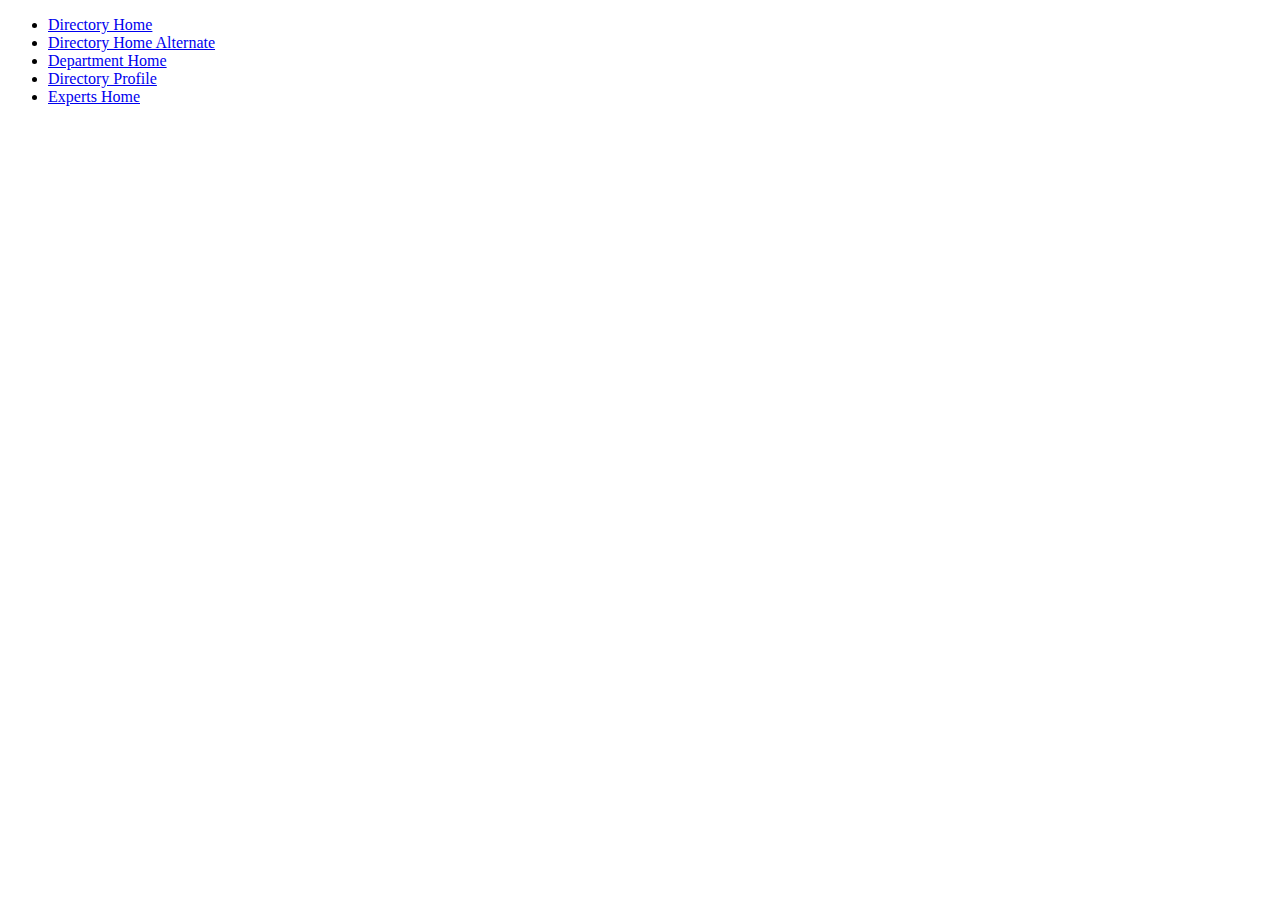
<file: index.html>
<!DOCTYPE html>
<html lang="en">
<head>
    <meta charset="UTF-8">
    <meta http-equiv="X-UA-Compatible" content="IE=edge">
    <meta name="viewport" content="width=device-width, initial-scale=1.0">
    <title>NatSci Directory</title>
</head>
<body>
    <ul>
        <li><a href="directoryHome.html">Directory Home</a></li>
        <li><a href="directoryHome2.html">Directory Home Alternate</a></li>
        <li><a href="deptHome.html">Department Home</a></li>
        <li><a href="directoryProfile.html">Directory Profile</a></li>
        <li><a href="expertsHome.html">Experts Home</a></li>
    </ul>
</body>
</html>
</file>
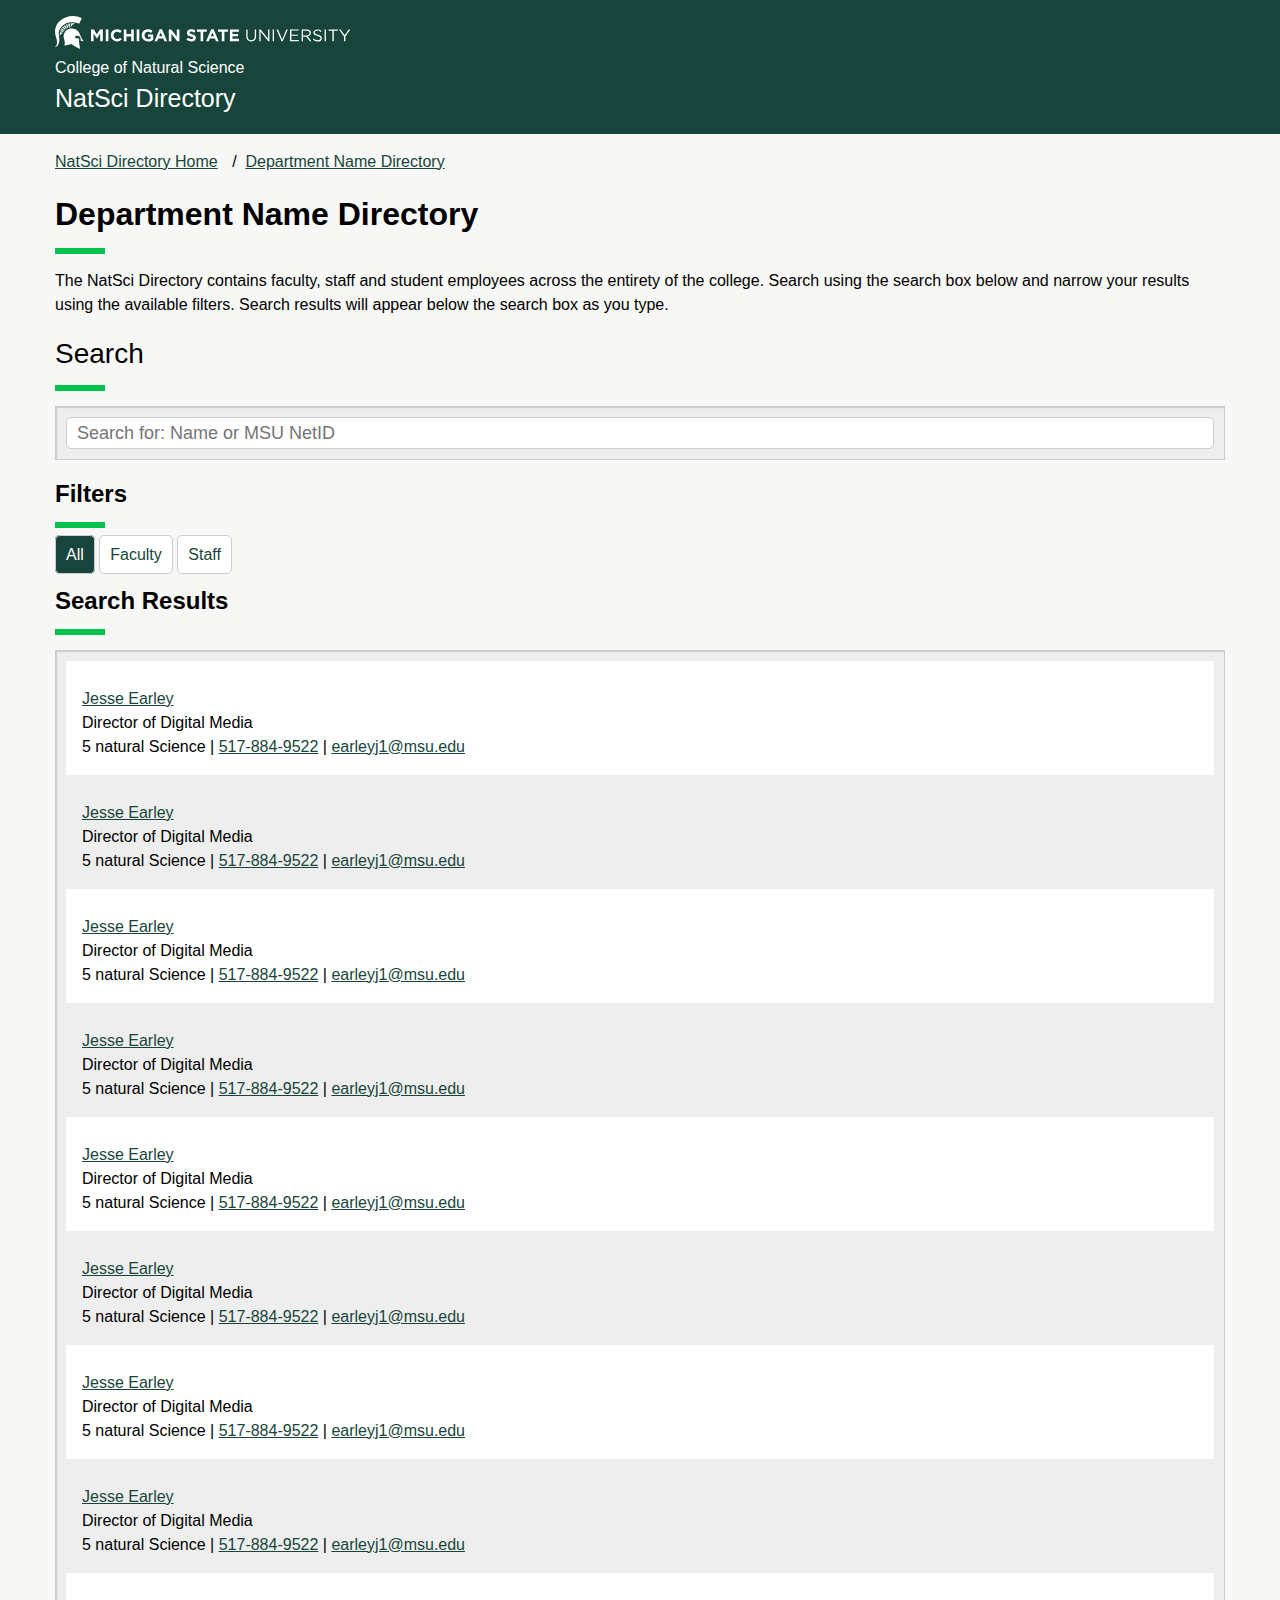
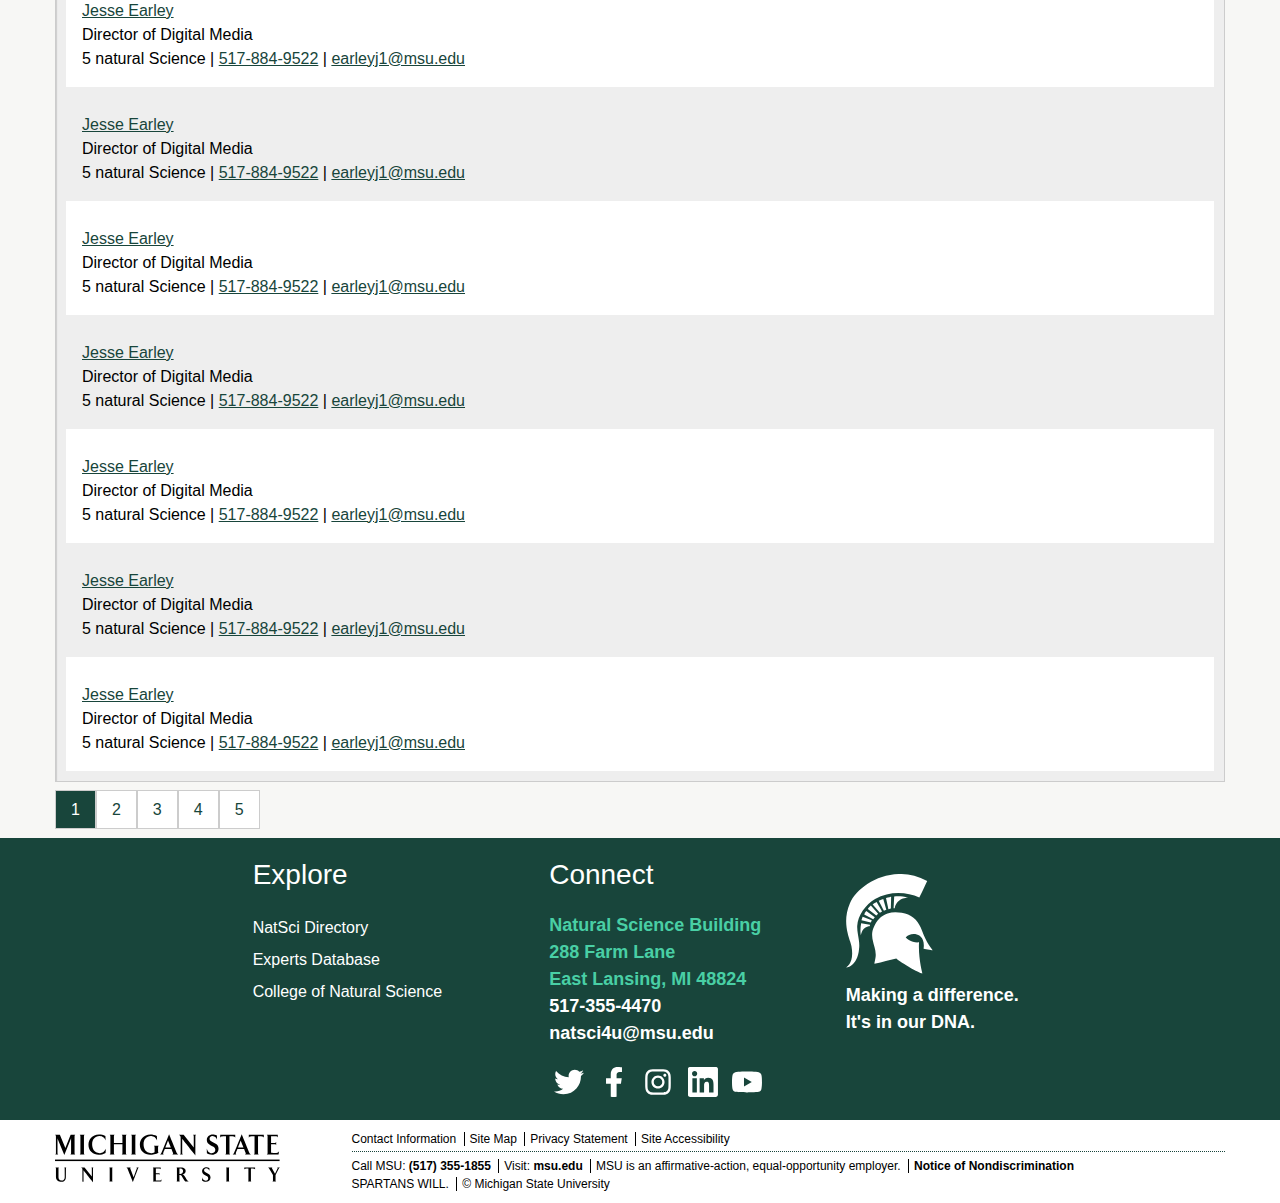
<file: deptHome.html>
<!DOCTYPE html>
<html lang="en">
    <head>
        <meta charset="utf-8">
        <meta http-equiv="X-UA-Compatible" content="IE=edge">
        <title>Department Directory Home</title>
        <meta name="description" content="">
        <meta name="viewport" content="width=device-width, initial-scale=1">
        <link rel="stylesheet" href="css/styles.min.css">
        <style>
            body{
                font-size: 16px;
            }

            .filter{
                background: #fff;
                text-decoration: none;
                color: #18453b;
                padding: 1rem; 
                border-radius: 5px;
                border: 1px solid #ccc;
            }

            .filter:hover{
                background: #18453b;
                color: #fff;
            }

            .filter-selected{
                background: #18453b;
                color: #fff;
            }
        </style>
    </head>
    <body>
        <header>
            <section id="MSUHeader">
                <div class="wrapperContainer">
                    <div class="msuHeader__wordmark">
                        <svg viewBox="0 0 296 33" version="1.1" xmlns="http://www.w3.org/2000/svg" xmlns:xlink="http://www.w3.org/1999/xlink">
                            <defs>
                                <polygon points="0 33.7792208 295.3 33.7792208 295.3 0.89812987 0 0.89812987"></polygon>
                            </defs>
                            <g stroke="none" stroke-width="1" fill="none" fill-rule="evenodd">
                                <g transform="translate(-306.000000, -383.000000)">
                                    <g transform="translate(83.000000, 328.000000)">
                                        <g>
                                            <g transform="translate(223.000000, 54.000000)">
                                                <g transform="translate(0.000000, 0.095675)">
                                                    <path d="M55.7998,20.2675325 C55.7998,16.8896104 58.2998,14.1077922 61.9998,14.1077922 C64.1998,14.1077922 65.5998,14.8032468 66.6998,15.8961039 L64.9998,17.8831169 C64.0998,17.0883117 63.0998,16.5915584 61.9998,16.5915584 C59.9998,16.5915584 58.4998,18.2805195 58.4998,20.2675325 C58.4998,22.2545455 59.8998,23.9435065 61.9998,23.9435065 C63.3998,23.9435065 64.1998,23.4467532 65.0998,22.5525974 L66.7998,24.2415584 C65.5998,25.5331169 64.1998,26.3279221 61.8998,26.3279221 C58.3998,26.3279221 55.7998,23.6454545 55.7998,20.2675325 Z" ></path>
                                                    <polygon points="68.7998 14.3064935 71.3998 14.3064935 71.3998 18.975974 76.1998 18.975974 76.1998 14.3064935 78.7998 14.3064935 78.7998 26.1292208 76.1998 26.1292208 76.1998 21.3603896 71.3998 21.3603896 71.3998 26.1292208 68.7998 26.1292208"></polygon>
                                                    <mask>
                                                        <use xlink:href="#path-1"></use>
                                                    </mask>
                                                    <g></g>
                                                    <polygon  points="81.7 26.1292208 84.3 26.1292208 84.3 14.3064935 81.7 14.3064935"></polygon>
                                                    <path d="M86.7002,20.2675325 L86.7002,20.2675325 C86.7002,16.8896104 89.3002,14.1077922 92.9002,14.1077922 C95.0002,14.1077922 96.3002,14.7038961 97.6002,15.6974026 L96.0002,17.7837662 C95.1002,16.988961 94.3002,16.5915584 92.9002,16.5915584 C91.0002,16.5915584 89.5002,18.2805195 89.5002,20.2675325 C89.5002,22.4532468 91.0002,24.0428571 93.1002,24.0428571 C94.1002,24.0428571 94.9002,23.8441558 95.6002,23.3474026 L95.6002,21.6584416 L93.0002,21.6584416 L93.0002,19.3733766 L98.2002,19.3733766 L98.2002,24.5396104 C97.0002,25.5331169 95.3002,26.4272727 93.1002,26.4272727 C89.3002,26.3279221 86.7002,23.7448052 86.7002,20.2675325"  ></path>
                                                    <path d="M107.2998,21.261039 L105.6998,17.3863636 L104.0998,21.261039 L107.2998,21.261039 Z M104.5998,14.2071429 L106.9998,14.2071429 L112.0998,26.1292208 L109.3998,26.1292208 L108.2998,23.4467532 L103.2998,23.4467532 L102.1998,26.1292208 L99.4998,26.1292208 L104.5998,14.2071429 Z"  ></path>
                                                    <polygon  points="113.7998 14.3064935 116.1998 14.3064935 121.7998 21.5590909 121.7998 14.3064935 124.3998 14.3064935 124.3998 26.1292208 122.1998 26.1292208 116.3998 18.5785714 116.3998 26.1292208 113.7998 26.1292208"></polygon>
                                                    <path d="M131.3999,24.4404584 L132.8999,22.5527961 C133.9999,23.4469519 135.0999,23.9437052 136.4999,23.9437052 C137.5999,23.9437052 138.1999,23.5463026 138.1999,22.8498545 C138.1999,22.1553935 137.7999,21.8563481 135.7999,21.3595948 C133.3999,20.7644844 131.8999,20.0690299 131.8999,17.7839649 C131.8999,15.5982506 133.5999,14.2073416 136.0999,14.2073416 C137.7999,14.2073416 139.2999,14.7040948 140.4999,15.6976013 L139.0999,17.6846143 C137.9999,16.9891597 136.9999,16.4924065 135.9999,16.4924065 C134.9999,16.4924065 134.4999,16.9891597 134.4999,17.485913 C134.4999,18.2807182 134.9999,18.4794195 137.0999,19.0755234 C139.4999,19.6716273 140.8999,20.5657831 140.8999,22.6521468 C140.8999,25.0365623 139.0999,26.3271273 136.4999,26.3271273 C134.5999,26.3271273 132.7999,25.7320169 131.3999,24.4404584"  ></path>
                                                    <polygon  points="145.5 16.6908097 141.9 16.6908097 141.9 14.3063942 151.8 14.3063942 151.8 16.6908097 148.2 16.6908097 148.2 26.1291214 145.6 26.1291214 145.6 16.6908097"></polygon>
                                                    <path d="M159,21.261039 L157.4,17.3863636 L155.8,21.261039 L159,21.261039 Z M156.2,14.2071429 L158.6,14.2071429 L163.7,26.1292208 L161,26.1292208 L159.9,23.4467532 L154.9,23.4467532 L153.8,26.1292208 L151.1,26.1292208 L156.2,14.2071429 Z"  ></path>
                                                    <polygon  points="166.7002 16.6908097 163.0992 16.6908097 163.0992 14.3063942 173.0002 14.3063942 173.0002 16.6908097 169.4002 16.6908097 169.4002 26.1291214 166.8002 26.1291214 166.8002 16.6908097"></polygon>
                                                    <polygon  points="174.9004 14.3064935 183.9004 14.3064935 183.9004 16.5915584 177.5004 16.5915584 177.5004 18.975974 183.0994 18.975974 183.0994 21.261039 177.5004 21.261039 177.5004 23.7448052 184.0004 23.7448052 184.0004 26.0298701 174.9004 26.0298701"></polygon>
                                                    <path d="M191.2998,21.261039 L191.2998,14.4058442 L192.5998,14.4058442 L192.5998,21.1616883 C192.5998,23.7448052 193.9998,25.1357143 196.1998,25.1357143 C198.4008,25.1357143 199.7998,23.8441558 199.7998,21.261039 L199.7998,14.4058442 L201.0998,14.4058442 L201.0998,21.1616883 C201.0998,24.638961 199.0998,26.4272727 196.0998,26.4272727 C193.2998,26.3279221 191.2998,24.5396104 191.2998,21.261039"  ></path>
                                                    <polygon  points="204.2998 14.3064935 205.5998 14.3064935 213.0998 23.7448052 213.0998 14.3064935 214.4008 14.3064935 214.4008 26.1292208 213.2998 26.1292208 205.5998 16.3928571 205.5998 26.1292208 204.2998 26.1292208"></polygon>
                                                    <polygon  points="217.7 26.1292208 219 26.1292208 219 14.3064935 217.7 14.3064935"></polygon>
                                                    <polygon  points="221.5 14.3064935 223 14.3064935 227.2 24.4402597 231.4 14.3064935 232.8 14.3064935 227.7 26.2285714 226.5 26.2285714"></polygon>
                                                    <polygon  points="235.0996 14.3064935 243.7006 14.3064935 243.7006 15.4987013 236.4006 15.4987013 236.4006 19.5720779 242.9006 19.5720779 242.9006 20.7642857 236.4006 20.7642857 236.4006 24.937013 243.7006 24.937013 243.7006 26.1292208 234.9996 26.1292208 234.9996 14.3064935"></polygon>
                                                    <path d="M251.5,20.3664857 C253.3,20.3664857 254.6,19.4733234 254.6,17.9830636 C254.6,16.4928039 253.5,15.6970052 251.6,15.6970052 L247.9,15.6970052 L247.9,20.4668299 L251.5,20.4668299 L251.5,20.3664857 Z M246.5,14.3060961 L251.6,14.3060961 C253.1,14.3060961 254.2,14.7034987 255,15.4992974 C255.6,16.0944078 255.9,16.889213 255.9,17.7833688 C255.9,19.7703818 254.5,20.863239 252.7,21.2606416 L256.4,26.1298169 L254.8,26.1298169 L251.4,21.5586935 L248,21.5586935 L248,26.1298169 L246.7,26.1298169 L246.7,14.3060961 L246.5,14.3060961 Z"  ></path>
                                                    <path d="M257.9004,24.4404584 L258.7004,23.4469519 C259.9004,24.5398091 261.0994,25.135913 262.7994,25.135913 C264.4004,25.135913 265.5004,24.3401143 265.5004,23.1489 C265.5004,22.0560429 264.9004,21.459939 262.4004,20.8628416 C259.7004,20.2677312 258.4004,19.3725818 258.4004,17.485913 C258.4004,15.5982506 260.0004,14.3066922 262.2994,14.3066922 C264.0004,14.3066922 265.2994,14.8034455 266.5004,15.7969519 L265.7004,16.7904584 C264.5994,15.8963026 263.5004,15.4989 262.2994,15.4989 C260.7994,15.4989 259.7994,16.2937052 259.7994,17.3865623 C259.7994,18.4794195 260.4004,19.174874 263.0004,19.6716273 C265.7004,20.2677312 266.9004,21.161887 266.9004,23.0495494 C266.9004,25.0365623 265.2004,26.4274714 262.7994,26.4274714 C260.9004,26.3271273 259.2994,25.7320169 257.9004,24.4404584"  ></path>
                                                    <polygon  points="269.6 26.1292208 270.901 26.1292208 270.901 14.3064935 269.6 14.3064935"></polygon>
                                                    <polygon  points="277.5 15.5978532 273.5 15.5978532 273.5 14.4056455 282.8 14.4056455 282.8 15.5978532 278.8 15.5978532 278.8 26.2283727 277.4 26.2283727 277.4 15.5978532"></polygon>
                                                    <polygon  points="289 21.459939 284.1 14.3066922 285.7 14.3066922 289.7 20.2677312 293.7 14.3066922 295.3 14.3066922 290.4 21.459939 290.4 26.1294195 289 26.1294195"></polygon>
                                                    <path d="M26.7998,3.17902208 C26.7998,3.17902208 25.0998,6.8549961 24.1998,8.64330779 C19.8998,6.65629481 14.2998,6.45759351 9.5998,9.14006104 C6.4998,11.0277234 3.8998,14.4056455 3.6998,18.0816195 C3.5998,20.4660351 4.6998,23.1494961 4.2998,25.6332623 C4.1998,26.9238273 3.8998,28.2153857 3.2998,29.3082429 C2.4998,30.6007948 1.5998,31.6926584 -0.000200000002,31.7920091 C0.2998,31.3946065 2.7998,30.2023987 1.7998,24.738113 C1.3998,22.5523987 -1.6002,17.1874636 1.2998,10.5309701 C3.9998,4.37122987 15.3998,-2.88136753 26.7998,3.17902208"  ></path>
                                                    <path d="M13.7002,13.9091903 C15.2002,13.412437 16.8002,13.412437 18.4002,13.710489 C21.4002,14.2072422 23.6002,15.9955539 24.7002,18.6780214 C25.8002,21.4598396 26.6002,23.6455539 28.6002,26.0299695 C28.7002,26.1293201 25.6002,25.5332162 25.6002,25.5332162 C26.4002,20.0689305 21.2002,19.8702292 19.7002,21.8572422 C20.8002,23.04945 22.6002,23.6455539 24.1002,23.4468526 C23.8002,28.9111383 25.3002,33.7793201 25.2002,33.7793201 C24.0002,33.5806188 18.3002,30.3020474 16.6002,28.8117877 C14.2002,29.2091903 12.2002,30.1033461 9.4002,30.5007487 C9.3002,30.5007487 9.9002,28.4143851 9.8002,27.4208786 C9.8002,24.5397097 7.6002,21.8572422 9.2002,18.3799695 C10.1002,16.1942552 11.5002,14.7039955 13.7002,13.9091903"  ></path>
                                                    <path d="M15.7002,12.2200305 L16.1002,12.2200305 C16.1002,12.0213292 16.3002,10.6304201 17.5002,9.73626429 C18.8002,8.64340714 20.5002,8.74275779 20.5002,8.74275779 C18.8002,8.24600455 17.1002,8.1466539 15.9002,8.34535519 L15.7002,12.2200305 Z"  ></path>
                                                    <path d="M5,17.187563 C4.7,18.7771734 4.7,20.3667838 4.9,21.161589 C4.9,21.161589 5.1,19.7706799 5.9,18.9758747 C6.6,18.2804201 7.5,18.1810695 7.8,18.1810695 C7.8,18.1810695 8,17.6843162 7.9,17.6843162 L5,17.187563 Z"  ></path>
                                                    <path d="M8.2002,16.8897097 C8.3002,16.6910084 8.4002,16.4923071 8.5002,16.1942552 L5.5002,15.0020474 C5.3002,15.39945 5.2002,15.8962032 5.1002,16.1942552 L8.2002,16.8897097 Z"  ></path>
                                                    <path d="M9,15.7967532 L9.5,15.2006494 L6.7,13.1142857 C6.4,13.4123377 6.2,13.8097403 6,14.3064935 L9,15.7967532 Z"  ></path>
                                                    <path d="M10,14.6043468 L10.6,14.0082429 L8.2,11.3257753 C7.7,11.8225286 7.5,12.0212299 7.2,12.4186325 L10,14.6043468 Z"  ></path>
                                                    <path d="M11.2002,13.7102903 L11.9002,13.3128877 L10.1002,10.1336669 C9.5002,10.4317188 9.0002,10.7297708 8.8002,10.9284721 L11.2002,13.7102903 Z"  ></path>
                                                    <path d="M12.5,13.0151338 L13.3,12.7170818 L12.3,9.14045844 C11.7,9.33915974 11,9.63721169 10.8,9.73656234 L12.5,13.0151338 Z"  ></path>
                                                    <path d="M14,12.5183805 L14.8,12.3196792 L14.9,8.4450039 C14.9,8.4450039 14,8.64370519 13.2,8.84240649 L14,12.5183805 Z"  ></path>
                                                    <polygon  points="36 14.3064935 38.8 14.3064935 41.9 19.274026 45 14.3064935 47.8 14.3064935 47.8 26.1292208 45.2 26.1292208 45.2 18.3798701 42 23.4467532 41.9 23.4467532 38.6 18.4792208 38.6 26.1292208 36 26.1292208"></polygon>
                                                    <polygon  points="50.8 26.1292208 53.4 26.1292208 53.4 14.3064935 50.8 14.3064935"></polygon>
                                                </g>
                                            </g>
                                        </g>
                                    </g>
                                </g>
                            </g>
                        </svg>
                     </div>
                </div>
            </section>

            <section id="CollegeHeader">
                <div class="wrapperContainer">
                    <div class="collegeHeader__masthead">
                        <div class="collegeHeader__collegeName">
                            <a class="collegeHeader__collegeLink" href="https://natsci.msu.edu" title="NatSci website">College of Natural Science</a>
                        </div>
                        <div class="collegeHeader__appName">
                            <a class="collegeHeader__appLink" href="#" title="Home">NatSci Directory</a>
                        </div>
                    </div>
                </div>
            </section>
        </header>

        <main>
            <section id="directoryBreadcrumb">
                <div class="wrapperContainer">
                    <div class="well-breadcrumb">
                        <nav aria-label="Breadcrumb" class="breadcrumb">
                            <ol>
                                <li>
                                    <a href="directoryHome.html">NatSci Directory Home</a>
                                </li>
                                <li>
                                    <a href="#" aria-current="location">Department Name Directory</a>
                                </li>
                            </ol>
                        </nav>
                    </div>
                </div>
            </section>

            <section id="Intro">
                <div class="wrapperContainer">
                    <div class="directoryContent__intro">
                        <h1>Department Name Directory</h1>
                        <p>The NatSci Directory contains faculty, staff and student employees across the entirety of the college. Search using the search box below and narrow your results using the available filters. Search results will appear below the search box as you type.</p>
                    </div>
                </div>
            </section>
                
            <section id="Search">
                <div class="wrapperContainer">
                    <div class="directoryContent__search">
                        <h2>Search</h2>
                        <div class="well well-inset">
                            <input type="text" id="HomeSearch" placeholder="Search for: Name or MSU NetID">            
                        </div>
                    </div>
                </div>
            </section>

            <section id="Filters">
                <div class="wrapperContainer">
                    <div class="directoryContent__filters" style="grid-column: 1/-1;">
                        <h3>Filters</h2>
              
                            <a href="#" class="filter filter-selected">All</a> <a href="#" class="filter">Faculty</a> <a href="#" class="filter">Staff</a>
                    
                    </div>
                </div>
            </section>

            <section id="Results">
                <div class="wrapperContainer">
                    <div class="directoryContent__results" style="grid-column: 1/-1;">
                        <h3>Search Results</h3>
                        <div class="well well-inset">
                            <div class="directoryContent__person">
                                <div class="directoryContent__personName"><a href="directoryProfile.html">Jesse Earley</a></div>
                                <div class="directoryContent__personTitle">Director of Digital Media</div>
                                <div class="directoryContent__personContact">5 natural Science | <a href="tel:5178849522">517-884-9522</a> | <a href="mailto:earleyj1@msu.edu">earleyj1@msu.edu</a></div>
                            </div>
                            <div class="directoryContent__person">
                                <div class="directoryContent__personName"><a href="directoryProfile.html">Jesse Earley</a></div>
                                <div class="directoryContent__personTitle">Director of Digital Media</div>
                                <div class="directoryContent__personContact">5 natural Science | <a href="tel:5178849522">517-884-9522</a> | <a href="mailto:earleyj1@msu.edu">earleyj1@msu.edu</a></div>
                            </div>
                            <div class="directoryContent__person">
                                <div class="directoryContent__personName"><a href="directoryProfile.html">Jesse Earley</a></div>
                                <div class="directoryContent__personTitle">Director of Digital Media</div>
                                <div class="directoryContent__personContact">5 natural Science | <a href="tel:5178849522">517-884-9522</a> | <a href="mailto:earleyj1@msu.edu">earleyj1@msu.edu</a></div>
                            </div>
                            <div class="directoryContent__person">
                                <div class="directoryContent__personName"><a href="directoryProfile.html">Jesse Earley</a></div>
                                <div class="directoryContent__personTitle">Director of Digital Media</div>
                                <div class="directoryContent__personContact">5 natural Science | <a href="tel:5178849522">517-884-9522</a> | <a href="mailto:earleyj1@msu.edu">earleyj1@msu.edu</a></div>
                            </div>
                            <div class="directoryContent__person">
                                <div class="directoryContent__personName"><a href="directoryProfile.html">Jesse Earley</a></div>
                                <div class="directoryContent__personTitle">Director of Digital Media</div>
                                <div class="directoryContent__personContact">5 natural Science | <a href="tel:5178849522">517-884-9522</a> | <a href="mailto:earleyj1@msu.edu">earleyj1@msu.edu</a></div>
                            </div>
                            <div class="directoryContent__person">
                                <div class="directoryContent__personName"><a href="directoryProfile.html">Jesse Earley</a></div>
                                <div class="directoryContent__personTitle">Director of Digital Media</div>
                                <div class="directoryContent__personContact">5 natural Science | <a href="tel:5178849522">517-884-9522</a> | <a href="mailto:earleyj1@msu.edu">earleyj1@msu.edu</a></div>
                            </div>
                            <div class="directoryContent__person">
                                <div class="directoryContent__personName"><a href="directoryProfile.html">Jesse Earley</a></div>
                                <div class="directoryContent__personTitle">Director of Digital Media</div>
                                <div class="directoryContent__personContact">5 natural Science | <a href="tel:5178849522">517-884-9522</a> | <a href="mailto:earleyj1@msu.edu">earleyj1@msu.edu</a></div>
                            </div>
                            <div class="directoryContent__person">
                                <div class="directoryContent__personName"><a href="directoryProfile.html">Jesse Earley</a></div>
                                <div class="directoryContent__personTitle">Director of Digital Media</div>
                                <div class="directoryContent__personContact">5 natural Science | <a href="tel:5178849522">517-884-9522</a> | <a href="mailto:earleyj1@msu.edu">earleyj1@msu.edu</a></div>
                            </div>
                            <div class="directoryContent__person">
                                <div class="directoryContent__personName"><a href="directoryProfile.html">Jesse Earley</a></div>
                                <div class="directoryContent__personTitle">Director of Digital Media</div>
                                <div class="directoryContent__personContact">5 natural Science | <a href="tel:5178849522">517-884-9522</a> | <a href="mailto:earleyj1@msu.edu">earleyj1@msu.edu</a></div>
                            </div>
                            <div class="directoryContent__person">
                                <div class="directoryContent__personName"><a href="directoryProfile.html">Jesse Earley</a></div>
                                <div class="directoryContent__personTitle">Director of Digital Media</div>
                                <div class="directoryContent__personContact">5 natural Science | <a href="tel:5178849522">517-884-9522</a> | <a href="mailto:earleyj1@msu.edu">earleyj1@msu.edu</a></div>
                            </div>
                            <div class="directoryContent__person">
                                <div class="directoryContent__personName"><a href="directoryProfile.html">Jesse Earley</a></div>
                                <div class="directoryContent__personTitle">Director of Digital Media</div>
                                <div class="directoryContent__personContact">5 natural Science | <a href="tel:5178849522">517-884-9522</a> | <a href="mailto:earleyj1@msu.edu">earleyj1@msu.edu</a></div>
                            </div>
                            <div class="directoryContent__person">
                                <div class="directoryContent__personName"><a href="directoryProfile.html">Jesse Earley</a></div>
                                <div class="directoryContent__personTitle">Director of Digital Media</div>
                                <div class="directoryContent__personContact">5 natural Science | <a href="tel:5178849522">517-884-9522</a> | <a href="mailto:earleyj1@msu.edu">earleyj1@msu.edu</a></div>
                            </div>
                            <div class="directoryContent__person">
                                <div class="directoryContent__personName"><a href="directoryProfile.html">Jesse Earley</a></div>
                                <div class="directoryContent__personTitle">Director of Digital Media</div>
                                <div class="directoryContent__personContact">5 natural Science | <a href="tel:5178849522">517-884-9522</a> | <a href="mailto:earleyj1@msu.edu">earleyj1@msu.edu</a></div>
                            </div>
                            <div class="directoryContent__person">
                                <div class="directoryContent__personName"><a href="directoryProfile.html">Jesse Earley</a></div>
                                <div class="directoryContent__personTitle">Director of Digital Media</div>
                                <div class="directoryContent__personContact">5 natural Science | <a href="tel:5178849522">517-884-9522</a> | <a href="mailto:earleyj1@msu.edu">earleyj1@msu.edu</a></div>
                            </div>
                            <div class="directoryContent__person">
                                <div class="directoryContent__personName"><a href="directoryProfile.html">Jesse Earley</a></div>
                                <div class="directoryContent__personTitle">Director of Digital Media</div>
                                <div class="directoryContent__personContact">5 natural Science | <a href="tel:5178849522">517-884-9522</a> | <a href="mailto:earleyj1@msu.edu">earleyj1@msu.edu</a></div>
                            </div>
                        </div>
                        <nav role="navigation" aria-label="Pagination Navigation" class="pagination">
                            <ul>
                                <li><a href="#" class="selected" aria-label="Go to Results Page 1" title="Go to Results Page 1">1</a></li>
                                <li><a href="#" aria-label="Go to Results Page 2" title="Go to Results Page 2">2</a></li>
                                <li><a href="#" aria-label="Go to Results Page 3" title="Go to Results Page 3">3</a></li>
                                <li><a href="#" aria-label="Go to Results Page 4" title="Go to Results Page 4">4</a></li>
                                <li><a href="#" aria-label="Go to Results Page 5" title="Go to Results Page 5">5</a></li>
                            </ul>
                        </nav>
                    </div>
                </div>
            </section>
        </main>

        <footer>
            <section id="PreFooter" class="preFooter">
                <div class="wrapperContainer">
                    <div class="preFooter__explore">
                        <h2>Explore</h2>
                        <ul>
                            <li><a href="#">NatSci Directory</a></li>
                            <li><a href="#">Experts Database</a></li>
                            <li><a href="#">College of Natural Science</a></li>
                        </ul>
                    </div>
                    <div class="preFooter__connect">
                        <h2>Connect</h2>
                        <address>
                            <span>Natural Science Building</span><br>
                            <span>288 Farm Lane</span><br>
                            <span>East Lansing, MI 48824</span><br>
                            <span class="departmentFooter__phone"><a href="tel:517-355-4470">517-355-4470</a></span><br />
                            <span class="department__email"><a href="mailto:natsci4u@msu.edu">natsci4u@msu.edu</a></span>
                        </address>

                        <ul>
                            <li>
                                <!--Twitter-->
                                <a href="https://twitter.com/MSUNatSci" title="Twitter">
                                    <svg height="100%" version="1.1" viewBox="0 0 512 512" width="100%" xml:space="preserve" xmlns="http://www.w3.org/2000/svg" xmlns:serif="http://www.serif.com/" xmlns:xlink="http://www.w3.org/1999/xlink">
                                        <path d="M161.014,464.013c193.208,0 298.885,-160.071 298.885,-298.885c0,-4.546 0,-9.072 -0.307,-13.578c20.558,-14.871 38.305,-33.282 52.408,-54.374c-19.171,8.495 -39.51,14.065 -60.334,16.527c21.924,-13.124 38.343,-33.782 46.182,-58.102c-20.619,12.235 -43.18,20.859 -66.703,25.498c-19.862,-21.121 -47.602,-33.112 -76.593,-33.112c-57.682,0 -105.145,47.464 -105.145,105.144c0,8.002 0.914,15.979 2.722,23.773c-84.418,-4.231 -163.18,-44.161 -216.494,-109.752c-27.724,47.726 -13.379,109.576 32.522,140.226c-16.715,-0.495 -33.071,-5.005 -47.677,-13.148l0,1.331c0.014,49.814 35.447,93.111 84.275,102.974c-15.464,4.217 -31.693,4.833 -47.431,1.802c13.727,42.685 53.311,72.108 98.14,72.95c-37.19,29.227 -83.157,45.103 -130.458,45.056c-8.358,-0.016 -16.708,-0.522 -25.006,-1.516c48.034,30.825 103.94,47.18 161.014,47.104" style="fill-rule:nonzero;"/>
                                    </svg>
                                </a>
                            </li>
                            <li>
                                <!--Facebook-->
                                <a href="https://www.facebook.com/MSUNatSci" title="Facebook">
                                    <svg height="100%" version="1.1" viewBox="0 0 512 512" width="100%" xml:space="preserve" xmlns="http://www.w3.org/2000/svg" xmlns:serif="http://www.serif.com/" xmlns:xlink="http://www.w3.org/1999/xlink">
                                        <path d="M374.244,285.825l14.105,-91.961l-88.233,0l0,-59.677c0,-25.159 12.325,-49.682 51.845,-49.682l40.116,0l0,-78.291c0,0 -36.407,-6.214 -71.213,-6.214c-72.67,0 -120.165,44.042 -120.165,123.775l0,70.089l-80.777,0l0,91.961l80.777,0l0,222.31c16.197,2.541 32.798,3.865 49.709,3.865c16.911,0 33.511,-1.324 49.708,-3.865l0,-222.31l74.128,0Z" style="fill-rule:nonzero;"/>
                                    </svg>
                                </a>
                            </li>
                            <li>
                                <!--Instagram-->
                                <a href="https://www.instagram.com/msunatsci/" title="Instagram">
                                    <svg height="100%" version="1.1" viewBox="0 0 600 600" width="100%" xml:space="preserve" xmlns="http://www.w3.org/2000/svg" xmlns:serif="http://www.serif.com/" xmlns:xlink="http://www.w3.org/1999/xlink">
                                        <g transform="matrix(1.01619,0,0,1.01619,44,43.8384)">
                                            <path d="M251.921,0.159C183.503,0.159 174.924,0.449 148.054,1.675C121.24,2.899 102.927,7.157 86.902,13.385C70.336,19.823 56.287,28.437 42.282,42.442C28.277,56.447 19.663,70.496 13.225,87.062C6.997,103.086 2.739,121.399 1.515,148.213C0.289,175.083 0,183.662 0,252.08C0,320.497 0.289,329.076 1.515,355.946C2.739,382.76 6.997,401.073 13.225,417.097C19.663,433.663 28.277,447.712 42.282,461.718C56.287,475.723 70.336,484.337 86.902,490.775C102.927,497.002 121.24,501.261 148.054,502.484C174.924,503.71 183.503,504 251.921,504C320.338,504 328.917,503.71 355.787,502.484C382.601,501.261 400.914,497.002 416.938,490.775C433.504,484.337 447.553,475.723 461.559,461.718C475.564,447.712 484.178,433.663 490.616,417.097C496.843,401.073 501.102,382.76 502.325,355.946C503.551,329.076 503.841,320.497 503.841,252.08C503.841,183.662 503.551,175.083 502.325,148.213C501.102,121.399 496.843,103.086 490.616,87.062C484.178,70.496 475.564,56.447 461.559,42.442C447.553,28.437 433.504,19.823 416.938,13.385C400.914,7.157 382.601,2.899 355.787,1.675C328.917,0.449 320.338,0.159 251.921,0.159ZM251.921,45.551C319.186,45.551 327.154,45.807 353.718,47.019C378.28,48.14 391.619,52.244 400.496,55.693C412.255,60.263 420.647,65.723 429.462,74.538C438.278,83.353 443.737,91.746 448.307,103.504C451.757,112.381 455.861,125.72 456.981,150.282C458.193,176.846 458.45,184.814 458.45,252.08C458.45,319.345 458.193,327.313 456.981,353.877C455.861,378.439 451.757,391.778 448.307,400.655C443.737,412.414 438.278,420.806 429.462,429.621C420.647,438.437 412.255,443.896 400.496,448.466C391.619,451.916 378.28,456.02 353.718,457.14C327.158,458.352 319.191,458.609 251.921,458.609C184.65,458.609 176.684,458.352 150.123,457.14C125.561,456.02 112.222,451.916 103.345,448.466C91.586,443.896 83.194,438.437 74.378,429.621C65.563,420.806 60.103,412.414 55.534,400.655C52.084,391.778 47.98,378.439 46.859,353.877C45.647,327.313 45.391,319.345 45.391,252.08C45.391,184.814 45.647,176.846 46.859,150.282C47.98,125.72 52.084,112.381 55.534,103.504C60.103,91.746 65.563,83.353 74.378,74.538C83.194,65.723 91.586,60.263 103.345,55.693C112.222,52.244 125.561,48.14 150.123,47.019C176.687,45.807 184.655,45.551 251.921,45.551Z"/>
                                            <path d="M251.921,336.053C205.543,336.053 167.947,298.457 167.947,252.08C167.947,205.702 205.543,168.106 251.921,168.106C298.298,168.106 335.894,205.702 335.894,252.08C335.894,298.457 298.298,336.053 251.921,336.053ZM251.921,122.715C180.474,122.715 122.556,180.633 122.556,252.08C122.556,323.526 180.474,381.444 251.921,381.444C323.367,381.444 381.285,323.526 381.285,252.08C381.285,180.633 323.367,122.715 251.921,122.715Z"/>
                                            <path d="M416.627,117.604C416.627,134.3 403.092,147.834 386.396,147.834C369.701,147.834 356.166,134.3 356.166,117.604C356.166,100.908 369.701,87.374 386.396,87.374C403.092,87.374 416.627,100.908 416.627,117.604Z"/>
                                        </g>
                                    </svg>
                                </a>
                            </li>
                            <li>
                                <!--LinkedIn-->
                                <a href="https://www.linkedin.com/school/msucollegeofnatsci/" title="LinkedIn">
                                    <svg height="100%" version="1.1" viewBox="0 0 512 512" width="100%" xml:space="preserve" xmlns="http://www.w3.org/2000/svg" xmlns:serif="http://www.serif.com/" xmlns:xlink="http://www.w3.org/1999/xlink">
                                        <path d="M473.305,-1.353c20.88,0 37.885,16.533 37.885,36.926l0,438.251c0,20.393 -17.005,36.954 -37.885,36.954l-436.459,0c-20.839,0 -37.773,-16.561 -37.773,-36.954l0,-438.251c0,-20.393 16.934,-36.926 37.773,-36.926l436.459,0Zm-37.829,436.389l0,-134.034c0,-65.822 -14.212,-116.427 -91.12,-116.427c-36.955,0 -61.739,20.263 -71.867,39.476l-1.04,0l0,-33.411l-72.811,0l0,244.396l75.866,0l0,-120.878c0,-31.883 6.031,-62.773 45.554,-62.773c38.981,0 39.468,36.461 39.468,64.802l0,118.849l75.95,0Zm-284.489,-244.396l-76.034,0l0,244.396l76.034,0l0,-244.396Zm-37.997,-121.489c-24.395,0 -44.066,19.735 -44.066,44.047c0,24.318 19.671,44.052 44.066,44.052c24.299,0 44.026,-19.734 44.026,-44.052c0,-24.312 -19.727,-44.047 -44.026,-44.047Z" style="fill-rule:nonzero;"/>
                                    </svg>
                                </a>
                            </li>
                            <li>
                                <!--YouTube-->
                                <a href="https://www.youtube.com/user/MSUNaturalScience" title="YouTube">
                                    <svg height="100%" version="1.1" viewBox="0 0 512 512" width="100%" xml:space="preserve" xmlns="http://www.w3.org/2000/svg" xmlns:serif="http://www.serif.com/" xmlns:xlink="http://www.w3.org/1999/xlink">
                                        <path d="M501.303,132.765c-5.887,-22.03 -23.235,-39.377 -45.265,-45.265c-39.932,-10.7 -200.038,-10.7 -200.038,-10.7c0,0 -160.107,0 -200.039,10.7c-22.026,5.888 -39.377,23.235 -45.264,45.265c-10.697,39.928 -10.697,123.238 -10.697,123.238c0,0 0,83.308 10.697,123.232c5.887,22.03 23.238,39.382 45.264,45.269c39.932,10.696 200.039,10.696 200.039,10.696c0,0 160.106,0 200.038,-10.696c22.03,-5.887 39.378,-23.239 45.265,-45.269c10.696,-39.924 10.696,-123.232 10.696,-123.232c0,0 0,-83.31 -10.696,-123.238Zm-296.506,200.039l0,-153.603l133.019,76.802l-133.019,76.801Z" style="fill-rule:nonzero;"/>
                                    </svg>
                                </a>
                            </li>
                        </ul>
                    </div>

                    <div class="preFooter__promo">
                        <a href="https://natsci.msu.edu" title="NatSci website">
                            <svg viewBox="0 0 33 33" version="1.1" xmlns="http://www.w3.org/2000/svg" xmlns:xlink="http://www.w3.org/1999/xlink">
                                <g stroke="none" stroke-width="1" fill="none" fill-rule="evenodd">
                                    <g transform="translate(-306.000000, -383.000000)">
                                        <g transform="translate(83.000000, 328.000000)">
                                            <g transform="translate(223.000000, 54.000000)">
                                                <g transform="translate(0.000000, 0.095675)">
                                                    <path d="M26.7998,3.17902208 C26.7998,3.17902208 25.0998,6.8549961 24.1998,8.64330779 C19.8998,6.65629481 14.2998,6.45759351 9.5998,9.14006104 C6.4998,11.0277234 3.8998,14.4056455 3.6998,18.0816195 C3.5998,20.4660351 4.6998,23.1494961 4.2998,25.6332623 C4.1998,26.9238273 3.8998,28.2153857 3.2998,29.3082429 C2.4998,30.6007948 1.5998,31.6926584 -0.000200000002,31.7920091 C0.2998,31.3946065 2.7998,30.2023987 1.7998,24.738113 C1.3998,22.5523987 -1.6002,17.1874636 1.2998,10.5309701 C3.9998,4.37122987 15.3998,-2.88136753 26.7998,3.17902208"></path>
                                                    <path d="M13.7002,13.9091903 C15.2002,13.412437 16.8002,13.412437 18.4002,13.710489 C21.4002,14.2072422 23.6002,15.9955539 24.7002,18.6780214 C25.8002,21.4598396 26.6002,23.6455539 28.6002,26.0299695 C28.7002,26.1293201 25.6002,25.5332162 25.6002,25.5332162 C26.4002,20.0689305 21.2002,19.8702292 19.7002,21.8572422 C20.8002,23.04945 22.6002,23.6455539 24.1002,23.4468526 C23.8002,28.9111383 25.3002,33.7793201 25.2002,33.7793201 C24.0002,33.5806188 18.3002,30.3020474 16.6002,28.8117877 C14.2002,29.2091903 12.2002,30.1033461 9.4002,30.5007487 C9.3002,30.5007487 9.9002,28.4143851 9.8002,27.4208786 C9.8002,24.5397097 7.6002,21.8572422 9.2002,18.3799695 C10.1002,16.1942552 11.5002,14.7039955 13.7002,13.9091903"></path>
                                                    <path d="M15.7002,12.2200305 L16.1002,12.2200305 C16.1002,12.0213292 16.3002,10.6304201 17.5002,9.73626429 C18.8002,8.64340714 20.5002,8.74275779 20.5002,8.74275779 C18.8002,8.24600455 17.1002,8.1466539 15.9002,8.34535519 L15.7002,12.2200305 Z"></path>
                                                    <path d="M9,15.7967532 L9.5,15.2006494 L6.7,13.1142857 C6.4,13.4123377 6.2,13.8097403 6,14.3064935 L9,15.7967532 Z"></path>
                                                    <path d="M10,14.6043468 L10.6,14.0082429 L8.2,11.3257753 C7.7,11.8225286 7.5,12.0212299 7.2,12.4186325 L10,14.6043468 Z"  ></path>
                                                    <path d="M11.2002,13.7102903 L11.9002,13.3128877 L10.1002,10.1336669 C9.5002,10.4317188 9.0002,10.7297708 8.8002,10.9284721 L11.2002,13.7102903 Z"></path>
                                                    <path d="M12.5,13.0151338 L13.3,12.7170818 L12.3,9.14045844 C11.7,9.33915974 11,9.63721169 10.8,9.73656234 L12.5,13.0151338 Z"></path>
                                                    <path d="M14,12.5183805 L14.8,12.3196792 L14.9,8.4450039 C14.9,8.4450039 14,8.64370519 13.2,8.84240649 L14,12.5183805 Z"></path>
                                                    <path d="M8.2002,16.8897097 C8.3002,16.6910084 8.4002,16.4923071 8.5002,16.1942552 L5.5002,15.0020474 C5.3002,15.39945 5.2002,15.8962032 5.1002,16.1942552 L8.2002,16.8897097 Z"></path>
                                                    <path d="M5,17.187563 C4.7,18.7771734 4.7,20.3667838 4.9,21.161589 C4.9,21.161589 5.1,19.7706799 5.9,18.9758747 C6.6,18.2804201 7.5,18.1810695 7.8,18.1810695 C7.8,18.1810695 8,17.6843162 7.9,17.6843162 L5,17.187563 Z"></path>
                                                </g>
                                            </g>
                                        </g>
                                    </g>
                                </g>
                            </svg>
                            <p>Making a difference.<br />
                            It's in our DNA.</p>
                        </a>
                    </div>
                
                </div>
            </section>

            <section id="MsuFooter" class="msuFooter">
                <div class="wrapperContainer">
                    <div class="msuFooter__wordmark">
                        <a href="https://www.msu.edu" title="Michigan State University">
                            <svg version="1.1" id="MSUWordmarkFooter" class="msuFooter__svg" xmlns="http://www.w3.org/2000/svg" xmlns:xlink="http://www.w3.org/1999/xlink" x="0px" y="0px"
                            width="264.75px" height="56.391px" viewBox="0 0 264.75 56.391" enable-background="new 0 0 264.75 56.391" xml:space="preserve">
                            <pattern  x="-28.595" y="-25.554" width="69" height="69" patternUnits="userSpaceOnUse" id="Unnamed_Pattern" viewBox="2.125 -70.896 69 69" overflow="visible">
                                <g>
                                    <polygon points="71.125,-1.896 2.125,-1.896 2.125,-70.896 71.125,-70.896 		"/>
                                    <polygon points="71.125,-1.896 2.125,-1.896 2.125,-70.896 71.125,-70.896 		"/>
                                    <g>
                                        <path d="M61.772-71.653c0.018,0.072,0.007,0.127-0.026,0.19c-0.053,0.101-0.112,0.062-0.165,0.128
                                            c-0.05,0.062-0.099,0.276-0.079,0.362c-0.169,0.058-0.01,0.227-0.015,0.35c-0.002,0.05-0.041,0.105-0.045,0.161
                                            c-0.01,0.119,0.017,0.266,0.068,0.37c0.097,0.198,0.268,0.413,0.435,0.544c0.19,0.148,0.365,0.572,0.608,0.631
                                            c0.177,0.042,0.384-0.104,0.543-0.143c0.18-0.043,0.397,0.01,0.571-0.053c0.222-0.079,0.127-0.337,0.288-0.45
                                            c0.104-0.074,0.287-0.01,0.406-0.051c0.2-0.069,0.339-0.263,0.376-0.46c0.016-0.082,0.01-0.145,0.039-0.221
                                            c0.039-0.103,0.111-0.16,0.09-0.293c-0.01-0.062-0.052-0.12-0.064-0.187c-0.022-0.114,0.002-0.224,0-0.337
                                            c-0.003-0.2,0.017-0.379-0.078-0.55c-0.38-0.688-1.236-0.929-1.975-0.789c-0.18,0.034-0.287,0.126-0.442,0.207
                                            c-0.17,0.088-0.139,0.166-0.318,0.224c-0.081,0.026-0.216,0.124-0.215,0.224c0.001,0.115,0.005,0.051,0.012,0.169
                                            c-0.021,0.011-0.021-0.005-0.03-0.025"/>
                                        <path d="M54.105-71.653c0.018,0.072,0.007,0.127-0.026,0.19c-0.053,0.101-0.112,0.062-0.165,0.128
                                            c-0.05,0.062-0.099,0.276-0.079,0.362c-0.169,0.058-0.01,0.227-0.015,0.35c-0.002,0.05-0.041,0.105-0.045,0.161
                                            c-0.01,0.119,0.017,0.266,0.068,0.37c0.097,0.198,0.268,0.413,0.435,0.544c0.19,0.148,0.365,0.572,0.608,0.631
                                            c0.177,0.042,0.384-0.104,0.543-0.143c0.18-0.043,0.397,0.01,0.571-0.053c0.222-0.079,0.127-0.337,0.288-0.45
                                            c0.104-0.074,0.287-0.01,0.406-0.051c0.2-0.069,0.339-0.263,0.376-0.46c0.016-0.082,0.01-0.145,0.039-0.221
                                            c0.039-0.103,0.111-0.16,0.09-0.293c-0.01-0.062-0.052-0.12-0.064-0.187c-0.022-0.114,0.002-0.224,0-0.337
                                            c-0.003-0.2,0.017-0.379-0.078-0.55c-0.38-0.688-1.236-0.929-1.975-0.789c-0.18,0.034-0.287,0.126-0.442,0.207
                                            c-0.17,0.088-0.139,0.166-0.318,0.224c-0.081,0.026-0.216,0.124-0.215,0.224c0.001,0.115,0.005,0.051,0.012,0.169
                                            c-0.021,0.011-0.021-0.005-0.03-0.025"/>
                                        <path d="M46.439-71.653c0.018,0.072,0.007,0.127-0.026,0.19c-0.053,0.101-0.112,0.062-0.165,0.128
                                            c-0.05,0.062-0.099,0.276-0.079,0.362c-0.169,0.058-0.01,0.227-0.015,0.35c-0.002,0.05-0.041,0.105-0.045,0.161
                                            c-0.01,0.119,0.017,0.266,0.068,0.37c0.097,0.198,0.268,0.413,0.435,0.544c0.19,0.148,0.365,0.572,0.608,0.631
                                            c0.177,0.042,0.384-0.104,0.543-0.143c0.18-0.043,0.397,0.01,0.571-0.053c0.222-0.079,0.127-0.337,0.288-0.45
                                            c0.104-0.074,0.287-0.01,0.406-0.051c0.2-0.069,0.339-0.263,0.376-0.46c0.016-0.082,0.01-0.145,0.039-0.221
                                            c0.039-0.103,0.111-0.16,0.09-0.293c-0.01-0.062-0.052-0.12-0.064-0.187c-0.022-0.114,0.002-0.224,0-0.337
                                            c-0.003-0.2,0.017-0.379-0.078-0.55c-0.38-0.688-1.236-0.929-1.975-0.789c-0.18,0.034-0.287,0.126-0.442,0.207
                                            c-0.17,0.088-0.139,0.166-0.318,0.224c-0.081,0.026-0.216,0.124-0.215,0.224c0.001,0.115,0.005,0.051,0.012,0.169
                                            c-0.021,0.011-0.021-0.005-0.03-0.025"/>
                                        <path d="M38.772-71.653c0.018,0.072,0.007,0.127-0.026,0.19c-0.053,0.101-0.112,0.062-0.165,0.128
                                            c-0.05,0.062-0.099,0.276-0.079,0.362c-0.169,0.058-0.01,0.227-0.015,0.35c-0.002,0.05-0.041,0.105-0.045,0.161
                                            c-0.01,0.119,0.017,0.266,0.068,0.37c0.097,0.198,0.268,0.413,0.435,0.544c0.19,0.148,0.365,0.572,0.608,0.631
                                            c0.177,0.042,0.384-0.104,0.543-0.143c0.18-0.043,0.397,0.01,0.571-0.053c0.222-0.079,0.127-0.337,0.288-0.45
                                            c0.104-0.074,0.287-0.01,0.406-0.051c0.2-0.069,0.339-0.263,0.376-0.46c0.016-0.082,0.01-0.145,0.039-0.221
                                            c0.039-0.103,0.111-0.16,0.09-0.293c-0.01-0.062-0.052-0.12-0.064-0.187c-0.022-0.114,0.002-0.224,0-0.337
                                            c-0.003-0.2,0.017-0.379-0.078-0.55c-0.38-0.688-1.236-0.929-1.975-0.789c-0.18,0.034-0.287,0.126-0.442,0.207
                                            c-0.17,0.088-0.139,0.166-0.318,0.224c-0.081,0.026-0.216,0.124-0.215,0.224c0.001,0.115,0.005,0.051,0.012,0.169
                                            c-0.021,0.011-0.021-0.005-0.03-0.025"/>
                                        <path d="M31.105-71.653c0.018,0.072,0.007,0.127-0.026,0.19c-0.053,0.101-0.112,0.062-0.165,0.128
                                            c-0.05,0.062-0.099,0.276-0.079,0.362c-0.169,0.058-0.01,0.227-0.015,0.35c-0.002,0.05-0.041,0.105-0.045,0.161
                                            c-0.01,0.119,0.017,0.266,0.068,0.37c0.097,0.198,0.268,0.413,0.435,0.544c0.19,0.148,0.365,0.572,0.608,0.631
                                            c0.177,0.042,0.384-0.104,0.543-0.143c0.18-0.043,0.397,0.01,0.571-0.053c0.222-0.079,0.127-0.337,0.288-0.45
                                            c0.104-0.074,0.287-0.01,0.406-0.051c0.2-0.069,0.339-0.263,0.376-0.46c0.016-0.082,0.01-0.145,0.039-0.221
                                            c0.039-0.103,0.111-0.16,0.09-0.293c-0.01-0.062-0.052-0.12-0.064-0.187c-0.022-0.114,0.002-0.224,0-0.337
                                            c-0.003-0.2,0.017-0.379-0.078-0.55c-0.38-0.688-1.236-0.929-1.975-0.789c-0.18,0.034-0.287,0.126-0.442,0.207
                                            c-0.17,0.088-0.139,0.166-0.318,0.224c-0.081,0.026-0.216,0.124-0.215,0.224c0.001,0.115,0.005,0.051,0.012,0.169
                                            c-0.021,0.011-0.021-0.005-0.03-0.025"/>
                                        <path d="M23.439-71.653c0.018,0.072,0.007,0.127-0.026,0.19c-0.053,0.101-0.112,0.062-0.165,0.128
                                            c-0.05,0.062-0.099,0.276-0.079,0.362c-0.169,0.058-0.01,0.227-0.015,0.35c-0.002,0.05-0.041,0.105-0.045,0.161
                                            c-0.01,0.119,0.017,0.266,0.068,0.37c0.097,0.198,0.268,0.413,0.435,0.544c0.19,0.148,0.365,0.572,0.608,0.631
                                            c0.177,0.042,0.384-0.104,0.543-0.143c0.18-0.043,0.397,0.01,0.571-0.053c0.222-0.079,0.127-0.337,0.288-0.45
                                            c0.104-0.074,0.287-0.01,0.406-0.051c0.2-0.069,0.339-0.263,0.376-0.46c0.016-0.082,0.01-0.145,0.039-0.221
                                            c0.039-0.103,0.111-0.16,0.09-0.293c-0.01-0.062-0.052-0.12-0.064-0.187c-0.022-0.114,0.002-0.224,0-0.337
                                            c-0.003-0.2,0.017-0.379-0.078-0.55c-0.38-0.688-1.236-0.929-1.975-0.789c-0.18,0.034-0.287,0.126-0.442,0.207
                                            c-0.17,0.088-0.139,0.166-0.318,0.224c-0.081,0.026-0.216,0.124-0.215,0.224c0.001,0.115,0.005,0.051,0.012,0.169
                                            c-0.021,0.011-0.021-0.005-0.03-0.025"/>
                                        <path d="M15.772-71.653c0.018,0.072,0.007,0.127-0.026,0.19c-0.053,0.101-0.112,0.062-0.165,0.128
                                            c-0.05,0.062-0.099,0.276-0.079,0.362c-0.169,0.058-0.01,0.227-0.015,0.35c-0.002,0.05-0.041,0.105-0.045,0.161
                                            c-0.01,0.119,0.017,0.266,0.068,0.37c0.097,0.198,0.268,0.413,0.435,0.544c0.19,0.148,0.365,0.572,0.608,0.631
                                            c0.177,0.042,0.384-0.104,0.543-0.143c0.18-0.043,0.397,0.01,0.571-0.053c0.222-0.079,0.127-0.337,0.288-0.45
                                            c0.104-0.074,0.287-0.01,0.406-0.051c0.2-0.069,0.339-0.263,0.376-0.46c0.016-0.082,0.01-0.145,0.039-0.221
                                            c0.039-0.103,0.111-0.16,0.09-0.293c-0.01-0.062-0.052-0.12-0.064-0.187c-0.022-0.114,0.002-0.224,0-0.337
                                            c-0.003-0.2,0.017-0.379-0.078-0.55c-0.38-0.688-1.236-0.929-1.975-0.789c-0.18,0.034-0.287,0.126-0.442,0.207
                                            c-0.17,0.088-0.139,0.166-0.318,0.224c-0.081,0.026-0.216,0.124-0.215,0.224c0.001,0.115,0.005,0.051,0.012,0.169
                                            c-0.021,0.011-0.021-0.005-0.03-0.025"/>
                                        <path d="M8.105-71.653c0.018,0.072,0.007,0.127-0.026,0.19c-0.053,0.101-0.112,0.062-0.165,0.128
                                            c-0.05,0.062-0.099,0.276-0.079,0.362c-0.169,0.058-0.01,0.227-0.015,0.35c-0.002,0.05-0.041,0.105-0.045,0.161
                                            c-0.01,0.119,0.017,0.266,0.068,0.37c0.097,0.198,0.268,0.413,0.435,0.544c0.19,0.148,0.365,0.572,0.608,0.631
                                            c0.177,0.042,0.384-0.104,0.543-0.143c0.18-0.043,0.397,0.01,0.571-0.053c0.222-0.079,0.127-0.337,0.288-0.45
                                            c0.104-0.074,0.287-0.01,0.406-0.051c0.2-0.069,0.339-0.263,0.376-0.46c0.016-0.082,0.01-0.145,0.039-0.221
                                            c0.039-0.103,0.111-0.16,0.09-0.293c-0.01-0.062-0.052-0.12-0.064-0.187c-0.022-0.114,0.002-0.224,0-0.337
                                            c-0.003-0.2,0.017-0.379-0.078-0.55c-0.38-0.688-1.236-0.929-1.975-0.789c-0.18,0.034-0.287,0.126-0.442,0.207
                                            c-0.17,0.088-0.139,0.166-0.318,0.224c-0.081,0.026-0.216,0.124-0.215,0.224c0.001,0.115,0.005,0.051,0.012,0.169
                                            c-0.021,0.011-0.021-0.005-0.03-0.025"/>
                                        <path d="M0.439-71.653c0.018,0.072,0.008,0.127-0.026,0.19C0.361-71.362,0.3-71.4,0.248-71.335
                                            c-0.051,0.062-0.099,0.276-0.079,0.362c-0.169,0.058-0.01,0.227-0.015,0.35c-0.002,0.05-0.041,0.105-0.045,0.161
                                            c-0.01,0.119,0.017,0.266,0.068,0.37c0.097,0.198,0.268,0.413,0.435,0.544c0.19,0.148,0.365,0.572,0.608,0.631
                                            c0.177,0.042,0.384-0.104,0.543-0.143c0.18-0.043,0.397,0.01,0.571-0.053c0.222-0.079,0.127-0.337,0.288-0.45
                                            c0.104-0.074,0.287-0.01,0.406-0.051c0.2-0.07,0.339-0.263,0.376-0.46c0.016-0.082,0.01-0.145,0.039-0.221
                                            c0.038-0.103,0.111-0.16,0.09-0.293c-0.01-0.062-0.051-0.12-0.064-0.187c-0.021-0.114,0.002-0.224,0-0.337
                                            c-0.003-0.2,0.017-0.379-0.078-0.55c-0.38-0.688-1.236-0.929-1.975-0.789c-0.18,0.034-0.287,0.126-0.442,0.207
                                            c-0.17,0.088-0.139,0.166-0.318,0.224c-0.081,0.026-0.215,0.124-0.215,0.224c0.002,0.115,0.005,0.051,0.012,0.169
                                            c-0.021,0.011-0.021-0.005-0.03-0.025"/>
                                    </g>
                                    <g>
                                        <path d="M69.439-71.653c0.018,0.072,0.008,0.127-0.026,0.19c-0.052,0.101-0.113,0.062-0.165,0.128
                                            c-0.051,0.062-0.099,0.276-0.079,0.362c-0.169,0.058-0.01,0.227-0.015,0.35c-0.002,0.05-0.041,0.105-0.045,0.161
                                            c-0.01,0.119,0.017,0.266,0.068,0.37c0.097,0.198,0.268,0.413,0.435,0.544c0.19,0.148,0.365,0.572,0.608,0.631
                                            c0.177,0.042,0.384-0.104,0.543-0.143c0.18-0.043,0.397,0.01,0.571-0.053c0.222-0.079,0.127-0.337,0.288-0.45
                                            c0.104-0.074,0.287-0.01,0.406-0.051c0.2-0.07,0.339-0.263,0.376-0.46c0.016-0.082,0.01-0.145,0.039-0.221
                                            c0.038-0.103,0.111-0.16,0.09-0.293c-0.01-0.062-0.051-0.12-0.064-0.187c-0.021-0.114,0.002-0.224,0-0.337
                                            c-0.003-0.2,0.017-0.379-0.078-0.55c-0.38-0.688-1.236-0.929-1.975-0.789c-0.18,0.034-0.287,0.126-0.442,0.207
                                            c-0.17,0.088-0.139,0.166-0.318,0.224c-0.081,0.026-0.215,0.124-0.215,0.224c0.002,0.115,0.005,0.051,0.012,0.169
                                            c-0.021,0.011-0.021-0.005-0.03-0.025"/>
                                    </g>
                                    <path d="M0.495-71.653c0.018,0.072,0.008,0.127-0.026,0.19c-0.052,0.101-0.113,0.062-0.165,0.128
                                        c-0.051,0.062-0.099,0.276-0.079,0.362c-0.169,0.058-0.01,0.227-0.015,0.35c-0.002,0.05-0.041,0.105-0.045,0.161
                                        c-0.01,0.119,0.017,0.266,0.068,0.37c0.097,0.198,0.268,0.413,0.435,0.544c0.19,0.148,0.365,0.572,0.608,0.631
                                        c0.177,0.042,0.384-0.104,0.543-0.143c0.18-0.043,0.397,0.01,0.571-0.053c0.222-0.079,0.127-0.337,0.288-0.45
                                        c0.104-0.074,0.287-0.01,0.406-0.051c0.2-0.07,0.339-0.263,0.376-0.46c0.016-0.082,0.01-0.145,0.039-0.221
                                        c0.038-0.103,0.111-0.16,0.09-0.293c-0.01-0.062-0.051-0.12-0.064-0.187c-0.021-0.114,0.002-0.224,0-0.337
                                        c-0.003-0.2,0.017-0.379-0.078-0.55c-0.38-0.688-1.236-0.929-1.975-0.789c-0.18,0.034-0.287,0.126-0.442,0.207
                                        c-0.17,0.088-0.139,0.166-0.318,0.224c-0.081,0.026-0.215,0.124-0.215,0.224C0.5-71.68,0.503-71.744,0.51-71.626
                                        c-0.021,0.011-0.021-0.005-0.03-0.025"/>
                                    <g>
                                        <g>
                                            <path d="M69.439-64.001c0.018,0.072,0.007,0.127-0.026,0.19c-0.053,0.101-0.112,0.062-0.165,0.128
                                                c-0.05,0.062-0.099,0.276-0.079,0.362c-0.169,0.058-0.01,0.227-0.015,0.35c-0.002,0.05-0.041,0.105-0.045,0.161
                                                c-0.01,0.119,0.017,0.266,0.068,0.37c0.097,0.198,0.268,0.413,0.435,0.544c0.19,0.148,0.365,0.572,0.608,0.631
                                                c0.177,0.042,0.384-0.104,0.543-0.143c0.18-0.043,0.397,0.01,0.571-0.053c0.222-0.079,0.127-0.337,0.288-0.45
                                                c0.104-0.074,0.287-0.01,0.406-0.051c0.2-0.069,0.339-0.263,0.376-0.46c0.016-0.082,0.01-0.145,0.039-0.221
                                                c0.039-0.103,0.111-0.16,0.09-0.293c-0.01-0.062-0.052-0.12-0.064-0.187c-0.022-0.114,0.002-0.224,0-0.337
                                                c-0.003-0.2,0.017-0.379-0.078-0.55c-0.38-0.688-1.236-0.929-1.975-0.789c-0.18,0.034-0.287,0.126-0.442,0.207
                                                c-0.17,0.088-0.139,0.166-0.318,0.224c-0.081,0.026-0.216,0.124-0.215,0.224c0.001,0.115,0.005,0.051,0.012,0.169
                                                c-0.021,0.011-0.021-0.005-0.03-0.025"/>
                                            <path d="M61.778-64.001c0.018,0.072,0.007,0.127-0.026,0.19c-0.053,0.101-0.112,0.062-0.165,0.128
                                                c-0.05,0.062-0.099,0.276-0.079,0.362c-0.169,0.058-0.009,0.227-0.015,0.35c-0.002,0.05-0.041,0.105-0.045,0.161
                                                c-0.01,0.119,0.017,0.266,0.068,0.37c0.097,0.198,0.268,0.413,0.435,0.544c0.19,0.148,0.365,0.572,0.608,0.631
                                                c0.177,0.042,0.384-0.104,0.543-0.143c0.18-0.043,0.397,0.01,0.571-0.053c0.222-0.079,0.127-0.337,0.288-0.45
                                                c0.104-0.074,0.287-0.01,0.406-0.051c0.2-0.069,0.339-0.263,0.376-0.46c0.016-0.082,0.01-0.145,0.039-0.221
                                                c0.039-0.103,0.111-0.16,0.09-0.293c-0.01-0.062-0.052-0.12-0.064-0.187c-0.022-0.114,0.002-0.224,0-0.337
                                                c-0.003-0.2,0.017-0.379-0.078-0.55c-0.38-0.688-1.236-0.929-1.975-0.789c-0.18,0.034-0.287,0.126-0.442,0.207
                                                c-0.17,0.088-0.139,0.166-0.318,0.224c-0.081,0.026-0.216,0.124-0.215,0.224c0.001,0.115,0.005,0.051,0.012,0.169
                                                c-0.021,0.011-0.021-0.005-0.03-0.025"/>
                                            <path d="M54.118-64.001c0.018,0.072,0.007,0.127-0.026,0.19c-0.053,0.101-0.112,0.062-0.165,0.128
                                                c-0.05,0.062-0.099,0.276-0.079,0.362c-0.169,0.058-0.009,0.227-0.015,0.35c-0.002,0.05-0.041,0.105-0.045,0.161
                                                c-0.01,0.119,0.017,0.266,0.068,0.37c0.097,0.198,0.268,0.413,0.435,0.544c0.19,0.148,0.365,0.572,0.608,0.631
                                                c0.177,0.042,0.384-0.104,0.543-0.143c0.18-0.043,0.397,0.01,0.571-0.053c0.222-0.079,0.127-0.337,0.288-0.45
                                                c0.104-0.074,0.287-0.01,0.406-0.051c0.2-0.069,0.339-0.263,0.376-0.46c0.016-0.082,0.01-0.145,0.039-0.221
                                                c0.039-0.103,0.111-0.16,0.09-0.293c-0.01-0.062-0.052-0.12-0.064-0.187c-0.022-0.114,0.002-0.224,0-0.337
                                                c-0.003-0.2,0.017-0.379-0.078-0.55c-0.38-0.688-1.236-0.929-1.975-0.789c-0.18,0.034-0.287,0.126-0.442,0.207
                                                c-0.17,0.088-0.139,0.166-0.318,0.224c-0.081,0.026-0.216,0.124-0.215,0.224c0.001,0.115,0.005,0.051,0.012,0.169
                                                c-0.021,0.011-0.021-0.005-0.03-0.025"/>
                                            <path d="M46.458-64.001c0.018,0.072,0.007,0.127-0.026,0.19c-0.053,0.101-0.112,0.062-0.165,0.128
                                                c-0.05,0.062-0.099,0.276-0.079,0.362c-0.169,0.058-0.009,0.227-0.015,0.35c-0.002,0.05-0.041,0.105-0.045,0.161
                                                c-0.01,0.119,0.017,0.266,0.068,0.37c0.097,0.198,0.268,0.413,0.435,0.544c0.19,0.148,0.365,0.572,0.608,0.631
                                                c0.177,0.042,0.384-0.104,0.543-0.143c0.18-0.043,0.397,0.01,0.571-0.053c0.222-0.079,0.127-0.337,0.288-0.45
                                                c0.104-0.074,0.287-0.01,0.406-0.051c0.2-0.069,0.339-0.263,0.376-0.46c0.016-0.082,0.01-0.145,0.039-0.221
                                                c0.039-0.103,0.111-0.16,0.09-0.293c-0.01-0.062-0.052-0.12-0.064-0.187c-0.022-0.114,0.002-0.224,0-0.337
                                                c-0.003-0.2,0.017-0.379-0.078-0.55c-0.38-0.688-1.236-0.929-1.975-0.789c-0.18,0.034-0.287,0.126-0.442,0.207
                                                c-0.17,0.088-0.139,0.166-0.318,0.224c-0.081,0.026-0.216,0.124-0.215,0.224c0.001,0.115,0.005,0.051,0.012,0.169
                                                c-0.021,0.011-0.021-0.005-0.03-0.025"/>
                                            <path d="M38.797-64.001c0.018,0.072,0.007,0.127-0.026,0.19c-0.053,0.101-0.112,0.062-0.165,0.128
                                                c-0.05,0.062-0.099,0.276-0.079,0.362c-0.169,0.058-0.009,0.227-0.015,0.35c-0.002,0.05-0.041,0.105-0.045,0.161
                                                c-0.01,0.119,0.017,0.266,0.068,0.37c0.097,0.198,0.268,0.413,0.435,0.544c0.19,0.148,0.365,0.572,0.608,0.631
                                                c0.177,0.042,0.384-0.104,0.543-0.143c0.18-0.043,0.397,0.01,0.571-0.053c0.222-0.079,0.127-0.337,0.288-0.45
                                                c0.104-0.074,0.287-0.01,0.406-0.051c0.2-0.069,0.339-0.263,0.376-0.46c0.016-0.082,0.01-0.145,0.039-0.221
                                                c0.039-0.103,0.111-0.16,0.09-0.293c-0.01-0.062-0.052-0.12-0.064-0.187c-0.022-0.114,0.002-0.224,0-0.337
                                                c-0.003-0.2,0.017-0.379-0.078-0.55c-0.38-0.688-1.236-0.929-1.975-0.789c-0.18,0.034-0.287,0.126-0.442,0.207
                                                c-0.17,0.088-0.139,0.166-0.318,0.224c-0.081,0.026-0.216,0.124-0.215,0.224c0.001,0.115,0.005,0.051,0.012,0.169
                                                c-0.021,0.011-0.021-0.005-0.03-0.025"/>
                                            <path d="M31.137-64.001c0.018,0.072,0.007,0.127-0.026,0.19c-0.053,0.101-0.112,0.062-0.165,0.128
                                                c-0.05,0.062-0.099,0.276-0.079,0.362c-0.169,0.058-0.009,0.227-0.015,0.35c-0.002,0.05-0.041,0.105-0.045,0.161
                                                c-0.01,0.119,0.017,0.266,0.068,0.37c0.097,0.198,0.268,0.413,0.435,0.544c0.19,0.148,0.365,0.572,0.608,0.631
                                                c0.177,0.042,0.384-0.104,0.543-0.143c0.18-0.043,0.397,0.01,0.571-0.053c0.222-0.079,0.127-0.337,0.288-0.45
                                                c0.104-0.074,0.287-0.01,0.406-0.051c0.2-0.069,0.339-0.263,0.376-0.46c0.016-0.082,0.01-0.145,0.039-0.221
                                                c0.039-0.103,0.111-0.16,0.09-0.293c-0.01-0.062-0.052-0.12-0.064-0.187c-0.022-0.114,0.002-0.224,0-0.337
                                                c-0.003-0.2,0.017-0.379-0.078-0.55c-0.38-0.688-1.236-0.929-1.975-0.789c-0.18,0.034-0.287,0.126-0.442,0.207
                                                c-0.17,0.088-0.139,0.166-0.318,0.224c-0.081,0.026-0.216,0.124-0.215,0.224c0.001,0.115,0.005,0.051,0.012,0.169
                                                c-0.021,0.011-0.021-0.005-0.03-0.025"/>
                                            <path d="M23.477-64.001c0.018,0.072,0.007,0.127-0.026,0.19c-0.053,0.101-0.112,0.062-0.165,0.128
                                                c-0.05,0.062-0.099,0.276-0.079,0.362c-0.169,0.058-0.009,0.227-0.015,0.35c-0.002,0.05-0.041,0.105-0.045,0.161
                                                c-0.01,0.119,0.017,0.266,0.068,0.37c0.097,0.198,0.268,0.413,0.435,0.544c0.19,0.148,0.365,0.572,0.608,0.631
                                                c0.177,0.042,0.384-0.104,0.543-0.143c0.18-0.043,0.397,0.01,0.571-0.053c0.222-0.079,0.127-0.337,0.288-0.45
                                                c0.104-0.074,0.287-0.01,0.406-0.051c0.2-0.069,0.339-0.263,0.376-0.46c0.016-0.082,0.01-0.145,0.039-0.221
                                                c0.039-0.103,0.111-0.16,0.09-0.293c-0.01-0.062-0.052-0.12-0.064-0.187c-0.022-0.114,0.002-0.224,0-0.337
                                                c-0.003-0.2,0.017-0.379-0.078-0.55c-0.38-0.688-1.236-0.929-1.975-0.789c-0.18,0.034-0.287,0.126-0.442,0.207
                                                c-0.17,0.088-0.139,0.166-0.318,0.224c-0.081,0.026-0.216,0.124-0.215,0.224c0.001,0.115,0.005,0.051,0.012,0.169
                                                c-0.021,0.011-0.021-0.005-0.03-0.025"/>
                                            <path d="M15.816-64.001c0.018,0.072,0.007,0.127-0.026,0.19c-0.053,0.101-0.112,0.062-0.165,0.128
                                                c-0.05,0.062-0.099,0.276-0.079,0.362c-0.169,0.058-0.009,0.227-0.015,0.35c-0.002,0.05-0.041,0.105-0.045,0.161
                                                c-0.01,0.119,0.017,0.266,0.068,0.37c0.097,0.198,0.268,0.413,0.435,0.544c0.19,0.148,0.365,0.572,0.608,0.631
                                                c0.177,0.042,0.384-0.104,0.543-0.143c0.18-0.043,0.397,0.01,0.571-0.053c0.222-0.079,0.127-0.337,0.288-0.45
                                                c0.104-0.074,0.287-0.01,0.406-0.051c0.2-0.069,0.339-0.263,0.376-0.46c0.016-0.082,0.01-0.145,0.039-0.221
                                                c0.039-0.103,0.111-0.16,0.09-0.293c-0.01-0.062-0.052-0.12-0.064-0.187c-0.022-0.114,0.002-0.224,0-0.337
                                                c-0.003-0.2,0.017-0.379-0.078-0.55c-0.38-0.688-1.236-0.929-1.975-0.789c-0.18,0.034-0.287,0.126-0.442,0.207
                                                c-0.17,0.088-0.139,0.166-0.318,0.224c-0.081,0.026-0.216,0.124-0.215,0.224c0.001,0.115,0.005,0.051,0.012,0.169
                                                c-0.021,0.011-0.021-0.005-0.03-0.025"/>
                                            <path d="M8.156-64.001c0.018,0.072,0.007,0.127-0.026,0.19c-0.053,0.101-0.112,0.062-0.165,0.128
                                                c-0.05,0.062-0.099,0.276-0.079,0.362c-0.169,0.058-0.009,0.227-0.015,0.35c-0.002,0.05-0.041,0.105-0.045,0.161
                                                c-0.01,0.119,0.017,0.266,0.068,0.37c0.097,0.198,0.268,0.413,0.435,0.544c0.19,0.148,0.365,0.572,0.608,0.631
                                                c0.177,0.042,0.384-0.104,0.543-0.143c0.18-0.043,0.397,0.01,0.571-0.053c0.222-0.079,0.127-0.337,0.288-0.45
                                                c0.104-0.074,0.287-0.01,0.406-0.051c0.2-0.069,0.339-0.263,0.376-0.46c0.016-0.082,0.01-0.145,0.039-0.221
                                                c0.039-0.103,0.111-0.16,0.09-0.293c-0.01-0.062-0.052-0.12-0.064-0.187c-0.022-0.114,0.002-0.224,0-0.337
                                                c-0.003-0.2,0.017-0.379-0.078-0.55c-0.38-0.688-1.236-0.929-1.975-0.789c-0.18,0.034-0.287,0.126-0.442,0.207
                                                c-0.17,0.088-0.139,0.166-0.318,0.224c-0.081,0.026-0.216,0.124-0.215,0.224c0.001,0.115,0.005,0.051,0.012,0.169
                                                c-0.021,0.011-0.021-0.005-0.03-0.025"/>
                                            <path d="M0.495-64.001c0.018,0.072,0.007,0.127-0.026,0.19c-0.053,0.101-0.112,0.062-0.165,0.128
                                                c-0.05,0.062-0.099,0.276-0.079,0.362c-0.169,0.058-0.01,0.227-0.015,0.35c-0.002,0.05-0.041,0.105-0.045,0.161
                                                c-0.01,0.119,0.017,0.266,0.068,0.37c0.097,0.198,0.268,0.413,0.435,0.544c0.19,0.148,0.365,0.572,0.608,0.631
                                                c0.177,0.042,0.384-0.104,0.543-0.143C2-61.45,2.217-61.397,2.391-61.46c0.222-0.079,0.127-0.337,0.288-0.45
                                                c0.104-0.074,0.287-0.01,0.406-0.051c0.2-0.069,0.339-0.263,0.376-0.46c0.016-0.082,0.01-0.145,0.039-0.221
                                                c0.039-0.103,0.111-0.16,0.09-0.293c-0.01-0.062-0.052-0.12-0.064-0.187c-0.022-0.114,0.002-0.224,0-0.337
                                                c-0.003-0.2,0.017-0.379-0.078-0.55c-0.38-0.688-1.236-0.929-1.975-0.789c-0.18,0.034-0.287,0.126-0.442,0.207
                                                c-0.17,0.088-0.139,0.166-0.318,0.224c-0.081,0.026-0.216,0.124-0.215,0.224c0.001,0.115,0.005,0.051,0.012,0.169
                                                c-0.021,0.011-0.021-0.005-0.03-0.025"/>
                                        </g>
                                        <g>
                                            <path d="M69.439-56.348c0.018,0.072,0.007,0.127-0.026,0.19c-0.053,0.101-0.112,0.062-0.165,0.128
                                                c-0.05,0.062-0.099,0.276-0.079,0.362c-0.169,0.058-0.01,0.227-0.015,0.35c-0.002,0.05-0.041,0.105-0.045,0.161
                                                c-0.01,0.119,0.017,0.266,0.068,0.37c0.097,0.198,0.268,0.413,0.435,0.544c0.19,0.148,0.365,0.572,0.608,0.631
                                                c0.177,0.042,0.384-0.104,0.543-0.143c0.18-0.043,0.397,0.01,0.571-0.053c0.222-0.079,0.127-0.337,0.288-0.45
                                                c0.104-0.074,0.287-0.01,0.406-0.051c0.2-0.069,0.339-0.263,0.376-0.46c0.016-0.082,0.01-0.145,0.039-0.221
                                                c0.039-0.103,0.111-0.16,0.09-0.293c-0.01-0.062-0.052-0.12-0.064-0.187c-0.022-0.114,0.002-0.224,0-0.337
                                                c-0.003-0.2,0.017-0.379-0.078-0.55c-0.38-0.688-1.236-0.929-1.975-0.789c-0.18,0.034-0.287,0.126-0.442,0.207
                                                c-0.17,0.088-0.139,0.166-0.318,0.224c-0.081,0.026-0.216,0.124-0.215,0.224c0.001,0.115,0.005,0.051,0.012,0.169
                                                c-0.021,0.011-0.021-0.005-0.03-0.025"/>
                                            <path d="M61.778-56.348c0.018,0.072,0.007,0.127-0.026,0.19c-0.053,0.101-0.112,0.062-0.165,0.128
                                                c-0.05,0.062-0.099,0.276-0.079,0.362c-0.169,0.058-0.009,0.227-0.015,0.35c-0.002,0.05-0.041,0.105-0.045,0.161
                                                c-0.01,0.119,0.017,0.266,0.068,0.37c0.097,0.198,0.268,0.413,0.435,0.544c0.19,0.148,0.365,0.572,0.608,0.631
                                                c0.177,0.042,0.384-0.104,0.543-0.143c0.18-0.043,0.397,0.01,0.571-0.053c0.222-0.079,0.127-0.337,0.288-0.45
                                                c0.104-0.074,0.287-0.01,0.406-0.051c0.2-0.069,0.339-0.263,0.376-0.46c0.016-0.082,0.01-0.145,0.039-0.221
                                                c0.039-0.103,0.111-0.16,0.09-0.293c-0.01-0.062-0.052-0.12-0.064-0.187c-0.022-0.114,0.002-0.224,0-0.337
                                                c-0.003-0.2,0.017-0.379-0.078-0.55c-0.38-0.688-1.236-0.929-1.975-0.789c-0.18,0.034-0.287,0.126-0.442,0.207
                                                c-0.17,0.088-0.139,0.166-0.318,0.224c-0.081,0.026-0.216,0.124-0.215,0.224c0.001,0.115,0.005,0.051,0.012,0.169
                                                c-0.021,0.011-0.021-0.005-0.03-0.025"/>
                                            <path d="M54.118-56.348c0.018,0.072,0.007,0.127-0.026,0.19c-0.053,0.101-0.112,0.062-0.165,0.128
                                                c-0.05,0.062-0.099,0.276-0.079,0.362c-0.169,0.058-0.009,0.227-0.015,0.35c-0.002,0.05-0.041,0.105-0.045,0.161
                                                c-0.01,0.119,0.017,0.266,0.068,0.37c0.097,0.198,0.268,0.413,0.435,0.544c0.19,0.148,0.365,0.572,0.608,0.631
                                                c0.177,0.042,0.384-0.104,0.543-0.143c0.18-0.043,0.397,0.01,0.571-0.053c0.222-0.079,0.127-0.337,0.288-0.45
                                                c0.104-0.074,0.287-0.01,0.406-0.051c0.2-0.069,0.339-0.263,0.376-0.46c0.016-0.082,0.01-0.145,0.039-0.221
                                                c0.039-0.103,0.111-0.16,0.09-0.293c-0.01-0.062-0.052-0.12-0.064-0.187c-0.022-0.114,0.002-0.224,0-0.337
                                                c-0.003-0.2,0.017-0.379-0.078-0.55c-0.38-0.688-1.236-0.929-1.975-0.789c-0.18,0.034-0.287,0.126-0.442,0.207
                                                c-0.17,0.088-0.139,0.166-0.318,0.224c-0.081,0.026-0.216,0.124-0.215,0.224c0.001,0.115,0.005,0.051,0.012,0.169
                                                c-0.021,0.011-0.021-0.005-0.03-0.025"/>
                                            <path d="M46.458-56.348c0.018,0.072,0.007,0.127-0.026,0.19c-0.053,0.101-0.112,0.062-0.165,0.128
                                                c-0.05,0.062-0.099,0.276-0.079,0.362c-0.169,0.058-0.009,0.227-0.015,0.35c-0.002,0.05-0.041,0.105-0.045,0.161
                                                c-0.01,0.119,0.017,0.266,0.068,0.37c0.097,0.198,0.268,0.413,0.435,0.544c0.19,0.148,0.365,0.572,0.608,0.631
                                                c0.177,0.042,0.384-0.104,0.543-0.143c0.18-0.043,0.397,0.01,0.571-0.053c0.222-0.079,0.127-0.337,0.288-0.45
                                                c0.104-0.074,0.287-0.01,0.406-0.051c0.2-0.069,0.339-0.263,0.376-0.46c0.016-0.082,0.01-0.145,0.039-0.221
                                                c0.039-0.103,0.111-0.16,0.09-0.293c-0.01-0.062-0.052-0.12-0.064-0.187c-0.022-0.114,0.002-0.224,0-0.337
                                                c-0.003-0.2,0.017-0.379-0.078-0.55c-0.38-0.688-1.236-0.929-1.975-0.789c-0.18,0.034-0.287,0.126-0.442,0.207
                                                c-0.17,0.088-0.139,0.166-0.318,0.224c-0.081,0.026-0.216,0.124-0.215,0.224c0.001,0.115,0.005,0.051,0.012,0.169
                                                c-0.021,0.011-0.021-0.005-0.03-0.025"/>
                                            <path d="M38.797-56.348c0.018,0.072,0.007,0.127-0.026,0.19c-0.053,0.101-0.112,0.062-0.165,0.128
                                                c-0.05,0.062-0.099,0.276-0.079,0.362c-0.169,0.058-0.009,0.227-0.015,0.35c-0.002,0.05-0.041,0.105-0.045,0.161
                                                c-0.01,0.119,0.017,0.266,0.068,0.37c0.097,0.198,0.268,0.413,0.435,0.544c0.19,0.148,0.365,0.572,0.608,0.631
                                                c0.177,0.042,0.384-0.104,0.543-0.143c0.18-0.043,0.397,0.01,0.571-0.053c0.222-0.079,0.127-0.337,0.288-0.45
                                                c0.104-0.074,0.287-0.01,0.406-0.051c0.2-0.069,0.339-0.263,0.376-0.46c0.016-0.082,0.01-0.145,0.039-0.221
                                                c0.039-0.103,0.111-0.16,0.09-0.293c-0.01-0.062-0.052-0.12-0.064-0.187c-0.022-0.114,0.002-0.224,0-0.337
                                                c-0.003-0.2,0.017-0.379-0.078-0.55c-0.38-0.688-1.236-0.929-1.975-0.789c-0.18,0.034-0.287,0.126-0.442,0.207
                                                c-0.17,0.088-0.139,0.166-0.318,0.224c-0.081,0.026-0.216,0.124-0.215,0.224c0.001,0.115,0.005,0.051,0.012,0.169
                                                c-0.021,0.011-0.021-0.005-0.03-0.025"/>
                                            <path d="M31.137-56.348c0.018,0.072,0.007,0.127-0.026,0.19c-0.053,0.101-0.112,0.062-0.165,0.128
                                                c-0.05,0.062-0.099,0.276-0.079,0.362c-0.169,0.058-0.009,0.227-0.015,0.35c-0.002,0.05-0.041,0.105-0.045,0.161
                                                c-0.01,0.119,0.017,0.266,0.068,0.37c0.097,0.198,0.268,0.413,0.435,0.544c0.19,0.148,0.365,0.572,0.608,0.631
                                                c0.177,0.042,0.384-0.104,0.543-0.143c0.18-0.043,0.397,0.01,0.571-0.053c0.222-0.079,0.127-0.337,0.288-0.45
                                                c0.104-0.074,0.287-0.01,0.406-0.051c0.2-0.069,0.339-0.263,0.376-0.46c0.016-0.082,0.01-0.145,0.039-0.221
                                                c0.039-0.103,0.111-0.16,0.09-0.293c-0.01-0.062-0.052-0.12-0.064-0.187c-0.022-0.114,0.002-0.224,0-0.337
                                                c-0.003-0.2,0.017-0.379-0.078-0.55c-0.38-0.688-1.236-0.929-1.975-0.789c-0.18,0.034-0.287,0.126-0.442,0.207
                                                c-0.17,0.088-0.139,0.166-0.318,0.224c-0.081,0.026-0.216,0.124-0.215,0.224c0.001,0.115,0.005,0.051,0.012,0.169
                                                c-0.021,0.011-0.021-0.005-0.03-0.025"/>
                                            <path d="M23.477-56.348c0.018,0.072,0.007,0.127-0.026,0.19c-0.053,0.101-0.112,0.062-0.165,0.128
                                                c-0.05,0.062-0.099,0.276-0.079,0.362c-0.169,0.058-0.009,0.227-0.015,0.35c-0.002,0.05-0.041,0.105-0.045,0.161
                                                c-0.01,0.119,0.017,0.266,0.068,0.37c0.097,0.198,0.268,0.413,0.435,0.544c0.19,0.148,0.365,0.572,0.608,0.631
                                                c0.177,0.042,0.384-0.104,0.543-0.143c0.18-0.043,0.397,0.01,0.571-0.053c0.222-0.079,0.127-0.337,0.288-0.45
                                                c0.104-0.074,0.287-0.01,0.406-0.051c0.2-0.069,0.339-0.263,0.376-0.46c0.016-0.082,0.01-0.145,0.039-0.221
                                                c0.039-0.103,0.111-0.16,0.09-0.293c-0.01-0.062-0.052-0.12-0.064-0.187c-0.022-0.114,0.002-0.224,0-0.337
                                                c-0.003-0.2,0.017-0.379-0.078-0.55c-0.38-0.688-1.236-0.929-1.975-0.789c-0.18,0.034-0.287,0.126-0.442,0.207
                                                c-0.17,0.088-0.139,0.166-0.318,0.224c-0.081,0.026-0.216,0.124-0.215,0.224c0.001,0.115,0.005,0.051,0.012,0.169
                                                c-0.021,0.011-0.021-0.005-0.03-0.025"/>
                                            <path d="M15.816-56.348c0.018,0.072,0.007,0.127-0.026,0.19c-0.053,0.101-0.112,0.062-0.165,0.128
                                                c-0.05,0.062-0.099,0.276-0.079,0.362c-0.169,0.058-0.009,0.227-0.015,0.35c-0.002,0.05-0.041,0.105-0.045,0.161
                                                c-0.01,0.119,0.017,0.266,0.068,0.37c0.097,0.198,0.268,0.413,0.435,0.544c0.19,0.148,0.365,0.572,0.608,0.631
                                                c0.177,0.042,0.384-0.104,0.543-0.143c0.18-0.043,0.397,0.01,0.571-0.053c0.222-0.079,0.127-0.337,0.288-0.45
                                                c0.104-0.074,0.287-0.01,0.406-0.051c0.2-0.069,0.339-0.263,0.376-0.46c0.016-0.082,0.01-0.145,0.039-0.221
                                                c0.039-0.103,0.111-0.16,0.09-0.293c-0.01-0.062-0.052-0.12-0.064-0.187c-0.022-0.114,0.002-0.224,0-0.337
                                                c-0.003-0.2,0.017-0.379-0.078-0.55c-0.38-0.688-1.236-0.929-1.975-0.789c-0.18,0.034-0.287,0.126-0.442,0.207
                                                c-0.17,0.088-0.139,0.166-0.318,0.224c-0.081,0.026-0.216,0.124-0.215,0.224c0.001,0.115,0.005,0.051,0.012,0.169
                                                c-0.021,0.011-0.021-0.005-0.03-0.025"/>
                                            <path d="M8.156-56.348c0.018,0.072,0.007,0.127-0.026,0.19c-0.053,0.101-0.112,0.062-0.165,0.128
                                                c-0.05,0.062-0.099,0.276-0.079,0.362c-0.169,0.058-0.009,0.227-0.015,0.35c-0.002,0.05-0.041,0.105-0.045,0.161
                                                c-0.01,0.119,0.017,0.266,0.068,0.37c0.097,0.198,0.268,0.413,0.435,0.544c0.19,0.148,0.365,0.572,0.608,0.631
                                                c0.177,0.042,0.384-0.104,0.543-0.143c0.18-0.043,0.397,0.01,0.571-0.053c0.222-0.079,0.127-0.337,0.288-0.45
                                                c0.104-0.074,0.287-0.01,0.406-0.051c0.2-0.069,0.339-0.263,0.376-0.46c0.016-0.082,0.01-0.145,0.039-0.221
                                                c0.039-0.103,0.111-0.16,0.09-0.293c-0.01-0.062-0.052-0.12-0.064-0.187c-0.022-0.114,0.002-0.224,0-0.337
                                                c-0.003-0.2,0.017-0.379-0.078-0.55c-0.38-0.688-1.236-0.929-1.975-0.789c-0.18,0.034-0.287,0.126-0.442,0.207
                                                c-0.17,0.088-0.139,0.166-0.318,0.224c-0.081,0.026-0.216,0.124-0.215,0.224c0.001,0.115,0.005,0.051,0.012,0.169
                                                c-0.021,0.011-0.021-0.005-0.03-0.025"/>
                                            <path d="M0.495-56.348c0.018,0.072,0.007,0.127-0.026,0.19c-0.053,0.101-0.112,0.062-0.165,0.128
                                                c-0.05,0.062-0.099,0.276-0.079,0.362c-0.169,0.058-0.01,0.227-0.015,0.35c-0.002,0.05-0.041,0.105-0.045,0.161
                                                c-0.01,0.119,0.017,0.266,0.068,0.37c0.097,0.198,0.268,0.413,0.435,0.544c0.19,0.148,0.365,0.572,0.608,0.631
                                                c0.177,0.042,0.384-0.104,0.543-0.143c0.18-0.043,0.397,0.01,0.571-0.053c0.222-0.079,0.127-0.337,0.288-0.45
                                                c0.104-0.074,0.287-0.01,0.406-0.051c0.2-0.069,0.339-0.263,0.376-0.46c0.016-0.082,0.01-0.145,0.039-0.221
                                                c0.039-0.103,0.111-0.16,0.09-0.293c-0.01-0.062-0.052-0.12-0.064-0.187c-0.022-0.114,0.002-0.224,0-0.337
                                                c-0.003-0.2,0.017-0.379-0.078-0.55c-0.38-0.688-1.236-0.929-1.975-0.789c-0.18,0.034-0.287,0.126-0.442,0.207
                                                c-0.17,0.088-0.139,0.166-0.318,0.224c-0.081,0.026-0.216,0.124-0.215,0.224C0.5-56.374,0.503-56.438,0.51-56.32
                                                c-0.021,0.011-0.021-0.005-0.03-0.025"/>
                                        </g>
                                        <g>
                                            <path d="M69.439-48.695c0.018,0.072,0.007,0.127-0.026,0.19c-0.053,0.101-0.112,0.062-0.165,0.128
                                                c-0.05,0.062-0.099,0.276-0.079,0.362c-0.169,0.058-0.01,0.227-0.015,0.35c-0.002,0.05-0.041,0.105-0.045,0.161
                                                c-0.01,0.119,0.017,0.266,0.068,0.37c0.097,0.198,0.268,0.413,0.435,0.544c0.19,0.148,0.365,0.572,0.608,0.631
                                                c0.177,0.042,0.384-0.104,0.543-0.143c0.18-0.043,0.397,0.01,0.571-0.053c0.222-0.079,0.127-0.337,0.288-0.45
                                                c0.104-0.074,0.287-0.01,0.406-0.051c0.2-0.069,0.339-0.263,0.376-0.46c0.016-0.082,0.01-0.145,0.039-0.221
                                                c0.039-0.103,0.111-0.16,0.09-0.293c-0.01-0.062-0.052-0.12-0.064-0.187c-0.022-0.114,0.002-0.224,0-0.337
                                                c-0.003-0.2,0.017-0.379-0.078-0.55c-0.38-0.688-1.236-0.929-1.975-0.789c-0.18,0.034-0.287,0.126-0.442,0.207
                                                c-0.17,0.088-0.139,0.166-0.318,0.224c-0.081,0.026-0.216,0.124-0.215,0.224c0.001,0.115,0.005,0.051,0.012,0.169
                                                c-0.021,0.011-0.021-0.005-0.03-0.025"/>
                                            <path d="M61.778-48.695c0.018,0.072,0.007,0.127-0.026,0.19c-0.053,0.101-0.112,0.062-0.165,0.128
                                                c-0.05,0.062-0.099,0.276-0.079,0.362c-0.169,0.058-0.009,0.227-0.015,0.35c-0.002,0.05-0.041,0.105-0.045,0.161
                                                c-0.01,0.119,0.017,0.266,0.068,0.37c0.097,0.198,0.268,0.413,0.435,0.544c0.19,0.148,0.365,0.572,0.608,0.631
                                                c0.177,0.042,0.384-0.104,0.543-0.143c0.18-0.043,0.397,0.01,0.571-0.053c0.222-0.079,0.127-0.337,0.288-0.45
                                                c0.104-0.074,0.287-0.01,0.406-0.051c0.2-0.069,0.339-0.263,0.376-0.46c0.016-0.082,0.01-0.145,0.039-0.221
                                                c0.039-0.103,0.111-0.16,0.09-0.293c-0.01-0.062-0.052-0.12-0.064-0.187c-0.022-0.114,0.002-0.224,0-0.337
                                                c-0.003-0.2,0.017-0.379-0.078-0.55c-0.38-0.688-1.236-0.929-1.975-0.789c-0.18,0.034-0.287,0.126-0.442,0.207
                                                c-0.17,0.088-0.139,0.166-0.318,0.224c-0.081,0.026-0.216,0.124-0.215,0.224c0.001,0.115,0.005,0.051,0.012,0.169
                                                c-0.021,0.011-0.021-0.005-0.03-0.025"/>
                                            <path d="M54.118-48.695c0.018,0.072,0.007,0.127-0.026,0.19c-0.053,0.101-0.112,0.062-0.165,0.128
                                                c-0.05,0.062-0.099,0.276-0.079,0.362c-0.169,0.058-0.009,0.227-0.015,0.35c-0.002,0.05-0.041,0.105-0.045,0.161
                                                c-0.01,0.119,0.017,0.266,0.068,0.37c0.097,0.198,0.268,0.413,0.435,0.544c0.19,0.148,0.365,0.572,0.608,0.631
                                                c0.177,0.042,0.384-0.104,0.543-0.143c0.18-0.043,0.397,0.01,0.571-0.053c0.222-0.079,0.127-0.337,0.288-0.45
                                                c0.104-0.074,0.287-0.01,0.406-0.051c0.2-0.069,0.339-0.263,0.376-0.46c0.016-0.082,0.01-0.145,0.039-0.221
                                                c0.039-0.103,0.111-0.16,0.09-0.293c-0.01-0.062-0.052-0.12-0.064-0.187c-0.022-0.114,0.002-0.224,0-0.337
                                                c-0.003-0.2,0.017-0.379-0.078-0.55c-0.38-0.688-1.236-0.929-1.975-0.789c-0.18,0.034-0.287,0.126-0.442,0.207
                                                c-0.17,0.088-0.139,0.166-0.318,0.224c-0.081,0.026-0.216,0.124-0.215,0.224c0.001,0.115,0.005,0.051,0.012,0.169
                                                c-0.021,0.011-0.021-0.005-0.03-0.025"/>
                                            <path d="M46.458-48.695c0.018,0.072,0.007,0.127-0.026,0.19c-0.053,0.101-0.112,0.062-0.165,0.128
                                                c-0.05,0.062-0.099,0.276-0.079,0.362c-0.169,0.058-0.009,0.227-0.015,0.35c-0.002,0.05-0.041,0.105-0.045,0.161
                                                c-0.01,0.119,0.017,0.266,0.068,0.37c0.097,0.198,0.268,0.413,0.435,0.544c0.19,0.148,0.365,0.572,0.608,0.631
                                                c0.177,0.042,0.384-0.104,0.543-0.143c0.18-0.043,0.397,0.01,0.571-0.053c0.222-0.079,0.127-0.337,0.288-0.45
                                                c0.104-0.074,0.287-0.01,0.406-0.051c0.2-0.069,0.339-0.263,0.376-0.46c0.016-0.082,0.01-0.145,0.039-0.221
                                                c0.039-0.103,0.111-0.16,0.09-0.293c-0.01-0.062-0.052-0.12-0.064-0.187c-0.022-0.114,0.002-0.224,0-0.337
                                                c-0.003-0.2,0.017-0.379-0.078-0.55c-0.38-0.688-1.236-0.929-1.975-0.789c-0.18,0.034-0.287,0.126-0.442,0.207
                                                c-0.17,0.088-0.139,0.166-0.318,0.224c-0.081,0.026-0.216,0.124-0.215,0.224c0.001,0.115,0.005,0.051,0.012,0.169
                                                c-0.021,0.011-0.021-0.005-0.03-0.025"/>
                                            <path d="M38.797-48.695c0.018,0.072,0.007,0.127-0.026,0.19c-0.053,0.101-0.112,0.062-0.165,0.128
                                                c-0.05,0.062-0.099,0.276-0.079,0.362c-0.169,0.058-0.009,0.227-0.015,0.35c-0.002,0.05-0.041,0.105-0.045,0.161
                                                c-0.01,0.119,0.017,0.266,0.068,0.37c0.097,0.198,0.268,0.413,0.435,0.544c0.19,0.148,0.365,0.572,0.608,0.631
                                                c0.177,0.042,0.384-0.104,0.543-0.143c0.18-0.043,0.397,0.01,0.571-0.053c0.222-0.079,0.127-0.337,0.288-0.45
                                                c0.104-0.074,0.287-0.01,0.406-0.051c0.2-0.069,0.339-0.263,0.376-0.46c0.016-0.082,0.01-0.145,0.039-0.221
                                                c0.039-0.103,0.111-0.16,0.09-0.293c-0.01-0.062-0.052-0.12-0.064-0.187c-0.022-0.114,0.002-0.224,0-0.337
                                                c-0.003-0.2,0.017-0.379-0.078-0.55c-0.38-0.688-1.236-0.929-1.975-0.789c-0.18,0.034-0.287,0.126-0.442,0.207
                                                c-0.17,0.088-0.139,0.166-0.318,0.224c-0.081,0.026-0.216,0.124-0.215,0.224c0.001,0.115,0.005,0.051,0.012,0.169
                                                c-0.021,0.011-0.021-0.005-0.03-0.025"/>
                                            <path d="M31.137-48.695c0.018,0.072,0.007,0.127-0.026,0.19c-0.053,0.101-0.112,0.062-0.165,0.128
                                                c-0.05,0.062-0.099,0.276-0.079,0.362c-0.169,0.058-0.009,0.227-0.015,0.35c-0.002,0.05-0.041,0.105-0.045,0.161
                                                c-0.01,0.119,0.017,0.266,0.068,0.37c0.097,0.198,0.268,0.413,0.435,0.544c0.19,0.148,0.365,0.572,0.608,0.631
                                                c0.177,0.042,0.384-0.104,0.543-0.143c0.18-0.043,0.397,0.01,0.571-0.053c0.222-0.079,0.127-0.337,0.288-0.45
                                                c0.104-0.074,0.287-0.01,0.406-0.051c0.2-0.069,0.339-0.263,0.376-0.46c0.016-0.082,0.01-0.145,0.039-0.221
                                                c0.039-0.103,0.111-0.16,0.09-0.293c-0.01-0.062-0.052-0.12-0.064-0.187c-0.022-0.114,0.002-0.224,0-0.337
                                                c-0.003-0.2,0.017-0.379-0.078-0.55c-0.38-0.688-1.236-0.929-1.975-0.789c-0.18,0.034-0.287,0.126-0.442,0.207
                                                c-0.17,0.088-0.139,0.166-0.318,0.224c-0.081,0.026-0.216,0.124-0.215,0.224c0.001,0.115,0.005,0.051,0.012,0.169
                                                c-0.021,0.011-0.021-0.005-0.03-0.025"/>
                                            <path d="M23.477-48.695c0.018,0.072,0.007,0.127-0.026,0.19c-0.053,0.101-0.112,0.062-0.165,0.128
                                                c-0.05,0.062-0.099,0.276-0.079,0.362c-0.169,0.058-0.009,0.227-0.015,0.35c-0.002,0.05-0.041,0.105-0.045,0.161
                                                c-0.01,0.119,0.017,0.266,0.068,0.37c0.097,0.198,0.268,0.413,0.435,0.544c0.19,0.148,0.365,0.572,0.608,0.631
                                                c0.177,0.042,0.384-0.104,0.543-0.143c0.18-0.043,0.397,0.01,0.571-0.053c0.222-0.079,0.127-0.337,0.288-0.45
                                                c0.104-0.074,0.287-0.01,0.406-0.051c0.2-0.069,0.339-0.263,0.376-0.46c0.016-0.082,0.01-0.145,0.039-0.221
                                                c0.039-0.103,0.111-0.16,0.09-0.293c-0.01-0.062-0.052-0.12-0.064-0.187c-0.022-0.114,0.002-0.224,0-0.337
                                                c-0.003-0.2,0.017-0.379-0.078-0.55c-0.38-0.688-1.236-0.929-1.975-0.789c-0.18,0.034-0.287,0.126-0.442,0.207
                                                c-0.17,0.088-0.139,0.166-0.318,0.224c-0.081,0.026-0.216,0.124-0.215,0.224c0.001,0.115,0.005,0.051,0.012,0.169
                                                c-0.021,0.011-0.021-0.005-0.03-0.025"/>
                                            <path d="M15.816-48.695c0.018,0.072,0.007,0.127-0.026,0.19c-0.053,0.101-0.112,0.062-0.165,0.128
                                                c-0.05,0.062-0.099,0.276-0.079,0.362c-0.169,0.058-0.009,0.227-0.015,0.35c-0.002,0.05-0.041,0.105-0.045,0.161
                                                c-0.01,0.119,0.017,0.266,0.068,0.37c0.097,0.198,0.268,0.413,0.435,0.544c0.19,0.148,0.365,0.572,0.608,0.631
                                                c0.177,0.042,0.384-0.104,0.543-0.143c0.18-0.043,0.397,0.01,0.571-0.053c0.222-0.079,0.127-0.337,0.288-0.45
                                                c0.104-0.074,0.287-0.01,0.406-0.051c0.2-0.069,0.339-0.263,0.376-0.46c0.016-0.082,0.01-0.145,0.039-0.221
                                                c0.039-0.103,0.111-0.16,0.09-0.293c-0.01-0.062-0.052-0.12-0.064-0.187c-0.022-0.114,0.002-0.224,0-0.337
                                                c-0.003-0.2,0.017-0.379-0.078-0.55c-0.38-0.688-1.236-0.929-1.975-0.789c-0.18,0.034-0.287,0.126-0.442,0.207
                                                c-0.17,0.088-0.139,0.166-0.318,0.224c-0.081,0.026-0.216,0.124-0.215,0.224c0.001,0.115,0.005,0.051,0.012,0.169
                                                c-0.021,0.011-0.021-0.005-0.03-0.025"/>
                                            <path d="M8.156-48.695c0.018,0.072,0.007,0.127-0.026,0.19c-0.053,0.101-0.112,0.062-0.165,0.128
                                                c-0.05,0.062-0.099,0.276-0.079,0.362c-0.169,0.058-0.009,0.227-0.015,0.35c-0.002,0.05-0.041,0.105-0.045,0.161
                                                c-0.01,0.119,0.017,0.266,0.068,0.37c0.097,0.198,0.268,0.413,0.435,0.544c0.19,0.148,0.365,0.572,0.608,0.631
                                                c0.177,0.042,0.384-0.104,0.543-0.143c0.18-0.043,0.397,0.01,0.571-0.053c0.222-0.079,0.127-0.337,0.288-0.45
                                                c0.104-0.074,0.287-0.01,0.406-0.051c0.2-0.069,0.339-0.263,0.376-0.46c0.016-0.082,0.01-0.145,0.039-0.221
                                                c0.039-0.103,0.111-0.16,0.09-0.293c-0.01-0.062-0.052-0.12-0.064-0.187c-0.022-0.114,0.002-0.224,0-0.337
                                                c-0.003-0.2,0.017-0.379-0.078-0.55c-0.38-0.688-1.236-0.929-1.975-0.789c-0.18,0.034-0.287,0.126-0.442,0.207
                                                c-0.17,0.088-0.139,0.166-0.318,0.224c-0.081,0.026-0.216,0.124-0.215,0.224c0.001,0.115,0.005,0.051,0.012,0.169
                                                c-0.021,0.011-0.021-0.005-0.03-0.025"/>
                                            <path d="M0.495-48.695c0.018,0.072,0.007,0.127-0.026,0.19c-0.053,0.101-0.112,0.062-0.165,0.128
                                                c-0.05,0.062-0.099,0.276-0.079,0.362c-0.169,0.058-0.01,0.227-0.015,0.35c-0.002,0.05-0.041,0.105-0.045,0.161
                                                c-0.01,0.119,0.017,0.266,0.068,0.37c0.097,0.198,0.268,0.413,0.435,0.544c0.19,0.148,0.365,0.572,0.608,0.631
                                                c0.177,0.042,0.384-0.104,0.543-0.143c0.18-0.043,0.397,0.01,0.571-0.053c0.222-0.079,0.127-0.337,0.288-0.45
                                                c0.104-0.074,0.287-0.01,0.406-0.051c0.2-0.069,0.339-0.263,0.376-0.46c0.016-0.082,0.01-0.145,0.039-0.221
                                                c0.039-0.103,0.111-0.16,0.09-0.293c-0.01-0.062-0.052-0.12-0.064-0.187c-0.022-0.114,0.002-0.224,0-0.337
                                                c-0.003-0.2,0.017-0.379-0.078-0.55c-0.38-0.688-1.236-0.929-1.975-0.789c-0.18,0.034-0.287,0.126-0.442,0.207
                                                c-0.17,0.088-0.139,0.166-0.318,0.224c-0.081,0.026-0.216,0.124-0.215,0.224c0.001,0.115,0.005,0.051,0.012,0.169
                                                c-0.021,0.011-0.021-0.005-0.03-0.025"/>
                                        </g>
                                        <g>
                                            <path d="M69.439-41.042c0.018,0.072,0.007,0.127-0.026,0.19c-0.053,0.101-0.112,0.062-0.165,0.128
                                                c-0.05,0.062-0.099,0.276-0.079,0.362c-0.169,0.058-0.01,0.227-0.015,0.35c-0.002,0.05-0.041,0.105-0.045,0.161
                                                c-0.01,0.119,0.017,0.266,0.068,0.37c0.097,0.198,0.268,0.413,0.435,0.544c0.19,0.148,0.365,0.572,0.608,0.631
                                                c0.177,0.042,0.384-0.104,0.543-0.143c0.18-0.043,0.397,0.01,0.571-0.053c0.222-0.079,0.127-0.337,0.288-0.45
                                                c0.104-0.074,0.287-0.01,0.406-0.051c0.2-0.069,0.339-0.263,0.376-0.46c0.016-0.082,0.01-0.145,0.039-0.221
                                                c0.039-0.103,0.111-0.16,0.09-0.293c-0.01-0.062-0.052-0.12-0.064-0.187c-0.022-0.114,0.002-0.224,0-0.337
                                                c-0.003-0.2,0.017-0.379-0.078-0.55c-0.38-0.688-1.236-0.929-1.975-0.789c-0.18,0.034-0.287,0.126-0.442,0.207
                                                c-0.17,0.088-0.139,0.166-0.318,0.224c-0.081,0.026-0.216,0.124-0.215,0.224c0.001,0.115,0.005,0.051,0.012,0.169
                                                c-0.021,0.011-0.021-0.005-0.03-0.025"/>
                                            <path d="M61.778-41.042c0.018,0.072,0.007,0.127-0.026,0.19c-0.053,0.101-0.112,0.062-0.165,0.128
                                                c-0.05,0.062-0.099,0.276-0.079,0.362c-0.169,0.058-0.009,0.227-0.015,0.35c-0.002,0.05-0.041,0.105-0.045,0.161
                                                c-0.01,0.119,0.017,0.266,0.068,0.37c0.097,0.198,0.268,0.413,0.435,0.544c0.19,0.148,0.365,0.572,0.608,0.631
                                                c0.177,0.042,0.384-0.104,0.543-0.143c0.18-0.043,0.397,0.01,0.571-0.053c0.222-0.079,0.127-0.337,0.288-0.45
                                                c0.104-0.074,0.287-0.01,0.406-0.051c0.2-0.069,0.339-0.263,0.376-0.46c0.016-0.082,0.01-0.145,0.039-0.221
                                                c0.039-0.103,0.111-0.16,0.09-0.293c-0.01-0.062-0.052-0.12-0.064-0.187c-0.022-0.114,0.002-0.224,0-0.337
                                                c-0.003-0.2,0.017-0.379-0.078-0.55c-0.38-0.688-1.236-0.929-1.975-0.789c-0.18,0.034-0.287,0.126-0.442,0.207
                                                c-0.17,0.088-0.139,0.166-0.318,0.224c-0.081,0.026-0.216,0.124-0.215,0.224c0.001,0.115,0.005,0.051,0.012,0.169
                                                c-0.021,0.011-0.021-0.005-0.03-0.025"/>
                                            <path d="M54.118-41.042c0.018,0.072,0.007,0.127-0.026,0.19c-0.053,0.101-0.112,0.062-0.165,0.128
                                                c-0.05,0.062-0.099,0.276-0.079,0.362c-0.169,0.058-0.009,0.227-0.015,0.35c-0.002,0.05-0.041,0.105-0.045,0.161
                                                c-0.01,0.119,0.017,0.266,0.068,0.37c0.097,0.198,0.268,0.413,0.435,0.544c0.19,0.148,0.365,0.572,0.608,0.631
                                                c0.177,0.042,0.384-0.104,0.543-0.143c0.18-0.043,0.397,0.01,0.571-0.053c0.222-0.079,0.127-0.337,0.288-0.45
                                                c0.104-0.074,0.287-0.01,0.406-0.051c0.2-0.069,0.339-0.263,0.376-0.46c0.016-0.082,0.01-0.145,0.039-0.221
                                                c0.039-0.103,0.111-0.16,0.09-0.293c-0.01-0.062-0.052-0.12-0.064-0.187c-0.022-0.114,0.002-0.224,0-0.337
                                                c-0.003-0.2,0.017-0.379-0.078-0.55c-0.38-0.688-1.236-0.929-1.975-0.789c-0.18,0.034-0.287,0.126-0.442,0.207
                                                c-0.17,0.088-0.139,0.166-0.318,0.224c-0.081,0.026-0.216,0.124-0.215,0.224c0.001,0.115,0.005,0.051,0.012,0.169
                                                c-0.021,0.011-0.021-0.005-0.03-0.025"/>
                                            <path d="M46.458-41.042c0.018,0.072,0.007,0.127-0.026,0.19c-0.053,0.101-0.112,0.062-0.165,0.128
                                                c-0.05,0.062-0.099,0.276-0.079,0.362c-0.169,0.058-0.009,0.227-0.015,0.35c-0.002,0.05-0.041,0.105-0.045,0.161
                                                c-0.01,0.119,0.017,0.266,0.068,0.37c0.097,0.198,0.268,0.413,0.435,0.544c0.19,0.148,0.365,0.572,0.608,0.631
                                                c0.177,0.042,0.384-0.104,0.543-0.143c0.18-0.043,0.397,0.01,0.571-0.053c0.222-0.079,0.127-0.337,0.288-0.45
                                                c0.104-0.074,0.287-0.01,0.406-0.051c0.2-0.069,0.339-0.263,0.376-0.46c0.016-0.082,0.01-0.145,0.039-0.221
                                                c0.039-0.103,0.111-0.16,0.09-0.293c-0.01-0.062-0.052-0.12-0.064-0.187c-0.022-0.114,0.002-0.224,0-0.337
                                                c-0.003-0.2,0.017-0.379-0.078-0.55c-0.38-0.688-1.236-0.929-1.975-0.789c-0.18,0.034-0.287,0.126-0.442,0.207
                                                c-0.17,0.088-0.139,0.166-0.318,0.224c-0.081,0.026-0.216,0.124-0.215,0.224c0.001,0.115,0.005,0.051,0.012,0.169
                                                c-0.021,0.011-0.021-0.005-0.03-0.025"/>
                                            <path d="M38.797-41.042c0.018,0.072,0.007,0.127-0.026,0.19c-0.053,0.101-0.112,0.062-0.165,0.128
                                                c-0.05,0.062-0.099,0.276-0.079,0.362c-0.169,0.058-0.009,0.227-0.015,0.35c-0.002,0.05-0.041,0.105-0.045,0.161
                                                c-0.01,0.119,0.017,0.266,0.068,0.37c0.097,0.198,0.268,0.413,0.435,0.544c0.19,0.148,0.365,0.572,0.608,0.631
                                                c0.177,0.042,0.384-0.104,0.543-0.143c0.18-0.043,0.397,0.01,0.571-0.053c0.222-0.079,0.127-0.337,0.288-0.45
                                                c0.104-0.074,0.287-0.01,0.406-0.051c0.2-0.069,0.339-0.263,0.376-0.46c0.016-0.082,0.01-0.145,0.039-0.221
                                                c0.039-0.103,0.111-0.16,0.09-0.293c-0.01-0.062-0.052-0.12-0.064-0.187c-0.022-0.114,0.002-0.224,0-0.337
                                                c-0.003-0.2,0.017-0.379-0.078-0.55c-0.38-0.688-1.236-0.929-1.975-0.789c-0.18,0.034-0.287,0.126-0.442,0.207
                                                c-0.17,0.088-0.139,0.166-0.318,0.224c-0.081,0.026-0.216,0.124-0.215,0.224c0.001,0.115,0.005,0.051,0.012,0.169
                                                c-0.021,0.011-0.021-0.005-0.03-0.025"/>
                                            <path d="M31.137-41.042c0.018,0.072,0.007,0.127-0.026,0.19c-0.053,0.101-0.112,0.062-0.165,0.128
                                                c-0.05,0.062-0.099,0.276-0.079,0.362c-0.169,0.058-0.009,0.227-0.015,0.35c-0.002,0.05-0.041,0.105-0.045,0.161
                                                c-0.01,0.119,0.017,0.266,0.068,0.37c0.097,0.198,0.268,0.413,0.435,0.544c0.19,0.148,0.365,0.572,0.608,0.631
                                                c0.177,0.042,0.384-0.104,0.543-0.143c0.18-0.043,0.397,0.01,0.571-0.053c0.222-0.079,0.127-0.337,0.288-0.45
                                                c0.104-0.074,0.287-0.01,0.406-0.051c0.2-0.069,0.339-0.263,0.376-0.46c0.016-0.082,0.01-0.145,0.039-0.221
                                                c0.039-0.103,0.111-0.16,0.09-0.293c-0.01-0.062-0.052-0.12-0.064-0.187c-0.022-0.114,0.002-0.224,0-0.337
                                                c-0.003-0.2,0.017-0.379-0.078-0.55c-0.38-0.688-1.236-0.929-1.975-0.789c-0.18,0.034-0.287,0.126-0.442,0.207
                                                c-0.17,0.088-0.139,0.166-0.318,0.224c-0.081,0.026-0.216,0.124-0.215,0.224c0.001,0.115,0.005,0.051,0.012,0.169
                                                c-0.021,0.011-0.021-0.005-0.03-0.025"/>
                                            <path d="M23.477-41.042c0.018,0.072,0.007,0.127-0.026,0.19c-0.053,0.101-0.112,0.062-0.165,0.128
                                                c-0.05,0.062-0.099,0.276-0.079,0.362c-0.169,0.058-0.009,0.227-0.015,0.35c-0.002,0.05-0.041,0.105-0.045,0.161
                                                c-0.01,0.119,0.017,0.266,0.068,0.37c0.097,0.198,0.268,0.413,0.435,0.544c0.19,0.148,0.365,0.572,0.608,0.631
                                                c0.177,0.042,0.384-0.104,0.543-0.143c0.18-0.043,0.397,0.01,0.571-0.053c0.222-0.079,0.127-0.337,0.288-0.45
                                                c0.104-0.074,0.287-0.01,0.406-0.051c0.2-0.069,0.339-0.263,0.376-0.46c0.016-0.082,0.01-0.145,0.039-0.221
                                                c0.039-0.103,0.111-0.16,0.09-0.293c-0.01-0.062-0.052-0.12-0.064-0.187c-0.022-0.114,0.002-0.224,0-0.337
                                                c-0.003-0.2,0.017-0.379-0.078-0.55c-0.38-0.688-1.236-0.929-1.975-0.789c-0.18,0.034-0.287,0.126-0.442,0.207
                                                c-0.17,0.088-0.139,0.166-0.318,0.224c-0.081,0.026-0.216,0.124-0.215,0.224c0.001,0.115,0.005,0.051,0.012,0.169
                                                c-0.021,0.011-0.021-0.005-0.03-0.025"/>
                                            <path d="M15.816-41.042c0.018,0.072,0.007,0.127-0.026,0.19c-0.053,0.101-0.112,0.062-0.165,0.128
                                                c-0.05,0.062-0.099,0.276-0.079,0.362c-0.169,0.058-0.009,0.227-0.015,0.35c-0.002,0.05-0.041,0.105-0.045,0.161
                                                c-0.01,0.119,0.017,0.266,0.068,0.37c0.097,0.198,0.268,0.413,0.435,0.544c0.19,0.148,0.365,0.572,0.608,0.631
                                                c0.177,0.042,0.384-0.104,0.543-0.143c0.18-0.043,0.397,0.01,0.571-0.053c0.222-0.079,0.127-0.337,0.288-0.45
                                                c0.104-0.074,0.287-0.01,0.406-0.051c0.2-0.069,0.339-0.263,0.376-0.46c0.016-0.082,0.01-0.145,0.039-0.221
                                                c0.039-0.103,0.111-0.16,0.09-0.293c-0.01-0.062-0.052-0.12-0.064-0.187c-0.022-0.114,0.002-0.224,0-0.337
                                                c-0.003-0.2,0.017-0.379-0.078-0.55c-0.38-0.688-1.236-0.929-1.975-0.789c-0.18,0.034-0.287,0.126-0.442,0.207
                                                c-0.17,0.088-0.139,0.166-0.318,0.224c-0.081,0.026-0.216,0.124-0.215,0.224c0.001,0.115,0.005,0.051,0.012,0.169
                                                c-0.021,0.011-0.021-0.005-0.03-0.025"/>
                                            <path d="M8.156-41.042c0.018,0.072,0.007,0.127-0.026,0.19c-0.053,0.101-0.112,0.062-0.165,0.128
                                                c-0.05,0.062-0.099,0.276-0.079,0.362c-0.169,0.058-0.009,0.227-0.015,0.35c-0.002,0.05-0.041,0.105-0.045,0.161
                                                c-0.01,0.119,0.017,0.266,0.068,0.37c0.097,0.198,0.268,0.413,0.435,0.544c0.19,0.148,0.365,0.572,0.608,0.631
                                                c0.177,0.042,0.384-0.104,0.543-0.143c0.18-0.043,0.397,0.01,0.571-0.053c0.222-0.079,0.127-0.337,0.288-0.45
                                                c0.104-0.074,0.287-0.01,0.406-0.051c0.2-0.069,0.339-0.263,0.376-0.46c0.016-0.082,0.01-0.145,0.039-0.221
                                                c0.039-0.103,0.111-0.16,0.09-0.293c-0.01-0.062-0.052-0.12-0.064-0.187c-0.022-0.114,0.002-0.224,0-0.337
                                                c-0.003-0.2,0.017-0.379-0.078-0.55c-0.38-0.688-1.236-0.929-1.975-0.789c-0.18,0.034-0.287,0.126-0.442,0.207
                                                c-0.17,0.088-0.139,0.166-0.318,0.224c-0.081,0.026-0.216,0.124-0.215,0.224c0.001,0.115,0.005,0.051,0.012,0.169
                                                C8.15-41.004,8.149-41.02,8.14-41.04"/>
                                            <path d="M0.495-41.042c0.018,0.072,0.007,0.127-0.026,0.19c-0.053,0.101-0.112,0.062-0.165,0.128
                                                c-0.05,0.062-0.099,0.276-0.079,0.362c-0.169,0.058-0.01,0.227-0.015,0.35c-0.002,0.05-0.041,0.105-0.045,0.161
                                                c-0.01,0.119,0.017,0.266,0.068,0.37c0.097,0.198,0.268,0.413,0.435,0.544c0.19,0.148,0.365,0.572,0.608,0.631
                                                c0.177,0.042,0.384-0.104,0.543-0.143c0.18-0.043,0.397,0.01,0.571-0.053c0.222-0.079,0.127-0.337,0.288-0.45
                                                c0.104-0.074,0.287-0.01,0.406-0.051c0.2-0.069,0.339-0.263,0.376-0.46c0.016-0.082,0.01-0.145,0.039-0.221
                                                c0.039-0.103,0.111-0.16,0.09-0.293c-0.01-0.062-0.052-0.12-0.064-0.187c-0.022-0.114,0.002-0.224,0-0.337
                                                c-0.003-0.2,0.017-0.379-0.078-0.55c-0.38-0.688-1.236-0.929-1.975-0.789c-0.18,0.034-0.287,0.126-0.442,0.207
                                                c-0.17,0.088-0.139,0.166-0.318,0.224c-0.081,0.026-0.216,0.124-0.215,0.224c0.001,0.115,0.005,0.051,0.012,0.169
                                                c-0.021,0.011-0.021-0.005-0.03-0.025"/>
                                        </g>
                                        <g>
                                            <path d="M69.439-33.39c0.018,0.072,0.007,0.127-0.026,0.19c-0.053,0.101-0.112,0.062-0.165,0.128
                                                c-0.05,0.062-0.099,0.276-0.079,0.362c-0.169,0.058-0.01,0.227-0.015,0.35c-0.002,0.05-0.041,0.105-0.045,0.161
                                                c-0.01,0.119,0.017,0.266,0.068,0.37c0.097,0.198,0.268,0.413,0.435,0.544c0.19,0.148,0.365,0.572,0.608,0.631
                                                c0.177,0.042,0.384-0.104,0.543-0.143c0.18-0.043,0.397,0.01,0.571-0.053c0.222-0.079,0.127-0.337,0.288-0.45
                                                c0.104-0.074,0.287-0.01,0.406-0.051c0.2-0.069,0.339-0.263,0.376-0.46c0.016-0.082,0.01-0.145,0.039-0.221
                                                c0.039-0.103,0.111-0.16,0.09-0.293c-0.01-0.062-0.052-0.12-0.064-0.187c-0.022-0.114,0.002-0.224,0-0.337
                                                c-0.003-0.2,0.017-0.379-0.078-0.55c-0.38-0.688-1.236-0.929-1.975-0.789c-0.18,0.034-0.287,0.126-0.442,0.207
                                                c-0.17,0.088-0.139,0.166-0.318,0.224c-0.081,0.026-0.216,0.124-0.215,0.224c0.001,0.115,0.005,0.051,0.012,0.169
                                                c-0.021,0.011-0.021-0.005-0.03-0.025"/>
                                            <path d="M61.778-33.39c0.018,0.072,0.007,0.127-0.026,0.19c-0.053,0.101-0.112,0.062-0.165,0.128
                                                c-0.05,0.062-0.099,0.276-0.079,0.362c-0.169,0.058-0.009,0.227-0.015,0.35c-0.002,0.05-0.041,0.105-0.045,0.161
                                                c-0.01,0.119,0.017,0.266,0.068,0.37c0.097,0.198,0.268,0.413,0.435,0.544c0.19,0.148,0.365,0.572,0.608,0.631
                                                c0.177,0.042,0.384-0.104,0.543-0.143c0.18-0.043,0.397,0.01,0.571-0.053c0.222-0.079,0.127-0.337,0.288-0.45
                                                c0.104-0.074,0.287-0.01,0.406-0.051c0.2-0.069,0.339-0.263,0.376-0.46c0.016-0.082,0.01-0.145,0.039-0.221
                                                c0.039-0.103,0.111-0.16,0.09-0.293c-0.01-0.062-0.052-0.12-0.064-0.187c-0.022-0.114,0.002-0.224,0-0.337
                                                c-0.003-0.2,0.017-0.379-0.078-0.55c-0.38-0.688-1.236-0.929-1.975-0.789c-0.18,0.034-0.287,0.126-0.442,0.207
                                                c-0.17,0.088-0.139,0.166-0.318,0.224c-0.081,0.026-0.216,0.124-0.215,0.224c0.001,0.115,0.005,0.051,0.012,0.169
                                                c-0.021,0.011-0.021-0.005-0.03-0.025"/>
                                            <path d="M54.118-33.39c0.018,0.072,0.007,0.127-0.026,0.19c-0.053,0.101-0.112,0.062-0.165,0.128
                                                c-0.05,0.062-0.099,0.276-0.079,0.362c-0.169,0.058-0.009,0.227-0.015,0.35c-0.002,0.05-0.041,0.105-0.045,0.161
                                                c-0.01,0.119,0.017,0.266,0.068,0.37c0.097,0.198,0.268,0.413,0.435,0.544c0.19,0.148,0.365,0.572,0.608,0.631
                                                c0.177,0.042,0.384-0.104,0.543-0.143c0.18-0.043,0.397,0.01,0.571-0.053c0.222-0.079,0.127-0.337,0.288-0.45
                                                c0.104-0.074,0.287-0.01,0.406-0.051c0.2-0.069,0.339-0.263,0.376-0.46c0.016-0.082,0.01-0.145,0.039-0.221
                                                c0.039-0.103,0.111-0.16,0.09-0.293c-0.01-0.062-0.052-0.12-0.064-0.187c-0.022-0.114,0.002-0.224,0-0.337
                                                c-0.003-0.2,0.017-0.379-0.078-0.55c-0.38-0.688-1.236-0.929-1.975-0.789c-0.18,0.034-0.287,0.126-0.442,0.207
                                                c-0.17,0.088-0.139,0.166-0.318,0.224c-0.081,0.026-0.216,0.124-0.215,0.224c0.001,0.115,0.005,0.051,0.012,0.169
                                                c-0.021,0.011-0.021-0.005-0.03-0.025"/>
                                            <path d="M46.458-33.39c0.018,0.072,0.007,0.127-0.026,0.19c-0.053,0.101-0.112,0.062-0.165,0.128
                                                c-0.05,0.062-0.099,0.276-0.079,0.362c-0.169,0.058-0.009,0.227-0.015,0.35c-0.002,0.05-0.041,0.105-0.045,0.161
                                                c-0.01,0.119,0.017,0.266,0.068,0.37c0.097,0.198,0.268,0.413,0.435,0.544c0.19,0.148,0.365,0.572,0.608,0.631
                                                c0.177,0.042,0.384-0.104,0.543-0.143c0.18-0.043,0.397,0.01,0.571-0.053c0.222-0.079,0.127-0.337,0.288-0.45
                                                c0.104-0.074,0.287-0.01,0.406-0.051c0.2-0.069,0.339-0.263,0.376-0.46c0.016-0.082,0.01-0.145,0.039-0.221
                                                c0.039-0.103,0.111-0.16,0.09-0.293c-0.01-0.062-0.052-0.12-0.064-0.187c-0.022-0.114,0.002-0.224,0-0.337
                                                c-0.003-0.2,0.017-0.379-0.078-0.55c-0.38-0.688-1.236-0.929-1.975-0.789c-0.18,0.034-0.287,0.126-0.442,0.207
                                                c-0.17,0.088-0.139,0.166-0.318,0.224c-0.081,0.026-0.216,0.124-0.215,0.224c0.001,0.115,0.005,0.051,0.012,0.169
                                                c-0.021,0.011-0.021-0.005-0.03-0.025"/>
                                            <path d="M38.797-33.39c0.018,0.072,0.007,0.127-0.026,0.19c-0.053,0.101-0.112,0.062-0.165,0.128
                                                c-0.05,0.062-0.099,0.276-0.079,0.362c-0.169,0.058-0.009,0.227-0.015,0.35c-0.002,0.05-0.041,0.105-0.045,0.161
                                                c-0.01,0.119,0.017,0.266,0.068,0.37c0.097,0.198,0.268,0.413,0.435,0.544c0.19,0.148,0.365,0.572,0.608,0.631
                                                c0.177,0.042,0.384-0.104,0.543-0.143c0.18-0.043,0.397,0.01,0.571-0.053c0.222-0.079,0.127-0.337,0.288-0.45
                                                c0.104-0.074,0.287-0.01,0.406-0.051c0.2-0.069,0.339-0.263,0.376-0.46c0.016-0.082,0.01-0.145,0.039-0.221
                                                c0.039-0.103,0.111-0.16,0.09-0.293c-0.01-0.062-0.052-0.12-0.064-0.187c-0.022-0.114,0.002-0.224,0-0.337
                                                c-0.003-0.2,0.017-0.379-0.078-0.55c-0.38-0.688-1.236-0.929-1.975-0.789c-0.18,0.034-0.287,0.126-0.442,0.207
                                                c-0.17,0.088-0.139,0.166-0.318,0.224c-0.081,0.026-0.216,0.124-0.215,0.224c0.001,0.115,0.005,0.051,0.012,0.169
                                                c-0.021,0.011-0.021-0.005-0.03-0.025"/>
                                            <path d="M31.137-33.39c0.018,0.072,0.007,0.127-0.026,0.19c-0.053,0.101-0.112,0.062-0.165,0.128
                                                c-0.05,0.062-0.099,0.276-0.079,0.362c-0.169,0.058-0.009,0.227-0.015,0.35c-0.002,0.05-0.041,0.105-0.045,0.161
                                                c-0.01,0.119,0.017,0.266,0.068,0.37c0.097,0.198,0.268,0.413,0.435,0.544c0.19,0.148,0.365,0.572,0.608,0.631
                                                c0.177,0.042,0.384-0.104,0.543-0.143c0.18-0.043,0.397,0.01,0.571-0.053c0.222-0.079,0.127-0.337,0.288-0.45
                                                c0.104-0.074,0.287-0.01,0.406-0.051c0.2-0.069,0.339-0.263,0.376-0.46c0.016-0.082,0.01-0.145,0.039-0.221
                                                c0.039-0.103,0.111-0.16,0.09-0.293c-0.01-0.062-0.052-0.12-0.064-0.187c-0.022-0.114,0.002-0.224,0-0.337
                                                c-0.003-0.2,0.017-0.379-0.078-0.55c-0.38-0.688-1.236-0.929-1.975-0.789c-0.18,0.034-0.287,0.126-0.442,0.207
                                                c-0.17,0.088-0.139,0.166-0.318,0.224c-0.081,0.026-0.216,0.124-0.215,0.224c0.001,0.115,0.005,0.051,0.012,0.169
                                                c-0.021,0.011-0.021-0.005-0.03-0.025"/>
                                            <path d="M23.477-33.39c0.018,0.072,0.007,0.127-0.026,0.19c-0.053,0.101-0.112,0.062-0.165,0.128
                                                c-0.05,0.062-0.099,0.276-0.079,0.362c-0.169,0.058-0.009,0.227-0.015,0.35c-0.002,0.05-0.041,0.105-0.045,0.161
                                                c-0.01,0.119,0.017,0.266,0.068,0.37c0.097,0.198,0.268,0.413,0.435,0.544c0.19,0.148,0.365,0.572,0.608,0.631
                                                c0.177,0.042,0.384-0.104,0.543-0.143c0.18-0.043,0.397,0.01,0.571-0.053c0.222-0.079,0.127-0.337,0.288-0.45
                                                c0.104-0.074,0.287-0.01,0.406-0.051c0.2-0.069,0.339-0.263,0.376-0.46c0.016-0.082,0.01-0.145,0.039-0.221
                                                c0.039-0.103,0.111-0.16,0.09-0.293c-0.01-0.062-0.052-0.12-0.064-0.187c-0.022-0.114,0.002-0.224,0-0.337
                                                c-0.003-0.2,0.017-0.379-0.078-0.55c-0.38-0.688-1.236-0.929-1.975-0.789c-0.18,0.034-0.287,0.126-0.442,0.207
                                                c-0.17,0.088-0.139,0.166-0.318,0.224c-0.081,0.026-0.216,0.124-0.215,0.224c0.001,0.115,0.005,0.051,0.012,0.169
                                                c-0.021,0.011-0.021-0.005-0.03-0.025"/>
                                            <path d="M15.816-33.39c0.018,0.072,0.007,0.127-0.026,0.19c-0.053,0.101-0.112,0.062-0.165,0.128
                                                c-0.05,0.062-0.099,0.276-0.079,0.362c-0.169,0.058-0.009,0.227-0.015,0.35c-0.002,0.05-0.041,0.105-0.045,0.161
                                                c-0.01,0.119,0.017,0.266,0.068,0.37c0.097,0.198,0.268,0.413,0.435,0.544c0.19,0.148,0.365,0.572,0.608,0.631
                                                c0.177,0.042,0.384-0.104,0.543-0.143c0.18-0.043,0.397,0.01,0.571-0.053c0.222-0.079,0.127-0.337,0.288-0.45
                                                c0.104-0.074,0.287-0.01,0.406-0.051c0.2-0.069,0.339-0.263,0.376-0.46c0.016-0.082,0.01-0.145,0.039-0.221
                                                c0.039-0.103,0.111-0.16,0.09-0.293c-0.01-0.062-0.052-0.12-0.064-0.187c-0.022-0.114,0.002-0.224,0-0.337
                                                c-0.003-0.2,0.017-0.379-0.078-0.55c-0.38-0.688-1.236-0.929-1.975-0.789c-0.18,0.034-0.287,0.126-0.442,0.207
                                                c-0.17,0.088-0.139,0.166-0.318,0.224c-0.081,0.026-0.216,0.124-0.215,0.224c0.001,0.115,0.005,0.051,0.012,0.169
                                                c-0.021,0.011-0.021-0.005-0.03-0.025"/>
                                            <path d="M8.156-33.39c0.018,0.072,0.007,0.127-0.026,0.19c-0.053,0.101-0.112,0.062-0.165,0.128
                                                c-0.05,0.062-0.099,0.276-0.079,0.362c-0.169,0.058-0.009,0.227-0.015,0.35c-0.002,0.05-0.041,0.105-0.045,0.161
                                                c-0.01,0.119,0.017,0.266,0.068,0.37c0.097,0.198,0.268,0.413,0.435,0.544c0.19,0.148,0.365,0.572,0.608,0.631
                                                c0.177,0.042,0.384-0.104,0.543-0.143c0.18-0.043,0.397,0.01,0.571-0.053c0.222-0.079,0.127-0.337,0.288-0.45
                                                c0.104-0.074,0.287-0.01,0.406-0.051c0.2-0.069,0.339-0.263,0.376-0.46c0.016-0.082,0.01-0.145,0.039-0.221
                                                c0.039-0.103,0.111-0.16,0.09-0.293c-0.01-0.062-0.052-0.12-0.064-0.187c-0.022-0.114,0.002-0.224,0-0.337
                                                c-0.003-0.2,0.017-0.379-0.078-0.55c-0.38-0.688-1.236-0.929-1.975-0.789c-0.18,0.034-0.287,0.126-0.442,0.207
                                                c-0.17,0.088-0.139,0.166-0.318,0.224c-0.081,0.026-0.216,0.124-0.215,0.224c0.001,0.115,0.005,0.051,0.012,0.169
                                                c-0.021,0.011-0.021-0.005-0.03-0.025"/>
                                            <path d="M0.495-33.39c0.018,0.072,0.007,0.127-0.026,0.19c-0.053,0.101-0.112,0.062-0.165,0.128
                                                c-0.05,0.062-0.099,0.276-0.079,0.362c-0.169,0.058-0.01,0.227-0.015,0.35c-0.002,0.05-0.041,0.105-0.045,0.161
                                                c-0.01,0.119,0.017,0.266,0.068,0.37c0.097,0.198,0.268,0.413,0.435,0.544c0.19,0.148,0.365,0.572,0.608,0.631
                                                c0.177,0.042,0.384-0.104,0.543-0.143c0.18-0.043,0.397,0.01,0.571-0.053c0.222-0.079,0.127-0.337,0.288-0.45
                                                c0.104-0.074,0.287-0.01,0.406-0.051c0.2-0.069,0.339-0.263,0.376-0.46c0.016-0.082,0.01-0.145,0.039-0.221
                                                c0.039-0.103,0.111-0.16,0.09-0.293c-0.01-0.062-0.052-0.12-0.064-0.187c-0.022-0.114,0.002-0.224,0-0.337
                                                c-0.003-0.2,0.017-0.379-0.078-0.55c-0.38-0.688-1.236-0.929-1.975-0.789c-0.18,0.034-0.287,0.126-0.442,0.207
                                                c-0.17,0.088-0.139,0.166-0.318,0.224c-0.081,0.026-0.216,0.124-0.215,0.224C0.5-33.416,0.503-33.48,0.51-33.362
                                                c-0.021,0.011-0.021-0.005-0.03-0.025"/>
                                        </g>
                                        <g>
                                            <path d="M69.439-25.736c0.018,0.072,0.007,0.127-0.026,0.19c-0.053,0.101-0.112,0.062-0.165,0.128
                                                c-0.05,0.062-0.099,0.276-0.079,0.362c-0.169,0.058-0.01,0.227-0.015,0.35c-0.002,0.05-0.041,0.105-0.045,0.161
                                                c-0.01,0.119,0.017,0.266,0.068,0.37c0.097,0.198,0.268,0.413,0.435,0.544c0.19,0.148,0.365,0.572,0.608,0.631
                                                c0.177,0.042,0.384-0.104,0.543-0.143c0.18-0.043,0.397,0.01,0.571-0.053c0.222-0.079,0.127-0.337,0.288-0.45
                                                c0.104-0.074,0.287-0.01,0.406-0.051c0.2-0.069,0.339-0.263,0.376-0.46c0.016-0.082,0.01-0.145,0.039-0.221
                                                c0.039-0.103,0.111-0.16,0.09-0.293c-0.01-0.062-0.052-0.12-0.064-0.187c-0.022-0.114,0.002-0.224,0-0.337
                                                c-0.003-0.2,0.017-0.379-0.078-0.55c-0.38-0.688-1.236-0.929-1.975-0.789c-0.18,0.034-0.287,0.126-0.442,0.207
                                                c-0.17,0.088-0.139,0.166-0.318,0.224c-0.081,0.026-0.216,0.124-0.215,0.224c0.001,0.115,0.005,0.051,0.012,0.169
                                                c-0.021,0.011-0.021-0.005-0.03-0.025"/>
                                            <path d="M61.778-25.736c0.018,0.072,0.007,0.127-0.026,0.19c-0.053,0.101-0.112,0.062-0.165,0.128
                                                c-0.05,0.062-0.099,0.276-0.079,0.362c-0.169,0.058-0.009,0.227-0.015,0.35c-0.002,0.05-0.041,0.105-0.045,0.161
                                                c-0.01,0.119,0.017,0.266,0.068,0.37c0.097,0.198,0.268,0.413,0.435,0.544c0.19,0.148,0.365,0.572,0.608,0.631
                                                c0.177,0.042,0.384-0.104,0.543-0.143c0.18-0.043,0.397,0.01,0.571-0.053c0.222-0.079,0.127-0.337,0.288-0.45
                                                c0.104-0.074,0.287-0.01,0.406-0.051c0.2-0.069,0.339-0.263,0.376-0.46c0.016-0.082,0.01-0.145,0.039-0.221
                                                c0.039-0.103,0.111-0.16,0.09-0.293c-0.01-0.062-0.052-0.12-0.064-0.187c-0.022-0.114,0.002-0.224,0-0.337
                                                c-0.003-0.2,0.017-0.379-0.078-0.55c-0.38-0.688-1.236-0.929-1.975-0.789c-0.18,0.034-0.287,0.126-0.442,0.207
                                                c-0.17,0.088-0.139,0.166-0.318,0.224c-0.081,0.026-0.216,0.124-0.215,0.224c0.001,0.115,0.005,0.051,0.012,0.169
                                                c-0.021,0.011-0.021-0.005-0.03-0.025"/>
                                            <path d="M54.118-25.736c0.018,0.072,0.007,0.127-0.026,0.19c-0.053,0.101-0.112,0.062-0.165,0.128
                                                c-0.05,0.062-0.099,0.276-0.079,0.362c-0.169,0.058-0.009,0.227-0.015,0.35c-0.002,0.05-0.041,0.105-0.045,0.161
                                                c-0.01,0.119,0.017,0.266,0.068,0.37c0.097,0.198,0.268,0.413,0.435,0.544c0.19,0.148,0.365,0.572,0.608,0.631
                                                c0.177,0.042,0.384-0.104,0.543-0.143c0.18-0.043,0.397,0.01,0.571-0.053c0.222-0.079,0.127-0.337,0.288-0.45
                                                c0.104-0.074,0.287-0.01,0.406-0.051c0.2-0.069,0.339-0.263,0.376-0.46c0.016-0.082,0.01-0.145,0.039-0.221
                                                c0.039-0.103,0.111-0.16,0.09-0.293c-0.01-0.062-0.052-0.12-0.064-0.187c-0.022-0.114,0.002-0.224,0-0.337
                                                c-0.003-0.2,0.017-0.379-0.078-0.55c-0.38-0.688-1.236-0.929-1.975-0.789c-0.18,0.034-0.287,0.126-0.442,0.207
                                                c-0.17,0.088-0.139,0.166-0.318,0.224c-0.081,0.026-0.216,0.124-0.215,0.224c0.001,0.115,0.005,0.051,0.012,0.169
                                                c-0.021,0.011-0.021-0.005-0.03-0.025"/>
                                            <path d="M46.458-25.736c0.018,0.072,0.007,0.127-0.026,0.19c-0.053,0.101-0.112,0.062-0.165,0.128
                                                c-0.05,0.062-0.099,0.276-0.079,0.362c-0.169,0.058-0.009,0.227-0.015,0.35c-0.002,0.05-0.041,0.105-0.045,0.161
                                                c-0.01,0.119,0.017,0.266,0.068,0.37c0.097,0.198,0.268,0.413,0.435,0.544c0.19,0.148,0.365,0.572,0.608,0.631
                                                c0.177,0.042,0.384-0.104,0.543-0.143c0.18-0.043,0.397,0.01,0.571-0.053c0.222-0.079,0.127-0.337,0.288-0.45
                                                c0.104-0.074,0.287-0.01,0.406-0.051c0.2-0.069,0.339-0.263,0.376-0.46c0.016-0.082,0.01-0.145,0.039-0.221
                                                c0.039-0.103,0.111-0.16,0.09-0.293c-0.01-0.062-0.052-0.12-0.064-0.187c-0.022-0.114,0.002-0.224,0-0.337
                                                c-0.003-0.2,0.017-0.379-0.078-0.55c-0.38-0.688-1.236-0.929-1.975-0.789c-0.18,0.034-0.287,0.126-0.442,0.207
                                                c-0.17,0.088-0.139,0.166-0.318,0.224c-0.081,0.026-0.216,0.124-0.215,0.224c0.001,0.115,0.005,0.051,0.012,0.169
                                                c-0.021,0.011-0.021-0.005-0.03-0.025"/>
                                            <path d="M38.797-25.736c0.018,0.072,0.007,0.127-0.026,0.19c-0.053,0.101-0.112,0.062-0.165,0.128
                                                c-0.05,0.062-0.099,0.276-0.079,0.362c-0.169,0.058-0.009,0.227-0.015,0.35c-0.002,0.05-0.041,0.105-0.045,0.161
                                                c-0.01,0.119,0.017,0.266,0.068,0.37c0.097,0.198,0.268,0.413,0.435,0.544c0.19,0.148,0.365,0.572,0.608,0.631
                                                c0.177,0.042,0.384-0.104,0.543-0.143c0.18-0.043,0.397,0.01,0.571-0.053c0.222-0.079,0.127-0.337,0.288-0.45
                                                c0.104-0.074,0.287-0.01,0.406-0.051c0.2-0.069,0.339-0.263,0.376-0.46c0.016-0.082,0.01-0.145,0.039-0.221
                                                c0.039-0.103,0.111-0.16,0.09-0.293c-0.01-0.062-0.052-0.12-0.064-0.187c-0.022-0.114,0.002-0.224,0-0.337
                                                c-0.003-0.2,0.017-0.379-0.078-0.55c-0.38-0.688-1.236-0.929-1.975-0.789c-0.18,0.034-0.287,0.126-0.442,0.207
                                                c-0.17,0.088-0.139,0.166-0.318,0.224c-0.081,0.026-0.216,0.124-0.215,0.224c0.001,0.115,0.005,0.051,0.012,0.169
                                                c-0.021,0.011-0.021-0.005-0.03-0.025"/>
                                            <path d="M31.137-25.736c0.018,0.072,0.007,0.127-0.026,0.19c-0.053,0.101-0.112,0.062-0.165,0.128
                                                c-0.05,0.062-0.099,0.276-0.079,0.362c-0.169,0.058-0.009,0.227-0.015,0.35c-0.002,0.05-0.041,0.105-0.045,0.161
                                                c-0.01,0.119,0.017,0.266,0.068,0.37c0.097,0.198,0.268,0.413,0.435,0.544c0.19,0.148,0.365,0.572,0.608,0.631
                                                c0.177,0.042,0.384-0.104,0.543-0.143c0.18-0.043,0.397,0.01,0.571-0.053c0.222-0.079,0.127-0.337,0.288-0.45
                                                c0.104-0.074,0.287-0.01,0.406-0.051c0.2-0.069,0.339-0.263,0.376-0.46c0.016-0.082,0.01-0.145,0.039-0.221
                                                c0.039-0.103,0.111-0.16,0.09-0.293c-0.01-0.062-0.052-0.12-0.064-0.187c-0.022-0.114,0.002-0.224,0-0.337
                                                c-0.003-0.2,0.017-0.379-0.078-0.55c-0.38-0.688-1.236-0.929-1.975-0.789c-0.18,0.034-0.287,0.126-0.442,0.207
                                                c-0.17,0.088-0.139,0.166-0.318,0.224c-0.081,0.026-0.216,0.124-0.215,0.224c0.001,0.115,0.005,0.051,0.012,0.169
                                                c-0.021,0.011-0.021-0.005-0.03-0.025"/>
                                            <path d="M23.477-25.736c0.018,0.072,0.007,0.127-0.026,0.19c-0.053,0.101-0.112,0.062-0.165,0.128
                                                c-0.05,0.062-0.099,0.276-0.079,0.362c-0.169,0.058-0.009,0.227-0.015,0.35c-0.002,0.05-0.041,0.105-0.045,0.161
                                                c-0.01,0.119,0.017,0.266,0.068,0.37c0.097,0.198,0.268,0.413,0.435,0.544c0.19,0.148,0.365,0.572,0.608,0.631
                                                c0.177,0.042,0.384-0.104,0.543-0.143c0.18-0.043,0.397,0.01,0.571-0.053c0.222-0.079,0.127-0.337,0.288-0.45
                                                c0.104-0.074,0.287-0.01,0.406-0.051c0.2-0.069,0.339-0.263,0.376-0.46c0.016-0.082,0.01-0.145,0.039-0.221
                                                c0.039-0.103,0.111-0.16,0.09-0.293c-0.01-0.062-0.052-0.12-0.064-0.187c-0.022-0.114,0.002-0.224,0-0.337
                                                c-0.003-0.2,0.017-0.379-0.078-0.55c-0.38-0.688-1.236-0.929-1.975-0.789c-0.18,0.034-0.287,0.126-0.442,0.207
                                                c-0.17,0.088-0.139,0.166-0.318,0.224c-0.081,0.026-0.216,0.124-0.215,0.224c0.001,0.115,0.005,0.051,0.012,0.169
                                                c-0.021,0.011-0.021-0.005-0.03-0.025"/>
                                            <path d="M15.816-25.736c0.018,0.072,0.007,0.127-0.026,0.19c-0.053,0.101-0.112,0.062-0.165,0.128
                                                c-0.05,0.062-0.099,0.276-0.079,0.362c-0.169,0.058-0.009,0.227-0.015,0.35c-0.002,0.05-0.041,0.105-0.045,0.161
                                                c-0.01,0.119,0.017,0.266,0.068,0.37c0.097,0.198,0.268,0.413,0.435,0.544c0.19,0.148,0.365,0.572,0.608,0.631
                                                c0.177,0.042,0.384-0.104,0.543-0.143c0.18-0.043,0.397,0.01,0.571-0.053c0.222-0.079,0.127-0.337,0.288-0.45
                                                c0.104-0.074,0.287-0.01,0.406-0.051c0.2-0.069,0.339-0.263,0.376-0.46c0.016-0.082,0.01-0.145,0.039-0.221
                                                c0.039-0.103,0.111-0.16,0.09-0.293c-0.01-0.062-0.052-0.12-0.064-0.187c-0.022-0.114,0.002-0.224,0-0.337
                                                c-0.003-0.2,0.017-0.379-0.078-0.55c-0.38-0.688-1.236-0.929-1.975-0.789c-0.18,0.034-0.287,0.126-0.442,0.207
                                                c-0.17,0.088-0.139,0.166-0.318,0.224c-0.081,0.026-0.216,0.124-0.215,0.224c0.001,0.115,0.005,0.051,0.012,0.169
                                                c-0.021,0.011-0.021-0.005-0.03-0.025"/>
                                            <path d="M8.156-25.736c0.018,0.072,0.007,0.127-0.026,0.19c-0.053,0.101-0.112,0.062-0.165,0.128
                                                c-0.05,0.062-0.099,0.276-0.079,0.362c-0.169,0.058-0.009,0.227-0.015,0.35c-0.002,0.05-0.041,0.105-0.045,0.161
                                                c-0.01,0.119,0.017,0.266,0.068,0.37c0.097,0.198,0.268,0.413,0.435,0.544c0.19,0.148,0.365,0.572,0.608,0.631
                                                c0.177,0.042,0.384-0.104,0.543-0.143c0.18-0.043,0.397,0.01,0.571-0.053c0.222-0.079,0.127-0.337,0.288-0.45
                                                c0.104-0.074,0.287-0.01,0.406-0.051c0.2-0.069,0.339-0.263,0.376-0.46c0.016-0.082,0.01-0.145,0.039-0.221
                                                c0.039-0.103,0.111-0.16,0.09-0.293c-0.01-0.062-0.052-0.12-0.064-0.187c-0.022-0.114,0.002-0.224,0-0.337
                                                c-0.003-0.2,0.017-0.379-0.078-0.55c-0.38-0.688-1.236-0.929-1.975-0.789c-0.18,0.034-0.287,0.126-0.442,0.207
                                                c-0.17,0.088-0.139,0.166-0.318,0.224c-0.081,0.026-0.216,0.124-0.215,0.224c0.001,0.115,0.005,0.051,0.012,0.169
                                                c-0.021,0.011-0.021-0.005-0.03-0.025"/>
                                            <path d="M0.495-25.736c0.018,0.072,0.007,0.127-0.026,0.19c-0.053,0.101-0.112,0.062-0.165,0.128
                                                c-0.05,0.062-0.099,0.276-0.079,0.362c-0.169,0.058-0.01,0.227-0.015,0.35c-0.002,0.05-0.041,0.105-0.045,0.161
                                                c-0.01,0.119,0.017,0.266,0.068,0.37c0.097,0.198,0.268,0.413,0.435,0.544c0.19,0.148,0.365,0.572,0.608,0.631
                                                c0.177,0.042,0.384-0.104,0.543-0.143c0.18-0.043,0.397,0.01,0.571-0.053c0.222-0.079,0.127-0.337,0.288-0.45
                                                c0.104-0.074,0.287-0.01,0.406-0.051c0.2-0.069,0.339-0.263,0.376-0.46c0.016-0.082,0.01-0.145,0.039-0.221
                                                c0.039-0.103,0.111-0.16,0.09-0.293c-0.01-0.062-0.052-0.12-0.064-0.187c-0.022-0.114,0.002-0.224,0-0.337
                                                c-0.003-0.2,0.017-0.379-0.078-0.55c-0.38-0.688-1.236-0.929-1.975-0.789c-0.18,0.034-0.287,0.126-0.442,0.207
                                                c-0.17,0.088-0.139,0.166-0.318,0.224c-0.081,0.026-0.216,0.124-0.215,0.224c0.001,0.115,0.005,0.051,0.012,0.169
                                                c-0.021,0.011-0.021-0.005-0.03-0.025"/>
                                        </g>
                                        <g>
                                            <path d="M69.439-18.084c0.018,0.072,0.007,0.127-0.026,0.19c-0.053,0.101-0.112,0.062-0.165,0.128
                                                c-0.05,0.062-0.099,0.276-0.079,0.362c-0.169,0.058-0.01,0.227-0.015,0.35c-0.002,0.05-0.041,0.105-0.045,0.161
                                                c-0.01,0.119,0.017,0.266,0.068,0.37c0.097,0.198,0.268,0.413,0.435,0.544c0.19,0.148,0.365,0.572,0.608,0.631
                                                c0.177,0.042,0.384-0.104,0.543-0.143c0.18-0.043,0.397,0.01,0.571-0.053c0.222-0.079,0.127-0.337,0.288-0.45
                                                c0.104-0.074,0.287-0.01,0.406-0.051c0.2-0.069,0.339-0.263,0.376-0.46c0.016-0.082,0.01-0.145,0.039-0.221
                                                c0.039-0.103,0.111-0.16,0.09-0.293c-0.01-0.062-0.052-0.12-0.064-0.187c-0.022-0.114,0.002-0.224,0-0.337
                                                c-0.003-0.2,0.017-0.379-0.078-0.55c-0.38-0.688-1.236-0.929-1.975-0.789c-0.18,0.034-0.287,0.126-0.442,0.207
                                                c-0.17,0.088-0.139,0.166-0.318,0.224c-0.081,0.026-0.216,0.124-0.215,0.224c0.001,0.115,0.005,0.051,0.012,0.169
                                                c-0.021,0.011-0.021-0.005-0.03-0.025"/>
                                            <path d="M61.778-18.084c0.018,0.072,0.007,0.127-0.026,0.19c-0.053,0.101-0.112,0.062-0.165,0.128
                                                c-0.05,0.062-0.099,0.276-0.079,0.362c-0.169,0.058-0.009,0.227-0.015,0.35c-0.002,0.05-0.041,0.105-0.045,0.161
                                                c-0.01,0.119,0.017,0.266,0.068,0.37c0.097,0.198,0.268,0.413,0.435,0.544c0.19,0.148,0.365,0.572,0.608,0.631
                                                c0.177,0.042,0.384-0.104,0.543-0.143c0.18-0.043,0.397,0.01,0.571-0.053c0.222-0.079,0.127-0.337,0.288-0.45
                                                c0.104-0.074,0.287-0.01,0.406-0.051c0.2-0.069,0.339-0.263,0.376-0.46c0.016-0.082,0.01-0.145,0.039-0.221
                                                c0.039-0.103,0.111-0.16,0.09-0.293c-0.01-0.062-0.052-0.12-0.064-0.187c-0.022-0.114,0.002-0.224,0-0.337
                                                c-0.003-0.2,0.017-0.379-0.078-0.55c-0.38-0.688-1.236-0.929-1.975-0.789c-0.18,0.034-0.287,0.126-0.442,0.207
                                                c-0.17,0.088-0.139,0.166-0.318,0.224c-0.081,0.026-0.216,0.124-0.215,0.224c0.001,0.115,0.005,0.051,0.012,0.169
                                                c-0.021,0.011-0.021-0.005-0.03-0.025"/>
                                            <path d="M54.118-18.084c0.018,0.072,0.007,0.127-0.026,0.19c-0.053,0.101-0.112,0.062-0.165,0.128
                                                c-0.05,0.062-0.099,0.276-0.079,0.362c-0.169,0.058-0.009,0.227-0.015,0.35c-0.002,0.05-0.041,0.105-0.045,0.161
                                                c-0.01,0.119,0.017,0.266,0.068,0.37c0.097,0.198,0.268,0.413,0.435,0.544c0.19,0.148,0.365,0.572,0.608,0.631
                                                c0.177,0.042,0.384-0.104,0.543-0.143c0.18-0.043,0.397,0.01,0.571-0.053c0.222-0.079,0.127-0.337,0.288-0.45
                                                c0.104-0.074,0.287-0.01,0.406-0.051c0.2-0.069,0.339-0.263,0.376-0.46c0.016-0.082,0.01-0.145,0.039-0.221
                                                c0.039-0.103,0.111-0.16,0.09-0.293c-0.01-0.062-0.052-0.12-0.064-0.187c-0.022-0.114,0.002-0.224,0-0.337
                                                c-0.003-0.2,0.017-0.379-0.078-0.55c-0.38-0.688-1.236-0.929-1.975-0.789c-0.18,0.034-0.287,0.126-0.442,0.207
                                                c-0.17,0.088-0.139,0.166-0.318,0.224c-0.081,0.026-0.216,0.124-0.215,0.224c0.001,0.115,0.005,0.051,0.012,0.169
                                                c-0.021,0.011-0.021-0.005-0.03-0.025"/>
                                            <path d="M46.458-18.084c0.018,0.072,0.007,0.127-0.026,0.19c-0.053,0.101-0.112,0.062-0.165,0.128
                                                c-0.05,0.062-0.099,0.276-0.079,0.362c-0.169,0.058-0.009,0.227-0.015,0.35c-0.002,0.05-0.041,0.105-0.045,0.161
                                                c-0.01,0.119,0.017,0.266,0.068,0.37c0.097,0.198,0.268,0.413,0.435,0.544c0.19,0.148,0.365,0.572,0.608,0.631
                                                c0.177,0.042,0.384-0.104,0.543-0.143c0.18-0.043,0.397,0.01,0.571-0.053c0.222-0.079,0.127-0.337,0.288-0.45
                                                c0.104-0.074,0.287-0.01,0.406-0.051c0.2-0.069,0.339-0.263,0.376-0.46c0.016-0.082,0.01-0.145,0.039-0.221
                                                c0.039-0.103,0.111-0.16,0.09-0.293c-0.01-0.062-0.052-0.12-0.064-0.187c-0.022-0.114,0.002-0.224,0-0.337
                                                c-0.003-0.2,0.017-0.379-0.078-0.55c-0.38-0.688-1.236-0.929-1.975-0.789c-0.18,0.034-0.287,0.126-0.442,0.207
                                                c-0.17,0.088-0.139,0.166-0.318,0.224c-0.081,0.026-0.216,0.124-0.215,0.224c0.001,0.115,0.005,0.051,0.012,0.169
                                                c-0.021,0.011-0.021-0.005-0.03-0.025"/>
                                            <path d="M38.797-18.084c0.018,0.072,0.007,0.127-0.026,0.19c-0.053,0.101-0.112,0.062-0.165,0.128
                                                c-0.05,0.062-0.099,0.276-0.079,0.362c-0.169,0.058-0.009,0.227-0.015,0.35c-0.002,0.05-0.041,0.105-0.045,0.161
                                                c-0.01,0.119,0.017,0.266,0.068,0.37c0.097,0.198,0.268,0.413,0.435,0.544c0.19,0.148,0.365,0.572,0.608,0.631
                                                c0.177,0.042,0.384-0.104,0.543-0.143c0.18-0.043,0.397,0.01,0.571-0.053c0.222-0.079,0.127-0.337,0.288-0.45
                                                c0.104-0.074,0.287-0.01,0.406-0.051c0.2-0.069,0.339-0.263,0.376-0.46c0.016-0.082,0.01-0.145,0.039-0.221
                                                c0.039-0.103,0.111-0.16,0.09-0.293c-0.01-0.062-0.052-0.12-0.064-0.187c-0.022-0.114,0.002-0.224,0-0.337
                                                c-0.003-0.2,0.017-0.379-0.078-0.55c-0.38-0.688-1.236-0.929-1.975-0.789c-0.18,0.034-0.287,0.126-0.442,0.207
                                                c-0.17,0.088-0.139,0.166-0.318,0.224c-0.081,0.026-0.216,0.124-0.215,0.224c0.001,0.115,0.005,0.051,0.012,0.169
                                                c-0.021,0.011-0.021-0.005-0.03-0.025"/>
                                            <path d="M31.137-18.084c0.018,0.072,0.007,0.127-0.026,0.19c-0.053,0.101-0.112,0.062-0.165,0.128
                                                c-0.05,0.062-0.099,0.276-0.079,0.362c-0.169,0.058-0.009,0.227-0.015,0.35c-0.002,0.05-0.041,0.105-0.045,0.161
                                                c-0.01,0.119,0.017,0.266,0.068,0.37c0.097,0.198,0.268,0.413,0.435,0.544c0.19,0.148,0.365,0.572,0.608,0.631
                                                c0.177,0.042,0.384-0.104,0.543-0.143c0.18-0.043,0.397,0.01,0.571-0.053c0.222-0.079,0.127-0.337,0.288-0.45
                                                c0.104-0.074,0.287-0.01,0.406-0.051c0.2-0.069,0.339-0.263,0.376-0.46c0.016-0.082,0.01-0.145,0.039-0.221
                                                c0.039-0.103,0.111-0.16,0.09-0.293c-0.01-0.062-0.052-0.12-0.064-0.187c-0.022-0.114,0.002-0.224,0-0.337
                                                c-0.003-0.2,0.017-0.379-0.078-0.55c-0.38-0.688-1.236-0.929-1.975-0.789c-0.18,0.034-0.287,0.126-0.442,0.207
                                                c-0.17,0.088-0.139,0.166-0.318,0.224c-0.081,0.026-0.216,0.124-0.215,0.224c0.001,0.115,0.005,0.051,0.012,0.169
                                                c-0.021,0.011-0.021-0.005-0.03-0.025"/>
                                            <path d="M23.477-18.084c0.018,0.072,0.007,0.127-0.026,0.19c-0.053,0.101-0.112,0.062-0.165,0.128
                                                c-0.05,0.062-0.099,0.276-0.079,0.362c-0.169,0.058-0.009,0.227-0.015,0.35c-0.002,0.05-0.041,0.105-0.045,0.161
                                                c-0.01,0.119,0.017,0.266,0.068,0.37c0.097,0.198,0.268,0.413,0.435,0.544c0.19,0.148,0.365,0.572,0.608,0.631
                                                c0.177,0.042,0.384-0.104,0.543-0.143c0.18-0.043,0.397,0.01,0.571-0.053c0.222-0.079,0.127-0.337,0.288-0.45
                                                c0.104-0.074,0.287-0.01,0.406-0.051c0.2-0.069,0.339-0.263,0.376-0.46c0.016-0.082,0.01-0.145,0.039-0.221
                                                c0.039-0.103,0.111-0.16,0.09-0.293c-0.01-0.062-0.052-0.12-0.064-0.187c-0.022-0.114,0.002-0.224,0-0.337
                                                c-0.003-0.2,0.017-0.379-0.078-0.55c-0.38-0.688-1.236-0.929-1.975-0.789c-0.18,0.034-0.287,0.126-0.442,0.207
                                                c-0.17,0.088-0.139,0.166-0.318,0.224c-0.081,0.026-0.216,0.124-0.215,0.224c0.001,0.115,0.005,0.051,0.012,0.169
                                                c-0.021,0.011-0.021-0.005-0.03-0.025"/>
                                            <path d="M15.816-18.084c0.018,0.072,0.007,0.127-0.026,0.19c-0.053,0.101-0.112,0.062-0.165,0.128
                                                c-0.05,0.062-0.099,0.276-0.079,0.362c-0.169,0.058-0.009,0.227-0.015,0.35c-0.002,0.05-0.041,0.105-0.045,0.161
                                                c-0.01,0.119,0.017,0.266,0.068,0.37c0.097,0.198,0.268,0.413,0.435,0.544c0.19,0.148,0.365,0.572,0.608,0.631
                                                c0.177,0.042,0.384-0.104,0.543-0.143c0.18-0.043,0.397,0.01,0.571-0.053c0.222-0.079,0.127-0.337,0.288-0.45
                                                c0.104-0.074,0.287-0.01,0.406-0.051c0.2-0.069,0.339-0.263,0.376-0.46c0.016-0.082,0.01-0.145,0.039-0.221
                                                c0.039-0.103,0.111-0.16,0.09-0.293c-0.01-0.062-0.052-0.12-0.064-0.187c-0.022-0.114,0.002-0.224,0-0.337
                                                c-0.003-0.2,0.017-0.379-0.078-0.55c-0.38-0.688-1.236-0.929-1.975-0.789c-0.18,0.034-0.287,0.126-0.442,0.207
                                                c-0.17,0.088-0.139,0.166-0.318,0.224c-0.081,0.026-0.216,0.124-0.215,0.224c0.001,0.115,0.005,0.051,0.012,0.169
                                                c-0.021,0.011-0.021-0.005-0.03-0.025"/>
                                            <path d="M8.156-18.084c0.018,0.072,0.007,0.127-0.026,0.19c-0.053,0.101-0.112,0.062-0.165,0.128
                                                c-0.05,0.062-0.099,0.276-0.079,0.362c-0.169,0.058-0.009,0.227-0.015,0.35c-0.002,0.05-0.041,0.105-0.045,0.161
                                                c-0.01,0.119,0.017,0.266,0.068,0.37c0.097,0.198,0.268,0.413,0.435,0.544c0.19,0.148,0.365,0.572,0.608,0.631
                                                c0.177,0.042,0.384-0.104,0.543-0.143c0.18-0.043,0.397,0.01,0.571-0.053c0.222-0.079,0.127-0.337,0.288-0.45
                                                c0.104-0.074,0.287-0.01,0.406-0.051c0.2-0.069,0.339-0.263,0.376-0.46c0.016-0.082,0.01-0.145,0.039-0.221
                                                c0.039-0.103,0.111-0.16,0.09-0.293c-0.01-0.062-0.052-0.12-0.064-0.187c-0.022-0.114,0.002-0.224,0-0.337
                                                c-0.003-0.2,0.017-0.379-0.078-0.55c-0.38-0.688-1.236-0.929-1.975-0.789c-0.18,0.034-0.287,0.126-0.442,0.207
                                                c-0.17,0.088-0.139,0.166-0.318,0.224c-0.081,0.026-0.216,0.124-0.215,0.224c0.001,0.115,0.005,0.051,0.012,0.169
                                                c-0.021,0.011-0.021-0.005-0.03-0.025"/>
                                            <path d="M0.495-18.084c0.018,0.072,0.007,0.127-0.026,0.19c-0.053,0.101-0.112,0.062-0.165,0.128
                                                c-0.05,0.062-0.099,0.276-0.079,0.362c-0.169,0.058-0.01,0.227-0.015,0.35c-0.002,0.05-0.041,0.105-0.045,0.161
                                                c-0.01,0.119,0.017,0.266,0.068,0.37c0.097,0.198,0.268,0.413,0.435,0.544c0.19,0.148,0.365,0.572,0.608,0.631
                                                c0.177,0.042,0.384-0.104,0.543-0.143c0.18-0.043,0.397,0.01,0.571-0.053c0.222-0.079,0.127-0.337,0.288-0.45
                                                c0.104-0.074,0.287-0.01,0.406-0.051c0.2-0.069,0.339-0.263,0.376-0.46c0.016-0.082,0.01-0.145,0.039-0.221
                                                c0.039-0.103,0.111-0.16,0.09-0.293c-0.01-0.062-0.052-0.12-0.064-0.187c-0.022-0.114,0.002-0.224,0-0.337
                                                c-0.003-0.2,0.017-0.379-0.078-0.55c-0.38-0.688-1.236-0.929-1.975-0.789c-0.18,0.034-0.287,0.126-0.442,0.207
                                                c-0.17,0.088-0.139,0.166-0.318,0.224c-0.081,0.026-0.216,0.124-0.215,0.224C0.5-18.11,0.503-18.175,0.51-18.057
                                                c-0.021,0.011-0.021-0.005-0.03-0.025"/>
                                        </g>
                                        <g>
                                            <path d="M69.439-10.431c0.018,0.072,0.007,0.127-0.026,0.19c-0.053,0.101-0.112,0.062-0.165,0.128
                                                c-0.05,0.062-0.099,0.276-0.079,0.362C69-9.692,69.159-9.523,69.154-9.4c-0.002,0.05-0.041,0.105-0.045,0.161
                                                c-0.01,0.119,0.017,0.266,0.068,0.37c0.097,0.198,0.268,0.413,0.435,0.544c0.19,0.148,0.365,0.572,0.608,0.631
                                                c0.177,0.042,0.384-0.104,0.543-0.143c0.18-0.043,0.397,0.01,0.571-0.053c0.222-0.079,0.127-0.337,0.288-0.45
                                                c0.104-0.074,0.287-0.01,0.406-0.051c0.2-0.069,0.339-0.263,0.376-0.46c0.016-0.082,0.01-0.145,0.039-0.221
                                                c0.039-0.103,0.111-0.16,0.09-0.293c-0.01-0.062-0.052-0.12-0.064-0.187c-0.022-0.114,0.002-0.224,0-0.337
                                                c-0.003-0.2,0.017-0.379-0.078-0.55c-0.38-0.688-1.236-0.929-1.975-0.789c-0.18,0.034-0.287,0.126-0.442,0.207
                                                c-0.17,0.088-0.139,0.166-0.318,0.224c-0.081,0.026-0.216,0.124-0.215,0.224c0.001,0.115,0.005,0.051,0.012,0.169
                                                c-0.021,0.011-0.021-0.005-0.03-0.025"/>
                                            <path d="M61.778-10.431c0.018,0.072,0.007,0.127-0.026,0.19c-0.053,0.101-0.112,0.062-0.165,0.128
                                                c-0.05,0.062-0.099,0.276-0.079,0.362c-0.169,0.058-0.009,0.227-0.015,0.35c-0.002,0.05-0.041,0.105-0.045,0.161
                                                c-0.01,0.119,0.017,0.266,0.068,0.37c0.097,0.198,0.268,0.413,0.435,0.544c0.19,0.148,0.365,0.572,0.608,0.631
                                                c0.177,0.042,0.384-0.104,0.543-0.143c0.18-0.043,0.397,0.01,0.571-0.053c0.222-0.079,0.127-0.337,0.288-0.45
                                                c0.104-0.074,0.287-0.01,0.406-0.051c0.2-0.069,0.339-0.263,0.376-0.46c0.016-0.082,0.01-0.145,0.039-0.221
                                                c0.039-0.103,0.111-0.16,0.09-0.293c-0.01-0.062-0.052-0.12-0.064-0.187c-0.022-0.114,0.002-0.224,0-0.337
                                                c-0.003-0.2,0.017-0.379-0.078-0.55c-0.38-0.688-1.236-0.929-1.975-0.789c-0.18,0.034-0.287,0.126-0.442,0.207
                                                c-0.17,0.088-0.139,0.166-0.318,0.224c-0.081,0.026-0.216,0.124-0.215,0.224c0.001,0.115,0.005,0.051,0.012,0.169
                                                c-0.021,0.011-0.021-0.005-0.03-0.025"/>
                                            <path d="M54.118-10.431c0.018,0.072,0.007,0.127-0.026,0.19c-0.053,0.101-0.112,0.062-0.165,0.128
                                                c-0.05,0.062-0.099,0.276-0.079,0.362c-0.169,0.058-0.009,0.227-0.015,0.35c-0.002,0.05-0.041,0.105-0.045,0.161
                                                c-0.01,0.119,0.017,0.266,0.068,0.37c0.097,0.198,0.268,0.413,0.435,0.544c0.19,0.148,0.365,0.572,0.608,0.631
                                                c0.177,0.042,0.384-0.104,0.543-0.143c0.18-0.043,0.397,0.01,0.571-0.053c0.222-0.079,0.127-0.337,0.288-0.45
                                                c0.104-0.074,0.287-0.01,0.406-0.051c0.2-0.069,0.339-0.263,0.376-0.46c0.016-0.082,0.01-0.145,0.039-0.221
                                                c0.039-0.103,0.111-0.16,0.09-0.293c-0.01-0.062-0.052-0.12-0.064-0.187c-0.022-0.114,0.002-0.224,0-0.337
                                                c-0.003-0.2,0.017-0.379-0.078-0.55c-0.38-0.688-1.236-0.929-1.975-0.789c-0.18,0.034-0.287,0.126-0.442,0.207
                                                c-0.17,0.088-0.139,0.166-0.318,0.224c-0.081,0.026-0.216,0.124-0.215,0.224c0.001,0.115,0.005,0.051,0.012,0.169
                                                c-0.021,0.011-0.021-0.005-0.03-0.025"/>
                                            <path d="M46.458-10.431c0.018,0.072,0.007,0.127-0.026,0.19c-0.053,0.101-0.112,0.062-0.165,0.128
                                                c-0.05,0.062-0.099,0.276-0.079,0.362c-0.169,0.058-0.009,0.227-0.015,0.35c-0.002,0.05-0.041,0.105-0.045,0.161
                                                c-0.01,0.119,0.017,0.266,0.068,0.37c0.097,0.198,0.268,0.413,0.435,0.544c0.19,0.148,0.365,0.572,0.608,0.631
                                                c0.177,0.042,0.384-0.104,0.543-0.143c0.18-0.043,0.397,0.01,0.571-0.053c0.222-0.079,0.127-0.337,0.288-0.45
                                                c0.104-0.074,0.287-0.01,0.406-0.051c0.2-0.069,0.339-0.263,0.376-0.46c0.016-0.082,0.01-0.145,0.039-0.221
                                                c0.039-0.103,0.111-0.16,0.09-0.293c-0.01-0.062-0.052-0.12-0.064-0.187c-0.022-0.114,0.002-0.224,0-0.337
                                                c-0.003-0.2,0.017-0.379-0.078-0.55c-0.38-0.688-1.236-0.929-1.975-0.789c-0.18,0.034-0.287,0.126-0.442,0.207
                                                c-0.17,0.088-0.139,0.166-0.318,0.224c-0.081,0.026-0.216,0.124-0.215,0.224c0.001,0.115,0.005,0.051,0.012,0.169
                                                c-0.021,0.011-0.021-0.005-0.03-0.025"/>
                                            <path d="M38.797-10.431c0.018,0.072,0.007,0.127-0.026,0.19c-0.053,0.101-0.112,0.062-0.165,0.128
                                                c-0.05,0.062-0.099,0.276-0.079,0.362c-0.169,0.058-0.009,0.227-0.015,0.35c-0.002,0.05-0.041,0.105-0.045,0.161
                                                c-0.01,0.119,0.017,0.266,0.068,0.37c0.097,0.198,0.268,0.413,0.435,0.544c0.19,0.148,0.365,0.572,0.608,0.631
                                                c0.177,0.042,0.384-0.104,0.543-0.143c0.18-0.043,0.397,0.01,0.571-0.053c0.222-0.079,0.127-0.337,0.288-0.45
                                                c0.104-0.074,0.287-0.01,0.406-0.051c0.2-0.069,0.339-0.263,0.376-0.46c0.016-0.082,0.01-0.145,0.039-0.221
                                                c0.039-0.103,0.111-0.16,0.09-0.293c-0.01-0.062-0.052-0.12-0.064-0.187c-0.022-0.114,0.002-0.224,0-0.337
                                                c-0.003-0.2,0.017-0.379-0.078-0.55c-0.38-0.688-1.236-0.929-1.975-0.789c-0.18,0.034-0.287,0.126-0.442,0.207
                                                c-0.17,0.088-0.139,0.166-0.318,0.224c-0.081,0.026-0.216,0.124-0.215,0.224c0.001,0.115,0.005,0.051,0.012,0.169
                                                c-0.021,0.011-0.021-0.005-0.03-0.025"/>
                                            <path d="M31.137-10.431c0.018,0.072,0.007,0.127-0.026,0.19c-0.053,0.101-0.112,0.062-0.165,0.128
                                                c-0.05,0.062-0.099,0.276-0.079,0.362c-0.169,0.058-0.009,0.227-0.015,0.35c-0.002,0.05-0.041,0.105-0.045,0.161
                                                c-0.01,0.119,0.017,0.266,0.068,0.37c0.097,0.198,0.268,0.413,0.435,0.544c0.19,0.148,0.365,0.572,0.608,0.631
                                                c0.177,0.042,0.384-0.104,0.543-0.143c0.18-0.043,0.397,0.01,0.571-0.053c0.222-0.079,0.127-0.337,0.288-0.45
                                                c0.104-0.074,0.287-0.01,0.406-0.051c0.2-0.069,0.339-0.263,0.376-0.46c0.016-0.082,0.01-0.145,0.039-0.221
                                                c0.039-0.103,0.111-0.16,0.09-0.293c-0.01-0.062-0.052-0.12-0.064-0.187c-0.022-0.114,0.002-0.224,0-0.337
                                                c-0.003-0.2,0.017-0.379-0.078-0.55c-0.38-0.688-1.236-0.929-1.975-0.789c-0.18,0.034-0.287,0.126-0.442,0.207
                                                c-0.17,0.088-0.139,0.166-0.318,0.224c-0.081,0.026-0.216,0.124-0.215,0.224c0.001,0.115,0.005,0.051,0.012,0.169
                                                c-0.021,0.011-0.021-0.005-0.03-0.025"/>
                                            <path d="M23.477-10.431c0.018,0.072,0.007,0.127-0.026,0.19c-0.053,0.101-0.112,0.062-0.165,0.128
                                                c-0.05,0.062-0.099,0.276-0.079,0.362c-0.169,0.058-0.009,0.227-0.015,0.35c-0.002,0.05-0.041,0.105-0.045,0.161
                                                c-0.01,0.119,0.017,0.266,0.068,0.37c0.097,0.198,0.268,0.413,0.435,0.544c0.19,0.148,0.365,0.572,0.608,0.631
                                                c0.177,0.042,0.384-0.104,0.543-0.143c0.18-0.043,0.397,0.01,0.571-0.053c0.222-0.079,0.127-0.337,0.288-0.45
                                                c0.104-0.074,0.287-0.01,0.406-0.051c0.2-0.069,0.339-0.263,0.376-0.46c0.016-0.082,0.01-0.145,0.039-0.221
                                                c0.039-0.103,0.111-0.16,0.09-0.293c-0.01-0.062-0.052-0.12-0.064-0.187c-0.022-0.114,0.002-0.224,0-0.337
                                                c-0.003-0.2,0.017-0.379-0.078-0.55c-0.38-0.688-1.236-0.929-1.975-0.789c-0.18,0.034-0.287,0.126-0.442,0.207
                                                c-0.17,0.088-0.139,0.166-0.318,0.224c-0.081,0.026-0.216,0.124-0.215,0.224c0.001,0.115,0.005,0.051,0.012,0.169
                                                c-0.021,0.011-0.021-0.005-0.03-0.025"/>
                                            <path d="M15.816-10.431c0.018,0.072,0.007,0.127-0.026,0.19c-0.053,0.101-0.112,0.062-0.165,0.128
                                                c-0.05,0.062-0.099,0.276-0.079,0.362c-0.169,0.058-0.009,0.227-0.015,0.35c-0.002,0.05-0.041,0.105-0.045,0.161
                                                c-0.01,0.119,0.017,0.266,0.068,0.37c0.097,0.198,0.268,0.413,0.435,0.544c0.19,0.148,0.365,0.572,0.608,0.631
                                                c0.177,0.042,0.384-0.104,0.543-0.143c0.18-0.043,0.397,0.01,0.571-0.053C17.933-7.969,17.839-8.227,18-8.34
                                                c0.104-0.074,0.287-0.01,0.406-0.051c0.2-0.069,0.339-0.263,0.376-0.46c0.016-0.082,0.01-0.145,0.039-0.221
                                                c0.039-0.103,0.111-0.16,0.09-0.293c-0.01-0.062-0.052-0.12-0.064-0.187c-0.022-0.114,0.002-0.224,0-0.337
                                                c-0.003-0.2,0.017-0.379-0.078-0.55c-0.38-0.688-1.236-0.929-1.975-0.789c-0.18,0.034-0.287,0.126-0.442,0.207
                                                c-0.17,0.088-0.139,0.166-0.318,0.224c-0.081,0.026-0.216,0.124-0.215,0.224c0.001,0.115,0.005,0.051,0.012,0.169
                                                c-0.021,0.011-0.021-0.005-0.03-0.025"/>
                                            <path d="M8.156-10.431c0.018,0.072,0.007,0.127-0.026,0.19c-0.053,0.101-0.112,0.062-0.165,0.128
                                                C7.915-10.05,7.866-9.836,7.886-9.75C7.717-9.692,7.876-9.523,7.871-9.4C7.868-9.351,7.83-9.295,7.826-9.239
                                                c-0.01,0.119,0.017,0.266,0.068,0.37c0.097,0.198,0.268,0.413,0.435,0.544c0.19,0.148,0.365,0.572,0.608,0.631
                                                C9.114-7.652,9.321-7.799,9.48-7.837c0.18-0.043,0.397,0.01,0.571-0.053c0.222-0.079,0.127-0.337,0.288-0.45
                                                c0.104-0.074,0.287-0.01,0.406-0.051c0.2-0.069,0.339-0.263,0.376-0.46c0.016-0.082,0.01-0.145,0.039-0.221
                                                c0.039-0.103,0.111-0.16,0.09-0.293c-0.01-0.062-0.052-0.12-0.064-0.187c-0.022-0.114,0.002-0.224,0-0.337
                                                c-0.003-0.2,0.017-0.379-0.078-0.55c-0.38-0.688-1.236-0.929-1.975-0.789c-0.18,0.034-0.287,0.126-0.442,0.207
                                                c-0.17,0.088-0.139,0.166-0.318,0.224c-0.081,0.026-0.216,0.124-0.215,0.224c0.001,0.115,0.005,0.051,0.012,0.169
                                                c-0.021,0.011-0.021-0.005-0.03-0.025"/>
                                            <path d="M0.495-10.431c0.018,0.072,0.007,0.127-0.026,0.19c-0.053,0.101-0.112,0.062-0.165,0.128
                                                C0.254-10.05,0.205-9.836,0.225-9.75C0.056-9.692,0.215-9.523,0.21-9.4c-0.002,0.05-0.041,0.105-0.045,0.161
                                                c-0.01,0.119,0.017,0.266,0.068,0.37C0.33-8.671,0.501-8.456,0.668-8.325c0.19,0.148,0.365,0.572,0.608,0.631
                                                C1.454-7.652,1.66-7.799,1.819-7.837C2-7.88,2.217-7.827,2.391-7.89c0.222-0.079,0.127-0.337,0.288-0.45
                                                c0.104-0.074,0.287-0.01,0.406-0.051c0.2-0.069,0.339-0.263,0.376-0.46C3.477-8.933,3.471-8.995,3.5-9.071
                                                c0.039-0.103,0.111-0.16,0.09-0.293c-0.01-0.062-0.052-0.12-0.064-0.187c-0.022-0.114,0.002-0.224,0-0.337
                                                c-0.003-0.2,0.017-0.379-0.078-0.55c-0.38-0.688-1.236-0.929-1.975-0.789c-0.18,0.034-0.287,0.126-0.442,0.207
                                                c-0.17,0.088-0.139,0.166-0.318,0.224c-0.081,0.026-0.216,0.124-0.215,0.224c0.001,0.115,0.005,0.051,0.012,0.169
                                                c-0.021,0.011-0.021-0.005-0.03-0.025"/>
                                        </g>
                                    </g>
                                    <g>
                                        <path d="M69.439-2.778c0.018,0.072,0.008,0.127-0.026,0.19C69.361-2.487,69.3-2.525,69.248-2.46
                                            c-0.051,0.062-0.099,0.276-0.079,0.362C69-2.04,69.159-1.871,69.154-1.748c-0.002,0.05-0.041,0.105-0.045,0.161
                                            c-0.01,0.119,0.017,0.266,0.068,0.37c0.097,0.198,0.268,0.413,0.435,0.544c0.19,0.148,0.365,0.572,0.608,0.631
                                            C70.397,0,70.604-0.146,70.763-0.185c0.18-0.043,0.397,0.01,0.571-0.053c0.222-0.079,0.127-0.337,0.288-0.45
                                            c0.104-0.074,0.287-0.01,0.406-0.051c0.2-0.07,0.339-0.263,0.376-0.46c0.016-0.082,0.01-0.145,0.039-0.221
                                            c0.038-0.103,0.111-0.16,0.09-0.293c-0.01-0.062-0.051-0.12-0.064-0.187c-0.021-0.114,0.002-0.224,0-0.337
                                            c-0.003-0.2,0.017-0.379-0.078-0.55c-0.38-0.688-1.236-0.929-1.975-0.789c-0.18,0.034-0.287,0.126-0.442,0.207
                                            c-0.17,0.088-0.139,0.166-0.318,0.224c-0.081,0.026-0.215,0.124-0.215,0.224c0.002,0.115,0.005,0.051,0.012,0.169
                                            c-0.021,0.011-0.021-0.005-0.03-0.025"/>
                                        <path d="M61.778-2.778c0.018,0.072,0.007,0.127-0.026,0.19C61.7-2.487,61.64-2.525,61.587-2.46
                                            c-0.05,0.062-0.099,0.276-0.079,0.362c-0.169,0.058-0.01,0.227-0.015,0.35c-0.002,0.05-0.041,0.105-0.045,0.161
                                            c-0.01,0.119,0.017,0.266,0.068,0.37c0.097,0.198,0.268,0.413,0.435,0.544c0.19,0.148,0.365,0.572,0.608,0.631
                                            C62.737,0,62.943-0.146,63.103-0.185c0.18-0.043,0.397,0.01,0.571-0.053c0.222-0.079,0.127-0.337,0.288-0.45
                                            c0.104-0.074,0.287-0.01,0.406-0.051c0.2-0.069,0.339-0.263,0.376-0.46c0.016-0.082,0.01-0.145,0.039-0.221
                                            c0.039-0.103,0.111-0.16,0.09-0.293c-0.01-0.062-0.052-0.12-0.064-0.187c-0.022-0.114,0.002-0.224,0-0.337
                                            c-0.003-0.2,0.017-0.379-0.078-0.55c-0.38-0.688-1.236-0.929-1.975-0.789c-0.18,0.034-0.287,0.126-0.442,0.207
                                            c-0.17,0.088-0.139,0.166-0.318,0.224C61.915-3.117,61.78-3.02,61.781-2.92c0.001,0.115,0.005,0.051,0.012,0.169
                                            c-0.021,0.011-0.021-0.005-0.03-0.025"/>
                                        <path d="M54.118-2.778c0.018,0.072,0.007,0.127-0.026,0.19C54.04-2.487,53.98-2.525,53.927-2.46
                                            c-0.05,0.062-0.099,0.276-0.079,0.362c-0.169,0.058-0.01,0.227-0.015,0.35c-0.002,0.05-0.041,0.105-0.045,0.161
                                            c-0.01,0.119,0.017,0.266,0.068,0.37c0.097,0.198,0.268,0.413,0.435,0.544c0.19,0.148,0.365,0.572,0.608,0.631
                                            C55.077,0,55.283-0.146,55.442-0.185c0.18-0.043,0.397,0.01,0.571-0.053c0.222-0.079,0.127-0.337,0.288-0.45
                                            c0.104-0.074,0.287-0.01,0.406-0.051c0.2-0.069,0.339-0.263,0.376-0.46c0.016-0.082,0.01-0.145,0.039-0.221
                                            c0.039-0.103,0.111-0.16,0.09-0.293c-0.01-0.062-0.052-0.12-0.064-0.187c-0.022-0.114,0.002-0.224,0-0.337
                                            c-0.003-0.2,0.017-0.379-0.078-0.55c-0.38-0.688-1.236-0.929-1.975-0.789c-0.18,0.034-0.287,0.126-0.442,0.207
                                            c-0.17,0.088-0.139,0.166-0.318,0.224C54.255-3.117,54.12-3.02,54.121-2.92c0.001,0.115,0.005,0.051,0.012,0.169
                                            c-0.021,0.011-0.021-0.005-0.03-0.025"/>
                                        <path d="M46.458-2.778c0.018,0.072,0.007,0.127-0.026,0.19c-0.053,0.101-0.112,0.062-0.165,0.128
                                            c-0.05,0.062-0.099,0.276-0.079,0.362c-0.169,0.058-0.01,0.227-0.015,0.35c-0.002,0.05-0.041,0.105-0.045,0.161
                                            c-0.01,0.119,0.017,0.266,0.068,0.37c0.097,0.198,0.268,0.413,0.435,0.544c0.19,0.148,0.365,0.572,0.608,0.631
                                            C47.416,0,47.623-0.146,47.782-0.185c0.18-0.043,0.397,0.01,0.571-0.053c0.222-0.079,0.127-0.337,0.288-0.45
                                            c0.104-0.074,0.287-0.01,0.406-0.051c0.2-0.069,0.339-0.263,0.376-0.46c0.016-0.082,0.01-0.145,0.039-0.221
                                            c0.039-0.103,0.111-0.16,0.09-0.293c-0.01-0.062-0.052-0.12-0.064-0.187c-0.022-0.114,0.002-0.224,0-0.337
                                            c-0.003-0.2,0.017-0.379-0.078-0.55c-0.38-0.688-1.236-0.929-1.975-0.789c-0.18,0.034-0.287,0.126-0.442,0.207
                                            c-0.17,0.088-0.139,0.166-0.318,0.224C46.594-3.117,46.459-3.02,46.46-2.92c0.001,0.115,0.005,0.051,0.012,0.169
                                            c-0.021,0.011-0.021-0.005-0.03-0.025"/>
                                        <path d="M38.797-2.778c0.018,0.072,0.007,0.127-0.026,0.19c-0.053,0.101-0.112,0.062-0.165,0.128
                                            c-0.05,0.062-0.099,0.276-0.079,0.362c-0.169,0.058-0.01,0.227-0.015,0.35c-0.002,0.05-0.041,0.105-0.045,0.161
                                            c-0.01,0.119,0.017,0.266,0.068,0.37c0.097,0.198,0.268,0.413,0.435,0.544c0.19,0.148,0.365,0.572,0.608,0.631
                                            C39.756,0,39.962-0.146,40.122-0.185c0.18-0.043,0.397,0.01,0.571-0.053c0.222-0.079,0.127-0.337,0.288-0.45
                                            c0.104-0.074,0.287-0.01,0.406-0.051c0.2-0.069,0.339-0.263,0.376-0.46c0.016-0.082,0.01-0.145,0.039-0.221
                                            c0.039-0.103,0.111-0.16,0.09-0.293c-0.01-0.062-0.052-0.12-0.064-0.187c-0.022-0.114,0.002-0.224,0-0.337
                                            c-0.003-0.2,0.017-0.379-0.078-0.55c-0.38-0.688-1.236-0.929-1.975-0.789c-0.18,0.034-0.287,0.126-0.442,0.207
                                            c-0.17,0.088-0.139,0.166-0.318,0.224C38.934-3.117,38.799-3.02,38.8-2.92c0.001,0.115,0.005,0.051,0.012,0.169
                                            c-0.021,0.011-0.021-0.005-0.03-0.025"/>
                                        <path d="M31.137-2.778c0.018,0.072,0.007,0.127-0.026,0.19c-0.053,0.101-0.112,0.062-0.165,0.128
                                            c-0.05,0.062-0.099,0.276-0.079,0.362c-0.169,0.058-0.01,0.227-0.015,0.35c-0.002,0.05-0.041,0.105-0.045,0.161
                                            c-0.01,0.119,0.017,0.266,0.068,0.37c0.097,0.198,0.268,0.413,0.435,0.544c0.19,0.148,0.365,0.572,0.608,0.631
                                            C32.095,0,32.302-0.146,32.461-0.185c0.18-0.043,0.397,0.01,0.571-0.053c0.222-0.079,0.127-0.337,0.288-0.45
                                            c0.104-0.074,0.287-0.01,0.406-0.051c0.2-0.069,0.339-0.263,0.376-0.46c0.016-0.082,0.01-0.145,0.039-0.221
                                            c0.039-0.103,0.111-0.16,0.09-0.293c-0.01-0.062-0.052-0.12-0.064-0.187c-0.022-0.114,0.002-0.224,0-0.337
                                            c-0.003-0.2,0.017-0.379-0.078-0.55c-0.38-0.688-1.236-0.929-1.975-0.789c-0.18,0.034-0.287,0.126-0.442,0.207
                                            c-0.17,0.088-0.139,0.166-0.318,0.224C31.273-3.117,31.139-3.02,31.14-2.92c0.001,0.115,0.005,0.051,0.012,0.169
                                            c-0.021,0.011-0.021-0.005-0.03-0.025"/>
                                        <path d="M23.477-2.778c0.018,0.072,0.007,0.127-0.026,0.19c-0.053,0.101-0.112,0.062-0.165,0.128
                                            c-0.05,0.062-0.099,0.276-0.079,0.362c-0.169,0.058-0.01,0.227-0.015,0.35c-0.002,0.05-0.041,0.105-0.045,0.161
                                            c-0.01,0.119,0.017,0.266,0.068,0.37c0.097,0.198,0.268,0.413,0.435,0.544c0.19,0.148,0.365,0.572,0.608,0.631
                                            C24.435,0,24.642-0.146,24.801-0.185c0.18-0.043,0.397,0.01,0.571-0.053c0.222-0.079,0.127-0.337,0.288-0.45
                                            c0.104-0.074,0.287-0.01,0.406-0.051c0.2-0.069,0.339-0.263,0.376-0.46c0.016-0.082,0.01-0.145,0.039-0.221
                                            c0.039-0.103,0.111-0.16,0.09-0.293c-0.01-0.062-0.052-0.12-0.064-0.187c-0.022-0.114,0.002-0.224,0-0.337
                                            c-0.003-0.2,0.017-0.379-0.078-0.55c-0.38-0.688-1.236-0.929-1.975-0.789c-0.18,0.034-0.287,0.126-0.442,0.207
                                            c-0.17,0.088-0.139,0.166-0.318,0.224c-0.081,0.026-0.216,0.124-0.215,0.224c0.001,0.115,0.005,0.051,0.012,0.169
                                            c-0.021,0.011-0.021-0.005-0.03-0.025"/>
                                        <path d="M15.816-2.778c0.018,0.072,0.007,0.127-0.026,0.19c-0.053,0.101-0.112,0.062-0.165,0.128
                                            c-0.05,0.062-0.099,0.276-0.079,0.362c-0.169,0.058-0.01,0.227-0.015,0.35c-0.002,0.05-0.041,0.105-0.045,0.161
                                            c-0.01,0.119,0.017,0.266,0.068,0.37c0.097,0.198,0.268,0.413,0.435,0.544c0.19,0.148,0.365,0.572,0.608,0.631
                                            C16.774,0,16.981-0.146,17.14-0.185c0.18-0.043,0.397,0.01,0.571-0.053c0.222-0.079,0.127-0.337,0.288-0.45
                                            c0.104-0.074,0.287-0.01,0.406-0.051c0.2-0.069,0.339-0.263,0.376-0.46c0.016-0.082,0.01-0.145,0.039-0.221
                                            c0.039-0.103,0.111-0.16,0.09-0.293c-0.01-0.062-0.052-0.12-0.064-0.187c-0.022-0.114,0.002-0.224,0-0.337
                                            c-0.003-0.2,0.017-0.379-0.078-0.55c-0.38-0.688-1.236-0.929-1.975-0.789c-0.18,0.034-0.287,0.126-0.442,0.207
                                            c-0.17,0.088-0.139,0.166-0.318,0.224c-0.081,0.026-0.216,0.124-0.215,0.224c0.001,0.115,0.005,0.051,0.012,0.169
                                            C15.81-2.74,15.809-2.756,15.8-2.776"/>
                                        <path d="M8.156-2.778c0.018,0.072,0.007,0.127-0.026,0.19C8.077-2.487,8.018-2.525,7.965-2.46
                                            c-0.05,0.062-0.099,0.276-0.079,0.362c-0.169,0.058-0.01,0.227-0.015,0.35C7.868-1.698,7.83-1.643,7.826-1.587
                                            c-0.01,0.119,0.017,0.266,0.068,0.37c0.097,0.198,0.268,0.413,0.435,0.544c0.19,0.148,0.365,0.572,0.608,0.631
                                            C9.114,0,9.321-0.146,9.48-0.185c0.18-0.043,0.397,0.01,0.571-0.053c0.222-0.079,0.127-0.337,0.288-0.45
                                            c0.104-0.074,0.287-0.01,0.406-0.051c0.2-0.069,0.339-0.263,0.376-0.46c0.016-0.082,0.01-0.145,0.039-0.221
                                            c0.039-0.103,0.111-0.16,0.09-0.293c-0.01-0.062-0.052-0.12-0.064-0.187c-0.022-0.114,0.002-0.224,0-0.337
                                            c-0.003-0.2,0.017-0.379-0.078-0.55c-0.38-0.688-1.236-0.929-1.975-0.789C8.954-3.54,8.847-3.448,8.692-3.367
                                            c-0.17,0.088-0.139,0.166-0.318,0.224C8.292-3.117,8.158-3.02,8.159-2.92C8.16-2.805,8.164-2.869,8.17-2.751
                                            C8.15-2.74,8.149-2.756,8.14-2.776"/>
                                        <path d="M0.495-2.778c0.018,0.072,0.008,0.127-0.026,0.19C0.417-2.487,0.356-2.525,0.304-2.46
                                            C0.253-2.397,0.205-2.184,0.225-2.098C0.056-2.04,0.215-1.871,0.21-1.748c-0.002,0.05-0.041,0.105-0.045,0.161
                                            c-0.01,0.119,0.017,0.266,0.068,0.37C0.33-1.019,0.501-0.804,0.668-0.673c0.19,0.148,0.365,0.572,0.608,0.631
                                            C1.454,0,1.66-0.146,1.819-0.185C2-0.228,2.217-0.175,2.391-0.237c0.222-0.079,0.127-0.337,0.288-0.45
                                            c0.104-0.074,0.287-0.01,0.406-0.051c0.2-0.07,0.339-0.263,0.376-0.46C3.477-1.28,3.471-1.343,3.5-1.419
                                            c0.038-0.103,0.111-0.16,0.09-0.293c-0.01-0.062-0.051-0.12-0.064-0.187c-0.021-0.114,0.002-0.224,0-0.337
                                            c-0.003-0.2,0.017-0.379-0.078-0.55c-0.38-0.688-1.236-0.929-1.975-0.789C1.293-3.54,1.187-3.448,1.031-3.367
                                            c-0.17,0.088-0.139,0.166-0.318,0.224C0.632-3.117,0.498-3.02,0.498-2.92C0.5-2.805,0.503-2.869,0.51-2.751
                                            C0.489-2.74,0.488-2.756,0.479-2.776"/>
                                    </g>
                                </g>
                            </pattern>
                            <g>
                                <g>
                                    <path d="M4.113,40.175v10.248c0,1.711,0.557,4.134,3.573,4.134c2.761,0,3.759-1.909,3.759-4.329l-0.046-10.053
                                        c0-0.562-0.278-0.906-0.626-1.104h2.691c-0.348,0.197-0.604,0.541-0.604,1.104l-0.069,10.003c0,4.157-2.344,5.772-5.499,5.772
                                        c-2.715,0-6.172-1.271-6.172-5.602V40.175c0-0.562-0.372-0.906-0.743-1.104h4.455C4.461,39.269,4.113,39.612,4.113,40.175z"/>
                                    <path d="M43.326,40.175c0-0.562-0.232-0.906-0.603-1.104h2.576c-0.349,0.197-0.604,0.541-0.604,1.104v16.216
                                        c0,0-11.137-13.843-11.137-14.04v12.254c0,0.538,0.255,0.881,0.649,1.101h-2.576c0.348-0.22,0.604-0.562,0.604-1.101V41.544
                                        c0-0.955,0.023-0.979-0.417-1.542c-0.232-0.293-0.558-0.636-1.044-0.931h3.991l8.562,10.764V40.175z"/>
                                    <path d="M67.967,39.071c-0.395,0.197-0.604,0.541-0.604,1.104v14.43c0,0.538,0.208,0.881,0.604,1.101h-4.2
                                        c0.371-0.22,0.603-0.562,0.603-1.101v-14.43c0-0.562-0.232-0.906-0.603-1.104H67.967z"/>
                                    <path d="M96.251,40.296c0.209-0.636,0.116-0.979-0.487-1.225h2.831c-0.604,0.418-0.649,0.589-0.882,1.176
                                        C97.318,41.2,91.727,56.22,91.727,56.22s-6.056-15.068-6.497-15.973c-0.278-0.49-0.557-0.881-1.253-1.176h5.128
                                        c-0.604,0.246-0.65,0.76-0.488,1.348c0.047,0.219,3.922,10.273,3.922,10.273S96.229,40.468,96.251,40.296z"/>
                                    <path d="M124.419,41.226c-0.44-0.637-0.928-0.832-1.81-0.881c-0.696-0.049-3.944-0.049-3.944-0.049v5.627h3.503
                                        c0.325,0,0.719-0.393,0.835-0.686v2.592c-0.116-0.342-0.51-0.709-0.835-0.709h-3.503v7.191c0.464,0.072,1.879,0.172,3.016,0.122
                                        c2.019-0.05,2.947,0,3.806-1.541L125,55.705h-9.977c0.395-0.245,0.696-0.513,0.696-1.101v-14.43c0-0.562-0.325-0.906-0.696-1.104
                                        h9.328L124.419,41.226z"/>
                                    <path d="M149.85,47.267c1.578,0.171,2.273,1.296,2.621,1.836c0,0,2.785,4.646,3.598,5.625
                                        c0.439,0.586,1.484,0.978,1.484,0.978l-3.018,0.05c-0.881,0-1.646-0.562-2.064-1.15c-1.043-1.541-2.064-3.326-2.9-4.695
                                        c-0.604-0.979-1.137-2.031-2.135-2.031c-0.278,0-1.021,0.05-1.021,0.05v6.677c0,0.538,0.256,0.881,0.65,1.101h-4.199
                                        c0.371-0.22,0.604-0.562,0.604-1.101v-14.43c0-0.562-0.232-0.906-0.604-1.104h5.012c4.803,0,5.893,2.473,5.893,4.111
                                        C153.77,45.823,151.497,47.144,149.85,47.267z M146.415,40.296v6.384c0,0,0.65,0.05,1.045,0.05c1.578,0,3.249-0.93,3.249-3.4
                                        c0-1.125-0.65-3.082-2.946-3.082C147.065,40.247,146.415,40.296,146.415,40.296z"/>
                                    <path d="M183.007,50.813c0,3.058-2.552,5.137-5.405,5.137c-2.113,0-3.643-0.758-4.455-1.174l-0.115-4.135
                                        c0.439,1.738,1.832,4.037,4.244,4.037c2.298,0,2.994-1.736,2.994-2.935c0-2.349-2.018-2.667-4.131-3.866
                                        c-2.135-1.246-3.062-2.567-3.062-4.428c0-3.326,2.947-4.646,5.059-4.646c0.789,0,2.32,0.172,3.503,0.905l0.116,3.62
                                        c-0.324-1.297-1.646-3.254-3.875-3.254c-1.763,0-2.459,1.297-2.459,2.35c0,1.49,0.997,2.053,3.18,3.105
                                        C180.757,46.606,183.007,47.415,183.007,50.813z"/>
                                    <path d="M205.329,39.071c-0.395,0.197-0.604,0.541-0.604,1.104v14.43c0,0.538,0.209,0.881,0.604,1.101h-4.199
                                        c0.37-0.22,0.604-0.562,0.604-1.101v-14.43c0-0.562-0.233-0.906-0.604-1.104H205.329z"/>
                                    <path d="M230.528,40.296v14.309c0,0.538,0.256,0.881,0.604,1.101h-4.154c0.371-0.22,0.604-0.562,0.604-1.101
                                        V40.296c-1.717,0-3.713,0.172-3.713,0.172c-0.557,0-0.951,0.562-1.16,0.977v-2.373h12.717v2.373
                                        c-0.21-0.414-0.535-0.928-1.092-0.977C234.333,40.468,232.221,40.296,230.528,40.296z"/>
                                    <path d="M264.75,39.071c-0.721,0.246-1.254,0.931-1.532,1.493L259.506,48v6.604c0,0.538,0.439,0.881,0.812,1.101
                                        h-4.641c0.349-0.22,0.789-0.513,0.789-1.101v-6.506l-4.548-7.852c-0.326-0.587-0.58-0.832-1.206-1.176h5.243
                                        c-0.58,0.246-0.975,0.368-0.371,1.518l3.271,6.018l3.063-6.311c0.325-0.539,0.161-1.052-0.487-1.225H264.75z"/>
                                </g>
                                <g>
                                    <path d="M18.403,0.713h5.447c-0.516,0.271-0.838,0.748-0.838,1.528v20.043c0,0.747,0.322,1.223,0.838,1.528h-5.769
                                        c0.516-0.306,0.838-0.781,0.838-1.528V5.198c0-0.408,0.065-0.781,0.065-0.781l-0.291,0.781l-7.735,19.091L3.158,5.741L2.933,4.824
                                        c0,0,0,0.611,0,0.917v16.544c0,0.747,0.355,1.223,0.902,1.528H0.257c0.484-0.306,0.838-0.781,0.838-1.528V2.242
                                        c0-0.645-0.516-1.257-1.032-1.528h5.672l6.446,15.592L18.403,0.713z"/>
                                    <path d="M34.901,0.713c-0.548,0.271-0.838,0.748-0.838,1.528v20.043c0,0.747,0.29,1.223,0.838,1.528h-5.834
                                        c0.516-0.306,0.838-0.781,0.838-1.528V2.242c0-0.781-0.322-1.257-0.838-1.528H34.901z"/>
                                    <path d="M59.62,7.372c-1.966-4.722-5.737-5.197-7.284-5.197c-5.511,0-8.638,4.246-8.638,9.715
                                        c0,4.654,2.224,10.395,8.863,10.395c1.515,0,5.157-0.544,7.284-5.198c0.064-0.135-0.29,4.892-0.29,4.892
                                        c-2.676,1.597-5.544,2.174-8.187,2.174c-6.349,0-11.99-4.586-11.99-11.822c0-5.945,4.19-11.991,12.376-11.991
                                        c2.643,0,5.06,0.543,7.574,1.767C59.33,2.106,59.684,7.507,59.62,7.372z"/>
                                    <path d="M78.503,0.713h5.833c-0.548,0.271-0.902,0.748-0.902,1.528v20.043c0,0.747,0.354,1.223,0.902,1.528h-5.833
                                        c0.516-0.306,0.838-0.781,0.838-1.528V11.89H69.318v10.395c0,0.747,0.29,1.223,0.838,1.528h-5.833
                                        c0.516-0.306,0.838-0.781,0.838-1.528V2.242c0-0.781-0.322-1.257-0.838-1.528h5.833c-0.548,0.271-0.838,0.748-0.838,1.528v7.984
                                        h10.023V2.242C79.341,1.461,79.02,0.985,78.503,0.713z"/>
                                    <path d="M95.357,0.713c-0.548,0.271-0.838,0.748-0.838,1.528v20.043c0,0.747,0.291,1.223,0.838,1.528h-5.834
                                        c0.516-0.306,0.838-0.781,0.838-1.528V2.242c0-0.781-0.322-1.257-0.838-1.528H95.357z"/>
                                    <path d="M119.882,2.106l0.226,5.401c-1.644-4.62-5.737-5.333-7.252-5.333c-5.479,0-8.637,4.246-8.637,9.715
                                        c0,4.654,2.191,10.395,8.863,10.395c0.677,0,2.579-0.068,4.093-1.122v-5.91c0-0.782-0.322-1.257-0.838-1.563h5.769
                                        c-0.483,0.306-0.837,0.781-0.837,1.563v5.027c0,0.679,0.354,1.291,0.515,1.393c-2.708,1.597-7.284,2.48-9.862,2.48
                                        c-6.414,0-12.085-4.586-12.085-11.822c0-5.945,4.222-11.991,12.472-11.991C114.951,0.34,117.336,0.951,119.882,2.106z"/>
                                    <path d="M143.407,22.148c0.322,0.713,0.547,1.087,1.611,1.665h-6.896c0.837-0.476,0.998-0.951,0.773-1.665
                                        c-0.098-0.34-0.936-2.412-1.838-4.722h-7.896c-0.967,2.31-1.74,4.314-1.805,4.688c-0.29,0.815-0.128,1.291,0.742,1.699h-4.447
                                        c0.902-0.646,1.192-1.019,1.515-1.665C125.777,20.857,134.254,0,134.254,0S142.827,20.857,143.407,22.148z M136.317,15.66
                                        c-1.516-3.771-3.287-8.322-3.287-8.322s-2.192,5.774-3.224,8.322H136.317z"/>
                                    <path d="M163.258,2.242c0-0.781-0.323-1.257-0.838-1.528h3.576c-0.482,0.271-0.837,0.748-0.837,1.528v22.522
                                        c0,0-15.471-19.227-15.471-19.499v17.02c0,0.747,0.354,1.223,0.903,1.528h-3.578c0.484-0.306,0.838-0.781,0.838-1.528V4.145
                                        c0-1.325,0.033-1.359-0.58-2.14c-0.322-0.408-0.773-0.883-1.451-1.291h5.545l11.893,14.947V2.242z"/>
                                    <path d="M192.42,17.019c0,4.246-3.543,7.134-7.51,7.134c-2.932,0-5.059-1.053-6.188-1.631l-0.16-5.741
                                        c0.612,2.412,2.546,5.605,5.898,5.605c3.189,0,4.157-2.412,4.157-4.076c0-3.261-2.804-3.703-5.737-5.368
                                        c-2.965-1.732-4.254-3.566-4.254-6.148c0-4.62,4.094-6.454,7.025-6.454c1.096,0,3.225,0.238,4.867,1.257l0.16,5.027
                                        c-0.449-1.8-2.287-4.518-5.381-4.518c-2.449,0-3.417,1.8-3.417,3.261c0,2.073,1.386,2.854,4.416,4.314
                                        C189.295,11.176,192.42,12.297,192.42,17.019z"/>
                                    <path d="M205.283,2.413v19.872c0,0.747,0.354,1.223,0.839,1.528h-5.77c0.515-0.306,0.838-0.781,0.838-1.528V2.413
                                        c-2.385,0-5.158,0.237-5.158,0.237c-0.773,0-1.322,0.781-1.611,1.358V0.713h17.663v3.295c-0.291-0.577-0.741-1.291-1.515-1.358
                                        C210.569,2.65,207.635,2.413,205.283,2.413z"/>
                                    <path d="M228.871,22.148c0.323,0.713,0.548,1.087,1.612,1.665h-6.896c0.837-0.476,0.998-0.951,0.773-1.665
                                        c-0.098-0.34-0.936-2.412-1.838-4.722h-7.896c-0.967,2.31-1.74,4.314-1.805,4.688c-0.291,0.815-0.129,1.291,0.742,1.699h-4.449
                                        c0.902-0.646,1.192-1.019,1.516-1.665C211.242,20.857,219.717,0,219.717,0S228.291,20.857,228.871,22.148z M221.78,15.66
                                        c-1.514-3.771-3.287-8.322-3.287-8.322s-2.19,5.774-3.223,8.322H221.78z"/>
                                    <path d="M238.897,2.413v19.872c0,0.747,0.354,1.223,0.837,1.528h-5.769c0.516-0.306,0.838-0.781,0.838-1.528V2.413
                                        c-2.385,0-5.156,0.237-5.156,0.237c-0.773,0-1.322,0.781-1.612,1.358V0.713h17.661v3.295c-0.289-0.577-0.74-1.291-1.514-1.358
                                        C244.182,2.65,241.249,2.413,238.897,2.413z"/>
                                    <path d="M262.227,3.703c-0.611-0.883-1.287-1.155-2.514-1.224c-0.967-0.067-5.479-0.067-5.479-0.067v7.813h4.867
                                        c0.45,0,0.998-0.544,1.16-0.952v3.601c-0.162-0.476-0.71-0.985-1.16-0.985h-4.867v9.987c0.645,0.102,2.61,0.238,4.189,0.17
                                        c2.805-0.068,4.094,0,5.286-2.14l-0.677,3.907h-13.858c0.548-0.34,0.967-0.713,0.967-1.528V2.242c0-0.781-0.452-1.257-0.967-1.528
                                        h12.956L262.227,3.703z"/>
                                </g>
                                <rect y="29.805" width="264.266" height="1.786"/>
                            </g>
                            </svg>
                        </a>
                    </div>
                    <div class="msuFooter__links">
                        <div class="msuFooter__siteLinks">
                            <ul class="msuFooter__siteMenu">
                                <li class="msuFooter__siteMenuItem"><a class="msuFooter__sitelink" href="/contact/">Contact Information</a></li>
                                <li class="msuFooter__siteMenuItem"><a class="msuFooter__sitelink" href="/site-map/">Site Map</a></li>
                                <li class="msuFooter__siteMenuItem"><a class="msuFooter__sitelink" href="/privacy-statement/">Privacy Statement</a></li>
                                <li class="msuFooter__siteMenuItem"><a class="msuFooter__sitelink" href="/accessibility/">Site Accessibility</a></li>
                            </ul>
                        </div>
                        <div class="msuFooter__msuLinks">
                            <ul class="msuFooter__msuMenu">
                                <li class="msuFooter__msuMenuItem">Call MSU: <span class="msu-phone"><strong><a class="msuFooter__msuLink" href="tel:5173551855" title="Call MSU">(517) 355-1855</a></strong></span></li>
                                <li class="msuFooter__msuMenuItem">Visit: <strong><a class="msuFooter__msuLink" href="https://msu.edu">msu.edu</a></strong></li>
                                <li class="msuFooter__msuMenuItem">MSU is an affirmative-action, equal-opportunity employer.</li>
                                <li class="msuFooter__msuMenuItem"><a class="msuFooter__msuLink" href="https://civilrights.msu.edu/policies/"><strong>Notice of Nondiscrimination</strong></a></li>
                            </ul>
                            <ul class="msuFooter__msuMenu">
                                <li class="msuFooter__msuMenuItem spartans-will">SPARTANS WILL.</li>
                                <li class="msuFooter__msuMenuItem">© Michigan State University</li>
                            </ul>
                        </div>
                    </div>
                </div>
            </section>
        </footer>

        <script src="js/scripts.min.js"></script>
    </body>
</html>
</file>
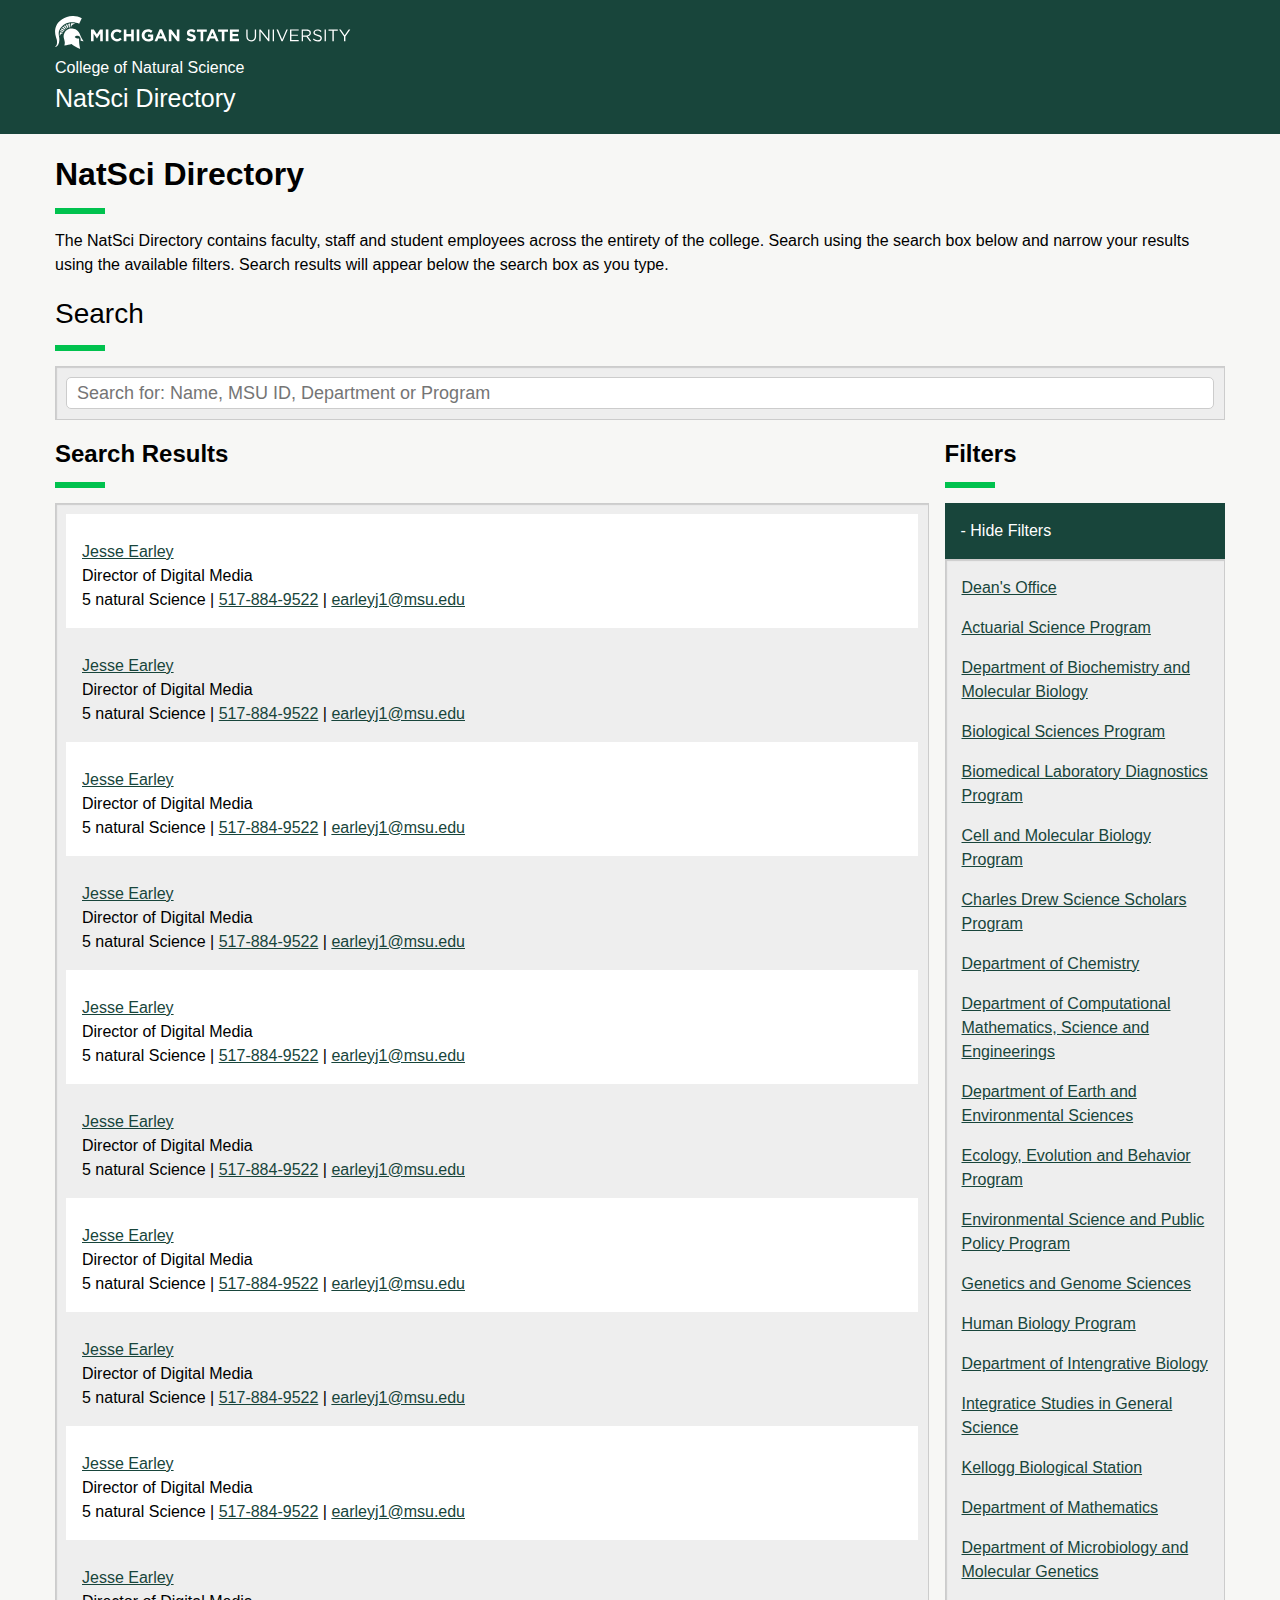
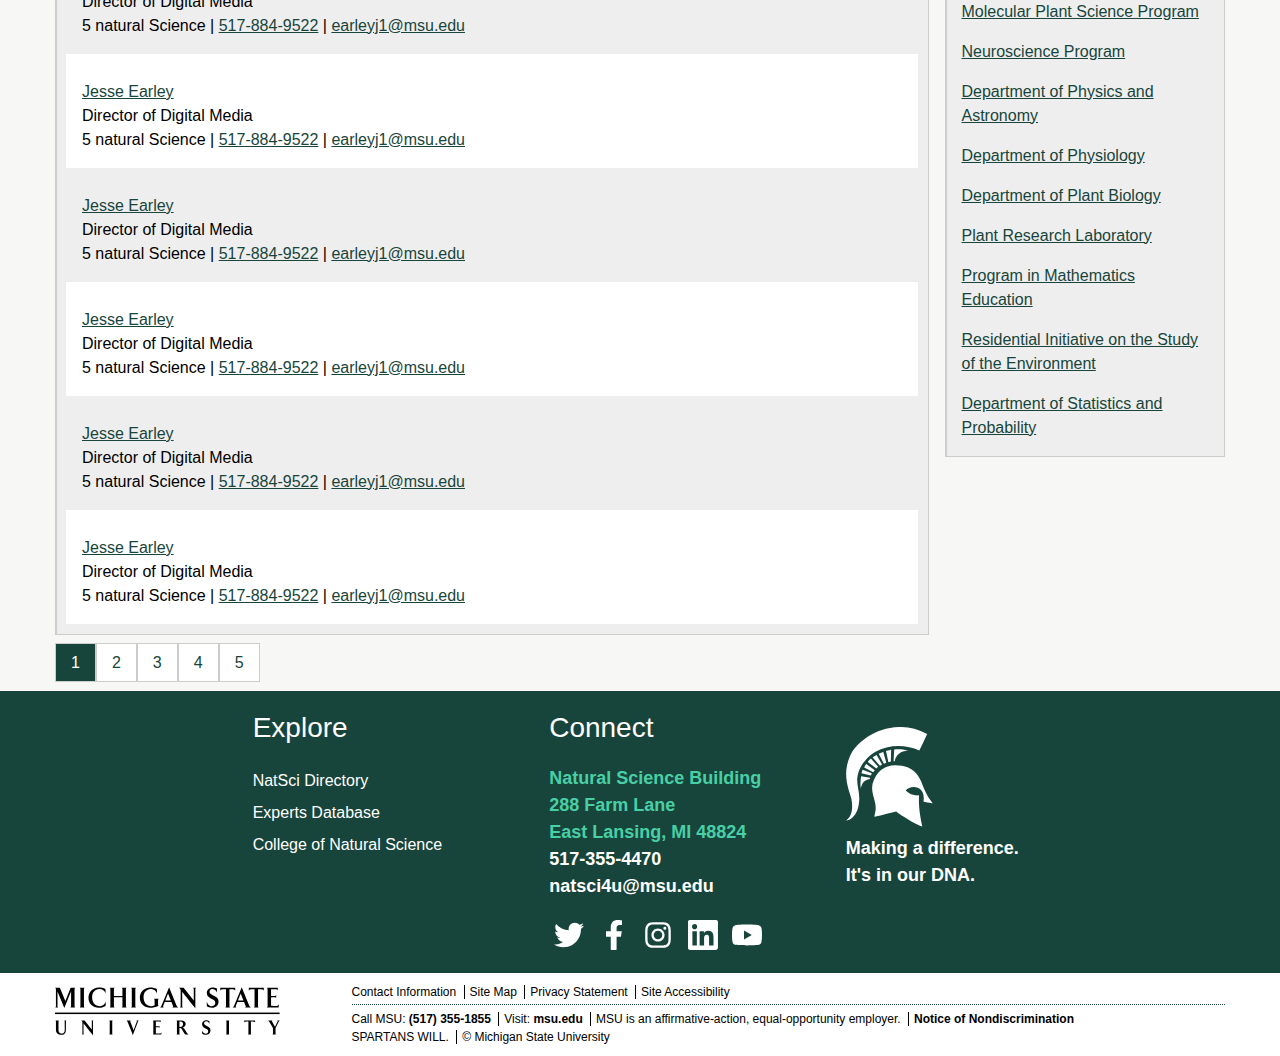
<file: directoryHome.html>
<!DOCTYPE html>
<html lang="en">
    <head>
        <meta charset="utf-8">
        <meta http-equiv="X-UA-Compatible" content="IE=edge">
        <title>Directory Home</title>
        <meta name="description" content="">
        <meta name="viewport" content="width=device-width, initial-scale=1">
        <link rel="stylesheet" href="css/styles.min.css">
    </head>
    <body>
        <header>
            <section id="MSUHeader">
                <div class="wrapperContainer">
                    <div class="msuHeader__wordmark">
                        <svg viewBox="0 0 296 33" version="1.1" xmlns="http://www.w3.org/2000/svg" xmlns:xlink="http://www.w3.org/1999/xlink">
                            <defs>
                                <polygon points="0 33.7792208 295.3 33.7792208 295.3 0.89812987 0 0.89812987"></polygon>
                            </defs>
                            <g stroke="none" stroke-width="1" fill="none" fill-rule="evenodd">
                                <g transform="translate(-306.000000, -383.000000)">
                                    <g transform="translate(83.000000, 328.000000)">
                                        <g>
                                            <g transform="translate(223.000000, 54.000000)">
                                                <g transform="translate(0.000000, 0.095675)">
                                                    <path d="M55.7998,20.2675325 C55.7998,16.8896104 58.2998,14.1077922 61.9998,14.1077922 C64.1998,14.1077922 65.5998,14.8032468 66.6998,15.8961039 L64.9998,17.8831169 C64.0998,17.0883117 63.0998,16.5915584 61.9998,16.5915584 C59.9998,16.5915584 58.4998,18.2805195 58.4998,20.2675325 C58.4998,22.2545455 59.8998,23.9435065 61.9998,23.9435065 C63.3998,23.9435065 64.1998,23.4467532 65.0998,22.5525974 L66.7998,24.2415584 C65.5998,25.5331169 64.1998,26.3279221 61.8998,26.3279221 C58.3998,26.3279221 55.7998,23.6454545 55.7998,20.2675325 Z" ></path>
                                                    <polygon points="68.7998 14.3064935 71.3998 14.3064935 71.3998 18.975974 76.1998 18.975974 76.1998 14.3064935 78.7998 14.3064935 78.7998 26.1292208 76.1998 26.1292208 76.1998 21.3603896 71.3998 21.3603896 71.3998 26.1292208 68.7998 26.1292208"></polygon>
                                                    <mask>
                                                        <use xlink:href="#path-1"></use>
                                                    </mask>
                                                    <g></g>
                                                    <polygon  points="81.7 26.1292208 84.3 26.1292208 84.3 14.3064935 81.7 14.3064935"></polygon>
                                                    <path d="M86.7002,20.2675325 L86.7002,20.2675325 C86.7002,16.8896104 89.3002,14.1077922 92.9002,14.1077922 C95.0002,14.1077922 96.3002,14.7038961 97.6002,15.6974026 L96.0002,17.7837662 C95.1002,16.988961 94.3002,16.5915584 92.9002,16.5915584 C91.0002,16.5915584 89.5002,18.2805195 89.5002,20.2675325 C89.5002,22.4532468 91.0002,24.0428571 93.1002,24.0428571 C94.1002,24.0428571 94.9002,23.8441558 95.6002,23.3474026 L95.6002,21.6584416 L93.0002,21.6584416 L93.0002,19.3733766 L98.2002,19.3733766 L98.2002,24.5396104 C97.0002,25.5331169 95.3002,26.4272727 93.1002,26.4272727 C89.3002,26.3279221 86.7002,23.7448052 86.7002,20.2675325"  ></path>
                                                    <path d="M107.2998,21.261039 L105.6998,17.3863636 L104.0998,21.261039 L107.2998,21.261039 Z M104.5998,14.2071429 L106.9998,14.2071429 L112.0998,26.1292208 L109.3998,26.1292208 L108.2998,23.4467532 L103.2998,23.4467532 L102.1998,26.1292208 L99.4998,26.1292208 L104.5998,14.2071429 Z"  ></path>
                                                    <polygon  points="113.7998 14.3064935 116.1998 14.3064935 121.7998 21.5590909 121.7998 14.3064935 124.3998 14.3064935 124.3998 26.1292208 122.1998 26.1292208 116.3998 18.5785714 116.3998 26.1292208 113.7998 26.1292208"></polygon>
                                                    <path d="M131.3999,24.4404584 L132.8999,22.5527961 C133.9999,23.4469519 135.0999,23.9437052 136.4999,23.9437052 C137.5999,23.9437052 138.1999,23.5463026 138.1999,22.8498545 C138.1999,22.1553935 137.7999,21.8563481 135.7999,21.3595948 C133.3999,20.7644844 131.8999,20.0690299 131.8999,17.7839649 C131.8999,15.5982506 133.5999,14.2073416 136.0999,14.2073416 C137.7999,14.2073416 139.2999,14.7040948 140.4999,15.6976013 L139.0999,17.6846143 C137.9999,16.9891597 136.9999,16.4924065 135.9999,16.4924065 C134.9999,16.4924065 134.4999,16.9891597 134.4999,17.485913 C134.4999,18.2807182 134.9999,18.4794195 137.0999,19.0755234 C139.4999,19.6716273 140.8999,20.5657831 140.8999,22.6521468 C140.8999,25.0365623 139.0999,26.3271273 136.4999,26.3271273 C134.5999,26.3271273 132.7999,25.7320169 131.3999,24.4404584"  ></path>
                                                    <polygon  points="145.5 16.6908097 141.9 16.6908097 141.9 14.3063942 151.8 14.3063942 151.8 16.6908097 148.2 16.6908097 148.2 26.1291214 145.6 26.1291214 145.6 16.6908097"></polygon>
                                                    <path d="M159,21.261039 L157.4,17.3863636 L155.8,21.261039 L159,21.261039 Z M156.2,14.2071429 L158.6,14.2071429 L163.7,26.1292208 L161,26.1292208 L159.9,23.4467532 L154.9,23.4467532 L153.8,26.1292208 L151.1,26.1292208 L156.2,14.2071429 Z"  ></path>
                                                    <polygon  points="166.7002 16.6908097 163.0992 16.6908097 163.0992 14.3063942 173.0002 14.3063942 173.0002 16.6908097 169.4002 16.6908097 169.4002 26.1291214 166.8002 26.1291214 166.8002 16.6908097"></polygon>
                                                    <polygon  points="174.9004 14.3064935 183.9004 14.3064935 183.9004 16.5915584 177.5004 16.5915584 177.5004 18.975974 183.0994 18.975974 183.0994 21.261039 177.5004 21.261039 177.5004 23.7448052 184.0004 23.7448052 184.0004 26.0298701 174.9004 26.0298701"></polygon>
                                                    <path d="M191.2998,21.261039 L191.2998,14.4058442 L192.5998,14.4058442 L192.5998,21.1616883 C192.5998,23.7448052 193.9998,25.1357143 196.1998,25.1357143 C198.4008,25.1357143 199.7998,23.8441558 199.7998,21.261039 L199.7998,14.4058442 L201.0998,14.4058442 L201.0998,21.1616883 C201.0998,24.638961 199.0998,26.4272727 196.0998,26.4272727 C193.2998,26.3279221 191.2998,24.5396104 191.2998,21.261039"  ></path>
                                                    <polygon  points="204.2998 14.3064935 205.5998 14.3064935 213.0998 23.7448052 213.0998 14.3064935 214.4008 14.3064935 214.4008 26.1292208 213.2998 26.1292208 205.5998 16.3928571 205.5998 26.1292208 204.2998 26.1292208"></polygon>
                                                    <polygon  points="217.7 26.1292208 219 26.1292208 219 14.3064935 217.7 14.3064935"></polygon>
                                                    <polygon  points="221.5 14.3064935 223 14.3064935 227.2 24.4402597 231.4 14.3064935 232.8 14.3064935 227.7 26.2285714 226.5 26.2285714"></polygon>
                                                    <polygon  points="235.0996 14.3064935 243.7006 14.3064935 243.7006 15.4987013 236.4006 15.4987013 236.4006 19.5720779 242.9006 19.5720779 242.9006 20.7642857 236.4006 20.7642857 236.4006 24.937013 243.7006 24.937013 243.7006 26.1292208 234.9996 26.1292208 234.9996 14.3064935"></polygon>
                                                    <path d="M251.5,20.3664857 C253.3,20.3664857 254.6,19.4733234 254.6,17.9830636 C254.6,16.4928039 253.5,15.6970052 251.6,15.6970052 L247.9,15.6970052 L247.9,20.4668299 L251.5,20.4668299 L251.5,20.3664857 Z M246.5,14.3060961 L251.6,14.3060961 C253.1,14.3060961 254.2,14.7034987 255,15.4992974 C255.6,16.0944078 255.9,16.889213 255.9,17.7833688 C255.9,19.7703818 254.5,20.863239 252.7,21.2606416 L256.4,26.1298169 L254.8,26.1298169 L251.4,21.5586935 L248,21.5586935 L248,26.1298169 L246.7,26.1298169 L246.7,14.3060961 L246.5,14.3060961 Z"  ></path>
                                                    <path d="M257.9004,24.4404584 L258.7004,23.4469519 C259.9004,24.5398091 261.0994,25.135913 262.7994,25.135913 C264.4004,25.135913 265.5004,24.3401143 265.5004,23.1489 C265.5004,22.0560429 264.9004,21.459939 262.4004,20.8628416 C259.7004,20.2677312 258.4004,19.3725818 258.4004,17.485913 C258.4004,15.5982506 260.0004,14.3066922 262.2994,14.3066922 C264.0004,14.3066922 265.2994,14.8034455 266.5004,15.7969519 L265.7004,16.7904584 C264.5994,15.8963026 263.5004,15.4989 262.2994,15.4989 C260.7994,15.4989 259.7994,16.2937052 259.7994,17.3865623 C259.7994,18.4794195 260.4004,19.174874 263.0004,19.6716273 C265.7004,20.2677312 266.9004,21.161887 266.9004,23.0495494 C266.9004,25.0365623 265.2004,26.4274714 262.7994,26.4274714 C260.9004,26.3271273 259.2994,25.7320169 257.9004,24.4404584"  ></path>
                                                    <polygon  points="269.6 26.1292208 270.901 26.1292208 270.901 14.3064935 269.6 14.3064935"></polygon>
                                                    <polygon  points="277.5 15.5978532 273.5 15.5978532 273.5 14.4056455 282.8 14.4056455 282.8 15.5978532 278.8 15.5978532 278.8 26.2283727 277.4 26.2283727 277.4 15.5978532"></polygon>
                                                    <polygon  points="289 21.459939 284.1 14.3066922 285.7 14.3066922 289.7 20.2677312 293.7 14.3066922 295.3 14.3066922 290.4 21.459939 290.4 26.1294195 289 26.1294195"></polygon>
                                                    <path d="M26.7998,3.17902208 C26.7998,3.17902208 25.0998,6.8549961 24.1998,8.64330779 C19.8998,6.65629481 14.2998,6.45759351 9.5998,9.14006104 C6.4998,11.0277234 3.8998,14.4056455 3.6998,18.0816195 C3.5998,20.4660351 4.6998,23.1494961 4.2998,25.6332623 C4.1998,26.9238273 3.8998,28.2153857 3.2998,29.3082429 C2.4998,30.6007948 1.5998,31.6926584 -0.000200000002,31.7920091 C0.2998,31.3946065 2.7998,30.2023987 1.7998,24.738113 C1.3998,22.5523987 -1.6002,17.1874636 1.2998,10.5309701 C3.9998,4.37122987 15.3998,-2.88136753 26.7998,3.17902208"  ></path>
                                                    <path d="M13.7002,13.9091903 C15.2002,13.412437 16.8002,13.412437 18.4002,13.710489 C21.4002,14.2072422 23.6002,15.9955539 24.7002,18.6780214 C25.8002,21.4598396 26.6002,23.6455539 28.6002,26.0299695 C28.7002,26.1293201 25.6002,25.5332162 25.6002,25.5332162 C26.4002,20.0689305 21.2002,19.8702292 19.7002,21.8572422 C20.8002,23.04945 22.6002,23.6455539 24.1002,23.4468526 C23.8002,28.9111383 25.3002,33.7793201 25.2002,33.7793201 C24.0002,33.5806188 18.3002,30.3020474 16.6002,28.8117877 C14.2002,29.2091903 12.2002,30.1033461 9.4002,30.5007487 C9.3002,30.5007487 9.9002,28.4143851 9.8002,27.4208786 C9.8002,24.5397097 7.6002,21.8572422 9.2002,18.3799695 C10.1002,16.1942552 11.5002,14.7039955 13.7002,13.9091903"  ></path>
                                                    <path d="M15.7002,12.2200305 L16.1002,12.2200305 C16.1002,12.0213292 16.3002,10.6304201 17.5002,9.73626429 C18.8002,8.64340714 20.5002,8.74275779 20.5002,8.74275779 C18.8002,8.24600455 17.1002,8.1466539 15.9002,8.34535519 L15.7002,12.2200305 Z"  ></path>
                                                    <path d="M5,17.187563 C4.7,18.7771734 4.7,20.3667838 4.9,21.161589 C4.9,21.161589 5.1,19.7706799 5.9,18.9758747 C6.6,18.2804201 7.5,18.1810695 7.8,18.1810695 C7.8,18.1810695 8,17.6843162 7.9,17.6843162 L5,17.187563 Z"  ></path>
                                                    <path d="M8.2002,16.8897097 C8.3002,16.6910084 8.4002,16.4923071 8.5002,16.1942552 L5.5002,15.0020474 C5.3002,15.39945 5.2002,15.8962032 5.1002,16.1942552 L8.2002,16.8897097 Z"  ></path>
                                                    <path d="M9,15.7967532 L9.5,15.2006494 L6.7,13.1142857 C6.4,13.4123377 6.2,13.8097403 6,14.3064935 L9,15.7967532 Z"  ></path>
                                                    <path d="M10,14.6043468 L10.6,14.0082429 L8.2,11.3257753 C7.7,11.8225286 7.5,12.0212299 7.2,12.4186325 L10,14.6043468 Z"  ></path>
                                                    <path d="M11.2002,13.7102903 L11.9002,13.3128877 L10.1002,10.1336669 C9.5002,10.4317188 9.0002,10.7297708 8.8002,10.9284721 L11.2002,13.7102903 Z"  ></path>
                                                    <path d="M12.5,13.0151338 L13.3,12.7170818 L12.3,9.14045844 C11.7,9.33915974 11,9.63721169 10.8,9.73656234 L12.5,13.0151338 Z"  ></path>
                                                    <path d="M14,12.5183805 L14.8,12.3196792 L14.9,8.4450039 C14.9,8.4450039 14,8.64370519 13.2,8.84240649 L14,12.5183805 Z"  ></path>
                                                    <polygon  points="36 14.3064935 38.8 14.3064935 41.9 19.274026 45 14.3064935 47.8 14.3064935 47.8 26.1292208 45.2 26.1292208 45.2 18.3798701 42 23.4467532 41.9 23.4467532 38.6 18.4792208 38.6 26.1292208 36 26.1292208"></polygon>
                                                    <polygon  points="50.8 26.1292208 53.4 26.1292208 53.4 14.3064935 50.8 14.3064935"></polygon>
                                                </g>
                                            </g>
                                        </g>
                                    </g>
                                </g>
                            </g>
                        </svg>
                     </div>
                </div>
            </section>

            <section id="CollegeHeader">
                <div class="wrapperContainer">
                    <div class="collegeHeader__masthead">
                        <div class="collegeHeader__collegeName">
                            <a class="collegeHeader__collegeLink" href="https://natsci.msu.edu" title="NatSci website">College of Natural Science</a>
                        </div>
                        <div class="collegeHeader__appName">
                            <a class="collegeHeader__appLink" href="#" title="Home">NatSci Directory</a>
                        </div>
                    </div>
                </div>
            </section>

        </header>

        <main>
            <section id="Intro">
                <div class="wrapperContainer">
                    <div class="directoryContent__intro">
                        <h1>NatSci Directory</h1>
                        <p>The NatSci Directory contains faculty, staff and student employees across the entirety of the college. Search using the search box below and narrow your results using the available filters. Search results will appear below the search box as you type.</p>
                    </div>
                </div>
            </section>
                
            <section id="Search">
                <div class="wrapperContainer">
                    <div class="directoryContent__search">
                        <h2>Search</h2>
                        <div class="well well-inset">
                            <input type="text" id="HomeSearch" placeholder="Search for: Name, MSU ID, Department or Program ">            
                        </div>
                    </div>
                </div>
            </section>

            <section id="ResultsAndFilters">
                <div class="wrapperContainer">
                    <div class="directoryContent__results">
                        <h3>Search Results</h3>
                        <div class="well well-inset">
                            <div class="directoryContent__person">
                                <div class="directoryContent__personName"><a href="directoryProfile.html">Jesse Earley</a></div>
                                <div class="directoryContent__personTitle">Director of Digital Media</div>
                                <div class="directoryContent__personContact">5 natural Science | <a href="tel:5178849522">517-884-9522</a> | <a href="mailto:earleyj1@msu.edu">earleyj1@msu.edu</a></div>
                            </div>
                            <div class="directoryContent__person">
                                <div class="directoryContent__personName"><a href="directoryProfile.html">Jesse Earley</a></div>
                                <div class="directoryContent__personTitle">Director of Digital Media</div>
                                <div class="directoryContent__personContact">5 natural Science | <a href="tel:5178849522">517-884-9522</a> | <a href="mailto:earleyj1@msu.edu">earleyj1@msu.edu</a></div>
                            </div>
                            <div class="directoryContent__person">
                                <div class="directoryContent__personName"><a href="directoryProfile.html">Jesse Earley</a></div>
                                <div class="directoryContent__personTitle">Director of Digital Media</div>
                                <div class="directoryContent__personContact">5 natural Science | <a href="tel:5178849522">517-884-9522</a> | <a href="mailto:earleyj1@msu.edu">earleyj1@msu.edu</a></div>
                            </div>
                            <div class="directoryContent__person">
                                <div class="directoryContent__personName"><a href="directoryProfile.html">Jesse Earley</a></div>
                                <div class="directoryContent__personTitle">Director of Digital Media</div>
                                <div class="directoryContent__personContact">5 natural Science | <a href="tel:5178849522">517-884-9522</a> | <a href="mailto:earleyj1@msu.edu">earleyj1@msu.edu</a></div>
                            </div>
                            <div class="directoryContent__person">
                                <div class="directoryContent__personName"><a href="directoryProfile.html">Jesse Earley</a></div>
                                <div class="directoryContent__personTitle">Director of Digital Media</div>
                                <div class="directoryContent__personContact">5 natural Science | <a href="tel:5178849522">517-884-9522</a> | <a href="mailto:earleyj1@msu.edu">earleyj1@msu.edu</a></div>
                            </div>
                            <div class="directoryContent__person">
                                <div class="directoryContent__personName"><a href="directoryProfile.html">Jesse Earley</a></div>
                                <div class="directoryContent__personTitle">Director of Digital Media</div>
                                <div class="directoryContent__personContact">5 natural Science | <a href="tel:5178849522">517-884-9522</a> | <a href="mailto:earleyj1@msu.edu">earleyj1@msu.edu</a></div>
                            </div>
                            <div class="directoryContent__person">
                                <div class="directoryContent__personName"><a href="directoryProfile.html">Jesse Earley</a></div>
                                <div class="directoryContent__personTitle">Director of Digital Media</div>
                                <div class="directoryContent__personContact">5 natural Science | <a href="tel:5178849522">517-884-9522</a> | <a href="mailto:earleyj1@msu.edu">earleyj1@msu.edu</a></div>
                            </div>
                            <div class="directoryContent__person">
                                <div class="directoryContent__personName"><a href="directoryProfile.html">Jesse Earley</a></div>
                                <div class="directoryContent__personTitle">Director of Digital Media</div>
                                <div class="directoryContent__personContact">5 natural Science | <a href="tel:5178849522">517-884-9522</a> | <a href="mailto:earleyj1@msu.edu">earleyj1@msu.edu</a></div>
                            </div>
                            <div class="directoryContent__person">
                                <div class="directoryContent__personName"><a href="directoryProfile.html">Jesse Earley</a></div>
                                <div class="directoryContent__personTitle">Director of Digital Media</div>
                                <div class="directoryContent__personContact">5 natural Science | <a href="tel:5178849522">517-884-9522</a> | <a href="mailto:earleyj1@msu.edu">earleyj1@msu.edu</a></div>
                            </div>
                            <div class="directoryContent__person">
                                <div class="directoryContent__personName"><a href="directoryProfile.html">Jesse Earley</a></div>
                                <div class="directoryContent__personTitle">Director of Digital Media</div>
                                <div class="directoryContent__personContact">5 natural Science | <a href="tel:5178849522">517-884-9522</a> | <a href="mailto:earleyj1@msu.edu">earleyj1@msu.edu</a></div>
                            </div>
                            <div class="directoryContent__person">
                                <div class="directoryContent__personName"><a href="directoryProfile.html">Jesse Earley</a></div>
                                <div class="directoryContent__personTitle">Director of Digital Media</div>
                                <div class="directoryContent__personContact">5 natural Science | <a href="tel:5178849522">517-884-9522</a> | <a href="mailto:earleyj1@msu.edu">earleyj1@msu.edu</a></div>
                            </div>
                            <div class="directoryContent__person">
                                <div class="directoryContent__personName"><a href="directoryProfile.html">Jesse Earley</a></div>
                                <div class="directoryContent__personTitle">Director of Digital Media</div>
                                <div class="directoryContent__personContact">5 natural Science | <a href="tel:5178849522">517-884-9522</a> | <a href="mailto:earleyj1@msu.edu">earleyj1@msu.edu</a></div>
                            </div>
                            <div class="directoryContent__person">
                                <div class="directoryContent__personName"><a href="directoryProfile.html">Jesse Earley</a></div>
                                <div class="directoryContent__personTitle">Director of Digital Media</div>
                                <div class="directoryContent__personContact">5 natural Science | <a href="tel:5178849522">517-884-9522</a> | <a href="mailto:earleyj1@msu.edu">earleyj1@msu.edu</a></div>
                            </div>
                            <div class="directoryContent__person">
                                <div class="directoryContent__personName"><a href="directoryProfile.html">Jesse Earley</a></div>
                                <div class="directoryContent__personTitle">Director of Digital Media</div>
                                <div class="directoryContent__personContact">5 natural Science | <a href="tel:5178849522">517-884-9522</a> | <a href="mailto:earleyj1@msu.edu">earleyj1@msu.edu</a></div>
                            </div>
                            <div class="directoryContent__person">
                                <div class="directoryContent__personName"><a href="directoryProfile.html">Jesse Earley</a></div>
                                <div class="directoryContent__personTitle">Director of Digital Media</div>
                                <div class="directoryContent__personContact">5 natural Science | <a href="tel:5178849522">517-884-9522</a> | <a href="mailto:earleyj1@msu.edu">earleyj1@msu.edu</a></div>
                            </div>
                        </div>
                        <nav role="navigation" aria-label="Pagination Navigation" class="pagination">
                            <ul>
                                <li><a href="#" class="selected" aria-label="Go to Results Page 1" title="Go to Results Page 1">1</a></li>
                                <li><a href="#" aria-label="Go to Results Page 2" title="Go to Results Page 2">2</a></li>
                                <li><a href="#" aria-label="Go to Results Page 3" title="Go to Results Page 3">3</a></li>
                                <li><a href="#" aria-label="Go to Results Page 4" title="Go to Results Page 4">4</a></li>
                                <li><a href="#" aria-label="Go to Results Page 5" title="Go to Results Page 5">5</a></li>
                            </ul>
                        </nav>
                    </div>
                    <div class="directoryContent__filters">
                        <h3>Filters</h3>
                        <button id="FiltersButton" type="button" class="button button-collapsible" title="Hide/Show Filters" aria-expanded="true">- Hide Filters</button>
                        <div class="well well-inset collapsible-content" style="display:block;" aria-labelledby="FiltersButton">
                            <ul>
                                <li><a href="#">Dean's Office</a></li>
                                <li><a href="#">Actuarial Science Program</a></li>
                                <li><a href="#">Department of Biochemistry and Molecular Biology</a></li>
                                <li><a href="#">Biological Sciences Program</a></li>
                                <li><a href="#">Biomedical Laboratory Diagnostics Program</a></li>
                                <li><a href="#">Cell and Molecular Biology Program</a></li>
                                <li><a href="#">Charles Drew Science Scholars Program</a></li>
                                <li><a href="#">Department of Chemistry</a></li>
                                <li><a href="#">Department of Computational Mathematics, Science and Engineerings</a></li>
                                <li><a href="#">Department of Earth and Environmental Sciences</a></li>
                                <li><a href="#">Ecology, Evolution and Behavior Program</a></li>
                                <li><a href="#">Environmental Science and Public Policy Program</a></li>
                                <li><a href="#">Genetics and Genome Sciences</a></li>
                                <li><a href="#">Human Biology Program</a></li>
                                <li><a href="#">Department of Intengrative Biology</a></li>
                                <li><a href="#">Integratice Studies in General Science</a></li>
                                <li><a href="#">Kellogg Biological Station</a></li>
                                <li><a href="#">Department of Mathematics</a></li>
                                <li><a href="#">Department of Microbiology and Molecular Genetics</a></li>
                                <li><a href="#">Molecular Plant Science Program</a></li>
                                <li><a href="#">Neuroscience Program</a></li>
                                <li><a href="#">Department of Physics and Astronomy</a></li>
                                <li><a href="#">Department of Physiology</a></li>
                                <li><a href="#">Department of Plant Biology</a></li>
                                <li><a href="#">Plant Research Laboratory</a></li>
                                <li><a href="#">Program in Mathematics Education</a></li>
                                <li><a href="#">Residential Initiative on the Study of the Environment</a></li>
                                <li><a href="#">Department of Statistics and Probability</a></li>
                            </ul>
                        </div>
                    </div>
                </div>
            </section>
        </main>

        <footer>
            <section id="PreFooter" class="preFooter">
                <div class="wrapperContainer">
                    <div class="preFooter__explore">
                        <h2>Explore</h2>
                        <ul>
                            <li><a href="#">NatSci Directory</a></li>
                            <li><a href="#">Experts Database</a></li>
                            <li><a href="#">College of Natural Science</a></li>
                        </ul>
                    </div>
                    <div class="preFooter__connect">
                        <h2>Connect</h2>
                        <address>
                            <span>Natural Science Building</span><br>
                            <span>288 Farm Lane</span><br>
                            <span>East Lansing, MI 48824</span><br>
                            <span class="departmentFooter__phone"><a href="tel:517-355-4470">517-355-4470</a></span><br />
                            <span class="department__email"><a href="mailto:natsci4u@msu.edu">natsci4u@msu.edu</a></span>
                        </address>

                        <ul>
                            <li>
                                <!--Twitter-->
                                <a href="https://twitter.com/MSUNatSci" title="Twitter">
                                    <svg height="100%" version="1.1" viewBox="0 0 512 512" width="100%" xml:space="preserve" xmlns="http://www.w3.org/2000/svg" xmlns:serif="http://www.serif.com/" xmlns:xlink="http://www.w3.org/1999/xlink">
                                        <path d="M161.014,464.013c193.208,0 298.885,-160.071 298.885,-298.885c0,-4.546 0,-9.072 -0.307,-13.578c20.558,-14.871 38.305,-33.282 52.408,-54.374c-19.171,8.495 -39.51,14.065 -60.334,16.527c21.924,-13.124 38.343,-33.782 46.182,-58.102c-20.619,12.235 -43.18,20.859 -66.703,25.498c-19.862,-21.121 -47.602,-33.112 -76.593,-33.112c-57.682,0 -105.145,47.464 -105.145,105.144c0,8.002 0.914,15.979 2.722,23.773c-84.418,-4.231 -163.18,-44.161 -216.494,-109.752c-27.724,47.726 -13.379,109.576 32.522,140.226c-16.715,-0.495 -33.071,-5.005 -47.677,-13.148l0,1.331c0.014,49.814 35.447,93.111 84.275,102.974c-15.464,4.217 -31.693,4.833 -47.431,1.802c13.727,42.685 53.311,72.108 98.14,72.95c-37.19,29.227 -83.157,45.103 -130.458,45.056c-8.358,-0.016 -16.708,-0.522 -25.006,-1.516c48.034,30.825 103.94,47.18 161.014,47.104" style="fill-rule:nonzero;"/>
                                    </svg>
                                </a>
                            </li>
                            <li>
                                <!--Facebook-->
                                <a href="https://www.facebook.com/MSUNatSci" title="Facebook">
                                    <svg height="100%" version="1.1" viewBox="0 0 512 512" width="100%" xml:space="preserve" xmlns="http://www.w3.org/2000/svg" xmlns:serif="http://www.serif.com/" xmlns:xlink="http://www.w3.org/1999/xlink">
                                        <path d="M374.244,285.825l14.105,-91.961l-88.233,0l0,-59.677c0,-25.159 12.325,-49.682 51.845,-49.682l40.116,0l0,-78.291c0,0 -36.407,-6.214 -71.213,-6.214c-72.67,0 -120.165,44.042 -120.165,123.775l0,70.089l-80.777,0l0,91.961l80.777,0l0,222.31c16.197,2.541 32.798,3.865 49.709,3.865c16.911,0 33.511,-1.324 49.708,-3.865l0,-222.31l74.128,0Z" style="fill-rule:nonzero;"/>
                                    </svg>
                                </a>
                            </li>
                            <li>
                                <!--Instagram-->
                                <a href="https://www.instagram.com/msunatsci/" title="Instagram">
                                    <svg height="100%" version="1.1" viewBox="0 0 600 600" width="100%" xml:space="preserve" xmlns="http://www.w3.org/2000/svg" xmlns:serif="http://www.serif.com/" xmlns:xlink="http://www.w3.org/1999/xlink">
                                        <g transform="matrix(1.01619,0,0,1.01619,44,43.8384)">
                                            <path d="M251.921,0.159C183.503,0.159 174.924,0.449 148.054,1.675C121.24,2.899 102.927,7.157 86.902,13.385C70.336,19.823 56.287,28.437 42.282,42.442C28.277,56.447 19.663,70.496 13.225,87.062C6.997,103.086 2.739,121.399 1.515,148.213C0.289,175.083 0,183.662 0,252.08C0,320.497 0.289,329.076 1.515,355.946C2.739,382.76 6.997,401.073 13.225,417.097C19.663,433.663 28.277,447.712 42.282,461.718C56.287,475.723 70.336,484.337 86.902,490.775C102.927,497.002 121.24,501.261 148.054,502.484C174.924,503.71 183.503,504 251.921,504C320.338,504 328.917,503.71 355.787,502.484C382.601,501.261 400.914,497.002 416.938,490.775C433.504,484.337 447.553,475.723 461.559,461.718C475.564,447.712 484.178,433.663 490.616,417.097C496.843,401.073 501.102,382.76 502.325,355.946C503.551,329.076 503.841,320.497 503.841,252.08C503.841,183.662 503.551,175.083 502.325,148.213C501.102,121.399 496.843,103.086 490.616,87.062C484.178,70.496 475.564,56.447 461.559,42.442C447.553,28.437 433.504,19.823 416.938,13.385C400.914,7.157 382.601,2.899 355.787,1.675C328.917,0.449 320.338,0.159 251.921,0.159ZM251.921,45.551C319.186,45.551 327.154,45.807 353.718,47.019C378.28,48.14 391.619,52.244 400.496,55.693C412.255,60.263 420.647,65.723 429.462,74.538C438.278,83.353 443.737,91.746 448.307,103.504C451.757,112.381 455.861,125.72 456.981,150.282C458.193,176.846 458.45,184.814 458.45,252.08C458.45,319.345 458.193,327.313 456.981,353.877C455.861,378.439 451.757,391.778 448.307,400.655C443.737,412.414 438.278,420.806 429.462,429.621C420.647,438.437 412.255,443.896 400.496,448.466C391.619,451.916 378.28,456.02 353.718,457.14C327.158,458.352 319.191,458.609 251.921,458.609C184.65,458.609 176.684,458.352 150.123,457.14C125.561,456.02 112.222,451.916 103.345,448.466C91.586,443.896 83.194,438.437 74.378,429.621C65.563,420.806 60.103,412.414 55.534,400.655C52.084,391.778 47.98,378.439 46.859,353.877C45.647,327.313 45.391,319.345 45.391,252.08C45.391,184.814 45.647,176.846 46.859,150.282C47.98,125.72 52.084,112.381 55.534,103.504C60.103,91.746 65.563,83.353 74.378,74.538C83.194,65.723 91.586,60.263 103.345,55.693C112.222,52.244 125.561,48.14 150.123,47.019C176.687,45.807 184.655,45.551 251.921,45.551Z"/>
                                            <path d="M251.921,336.053C205.543,336.053 167.947,298.457 167.947,252.08C167.947,205.702 205.543,168.106 251.921,168.106C298.298,168.106 335.894,205.702 335.894,252.08C335.894,298.457 298.298,336.053 251.921,336.053ZM251.921,122.715C180.474,122.715 122.556,180.633 122.556,252.08C122.556,323.526 180.474,381.444 251.921,381.444C323.367,381.444 381.285,323.526 381.285,252.08C381.285,180.633 323.367,122.715 251.921,122.715Z"/>
                                            <path d="M416.627,117.604C416.627,134.3 403.092,147.834 386.396,147.834C369.701,147.834 356.166,134.3 356.166,117.604C356.166,100.908 369.701,87.374 386.396,87.374C403.092,87.374 416.627,100.908 416.627,117.604Z"/>
                                        </g>
                                    </svg>
                                </a>
                            </li>
                            <li>
                                <!--LinkedIn-->
                                <a href="https://www.linkedin.com/school/msucollegeofnatsci/" title="LinkedIn">
                                    <svg height="100%" version="1.1" viewBox="0 0 512 512" width="100%" xml:space="preserve" xmlns="http://www.w3.org/2000/svg" xmlns:serif="http://www.serif.com/" xmlns:xlink="http://www.w3.org/1999/xlink">
                                        <path d="M473.305,-1.353c20.88,0 37.885,16.533 37.885,36.926l0,438.251c0,20.393 -17.005,36.954 -37.885,36.954l-436.459,0c-20.839,0 -37.773,-16.561 -37.773,-36.954l0,-438.251c0,-20.393 16.934,-36.926 37.773,-36.926l436.459,0Zm-37.829,436.389l0,-134.034c0,-65.822 -14.212,-116.427 -91.12,-116.427c-36.955,0 -61.739,20.263 -71.867,39.476l-1.04,0l0,-33.411l-72.811,0l0,244.396l75.866,0l0,-120.878c0,-31.883 6.031,-62.773 45.554,-62.773c38.981,0 39.468,36.461 39.468,64.802l0,118.849l75.95,0Zm-284.489,-244.396l-76.034,0l0,244.396l76.034,0l0,-244.396Zm-37.997,-121.489c-24.395,0 -44.066,19.735 -44.066,44.047c0,24.318 19.671,44.052 44.066,44.052c24.299,0 44.026,-19.734 44.026,-44.052c0,-24.312 -19.727,-44.047 -44.026,-44.047Z" style="fill-rule:nonzero;"/>
                                    </svg>
                                </a>
                            </li>
                            <li>
                                <!--YouTube-->
                                <a href="https://www.youtube.com/user/MSUNaturalScience" title="YouTube">
                                    <svg height="100%" version="1.1" viewBox="0 0 512 512" width="100%" xml:space="preserve" xmlns="http://www.w3.org/2000/svg" xmlns:serif="http://www.serif.com/" xmlns:xlink="http://www.w3.org/1999/xlink">
                                        <path d="M501.303,132.765c-5.887,-22.03 -23.235,-39.377 -45.265,-45.265c-39.932,-10.7 -200.038,-10.7 -200.038,-10.7c0,0 -160.107,0 -200.039,10.7c-22.026,5.888 -39.377,23.235 -45.264,45.265c-10.697,39.928 -10.697,123.238 -10.697,123.238c0,0 0,83.308 10.697,123.232c5.887,22.03 23.238,39.382 45.264,45.269c39.932,10.696 200.039,10.696 200.039,10.696c0,0 160.106,0 200.038,-10.696c22.03,-5.887 39.378,-23.239 45.265,-45.269c10.696,-39.924 10.696,-123.232 10.696,-123.232c0,0 0,-83.31 -10.696,-123.238Zm-296.506,200.039l0,-153.603l133.019,76.802l-133.019,76.801Z" style="fill-rule:nonzero;"/>
                                    </svg>
                                </a>
                            </li>
                        </ul>
                    </div>

                    <div class="preFooter__promo">
                        <a href="https://natsci.msu.edu" title="NatSci website">
                            <svg viewBox="0 0 33 33" version="1.1" xmlns="http://www.w3.org/2000/svg" xmlns:xlink="http://www.w3.org/1999/xlink">
                                <g stroke="none" stroke-width="1" fill="none" fill-rule="evenodd">
                                    <g transform="translate(-306.000000, -383.000000)">
                                        <g transform="translate(83.000000, 328.000000)">
                                            <g transform="translate(223.000000, 54.000000)">
                                                <g transform="translate(0.000000, 0.095675)">
                                                    <path d="M26.7998,3.17902208 C26.7998,3.17902208 25.0998,6.8549961 24.1998,8.64330779 C19.8998,6.65629481 14.2998,6.45759351 9.5998,9.14006104 C6.4998,11.0277234 3.8998,14.4056455 3.6998,18.0816195 C3.5998,20.4660351 4.6998,23.1494961 4.2998,25.6332623 C4.1998,26.9238273 3.8998,28.2153857 3.2998,29.3082429 C2.4998,30.6007948 1.5998,31.6926584 -0.000200000002,31.7920091 C0.2998,31.3946065 2.7998,30.2023987 1.7998,24.738113 C1.3998,22.5523987 -1.6002,17.1874636 1.2998,10.5309701 C3.9998,4.37122987 15.3998,-2.88136753 26.7998,3.17902208"></path>
                                                    <path d="M13.7002,13.9091903 C15.2002,13.412437 16.8002,13.412437 18.4002,13.710489 C21.4002,14.2072422 23.6002,15.9955539 24.7002,18.6780214 C25.8002,21.4598396 26.6002,23.6455539 28.6002,26.0299695 C28.7002,26.1293201 25.6002,25.5332162 25.6002,25.5332162 C26.4002,20.0689305 21.2002,19.8702292 19.7002,21.8572422 C20.8002,23.04945 22.6002,23.6455539 24.1002,23.4468526 C23.8002,28.9111383 25.3002,33.7793201 25.2002,33.7793201 C24.0002,33.5806188 18.3002,30.3020474 16.6002,28.8117877 C14.2002,29.2091903 12.2002,30.1033461 9.4002,30.5007487 C9.3002,30.5007487 9.9002,28.4143851 9.8002,27.4208786 C9.8002,24.5397097 7.6002,21.8572422 9.2002,18.3799695 C10.1002,16.1942552 11.5002,14.7039955 13.7002,13.9091903"></path>
                                                    <path d="M15.7002,12.2200305 L16.1002,12.2200305 C16.1002,12.0213292 16.3002,10.6304201 17.5002,9.73626429 C18.8002,8.64340714 20.5002,8.74275779 20.5002,8.74275779 C18.8002,8.24600455 17.1002,8.1466539 15.9002,8.34535519 L15.7002,12.2200305 Z"></path>
                                                    <path d="M9,15.7967532 L9.5,15.2006494 L6.7,13.1142857 C6.4,13.4123377 6.2,13.8097403 6,14.3064935 L9,15.7967532 Z"></path>
                                                    <path d="M10,14.6043468 L10.6,14.0082429 L8.2,11.3257753 C7.7,11.8225286 7.5,12.0212299 7.2,12.4186325 L10,14.6043468 Z"  ></path>
                                                    <path d="M11.2002,13.7102903 L11.9002,13.3128877 L10.1002,10.1336669 C9.5002,10.4317188 9.0002,10.7297708 8.8002,10.9284721 L11.2002,13.7102903 Z"></path>
                                                    <path d="M12.5,13.0151338 L13.3,12.7170818 L12.3,9.14045844 C11.7,9.33915974 11,9.63721169 10.8,9.73656234 L12.5,13.0151338 Z"></path>
                                                    <path d="M14,12.5183805 L14.8,12.3196792 L14.9,8.4450039 C14.9,8.4450039 14,8.64370519 13.2,8.84240649 L14,12.5183805 Z"></path>
                                                    <path d="M8.2002,16.8897097 C8.3002,16.6910084 8.4002,16.4923071 8.5002,16.1942552 L5.5002,15.0020474 C5.3002,15.39945 5.2002,15.8962032 5.1002,16.1942552 L8.2002,16.8897097 Z"></path>
                                                    <path d="M5,17.187563 C4.7,18.7771734 4.7,20.3667838 4.9,21.161589 C4.9,21.161589 5.1,19.7706799 5.9,18.9758747 C6.6,18.2804201 7.5,18.1810695 7.8,18.1810695 C7.8,18.1810695 8,17.6843162 7.9,17.6843162 L5,17.187563 Z"></path>
                                                </g>
                                            </g>
                                        </g>
                                    </g>
                                </g>
                            </svg>
                            <p>Making a difference.<br />
                            It's in our DNA.</p>
                        </a>
                    </div>
                
                </div>
            </section>

            <section id="MsuFooter" class="msuFooter">
                <div class="wrapperContainer">
                    <div class="msuFooter__wordmark">
                        <a href="https://www.msu.edu" title="Michigan State University">
                            <svg version="1.1" id="MSUWordmarkFooter" class="msuFooter__svg" xmlns="http://www.w3.org/2000/svg" xmlns:xlink="http://www.w3.org/1999/xlink" x="0px" y="0px"
                            width="264.75px" height="56.391px" viewBox="0 0 264.75 56.391" enable-background="new 0 0 264.75 56.391" xml:space="preserve">
                            <pattern  x="-28.595" y="-25.554" width="69" height="69" patternUnits="userSpaceOnUse" id="Unnamed_Pattern" viewBox="2.125 -70.896 69 69" overflow="visible">
                                <g>
                                    <polygon points="71.125,-1.896 2.125,-1.896 2.125,-70.896 71.125,-70.896 		"/>
                                    <polygon points="71.125,-1.896 2.125,-1.896 2.125,-70.896 71.125,-70.896 		"/>
                                    <g>
                                        <path d="M61.772-71.653c0.018,0.072,0.007,0.127-0.026,0.19c-0.053,0.101-0.112,0.062-0.165,0.128
                                            c-0.05,0.062-0.099,0.276-0.079,0.362c-0.169,0.058-0.01,0.227-0.015,0.35c-0.002,0.05-0.041,0.105-0.045,0.161
                                            c-0.01,0.119,0.017,0.266,0.068,0.37c0.097,0.198,0.268,0.413,0.435,0.544c0.19,0.148,0.365,0.572,0.608,0.631
                                            c0.177,0.042,0.384-0.104,0.543-0.143c0.18-0.043,0.397,0.01,0.571-0.053c0.222-0.079,0.127-0.337,0.288-0.45
                                            c0.104-0.074,0.287-0.01,0.406-0.051c0.2-0.069,0.339-0.263,0.376-0.46c0.016-0.082,0.01-0.145,0.039-0.221
                                            c0.039-0.103,0.111-0.16,0.09-0.293c-0.01-0.062-0.052-0.12-0.064-0.187c-0.022-0.114,0.002-0.224,0-0.337
                                            c-0.003-0.2,0.017-0.379-0.078-0.55c-0.38-0.688-1.236-0.929-1.975-0.789c-0.18,0.034-0.287,0.126-0.442,0.207
                                            c-0.17,0.088-0.139,0.166-0.318,0.224c-0.081,0.026-0.216,0.124-0.215,0.224c0.001,0.115,0.005,0.051,0.012,0.169
                                            c-0.021,0.011-0.021-0.005-0.03-0.025"/>
                                        <path d="M54.105-71.653c0.018,0.072,0.007,0.127-0.026,0.19c-0.053,0.101-0.112,0.062-0.165,0.128
                                            c-0.05,0.062-0.099,0.276-0.079,0.362c-0.169,0.058-0.01,0.227-0.015,0.35c-0.002,0.05-0.041,0.105-0.045,0.161
                                            c-0.01,0.119,0.017,0.266,0.068,0.37c0.097,0.198,0.268,0.413,0.435,0.544c0.19,0.148,0.365,0.572,0.608,0.631
                                            c0.177,0.042,0.384-0.104,0.543-0.143c0.18-0.043,0.397,0.01,0.571-0.053c0.222-0.079,0.127-0.337,0.288-0.45
                                            c0.104-0.074,0.287-0.01,0.406-0.051c0.2-0.069,0.339-0.263,0.376-0.46c0.016-0.082,0.01-0.145,0.039-0.221
                                            c0.039-0.103,0.111-0.16,0.09-0.293c-0.01-0.062-0.052-0.12-0.064-0.187c-0.022-0.114,0.002-0.224,0-0.337
                                            c-0.003-0.2,0.017-0.379-0.078-0.55c-0.38-0.688-1.236-0.929-1.975-0.789c-0.18,0.034-0.287,0.126-0.442,0.207
                                            c-0.17,0.088-0.139,0.166-0.318,0.224c-0.081,0.026-0.216,0.124-0.215,0.224c0.001,0.115,0.005,0.051,0.012,0.169
                                            c-0.021,0.011-0.021-0.005-0.03-0.025"/>
                                        <path d="M46.439-71.653c0.018,0.072,0.007,0.127-0.026,0.19c-0.053,0.101-0.112,0.062-0.165,0.128
                                            c-0.05,0.062-0.099,0.276-0.079,0.362c-0.169,0.058-0.01,0.227-0.015,0.35c-0.002,0.05-0.041,0.105-0.045,0.161
                                            c-0.01,0.119,0.017,0.266,0.068,0.37c0.097,0.198,0.268,0.413,0.435,0.544c0.19,0.148,0.365,0.572,0.608,0.631
                                            c0.177,0.042,0.384-0.104,0.543-0.143c0.18-0.043,0.397,0.01,0.571-0.053c0.222-0.079,0.127-0.337,0.288-0.45
                                            c0.104-0.074,0.287-0.01,0.406-0.051c0.2-0.069,0.339-0.263,0.376-0.46c0.016-0.082,0.01-0.145,0.039-0.221
                                            c0.039-0.103,0.111-0.16,0.09-0.293c-0.01-0.062-0.052-0.12-0.064-0.187c-0.022-0.114,0.002-0.224,0-0.337
                                            c-0.003-0.2,0.017-0.379-0.078-0.55c-0.38-0.688-1.236-0.929-1.975-0.789c-0.18,0.034-0.287,0.126-0.442,0.207
                                            c-0.17,0.088-0.139,0.166-0.318,0.224c-0.081,0.026-0.216,0.124-0.215,0.224c0.001,0.115,0.005,0.051,0.012,0.169
                                            c-0.021,0.011-0.021-0.005-0.03-0.025"/>
                                        <path d="M38.772-71.653c0.018,0.072,0.007,0.127-0.026,0.19c-0.053,0.101-0.112,0.062-0.165,0.128
                                            c-0.05,0.062-0.099,0.276-0.079,0.362c-0.169,0.058-0.01,0.227-0.015,0.35c-0.002,0.05-0.041,0.105-0.045,0.161
                                            c-0.01,0.119,0.017,0.266,0.068,0.37c0.097,0.198,0.268,0.413,0.435,0.544c0.19,0.148,0.365,0.572,0.608,0.631
                                            c0.177,0.042,0.384-0.104,0.543-0.143c0.18-0.043,0.397,0.01,0.571-0.053c0.222-0.079,0.127-0.337,0.288-0.45
                                            c0.104-0.074,0.287-0.01,0.406-0.051c0.2-0.069,0.339-0.263,0.376-0.46c0.016-0.082,0.01-0.145,0.039-0.221
                                            c0.039-0.103,0.111-0.16,0.09-0.293c-0.01-0.062-0.052-0.12-0.064-0.187c-0.022-0.114,0.002-0.224,0-0.337
                                            c-0.003-0.2,0.017-0.379-0.078-0.55c-0.38-0.688-1.236-0.929-1.975-0.789c-0.18,0.034-0.287,0.126-0.442,0.207
                                            c-0.17,0.088-0.139,0.166-0.318,0.224c-0.081,0.026-0.216,0.124-0.215,0.224c0.001,0.115,0.005,0.051,0.012,0.169
                                            c-0.021,0.011-0.021-0.005-0.03-0.025"/>
                                        <path d="M31.105-71.653c0.018,0.072,0.007,0.127-0.026,0.19c-0.053,0.101-0.112,0.062-0.165,0.128
                                            c-0.05,0.062-0.099,0.276-0.079,0.362c-0.169,0.058-0.01,0.227-0.015,0.35c-0.002,0.05-0.041,0.105-0.045,0.161
                                            c-0.01,0.119,0.017,0.266,0.068,0.37c0.097,0.198,0.268,0.413,0.435,0.544c0.19,0.148,0.365,0.572,0.608,0.631
                                            c0.177,0.042,0.384-0.104,0.543-0.143c0.18-0.043,0.397,0.01,0.571-0.053c0.222-0.079,0.127-0.337,0.288-0.45
                                            c0.104-0.074,0.287-0.01,0.406-0.051c0.2-0.069,0.339-0.263,0.376-0.46c0.016-0.082,0.01-0.145,0.039-0.221
                                            c0.039-0.103,0.111-0.16,0.09-0.293c-0.01-0.062-0.052-0.12-0.064-0.187c-0.022-0.114,0.002-0.224,0-0.337
                                            c-0.003-0.2,0.017-0.379-0.078-0.55c-0.38-0.688-1.236-0.929-1.975-0.789c-0.18,0.034-0.287,0.126-0.442,0.207
                                            c-0.17,0.088-0.139,0.166-0.318,0.224c-0.081,0.026-0.216,0.124-0.215,0.224c0.001,0.115,0.005,0.051,0.012,0.169
                                            c-0.021,0.011-0.021-0.005-0.03-0.025"/>
                                        <path d="M23.439-71.653c0.018,0.072,0.007,0.127-0.026,0.19c-0.053,0.101-0.112,0.062-0.165,0.128
                                            c-0.05,0.062-0.099,0.276-0.079,0.362c-0.169,0.058-0.01,0.227-0.015,0.35c-0.002,0.05-0.041,0.105-0.045,0.161
                                            c-0.01,0.119,0.017,0.266,0.068,0.37c0.097,0.198,0.268,0.413,0.435,0.544c0.19,0.148,0.365,0.572,0.608,0.631
                                            c0.177,0.042,0.384-0.104,0.543-0.143c0.18-0.043,0.397,0.01,0.571-0.053c0.222-0.079,0.127-0.337,0.288-0.45
                                            c0.104-0.074,0.287-0.01,0.406-0.051c0.2-0.069,0.339-0.263,0.376-0.46c0.016-0.082,0.01-0.145,0.039-0.221
                                            c0.039-0.103,0.111-0.16,0.09-0.293c-0.01-0.062-0.052-0.12-0.064-0.187c-0.022-0.114,0.002-0.224,0-0.337
                                            c-0.003-0.2,0.017-0.379-0.078-0.55c-0.38-0.688-1.236-0.929-1.975-0.789c-0.18,0.034-0.287,0.126-0.442,0.207
                                            c-0.17,0.088-0.139,0.166-0.318,0.224c-0.081,0.026-0.216,0.124-0.215,0.224c0.001,0.115,0.005,0.051,0.012,0.169
                                            c-0.021,0.011-0.021-0.005-0.03-0.025"/>
                                        <path d="M15.772-71.653c0.018,0.072,0.007,0.127-0.026,0.19c-0.053,0.101-0.112,0.062-0.165,0.128
                                            c-0.05,0.062-0.099,0.276-0.079,0.362c-0.169,0.058-0.01,0.227-0.015,0.35c-0.002,0.05-0.041,0.105-0.045,0.161
                                            c-0.01,0.119,0.017,0.266,0.068,0.37c0.097,0.198,0.268,0.413,0.435,0.544c0.19,0.148,0.365,0.572,0.608,0.631
                                            c0.177,0.042,0.384-0.104,0.543-0.143c0.18-0.043,0.397,0.01,0.571-0.053c0.222-0.079,0.127-0.337,0.288-0.45
                                            c0.104-0.074,0.287-0.01,0.406-0.051c0.2-0.069,0.339-0.263,0.376-0.46c0.016-0.082,0.01-0.145,0.039-0.221
                                            c0.039-0.103,0.111-0.16,0.09-0.293c-0.01-0.062-0.052-0.12-0.064-0.187c-0.022-0.114,0.002-0.224,0-0.337
                                            c-0.003-0.2,0.017-0.379-0.078-0.55c-0.38-0.688-1.236-0.929-1.975-0.789c-0.18,0.034-0.287,0.126-0.442,0.207
                                            c-0.17,0.088-0.139,0.166-0.318,0.224c-0.081,0.026-0.216,0.124-0.215,0.224c0.001,0.115,0.005,0.051,0.012,0.169
                                            c-0.021,0.011-0.021-0.005-0.03-0.025"/>
                                        <path d="M8.105-71.653c0.018,0.072,0.007,0.127-0.026,0.19c-0.053,0.101-0.112,0.062-0.165,0.128
                                            c-0.05,0.062-0.099,0.276-0.079,0.362c-0.169,0.058-0.01,0.227-0.015,0.35c-0.002,0.05-0.041,0.105-0.045,0.161
                                            c-0.01,0.119,0.017,0.266,0.068,0.37c0.097,0.198,0.268,0.413,0.435,0.544c0.19,0.148,0.365,0.572,0.608,0.631
                                            c0.177,0.042,0.384-0.104,0.543-0.143c0.18-0.043,0.397,0.01,0.571-0.053c0.222-0.079,0.127-0.337,0.288-0.45
                                            c0.104-0.074,0.287-0.01,0.406-0.051c0.2-0.069,0.339-0.263,0.376-0.46c0.016-0.082,0.01-0.145,0.039-0.221
                                            c0.039-0.103,0.111-0.16,0.09-0.293c-0.01-0.062-0.052-0.12-0.064-0.187c-0.022-0.114,0.002-0.224,0-0.337
                                            c-0.003-0.2,0.017-0.379-0.078-0.55c-0.38-0.688-1.236-0.929-1.975-0.789c-0.18,0.034-0.287,0.126-0.442,0.207
                                            c-0.17,0.088-0.139,0.166-0.318,0.224c-0.081,0.026-0.216,0.124-0.215,0.224c0.001,0.115,0.005,0.051,0.012,0.169
                                            c-0.021,0.011-0.021-0.005-0.03-0.025"/>
                                        <path d="M0.439-71.653c0.018,0.072,0.008,0.127-0.026,0.19C0.361-71.362,0.3-71.4,0.248-71.335
                                            c-0.051,0.062-0.099,0.276-0.079,0.362c-0.169,0.058-0.01,0.227-0.015,0.35c-0.002,0.05-0.041,0.105-0.045,0.161
                                            c-0.01,0.119,0.017,0.266,0.068,0.37c0.097,0.198,0.268,0.413,0.435,0.544c0.19,0.148,0.365,0.572,0.608,0.631
                                            c0.177,0.042,0.384-0.104,0.543-0.143c0.18-0.043,0.397,0.01,0.571-0.053c0.222-0.079,0.127-0.337,0.288-0.45
                                            c0.104-0.074,0.287-0.01,0.406-0.051c0.2-0.07,0.339-0.263,0.376-0.46c0.016-0.082,0.01-0.145,0.039-0.221
                                            c0.038-0.103,0.111-0.16,0.09-0.293c-0.01-0.062-0.051-0.12-0.064-0.187c-0.021-0.114,0.002-0.224,0-0.337
                                            c-0.003-0.2,0.017-0.379-0.078-0.55c-0.38-0.688-1.236-0.929-1.975-0.789c-0.18,0.034-0.287,0.126-0.442,0.207
                                            c-0.17,0.088-0.139,0.166-0.318,0.224c-0.081,0.026-0.215,0.124-0.215,0.224c0.002,0.115,0.005,0.051,0.012,0.169
                                            c-0.021,0.011-0.021-0.005-0.03-0.025"/>
                                    </g>
                                    <g>
                                        <path d="M69.439-71.653c0.018,0.072,0.008,0.127-0.026,0.19c-0.052,0.101-0.113,0.062-0.165,0.128
                                            c-0.051,0.062-0.099,0.276-0.079,0.362c-0.169,0.058-0.01,0.227-0.015,0.35c-0.002,0.05-0.041,0.105-0.045,0.161
                                            c-0.01,0.119,0.017,0.266,0.068,0.37c0.097,0.198,0.268,0.413,0.435,0.544c0.19,0.148,0.365,0.572,0.608,0.631
                                            c0.177,0.042,0.384-0.104,0.543-0.143c0.18-0.043,0.397,0.01,0.571-0.053c0.222-0.079,0.127-0.337,0.288-0.45
                                            c0.104-0.074,0.287-0.01,0.406-0.051c0.2-0.07,0.339-0.263,0.376-0.46c0.016-0.082,0.01-0.145,0.039-0.221
                                            c0.038-0.103,0.111-0.16,0.09-0.293c-0.01-0.062-0.051-0.12-0.064-0.187c-0.021-0.114,0.002-0.224,0-0.337
                                            c-0.003-0.2,0.017-0.379-0.078-0.55c-0.38-0.688-1.236-0.929-1.975-0.789c-0.18,0.034-0.287,0.126-0.442,0.207
                                            c-0.17,0.088-0.139,0.166-0.318,0.224c-0.081,0.026-0.215,0.124-0.215,0.224c0.002,0.115,0.005,0.051,0.012,0.169
                                            c-0.021,0.011-0.021-0.005-0.03-0.025"/>
                                    </g>
                                    <path d="M0.495-71.653c0.018,0.072,0.008,0.127-0.026,0.19c-0.052,0.101-0.113,0.062-0.165,0.128
                                        c-0.051,0.062-0.099,0.276-0.079,0.362c-0.169,0.058-0.01,0.227-0.015,0.35c-0.002,0.05-0.041,0.105-0.045,0.161
                                        c-0.01,0.119,0.017,0.266,0.068,0.37c0.097,0.198,0.268,0.413,0.435,0.544c0.19,0.148,0.365,0.572,0.608,0.631
                                        c0.177,0.042,0.384-0.104,0.543-0.143c0.18-0.043,0.397,0.01,0.571-0.053c0.222-0.079,0.127-0.337,0.288-0.45
                                        c0.104-0.074,0.287-0.01,0.406-0.051c0.2-0.07,0.339-0.263,0.376-0.46c0.016-0.082,0.01-0.145,0.039-0.221
                                        c0.038-0.103,0.111-0.16,0.09-0.293c-0.01-0.062-0.051-0.12-0.064-0.187c-0.021-0.114,0.002-0.224,0-0.337
                                        c-0.003-0.2,0.017-0.379-0.078-0.55c-0.38-0.688-1.236-0.929-1.975-0.789c-0.18,0.034-0.287,0.126-0.442,0.207
                                        c-0.17,0.088-0.139,0.166-0.318,0.224c-0.081,0.026-0.215,0.124-0.215,0.224C0.5-71.68,0.503-71.744,0.51-71.626
                                        c-0.021,0.011-0.021-0.005-0.03-0.025"/>
                                    <g>
                                        <g>
                                            <path d="M69.439-64.001c0.018,0.072,0.007,0.127-0.026,0.19c-0.053,0.101-0.112,0.062-0.165,0.128
                                                c-0.05,0.062-0.099,0.276-0.079,0.362c-0.169,0.058-0.01,0.227-0.015,0.35c-0.002,0.05-0.041,0.105-0.045,0.161
                                                c-0.01,0.119,0.017,0.266,0.068,0.37c0.097,0.198,0.268,0.413,0.435,0.544c0.19,0.148,0.365,0.572,0.608,0.631
                                                c0.177,0.042,0.384-0.104,0.543-0.143c0.18-0.043,0.397,0.01,0.571-0.053c0.222-0.079,0.127-0.337,0.288-0.45
                                                c0.104-0.074,0.287-0.01,0.406-0.051c0.2-0.069,0.339-0.263,0.376-0.46c0.016-0.082,0.01-0.145,0.039-0.221
                                                c0.039-0.103,0.111-0.16,0.09-0.293c-0.01-0.062-0.052-0.12-0.064-0.187c-0.022-0.114,0.002-0.224,0-0.337
                                                c-0.003-0.2,0.017-0.379-0.078-0.55c-0.38-0.688-1.236-0.929-1.975-0.789c-0.18,0.034-0.287,0.126-0.442,0.207
                                                c-0.17,0.088-0.139,0.166-0.318,0.224c-0.081,0.026-0.216,0.124-0.215,0.224c0.001,0.115,0.005,0.051,0.012,0.169
                                                c-0.021,0.011-0.021-0.005-0.03-0.025"/>
                                            <path d="M61.778-64.001c0.018,0.072,0.007,0.127-0.026,0.19c-0.053,0.101-0.112,0.062-0.165,0.128
                                                c-0.05,0.062-0.099,0.276-0.079,0.362c-0.169,0.058-0.009,0.227-0.015,0.35c-0.002,0.05-0.041,0.105-0.045,0.161
                                                c-0.01,0.119,0.017,0.266,0.068,0.37c0.097,0.198,0.268,0.413,0.435,0.544c0.19,0.148,0.365,0.572,0.608,0.631
                                                c0.177,0.042,0.384-0.104,0.543-0.143c0.18-0.043,0.397,0.01,0.571-0.053c0.222-0.079,0.127-0.337,0.288-0.45
                                                c0.104-0.074,0.287-0.01,0.406-0.051c0.2-0.069,0.339-0.263,0.376-0.46c0.016-0.082,0.01-0.145,0.039-0.221
                                                c0.039-0.103,0.111-0.16,0.09-0.293c-0.01-0.062-0.052-0.12-0.064-0.187c-0.022-0.114,0.002-0.224,0-0.337
                                                c-0.003-0.2,0.017-0.379-0.078-0.55c-0.38-0.688-1.236-0.929-1.975-0.789c-0.18,0.034-0.287,0.126-0.442,0.207
                                                c-0.17,0.088-0.139,0.166-0.318,0.224c-0.081,0.026-0.216,0.124-0.215,0.224c0.001,0.115,0.005,0.051,0.012,0.169
                                                c-0.021,0.011-0.021-0.005-0.03-0.025"/>
                                            <path d="M54.118-64.001c0.018,0.072,0.007,0.127-0.026,0.19c-0.053,0.101-0.112,0.062-0.165,0.128
                                                c-0.05,0.062-0.099,0.276-0.079,0.362c-0.169,0.058-0.009,0.227-0.015,0.35c-0.002,0.05-0.041,0.105-0.045,0.161
                                                c-0.01,0.119,0.017,0.266,0.068,0.37c0.097,0.198,0.268,0.413,0.435,0.544c0.19,0.148,0.365,0.572,0.608,0.631
                                                c0.177,0.042,0.384-0.104,0.543-0.143c0.18-0.043,0.397,0.01,0.571-0.053c0.222-0.079,0.127-0.337,0.288-0.45
                                                c0.104-0.074,0.287-0.01,0.406-0.051c0.2-0.069,0.339-0.263,0.376-0.46c0.016-0.082,0.01-0.145,0.039-0.221
                                                c0.039-0.103,0.111-0.16,0.09-0.293c-0.01-0.062-0.052-0.12-0.064-0.187c-0.022-0.114,0.002-0.224,0-0.337
                                                c-0.003-0.2,0.017-0.379-0.078-0.55c-0.38-0.688-1.236-0.929-1.975-0.789c-0.18,0.034-0.287,0.126-0.442,0.207
                                                c-0.17,0.088-0.139,0.166-0.318,0.224c-0.081,0.026-0.216,0.124-0.215,0.224c0.001,0.115,0.005,0.051,0.012,0.169
                                                c-0.021,0.011-0.021-0.005-0.03-0.025"/>
                                            <path d="M46.458-64.001c0.018,0.072,0.007,0.127-0.026,0.19c-0.053,0.101-0.112,0.062-0.165,0.128
                                                c-0.05,0.062-0.099,0.276-0.079,0.362c-0.169,0.058-0.009,0.227-0.015,0.35c-0.002,0.05-0.041,0.105-0.045,0.161
                                                c-0.01,0.119,0.017,0.266,0.068,0.37c0.097,0.198,0.268,0.413,0.435,0.544c0.19,0.148,0.365,0.572,0.608,0.631
                                                c0.177,0.042,0.384-0.104,0.543-0.143c0.18-0.043,0.397,0.01,0.571-0.053c0.222-0.079,0.127-0.337,0.288-0.45
                                                c0.104-0.074,0.287-0.01,0.406-0.051c0.2-0.069,0.339-0.263,0.376-0.46c0.016-0.082,0.01-0.145,0.039-0.221
                                                c0.039-0.103,0.111-0.16,0.09-0.293c-0.01-0.062-0.052-0.12-0.064-0.187c-0.022-0.114,0.002-0.224,0-0.337
                                                c-0.003-0.2,0.017-0.379-0.078-0.55c-0.38-0.688-1.236-0.929-1.975-0.789c-0.18,0.034-0.287,0.126-0.442,0.207
                                                c-0.17,0.088-0.139,0.166-0.318,0.224c-0.081,0.026-0.216,0.124-0.215,0.224c0.001,0.115,0.005,0.051,0.012,0.169
                                                c-0.021,0.011-0.021-0.005-0.03-0.025"/>
                                            <path d="M38.797-64.001c0.018,0.072,0.007,0.127-0.026,0.19c-0.053,0.101-0.112,0.062-0.165,0.128
                                                c-0.05,0.062-0.099,0.276-0.079,0.362c-0.169,0.058-0.009,0.227-0.015,0.35c-0.002,0.05-0.041,0.105-0.045,0.161
                                                c-0.01,0.119,0.017,0.266,0.068,0.37c0.097,0.198,0.268,0.413,0.435,0.544c0.19,0.148,0.365,0.572,0.608,0.631
                                                c0.177,0.042,0.384-0.104,0.543-0.143c0.18-0.043,0.397,0.01,0.571-0.053c0.222-0.079,0.127-0.337,0.288-0.45
                                                c0.104-0.074,0.287-0.01,0.406-0.051c0.2-0.069,0.339-0.263,0.376-0.46c0.016-0.082,0.01-0.145,0.039-0.221
                                                c0.039-0.103,0.111-0.16,0.09-0.293c-0.01-0.062-0.052-0.12-0.064-0.187c-0.022-0.114,0.002-0.224,0-0.337
                                                c-0.003-0.2,0.017-0.379-0.078-0.55c-0.38-0.688-1.236-0.929-1.975-0.789c-0.18,0.034-0.287,0.126-0.442,0.207
                                                c-0.17,0.088-0.139,0.166-0.318,0.224c-0.081,0.026-0.216,0.124-0.215,0.224c0.001,0.115,0.005,0.051,0.012,0.169
                                                c-0.021,0.011-0.021-0.005-0.03-0.025"/>
                                            <path d="M31.137-64.001c0.018,0.072,0.007,0.127-0.026,0.19c-0.053,0.101-0.112,0.062-0.165,0.128
                                                c-0.05,0.062-0.099,0.276-0.079,0.362c-0.169,0.058-0.009,0.227-0.015,0.35c-0.002,0.05-0.041,0.105-0.045,0.161
                                                c-0.01,0.119,0.017,0.266,0.068,0.37c0.097,0.198,0.268,0.413,0.435,0.544c0.19,0.148,0.365,0.572,0.608,0.631
                                                c0.177,0.042,0.384-0.104,0.543-0.143c0.18-0.043,0.397,0.01,0.571-0.053c0.222-0.079,0.127-0.337,0.288-0.45
                                                c0.104-0.074,0.287-0.01,0.406-0.051c0.2-0.069,0.339-0.263,0.376-0.46c0.016-0.082,0.01-0.145,0.039-0.221
                                                c0.039-0.103,0.111-0.16,0.09-0.293c-0.01-0.062-0.052-0.12-0.064-0.187c-0.022-0.114,0.002-0.224,0-0.337
                                                c-0.003-0.2,0.017-0.379-0.078-0.55c-0.38-0.688-1.236-0.929-1.975-0.789c-0.18,0.034-0.287,0.126-0.442,0.207
                                                c-0.17,0.088-0.139,0.166-0.318,0.224c-0.081,0.026-0.216,0.124-0.215,0.224c0.001,0.115,0.005,0.051,0.012,0.169
                                                c-0.021,0.011-0.021-0.005-0.03-0.025"/>
                                            <path d="M23.477-64.001c0.018,0.072,0.007,0.127-0.026,0.19c-0.053,0.101-0.112,0.062-0.165,0.128
                                                c-0.05,0.062-0.099,0.276-0.079,0.362c-0.169,0.058-0.009,0.227-0.015,0.35c-0.002,0.05-0.041,0.105-0.045,0.161
                                                c-0.01,0.119,0.017,0.266,0.068,0.37c0.097,0.198,0.268,0.413,0.435,0.544c0.19,0.148,0.365,0.572,0.608,0.631
                                                c0.177,0.042,0.384-0.104,0.543-0.143c0.18-0.043,0.397,0.01,0.571-0.053c0.222-0.079,0.127-0.337,0.288-0.45
                                                c0.104-0.074,0.287-0.01,0.406-0.051c0.2-0.069,0.339-0.263,0.376-0.46c0.016-0.082,0.01-0.145,0.039-0.221
                                                c0.039-0.103,0.111-0.16,0.09-0.293c-0.01-0.062-0.052-0.12-0.064-0.187c-0.022-0.114,0.002-0.224,0-0.337
                                                c-0.003-0.2,0.017-0.379-0.078-0.55c-0.38-0.688-1.236-0.929-1.975-0.789c-0.18,0.034-0.287,0.126-0.442,0.207
                                                c-0.17,0.088-0.139,0.166-0.318,0.224c-0.081,0.026-0.216,0.124-0.215,0.224c0.001,0.115,0.005,0.051,0.012,0.169
                                                c-0.021,0.011-0.021-0.005-0.03-0.025"/>
                                            <path d="M15.816-64.001c0.018,0.072,0.007,0.127-0.026,0.19c-0.053,0.101-0.112,0.062-0.165,0.128
                                                c-0.05,0.062-0.099,0.276-0.079,0.362c-0.169,0.058-0.009,0.227-0.015,0.35c-0.002,0.05-0.041,0.105-0.045,0.161
                                                c-0.01,0.119,0.017,0.266,0.068,0.37c0.097,0.198,0.268,0.413,0.435,0.544c0.19,0.148,0.365,0.572,0.608,0.631
                                                c0.177,0.042,0.384-0.104,0.543-0.143c0.18-0.043,0.397,0.01,0.571-0.053c0.222-0.079,0.127-0.337,0.288-0.45
                                                c0.104-0.074,0.287-0.01,0.406-0.051c0.2-0.069,0.339-0.263,0.376-0.46c0.016-0.082,0.01-0.145,0.039-0.221
                                                c0.039-0.103,0.111-0.16,0.09-0.293c-0.01-0.062-0.052-0.12-0.064-0.187c-0.022-0.114,0.002-0.224,0-0.337
                                                c-0.003-0.2,0.017-0.379-0.078-0.55c-0.38-0.688-1.236-0.929-1.975-0.789c-0.18,0.034-0.287,0.126-0.442,0.207
                                                c-0.17,0.088-0.139,0.166-0.318,0.224c-0.081,0.026-0.216,0.124-0.215,0.224c0.001,0.115,0.005,0.051,0.012,0.169
                                                c-0.021,0.011-0.021-0.005-0.03-0.025"/>
                                            <path d="M8.156-64.001c0.018,0.072,0.007,0.127-0.026,0.19c-0.053,0.101-0.112,0.062-0.165,0.128
                                                c-0.05,0.062-0.099,0.276-0.079,0.362c-0.169,0.058-0.009,0.227-0.015,0.35c-0.002,0.05-0.041,0.105-0.045,0.161
                                                c-0.01,0.119,0.017,0.266,0.068,0.37c0.097,0.198,0.268,0.413,0.435,0.544c0.19,0.148,0.365,0.572,0.608,0.631
                                                c0.177,0.042,0.384-0.104,0.543-0.143c0.18-0.043,0.397,0.01,0.571-0.053c0.222-0.079,0.127-0.337,0.288-0.45
                                                c0.104-0.074,0.287-0.01,0.406-0.051c0.2-0.069,0.339-0.263,0.376-0.46c0.016-0.082,0.01-0.145,0.039-0.221
                                                c0.039-0.103,0.111-0.16,0.09-0.293c-0.01-0.062-0.052-0.12-0.064-0.187c-0.022-0.114,0.002-0.224,0-0.337
                                                c-0.003-0.2,0.017-0.379-0.078-0.55c-0.38-0.688-1.236-0.929-1.975-0.789c-0.18,0.034-0.287,0.126-0.442,0.207
                                                c-0.17,0.088-0.139,0.166-0.318,0.224c-0.081,0.026-0.216,0.124-0.215,0.224c0.001,0.115,0.005,0.051,0.012,0.169
                                                c-0.021,0.011-0.021-0.005-0.03-0.025"/>
                                            <path d="M0.495-64.001c0.018,0.072,0.007,0.127-0.026,0.19c-0.053,0.101-0.112,0.062-0.165,0.128
                                                c-0.05,0.062-0.099,0.276-0.079,0.362c-0.169,0.058-0.01,0.227-0.015,0.35c-0.002,0.05-0.041,0.105-0.045,0.161
                                                c-0.01,0.119,0.017,0.266,0.068,0.37c0.097,0.198,0.268,0.413,0.435,0.544c0.19,0.148,0.365,0.572,0.608,0.631
                                                c0.177,0.042,0.384-0.104,0.543-0.143C2-61.45,2.217-61.397,2.391-61.46c0.222-0.079,0.127-0.337,0.288-0.45
                                                c0.104-0.074,0.287-0.01,0.406-0.051c0.2-0.069,0.339-0.263,0.376-0.46c0.016-0.082,0.01-0.145,0.039-0.221
                                                c0.039-0.103,0.111-0.16,0.09-0.293c-0.01-0.062-0.052-0.12-0.064-0.187c-0.022-0.114,0.002-0.224,0-0.337
                                                c-0.003-0.2,0.017-0.379-0.078-0.55c-0.38-0.688-1.236-0.929-1.975-0.789c-0.18,0.034-0.287,0.126-0.442,0.207
                                                c-0.17,0.088-0.139,0.166-0.318,0.224c-0.081,0.026-0.216,0.124-0.215,0.224c0.001,0.115,0.005,0.051,0.012,0.169
                                                c-0.021,0.011-0.021-0.005-0.03-0.025"/>
                                        </g>
                                        <g>
                                            <path d="M69.439-56.348c0.018,0.072,0.007,0.127-0.026,0.19c-0.053,0.101-0.112,0.062-0.165,0.128
                                                c-0.05,0.062-0.099,0.276-0.079,0.362c-0.169,0.058-0.01,0.227-0.015,0.35c-0.002,0.05-0.041,0.105-0.045,0.161
                                                c-0.01,0.119,0.017,0.266,0.068,0.37c0.097,0.198,0.268,0.413,0.435,0.544c0.19,0.148,0.365,0.572,0.608,0.631
                                                c0.177,0.042,0.384-0.104,0.543-0.143c0.18-0.043,0.397,0.01,0.571-0.053c0.222-0.079,0.127-0.337,0.288-0.45
                                                c0.104-0.074,0.287-0.01,0.406-0.051c0.2-0.069,0.339-0.263,0.376-0.46c0.016-0.082,0.01-0.145,0.039-0.221
                                                c0.039-0.103,0.111-0.16,0.09-0.293c-0.01-0.062-0.052-0.12-0.064-0.187c-0.022-0.114,0.002-0.224,0-0.337
                                                c-0.003-0.2,0.017-0.379-0.078-0.55c-0.38-0.688-1.236-0.929-1.975-0.789c-0.18,0.034-0.287,0.126-0.442,0.207
                                                c-0.17,0.088-0.139,0.166-0.318,0.224c-0.081,0.026-0.216,0.124-0.215,0.224c0.001,0.115,0.005,0.051,0.012,0.169
                                                c-0.021,0.011-0.021-0.005-0.03-0.025"/>
                                            <path d="M61.778-56.348c0.018,0.072,0.007,0.127-0.026,0.19c-0.053,0.101-0.112,0.062-0.165,0.128
                                                c-0.05,0.062-0.099,0.276-0.079,0.362c-0.169,0.058-0.009,0.227-0.015,0.35c-0.002,0.05-0.041,0.105-0.045,0.161
                                                c-0.01,0.119,0.017,0.266,0.068,0.37c0.097,0.198,0.268,0.413,0.435,0.544c0.19,0.148,0.365,0.572,0.608,0.631
                                                c0.177,0.042,0.384-0.104,0.543-0.143c0.18-0.043,0.397,0.01,0.571-0.053c0.222-0.079,0.127-0.337,0.288-0.45
                                                c0.104-0.074,0.287-0.01,0.406-0.051c0.2-0.069,0.339-0.263,0.376-0.46c0.016-0.082,0.01-0.145,0.039-0.221
                                                c0.039-0.103,0.111-0.16,0.09-0.293c-0.01-0.062-0.052-0.12-0.064-0.187c-0.022-0.114,0.002-0.224,0-0.337
                                                c-0.003-0.2,0.017-0.379-0.078-0.55c-0.38-0.688-1.236-0.929-1.975-0.789c-0.18,0.034-0.287,0.126-0.442,0.207
                                                c-0.17,0.088-0.139,0.166-0.318,0.224c-0.081,0.026-0.216,0.124-0.215,0.224c0.001,0.115,0.005,0.051,0.012,0.169
                                                c-0.021,0.011-0.021-0.005-0.03-0.025"/>
                                            <path d="M54.118-56.348c0.018,0.072,0.007,0.127-0.026,0.19c-0.053,0.101-0.112,0.062-0.165,0.128
                                                c-0.05,0.062-0.099,0.276-0.079,0.362c-0.169,0.058-0.009,0.227-0.015,0.35c-0.002,0.05-0.041,0.105-0.045,0.161
                                                c-0.01,0.119,0.017,0.266,0.068,0.37c0.097,0.198,0.268,0.413,0.435,0.544c0.19,0.148,0.365,0.572,0.608,0.631
                                                c0.177,0.042,0.384-0.104,0.543-0.143c0.18-0.043,0.397,0.01,0.571-0.053c0.222-0.079,0.127-0.337,0.288-0.45
                                                c0.104-0.074,0.287-0.01,0.406-0.051c0.2-0.069,0.339-0.263,0.376-0.46c0.016-0.082,0.01-0.145,0.039-0.221
                                                c0.039-0.103,0.111-0.16,0.09-0.293c-0.01-0.062-0.052-0.12-0.064-0.187c-0.022-0.114,0.002-0.224,0-0.337
                                                c-0.003-0.2,0.017-0.379-0.078-0.55c-0.38-0.688-1.236-0.929-1.975-0.789c-0.18,0.034-0.287,0.126-0.442,0.207
                                                c-0.17,0.088-0.139,0.166-0.318,0.224c-0.081,0.026-0.216,0.124-0.215,0.224c0.001,0.115,0.005,0.051,0.012,0.169
                                                c-0.021,0.011-0.021-0.005-0.03-0.025"/>
                                            <path d="M46.458-56.348c0.018,0.072,0.007,0.127-0.026,0.19c-0.053,0.101-0.112,0.062-0.165,0.128
                                                c-0.05,0.062-0.099,0.276-0.079,0.362c-0.169,0.058-0.009,0.227-0.015,0.35c-0.002,0.05-0.041,0.105-0.045,0.161
                                                c-0.01,0.119,0.017,0.266,0.068,0.37c0.097,0.198,0.268,0.413,0.435,0.544c0.19,0.148,0.365,0.572,0.608,0.631
                                                c0.177,0.042,0.384-0.104,0.543-0.143c0.18-0.043,0.397,0.01,0.571-0.053c0.222-0.079,0.127-0.337,0.288-0.45
                                                c0.104-0.074,0.287-0.01,0.406-0.051c0.2-0.069,0.339-0.263,0.376-0.46c0.016-0.082,0.01-0.145,0.039-0.221
                                                c0.039-0.103,0.111-0.16,0.09-0.293c-0.01-0.062-0.052-0.12-0.064-0.187c-0.022-0.114,0.002-0.224,0-0.337
                                                c-0.003-0.2,0.017-0.379-0.078-0.55c-0.38-0.688-1.236-0.929-1.975-0.789c-0.18,0.034-0.287,0.126-0.442,0.207
                                                c-0.17,0.088-0.139,0.166-0.318,0.224c-0.081,0.026-0.216,0.124-0.215,0.224c0.001,0.115,0.005,0.051,0.012,0.169
                                                c-0.021,0.011-0.021-0.005-0.03-0.025"/>
                                            <path d="M38.797-56.348c0.018,0.072,0.007,0.127-0.026,0.19c-0.053,0.101-0.112,0.062-0.165,0.128
                                                c-0.05,0.062-0.099,0.276-0.079,0.362c-0.169,0.058-0.009,0.227-0.015,0.35c-0.002,0.05-0.041,0.105-0.045,0.161
                                                c-0.01,0.119,0.017,0.266,0.068,0.37c0.097,0.198,0.268,0.413,0.435,0.544c0.19,0.148,0.365,0.572,0.608,0.631
                                                c0.177,0.042,0.384-0.104,0.543-0.143c0.18-0.043,0.397,0.01,0.571-0.053c0.222-0.079,0.127-0.337,0.288-0.45
                                                c0.104-0.074,0.287-0.01,0.406-0.051c0.2-0.069,0.339-0.263,0.376-0.46c0.016-0.082,0.01-0.145,0.039-0.221
                                                c0.039-0.103,0.111-0.16,0.09-0.293c-0.01-0.062-0.052-0.12-0.064-0.187c-0.022-0.114,0.002-0.224,0-0.337
                                                c-0.003-0.2,0.017-0.379-0.078-0.55c-0.38-0.688-1.236-0.929-1.975-0.789c-0.18,0.034-0.287,0.126-0.442,0.207
                                                c-0.17,0.088-0.139,0.166-0.318,0.224c-0.081,0.026-0.216,0.124-0.215,0.224c0.001,0.115,0.005,0.051,0.012,0.169
                                                c-0.021,0.011-0.021-0.005-0.03-0.025"/>
                                            <path d="M31.137-56.348c0.018,0.072,0.007,0.127-0.026,0.19c-0.053,0.101-0.112,0.062-0.165,0.128
                                                c-0.05,0.062-0.099,0.276-0.079,0.362c-0.169,0.058-0.009,0.227-0.015,0.35c-0.002,0.05-0.041,0.105-0.045,0.161
                                                c-0.01,0.119,0.017,0.266,0.068,0.37c0.097,0.198,0.268,0.413,0.435,0.544c0.19,0.148,0.365,0.572,0.608,0.631
                                                c0.177,0.042,0.384-0.104,0.543-0.143c0.18-0.043,0.397,0.01,0.571-0.053c0.222-0.079,0.127-0.337,0.288-0.45
                                                c0.104-0.074,0.287-0.01,0.406-0.051c0.2-0.069,0.339-0.263,0.376-0.46c0.016-0.082,0.01-0.145,0.039-0.221
                                                c0.039-0.103,0.111-0.16,0.09-0.293c-0.01-0.062-0.052-0.12-0.064-0.187c-0.022-0.114,0.002-0.224,0-0.337
                                                c-0.003-0.2,0.017-0.379-0.078-0.55c-0.38-0.688-1.236-0.929-1.975-0.789c-0.18,0.034-0.287,0.126-0.442,0.207
                                                c-0.17,0.088-0.139,0.166-0.318,0.224c-0.081,0.026-0.216,0.124-0.215,0.224c0.001,0.115,0.005,0.051,0.012,0.169
                                                c-0.021,0.011-0.021-0.005-0.03-0.025"/>
                                            <path d="M23.477-56.348c0.018,0.072,0.007,0.127-0.026,0.19c-0.053,0.101-0.112,0.062-0.165,0.128
                                                c-0.05,0.062-0.099,0.276-0.079,0.362c-0.169,0.058-0.009,0.227-0.015,0.35c-0.002,0.05-0.041,0.105-0.045,0.161
                                                c-0.01,0.119,0.017,0.266,0.068,0.37c0.097,0.198,0.268,0.413,0.435,0.544c0.19,0.148,0.365,0.572,0.608,0.631
                                                c0.177,0.042,0.384-0.104,0.543-0.143c0.18-0.043,0.397,0.01,0.571-0.053c0.222-0.079,0.127-0.337,0.288-0.45
                                                c0.104-0.074,0.287-0.01,0.406-0.051c0.2-0.069,0.339-0.263,0.376-0.46c0.016-0.082,0.01-0.145,0.039-0.221
                                                c0.039-0.103,0.111-0.16,0.09-0.293c-0.01-0.062-0.052-0.12-0.064-0.187c-0.022-0.114,0.002-0.224,0-0.337
                                                c-0.003-0.2,0.017-0.379-0.078-0.55c-0.38-0.688-1.236-0.929-1.975-0.789c-0.18,0.034-0.287,0.126-0.442,0.207
                                                c-0.17,0.088-0.139,0.166-0.318,0.224c-0.081,0.026-0.216,0.124-0.215,0.224c0.001,0.115,0.005,0.051,0.012,0.169
                                                c-0.021,0.011-0.021-0.005-0.03-0.025"/>
                                            <path d="M15.816-56.348c0.018,0.072,0.007,0.127-0.026,0.19c-0.053,0.101-0.112,0.062-0.165,0.128
                                                c-0.05,0.062-0.099,0.276-0.079,0.362c-0.169,0.058-0.009,0.227-0.015,0.35c-0.002,0.05-0.041,0.105-0.045,0.161
                                                c-0.01,0.119,0.017,0.266,0.068,0.37c0.097,0.198,0.268,0.413,0.435,0.544c0.19,0.148,0.365,0.572,0.608,0.631
                                                c0.177,0.042,0.384-0.104,0.543-0.143c0.18-0.043,0.397,0.01,0.571-0.053c0.222-0.079,0.127-0.337,0.288-0.45
                                                c0.104-0.074,0.287-0.01,0.406-0.051c0.2-0.069,0.339-0.263,0.376-0.46c0.016-0.082,0.01-0.145,0.039-0.221
                                                c0.039-0.103,0.111-0.16,0.09-0.293c-0.01-0.062-0.052-0.12-0.064-0.187c-0.022-0.114,0.002-0.224,0-0.337
                                                c-0.003-0.2,0.017-0.379-0.078-0.55c-0.38-0.688-1.236-0.929-1.975-0.789c-0.18,0.034-0.287,0.126-0.442,0.207
                                                c-0.17,0.088-0.139,0.166-0.318,0.224c-0.081,0.026-0.216,0.124-0.215,0.224c0.001,0.115,0.005,0.051,0.012,0.169
                                                c-0.021,0.011-0.021-0.005-0.03-0.025"/>
                                            <path d="M8.156-56.348c0.018,0.072,0.007,0.127-0.026,0.19c-0.053,0.101-0.112,0.062-0.165,0.128
                                                c-0.05,0.062-0.099,0.276-0.079,0.362c-0.169,0.058-0.009,0.227-0.015,0.35c-0.002,0.05-0.041,0.105-0.045,0.161
                                                c-0.01,0.119,0.017,0.266,0.068,0.37c0.097,0.198,0.268,0.413,0.435,0.544c0.19,0.148,0.365,0.572,0.608,0.631
                                                c0.177,0.042,0.384-0.104,0.543-0.143c0.18-0.043,0.397,0.01,0.571-0.053c0.222-0.079,0.127-0.337,0.288-0.45
                                                c0.104-0.074,0.287-0.01,0.406-0.051c0.2-0.069,0.339-0.263,0.376-0.46c0.016-0.082,0.01-0.145,0.039-0.221
                                                c0.039-0.103,0.111-0.16,0.09-0.293c-0.01-0.062-0.052-0.12-0.064-0.187c-0.022-0.114,0.002-0.224,0-0.337
                                                c-0.003-0.2,0.017-0.379-0.078-0.55c-0.38-0.688-1.236-0.929-1.975-0.789c-0.18,0.034-0.287,0.126-0.442,0.207
                                                c-0.17,0.088-0.139,0.166-0.318,0.224c-0.081,0.026-0.216,0.124-0.215,0.224c0.001,0.115,0.005,0.051,0.012,0.169
                                                c-0.021,0.011-0.021-0.005-0.03-0.025"/>
                                            <path d="M0.495-56.348c0.018,0.072,0.007,0.127-0.026,0.19c-0.053,0.101-0.112,0.062-0.165,0.128
                                                c-0.05,0.062-0.099,0.276-0.079,0.362c-0.169,0.058-0.01,0.227-0.015,0.35c-0.002,0.05-0.041,0.105-0.045,0.161
                                                c-0.01,0.119,0.017,0.266,0.068,0.37c0.097,0.198,0.268,0.413,0.435,0.544c0.19,0.148,0.365,0.572,0.608,0.631
                                                c0.177,0.042,0.384-0.104,0.543-0.143c0.18-0.043,0.397,0.01,0.571-0.053c0.222-0.079,0.127-0.337,0.288-0.45
                                                c0.104-0.074,0.287-0.01,0.406-0.051c0.2-0.069,0.339-0.263,0.376-0.46c0.016-0.082,0.01-0.145,0.039-0.221
                                                c0.039-0.103,0.111-0.16,0.09-0.293c-0.01-0.062-0.052-0.12-0.064-0.187c-0.022-0.114,0.002-0.224,0-0.337
                                                c-0.003-0.2,0.017-0.379-0.078-0.55c-0.38-0.688-1.236-0.929-1.975-0.789c-0.18,0.034-0.287,0.126-0.442,0.207
                                                c-0.17,0.088-0.139,0.166-0.318,0.224c-0.081,0.026-0.216,0.124-0.215,0.224C0.5-56.374,0.503-56.438,0.51-56.32
                                                c-0.021,0.011-0.021-0.005-0.03-0.025"/>
                                        </g>
                                        <g>
                                            <path d="M69.439-48.695c0.018,0.072,0.007,0.127-0.026,0.19c-0.053,0.101-0.112,0.062-0.165,0.128
                                                c-0.05,0.062-0.099,0.276-0.079,0.362c-0.169,0.058-0.01,0.227-0.015,0.35c-0.002,0.05-0.041,0.105-0.045,0.161
                                                c-0.01,0.119,0.017,0.266,0.068,0.37c0.097,0.198,0.268,0.413,0.435,0.544c0.19,0.148,0.365,0.572,0.608,0.631
                                                c0.177,0.042,0.384-0.104,0.543-0.143c0.18-0.043,0.397,0.01,0.571-0.053c0.222-0.079,0.127-0.337,0.288-0.45
                                                c0.104-0.074,0.287-0.01,0.406-0.051c0.2-0.069,0.339-0.263,0.376-0.46c0.016-0.082,0.01-0.145,0.039-0.221
                                                c0.039-0.103,0.111-0.16,0.09-0.293c-0.01-0.062-0.052-0.12-0.064-0.187c-0.022-0.114,0.002-0.224,0-0.337
                                                c-0.003-0.2,0.017-0.379-0.078-0.55c-0.38-0.688-1.236-0.929-1.975-0.789c-0.18,0.034-0.287,0.126-0.442,0.207
                                                c-0.17,0.088-0.139,0.166-0.318,0.224c-0.081,0.026-0.216,0.124-0.215,0.224c0.001,0.115,0.005,0.051,0.012,0.169
                                                c-0.021,0.011-0.021-0.005-0.03-0.025"/>
                                            <path d="M61.778-48.695c0.018,0.072,0.007,0.127-0.026,0.19c-0.053,0.101-0.112,0.062-0.165,0.128
                                                c-0.05,0.062-0.099,0.276-0.079,0.362c-0.169,0.058-0.009,0.227-0.015,0.35c-0.002,0.05-0.041,0.105-0.045,0.161
                                                c-0.01,0.119,0.017,0.266,0.068,0.37c0.097,0.198,0.268,0.413,0.435,0.544c0.19,0.148,0.365,0.572,0.608,0.631
                                                c0.177,0.042,0.384-0.104,0.543-0.143c0.18-0.043,0.397,0.01,0.571-0.053c0.222-0.079,0.127-0.337,0.288-0.45
                                                c0.104-0.074,0.287-0.01,0.406-0.051c0.2-0.069,0.339-0.263,0.376-0.46c0.016-0.082,0.01-0.145,0.039-0.221
                                                c0.039-0.103,0.111-0.16,0.09-0.293c-0.01-0.062-0.052-0.12-0.064-0.187c-0.022-0.114,0.002-0.224,0-0.337
                                                c-0.003-0.2,0.017-0.379-0.078-0.55c-0.38-0.688-1.236-0.929-1.975-0.789c-0.18,0.034-0.287,0.126-0.442,0.207
                                                c-0.17,0.088-0.139,0.166-0.318,0.224c-0.081,0.026-0.216,0.124-0.215,0.224c0.001,0.115,0.005,0.051,0.012,0.169
                                                c-0.021,0.011-0.021-0.005-0.03-0.025"/>
                                            <path d="M54.118-48.695c0.018,0.072,0.007,0.127-0.026,0.19c-0.053,0.101-0.112,0.062-0.165,0.128
                                                c-0.05,0.062-0.099,0.276-0.079,0.362c-0.169,0.058-0.009,0.227-0.015,0.35c-0.002,0.05-0.041,0.105-0.045,0.161
                                                c-0.01,0.119,0.017,0.266,0.068,0.37c0.097,0.198,0.268,0.413,0.435,0.544c0.19,0.148,0.365,0.572,0.608,0.631
                                                c0.177,0.042,0.384-0.104,0.543-0.143c0.18-0.043,0.397,0.01,0.571-0.053c0.222-0.079,0.127-0.337,0.288-0.45
                                                c0.104-0.074,0.287-0.01,0.406-0.051c0.2-0.069,0.339-0.263,0.376-0.46c0.016-0.082,0.01-0.145,0.039-0.221
                                                c0.039-0.103,0.111-0.16,0.09-0.293c-0.01-0.062-0.052-0.12-0.064-0.187c-0.022-0.114,0.002-0.224,0-0.337
                                                c-0.003-0.2,0.017-0.379-0.078-0.55c-0.38-0.688-1.236-0.929-1.975-0.789c-0.18,0.034-0.287,0.126-0.442,0.207
                                                c-0.17,0.088-0.139,0.166-0.318,0.224c-0.081,0.026-0.216,0.124-0.215,0.224c0.001,0.115,0.005,0.051,0.012,0.169
                                                c-0.021,0.011-0.021-0.005-0.03-0.025"/>
                                            <path d="M46.458-48.695c0.018,0.072,0.007,0.127-0.026,0.19c-0.053,0.101-0.112,0.062-0.165,0.128
                                                c-0.05,0.062-0.099,0.276-0.079,0.362c-0.169,0.058-0.009,0.227-0.015,0.35c-0.002,0.05-0.041,0.105-0.045,0.161
                                                c-0.01,0.119,0.017,0.266,0.068,0.37c0.097,0.198,0.268,0.413,0.435,0.544c0.19,0.148,0.365,0.572,0.608,0.631
                                                c0.177,0.042,0.384-0.104,0.543-0.143c0.18-0.043,0.397,0.01,0.571-0.053c0.222-0.079,0.127-0.337,0.288-0.45
                                                c0.104-0.074,0.287-0.01,0.406-0.051c0.2-0.069,0.339-0.263,0.376-0.46c0.016-0.082,0.01-0.145,0.039-0.221
                                                c0.039-0.103,0.111-0.16,0.09-0.293c-0.01-0.062-0.052-0.12-0.064-0.187c-0.022-0.114,0.002-0.224,0-0.337
                                                c-0.003-0.2,0.017-0.379-0.078-0.55c-0.38-0.688-1.236-0.929-1.975-0.789c-0.18,0.034-0.287,0.126-0.442,0.207
                                                c-0.17,0.088-0.139,0.166-0.318,0.224c-0.081,0.026-0.216,0.124-0.215,0.224c0.001,0.115,0.005,0.051,0.012,0.169
                                                c-0.021,0.011-0.021-0.005-0.03-0.025"/>
                                            <path d="M38.797-48.695c0.018,0.072,0.007,0.127-0.026,0.19c-0.053,0.101-0.112,0.062-0.165,0.128
                                                c-0.05,0.062-0.099,0.276-0.079,0.362c-0.169,0.058-0.009,0.227-0.015,0.35c-0.002,0.05-0.041,0.105-0.045,0.161
                                                c-0.01,0.119,0.017,0.266,0.068,0.37c0.097,0.198,0.268,0.413,0.435,0.544c0.19,0.148,0.365,0.572,0.608,0.631
                                                c0.177,0.042,0.384-0.104,0.543-0.143c0.18-0.043,0.397,0.01,0.571-0.053c0.222-0.079,0.127-0.337,0.288-0.45
                                                c0.104-0.074,0.287-0.01,0.406-0.051c0.2-0.069,0.339-0.263,0.376-0.46c0.016-0.082,0.01-0.145,0.039-0.221
                                                c0.039-0.103,0.111-0.16,0.09-0.293c-0.01-0.062-0.052-0.12-0.064-0.187c-0.022-0.114,0.002-0.224,0-0.337
                                                c-0.003-0.2,0.017-0.379-0.078-0.55c-0.38-0.688-1.236-0.929-1.975-0.789c-0.18,0.034-0.287,0.126-0.442,0.207
                                                c-0.17,0.088-0.139,0.166-0.318,0.224c-0.081,0.026-0.216,0.124-0.215,0.224c0.001,0.115,0.005,0.051,0.012,0.169
                                                c-0.021,0.011-0.021-0.005-0.03-0.025"/>
                                            <path d="M31.137-48.695c0.018,0.072,0.007,0.127-0.026,0.19c-0.053,0.101-0.112,0.062-0.165,0.128
                                                c-0.05,0.062-0.099,0.276-0.079,0.362c-0.169,0.058-0.009,0.227-0.015,0.35c-0.002,0.05-0.041,0.105-0.045,0.161
                                                c-0.01,0.119,0.017,0.266,0.068,0.37c0.097,0.198,0.268,0.413,0.435,0.544c0.19,0.148,0.365,0.572,0.608,0.631
                                                c0.177,0.042,0.384-0.104,0.543-0.143c0.18-0.043,0.397,0.01,0.571-0.053c0.222-0.079,0.127-0.337,0.288-0.45
                                                c0.104-0.074,0.287-0.01,0.406-0.051c0.2-0.069,0.339-0.263,0.376-0.46c0.016-0.082,0.01-0.145,0.039-0.221
                                                c0.039-0.103,0.111-0.16,0.09-0.293c-0.01-0.062-0.052-0.12-0.064-0.187c-0.022-0.114,0.002-0.224,0-0.337
                                                c-0.003-0.2,0.017-0.379-0.078-0.55c-0.38-0.688-1.236-0.929-1.975-0.789c-0.18,0.034-0.287,0.126-0.442,0.207
                                                c-0.17,0.088-0.139,0.166-0.318,0.224c-0.081,0.026-0.216,0.124-0.215,0.224c0.001,0.115,0.005,0.051,0.012,0.169
                                                c-0.021,0.011-0.021-0.005-0.03-0.025"/>
                                            <path d="M23.477-48.695c0.018,0.072,0.007,0.127-0.026,0.19c-0.053,0.101-0.112,0.062-0.165,0.128
                                                c-0.05,0.062-0.099,0.276-0.079,0.362c-0.169,0.058-0.009,0.227-0.015,0.35c-0.002,0.05-0.041,0.105-0.045,0.161
                                                c-0.01,0.119,0.017,0.266,0.068,0.37c0.097,0.198,0.268,0.413,0.435,0.544c0.19,0.148,0.365,0.572,0.608,0.631
                                                c0.177,0.042,0.384-0.104,0.543-0.143c0.18-0.043,0.397,0.01,0.571-0.053c0.222-0.079,0.127-0.337,0.288-0.45
                                                c0.104-0.074,0.287-0.01,0.406-0.051c0.2-0.069,0.339-0.263,0.376-0.46c0.016-0.082,0.01-0.145,0.039-0.221
                                                c0.039-0.103,0.111-0.16,0.09-0.293c-0.01-0.062-0.052-0.12-0.064-0.187c-0.022-0.114,0.002-0.224,0-0.337
                                                c-0.003-0.2,0.017-0.379-0.078-0.55c-0.38-0.688-1.236-0.929-1.975-0.789c-0.18,0.034-0.287,0.126-0.442,0.207
                                                c-0.17,0.088-0.139,0.166-0.318,0.224c-0.081,0.026-0.216,0.124-0.215,0.224c0.001,0.115,0.005,0.051,0.012,0.169
                                                c-0.021,0.011-0.021-0.005-0.03-0.025"/>
                                            <path d="M15.816-48.695c0.018,0.072,0.007,0.127-0.026,0.19c-0.053,0.101-0.112,0.062-0.165,0.128
                                                c-0.05,0.062-0.099,0.276-0.079,0.362c-0.169,0.058-0.009,0.227-0.015,0.35c-0.002,0.05-0.041,0.105-0.045,0.161
                                                c-0.01,0.119,0.017,0.266,0.068,0.37c0.097,0.198,0.268,0.413,0.435,0.544c0.19,0.148,0.365,0.572,0.608,0.631
                                                c0.177,0.042,0.384-0.104,0.543-0.143c0.18-0.043,0.397,0.01,0.571-0.053c0.222-0.079,0.127-0.337,0.288-0.45
                                                c0.104-0.074,0.287-0.01,0.406-0.051c0.2-0.069,0.339-0.263,0.376-0.46c0.016-0.082,0.01-0.145,0.039-0.221
                                                c0.039-0.103,0.111-0.16,0.09-0.293c-0.01-0.062-0.052-0.12-0.064-0.187c-0.022-0.114,0.002-0.224,0-0.337
                                                c-0.003-0.2,0.017-0.379-0.078-0.55c-0.38-0.688-1.236-0.929-1.975-0.789c-0.18,0.034-0.287,0.126-0.442,0.207
                                                c-0.17,0.088-0.139,0.166-0.318,0.224c-0.081,0.026-0.216,0.124-0.215,0.224c0.001,0.115,0.005,0.051,0.012,0.169
                                                c-0.021,0.011-0.021-0.005-0.03-0.025"/>
                                            <path d="M8.156-48.695c0.018,0.072,0.007,0.127-0.026,0.19c-0.053,0.101-0.112,0.062-0.165,0.128
                                                c-0.05,0.062-0.099,0.276-0.079,0.362c-0.169,0.058-0.009,0.227-0.015,0.35c-0.002,0.05-0.041,0.105-0.045,0.161
                                                c-0.01,0.119,0.017,0.266,0.068,0.37c0.097,0.198,0.268,0.413,0.435,0.544c0.19,0.148,0.365,0.572,0.608,0.631
                                                c0.177,0.042,0.384-0.104,0.543-0.143c0.18-0.043,0.397,0.01,0.571-0.053c0.222-0.079,0.127-0.337,0.288-0.45
                                                c0.104-0.074,0.287-0.01,0.406-0.051c0.2-0.069,0.339-0.263,0.376-0.46c0.016-0.082,0.01-0.145,0.039-0.221
                                                c0.039-0.103,0.111-0.16,0.09-0.293c-0.01-0.062-0.052-0.12-0.064-0.187c-0.022-0.114,0.002-0.224,0-0.337
                                                c-0.003-0.2,0.017-0.379-0.078-0.55c-0.38-0.688-1.236-0.929-1.975-0.789c-0.18,0.034-0.287,0.126-0.442,0.207
                                                c-0.17,0.088-0.139,0.166-0.318,0.224c-0.081,0.026-0.216,0.124-0.215,0.224c0.001,0.115,0.005,0.051,0.012,0.169
                                                c-0.021,0.011-0.021-0.005-0.03-0.025"/>
                                            <path d="M0.495-48.695c0.018,0.072,0.007,0.127-0.026,0.19c-0.053,0.101-0.112,0.062-0.165,0.128
                                                c-0.05,0.062-0.099,0.276-0.079,0.362c-0.169,0.058-0.01,0.227-0.015,0.35c-0.002,0.05-0.041,0.105-0.045,0.161
                                                c-0.01,0.119,0.017,0.266,0.068,0.37c0.097,0.198,0.268,0.413,0.435,0.544c0.19,0.148,0.365,0.572,0.608,0.631
                                                c0.177,0.042,0.384-0.104,0.543-0.143c0.18-0.043,0.397,0.01,0.571-0.053c0.222-0.079,0.127-0.337,0.288-0.45
                                                c0.104-0.074,0.287-0.01,0.406-0.051c0.2-0.069,0.339-0.263,0.376-0.46c0.016-0.082,0.01-0.145,0.039-0.221
                                                c0.039-0.103,0.111-0.16,0.09-0.293c-0.01-0.062-0.052-0.12-0.064-0.187c-0.022-0.114,0.002-0.224,0-0.337
                                                c-0.003-0.2,0.017-0.379-0.078-0.55c-0.38-0.688-1.236-0.929-1.975-0.789c-0.18,0.034-0.287,0.126-0.442,0.207
                                                c-0.17,0.088-0.139,0.166-0.318,0.224c-0.081,0.026-0.216,0.124-0.215,0.224c0.001,0.115,0.005,0.051,0.012,0.169
                                                c-0.021,0.011-0.021-0.005-0.03-0.025"/>
                                        </g>
                                        <g>
                                            <path d="M69.439-41.042c0.018,0.072,0.007,0.127-0.026,0.19c-0.053,0.101-0.112,0.062-0.165,0.128
                                                c-0.05,0.062-0.099,0.276-0.079,0.362c-0.169,0.058-0.01,0.227-0.015,0.35c-0.002,0.05-0.041,0.105-0.045,0.161
                                                c-0.01,0.119,0.017,0.266,0.068,0.37c0.097,0.198,0.268,0.413,0.435,0.544c0.19,0.148,0.365,0.572,0.608,0.631
                                                c0.177,0.042,0.384-0.104,0.543-0.143c0.18-0.043,0.397,0.01,0.571-0.053c0.222-0.079,0.127-0.337,0.288-0.45
                                                c0.104-0.074,0.287-0.01,0.406-0.051c0.2-0.069,0.339-0.263,0.376-0.46c0.016-0.082,0.01-0.145,0.039-0.221
                                                c0.039-0.103,0.111-0.16,0.09-0.293c-0.01-0.062-0.052-0.12-0.064-0.187c-0.022-0.114,0.002-0.224,0-0.337
                                                c-0.003-0.2,0.017-0.379-0.078-0.55c-0.38-0.688-1.236-0.929-1.975-0.789c-0.18,0.034-0.287,0.126-0.442,0.207
                                                c-0.17,0.088-0.139,0.166-0.318,0.224c-0.081,0.026-0.216,0.124-0.215,0.224c0.001,0.115,0.005,0.051,0.012,0.169
                                                c-0.021,0.011-0.021-0.005-0.03-0.025"/>
                                            <path d="M61.778-41.042c0.018,0.072,0.007,0.127-0.026,0.19c-0.053,0.101-0.112,0.062-0.165,0.128
                                                c-0.05,0.062-0.099,0.276-0.079,0.362c-0.169,0.058-0.009,0.227-0.015,0.35c-0.002,0.05-0.041,0.105-0.045,0.161
                                                c-0.01,0.119,0.017,0.266,0.068,0.37c0.097,0.198,0.268,0.413,0.435,0.544c0.19,0.148,0.365,0.572,0.608,0.631
                                                c0.177,0.042,0.384-0.104,0.543-0.143c0.18-0.043,0.397,0.01,0.571-0.053c0.222-0.079,0.127-0.337,0.288-0.45
                                                c0.104-0.074,0.287-0.01,0.406-0.051c0.2-0.069,0.339-0.263,0.376-0.46c0.016-0.082,0.01-0.145,0.039-0.221
                                                c0.039-0.103,0.111-0.16,0.09-0.293c-0.01-0.062-0.052-0.12-0.064-0.187c-0.022-0.114,0.002-0.224,0-0.337
                                                c-0.003-0.2,0.017-0.379-0.078-0.55c-0.38-0.688-1.236-0.929-1.975-0.789c-0.18,0.034-0.287,0.126-0.442,0.207
                                                c-0.17,0.088-0.139,0.166-0.318,0.224c-0.081,0.026-0.216,0.124-0.215,0.224c0.001,0.115,0.005,0.051,0.012,0.169
                                                c-0.021,0.011-0.021-0.005-0.03-0.025"/>
                                            <path d="M54.118-41.042c0.018,0.072,0.007,0.127-0.026,0.19c-0.053,0.101-0.112,0.062-0.165,0.128
                                                c-0.05,0.062-0.099,0.276-0.079,0.362c-0.169,0.058-0.009,0.227-0.015,0.35c-0.002,0.05-0.041,0.105-0.045,0.161
                                                c-0.01,0.119,0.017,0.266,0.068,0.37c0.097,0.198,0.268,0.413,0.435,0.544c0.19,0.148,0.365,0.572,0.608,0.631
                                                c0.177,0.042,0.384-0.104,0.543-0.143c0.18-0.043,0.397,0.01,0.571-0.053c0.222-0.079,0.127-0.337,0.288-0.45
                                                c0.104-0.074,0.287-0.01,0.406-0.051c0.2-0.069,0.339-0.263,0.376-0.46c0.016-0.082,0.01-0.145,0.039-0.221
                                                c0.039-0.103,0.111-0.16,0.09-0.293c-0.01-0.062-0.052-0.12-0.064-0.187c-0.022-0.114,0.002-0.224,0-0.337
                                                c-0.003-0.2,0.017-0.379-0.078-0.55c-0.38-0.688-1.236-0.929-1.975-0.789c-0.18,0.034-0.287,0.126-0.442,0.207
                                                c-0.17,0.088-0.139,0.166-0.318,0.224c-0.081,0.026-0.216,0.124-0.215,0.224c0.001,0.115,0.005,0.051,0.012,0.169
                                                c-0.021,0.011-0.021-0.005-0.03-0.025"/>
                                            <path d="M46.458-41.042c0.018,0.072,0.007,0.127-0.026,0.19c-0.053,0.101-0.112,0.062-0.165,0.128
                                                c-0.05,0.062-0.099,0.276-0.079,0.362c-0.169,0.058-0.009,0.227-0.015,0.35c-0.002,0.05-0.041,0.105-0.045,0.161
                                                c-0.01,0.119,0.017,0.266,0.068,0.37c0.097,0.198,0.268,0.413,0.435,0.544c0.19,0.148,0.365,0.572,0.608,0.631
                                                c0.177,0.042,0.384-0.104,0.543-0.143c0.18-0.043,0.397,0.01,0.571-0.053c0.222-0.079,0.127-0.337,0.288-0.45
                                                c0.104-0.074,0.287-0.01,0.406-0.051c0.2-0.069,0.339-0.263,0.376-0.46c0.016-0.082,0.01-0.145,0.039-0.221
                                                c0.039-0.103,0.111-0.16,0.09-0.293c-0.01-0.062-0.052-0.12-0.064-0.187c-0.022-0.114,0.002-0.224,0-0.337
                                                c-0.003-0.2,0.017-0.379-0.078-0.55c-0.38-0.688-1.236-0.929-1.975-0.789c-0.18,0.034-0.287,0.126-0.442,0.207
                                                c-0.17,0.088-0.139,0.166-0.318,0.224c-0.081,0.026-0.216,0.124-0.215,0.224c0.001,0.115,0.005,0.051,0.012,0.169
                                                c-0.021,0.011-0.021-0.005-0.03-0.025"/>
                                            <path d="M38.797-41.042c0.018,0.072,0.007,0.127-0.026,0.19c-0.053,0.101-0.112,0.062-0.165,0.128
                                                c-0.05,0.062-0.099,0.276-0.079,0.362c-0.169,0.058-0.009,0.227-0.015,0.35c-0.002,0.05-0.041,0.105-0.045,0.161
                                                c-0.01,0.119,0.017,0.266,0.068,0.37c0.097,0.198,0.268,0.413,0.435,0.544c0.19,0.148,0.365,0.572,0.608,0.631
                                                c0.177,0.042,0.384-0.104,0.543-0.143c0.18-0.043,0.397,0.01,0.571-0.053c0.222-0.079,0.127-0.337,0.288-0.45
                                                c0.104-0.074,0.287-0.01,0.406-0.051c0.2-0.069,0.339-0.263,0.376-0.46c0.016-0.082,0.01-0.145,0.039-0.221
                                                c0.039-0.103,0.111-0.16,0.09-0.293c-0.01-0.062-0.052-0.12-0.064-0.187c-0.022-0.114,0.002-0.224,0-0.337
                                                c-0.003-0.2,0.017-0.379-0.078-0.55c-0.38-0.688-1.236-0.929-1.975-0.789c-0.18,0.034-0.287,0.126-0.442,0.207
                                                c-0.17,0.088-0.139,0.166-0.318,0.224c-0.081,0.026-0.216,0.124-0.215,0.224c0.001,0.115,0.005,0.051,0.012,0.169
                                                c-0.021,0.011-0.021-0.005-0.03-0.025"/>
                                            <path d="M31.137-41.042c0.018,0.072,0.007,0.127-0.026,0.19c-0.053,0.101-0.112,0.062-0.165,0.128
                                                c-0.05,0.062-0.099,0.276-0.079,0.362c-0.169,0.058-0.009,0.227-0.015,0.35c-0.002,0.05-0.041,0.105-0.045,0.161
                                                c-0.01,0.119,0.017,0.266,0.068,0.37c0.097,0.198,0.268,0.413,0.435,0.544c0.19,0.148,0.365,0.572,0.608,0.631
                                                c0.177,0.042,0.384-0.104,0.543-0.143c0.18-0.043,0.397,0.01,0.571-0.053c0.222-0.079,0.127-0.337,0.288-0.45
                                                c0.104-0.074,0.287-0.01,0.406-0.051c0.2-0.069,0.339-0.263,0.376-0.46c0.016-0.082,0.01-0.145,0.039-0.221
                                                c0.039-0.103,0.111-0.16,0.09-0.293c-0.01-0.062-0.052-0.12-0.064-0.187c-0.022-0.114,0.002-0.224,0-0.337
                                                c-0.003-0.2,0.017-0.379-0.078-0.55c-0.38-0.688-1.236-0.929-1.975-0.789c-0.18,0.034-0.287,0.126-0.442,0.207
                                                c-0.17,0.088-0.139,0.166-0.318,0.224c-0.081,0.026-0.216,0.124-0.215,0.224c0.001,0.115,0.005,0.051,0.012,0.169
                                                c-0.021,0.011-0.021-0.005-0.03-0.025"/>
                                            <path d="M23.477-41.042c0.018,0.072,0.007,0.127-0.026,0.19c-0.053,0.101-0.112,0.062-0.165,0.128
                                                c-0.05,0.062-0.099,0.276-0.079,0.362c-0.169,0.058-0.009,0.227-0.015,0.35c-0.002,0.05-0.041,0.105-0.045,0.161
                                                c-0.01,0.119,0.017,0.266,0.068,0.37c0.097,0.198,0.268,0.413,0.435,0.544c0.19,0.148,0.365,0.572,0.608,0.631
                                                c0.177,0.042,0.384-0.104,0.543-0.143c0.18-0.043,0.397,0.01,0.571-0.053c0.222-0.079,0.127-0.337,0.288-0.45
                                                c0.104-0.074,0.287-0.01,0.406-0.051c0.2-0.069,0.339-0.263,0.376-0.46c0.016-0.082,0.01-0.145,0.039-0.221
                                                c0.039-0.103,0.111-0.16,0.09-0.293c-0.01-0.062-0.052-0.12-0.064-0.187c-0.022-0.114,0.002-0.224,0-0.337
                                                c-0.003-0.2,0.017-0.379-0.078-0.55c-0.38-0.688-1.236-0.929-1.975-0.789c-0.18,0.034-0.287,0.126-0.442,0.207
                                                c-0.17,0.088-0.139,0.166-0.318,0.224c-0.081,0.026-0.216,0.124-0.215,0.224c0.001,0.115,0.005,0.051,0.012,0.169
                                                c-0.021,0.011-0.021-0.005-0.03-0.025"/>
                                            <path d="M15.816-41.042c0.018,0.072,0.007,0.127-0.026,0.19c-0.053,0.101-0.112,0.062-0.165,0.128
                                                c-0.05,0.062-0.099,0.276-0.079,0.362c-0.169,0.058-0.009,0.227-0.015,0.35c-0.002,0.05-0.041,0.105-0.045,0.161
                                                c-0.01,0.119,0.017,0.266,0.068,0.37c0.097,0.198,0.268,0.413,0.435,0.544c0.19,0.148,0.365,0.572,0.608,0.631
                                                c0.177,0.042,0.384-0.104,0.543-0.143c0.18-0.043,0.397,0.01,0.571-0.053c0.222-0.079,0.127-0.337,0.288-0.45
                                                c0.104-0.074,0.287-0.01,0.406-0.051c0.2-0.069,0.339-0.263,0.376-0.46c0.016-0.082,0.01-0.145,0.039-0.221
                                                c0.039-0.103,0.111-0.16,0.09-0.293c-0.01-0.062-0.052-0.12-0.064-0.187c-0.022-0.114,0.002-0.224,0-0.337
                                                c-0.003-0.2,0.017-0.379-0.078-0.55c-0.38-0.688-1.236-0.929-1.975-0.789c-0.18,0.034-0.287,0.126-0.442,0.207
                                                c-0.17,0.088-0.139,0.166-0.318,0.224c-0.081,0.026-0.216,0.124-0.215,0.224c0.001,0.115,0.005,0.051,0.012,0.169
                                                c-0.021,0.011-0.021-0.005-0.03-0.025"/>
                                            <path d="M8.156-41.042c0.018,0.072,0.007,0.127-0.026,0.19c-0.053,0.101-0.112,0.062-0.165,0.128
                                                c-0.05,0.062-0.099,0.276-0.079,0.362c-0.169,0.058-0.009,0.227-0.015,0.35c-0.002,0.05-0.041,0.105-0.045,0.161
                                                c-0.01,0.119,0.017,0.266,0.068,0.37c0.097,0.198,0.268,0.413,0.435,0.544c0.19,0.148,0.365,0.572,0.608,0.631
                                                c0.177,0.042,0.384-0.104,0.543-0.143c0.18-0.043,0.397,0.01,0.571-0.053c0.222-0.079,0.127-0.337,0.288-0.45
                                                c0.104-0.074,0.287-0.01,0.406-0.051c0.2-0.069,0.339-0.263,0.376-0.46c0.016-0.082,0.01-0.145,0.039-0.221
                                                c0.039-0.103,0.111-0.16,0.09-0.293c-0.01-0.062-0.052-0.12-0.064-0.187c-0.022-0.114,0.002-0.224,0-0.337
                                                c-0.003-0.2,0.017-0.379-0.078-0.55c-0.38-0.688-1.236-0.929-1.975-0.789c-0.18,0.034-0.287,0.126-0.442,0.207
                                                c-0.17,0.088-0.139,0.166-0.318,0.224c-0.081,0.026-0.216,0.124-0.215,0.224c0.001,0.115,0.005,0.051,0.012,0.169
                                                C8.15-41.004,8.149-41.02,8.14-41.04"/>
                                            <path d="M0.495-41.042c0.018,0.072,0.007,0.127-0.026,0.19c-0.053,0.101-0.112,0.062-0.165,0.128
                                                c-0.05,0.062-0.099,0.276-0.079,0.362c-0.169,0.058-0.01,0.227-0.015,0.35c-0.002,0.05-0.041,0.105-0.045,0.161
                                                c-0.01,0.119,0.017,0.266,0.068,0.37c0.097,0.198,0.268,0.413,0.435,0.544c0.19,0.148,0.365,0.572,0.608,0.631
                                                c0.177,0.042,0.384-0.104,0.543-0.143c0.18-0.043,0.397,0.01,0.571-0.053c0.222-0.079,0.127-0.337,0.288-0.45
                                                c0.104-0.074,0.287-0.01,0.406-0.051c0.2-0.069,0.339-0.263,0.376-0.46c0.016-0.082,0.01-0.145,0.039-0.221
                                                c0.039-0.103,0.111-0.16,0.09-0.293c-0.01-0.062-0.052-0.12-0.064-0.187c-0.022-0.114,0.002-0.224,0-0.337
                                                c-0.003-0.2,0.017-0.379-0.078-0.55c-0.38-0.688-1.236-0.929-1.975-0.789c-0.18,0.034-0.287,0.126-0.442,0.207
                                                c-0.17,0.088-0.139,0.166-0.318,0.224c-0.081,0.026-0.216,0.124-0.215,0.224c0.001,0.115,0.005,0.051,0.012,0.169
                                                c-0.021,0.011-0.021-0.005-0.03-0.025"/>
                                        </g>
                                        <g>
                                            <path d="M69.439-33.39c0.018,0.072,0.007,0.127-0.026,0.19c-0.053,0.101-0.112,0.062-0.165,0.128
                                                c-0.05,0.062-0.099,0.276-0.079,0.362c-0.169,0.058-0.01,0.227-0.015,0.35c-0.002,0.05-0.041,0.105-0.045,0.161
                                                c-0.01,0.119,0.017,0.266,0.068,0.37c0.097,0.198,0.268,0.413,0.435,0.544c0.19,0.148,0.365,0.572,0.608,0.631
                                                c0.177,0.042,0.384-0.104,0.543-0.143c0.18-0.043,0.397,0.01,0.571-0.053c0.222-0.079,0.127-0.337,0.288-0.45
                                                c0.104-0.074,0.287-0.01,0.406-0.051c0.2-0.069,0.339-0.263,0.376-0.46c0.016-0.082,0.01-0.145,0.039-0.221
                                                c0.039-0.103,0.111-0.16,0.09-0.293c-0.01-0.062-0.052-0.12-0.064-0.187c-0.022-0.114,0.002-0.224,0-0.337
                                                c-0.003-0.2,0.017-0.379-0.078-0.55c-0.38-0.688-1.236-0.929-1.975-0.789c-0.18,0.034-0.287,0.126-0.442,0.207
                                                c-0.17,0.088-0.139,0.166-0.318,0.224c-0.081,0.026-0.216,0.124-0.215,0.224c0.001,0.115,0.005,0.051,0.012,0.169
                                                c-0.021,0.011-0.021-0.005-0.03-0.025"/>
                                            <path d="M61.778-33.39c0.018,0.072,0.007,0.127-0.026,0.19c-0.053,0.101-0.112,0.062-0.165,0.128
                                                c-0.05,0.062-0.099,0.276-0.079,0.362c-0.169,0.058-0.009,0.227-0.015,0.35c-0.002,0.05-0.041,0.105-0.045,0.161
                                                c-0.01,0.119,0.017,0.266,0.068,0.37c0.097,0.198,0.268,0.413,0.435,0.544c0.19,0.148,0.365,0.572,0.608,0.631
                                                c0.177,0.042,0.384-0.104,0.543-0.143c0.18-0.043,0.397,0.01,0.571-0.053c0.222-0.079,0.127-0.337,0.288-0.45
                                                c0.104-0.074,0.287-0.01,0.406-0.051c0.2-0.069,0.339-0.263,0.376-0.46c0.016-0.082,0.01-0.145,0.039-0.221
                                                c0.039-0.103,0.111-0.16,0.09-0.293c-0.01-0.062-0.052-0.12-0.064-0.187c-0.022-0.114,0.002-0.224,0-0.337
                                                c-0.003-0.2,0.017-0.379-0.078-0.55c-0.38-0.688-1.236-0.929-1.975-0.789c-0.18,0.034-0.287,0.126-0.442,0.207
                                                c-0.17,0.088-0.139,0.166-0.318,0.224c-0.081,0.026-0.216,0.124-0.215,0.224c0.001,0.115,0.005,0.051,0.012,0.169
                                                c-0.021,0.011-0.021-0.005-0.03-0.025"/>
                                            <path d="M54.118-33.39c0.018,0.072,0.007,0.127-0.026,0.19c-0.053,0.101-0.112,0.062-0.165,0.128
                                                c-0.05,0.062-0.099,0.276-0.079,0.362c-0.169,0.058-0.009,0.227-0.015,0.35c-0.002,0.05-0.041,0.105-0.045,0.161
                                                c-0.01,0.119,0.017,0.266,0.068,0.37c0.097,0.198,0.268,0.413,0.435,0.544c0.19,0.148,0.365,0.572,0.608,0.631
                                                c0.177,0.042,0.384-0.104,0.543-0.143c0.18-0.043,0.397,0.01,0.571-0.053c0.222-0.079,0.127-0.337,0.288-0.45
                                                c0.104-0.074,0.287-0.01,0.406-0.051c0.2-0.069,0.339-0.263,0.376-0.46c0.016-0.082,0.01-0.145,0.039-0.221
                                                c0.039-0.103,0.111-0.16,0.09-0.293c-0.01-0.062-0.052-0.12-0.064-0.187c-0.022-0.114,0.002-0.224,0-0.337
                                                c-0.003-0.2,0.017-0.379-0.078-0.55c-0.38-0.688-1.236-0.929-1.975-0.789c-0.18,0.034-0.287,0.126-0.442,0.207
                                                c-0.17,0.088-0.139,0.166-0.318,0.224c-0.081,0.026-0.216,0.124-0.215,0.224c0.001,0.115,0.005,0.051,0.012,0.169
                                                c-0.021,0.011-0.021-0.005-0.03-0.025"/>
                                            <path d="M46.458-33.39c0.018,0.072,0.007,0.127-0.026,0.19c-0.053,0.101-0.112,0.062-0.165,0.128
                                                c-0.05,0.062-0.099,0.276-0.079,0.362c-0.169,0.058-0.009,0.227-0.015,0.35c-0.002,0.05-0.041,0.105-0.045,0.161
                                                c-0.01,0.119,0.017,0.266,0.068,0.37c0.097,0.198,0.268,0.413,0.435,0.544c0.19,0.148,0.365,0.572,0.608,0.631
                                                c0.177,0.042,0.384-0.104,0.543-0.143c0.18-0.043,0.397,0.01,0.571-0.053c0.222-0.079,0.127-0.337,0.288-0.45
                                                c0.104-0.074,0.287-0.01,0.406-0.051c0.2-0.069,0.339-0.263,0.376-0.46c0.016-0.082,0.01-0.145,0.039-0.221
                                                c0.039-0.103,0.111-0.16,0.09-0.293c-0.01-0.062-0.052-0.12-0.064-0.187c-0.022-0.114,0.002-0.224,0-0.337
                                                c-0.003-0.2,0.017-0.379-0.078-0.55c-0.38-0.688-1.236-0.929-1.975-0.789c-0.18,0.034-0.287,0.126-0.442,0.207
                                                c-0.17,0.088-0.139,0.166-0.318,0.224c-0.081,0.026-0.216,0.124-0.215,0.224c0.001,0.115,0.005,0.051,0.012,0.169
                                                c-0.021,0.011-0.021-0.005-0.03-0.025"/>
                                            <path d="M38.797-33.39c0.018,0.072,0.007,0.127-0.026,0.19c-0.053,0.101-0.112,0.062-0.165,0.128
                                                c-0.05,0.062-0.099,0.276-0.079,0.362c-0.169,0.058-0.009,0.227-0.015,0.35c-0.002,0.05-0.041,0.105-0.045,0.161
                                                c-0.01,0.119,0.017,0.266,0.068,0.37c0.097,0.198,0.268,0.413,0.435,0.544c0.19,0.148,0.365,0.572,0.608,0.631
                                                c0.177,0.042,0.384-0.104,0.543-0.143c0.18-0.043,0.397,0.01,0.571-0.053c0.222-0.079,0.127-0.337,0.288-0.45
                                                c0.104-0.074,0.287-0.01,0.406-0.051c0.2-0.069,0.339-0.263,0.376-0.46c0.016-0.082,0.01-0.145,0.039-0.221
                                                c0.039-0.103,0.111-0.16,0.09-0.293c-0.01-0.062-0.052-0.12-0.064-0.187c-0.022-0.114,0.002-0.224,0-0.337
                                                c-0.003-0.2,0.017-0.379-0.078-0.55c-0.38-0.688-1.236-0.929-1.975-0.789c-0.18,0.034-0.287,0.126-0.442,0.207
                                                c-0.17,0.088-0.139,0.166-0.318,0.224c-0.081,0.026-0.216,0.124-0.215,0.224c0.001,0.115,0.005,0.051,0.012,0.169
                                                c-0.021,0.011-0.021-0.005-0.03-0.025"/>
                                            <path d="M31.137-33.39c0.018,0.072,0.007,0.127-0.026,0.19c-0.053,0.101-0.112,0.062-0.165,0.128
                                                c-0.05,0.062-0.099,0.276-0.079,0.362c-0.169,0.058-0.009,0.227-0.015,0.35c-0.002,0.05-0.041,0.105-0.045,0.161
                                                c-0.01,0.119,0.017,0.266,0.068,0.37c0.097,0.198,0.268,0.413,0.435,0.544c0.19,0.148,0.365,0.572,0.608,0.631
                                                c0.177,0.042,0.384-0.104,0.543-0.143c0.18-0.043,0.397,0.01,0.571-0.053c0.222-0.079,0.127-0.337,0.288-0.45
                                                c0.104-0.074,0.287-0.01,0.406-0.051c0.2-0.069,0.339-0.263,0.376-0.46c0.016-0.082,0.01-0.145,0.039-0.221
                                                c0.039-0.103,0.111-0.16,0.09-0.293c-0.01-0.062-0.052-0.12-0.064-0.187c-0.022-0.114,0.002-0.224,0-0.337
                                                c-0.003-0.2,0.017-0.379-0.078-0.55c-0.38-0.688-1.236-0.929-1.975-0.789c-0.18,0.034-0.287,0.126-0.442,0.207
                                                c-0.17,0.088-0.139,0.166-0.318,0.224c-0.081,0.026-0.216,0.124-0.215,0.224c0.001,0.115,0.005,0.051,0.012,0.169
                                                c-0.021,0.011-0.021-0.005-0.03-0.025"/>
                                            <path d="M23.477-33.39c0.018,0.072,0.007,0.127-0.026,0.19c-0.053,0.101-0.112,0.062-0.165,0.128
                                                c-0.05,0.062-0.099,0.276-0.079,0.362c-0.169,0.058-0.009,0.227-0.015,0.35c-0.002,0.05-0.041,0.105-0.045,0.161
                                                c-0.01,0.119,0.017,0.266,0.068,0.37c0.097,0.198,0.268,0.413,0.435,0.544c0.19,0.148,0.365,0.572,0.608,0.631
                                                c0.177,0.042,0.384-0.104,0.543-0.143c0.18-0.043,0.397,0.01,0.571-0.053c0.222-0.079,0.127-0.337,0.288-0.45
                                                c0.104-0.074,0.287-0.01,0.406-0.051c0.2-0.069,0.339-0.263,0.376-0.46c0.016-0.082,0.01-0.145,0.039-0.221
                                                c0.039-0.103,0.111-0.16,0.09-0.293c-0.01-0.062-0.052-0.12-0.064-0.187c-0.022-0.114,0.002-0.224,0-0.337
                                                c-0.003-0.2,0.017-0.379-0.078-0.55c-0.38-0.688-1.236-0.929-1.975-0.789c-0.18,0.034-0.287,0.126-0.442,0.207
                                                c-0.17,0.088-0.139,0.166-0.318,0.224c-0.081,0.026-0.216,0.124-0.215,0.224c0.001,0.115,0.005,0.051,0.012,0.169
                                                c-0.021,0.011-0.021-0.005-0.03-0.025"/>
                                            <path d="M15.816-33.39c0.018,0.072,0.007,0.127-0.026,0.19c-0.053,0.101-0.112,0.062-0.165,0.128
                                                c-0.05,0.062-0.099,0.276-0.079,0.362c-0.169,0.058-0.009,0.227-0.015,0.35c-0.002,0.05-0.041,0.105-0.045,0.161
                                                c-0.01,0.119,0.017,0.266,0.068,0.37c0.097,0.198,0.268,0.413,0.435,0.544c0.19,0.148,0.365,0.572,0.608,0.631
                                                c0.177,0.042,0.384-0.104,0.543-0.143c0.18-0.043,0.397,0.01,0.571-0.053c0.222-0.079,0.127-0.337,0.288-0.45
                                                c0.104-0.074,0.287-0.01,0.406-0.051c0.2-0.069,0.339-0.263,0.376-0.46c0.016-0.082,0.01-0.145,0.039-0.221
                                                c0.039-0.103,0.111-0.16,0.09-0.293c-0.01-0.062-0.052-0.12-0.064-0.187c-0.022-0.114,0.002-0.224,0-0.337
                                                c-0.003-0.2,0.017-0.379-0.078-0.55c-0.38-0.688-1.236-0.929-1.975-0.789c-0.18,0.034-0.287,0.126-0.442,0.207
                                                c-0.17,0.088-0.139,0.166-0.318,0.224c-0.081,0.026-0.216,0.124-0.215,0.224c0.001,0.115,0.005,0.051,0.012,0.169
                                                c-0.021,0.011-0.021-0.005-0.03-0.025"/>
                                            <path d="M8.156-33.39c0.018,0.072,0.007,0.127-0.026,0.19c-0.053,0.101-0.112,0.062-0.165,0.128
                                                c-0.05,0.062-0.099,0.276-0.079,0.362c-0.169,0.058-0.009,0.227-0.015,0.35c-0.002,0.05-0.041,0.105-0.045,0.161
                                                c-0.01,0.119,0.017,0.266,0.068,0.37c0.097,0.198,0.268,0.413,0.435,0.544c0.19,0.148,0.365,0.572,0.608,0.631
                                                c0.177,0.042,0.384-0.104,0.543-0.143c0.18-0.043,0.397,0.01,0.571-0.053c0.222-0.079,0.127-0.337,0.288-0.45
                                                c0.104-0.074,0.287-0.01,0.406-0.051c0.2-0.069,0.339-0.263,0.376-0.46c0.016-0.082,0.01-0.145,0.039-0.221
                                                c0.039-0.103,0.111-0.16,0.09-0.293c-0.01-0.062-0.052-0.12-0.064-0.187c-0.022-0.114,0.002-0.224,0-0.337
                                                c-0.003-0.2,0.017-0.379-0.078-0.55c-0.38-0.688-1.236-0.929-1.975-0.789c-0.18,0.034-0.287,0.126-0.442,0.207
                                                c-0.17,0.088-0.139,0.166-0.318,0.224c-0.081,0.026-0.216,0.124-0.215,0.224c0.001,0.115,0.005,0.051,0.012,0.169
                                                c-0.021,0.011-0.021-0.005-0.03-0.025"/>
                                            <path d="M0.495-33.39c0.018,0.072,0.007,0.127-0.026,0.19c-0.053,0.101-0.112,0.062-0.165,0.128
                                                c-0.05,0.062-0.099,0.276-0.079,0.362c-0.169,0.058-0.01,0.227-0.015,0.35c-0.002,0.05-0.041,0.105-0.045,0.161
                                                c-0.01,0.119,0.017,0.266,0.068,0.37c0.097,0.198,0.268,0.413,0.435,0.544c0.19,0.148,0.365,0.572,0.608,0.631
                                                c0.177,0.042,0.384-0.104,0.543-0.143c0.18-0.043,0.397,0.01,0.571-0.053c0.222-0.079,0.127-0.337,0.288-0.45
                                                c0.104-0.074,0.287-0.01,0.406-0.051c0.2-0.069,0.339-0.263,0.376-0.46c0.016-0.082,0.01-0.145,0.039-0.221
                                                c0.039-0.103,0.111-0.16,0.09-0.293c-0.01-0.062-0.052-0.12-0.064-0.187c-0.022-0.114,0.002-0.224,0-0.337
                                                c-0.003-0.2,0.017-0.379-0.078-0.55c-0.38-0.688-1.236-0.929-1.975-0.789c-0.18,0.034-0.287,0.126-0.442,0.207
                                                c-0.17,0.088-0.139,0.166-0.318,0.224c-0.081,0.026-0.216,0.124-0.215,0.224C0.5-33.416,0.503-33.48,0.51-33.362
                                                c-0.021,0.011-0.021-0.005-0.03-0.025"/>
                                        </g>
                                        <g>
                                            <path d="M69.439-25.736c0.018,0.072,0.007,0.127-0.026,0.19c-0.053,0.101-0.112,0.062-0.165,0.128
                                                c-0.05,0.062-0.099,0.276-0.079,0.362c-0.169,0.058-0.01,0.227-0.015,0.35c-0.002,0.05-0.041,0.105-0.045,0.161
                                                c-0.01,0.119,0.017,0.266,0.068,0.37c0.097,0.198,0.268,0.413,0.435,0.544c0.19,0.148,0.365,0.572,0.608,0.631
                                                c0.177,0.042,0.384-0.104,0.543-0.143c0.18-0.043,0.397,0.01,0.571-0.053c0.222-0.079,0.127-0.337,0.288-0.45
                                                c0.104-0.074,0.287-0.01,0.406-0.051c0.2-0.069,0.339-0.263,0.376-0.46c0.016-0.082,0.01-0.145,0.039-0.221
                                                c0.039-0.103,0.111-0.16,0.09-0.293c-0.01-0.062-0.052-0.12-0.064-0.187c-0.022-0.114,0.002-0.224,0-0.337
                                                c-0.003-0.2,0.017-0.379-0.078-0.55c-0.38-0.688-1.236-0.929-1.975-0.789c-0.18,0.034-0.287,0.126-0.442,0.207
                                                c-0.17,0.088-0.139,0.166-0.318,0.224c-0.081,0.026-0.216,0.124-0.215,0.224c0.001,0.115,0.005,0.051,0.012,0.169
                                                c-0.021,0.011-0.021-0.005-0.03-0.025"/>
                                            <path d="M61.778-25.736c0.018,0.072,0.007,0.127-0.026,0.19c-0.053,0.101-0.112,0.062-0.165,0.128
                                                c-0.05,0.062-0.099,0.276-0.079,0.362c-0.169,0.058-0.009,0.227-0.015,0.35c-0.002,0.05-0.041,0.105-0.045,0.161
                                                c-0.01,0.119,0.017,0.266,0.068,0.37c0.097,0.198,0.268,0.413,0.435,0.544c0.19,0.148,0.365,0.572,0.608,0.631
                                                c0.177,0.042,0.384-0.104,0.543-0.143c0.18-0.043,0.397,0.01,0.571-0.053c0.222-0.079,0.127-0.337,0.288-0.45
                                                c0.104-0.074,0.287-0.01,0.406-0.051c0.2-0.069,0.339-0.263,0.376-0.46c0.016-0.082,0.01-0.145,0.039-0.221
                                                c0.039-0.103,0.111-0.16,0.09-0.293c-0.01-0.062-0.052-0.12-0.064-0.187c-0.022-0.114,0.002-0.224,0-0.337
                                                c-0.003-0.2,0.017-0.379-0.078-0.55c-0.38-0.688-1.236-0.929-1.975-0.789c-0.18,0.034-0.287,0.126-0.442,0.207
                                                c-0.17,0.088-0.139,0.166-0.318,0.224c-0.081,0.026-0.216,0.124-0.215,0.224c0.001,0.115,0.005,0.051,0.012,0.169
                                                c-0.021,0.011-0.021-0.005-0.03-0.025"/>
                                            <path d="M54.118-25.736c0.018,0.072,0.007,0.127-0.026,0.19c-0.053,0.101-0.112,0.062-0.165,0.128
                                                c-0.05,0.062-0.099,0.276-0.079,0.362c-0.169,0.058-0.009,0.227-0.015,0.35c-0.002,0.05-0.041,0.105-0.045,0.161
                                                c-0.01,0.119,0.017,0.266,0.068,0.37c0.097,0.198,0.268,0.413,0.435,0.544c0.19,0.148,0.365,0.572,0.608,0.631
                                                c0.177,0.042,0.384-0.104,0.543-0.143c0.18-0.043,0.397,0.01,0.571-0.053c0.222-0.079,0.127-0.337,0.288-0.45
                                                c0.104-0.074,0.287-0.01,0.406-0.051c0.2-0.069,0.339-0.263,0.376-0.46c0.016-0.082,0.01-0.145,0.039-0.221
                                                c0.039-0.103,0.111-0.16,0.09-0.293c-0.01-0.062-0.052-0.12-0.064-0.187c-0.022-0.114,0.002-0.224,0-0.337
                                                c-0.003-0.2,0.017-0.379-0.078-0.55c-0.38-0.688-1.236-0.929-1.975-0.789c-0.18,0.034-0.287,0.126-0.442,0.207
                                                c-0.17,0.088-0.139,0.166-0.318,0.224c-0.081,0.026-0.216,0.124-0.215,0.224c0.001,0.115,0.005,0.051,0.012,0.169
                                                c-0.021,0.011-0.021-0.005-0.03-0.025"/>
                                            <path d="M46.458-25.736c0.018,0.072,0.007,0.127-0.026,0.19c-0.053,0.101-0.112,0.062-0.165,0.128
                                                c-0.05,0.062-0.099,0.276-0.079,0.362c-0.169,0.058-0.009,0.227-0.015,0.35c-0.002,0.05-0.041,0.105-0.045,0.161
                                                c-0.01,0.119,0.017,0.266,0.068,0.37c0.097,0.198,0.268,0.413,0.435,0.544c0.19,0.148,0.365,0.572,0.608,0.631
                                                c0.177,0.042,0.384-0.104,0.543-0.143c0.18-0.043,0.397,0.01,0.571-0.053c0.222-0.079,0.127-0.337,0.288-0.45
                                                c0.104-0.074,0.287-0.01,0.406-0.051c0.2-0.069,0.339-0.263,0.376-0.46c0.016-0.082,0.01-0.145,0.039-0.221
                                                c0.039-0.103,0.111-0.16,0.09-0.293c-0.01-0.062-0.052-0.12-0.064-0.187c-0.022-0.114,0.002-0.224,0-0.337
                                                c-0.003-0.2,0.017-0.379-0.078-0.55c-0.38-0.688-1.236-0.929-1.975-0.789c-0.18,0.034-0.287,0.126-0.442,0.207
                                                c-0.17,0.088-0.139,0.166-0.318,0.224c-0.081,0.026-0.216,0.124-0.215,0.224c0.001,0.115,0.005,0.051,0.012,0.169
                                                c-0.021,0.011-0.021-0.005-0.03-0.025"/>
                                            <path d="M38.797-25.736c0.018,0.072,0.007,0.127-0.026,0.19c-0.053,0.101-0.112,0.062-0.165,0.128
                                                c-0.05,0.062-0.099,0.276-0.079,0.362c-0.169,0.058-0.009,0.227-0.015,0.35c-0.002,0.05-0.041,0.105-0.045,0.161
                                                c-0.01,0.119,0.017,0.266,0.068,0.37c0.097,0.198,0.268,0.413,0.435,0.544c0.19,0.148,0.365,0.572,0.608,0.631
                                                c0.177,0.042,0.384-0.104,0.543-0.143c0.18-0.043,0.397,0.01,0.571-0.053c0.222-0.079,0.127-0.337,0.288-0.45
                                                c0.104-0.074,0.287-0.01,0.406-0.051c0.2-0.069,0.339-0.263,0.376-0.46c0.016-0.082,0.01-0.145,0.039-0.221
                                                c0.039-0.103,0.111-0.16,0.09-0.293c-0.01-0.062-0.052-0.12-0.064-0.187c-0.022-0.114,0.002-0.224,0-0.337
                                                c-0.003-0.2,0.017-0.379-0.078-0.55c-0.38-0.688-1.236-0.929-1.975-0.789c-0.18,0.034-0.287,0.126-0.442,0.207
                                                c-0.17,0.088-0.139,0.166-0.318,0.224c-0.081,0.026-0.216,0.124-0.215,0.224c0.001,0.115,0.005,0.051,0.012,0.169
                                                c-0.021,0.011-0.021-0.005-0.03-0.025"/>
                                            <path d="M31.137-25.736c0.018,0.072,0.007,0.127-0.026,0.19c-0.053,0.101-0.112,0.062-0.165,0.128
                                                c-0.05,0.062-0.099,0.276-0.079,0.362c-0.169,0.058-0.009,0.227-0.015,0.35c-0.002,0.05-0.041,0.105-0.045,0.161
                                                c-0.01,0.119,0.017,0.266,0.068,0.37c0.097,0.198,0.268,0.413,0.435,0.544c0.19,0.148,0.365,0.572,0.608,0.631
                                                c0.177,0.042,0.384-0.104,0.543-0.143c0.18-0.043,0.397,0.01,0.571-0.053c0.222-0.079,0.127-0.337,0.288-0.45
                                                c0.104-0.074,0.287-0.01,0.406-0.051c0.2-0.069,0.339-0.263,0.376-0.46c0.016-0.082,0.01-0.145,0.039-0.221
                                                c0.039-0.103,0.111-0.16,0.09-0.293c-0.01-0.062-0.052-0.12-0.064-0.187c-0.022-0.114,0.002-0.224,0-0.337
                                                c-0.003-0.2,0.017-0.379-0.078-0.55c-0.38-0.688-1.236-0.929-1.975-0.789c-0.18,0.034-0.287,0.126-0.442,0.207
                                                c-0.17,0.088-0.139,0.166-0.318,0.224c-0.081,0.026-0.216,0.124-0.215,0.224c0.001,0.115,0.005,0.051,0.012,0.169
                                                c-0.021,0.011-0.021-0.005-0.03-0.025"/>
                                            <path d="M23.477-25.736c0.018,0.072,0.007,0.127-0.026,0.19c-0.053,0.101-0.112,0.062-0.165,0.128
                                                c-0.05,0.062-0.099,0.276-0.079,0.362c-0.169,0.058-0.009,0.227-0.015,0.35c-0.002,0.05-0.041,0.105-0.045,0.161
                                                c-0.01,0.119,0.017,0.266,0.068,0.37c0.097,0.198,0.268,0.413,0.435,0.544c0.19,0.148,0.365,0.572,0.608,0.631
                                                c0.177,0.042,0.384-0.104,0.543-0.143c0.18-0.043,0.397,0.01,0.571-0.053c0.222-0.079,0.127-0.337,0.288-0.45
                                                c0.104-0.074,0.287-0.01,0.406-0.051c0.2-0.069,0.339-0.263,0.376-0.46c0.016-0.082,0.01-0.145,0.039-0.221
                                                c0.039-0.103,0.111-0.16,0.09-0.293c-0.01-0.062-0.052-0.12-0.064-0.187c-0.022-0.114,0.002-0.224,0-0.337
                                                c-0.003-0.2,0.017-0.379-0.078-0.55c-0.38-0.688-1.236-0.929-1.975-0.789c-0.18,0.034-0.287,0.126-0.442,0.207
                                                c-0.17,0.088-0.139,0.166-0.318,0.224c-0.081,0.026-0.216,0.124-0.215,0.224c0.001,0.115,0.005,0.051,0.012,0.169
                                                c-0.021,0.011-0.021-0.005-0.03-0.025"/>
                                            <path d="M15.816-25.736c0.018,0.072,0.007,0.127-0.026,0.19c-0.053,0.101-0.112,0.062-0.165,0.128
                                                c-0.05,0.062-0.099,0.276-0.079,0.362c-0.169,0.058-0.009,0.227-0.015,0.35c-0.002,0.05-0.041,0.105-0.045,0.161
                                                c-0.01,0.119,0.017,0.266,0.068,0.37c0.097,0.198,0.268,0.413,0.435,0.544c0.19,0.148,0.365,0.572,0.608,0.631
                                                c0.177,0.042,0.384-0.104,0.543-0.143c0.18-0.043,0.397,0.01,0.571-0.053c0.222-0.079,0.127-0.337,0.288-0.45
                                                c0.104-0.074,0.287-0.01,0.406-0.051c0.2-0.069,0.339-0.263,0.376-0.46c0.016-0.082,0.01-0.145,0.039-0.221
                                                c0.039-0.103,0.111-0.16,0.09-0.293c-0.01-0.062-0.052-0.12-0.064-0.187c-0.022-0.114,0.002-0.224,0-0.337
                                                c-0.003-0.2,0.017-0.379-0.078-0.55c-0.38-0.688-1.236-0.929-1.975-0.789c-0.18,0.034-0.287,0.126-0.442,0.207
                                                c-0.17,0.088-0.139,0.166-0.318,0.224c-0.081,0.026-0.216,0.124-0.215,0.224c0.001,0.115,0.005,0.051,0.012,0.169
                                                c-0.021,0.011-0.021-0.005-0.03-0.025"/>
                                            <path d="M8.156-25.736c0.018,0.072,0.007,0.127-0.026,0.19c-0.053,0.101-0.112,0.062-0.165,0.128
                                                c-0.05,0.062-0.099,0.276-0.079,0.362c-0.169,0.058-0.009,0.227-0.015,0.35c-0.002,0.05-0.041,0.105-0.045,0.161
                                                c-0.01,0.119,0.017,0.266,0.068,0.37c0.097,0.198,0.268,0.413,0.435,0.544c0.19,0.148,0.365,0.572,0.608,0.631
                                                c0.177,0.042,0.384-0.104,0.543-0.143c0.18-0.043,0.397,0.01,0.571-0.053c0.222-0.079,0.127-0.337,0.288-0.45
                                                c0.104-0.074,0.287-0.01,0.406-0.051c0.2-0.069,0.339-0.263,0.376-0.46c0.016-0.082,0.01-0.145,0.039-0.221
                                                c0.039-0.103,0.111-0.16,0.09-0.293c-0.01-0.062-0.052-0.12-0.064-0.187c-0.022-0.114,0.002-0.224,0-0.337
                                                c-0.003-0.2,0.017-0.379-0.078-0.55c-0.38-0.688-1.236-0.929-1.975-0.789c-0.18,0.034-0.287,0.126-0.442,0.207
                                                c-0.17,0.088-0.139,0.166-0.318,0.224c-0.081,0.026-0.216,0.124-0.215,0.224c0.001,0.115,0.005,0.051,0.012,0.169
                                                c-0.021,0.011-0.021-0.005-0.03-0.025"/>
                                            <path d="M0.495-25.736c0.018,0.072,0.007,0.127-0.026,0.19c-0.053,0.101-0.112,0.062-0.165,0.128
                                                c-0.05,0.062-0.099,0.276-0.079,0.362c-0.169,0.058-0.01,0.227-0.015,0.35c-0.002,0.05-0.041,0.105-0.045,0.161
                                                c-0.01,0.119,0.017,0.266,0.068,0.37c0.097,0.198,0.268,0.413,0.435,0.544c0.19,0.148,0.365,0.572,0.608,0.631
                                                c0.177,0.042,0.384-0.104,0.543-0.143c0.18-0.043,0.397,0.01,0.571-0.053c0.222-0.079,0.127-0.337,0.288-0.45
                                                c0.104-0.074,0.287-0.01,0.406-0.051c0.2-0.069,0.339-0.263,0.376-0.46c0.016-0.082,0.01-0.145,0.039-0.221
                                                c0.039-0.103,0.111-0.16,0.09-0.293c-0.01-0.062-0.052-0.12-0.064-0.187c-0.022-0.114,0.002-0.224,0-0.337
                                                c-0.003-0.2,0.017-0.379-0.078-0.55c-0.38-0.688-1.236-0.929-1.975-0.789c-0.18,0.034-0.287,0.126-0.442,0.207
                                                c-0.17,0.088-0.139,0.166-0.318,0.224c-0.081,0.026-0.216,0.124-0.215,0.224c0.001,0.115,0.005,0.051,0.012,0.169
                                                c-0.021,0.011-0.021-0.005-0.03-0.025"/>
                                        </g>
                                        <g>
                                            <path d="M69.439-18.084c0.018,0.072,0.007,0.127-0.026,0.19c-0.053,0.101-0.112,0.062-0.165,0.128
                                                c-0.05,0.062-0.099,0.276-0.079,0.362c-0.169,0.058-0.01,0.227-0.015,0.35c-0.002,0.05-0.041,0.105-0.045,0.161
                                                c-0.01,0.119,0.017,0.266,0.068,0.37c0.097,0.198,0.268,0.413,0.435,0.544c0.19,0.148,0.365,0.572,0.608,0.631
                                                c0.177,0.042,0.384-0.104,0.543-0.143c0.18-0.043,0.397,0.01,0.571-0.053c0.222-0.079,0.127-0.337,0.288-0.45
                                                c0.104-0.074,0.287-0.01,0.406-0.051c0.2-0.069,0.339-0.263,0.376-0.46c0.016-0.082,0.01-0.145,0.039-0.221
                                                c0.039-0.103,0.111-0.16,0.09-0.293c-0.01-0.062-0.052-0.12-0.064-0.187c-0.022-0.114,0.002-0.224,0-0.337
                                                c-0.003-0.2,0.017-0.379-0.078-0.55c-0.38-0.688-1.236-0.929-1.975-0.789c-0.18,0.034-0.287,0.126-0.442,0.207
                                                c-0.17,0.088-0.139,0.166-0.318,0.224c-0.081,0.026-0.216,0.124-0.215,0.224c0.001,0.115,0.005,0.051,0.012,0.169
                                                c-0.021,0.011-0.021-0.005-0.03-0.025"/>
                                            <path d="M61.778-18.084c0.018,0.072,0.007,0.127-0.026,0.19c-0.053,0.101-0.112,0.062-0.165,0.128
                                                c-0.05,0.062-0.099,0.276-0.079,0.362c-0.169,0.058-0.009,0.227-0.015,0.35c-0.002,0.05-0.041,0.105-0.045,0.161
                                                c-0.01,0.119,0.017,0.266,0.068,0.37c0.097,0.198,0.268,0.413,0.435,0.544c0.19,0.148,0.365,0.572,0.608,0.631
                                                c0.177,0.042,0.384-0.104,0.543-0.143c0.18-0.043,0.397,0.01,0.571-0.053c0.222-0.079,0.127-0.337,0.288-0.45
                                                c0.104-0.074,0.287-0.01,0.406-0.051c0.2-0.069,0.339-0.263,0.376-0.46c0.016-0.082,0.01-0.145,0.039-0.221
                                                c0.039-0.103,0.111-0.16,0.09-0.293c-0.01-0.062-0.052-0.12-0.064-0.187c-0.022-0.114,0.002-0.224,0-0.337
                                                c-0.003-0.2,0.017-0.379-0.078-0.55c-0.38-0.688-1.236-0.929-1.975-0.789c-0.18,0.034-0.287,0.126-0.442,0.207
                                                c-0.17,0.088-0.139,0.166-0.318,0.224c-0.081,0.026-0.216,0.124-0.215,0.224c0.001,0.115,0.005,0.051,0.012,0.169
                                                c-0.021,0.011-0.021-0.005-0.03-0.025"/>
                                            <path d="M54.118-18.084c0.018,0.072,0.007,0.127-0.026,0.19c-0.053,0.101-0.112,0.062-0.165,0.128
                                                c-0.05,0.062-0.099,0.276-0.079,0.362c-0.169,0.058-0.009,0.227-0.015,0.35c-0.002,0.05-0.041,0.105-0.045,0.161
                                                c-0.01,0.119,0.017,0.266,0.068,0.37c0.097,0.198,0.268,0.413,0.435,0.544c0.19,0.148,0.365,0.572,0.608,0.631
                                                c0.177,0.042,0.384-0.104,0.543-0.143c0.18-0.043,0.397,0.01,0.571-0.053c0.222-0.079,0.127-0.337,0.288-0.45
                                                c0.104-0.074,0.287-0.01,0.406-0.051c0.2-0.069,0.339-0.263,0.376-0.46c0.016-0.082,0.01-0.145,0.039-0.221
                                                c0.039-0.103,0.111-0.16,0.09-0.293c-0.01-0.062-0.052-0.12-0.064-0.187c-0.022-0.114,0.002-0.224,0-0.337
                                                c-0.003-0.2,0.017-0.379-0.078-0.55c-0.38-0.688-1.236-0.929-1.975-0.789c-0.18,0.034-0.287,0.126-0.442,0.207
                                                c-0.17,0.088-0.139,0.166-0.318,0.224c-0.081,0.026-0.216,0.124-0.215,0.224c0.001,0.115,0.005,0.051,0.012,0.169
                                                c-0.021,0.011-0.021-0.005-0.03-0.025"/>
                                            <path d="M46.458-18.084c0.018,0.072,0.007,0.127-0.026,0.19c-0.053,0.101-0.112,0.062-0.165,0.128
                                                c-0.05,0.062-0.099,0.276-0.079,0.362c-0.169,0.058-0.009,0.227-0.015,0.35c-0.002,0.05-0.041,0.105-0.045,0.161
                                                c-0.01,0.119,0.017,0.266,0.068,0.37c0.097,0.198,0.268,0.413,0.435,0.544c0.19,0.148,0.365,0.572,0.608,0.631
                                                c0.177,0.042,0.384-0.104,0.543-0.143c0.18-0.043,0.397,0.01,0.571-0.053c0.222-0.079,0.127-0.337,0.288-0.45
                                                c0.104-0.074,0.287-0.01,0.406-0.051c0.2-0.069,0.339-0.263,0.376-0.46c0.016-0.082,0.01-0.145,0.039-0.221
                                                c0.039-0.103,0.111-0.16,0.09-0.293c-0.01-0.062-0.052-0.12-0.064-0.187c-0.022-0.114,0.002-0.224,0-0.337
                                                c-0.003-0.2,0.017-0.379-0.078-0.55c-0.38-0.688-1.236-0.929-1.975-0.789c-0.18,0.034-0.287,0.126-0.442,0.207
                                                c-0.17,0.088-0.139,0.166-0.318,0.224c-0.081,0.026-0.216,0.124-0.215,0.224c0.001,0.115,0.005,0.051,0.012,0.169
                                                c-0.021,0.011-0.021-0.005-0.03-0.025"/>
                                            <path d="M38.797-18.084c0.018,0.072,0.007,0.127-0.026,0.19c-0.053,0.101-0.112,0.062-0.165,0.128
                                                c-0.05,0.062-0.099,0.276-0.079,0.362c-0.169,0.058-0.009,0.227-0.015,0.35c-0.002,0.05-0.041,0.105-0.045,0.161
                                                c-0.01,0.119,0.017,0.266,0.068,0.37c0.097,0.198,0.268,0.413,0.435,0.544c0.19,0.148,0.365,0.572,0.608,0.631
                                                c0.177,0.042,0.384-0.104,0.543-0.143c0.18-0.043,0.397,0.01,0.571-0.053c0.222-0.079,0.127-0.337,0.288-0.45
                                                c0.104-0.074,0.287-0.01,0.406-0.051c0.2-0.069,0.339-0.263,0.376-0.46c0.016-0.082,0.01-0.145,0.039-0.221
                                                c0.039-0.103,0.111-0.16,0.09-0.293c-0.01-0.062-0.052-0.12-0.064-0.187c-0.022-0.114,0.002-0.224,0-0.337
                                                c-0.003-0.2,0.017-0.379-0.078-0.55c-0.38-0.688-1.236-0.929-1.975-0.789c-0.18,0.034-0.287,0.126-0.442,0.207
                                                c-0.17,0.088-0.139,0.166-0.318,0.224c-0.081,0.026-0.216,0.124-0.215,0.224c0.001,0.115,0.005,0.051,0.012,0.169
                                                c-0.021,0.011-0.021-0.005-0.03-0.025"/>
                                            <path d="M31.137-18.084c0.018,0.072,0.007,0.127-0.026,0.19c-0.053,0.101-0.112,0.062-0.165,0.128
                                                c-0.05,0.062-0.099,0.276-0.079,0.362c-0.169,0.058-0.009,0.227-0.015,0.35c-0.002,0.05-0.041,0.105-0.045,0.161
                                                c-0.01,0.119,0.017,0.266,0.068,0.37c0.097,0.198,0.268,0.413,0.435,0.544c0.19,0.148,0.365,0.572,0.608,0.631
                                                c0.177,0.042,0.384-0.104,0.543-0.143c0.18-0.043,0.397,0.01,0.571-0.053c0.222-0.079,0.127-0.337,0.288-0.45
                                                c0.104-0.074,0.287-0.01,0.406-0.051c0.2-0.069,0.339-0.263,0.376-0.46c0.016-0.082,0.01-0.145,0.039-0.221
                                                c0.039-0.103,0.111-0.16,0.09-0.293c-0.01-0.062-0.052-0.12-0.064-0.187c-0.022-0.114,0.002-0.224,0-0.337
                                                c-0.003-0.2,0.017-0.379-0.078-0.55c-0.38-0.688-1.236-0.929-1.975-0.789c-0.18,0.034-0.287,0.126-0.442,0.207
                                                c-0.17,0.088-0.139,0.166-0.318,0.224c-0.081,0.026-0.216,0.124-0.215,0.224c0.001,0.115,0.005,0.051,0.012,0.169
                                                c-0.021,0.011-0.021-0.005-0.03-0.025"/>
                                            <path d="M23.477-18.084c0.018,0.072,0.007,0.127-0.026,0.19c-0.053,0.101-0.112,0.062-0.165,0.128
                                                c-0.05,0.062-0.099,0.276-0.079,0.362c-0.169,0.058-0.009,0.227-0.015,0.35c-0.002,0.05-0.041,0.105-0.045,0.161
                                                c-0.01,0.119,0.017,0.266,0.068,0.37c0.097,0.198,0.268,0.413,0.435,0.544c0.19,0.148,0.365,0.572,0.608,0.631
                                                c0.177,0.042,0.384-0.104,0.543-0.143c0.18-0.043,0.397,0.01,0.571-0.053c0.222-0.079,0.127-0.337,0.288-0.45
                                                c0.104-0.074,0.287-0.01,0.406-0.051c0.2-0.069,0.339-0.263,0.376-0.46c0.016-0.082,0.01-0.145,0.039-0.221
                                                c0.039-0.103,0.111-0.16,0.09-0.293c-0.01-0.062-0.052-0.12-0.064-0.187c-0.022-0.114,0.002-0.224,0-0.337
                                                c-0.003-0.2,0.017-0.379-0.078-0.55c-0.38-0.688-1.236-0.929-1.975-0.789c-0.18,0.034-0.287,0.126-0.442,0.207
                                                c-0.17,0.088-0.139,0.166-0.318,0.224c-0.081,0.026-0.216,0.124-0.215,0.224c0.001,0.115,0.005,0.051,0.012,0.169
                                                c-0.021,0.011-0.021-0.005-0.03-0.025"/>
                                            <path d="M15.816-18.084c0.018,0.072,0.007,0.127-0.026,0.19c-0.053,0.101-0.112,0.062-0.165,0.128
                                                c-0.05,0.062-0.099,0.276-0.079,0.362c-0.169,0.058-0.009,0.227-0.015,0.35c-0.002,0.05-0.041,0.105-0.045,0.161
                                                c-0.01,0.119,0.017,0.266,0.068,0.37c0.097,0.198,0.268,0.413,0.435,0.544c0.19,0.148,0.365,0.572,0.608,0.631
                                                c0.177,0.042,0.384-0.104,0.543-0.143c0.18-0.043,0.397,0.01,0.571-0.053c0.222-0.079,0.127-0.337,0.288-0.45
                                                c0.104-0.074,0.287-0.01,0.406-0.051c0.2-0.069,0.339-0.263,0.376-0.46c0.016-0.082,0.01-0.145,0.039-0.221
                                                c0.039-0.103,0.111-0.16,0.09-0.293c-0.01-0.062-0.052-0.12-0.064-0.187c-0.022-0.114,0.002-0.224,0-0.337
                                                c-0.003-0.2,0.017-0.379-0.078-0.55c-0.38-0.688-1.236-0.929-1.975-0.789c-0.18,0.034-0.287,0.126-0.442,0.207
                                                c-0.17,0.088-0.139,0.166-0.318,0.224c-0.081,0.026-0.216,0.124-0.215,0.224c0.001,0.115,0.005,0.051,0.012,0.169
                                                c-0.021,0.011-0.021-0.005-0.03-0.025"/>
                                            <path d="M8.156-18.084c0.018,0.072,0.007,0.127-0.026,0.19c-0.053,0.101-0.112,0.062-0.165,0.128
                                                c-0.05,0.062-0.099,0.276-0.079,0.362c-0.169,0.058-0.009,0.227-0.015,0.35c-0.002,0.05-0.041,0.105-0.045,0.161
                                                c-0.01,0.119,0.017,0.266,0.068,0.37c0.097,0.198,0.268,0.413,0.435,0.544c0.19,0.148,0.365,0.572,0.608,0.631
                                                c0.177,0.042,0.384-0.104,0.543-0.143c0.18-0.043,0.397,0.01,0.571-0.053c0.222-0.079,0.127-0.337,0.288-0.45
                                                c0.104-0.074,0.287-0.01,0.406-0.051c0.2-0.069,0.339-0.263,0.376-0.46c0.016-0.082,0.01-0.145,0.039-0.221
                                                c0.039-0.103,0.111-0.16,0.09-0.293c-0.01-0.062-0.052-0.12-0.064-0.187c-0.022-0.114,0.002-0.224,0-0.337
                                                c-0.003-0.2,0.017-0.379-0.078-0.55c-0.38-0.688-1.236-0.929-1.975-0.789c-0.18,0.034-0.287,0.126-0.442,0.207
                                                c-0.17,0.088-0.139,0.166-0.318,0.224c-0.081,0.026-0.216,0.124-0.215,0.224c0.001,0.115,0.005,0.051,0.012,0.169
                                                c-0.021,0.011-0.021-0.005-0.03-0.025"/>
                                            <path d="M0.495-18.084c0.018,0.072,0.007,0.127-0.026,0.19c-0.053,0.101-0.112,0.062-0.165,0.128
                                                c-0.05,0.062-0.099,0.276-0.079,0.362c-0.169,0.058-0.01,0.227-0.015,0.35c-0.002,0.05-0.041,0.105-0.045,0.161
                                                c-0.01,0.119,0.017,0.266,0.068,0.37c0.097,0.198,0.268,0.413,0.435,0.544c0.19,0.148,0.365,0.572,0.608,0.631
                                                c0.177,0.042,0.384-0.104,0.543-0.143c0.18-0.043,0.397,0.01,0.571-0.053c0.222-0.079,0.127-0.337,0.288-0.45
                                                c0.104-0.074,0.287-0.01,0.406-0.051c0.2-0.069,0.339-0.263,0.376-0.46c0.016-0.082,0.01-0.145,0.039-0.221
                                                c0.039-0.103,0.111-0.16,0.09-0.293c-0.01-0.062-0.052-0.12-0.064-0.187c-0.022-0.114,0.002-0.224,0-0.337
                                                c-0.003-0.2,0.017-0.379-0.078-0.55c-0.38-0.688-1.236-0.929-1.975-0.789c-0.18,0.034-0.287,0.126-0.442,0.207
                                                c-0.17,0.088-0.139,0.166-0.318,0.224c-0.081,0.026-0.216,0.124-0.215,0.224C0.5-18.11,0.503-18.175,0.51-18.057
                                                c-0.021,0.011-0.021-0.005-0.03-0.025"/>
                                        </g>
                                        <g>
                                            <path d="M69.439-10.431c0.018,0.072,0.007,0.127-0.026,0.19c-0.053,0.101-0.112,0.062-0.165,0.128
                                                c-0.05,0.062-0.099,0.276-0.079,0.362C69-9.692,69.159-9.523,69.154-9.4c-0.002,0.05-0.041,0.105-0.045,0.161
                                                c-0.01,0.119,0.017,0.266,0.068,0.37c0.097,0.198,0.268,0.413,0.435,0.544c0.19,0.148,0.365,0.572,0.608,0.631
                                                c0.177,0.042,0.384-0.104,0.543-0.143c0.18-0.043,0.397,0.01,0.571-0.053c0.222-0.079,0.127-0.337,0.288-0.45
                                                c0.104-0.074,0.287-0.01,0.406-0.051c0.2-0.069,0.339-0.263,0.376-0.46c0.016-0.082,0.01-0.145,0.039-0.221
                                                c0.039-0.103,0.111-0.16,0.09-0.293c-0.01-0.062-0.052-0.12-0.064-0.187c-0.022-0.114,0.002-0.224,0-0.337
                                                c-0.003-0.2,0.017-0.379-0.078-0.55c-0.38-0.688-1.236-0.929-1.975-0.789c-0.18,0.034-0.287,0.126-0.442,0.207
                                                c-0.17,0.088-0.139,0.166-0.318,0.224c-0.081,0.026-0.216,0.124-0.215,0.224c0.001,0.115,0.005,0.051,0.012,0.169
                                                c-0.021,0.011-0.021-0.005-0.03-0.025"/>
                                            <path d="M61.778-10.431c0.018,0.072,0.007,0.127-0.026,0.19c-0.053,0.101-0.112,0.062-0.165,0.128
                                                c-0.05,0.062-0.099,0.276-0.079,0.362c-0.169,0.058-0.009,0.227-0.015,0.35c-0.002,0.05-0.041,0.105-0.045,0.161
                                                c-0.01,0.119,0.017,0.266,0.068,0.37c0.097,0.198,0.268,0.413,0.435,0.544c0.19,0.148,0.365,0.572,0.608,0.631
                                                c0.177,0.042,0.384-0.104,0.543-0.143c0.18-0.043,0.397,0.01,0.571-0.053c0.222-0.079,0.127-0.337,0.288-0.45
                                                c0.104-0.074,0.287-0.01,0.406-0.051c0.2-0.069,0.339-0.263,0.376-0.46c0.016-0.082,0.01-0.145,0.039-0.221
                                                c0.039-0.103,0.111-0.16,0.09-0.293c-0.01-0.062-0.052-0.12-0.064-0.187c-0.022-0.114,0.002-0.224,0-0.337
                                                c-0.003-0.2,0.017-0.379-0.078-0.55c-0.38-0.688-1.236-0.929-1.975-0.789c-0.18,0.034-0.287,0.126-0.442,0.207
                                                c-0.17,0.088-0.139,0.166-0.318,0.224c-0.081,0.026-0.216,0.124-0.215,0.224c0.001,0.115,0.005,0.051,0.012,0.169
                                                c-0.021,0.011-0.021-0.005-0.03-0.025"/>
                                            <path d="M54.118-10.431c0.018,0.072,0.007,0.127-0.026,0.19c-0.053,0.101-0.112,0.062-0.165,0.128
                                                c-0.05,0.062-0.099,0.276-0.079,0.362c-0.169,0.058-0.009,0.227-0.015,0.35c-0.002,0.05-0.041,0.105-0.045,0.161
                                                c-0.01,0.119,0.017,0.266,0.068,0.37c0.097,0.198,0.268,0.413,0.435,0.544c0.19,0.148,0.365,0.572,0.608,0.631
                                                c0.177,0.042,0.384-0.104,0.543-0.143c0.18-0.043,0.397,0.01,0.571-0.053c0.222-0.079,0.127-0.337,0.288-0.45
                                                c0.104-0.074,0.287-0.01,0.406-0.051c0.2-0.069,0.339-0.263,0.376-0.46c0.016-0.082,0.01-0.145,0.039-0.221
                                                c0.039-0.103,0.111-0.16,0.09-0.293c-0.01-0.062-0.052-0.12-0.064-0.187c-0.022-0.114,0.002-0.224,0-0.337
                                                c-0.003-0.2,0.017-0.379-0.078-0.55c-0.38-0.688-1.236-0.929-1.975-0.789c-0.18,0.034-0.287,0.126-0.442,0.207
                                                c-0.17,0.088-0.139,0.166-0.318,0.224c-0.081,0.026-0.216,0.124-0.215,0.224c0.001,0.115,0.005,0.051,0.012,0.169
                                                c-0.021,0.011-0.021-0.005-0.03-0.025"/>
                                            <path d="M46.458-10.431c0.018,0.072,0.007,0.127-0.026,0.19c-0.053,0.101-0.112,0.062-0.165,0.128
                                                c-0.05,0.062-0.099,0.276-0.079,0.362c-0.169,0.058-0.009,0.227-0.015,0.35c-0.002,0.05-0.041,0.105-0.045,0.161
                                                c-0.01,0.119,0.017,0.266,0.068,0.37c0.097,0.198,0.268,0.413,0.435,0.544c0.19,0.148,0.365,0.572,0.608,0.631
                                                c0.177,0.042,0.384-0.104,0.543-0.143c0.18-0.043,0.397,0.01,0.571-0.053c0.222-0.079,0.127-0.337,0.288-0.45
                                                c0.104-0.074,0.287-0.01,0.406-0.051c0.2-0.069,0.339-0.263,0.376-0.46c0.016-0.082,0.01-0.145,0.039-0.221
                                                c0.039-0.103,0.111-0.16,0.09-0.293c-0.01-0.062-0.052-0.12-0.064-0.187c-0.022-0.114,0.002-0.224,0-0.337
                                                c-0.003-0.2,0.017-0.379-0.078-0.55c-0.38-0.688-1.236-0.929-1.975-0.789c-0.18,0.034-0.287,0.126-0.442,0.207
                                                c-0.17,0.088-0.139,0.166-0.318,0.224c-0.081,0.026-0.216,0.124-0.215,0.224c0.001,0.115,0.005,0.051,0.012,0.169
                                                c-0.021,0.011-0.021-0.005-0.03-0.025"/>
                                            <path d="M38.797-10.431c0.018,0.072,0.007,0.127-0.026,0.19c-0.053,0.101-0.112,0.062-0.165,0.128
                                                c-0.05,0.062-0.099,0.276-0.079,0.362c-0.169,0.058-0.009,0.227-0.015,0.35c-0.002,0.05-0.041,0.105-0.045,0.161
                                                c-0.01,0.119,0.017,0.266,0.068,0.37c0.097,0.198,0.268,0.413,0.435,0.544c0.19,0.148,0.365,0.572,0.608,0.631
                                                c0.177,0.042,0.384-0.104,0.543-0.143c0.18-0.043,0.397,0.01,0.571-0.053c0.222-0.079,0.127-0.337,0.288-0.45
                                                c0.104-0.074,0.287-0.01,0.406-0.051c0.2-0.069,0.339-0.263,0.376-0.46c0.016-0.082,0.01-0.145,0.039-0.221
                                                c0.039-0.103,0.111-0.16,0.09-0.293c-0.01-0.062-0.052-0.12-0.064-0.187c-0.022-0.114,0.002-0.224,0-0.337
                                                c-0.003-0.2,0.017-0.379-0.078-0.55c-0.38-0.688-1.236-0.929-1.975-0.789c-0.18,0.034-0.287,0.126-0.442,0.207
                                                c-0.17,0.088-0.139,0.166-0.318,0.224c-0.081,0.026-0.216,0.124-0.215,0.224c0.001,0.115,0.005,0.051,0.012,0.169
                                                c-0.021,0.011-0.021-0.005-0.03-0.025"/>
                                            <path d="M31.137-10.431c0.018,0.072,0.007,0.127-0.026,0.19c-0.053,0.101-0.112,0.062-0.165,0.128
                                                c-0.05,0.062-0.099,0.276-0.079,0.362c-0.169,0.058-0.009,0.227-0.015,0.35c-0.002,0.05-0.041,0.105-0.045,0.161
                                                c-0.01,0.119,0.017,0.266,0.068,0.37c0.097,0.198,0.268,0.413,0.435,0.544c0.19,0.148,0.365,0.572,0.608,0.631
                                                c0.177,0.042,0.384-0.104,0.543-0.143c0.18-0.043,0.397,0.01,0.571-0.053c0.222-0.079,0.127-0.337,0.288-0.45
                                                c0.104-0.074,0.287-0.01,0.406-0.051c0.2-0.069,0.339-0.263,0.376-0.46c0.016-0.082,0.01-0.145,0.039-0.221
                                                c0.039-0.103,0.111-0.16,0.09-0.293c-0.01-0.062-0.052-0.12-0.064-0.187c-0.022-0.114,0.002-0.224,0-0.337
                                                c-0.003-0.2,0.017-0.379-0.078-0.55c-0.38-0.688-1.236-0.929-1.975-0.789c-0.18,0.034-0.287,0.126-0.442,0.207
                                                c-0.17,0.088-0.139,0.166-0.318,0.224c-0.081,0.026-0.216,0.124-0.215,0.224c0.001,0.115,0.005,0.051,0.012,0.169
                                                c-0.021,0.011-0.021-0.005-0.03-0.025"/>
                                            <path d="M23.477-10.431c0.018,0.072,0.007,0.127-0.026,0.19c-0.053,0.101-0.112,0.062-0.165,0.128
                                                c-0.05,0.062-0.099,0.276-0.079,0.362c-0.169,0.058-0.009,0.227-0.015,0.35c-0.002,0.05-0.041,0.105-0.045,0.161
                                                c-0.01,0.119,0.017,0.266,0.068,0.37c0.097,0.198,0.268,0.413,0.435,0.544c0.19,0.148,0.365,0.572,0.608,0.631
                                                c0.177,0.042,0.384-0.104,0.543-0.143c0.18-0.043,0.397,0.01,0.571-0.053c0.222-0.079,0.127-0.337,0.288-0.45
                                                c0.104-0.074,0.287-0.01,0.406-0.051c0.2-0.069,0.339-0.263,0.376-0.46c0.016-0.082,0.01-0.145,0.039-0.221
                                                c0.039-0.103,0.111-0.16,0.09-0.293c-0.01-0.062-0.052-0.12-0.064-0.187c-0.022-0.114,0.002-0.224,0-0.337
                                                c-0.003-0.2,0.017-0.379-0.078-0.55c-0.38-0.688-1.236-0.929-1.975-0.789c-0.18,0.034-0.287,0.126-0.442,0.207
                                                c-0.17,0.088-0.139,0.166-0.318,0.224c-0.081,0.026-0.216,0.124-0.215,0.224c0.001,0.115,0.005,0.051,0.012,0.169
                                                c-0.021,0.011-0.021-0.005-0.03-0.025"/>
                                            <path d="M15.816-10.431c0.018,0.072,0.007,0.127-0.026,0.19c-0.053,0.101-0.112,0.062-0.165,0.128
                                                c-0.05,0.062-0.099,0.276-0.079,0.362c-0.169,0.058-0.009,0.227-0.015,0.35c-0.002,0.05-0.041,0.105-0.045,0.161
                                                c-0.01,0.119,0.017,0.266,0.068,0.37c0.097,0.198,0.268,0.413,0.435,0.544c0.19,0.148,0.365,0.572,0.608,0.631
                                                c0.177,0.042,0.384-0.104,0.543-0.143c0.18-0.043,0.397,0.01,0.571-0.053C17.933-7.969,17.839-8.227,18-8.34
                                                c0.104-0.074,0.287-0.01,0.406-0.051c0.2-0.069,0.339-0.263,0.376-0.46c0.016-0.082,0.01-0.145,0.039-0.221
                                                c0.039-0.103,0.111-0.16,0.09-0.293c-0.01-0.062-0.052-0.12-0.064-0.187c-0.022-0.114,0.002-0.224,0-0.337
                                                c-0.003-0.2,0.017-0.379-0.078-0.55c-0.38-0.688-1.236-0.929-1.975-0.789c-0.18,0.034-0.287,0.126-0.442,0.207
                                                c-0.17,0.088-0.139,0.166-0.318,0.224c-0.081,0.026-0.216,0.124-0.215,0.224c0.001,0.115,0.005,0.051,0.012,0.169
                                                c-0.021,0.011-0.021-0.005-0.03-0.025"/>
                                            <path d="M8.156-10.431c0.018,0.072,0.007,0.127-0.026,0.19c-0.053,0.101-0.112,0.062-0.165,0.128
                                                C7.915-10.05,7.866-9.836,7.886-9.75C7.717-9.692,7.876-9.523,7.871-9.4C7.868-9.351,7.83-9.295,7.826-9.239
                                                c-0.01,0.119,0.017,0.266,0.068,0.37c0.097,0.198,0.268,0.413,0.435,0.544c0.19,0.148,0.365,0.572,0.608,0.631
                                                C9.114-7.652,9.321-7.799,9.48-7.837c0.18-0.043,0.397,0.01,0.571-0.053c0.222-0.079,0.127-0.337,0.288-0.45
                                                c0.104-0.074,0.287-0.01,0.406-0.051c0.2-0.069,0.339-0.263,0.376-0.46c0.016-0.082,0.01-0.145,0.039-0.221
                                                c0.039-0.103,0.111-0.16,0.09-0.293c-0.01-0.062-0.052-0.12-0.064-0.187c-0.022-0.114,0.002-0.224,0-0.337
                                                c-0.003-0.2,0.017-0.379-0.078-0.55c-0.38-0.688-1.236-0.929-1.975-0.789c-0.18,0.034-0.287,0.126-0.442,0.207
                                                c-0.17,0.088-0.139,0.166-0.318,0.224c-0.081,0.026-0.216,0.124-0.215,0.224c0.001,0.115,0.005,0.051,0.012,0.169
                                                c-0.021,0.011-0.021-0.005-0.03-0.025"/>
                                            <path d="M0.495-10.431c0.018,0.072,0.007,0.127-0.026,0.19c-0.053,0.101-0.112,0.062-0.165,0.128
                                                C0.254-10.05,0.205-9.836,0.225-9.75C0.056-9.692,0.215-9.523,0.21-9.4c-0.002,0.05-0.041,0.105-0.045,0.161
                                                c-0.01,0.119,0.017,0.266,0.068,0.37C0.33-8.671,0.501-8.456,0.668-8.325c0.19,0.148,0.365,0.572,0.608,0.631
                                                C1.454-7.652,1.66-7.799,1.819-7.837C2-7.88,2.217-7.827,2.391-7.89c0.222-0.079,0.127-0.337,0.288-0.45
                                                c0.104-0.074,0.287-0.01,0.406-0.051c0.2-0.069,0.339-0.263,0.376-0.46C3.477-8.933,3.471-8.995,3.5-9.071
                                                c0.039-0.103,0.111-0.16,0.09-0.293c-0.01-0.062-0.052-0.12-0.064-0.187c-0.022-0.114,0.002-0.224,0-0.337
                                                c-0.003-0.2,0.017-0.379-0.078-0.55c-0.38-0.688-1.236-0.929-1.975-0.789c-0.18,0.034-0.287,0.126-0.442,0.207
                                                c-0.17,0.088-0.139,0.166-0.318,0.224c-0.081,0.026-0.216,0.124-0.215,0.224c0.001,0.115,0.005,0.051,0.012,0.169
                                                c-0.021,0.011-0.021-0.005-0.03-0.025"/>
                                        </g>
                                    </g>
                                    <g>
                                        <path d="M69.439-2.778c0.018,0.072,0.008,0.127-0.026,0.19C69.361-2.487,69.3-2.525,69.248-2.46
                                            c-0.051,0.062-0.099,0.276-0.079,0.362C69-2.04,69.159-1.871,69.154-1.748c-0.002,0.05-0.041,0.105-0.045,0.161
                                            c-0.01,0.119,0.017,0.266,0.068,0.37c0.097,0.198,0.268,0.413,0.435,0.544c0.19,0.148,0.365,0.572,0.608,0.631
                                            C70.397,0,70.604-0.146,70.763-0.185c0.18-0.043,0.397,0.01,0.571-0.053c0.222-0.079,0.127-0.337,0.288-0.45
                                            c0.104-0.074,0.287-0.01,0.406-0.051c0.2-0.07,0.339-0.263,0.376-0.46c0.016-0.082,0.01-0.145,0.039-0.221
                                            c0.038-0.103,0.111-0.16,0.09-0.293c-0.01-0.062-0.051-0.12-0.064-0.187c-0.021-0.114,0.002-0.224,0-0.337
                                            c-0.003-0.2,0.017-0.379-0.078-0.55c-0.38-0.688-1.236-0.929-1.975-0.789c-0.18,0.034-0.287,0.126-0.442,0.207
                                            c-0.17,0.088-0.139,0.166-0.318,0.224c-0.081,0.026-0.215,0.124-0.215,0.224c0.002,0.115,0.005,0.051,0.012,0.169
                                            c-0.021,0.011-0.021-0.005-0.03-0.025"/>
                                        <path d="M61.778-2.778c0.018,0.072,0.007,0.127-0.026,0.19C61.7-2.487,61.64-2.525,61.587-2.46
                                            c-0.05,0.062-0.099,0.276-0.079,0.362c-0.169,0.058-0.01,0.227-0.015,0.35c-0.002,0.05-0.041,0.105-0.045,0.161
                                            c-0.01,0.119,0.017,0.266,0.068,0.37c0.097,0.198,0.268,0.413,0.435,0.544c0.19,0.148,0.365,0.572,0.608,0.631
                                            C62.737,0,62.943-0.146,63.103-0.185c0.18-0.043,0.397,0.01,0.571-0.053c0.222-0.079,0.127-0.337,0.288-0.45
                                            c0.104-0.074,0.287-0.01,0.406-0.051c0.2-0.069,0.339-0.263,0.376-0.46c0.016-0.082,0.01-0.145,0.039-0.221
                                            c0.039-0.103,0.111-0.16,0.09-0.293c-0.01-0.062-0.052-0.12-0.064-0.187c-0.022-0.114,0.002-0.224,0-0.337
                                            c-0.003-0.2,0.017-0.379-0.078-0.55c-0.38-0.688-1.236-0.929-1.975-0.789c-0.18,0.034-0.287,0.126-0.442,0.207
                                            c-0.17,0.088-0.139,0.166-0.318,0.224C61.915-3.117,61.78-3.02,61.781-2.92c0.001,0.115,0.005,0.051,0.012,0.169
                                            c-0.021,0.011-0.021-0.005-0.03-0.025"/>
                                        <path d="M54.118-2.778c0.018,0.072,0.007,0.127-0.026,0.19C54.04-2.487,53.98-2.525,53.927-2.46
                                            c-0.05,0.062-0.099,0.276-0.079,0.362c-0.169,0.058-0.01,0.227-0.015,0.35c-0.002,0.05-0.041,0.105-0.045,0.161
                                            c-0.01,0.119,0.017,0.266,0.068,0.37c0.097,0.198,0.268,0.413,0.435,0.544c0.19,0.148,0.365,0.572,0.608,0.631
                                            C55.077,0,55.283-0.146,55.442-0.185c0.18-0.043,0.397,0.01,0.571-0.053c0.222-0.079,0.127-0.337,0.288-0.45
                                            c0.104-0.074,0.287-0.01,0.406-0.051c0.2-0.069,0.339-0.263,0.376-0.46c0.016-0.082,0.01-0.145,0.039-0.221
                                            c0.039-0.103,0.111-0.16,0.09-0.293c-0.01-0.062-0.052-0.12-0.064-0.187c-0.022-0.114,0.002-0.224,0-0.337
                                            c-0.003-0.2,0.017-0.379-0.078-0.55c-0.38-0.688-1.236-0.929-1.975-0.789c-0.18,0.034-0.287,0.126-0.442,0.207
                                            c-0.17,0.088-0.139,0.166-0.318,0.224C54.255-3.117,54.12-3.02,54.121-2.92c0.001,0.115,0.005,0.051,0.012,0.169
                                            c-0.021,0.011-0.021-0.005-0.03-0.025"/>
                                        <path d="M46.458-2.778c0.018,0.072,0.007,0.127-0.026,0.19c-0.053,0.101-0.112,0.062-0.165,0.128
                                            c-0.05,0.062-0.099,0.276-0.079,0.362c-0.169,0.058-0.01,0.227-0.015,0.35c-0.002,0.05-0.041,0.105-0.045,0.161
                                            c-0.01,0.119,0.017,0.266,0.068,0.37c0.097,0.198,0.268,0.413,0.435,0.544c0.19,0.148,0.365,0.572,0.608,0.631
                                            C47.416,0,47.623-0.146,47.782-0.185c0.18-0.043,0.397,0.01,0.571-0.053c0.222-0.079,0.127-0.337,0.288-0.45
                                            c0.104-0.074,0.287-0.01,0.406-0.051c0.2-0.069,0.339-0.263,0.376-0.46c0.016-0.082,0.01-0.145,0.039-0.221
                                            c0.039-0.103,0.111-0.16,0.09-0.293c-0.01-0.062-0.052-0.12-0.064-0.187c-0.022-0.114,0.002-0.224,0-0.337
                                            c-0.003-0.2,0.017-0.379-0.078-0.55c-0.38-0.688-1.236-0.929-1.975-0.789c-0.18,0.034-0.287,0.126-0.442,0.207
                                            c-0.17,0.088-0.139,0.166-0.318,0.224C46.594-3.117,46.459-3.02,46.46-2.92c0.001,0.115,0.005,0.051,0.012,0.169
                                            c-0.021,0.011-0.021-0.005-0.03-0.025"/>
                                        <path d="M38.797-2.778c0.018,0.072,0.007,0.127-0.026,0.19c-0.053,0.101-0.112,0.062-0.165,0.128
                                            c-0.05,0.062-0.099,0.276-0.079,0.362c-0.169,0.058-0.01,0.227-0.015,0.35c-0.002,0.05-0.041,0.105-0.045,0.161
                                            c-0.01,0.119,0.017,0.266,0.068,0.37c0.097,0.198,0.268,0.413,0.435,0.544c0.19,0.148,0.365,0.572,0.608,0.631
                                            C39.756,0,39.962-0.146,40.122-0.185c0.18-0.043,0.397,0.01,0.571-0.053c0.222-0.079,0.127-0.337,0.288-0.45
                                            c0.104-0.074,0.287-0.01,0.406-0.051c0.2-0.069,0.339-0.263,0.376-0.46c0.016-0.082,0.01-0.145,0.039-0.221
                                            c0.039-0.103,0.111-0.16,0.09-0.293c-0.01-0.062-0.052-0.12-0.064-0.187c-0.022-0.114,0.002-0.224,0-0.337
                                            c-0.003-0.2,0.017-0.379-0.078-0.55c-0.38-0.688-1.236-0.929-1.975-0.789c-0.18,0.034-0.287,0.126-0.442,0.207
                                            c-0.17,0.088-0.139,0.166-0.318,0.224C38.934-3.117,38.799-3.02,38.8-2.92c0.001,0.115,0.005,0.051,0.012,0.169
                                            c-0.021,0.011-0.021-0.005-0.03-0.025"/>
                                        <path d="M31.137-2.778c0.018,0.072,0.007,0.127-0.026,0.19c-0.053,0.101-0.112,0.062-0.165,0.128
                                            c-0.05,0.062-0.099,0.276-0.079,0.362c-0.169,0.058-0.01,0.227-0.015,0.35c-0.002,0.05-0.041,0.105-0.045,0.161
                                            c-0.01,0.119,0.017,0.266,0.068,0.37c0.097,0.198,0.268,0.413,0.435,0.544c0.19,0.148,0.365,0.572,0.608,0.631
                                            C32.095,0,32.302-0.146,32.461-0.185c0.18-0.043,0.397,0.01,0.571-0.053c0.222-0.079,0.127-0.337,0.288-0.45
                                            c0.104-0.074,0.287-0.01,0.406-0.051c0.2-0.069,0.339-0.263,0.376-0.46c0.016-0.082,0.01-0.145,0.039-0.221
                                            c0.039-0.103,0.111-0.16,0.09-0.293c-0.01-0.062-0.052-0.12-0.064-0.187c-0.022-0.114,0.002-0.224,0-0.337
                                            c-0.003-0.2,0.017-0.379-0.078-0.55c-0.38-0.688-1.236-0.929-1.975-0.789c-0.18,0.034-0.287,0.126-0.442,0.207
                                            c-0.17,0.088-0.139,0.166-0.318,0.224C31.273-3.117,31.139-3.02,31.14-2.92c0.001,0.115,0.005,0.051,0.012,0.169
                                            c-0.021,0.011-0.021-0.005-0.03-0.025"/>
                                        <path d="M23.477-2.778c0.018,0.072,0.007,0.127-0.026,0.19c-0.053,0.101-0.112,0.062-0.165,0.128
                                            c-0.05,0.062-0.099,0.276-0.079,0.362c-0.169,0.058-0.01,0.227-0.015,0.35c-0.002,0.05-0.041,0.105-0.045,0.161
                                            c-0.01,0.119,0.017,0.266,0.068,0.37c0.097,0.198,0.268,0.413,0.435,0.544c0.19,0.148,0.365,0.572,0.608,0.631
                                            C24.435,0,24.642-0.146,24.801-0.185c0.18-0.043,0.397,0.01,0.571-0.053c0.222-0.079,0.127-0.337,0.288-0.45
                                            c0.104-0.074,0.287-0.01,0.406-0.051c0.2-0.069,0.339-0.263,0.376-0.46c0.016-0.082,0.01-0.145,0.039-0.221
                                            c0.039-0.103,0.111-0.16,0.09-0.293c-0.01-0.062-0.052-0.12-0.064-0.187c-0.022-0.114,0.002-0.224,0-0.337
                                            c-0.003-0.2,0.017-0.379-0.078-0.55c-0.38-0.688-1.236-0.929-1.975-0.789c-0.18,0.034-0.287,0.126-0.442,0.207
                                            c-0.17,0.088-0.139,0.166-0.318,0.224c-0.081,0.026-0.216,0.124-0.215,0.224c0.001,0.115,0.005,0.051,0.012,0.169
                                            c-0.021,0.011-0.021-0.005-0.03-0.025"/>
                                        <path d="M15.816-2.778c0.018,0.072,0.007,0.127-0.026,0.19c-0.053,0.101-0.112,0.062-0.165,0.128
                                            c-0.05,0.062-0.099,0.276-0.079,0.362c-0.169,0.058-0.01,0.227-0.015,0.35c-0.002,0.05-0.041,0.105-0.045,0.161
                                            c-0.01,0.119,0.017,0.266,0.068,0.37c0.097,0.198,0.268,0.413,0.435,0.544c0.19,0.148,0.365,0.572,0.608,0.631
                                            C16.774,0,16.981-0.146,17.14-0.185c0.18-0.043,0.397,0.01,0.571-0.053c0.222-0.079,0.127-0.337,0.288-0.45
                                            c0.104-0.074,0.287-0.01,0.406-0.051c0.2-0.069,0.339-0.263,0.376-0.46c0.016-0.082,0.01-0.145,0.039-0.221
                                            c0.039-0.103,0.111-0.16,0.09-0.293c-0.01-0.062-0.052-0.12-0.064-0.187c-0.022-0.114,0.002-0.224,0-0.337
                                            c-0.003-0.2,0.017-0.379-0.078-0.55c-0.38-0.688-1.236-0.929-1.975-0.789c-0.18,0.034-0.287,0.126-0.442,0.207
                                            c-0.17,0.088-0.139,0.166-0.318,0.224c-0.081,0.026-0.216,0.124-0.215,0.224c0.001,0.115,0.005,0.051,0.012,0.169
                                            C15.81-2.74,15.809-2.756,15.8-2.776"/>
                                        <path d="M8.156-2.778c0.018,0.072,0.007,0.127-0.026,0.19C8.077-2.487,8.018-2.525,7.965-2.46
                                            c-0.05,0.062-0.099,0.276-0.079,0.362c-0.169,0.058-0.01,0.227-0.015,0.35C7.868-1.698,7.83-1.643,7.826-1.587
                                            c-0.01,0.119,0.017,0.266,0.068,0.37c0.097,0.198,0.268,0.413,0.435,0.544c0.19,0.148,0.365,0.572,0.608,0.631
                                            C9.114,0,9.321-0.146,9.48-0.185c0.18-0.043,0.397,0.01,0.571-0.053c0.222-0.079,0.127-0.337,0.288-0.45
                                            c0.104-0.074,0.287-0.01,0.406-0.051c0.2-0.069,0.339-0.263,0.376-0.46c0.016-0.082,0.01-0.145,0.039-0.221
                                            c0.039-0.103,0.111-0.16,0.09-0.293c-0.01-0.062-0.052-0.12-0.064-0.187c-0.022-0.114,0.002-0.224,0-0.337
                                            c-0.003-0.2,0.017-0.379-0.078-0.55c-0.38-0.688-1.236-0.929-1.975-0.789C8.954-3.54,8.847-3.448,8.692-3.367
                                            c-0.17,0.088-0.139,0.166-0.318,0.224C8.292-3.117,8.158-3.02,8.159-2.92C8.16-2.805,8.164-2.869,8.17-2.751
                                            C8.15-2.74,8.149-2.756,8.14-2.776"/>
                                        <path d="M0.495-2.778c0.018,0.072,0.008,0.127-0.026,0.19C0.417-2.487,0.356-2.525,0.304-2.46
                                            C0.253-2.397,0.205-2.184,0.225-2.098C0.056-2.04,0.215-1.871,0.21-1.748c-0.002,0.05-0.041,0.105-0.045,0.161
                                            c-0.01,0.119,0.017,0.266,0.068,0.37C0.33-1.019,0.501-0.804,0.668-0.673c0.19,0.148,0.365,0.572,0.608,0.631
                                            C1.454,0,1.66-0.146,1.819-0.185C2-0.228,2.217-0.175,2.391-0.237c0.222-0.079,0.127-0.337,0.288-0.45
                                            c0.104-0.074,0.287-0.01,0.406-0.051c0.2-0.07,0.339-0.263,0.376-0.46C3.477-1.28,3.471-1.343,3.5-1.419
                                            c0.038-0.103,0.111-0.16,0.09-0.293c-0.01-0.062-0.051-0.12-0.064-0.187c-0.021-0.114,0.002-0.224,0-0.337
                                            c-0.003-0.2,0.017-0.379-0.078-0.55c-0.38-0.688-1.236-0.929-1.975-0.789C1.293-3.54,1.187-3.448,1.031-3.367
                                            c-0.17,0.088-0.139,0.166-0.318,0.224C0.632-3.117,0.498-3.02,0.498-2.92C0.5-2.805,0.503-2.869,0.51-2.751
                                            C0.489-2.74,0.488-2.756,0.479-2.776"/>
                                    </g>
                                </g>
                            </pattern>
                            <g>
                                <g>
                                    <path d="M4.113,40.175v10.248c0,1.711,0.557,4.134,3.573,4.134c2.761,0,3.759-1.909,3.759-4.329l-0.046-10.053
                                        c0-0.562-0.278-0.906-0.626-1.104h2.691c-0.348,0.197-0.604,0.541-0.604,1.104l-0.069,10.003c0,4.157-2.344,5.772-5.499,5.772
                                        c-2.715,0-6.172-1.271-6.172-5.602V40.175c0-0.562-0.372-0.906-0.743-1.104h4.455C4.461,39.269,4.113,39.612,4.113,40.175z"/>
                                    <path d="M43.326,40.175c0-0.562-0.232-0.906-0.603-1.104h2.576c-0.349,0.197-0.604,0.541-0.604,1.104v16.216
                                        c0,0-11.137-13.843-11.137-14.04v12.254c0,0.538,0.255,0.881,0.649,1.101h-2.576c0.348-0.22,0.604-0.562,0.604-1.101V41.544
                                        c0-0.955,0.023-0.979-0.417-1.542c-0.232-0.293-0.558-0.636-1.044-0.931h3.991l8.562,10.764V40.175z"/>
                                    <path d="M67.967,39.071c-0.395,0.197-0.604,0.541-0.604,1.104v14.43c0,0.538,0.208,0.881,0.604,1.101h-4.2
                                        c0.371-0.22,0.603-0.562,0.603-1.101v-14.43c0-0.562-0.232-0.906-0.603-1.104H67.967z"/>
                                    <path d="M96.251,40.296c0.209-0.636,0.116-0.979-0.487-1.225h2.831c-0.604,0.418-0.649,0.589-0.882,1.176
                                        C97.318,41.2,91.727,56.22,91.727,56.22s-6.056-15.068-6.497-15.973c-0.278-0.49-0.557-0.881-1.253-1.176h5.128
                                        c-0.604,0.246-0.65,0.76-0.488,1.348c0.047,0.219,3.922,10.273,3.922,10.273S96.229,40.468,96.251,40.296z"/>
                                    <path d="M124.419,41.226c-0.44-0.637-0.928-0.832-1.81-0.881c-0.696-0.049-3.944-0.049-3.944-0.049v5.627h3.503
                                        c0.325,0,0.719-0.393,0.835-0.686v2.592c-0.116-0.342-0.51-0.709-0.835-0.709h-3.503v7.191c0.464,0.072,1.879,0.172,3.016,0.122
                                        c2.019-0.05,2.947,0,3.806-1.541L125,55.705h-9.977c0.395-0.245,0.696-0.513,0.696-1.101v-14.43c0-0.562-0.325-0.906-0.696-1.104
                                        h9.328L124.419,41.226z"/>
                                    <path d="M149.85,47.267c1.578,0.171,2.273,1.296,2.621,1.836c0,0,2.785,4.646,3.598,5.625
                                        c0.439,0.586,1.484,0.978,1.484,0.978l-3.018,0.05c-0.881,0-1.646-0.562-2.064-1.15c-1.043-1.541-2.064-3.326-2.9-4.695
                                        c-0.604-0.979-1.137-2.031-2.135-2.031c-0.278,0-1.021,0.05-1.021,0.05v6.677c0,0.538,0.256,0.881,0.65,1.101h-4.199
                                        c0.371-0.22,0.604-0.562,0.604-1.101v-14.43c0-0.562-0.232-0.906-0.604-1.104h5.012c4.803,0,5.893,2.473,5.893,4.111
                                        C153.77,45.823,151.497,47.144,149.85,47.267z M146.415,40.296v6.384c0,0,0.65,0.05,1.045,0.05c1.578,0,3.249-0.93,3.249-3.4
                                        c0-1.125-0.65-3.082-2.946-3.082C147.065,40.247,146.415,40.296,146.415,40.296z"/>
                                    <path d="M183.007,50.813c0,3.058-2.552,5.137-5.405,5.137c-2.113,0-3.643-0.758-4.455-1.174l-0.115-4.135
                                        c0.439,1.738,1.832,4.037,4.244,4.037c2.298,0,2.994-1.736,2.994-2.935c0-2.349-2.018-2.667-4.131-3.866
                                        c-2.135-1.246-3.062-2.567-3.062-4.428c0-3.326,2.947-4.646,5.059-4.646c0.789,0,2.32,0.172,3.503,0.905l0.116,3.62
                                        c-0.324-1.297-1.646-3.254-3.875-3.254c-1.763,0-2.459,1.297-2.459,2.35c0,1.49,0.997,2.053,3.18,3.105
                                        C180.757,46.606,183.007,47.415,183.007,50.813z"/>
                                    <path d="M205.329,39.071c-0.395,0.197-0.604,0.541-0.604,1.104v14.43c0,0.538,0.209,0.881,0.604,1.101h-4.199
                                        c0.37-0.22,0.604-0.562,0.604-1.101v-14.43c0-0.562-0.233-0.906-0.604-1.104H205.329z"/>
                                    <path d="M230.528,40.296v14.309c0,0.538,0.256,0.881,0.604,1.101h-4.154c0.371-0.22,0.604-0.562,0.604-1.101
                                        V40.296c-1.717,0-3.713,0.172-3.713,0.172c-0.557,0-0.951,0.562-1.16,0.977v-2.373h12.717v2.373
                                        c-0.21-0.414-0.535-0.928-1.092-0.977C234.333,40.468,232.221,40.296,230.528,40.296z"/>
                                    <path d="M264.75,39.071c-0.721,0.246-1.254,0.931-1.532,1.493L259.506,48v6.604c0,0.538,0.439,0.881,0.812,1.101
                                        h-4.641c0.349-0.22,0.789-0.513,0.789-1.101v-6.506l-4.548-7.852c-0.326-0.587-0.58-0.832-1.206-1.176h5.243
                                        c-0.58,0.246-0.975,0.368-0.371,1.518l3.271,6.018l3.063-6.311c0.325-0.539,0.161-1.052-0.487-1.225H264.75z"/>
                                </g>
                                <g>
                                    <path d="M18.403,0.713h5.447c-0.516,0.271-0.838,0.748-0.838,1.528v20.043c0,0.747,0.322,1.223,0.838,1.528h-5.769
                                        c0.516-0.306,0.838-0.781,0.838-1.528V5.198c0-0.408,0.065-0.781,0.065-0.781l-0.291,0.781l-7.735,19.091L3.158,5.741L2.933,4.824
                                        c0,0,0,0.611,0,0.917v16.544c0,0.747,0.355,1.223,0.902,1.528H0.257c0.484-0.306,0.838-0.781,0.838-1.528V2.242
                                        c0-0.645-0.516-1.257-1.032-1.528h5.672l6.446,15.592L18.403,0.713z"/>
                                    <path d="M34.901,0.713c-0.548,0.271-0.838,0.748-0.838,1.528v20.043c0,0.747,0.29,1.223,0.838,1.528h-5.834
                                        c0.516-0.306,0.838-0.781,0.838-1.528V2.242c0-0.781-0.322-1.257-0.838-1.528H34.901z"/>
                                    <path d="M59.62,7.372c-1.966-4.722-5.737-5.197-7.284-5.197c-5.511,0-8.638,4.246-8.638,9.715
                                        c0,4.654,2.224,10.395,8.863,10.395c1.515,0,5.157-0.544,7.284-5.198c0.064-0.135-0.29,4.892-0.29,4.892
                                        c-2.676,1.597-5.544,2.174-8.187,2.174c-6.349,0-11.99-4.586-11.99-11.822c0-5.945,4.19-11.991,12.376-11.991
                                        c2.643,0,5.06,0.543,7.574,1.767C59.33,2.106,59.684,7.507,59.62,7.372z"/>
                                    <path d="M78.503,0.713h5.833c-0.548,0.271-0.902,0.748-0.902,1.528v20.043c0,0.747,0.354,1.223,0.902,1.528h-5.833
                                        c0.516-0.306,0.838-0.781,0.838-1.528V11.89H69.318v10.395c0,0.747,0.29,1.223,0.838,1.528h-5.833
                                        c0.516-0.306,0.838-0.781,0.838-1.528V2.242c0-0.781-0.322-1.257-0.838-1.528h5.833c-0.548,0.271-0.838,0.748-0.838,1.528v7.984
                                        h10.023V2.242C79.341,1.461,79.02,0.985,78.503,0.713z"/>
                                    <path d="M95.357,0.713c-0.548,0.271-0.838,0.748-0.838,1.528v20.043c0,0.747,0.291,1.223,0.838,1.528h-5.834
                                        c0.516-0.306,0.838-0.781,0.838-1.528V2.242c0-0.781-0.322-1.257-0.838-1.528H95.357z"/>
                                    <path d="M119.882,2.106l0.226,5.401c-1.644-4.62-5.737-5.333-7.252-5.333c-5.479,0-8.637,4.246-8.637,9.715
                                        c0,4.654,2.191,10.395,8.863,10.395c0.677,0,2.579-0.068,4.093-1.122v-5.91c0-0.782-0.322-1.257-0.838-1.563h5.769
                                        c-0.483,0.306-0.837,0.781-0.837,1.563v5.027c0,0.679,0.354,1.291,0.515,1.393c-2.708,1.597-7.284,2.48-9.862,2.48
                                        c-6.414,0-12.085-4.586-12.085-11.822c0-5.945,4.222-11.991,12.472-11.991C114.951,0.34,117.336,0.951,119.882,2.106z"/>
                                    <path d="M143.407,22.148c0.322,0.713,0.547,1.087,1.611,1.665h-6.896c0.837-0.476,0.998-0.951,0.773-1.665
                                        c-0.098-0.34-0.936-2.412-1.838-4.722h-7.896c-0.967,2.31-1.74,4.314-1.805,4.688c-0.29,0.815-0.128,1.291,0.742,1.699h-4.447
                                        c0.902-0.646,1.192-1.019,1.515-1.665C125.777,20.857,134.254,0,134.254,0S142.827,20.857,143.407,22.148z M136.317,15.66
                                        c-1.516-3.771-3.287-8.322-3.287-8.322s-2.192,5.774-3.224,8.322H136.317z"/>
                                    <path d="M163.258,2.242c0-0.781-0.323-1.257-0.838-1.528h3.576c-0.482,0.271-0.837,0.748-0.837,1.528v22.522
                                        c0,0-15.471-19.227-15.471-19.499v17.02c0,0.747,0.354,1.223,0.903,1.528h-3.578c0.484-0.306,0.838-0.781,0.838-1.528V4.145
                                        c0-1.325,0.033-1.359-0.58-2.14c-0.322-0.408-0.773-0.883-1.451-1.291h5.545l11.893,14.947V2.242z"/>
                                    <path d="M192.42,17.019c0,4.246-3.543,7.134-7.51,7.134c-2.932,0-5.059-1.053-6.188-1.631l-0.16-5.741
                                        c0.612,2.412,2.546,5.605,5.898,5.605c3.189,0,4.157-2.412,4.157-4.076c0-3.261-2.804-3.703-5.737-5.368
                                        c-2.965-1.732-4.254-3.566-4.254-6.148c0-4.62,4.094-6.454,7.025-6.454c1.096,0,3.225,0.238,4.867,1.257l0.16,5.027
                                        c-0.449-1.8-2.287-4.518-5.381-4.518c-2.449,0-3.417,1.8-3.417,3.261c0,2.073,1.386,2.854,4.416,4.314
                                        C189.295,11.176,192.42,12.297,192.42,17.019z"/>
                                    <path d="M205.283,2.413v19.872c0,0.747,0.354,1.223,0.839,1.528h-5.77c0.515-0.306,0.838-0.781,0.838-1.528V2.413
                                        c-2.385,0-5.158,0.237-5.158,0.237c-0.773,0-1.322,0.781-1.611,1.358V0.713h17.663v3.295c-0.291-0.577-0.741-1.291-1.515-1.358
                                        C210.569,2.65,207.635,2.413,205.283,2.413z"/>
                                    <path d="M228.871,22.148c0.323,0.713,0.548,1.087,1.612,1.665h-6.896c0.837-0.476,0.998-0.951,0.773-1.665
                                        c-0.098-0.34-0.936-2.412-1.838-4.722h-7.896c-0.967,2.31-1.74,4.314-1.805,4.688c-0.291,0.815-0.129,1.291,0.742,1.699h-4.449
                                        c0.902-0.646,1.192-1.019,1.516-1.665C211.242,20.857,219.717,0,219.717,0S228.291,20.857,228.871,22.148z M221.78,15.66
                                        c-1.514-3.771-3.287-8.322-3.287-8.322s-2.19,5.774-3.223,8.322H221.78z"/>
                                    <path d="M238.897,2.413v19.872c0,0.747,0.354,1.223,0.837,1.528h-5.769c0.516-0.306,0.838-0.781,0.838-1.528V2.413
                                        c-2.385,0-5.156,0.237-5.156,0.237c-0.773,0-1.322,0.781-1.612,1.358V0.713h17.661v3.295c-0.289-0.577-0.74-1.291-1.514-1.358
                                        C244.182,2.65,241.249,2.413,238.897,2.413z"/>
                                    <path d="M262.227,3.703c-0.611-0.883-1.287-1.155-2.514-1.224c-0.967-0.067-5.479-0.067-5.479-0.067v7.813h4.867
                                        c0.45,0,0.998-0.544,1.16-0.952v3.601c-0.162-0.476-0.71-0.985-1.16-0.985h-4.867v9.987c0.645,0.102,2.61,0.238,4.189,0.17
                                        c2.805-0.068,4.094,0,5.286-2.14l-0.677,3.907h-13.858c0.548-0.34,0.967-0.713,0.967-1.528V2.242c0-0.781-0.452-1.257-0.967-1.528
                                        h12.956L262.227,3.703z"/>
                                </g>
                                <rect y="29.805" width="264.266" height="1.786"/>
                            </g>
                            </svg>
                        </a>
                    </div>
                    <div class="msuFooter__links">
                        <div class="msuFooter__siteLinks">
                            <ul class="msuFooter__siteMenu">
                                <li class="msuFooter__siteMenuItem"><a class="msuFooter__sitelink" href="/contact/">Contact Information</a></li>
                                <li class="msuFooter__siteMenuItem"><a class="msuFooter__sitelink" href="/site-map/">Site Map</a></li>
                                <li class="msuFooter__siteMenuItem"><a class="msuFooter__sitelink" href="/privacy-statement/">Privacy Statement</a></li>
                                <li class="msuFooter__siteMenuItem"><a class="msuFooter__sitelink" href="/accessibility/">Site Accessibility</a></li>
                            </ul>
                        </div>
                        <div class="msuFooter__msuLinks">
                            <ul class="msuFooter__msuMenu">
                                <li class="msuFooter__msuMenuItem">Call MSU: <span class="msu-phone"><strong><a class="msuFooter__msuLink" href="tel:5173551855" title="Call MSU">(517) 355-1855</a></strong></span></li>
                                <li class="msuFooter__msuMenuItem">Visit: <strong><a class="msuFooter__msuLink" href="https://msu.edu">msu.edu</a></strong></li>
                                <li class="msuFooter__msuMenuItem">MSU is an affirmative-action, equal-opportunity employer.</li>
                                <li class="msuFooter__msuMenuItem"><a class="msuFooter__msuLink" href="https://civilrights.msu.edu/policies/"><strong>Notice of Nondiscrimination</strong></a></li>
                            </ul>
                            <ul class="msuFooter__msuMenu">
                                <li class="msuFooter__msuMenuItem spartans-will">SPARTANS WILL.</li>
                                <li class="msuFooter__msuMenuItem">© Michigan State University</li>
                            </ul>
                        </div>
                    </div>
                </div>
            </section>
        </footer>

        <script src="js/scripts.min.js"></script>
    </body>
</html>
</file>
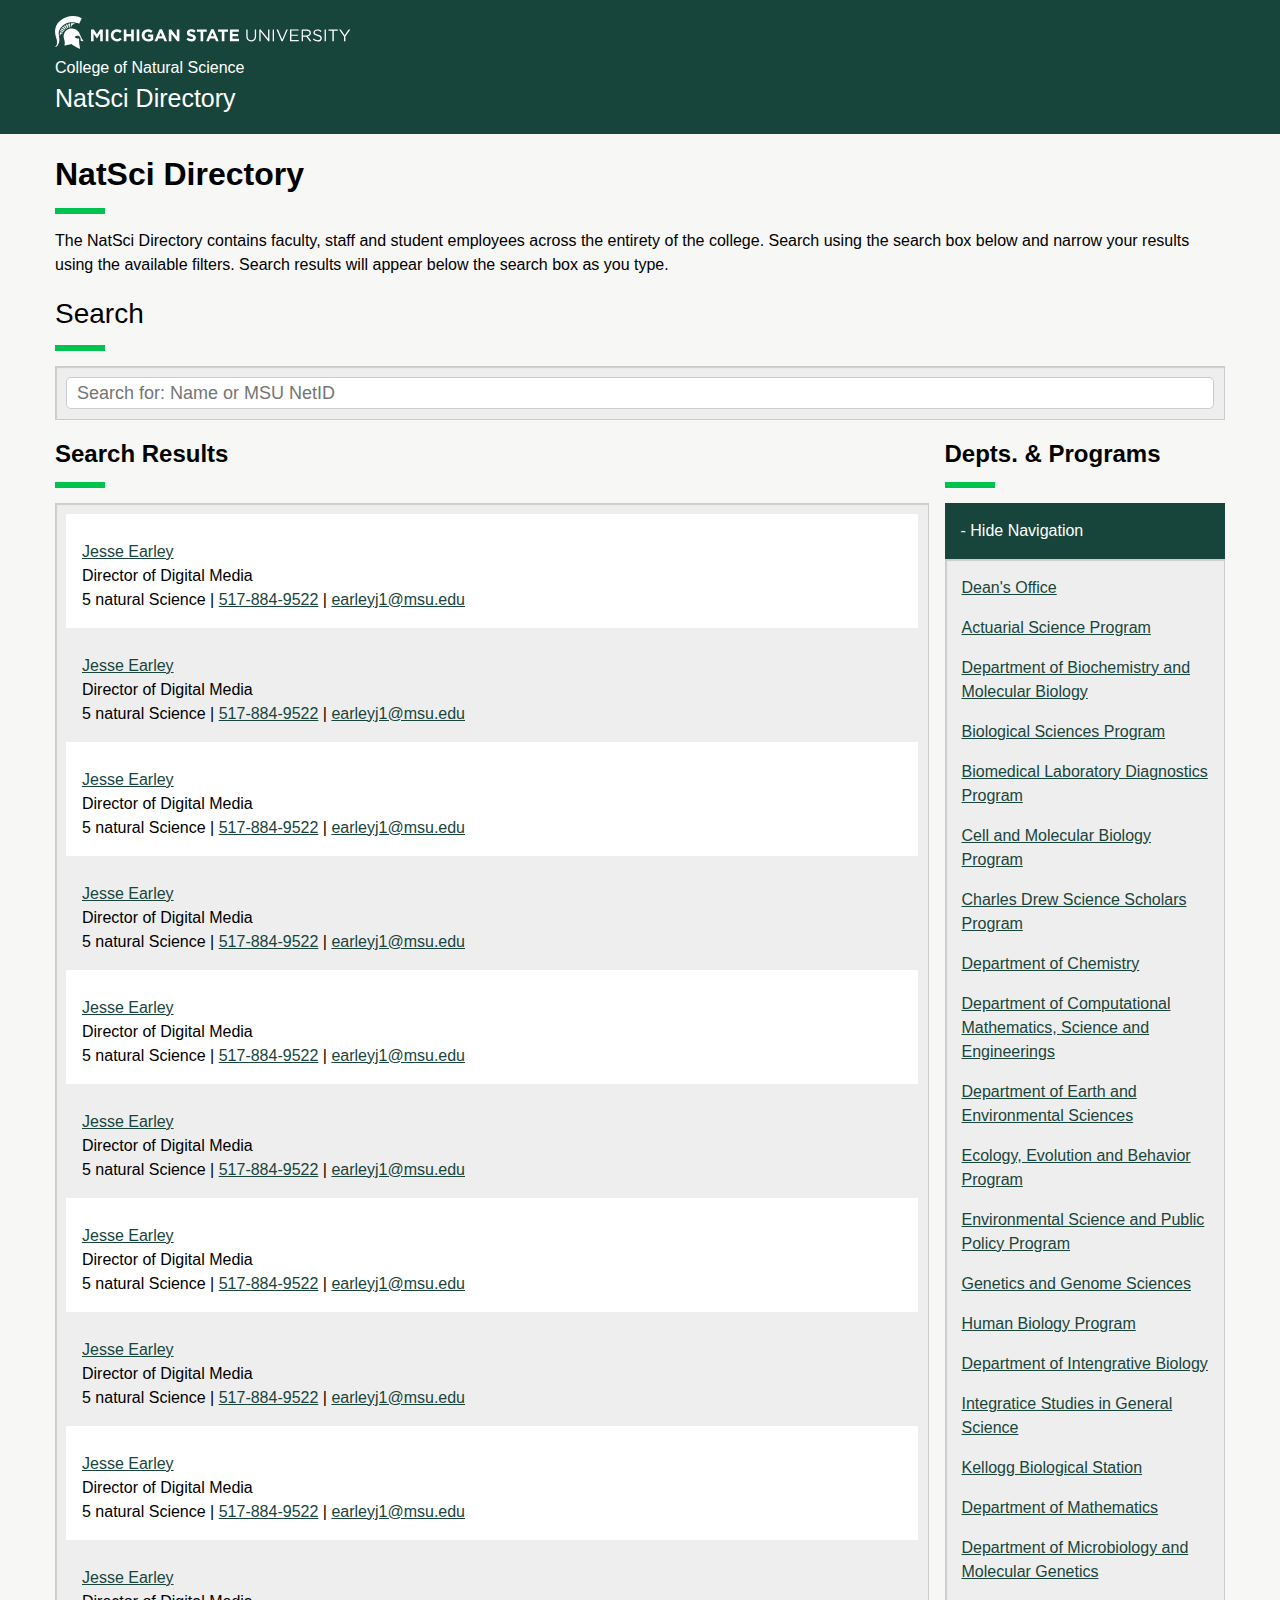
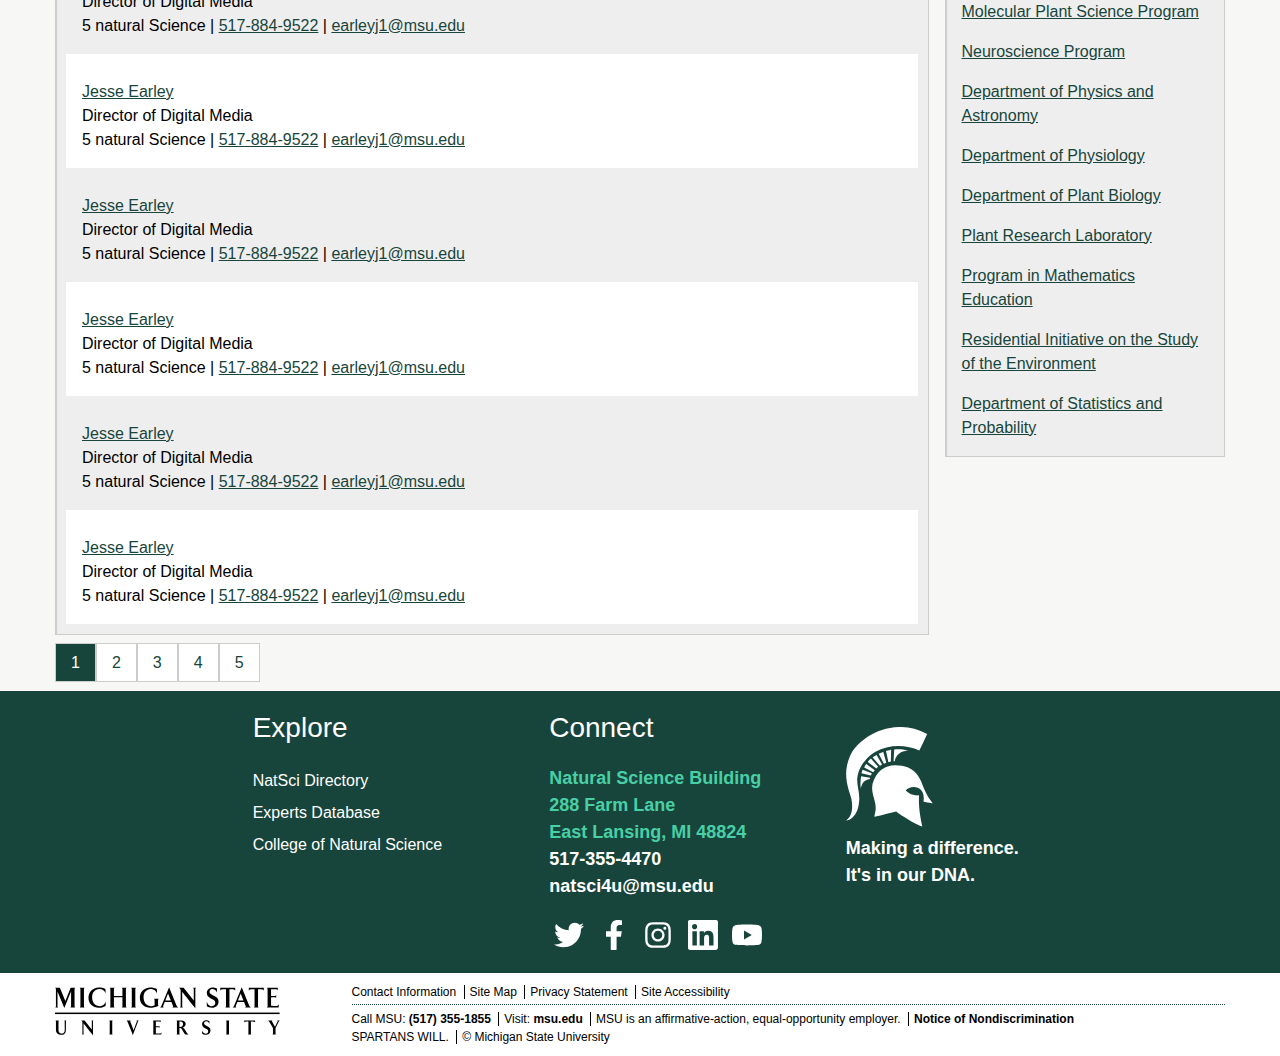
<file: directoryHome2.html>
<!DOCTYPE html>
<html lang="en">
    <head>
        <meta charset="utf-8">
        <meta http-equiv="X-UA-Compatible" content="IE=edge">
        <title>Directory Home</title>
        <meta name="description" content="">
        <meta name="viewport" content="width=device-width, initial-scale=1">
        <link rel="stylesheet" href="css/styles.min.css">
    </head>
    <body>
        <header>
            <section id="MSUHeader">
                <div class="wrapperContainer">
                    <div class="msuHeader__wordmark">
                        <svg viewBox="0 0 296 33" version="1.1" xmlns="http://www.w3.org/2000/svg" xmlns:xlink="http://www.w3.org/1999/xlink">
                            <defs>
                                <polygon points="0 33.7792208 295.3 33.7792208 295.3 0.89812987 0 0.89812987"></polygon>
                            </defs>
                            <g stroke="none" stroke-width="1" fill="none" fill-rule="evenodd">
                                <g transform="translate(-306.000000, -383.000000)">
                                    <g transform="translate(83.000000, 328.000000)">
                                        <g>
                                            <g transform="translate(223.000000, 54.000000)">
                                                <g transform="translate(0.000000, 0.095675)">
                                                    <path d="M55.7998,20.2675325 C55.7998,16.8896104 58.2998,14.1077922 61.9998,14.1077922 C64.1998,14.1077922 65.5998,14.8032468 66.6998,15.8961039 L64.9998,17.8831169 C64.0998,17.0883117 63.0998,16.5915584 61.9998,16.5915584 C59.9998,16.5915584 58.4998,18.2805195 58.4998,20.2675325 C58.4998,22.2545455 59.8998,23.9435065 61.9998,23.9435065 C63.3998,23.9435065 64.1998,23.4467532 65.0998,22.5525974 L66.7998,24.2415584 C65.5998,25.5331169 64.1998,26.3279221 61.8998,26.3279221 C58.3998,26.3279221 55.7998,23.6454545 55.7998,20.2675325 Z" ></path>
                                                    <polygon points="68.7998 14.3064935 71.3998 14.3064935 71.3998 18.975974 76.1998 18.975974 76.1998 14.3064935 78.7998 14.3064935 78.7998 26.1292208 76.1998 26.1292208 76.1998 21.3603896 71.3998 21.3603896 71.3998 26.1292208 68.7998 26.1292208"></polygon>
                                                    <mask>
                                                        <use xlink:href="#path-1"></use>
                                                    </mask>
                                                    <g></g>
                                                    <polygon  points="81.7 26.1292208 84.3 26.1292208 84.3 14.3064935 81.7 14.3064935"></polygon>
                                                    <path d="M86.7002,20.2675325 L86.7002,20.2675325 C86.7002,16.8896104 89.3002,14.1077922 92.9002,14.1077922 C95.0002,14.1077922 96.3002,14.7038961 97.6002,15.6974026 L96.0002,17.7837662 C95.1002,16.988961 94.3002,16.5915584 92.9002,16.5915584 C91.0002,16.5915584 89.5002,18.2805195 89.5002,20.2675325 C89.5002,22.4532468 91.0002,24.0428571 93.1002,24.0428571 C94.1002,24.0428571 94.9002,23.8441558 95.6002,23.3474026 L95.6002,21.6584416 L93.0002,21.6584416 L93.0002,19.3733766 L98.2002,19.3733766 L98.2002,24.5396104 C97.0002,25.5331169 95.3002,26.4272727 93.1002,26.4272727 C89.3002,26.3279221 86.7002,23.7448052 86.7002,20.2675325"  ></path>
                                                    <path d="M107.2998,21.261039 L105.6998,17.3863636 L104.0998,21.261039 L107.2998,21.261039 Z M104.5998,14.2071429 L106.9998,14.2071429 L112.0998,26.1292208 L109.3998,26.1292208 L108.2998,23.4467532 L103.2998,23.4467532 L102.1998,26.1292208 L99.4998,26.1292208 L104.5998,14.2071429 Z"  ></path>
                                                    <polygon  points="113.7998 14.3064935 116.1998 14.3064935 121.7998 21.5590909 121.7998 14.3064935 124.3998 14.3064935 124.3998 26.1292208 122.1998 26.1292208 116.3998 18.5785714 116.3998 26.1292208 113.7998 26.1292208"></polygon>
                                                    <path d="M131.3999,24.4404584 L132.8999,22.5527961 C133.9999,23.4469519 135.0999,23.9437052 136.4999,23.9437052 C137.5999,23.9437052 138.1999,23.5463026 138.1999,22.8498545 C138.1999,22.1553935 137.7999,21.8563481 135.7999,21.3595948 C133.3999,20.7644844 131.8999,20.0690299 131.8999,17.7839649 C131.8999,15.5982506 133.5999,14.2073416 136.0999,14.2073416 C137.7999,14.2073416 139.2999,14.7040948 140.4999,15.6976013 L139.0999,17.6846143 C137.9999,16.9891597 136.9999,16.4924065 135.9999,16.4924065 C134.9999,16.4924065 134.4999,16.9891597 134.4999,17.485913 C134.4999,18.2807182 134.9999,18.4794195 137.0999,19.0755234 C139.4999,19.6716273 140.8999,20.5657831 140.8999,22.6521468 C140.8999,25.0365623 139.0999,26.3271273 136.4999,26.3271273 C134.5999,26.3271273 132.7999,25.7320169 131.3999,24.4404584"  ></path>
                                                    <polygon  points="145.5 16.6908097 141.9 16.6908097 141.9 14.3063942 151.8 14.3063942 151.8 16.6908097 148.2 16.6908097 148.2 26.1291214 145.6 26.1291214 145.6 16.6908097"></polygon>
                                                    <path d="M159,21.261039 L157.4,17.3863636 L155.8,21.261039 L159,21.261039 Z M156.2,14.2071429 L158.6,14.2071429 L163.7,26.1292208 L161,26.1292208 L159.9,23.4467532 L154.9,23.4467532 L153.8,26.1292208 L151.1,26.1292208 L156.2,14.2071429 Z"  ></path>
                                                    <polygon  points="166.7002 16.6908097 163.0992 16.6908097 163.0992 14.3063942 173.0002 14.3063942 173.0002 16.6908097 169.4002 16.6908097 169.4002 26.1291214 166.8002 26.1291214 166.8002 16.6908097"></polygon>
                                                    <polygon  points="174.9004 14.3064935 183.9004 14.3064935 183.9004 16.5915584 177.5004 16.5915584 177.5004 18.975974 183.0994 18.975974 183.0994 21.261039 177.5004 21.261039 177.5004 23.7448052 184.0004 23.7448052 184.0004 26.0298701 174.9004 26.0298701"></polygon>
                                                    <path d="M191.2998,21.261039 L191.2998,14.4058442 L192.5998,14.4058442 L192.5998,21.1616883 C192.5998,23.7448052 193.9998,25.1357143 196.1998,25.1357143 C198.4008,25.1357143 199.7998,23.8441558 199.7998,21.261039 L199.7998,14.4058442 L201.0998,14.4058442 L201.0998,21.1616883 C201.0998,24.638961 199.0998,26.4272727 196.0998,26.4272727 C193.2998,26.3279221 191.2998,24.5396104 191.2998,21.261039"  ></path>
                                                    <polygon  points="204.2998 14.3064935 205.5998 14.3064935 213.0998 23.7448052 213.0998 14.3064935 214.4008 14.3064935 214.4008 26.1292208 213.2998 26.1292208 205.5998 16.3928571 205.5998 26.1292208 204.2998 26.1292208"></polygon>
                                                    <polygon  points="217.7 26.1292208 219 26.1292208 219 14.3064935 217.7 14.3064935"></polygon>
                                                    <polygon  points="221.5 14.3064935 223 14.3064935 227.2 24.4402597 231.4 14.3064935 232.8 14.3064935 227.7 26.2285714 226.5 26.2285714"></polygon>
                                                    <polygon  points="235.0996 14.3064935 243.7006 14.3064935 243.7006 15.4987013 236.4006 15.4987013 236.4006 19.5720779 242.9006 19.5720779 242.9006 20.7642857 236.4006 20.7642857 236.4006 24.937013 243.7006 24.937013 243.7006 26.1292208 234.9996 26.1292208 234.9996 14.3064935"></polygon>
                                                    <path d="M251.5,20.3664857 C253.3,20.3664857 254.6,19.4733234 254.6,17.9830636 C254.6,16.4928039 253.5,15.6970052 251.6,15.6970052 L247.9,15.6970052 L247.9,20.4668299 L251.5,20.4668299 L251.5,20.3664857 Z M246.5,14.3060961 L251.6,14.3060961 C253.1,14.3060961 254.2,14.7034987 255,15.4992974 C255.6,16.0944078 255.9,16.889213 255.9,17.7833688 C255.9,19.7703818 254.5,20.863239 252.7,21.2606416 L256.4,26.1298169 L254.8,26.1298169 L251.4,21.5586935 L248,21.5586935 L248,26.1298169 L246.7,26.1298169 L246.7,14.3060961 L246.5,14.3060961 Z"  ></path>
                                                    <path d="M257.9004,24.4404584 L258.7004,23.4469519 C259.9004,24.5398091 261.0994,25.135913 262.7994,25.135913 C264.4004,25.135913 265.5004,24.3401143 265.5004,23.1489 C265.5004,22.0560429 264.9004,21.459939 262.4004,20.8628416 C259.7004,20.2677312 258.4004,19.3725818 258.4004,17.485913 C258.4004,15.5982506 260.0004,14.3066922 262.2994,14.3066922 C264.0004,14.3066922 265.2994,14.8034455 266.5004,15.7969519 L265.7004,16.7904584 C264.5994,15.8963026 263.5004,15.4989 262.2994,15.4989 C260.7994,15.4989 259.7994,16.2937052 259.7994,17.3865623 C259.7994,18.4794195 260.4004,19.174874 263.0004,19.6716273 C265.7004,20.2677312 266.9004,21.161887 266.9004,23.0495494 C266.9004,25.0365623 265.2004,26.4274714 262.7994,26.4274714 C260.9004,26.3271273 259.2994,25.7320169 257.9004,24.4404584"  ></path>
                                                    <polygon  points="269.6 26.1292208 270.901 26.1292208 270.901 14.3064935 269.6 14.3064935"></polygon>
                                                    <polygon  points="277.5 15.5978532 273.5 15.5978532 273.5 14.4056455 282.8 14.4056455 282.8 15.5978532 278.8 15.5978532 278.8 26.2283727 277.4 26.2283727 277.4 15.5978532"></polygon>
                                                    <polygon  points="289 21.459939 284.1 14.3066922 285.7 14.3066922 289.7 20.2677312 293.7 14.3066922 295.3 14.3066922 290.4 21.459939 290.4 26.1294195 289 26.1294195"></polygon>
                                                    <path d="M26.7998,3.17902208 C26.7998,3.17902208 25.0998,6.8549961 24.1998,8.64330779 C19.8998,6.65629481 14.2998,6.45759351 9.5998,9.14006104 C6.4998,11.0277234 3.8998,14.4056455 3.6998,18.0816195 C3.5998,20.4660351 4.6998,23.1494961 4.2998,25.6332623 C4.1998,26.9238273 3.8998,28.2153857 3.2998,29.3082429 C2.4998,30.6007948 1.5998,31.6926584 -0.000200000002,31.7920091 C0.2998,31.3946065 2.7998,30.2023987 1.7998,24.738113 C1.3998,22.5523987 -1.6002,17.1874636 1.2998,10.5309701 C3.9998,4.37122987 15.3998,-2.88136753 26.7998,3.17902208"  ></path>
                                                    <path d="M13.7002,13.9091903 C15.2002,13.412437 16.8002,13.412437 18.4002,13.710489 C21.4002,14.2072422 23.6002,15.9955539 24.7002,18.6780214 C25.8002,21.4598396 26.6002,23.6455539 28.6002,26.0299695 C28.7002,26.1293201 25.6002,25.5332162 25.6002,25.5332162 C26.4002,20.0689305 21.2002,19.8702292 19.7002,21.8572422 C20.8002,23.04945 22.6002,23.6455539 24.1002,23.4468526 C23.8002,28.9111383 25.3002,33.7793201 25.2002,33.7793201 C24.0002,33.5806188 18.3002,30.3020474 16.6002,28.8117877 C14.2002,29.2091903 12.2002,30.1033461 9.4002,30.5007487 C9.3002,30.5007487 9.9002,28.4143851 9.8002,27.4208786 C9.8002,24.5397097 7.6002,21.8572422 9.2002,18.3799695 C10.1002,16.1942552 11.5002,14.7039955 13.7002,13.9091903"  ></path>
                                                    <path d="M15.7002,12.2200305 L16.1002,12.2200305 C16.1002,12.0213292 16.3002,10.6304201 17.5002,9.73626429 C18.8002,8.64340714 20.5002,8.74275779 20.5002,8.74275779 C18.8002,8.24600455 17.1002,8.1466539 15.9002,8.34535519 L15.7002,12.2200305 Z"  ></path>
                                                    <path d="M5,17.187563 C4.7,18.7771734 4.7,20.3667838 4.9,21.161589 C4.9,21.161589 5.1,19.7706799 5.9,18.9758747 C6.6,18.2804201 7.5,18.1810695 7.8,18.1810695 C7.8,18.1810695 8,17.6843162 7.9,17.6843162 L5,17.187563 Z"  ></path>
                                                    <path d="M8.2002,16.8897097 C8.3002,16.6910084 8.4002,16.4923071 8.5002,16.1942552 L5.5002,15.0020474 C5.3002,15.39945 5.2002,15.8962032 5.1002,16.1942552 L8.2002,16.8897097 Z"  ></path>
                                                    <path d="M9,15.7967532 L9.5,15.2006494 L6.7,13.1142857 C6.4,13.4123377 6.2,13.8097403 6,14.3064935 L9,15.7967532 Z"  ></path>
                                                    <path d="M10,14.6043468 L10.6,14.0082429 L8.2,11.3257753 C7.7,11.8225286 7.5,12.0212299 7.2,12.4186325 L10,14.6043468 Z"  ></path>
                                                    <path d="M11.2002,13.7102903 L11.9002,13.3128877 L10.1002,10.1336669 C9.5002,10.4317188 9.0002,10.7297708 8.8002,10.9284721 L11.2002,13.7102903 Z"  ></path>
                                                    <path d="M12.5,13.0151338 L13.3,12.7170818 L12.3,9.14045844 C11.7,9.33915974 11,9.63721169 10.8,9.73656234 L12.5,13.0151338 Z"  ></path>
                                                    <path d="M14,12.5183805 L14.8,12.3196792 L14.9,8.4450039 C14.9,8.4450039 14,8.64370519 13.2,8.84240649 L14,12.5183805 Z"  ></path>
                                                    <polygon  points="36 14.3064935 38.8 14.3064935 41.9 19.274026 45 14.3064935 47.8 14.3064935 47.8 26.1292208 45.2 26.1292208 45.2 18.3798701 42 23.4467532 41.9 23.4467532 38.6 18.4792208 38.6 26.1292208 36 26.1292208"></polygon>
                                                    <polygon  points="50.8 26.1292208 53.4 26.1292208 53.4 14.3064935 50.8 14.3064935"></polygon>
                                                </g>
                                            </g>
                                        </g>
                                    </g>
                                </g>
                            </g>
                        </svg>
                     </div>
                </div>
            </section>

            <section id="CollegeHeader">
                <div class="wrapperContainer">
                    <div class="collegeHeader__masthead">
                        <div class="collegeHeader__collegeName">
                            <a class="collegeHeader__collegeLink" href="https://natsci.msu.edu" title="NatSci website">College of Natural Science</a>
                        </div>
                        <div class="collegeHeader__appName">
                            <a class="collegeHeader__appLink" href="#" title="Home">NatSci Directory</a>
                        </div>
                    </div>
                </div>
            </section>

        </header>

        <main>
            <section id="Intro">
                <div class="wrapperContainer">
                    <div class="directoryContent__intro">
                        <h1>NatSci Directory</h1>
                        <p>The NatSci Directory contains faculty, staff and student employees across the entirety of the college. Search using the search box below and narrow your results using the available filters. Search results will appear below the search box as you type.</p>
                    </div>
                </div>
            </section>
                
            <section id="Search">
                <div class="wrapperContainer">
                    <div class="directoryContent__search">
                        <h2>Search</h2>
                        <div class="well well-inset">
                            <input type="text" id="HomeSearch" placeholder="Search for: Name or MSU NetID">            
                        </div>
                    </div>
                </div>
            </section>

            <section id="ResultsAndFilters">
                <div class="wrapperContainer">
                    <div class="directoryContent__results">
                        <h3>Search Results</h3>
                        <div class="well well-inset">
                            <div class="directoryContent__person">
                                <div class="directoryContent__personName"><a href="directoryProfile.html">Jesse Earley</a></div>
                                <div class="directoryContent__personTitle">Director of Digital Media</div>
                                <div class="directoryContent__personContact">5 natural Science | <a href="tel:5178849522">517-884-9522</a> | <a href="mailto:earleyj1@msu.edu">earleyj1@msu.edu</a></div>
                            </div>
                            <div class="directoryContent__person">
                                <div class="directoryContent__personName"><a href="directoryProfile.html">Jesse Earley</a></div>
                                <div class="directoryContent__personTitle">Director of Digital Media</div>
                                <div class="directoryContent__personContact">5 natural Science | <a href="tel:5178849522">517-884-9522</a> | <a href="mailto:earleyj1@msu.edu">earleyj1@msu.edu</a></div>
                            </div>
                            <div class="directoryContent__person">
                                <div class="directoryContent__personName"><a href="directoryProfile.html">Jesse Earley</a></div>
                                <div class="directoryContent__personTitle">Director of Digital Media</div>
                                <div class="directoryContent__personContact">5 natural Science | <a href="tel:5178849522">517-884-9522</a> | <a href="mailto:earleyj1@msu.edu">earleyj1@msu.edu</a></div>
                            </div>
                            <div class="directoryContent__person">
                                <div class="directoryContent__personName"><a href="directoryProfile.html">Jesse Earley</a></div>
                                <div class="directoryContent__personTitle">Director of Digital Media</div>
                                <div class="directoryContent__personContact">5 natural Science | <a href="tel:5178849522">517-884-9522</a> | <a href="mailto:earleyj1@msu.edu">earleyj1@msu.edu</a></div>
                            </div>
                            <div class="directoryContent__person">
                                <div class="directoryContent__personName"><a href="directoryProfile.html">Jesse Earley</a></div>
                                <div class="directoryContent__personTitle">Director of Digital Media</div>
                                <div class="directoryContent__personContact">5 natural Science | <a href="tel:5178849522">517-884-9522</a> | <a href="mailto:earleyj1@msu.edu">earleyj1@msu.edu</a></div>
                            </div>
                            <div class="directoryContent__person">
                                <div class="directoryContent__personName"><a href="directoryProfile.html">Jesse Earley</a></div>
                                <div class="directoryContent__personTitle">Director of Digital Media</div>
                                <div class="directoryContent__personContact">5 natural Science | <a href="tel:5178849522">517-884-9522</a> | <a href="mailto:earleyj1@msu.edu">earleyj1@msu.edu</a></div>
                            </div>
                            <div class="directoryContent__person">
                                <div class="directoryContent__personName"><a href="directoryProfile.html">Jesse Earley</a></div>
                                <div class="directoryContent__personTitle">Director of Digital Media</div>
                                <div class="directoryContent__personContact">5 natural Science | <a href="tel:5178849522">517-884-9522</a> | <a href="mailto:earleyj1@msu.edu">earleyj1@msu.edu</a></div>
                            </div>
                            <div class="directoryContent__person">
                                <div class="directoryContent__personName"><a href="directoryProfile.html">Jesse Earley</a></div>
                                <div class="directoryContent__personTitle">Director of Digital Media</div>
                                <div class="directoryContent__personContact">5 natural Science | <a href="tel:5178849522">517-884-9522</a> | <a href="mailto:earleyj1@msu.edu">earleyj1@msu.edu</a></div>
                            </div>
                            <div class="directoryContent__person">
                                <div class="directoryContent__personName"><a href="directoryProfile.html">Jesse Earley</a></div>
                                <div class="directoryContent__personTitle">Director of Digital Media</div>
                                <div class="directoryContent__personContact">5 natural Science | <a href="tel:5178849522">517-884-9522</a> | <a href="mailto:earleyj1@msu.edu">earleyj1@msu.edu</a></div>
                            </div>
                            <div class="directoryContent__person">
                                <div class="directoryContent__personName"><a href="directoryProfile.html">Jesse Earley</a></div>
                                <div class="directoryContent__personTitle">Director of Digital Media</div>
                                <div class="directoryContent__personContact">5 natural Science | <a href="tel:5178849522">517-884-9522</a> | <a href="mailto:earleyj1@msu.edu">earleyj1@msu.edu</a></div>
                            </div>
                            <div class="directoryContent__person">
                                <div class="directoryContent__personName"><a href="directoryProfile.html">Jesse Earley</a></div>
                                <div class="directoryContent__personTitle">Director of Digital Media</div>
                                <div class="directoryContent__personContact">5 natural Science | <a href="tel:5178849522">517-884-9522</a> | <a href="mailto:earleyj1@msu.edu">earleyj1@msu.edu</a></div>
                            </div>
                            <div class="directoryContent__person">
                                <div class="directoryContent__personName"><a href="directoryProfile.html">Jesse Earley</a></div>
                                <div class="directoryContent__personTitle">Director of Digital Media</div>
                                <div class="directoryContent__personContact">5 natural Science | <a href="tel:5178849522">517-884-9522</a> | <a href="mailto:earleyj1@msu.edu">earleyj1@msu.edu</a></div>
                            </div>
                            <div class="directoryContent__person">
                                <div class="directoryContent__personName"><a href="directoryProfile.html">Jesse Earley</a></div>
                                <div class="directoryContent__personTitle">Director of Digital Media</div>
                                <div class="directoryContent__personContact">5 natural Science | <a href="tel:5178849522">517-884-9522</a> | <a href="mailto:earleyj1@msu.edu">earleyj1@msu.edu</a></div>
                            </div>
                            <div class="directoryContent__person">
                                <div class="directoryContent__personName"><a href="directoryProfile.html">Jesse Earley</a></div>
                                <div class="directoryContent__personTitle">Director of Digital Media</div>
                                <div class="directoryContent__personContact">5 natural Science | <a href="tel:5178849522">517-884-9522</a> | <a href="mailto:earleyj1@msu.edu">earleyj1@msu.edu</a></div>
                            </div>
                            <div class="directoryContent__person">
                                <div class="directoryContent__personName"><a href="directoryProfile.html">Jesse Earley</a></div>
                                <div class="directoryContent__personTitle">Director of Digital Media</div>
                                <div class="directoryContent__personContact">5 natural Science | <a href="tel:5178849522">517-884-9522</a> | <a href="mailto:earleyj1@msu.edu">earleyj1@msu.edu</a></div>
                            </div>
                        </div>
                        <nav role="navigation" aria-label="Pagination Navigation" class="pagination">
                            <ul>
                                <li><a href="#" class="selected" aria-label="Go to Results Page 1" title="Go to Results Page 1">1</a></li>
                                <li><a href="#" aria-label="Go to Results Page 2" title="Go to Results Page 2">2</a></li>
                                <li><a href="#" aria-label="Go to Results Page 3" title="Go to Results Page 3">3</a></li>
                                <li><a href="#" aria-label="Go to Results Page 4" title="Go to Results Page 4">4</a></li>
                                <li><a href="#" aria-label="Go to Results Page 5" title="Go to Results Page 5">5</a></li>
                            </ul>
                        </nav>
                    </div>
                    <div class="directoryContent__filters">
                        <h3>Depts. & Programs</h3>
                        <button id="FiltersButton" type="button" class="button button-collapsible" title="Hide/Show Navigation" aria-expanded="true">- Hide Navigation</button>
                        <nav class="well well-inset collapsible-content" style="display:block;" aria-labelledby="FiltersButton">
                            <ul>
                                <li><a href="#">Dean's Office</a></li>
                                <li><a href="#">Actuarial Science Program</a></li>
                                <li><a href="#">Department of Biochemistry and Molecular Biology</a></li>
                                <li><a href="#">Biological Sciences Program</a></li>
                                <li><a href="#">Biomedical Laboratory Diagnostics Program</a></li>
                                <li><a href="#">Cell and Molecular Biology Program</a></li>
                                <li><a href="#">Charles Drew Science Scholars Program</a></li>
                                <li><a href="#">Department of Chemistry</a></li>
                                <li><a href="#">Department of Computational Mathematics, Science and Engineerings</a></li>
                                <li><a href="#">Department of Earth and Environmental Sciences</a></li>
                                <li><a href="#">Ecology, Evolution and Behavior Program</a></li>
                                <li><a href="#">Environmental Science and Public Policy Program</a></li>
                                <li><a href="#">Genetics and Genome Sciences</a></li>
                                <li><a href="#">Human Biology Program</a></li>
                                <li><a href="#">Department of Intengrative Biology</a></li>
                                <li><a href="#">Integratice Studies in General Science</a></li>
                                <li><a href="#">Kellogg Biological Station</a></li>
                                <li><a href="#">Department of Mathematics</a></li>
                                <li><a href="#">Department of Microbiology and Molecular Genetics</a></li>
                                <li><a href="#">Molecular Plant Science Program</a></li>
                                <li><a href="#">Neuroscience Program</a></li>
                                <li><a href="#">Department of Physics and Astronomy</a></li>
                                <li><a href="#">Department of Physiology</a></li>
                                <li><a href="#">Department of Plant Biology</a></li>
                                <li><a href="#">Plant Research Laboratory</a></li>
                                <li><a href="#">Program in Mathematics Education</a></li>
                                <li><a href="#">Residential Initiative on the Study of the Environment</a></li>
                                <li><a href="#">Department of Statistics and Probability</a></li>
                            </ul>
                        </nav>
                    </div>
                </div>
            </section>
        </main>

        <footer>
            <section id="PreFooter" class="preFooter">
                <div class="wrapperContainer">
                    <div class="preFooter__explore">
                        <h2>Explore</h2>
                        <ul>
                            <li><a href="#">NatSci Directory</a></li>
                            <li><a href="#">Experts Database</a></li>
                            <li><a href="#">College of Natural Science</a></li>
                        </ul>
                    </div>
                    <div class="preFooter__connect">
                        <h2>Connect</h2>
                        <address>
                            <span>Natural Science Building</span><br>
                            <span>288 Farm Lane</span><br>
                            <span>East Lansing, MI 48824</span><br>
                            <span class="departmentFooter__phone"><a href="tel:517-355-4470">517-355-4470</a></span><br />
                            <span class="department__email"><a href="mailto:natsci4u@msu.edu">natsci4u@msu.edu</a></span>
                        </address>

                        <ul>
                            <li>
                                <!--Twitter-->
                                <a href="https://twitter.com/MSUNatSci" title="Twitter">
                                    <svg height="100%" version="1.1" viewBox="0 0 512 512" width="100%" xml:space="preserve" xmlns="http://www.w3.org/2000/svg" xmlns:serif="http://www.serif.com/" xmlns:xlink="http://www.w3.org/1999/xlink">
                                        <path d="M161.014,464.013c193.208,0 298.885,-160.071 298.885,-298.885c0,-4.546 0,-9.072 -0.307,-13.578c20.558,-14.871 38.305,-33.282 52.408,-54.374c-19.171,8.495 -39.51,14.065 -60.334,16.527c21.924,-13.124 38.343,-33.782 46.182,-58.102c-20.619,12.235 -43.18,20.859 -66.703,25.498c-19.862,-21.121 -47.602,-33.112 -76.593,-33.112c-57.682,0 -105.145,47.464 -105.145,105.144c0,8.002 0.914,15.979 2.722,23.773c-84.418,-4.231 -163.18,-44.161 -216.494,-109.752c-27.724,47.726 -13.379,109.576 32.522,140.226c-16.715,-0.495 -33.071,-5.005 -47.677,-13.148l0,1.331c0.014,49.814 35.447,93.111 84.275,102.974c-15.464,4.217 -31.693,4.833 -47.431,1.802c13.727,42.685 53.311,72.108 98.14,72.95c-37.19,29.227 -83.157,45.103 -130.458,45.056c-8.358,-0.016 -16.708,-0.522 -25.006,-1.516c48.034,30.825 103.94,47.18 161.014,47.104" style="fill-rule:nonzero;"/>
                                    </svg>
                                </a>
                            </li>
                            <li>
                                <!--Facebook-->
                                <a href="https://www.facebook.com/MSUNatSci" title="Facebook">
                                    <svg height="100%" version="1.1" viewBox="0 0 512 512" width="100%" xml:space="preserve" xmlns="http://www.w3.org/2000/svg" xmlns:serif="http://www.serif.com/" xmlns:xlink="http://www.w3.org/1999/xlink">
                                        <path d="M374.244,285.825l14.105,-91.961l-88.233,0l0,-59.677c0,-25.159 12.325,-49.682 51.845,-49.682l40.116,0l0,-78.291c0,0 -36.407,-6.214 -71.213,-6.214c-72.67,0 -120.165,44.042 -120.165,123.775l0,70.089l-80.777,0l0,91.961l80.777,0l0,222.31c16.197,2.541 32.798,3.865 49.709,3.865c16.911,0 33.511,-1.324 49.708,-3.865l0,-222.31l74.128,0Z" style="fill-rule:nonzero;"/>
                                    </svg>
                                </a>
                            </li>
                            <li>
                                <!--Instagram-->
                                <a href="https://www.instagram.com/msunatsci/" title="Instagram">
                                    <svg height="100%" version="1.1" viewBox="0 0 600 600" width="100%" xml:space="preserve" xmlns="http://www.w3.org/2000/svg" xmlns:serif="http://www.serif.com/" xmlns:xlink="http://www.w3.org/1999/xlink">
                                        <g transform="matrix(1.01619,0,0,1.01619,44,43.8384)">
                                            <path d="M251.921,0.159C183.503,0.159 174.924,0.449 148.054,1.675C121.24,2.899 102.927,7.157 86.902,13.385C70.336,19.823 56.287,28.437 42.282,42.442C28.277,56.447 19.663,70.496 13.225,87.062C6.997,103.086 2.739,121.399 1.515,148.213C0.289,175.083 0,183.662 0,252.08C0,320.497 0.289,329.076 1.515,355.946C2.739,382.76 6.997,401.073 13.225,417.097C19.663,433.663 28.277,447.712 42.282,461.718C56.287,475.723 70.336,484.337 86.902,490.775C102.927,497.002 121.24,501.261 148.054,502.484C174.924,503.71 183.503,504 251.921,504C320.338,504 328.917,503.71 355.787,502.484C382.601,501.261 400.914,497.002 416.938,490.775C433.504,484.337 447.553,475.723 461.559,461.718C475.564,447.712 484.178,433.663 490.616,417.097C496.843,401.073 501.102,382.76 502.325,355.946C503.551,329.076 503.841,320.497 503.841,252.08C503.841,183.662 503.551,175.083 502.325,148.213C501.102,121.399 496.843,103.086 490.616,87.062C484.178,70.496 475.564,56.447 461.559,42.442C447.553,28.437 433.504,19.823 416.938,13.385C400.914,7.157 382.601,2.899 355.787,1.675C328.917,0.449 320.338,0.159 251.921,0.159ZM251.921,45.551C319.186,45.551 327.154,45.807 353.718,47.019C378.28,48.14 391.619,52.244 400.496,55.693C412.255,60.263 420.647,65.723 429.462,74.538C438.278,83.353 443.737,91.746 448.307,103.504C451.757,112.381 455.861,125.72 456.981,150.282C458.193,176.846 458.45,184.814 458.45,252.08C458.45,319.345 458.193,327.313 456.981,353.877C455.861,378.439 451.757,391.778 448.307,400.655C443.737,412.414 438.278,420.806 429.462,429.621C420.647,438.437 412.255,443.896 400.496,448.466C391.619,451.916 378.28,456.02 353.718,457.14C327.158,458.352 319.191,458.609 251.921,458.609C184.65,458.609 176.684,458.352 150.123,457.14C125.561,456.02 112.222,451.916 103.345,448.466C91.586,443.896 83.194,438.437 74.378,429.621C65.563,420.806 60.103,412.414 55.534,400.655C52.084,391.778 47.98,378.439 46.859,353.877C45.647,327.313 45.391,319.345 45.391,252.08C45.391,184.814 45.647,176.846 46.859,150.282C47.98,125.72 52.084,112.381 55.534,103.504C60.103,91.746 65.563,83.353 74.378,74.538C83.194,65.723 91.586,60.263 103.345,55.693C112.222,52.244 125.561,48.14 150.123,47.019C176.687,45.807 184.655,45.551 251.921,45.551Z"/>
                                            <path d="M251.921,336.053C205.543,336.053 167.947,298.457 167.947,252.08C167.947,205.702 205.543,168.106 251.921,168.106C298.298,168.106 335.894,205.702 335.894,252.08C335.894,298.457 298.298,336.053 251.921,336.053ZM251.921,122.715C180.474,122.715 122.556,180.633 122.556,252.08C122.556,323.526 180.474,381.444 251.921,381.444C323.367,381.444 381.285,323.526 381.285,252.08C381.285,180.633 323.367,122.715 251.921,122.715Z"/>
                                            <path d="M416.627,117.604C416.627,134.3 403.092,147.834 386.396,147.834C369.701,147.834 356.166,134.3 356.166,117.604C356.166,100.908 369.701,87.374 386.396,87.374C403.092,87.374 416.627,100.908 416.627,117.604Z"/>
                                        </g>
                                    </svg>
                                </a>
                            </li>
                            <li>
                                <!--LinkedIn-->
                                <a href="https://www.linkedin.com/school/msucollegeofnatsci/" title="LinkedIn">
                                    <svg height="100%" version="1.1" viewBox="0 0 512 512" width="100%" xml:space="preserve" xmlns="http://www.w3.org/2000/svg" xmlns:serif="http://www.serif.com/" xmlns:xlink="http://www.w3.org/1999/xlink">
                                        <path d="M473.305,-1.353c20.88,0 37.885,16.533 37.885,36.926l0,438.251c0,20.393 -17.005,36.954 -37.885,36.954l-436.459,0c-20.839,0 -37.773,-16.561 -37.773,-36.954l0,-438.251c0,-20.393 16.934,-36.926 37.773,-36.926l436.459,0Zm-37.829,436.389l0,-134.034c0,-65.822 -14.212,-116.427 -91.12,-116.427c-36.955,0 -61.739,20.263 -71.867,39.476l-1.04,0l0,-33.411l-72.811,0l0,244.396l75.866,0l0,-120.878c0,-31.883 6.031,-62.773 45.554,-62.773c38.981,0 39.468,36.461 39.468,64.802l0,118.849l75.95,0Zm-284.489,-244.396l-76.034,0l0,244.396l76.034,0l0,-244.396Zm-37.997,-121.489c-24.395,0 -44.066,19.735 -44.066,44.047c0,24.318 19.671,44.052 44.066,44.052c24.299,0 44.026,-19.734 44.026,-44.052c0,-24.312 -19.727,-44.047 -44.026,-44.047Z" style="fill-rule:nonzero;"/>
                                    </svg>
                                </a>
                            </li>
                            <li>
                                <!--YouTube-->
                                <a href="https://www.youtube.com/user/MSUNaturalScience" title="YouTube">
                                    <svg height="100%" version="1.1" viewBox="0 0 512 512" width="100%" xml:space="preserve" xmlns="http://www.w3.org/2000/svg" xmlns:serif="http://www.serif.com/" xmlns:xlink="http://www.w3.org/1999/xlink">
                                        <path d="M501.303,132.765c-5.887,-22.03 -23.235,-39.377 -45.265,-45.265c-39.932,-10.7 -200.038,-10.7 -200.038,-10.7c0,0 -160.107,0 -200.039,10.7c-22.026,5.888 -39.377,23.235 -45.264,45.265c-10.697,39.928 -10.697,123.238 -10.697,123.238c0,0 0,83.308 10.697,123.232c5.887,22.03 23.238,39.382 45.264,45.269c39.932,10.696 200.039,10.696 200.039,10.696c0,0 160.106,0 200.038,-10.696c22.03,-5.887 39.378,-23.239 45.265,-45.269c10.696,-39.924 10.696,-123.232 10.696,-123.232c0,0 0,-83.31 -10.696,-123.238Zm-296.506,200.039l0,-153.603l133.019,76.802l-133.019,76.801Z" style="fill-rule:nonzero;"/>
                                    </svg>
                                </a>
                            </li>
                        </ul>
                    </div>

                    <div class="preFooter__promo">
                        <a href="https://natsci.msu.edu" title="NatSci website">
                            <svg viewBox="0 0 33 33" version="1.1" xmlns="http://www.w3.org/2000/svg" xmlns:xlink="http://www.w3.org/1999/xlink">
                                <g stroke="none" stroke-width="1" fill="none" fill-rule="evenodd">
                                    <g transform="translate(-306.000000, -383.000000)">
                                        <g transform="translate(83.000000, 328.000000)">
                                            <g transform="translate(223.000000, 54.000000)">
                                                <g transform="translate(0.000000, 0.095675)">
                                                    <path d="M26.7998,3.17902208 C26.7998,3.17902208 25.0998,6.8549961 24.1998,8.64330779 C19.8998,6.65629481 14.2998,6.45759351 9.5998,9.14006104 C6.4998,11.0277234 3.8998,14.4056455 3.6998,18.0816195 C3.5998,20.4660351 4.6998,23.1494961 4.2998,25.6332623 C4.1998,26.9238273 3.8998,28.2153857 3.2998,29.3082429 C2.4998,30.6007948 1.5998,31.6926584 -0.000200000002,31.7920091 C0.2998,31.3946065 2.7998,30.2023987 1.7998,24.738113 C1.3998,22.5523987 -1.6002,17.1874636 1.2998,10.5309701 C3.9998,4.37122987 15.3998,-2.88136753 26.7998,3.17902208"></path>
                                                    <path d="M13.7002,13.9091903 C15.2002,13.412437 16.8002,13.412437 18.4002,13.710489 C21.4002,14.2072422 23.6002,15.9955539 24.7002,18.6780214 C25.8002,21.4598396 26.6002,23.6455539 28.6002,26.0299695 C28.7002,26.1293201 25.6002,25.5332162 25.6002,25.5332162 C26.4002,20.0689305 21.2002,19.8702292 19.7002,21.8572422 C20.8002,23.04945 22.6002,23.6455539 24.1002,23.4468526 C23.8002,28.9111383 25.3002,33.7793201 25.2002,33.7793201 C24.0002,33.5806188 18.3002,30.3020474 16.6002,28.8117877 C14.2002,29.2091903 12.2002,30.1033461 9.4002,30.5007487 C9.3002,30.5007487 9.9002,28.4143851 9.8002,27.4208786 C9.8002,24.5397097 7.6002,21.8572422 9.2002,18.3799695 C10.1002,16.1942552 11.5002,14.7039955 13.7002,13.9091903"></path>
                                                    <path d="M15.7002,12.2200305 L16.1002,12.2200305 C16.1002,12.0213292 16.3002,10.6304201 17.5002,9.73626429 C18.8002,8.64340714 20.5002,8.74275779 20.5002,8.74275779 C18.8002,8.24600455 17.1002,8.1466539 15.9002,8.34535519 L15.7002,12.2200305 Z"></path>
                                                    <path d="M9,15.7967532 L9.5,15.2006494 L6.7,13.1142857 C6.4,13.4123377 6.2,13.8097403 6,14.3064935 L9,15.7967532 Z"></path>
                                                    <path d="M10,14.6043468 L10.6,14.0082429 L8.2,11.3257753 C7.7,11.8225286 7.5,12.0212299 7.2,12.4186325 L10,14.6043468 Z"  ></path>
                                                    <path d="M11.2002,13.7102903 L11.9002,13.3128877 L10.1002,10.1336669 C9.5002,10.4317188 9.0002,10.7297708 8.8002,10.9284721 L11.2002,13.7102903 Z"></path>
                                                    <path d="M12.5,13.0151338 L13.3,12.7170818 L12.3,9.14045844 C11.7,9.33915974 11,9.63721169 10.8,9.73656234 L12.5,13.0151338 Z"></path>
                                                    <path d="M14,12.5183805 L14.8,12.3196792 L14.9,8.4450039 C14.9,8.4450039 14,8.64370519 13.2,8.84240649 L14,12.5183805 Z"></path>
                                                    <path d="M8.2002,16.8897097 C8.3002,16.6910084 8.4002,16.4923071 8.5002,16.1942552 L5.5002,15.0020474 C5.3002,15.39945 5.2002,15.8962032 5.1002,16.1942552 L8.2002,16.8897097 Z"></path>
                                                    <path d="M5,17.187563 C4.7,18.7771734 4.7,20.3667838 4.9,21.161589 C4.9,21.161589 5.1,19.7706799 5.9,18.9758747 C6.6,18.2804201 7.5,18.1810695 7.8,18.1810695 C7.8,18.1810695 8,17.6843162 7.9,17.6843162 L5,17.187563 Z"></path>
                                                </g>
                                            </g>
                                        </g>
                                    </g>
                                </g>
                            </svg>
                            <p>Making a difference.<br />
                            It's in our DNA.</p>
                        </a>
                    </div>
                
                </div>
            </section>

            <section id="MsuFooter" class="msuFooter">
                <div class="wrapperContainer">
                    <div class="msuFooter__wordmark">
                        <a href="https://www.msu.edu" title="Michigan State University">
                            <svg version="1.1" id="MSUWordmarkFooter" class="msuFooter__svg" xmlns="http://www.w3.org/2000/svg" xmlns:xlink="http://www.w3.org/1999/xlink" x="0px" y="0px"
                            width="264.75px" height="56.391px" viewBox="0 0 264.75 56.391" enable-background="new 0 0 264.75 56.391" xml:space="preserve">
                            <pattern  x="-28.595" y="-25.554" width="69" height="69" patternUnits="userSpaceOnUse" id="Unnamed_Pattern" viewBox="2.125 -70.896 69 69" overflow="visible">
                                <g>
                                    <polygon points="71.125,-1.896 2.125,-1.896 2.125,-70.896 71.125,-70.896 		"/>
                                    <polygon points="71.125,-1.896 2.125,-1.896 2.125,-70.896 71.125,-70.896 		"/>
                                    <g>
                                        <path d="M61.772-71.653c0.018,0.072,0.007,0.127-0.026,0.19c-0.053,0.101-0.112,0.062-0.165,0.128
                                            c-0.05,0.062-0.099,0.276-0.079,0.362c-0.169,0.058-0.01,0.227-0.015,0.35c-0.002,0.05-0.041,0.105-0.045,0.161
                                            c-0.01,0.119,0.017,0.266,0.068,0.37c0.097,0.198,0.268,0.413,0.435,0.544c0.19,0.148,0.365,0.572,0.608,0.631
                                            c0.177,0.042,0.384-0.104,0.543-0.143c0.18-0.043,0.397,0.01,0.571-0.053c0.222-0.079,0.127-0.337,0.288-0.45
                                            c0.104-0.074,0.287-0.01,0.406-0.051c0.2-0.069,0.339-0.263,0.376-0.46c0.016-0.082,0.01-0.145,0.039-0.221
                                            c0.039-0.103,0.111-0.16,0.09-0.293c-0.01-0.062-0.052-0.12-0.064-0.187c-0.022-0.114,0.002-0.224,0-0.337
                                            c-0.003-0.2,0.017-0.379-0.078-0.55c-0.38-0.688-1.236-0.929-1.975-0.789c-0.18,0.034-0.287,0.126-0.442,0.207
                                            c-0.17,0.088-0.139,0.166-0.318,0.224c-0.081,0.026-0.216,0.124-0.215,0.224c0.001,0.115,0.005,0.051,0.012,0.169
                                            c-0.021,0.011-0.021-0.005-0.03-0.025"/>
                                        <path d="M54.105-71.653c0.018,0.072,0.007,0.127-0.026,0.19c-0.053,0.101-0.112,0.062-0.165,0.128
                                            c-0.05,0.062-0.099,0.276-0.079,0.362c-0.169,0.058-0.01,0.227-0.015,0.35c-0.002,0.05-0.041,0.105-0.045,0.161
                                            c-0.01,0.119,0.017,0.266,0.068,0.37c0.097,0.198,0.268,0.413,0.435,0.544c0.19,0.148,0.365,0.572,0.608,0.631
                                            c0.177,0.042,0.384-0.104,0.543-0.143c0.18-0.043,0.397,0.01,0.571-0.053c0.222-0.079,0.127-0.337,0.288-0.45
                                            c0.104-0.074,0.287-0.01,0.406-0.051c0.2-0.069,0.339-0.263,0.376-0.46c0.016-0.082,0.01-0.145,0.039-0.221
                                            c0.039-0.103,0.111-0.16,0.09-0.293c-0.01-0.062-0.052-0.12-0.064-0.187c-0.022-0.114,0.002-0.224,0-0.337
                                            c-0.003-0.2,0.017-0.379-0.078-0.55c-0.38-0.688-1.236-0.929-1.975-0.789c-0.18,0.034-0.287,0.126-0.442,0.207
                                            c-0.17,0.088-0.139,0.166-0.318,0.224c-0.081,0.026-0.216,0.124-0.215,0.224c0.001,0.115,0.005,0.051,0.012,0.169
                                            c-0.021,0.011-0.021-0.005-0.03-0.025"/>
                                        <path d="M46.439-71.653c0.018,0.072,0.007,0.127-0.026,0.19c-0.053,0.101-0.112,0.062-0.165,0.128
                                            c-0.05,0.062-0.099,0.276-0.079,0.362c-0.169,0.058-0.01,0.227-0.015,0.35c-0.002,0.05-0.041,0.105-0.045,0.161
                                            c-0.01,0.119,0.017,0.266,0.068,0.37c0.097,0.198,0.268,0.413,0.435,0.544c0.19,0.148,0.365,0.572,0.608,0.631
                                            c0.177,0.042,0.384-0.104,0.543-0.143c0.18-0.043,0.397,0.01,0.571-0.053c0.222-0.079,0.127-0.337,0.288-0.45
                                            c0.104-0.074,0.287-0.01,0.406-0.051c0.2-0.069,0.339-0.263,0.376-0.46c0.016-0.082,0.01-0.145,0.039-0.221
                                            c0.039-0.103,0.111-0.16,0.09-0.293c-0.01-0.062-0.052-0.12-0.064-0.187c-0.022-0.114,0.002-0.224,0-0.337
                                            c-0.003-0.2,0.017-0.379-0.078-0.55c-0.38-0.688-1.236-0.929-1.975-0.789c-0.18,0.034-0.287,0.126-0.442,0.207
                                            c-0.17,0.088-0.139,0.166-0.318,0.224c-0.081,0.026-0.216,0.124-0.215,0.224c0.001,0.115,0.005,0.051,0.012,0.169
                                            c-0.021,0.011-0.021-0.005-0.03-0.025"/>
                                        <path d="M38.772-71.653c0.018,0.072,0.007,0.127-0.026,0.19c-0.053,0.101-0.112,0.062-0.165,0.128
                                            c-0.05,0.062-0.099,0.276-0.079,0.362c-0.169,0.058-0.01,0.227-0.015,0.35c-0.002,0.05-0.041,0.105-0.045,0.161
                                            c-0.01,0.119,0.017,0.266,0.068,0.37c0.097,0.198,0.268,0.413,0.435,0.544c0.19,0.148,0.365,0.572,0.608,0.631
                                            c0.177,0.042,0.384-0.104,0.543-0.143c0.18-0.043,0.397,0.01,0.571-0.053c0.222-0.079,0.127-0.337,0.288-0.45
                                            c0.104-0.074,0.287-0.01,0.406-0.051c0.2-0.069,0.339-0.263,0.376-0.46c0.016-0.082,0.01-0.145,0.039-0.221
                                            c0.039-0.103,0.111-0.16,0.09-0.293c-0.01-0.062-0.052-0.12-0.064-0.187c-0.022-0.114,0.002-0.224,0-0.337
                                            c-0.003-0.2,0.017-0.379-0.078-0.55c-0.38-0.688-1.236-0.929-1.975-0.789c-0.18,0.034-0.287,0.126-0.442,0.207
                                            c-0.17,0.088-0.139,0.166-0.318,0.224c-0.081,0.026-0.216,0.124-0.215,0.224c0.001,0.115,0.005,0.051,0.012,0.169
                                            c-0.021,0.011-0.021-0.005-0.03-0.025"/>
                                        <path d="M31.105-71.653c0.018,0.072,0.007,0.127-0.026,0.19c-0.053,0.101-0.112,0.062-0.165,0.128
                                            c-0.05,0.062-0.099,0.276-0.079,0.362c-0.169,0.058-0.01,0.227-0.015,0.35c-0.002,0.05-0.041,0.105-0.045,0.161
                                            c-0.01,0.119,0.017,0.266,0.068,0.37c0.097,0.198,0.268,0.413,0.435,0.544c0.19,0.148,0.365,0.572,0.608,0.631
                                            c0.177,0.042,0.384-0.104,0.543-0.143c0.18-0.043,0.397,0.01,0.571-0.053c0.222-0.079,0.127-0.337,0.288-0.45
                                            c0.104-0.074,0.287-0.01,0.406-0.051c0.2-0.069,0.339-0.263,0.376-0.46c0.016-0.082,0.01-0.145,0.039-0.221
                                            c0.039-0.103,0.111-0.16,0.09-0.293c-0.01-0.062-0.052-0.12-0.064-0.187c-0.022-0.114,0.002-0.224,0-0.337
                                            c-0.003-0.2,0.017-0.379-0.078-0.55c-0.38-0.688-1.236-0.929-1.975-0.789c-0.18,0.034-0.287,0.126-0.442,0.207
                                            c-0.17,0.088-0.139,0.166-0.318,0.224c-0.081,0.026-0.216,0.124-0.215,0.224c0.001,0.115,0.005,0.051,0.012,0.169
                                            c-0.021,0.011-0.021-0.005-0.03-0.025"/>
                                        <path d="M23.439-71.653c0.018,0.072,0.007,0.127-0.026,0.19c-0.053,0.101-0.112,0.062-0.165,0.128
                                            c-0.05,0.062-0.099,0.276-0.079,0.362c-0.169,0.058-0.01,0.227-0.015,0.35c-0.002,0.05-0.041,0.105-0.045,0.161
                                            c-0.01,0.119,0.017,0.266,0.068,0.37c0.097,0.198,0.268,0.413,0.435,0.544c0.19,0.148,0.365,0.572,0.608,0.631
                                            c0.177,0.042,0.384-0.104,0.543-0.143c0.18-0.043,0.397,0.01,0.571-0.053c0.222-0.079,0.127-0.337,0.288-0.45
                                            c0.104-0.074,0.287-0.01,0.406-0.051c0.2-0.069,0.339-0.263,0.376-0.46c0.016-0.082,0.01-0.145,0.039-0.221
                                            c0.039-0.103,0.111-0.16,0.09-0.293c-0.01-0.062-0.052-0.12-0.064-0.187c-0.022-0.114,0.002-0.224,0-0.337
                                            c-0.003-0.2,0.017-0.379-0.078-0.55c-0.38-0.688-1.236-0.929-1.975-0.789c-0.18,0.034-0.287,0.126-0.442,0.207
                                            c-0.17,0.088-0.139,0.166-0.318,0.224c-0.081,0.026-0.216,0.124-0.215,0.224c0.001,0.115,0.005,0.051,0.012,0.169
                                            c-0.021,0.011-0.021-0.005-0.03-0.025"/>
                                        <path d="M15.772-71.653c0.018,0.072,0.007,0.127-0.026,0.19c-0.053,0.101-0.112,0.062-0.165,0.128
                                            c-0.05,0.062-0.099,0.276-0.079,0.362c-0.169,0.058-0.01,0.227-0.015,0.35c-0.002,0.05-0.041,0.105-0.045,0.161
                                            c-0.01,0.119,0.017,0.266,0.068,0.37c0.097,0.198,0.268,0.413,0.435,0.544c0.19,0.148,0.365,0.572,0.608,0.631
                                            c0.177,0.042,0.384-0.104,0.543-0.143c0.18-0.043,0.397,0.01,0.571-0.053c0.222-0.079,0.127-0.337,0.288-0.45
                                            c0.104-0.074,0.287-0.01,0.406-0.051c0.2-0.069,0.339-0.263,0.376-0.46c0.016-0.082,0.01-0.145,0.039-0.221
                                            c0.039-0.103,0.111-0.16,0.09-0.293c-0.01-0.062-0.052-0.12-0.064-0.187c-0.022-0.114,0.002-0.224,0-0.337
                                            c-0.003-0.2,0.017-0.379-0.078-0.55c-0.38-0.688-1.236-0.929-1.975-0.789c-0.18,0.034-0.287,0.126-0.442,0.207
                                            c-0.17,0.088-0.139,0.166-0.318,0.224c-0.081,0.026-0.216,0.124-0.215,0.224c0.001,0.115,0.005,0.051,0.012,0.169
                                            c-0.021,0.011-0.021-0.005-0.03-0.025"/>
                                        <path d="M8.105-71.653c0.018,0.072,0.007,0.127-0.026,0.19c-0.053,0.101-0.112,0.062-0.165,0.128
                                            c-0.05,0.062-0.099,0.276-0.079,0.362c-0.169,0.058-0.01,0.227-0.015,0.35c-0.002,0.05-0.041,0.105-0.045,0.161
                                            c-0.01,0.119,0.017,0.266,0.068,0.37c0.097,0.198,0.268,0.413,0.435,0.544c0.19,0.148,0.365,0.572,0.608,0.631
                                            c0.177,0.042,0.384-0.104,0.543-0.143c0.18-0.043,0.397,0.01,0.571-0.053c0.222-0.079,0.127-0.337,0.288-0.45
                                            c0.104-0.074,0.287-0.01,0.406-0.051c0.2-0.069,0.339-0.263,0.376-0.46c0.016-0.082,0.01-0.145,0.039-0.221
                                            c0.039-0.103,0.111-0.16,0.09-0.293c-0.01-0.062-0.052-0.12-0.064-0.187c-0.022-0.114,0.002-0.224,0-0.337
                                            c-0.003-0.2,0.017-0.379-0.078-0.55c-0.38-0.688-1.236-0.929-1.975-0.789c-0.18,0.034-0.287,0.126-0.442,0.207
                                            c-0.17,0.088-0.139,0.166-0.318,0.224c-0.081,0.026-0.216,0.124-0.215,0.224c0.001,0.115,0.005,0.051,0.012,0.169
                                            c-0.021,0.011-0.021-0.005-0.03-0.025"/>
                                        <path d="M0.439-71.653c0.018,0.072,0.008,0.127-0.026,0.19C0.361-71.362,0.3-71.4,0.248-71.335
                                            c-0.051,0.062-0.099,0.276-0.079,0.362c-0.169,0.058-0.01,0.227-0.015,0.35c-0.002,0.05-0.041,0.105-0.045,0.161
                                            c-0.01,0.119,0.017,0.266,0.068,0.37c0.097,0.198,0.268,0.413,0.435,0.544c0.19,0.148,0.365,0.572,0.608,0.631
                                            c0.177,0.042,0.384-0.104,0.543-0.143c0.18-0.043,0.397,0.01,0.571-0.053c0.222-0.079,0.127-0.337,0.288-0.45
                                            c0.104-0.074,0.287-0.01,0.406-0.051c0.2-0.07,0.339-0.263,0.376-0.46c0.016-0.082,0.01-0.145,0.039-0.221
                                            c0.038-0.103,0.111-0.16,0.09-0.293c-0.01-0.062-0.051-0.12-0.064-0.187c-0.021-0.114,0.002-0.224,0-0.337
                                            c-0.003-0.2,0.017-0.379-0.078-0.55c-0.38-0.688-1.236-0.929-1.975-0.789c-0.18,0.034-0.287,0.126-0.442,0.207
                                            c-0.17,0.088-0.139,0.166-0.318,0.224c-0.081,0.026-0.215,0.124-0.215,0.224c0.002,0.115,0.005,0.051,0.012,0.169
                                            c-0.021,0.011-0.021-0.005-0.03-0.025"/>
                                    </g>
                                    <g>
                                        <path d="M69.439-71.653c0.018,0.072,0.008,0.127-0.026,0.19c-0.052,0.101-0.113,0.062-0.165,0.128
                                            c-0.051,0.062-0.099,0.276-0.079,0.362c-0.169,0.058-0.01,0.227-0.015,0.35c-0.002,0.05-0.041,0.105-0.045,0.161
                                            c-0.01,0.119,0.017,0.266,0.068,0.37c0.097,0.198,0.268,0.413,0.435,0.544c0.19,0.148,0.365,0.572,0.608,0.631
                                            c0.177,0.042,0.384-0.104,0.543-0.143c0.18-0.043,0.397,0.01,0.571-0.053c0.222-0.079,0.127-0.337,0.288-0.45
                                            c0.104-0.074,0.287-0.01,0.406-0.051c0.2-0.07,0.339-0.263,0.376-0.46c0.016-0.082,0.01-0.145,0.039-0.221
                                            c0.038-0.103,0.111-0.16,0.09-0.293c-0.01-0.062-0.051-0.12-0.064-0.187c-0.021-0.114,0.002-0.224,0-0.337
                                            c-0.003-0.2,0.017-0.379-0.078-0.55c-0.38-0.688-1.236-0.929-1.975-0.789c-0.18,0.034-0.287,0.126-0.442,0.207
                                            c-0.17,0.088-0.139,0.166-0.318,0.224c-0.081,0.026-0.215,0.124-0.215,0.224c0.002,0.115,0.005,0.051,0.012,0.169
                                            c-0.021,0.011-0.021-0.005-0.03-0.025"/>
                                    </g>
                                    <path d="M0.495-71.653c0.018,0.072,0.008,0.127-0.026,0.19c-0.052,0.101-0.113,0.062-0.165,0.128
                                        c-0.051,0.062-0.099,0.276-0.079,0.362c-0.169,0.058-0.01,0.227-0.015,0.35c-0.002,0.05-0.041,0.105-0.045,0.161
                                        c-0.01,0.119,0.017,0.266,0.068,0.37c0.097,0.198,0.268,0.413,0.435,0.544c0.19,0.148,0.365,0.572,0.608,0.631
                                        c0.177,0.042,0.384-0.104,0.543-0.143c0.18-0.043,0.397,0.01,0.571-0.053c0.222-0.079,0.127-0.337,0.288-0.45
                                        c0.104-0.074,0.287-0.01,0.406-0.051c0.2-0.07,0.339-0.263,0.376-0.46c0.016-0.082,0.01-0.145,0.039-0.221
                                        c0.038-0.103,0.111-0.16,0.09-0.293c-0.01-0.062-0.051-0.12-0.064-0.187c-0.021-0.114,0.002-0.224,0-0.337
                                        c-0.003-0.2,0.017-0.379-0.078-0.55c-0.38-0.688-1.236-0.929-1.975-0.789c-0.18,0.034-0.287,0.126-0.442,0.207
                                        c-0.17,0.088-0.139,0.166-0.318,0.224c-0.081,0.026-0.215,0.124-0.215,0.224C0.5-71.68,0.503-71.744,0.51-71.626
                                        c-0.021,0.011-0.021-0.005-0.03-0.025"/>
                                    <g>
                                        <g>
                                            <path d="M69.439-64.001c0.018,0.072,0.007,0.127-0.026,0.19c-0.053,0.101-0.112,0.062-0.165,0.128
                                                c-0.05,0.062-0.099,0.276-0.079,0.362c-0.169,0.058-0.01,0.227-0.015,0.35c-0.002,0.05-0.041,0.105-0.045,0.161
                                                c-0.01,0.119,0.017,0.266,0.068,0.37c0.097,0.198,0.268,0.413,0.435,0.544c0.19,0.148,0.365,0.572,0.608,0.631
                                                c0.177,0.042,0.384-0.104,0.543-0.143c0.18-0.043,0.397,0.01,0.571-0.053c0.222-0.079,0.127-0.337,0.288-0.45
                                                c0.104-0.074,0.287-0.01,0.406-0.051c0.2-0.069,0.339-0.263,0.376-0.46c0.016-0.082,0.01-0.145,0.039-0.221
                                                c0.039-0.103,0.111-0.16,0.09-0.293c-0.01-0.062-0.052-0.12-0.064-0.187c-0.022-0.114,0.002-0.224,0-0.337
                                                c-0.003-0.2,0.017-0.379-0.078-0.55c-0.38-0.688-1.236-0.929-1.975-0.789c-0.18,0.034-0.287,0.126-0.442,0.207
                                                c-0.17,0.088-0.139,0.166-0.318,0.224c-0.081,0.026-0.216,0.124-0.215,0.224c0.001,0.115,0.005,0.051,0.012,0.169
                                                c-0.021,0.011-0.021-0.005-0.03-0.025"/>
                                            <path d="M61.778-64.001c0.018,0.072,0.007,0.127-0.026,0.19c-0.053,0.101-0.112,0.062-0.165,0.128
                                                c-0.05,0.062-0.099,0.276-0.079,0.362c-0.169,0.058-0.009,0.227-0.015,0.35c-0.002,0.05-0.041,0.105-0.045,0.161
                                                c-0.01,0.119,0.017,0.266,0.068,0.37c0.097,0.198,0.268,0.413,0.435,0.544c0.19,0.148,0.365,0.572,0.608,0.631
                                                c0.177,0.042,0.384-0.104,0.543-0.143c0.18-0.043,0.397,0.01,0.571-0.053c0.222-0.079,0.127-0.337,0.288-0.45
                                                c0.104-0.074,0.287-0.01,0.406-0.051c0.2-0.069,0.339-0.263,0.376-0.46c0.016-0.082,0.01-0.145,0.039-0.221
                                                c0.039-0.103,0.111-0.16,0.09-0.293c-0.01-0.062-0.052-0.12-0.064-0.187c-0.022-0.114,0.002-0.224,0-0.337
                                                c-0.003-0.2,0.017-0.379-0.078-0.55c-0.38-0.688-1.236-0.929-1.975-0.789c-0.18,0.034-0.287,0.126-0.442,0.207
                                                c-0.17,0.088-0.139,0.166-0.318,0.224c-0.081,0.026-0.216,0.124-0.215,0.224c0.001,0.115,0.005,0.051,0.012,0.169
                                                c-0.021,0.011-0.021-0.005-0.03-0.025"/>
                                            <path d="M54.118-64.001c0.018,0.072,0.007,0.127-0.026,0.19c-0.053,0.101-0.112,0.062-0.165,0.128
                                                c-0.05,0.062-0.099,0.276-0.079,0.362c-0.169,0.058-0.009,0.227-0.015,0.35c-0.002,0.05-0.041,0.105-0.045,0.161
                                                c-0.01,0.119,0.017,0.266,0.068,0.37c0.097,0.198,0.268,0.413,0.435,0.544c0.19,0.148,0.365,0.572,0.608,0.631
                                                c0.177,0.042,0.384-0.104,0.543-0.143c0.18-0.043,0.397,0.01,0.571-0.053c0.222-0.079,0.127-0.337,0.288-0.45
                                                c0.104-0.074,0.287-0.01,0.406-0.051c0.2-0.069,0.339-0.263,0.376-0.46c0.016-0.082,0.01-0.145,0.039-0.221
                                                c0.039-0.103,0.111-0.16,0.09-0.293c-0.01-0.062-0.052-0.12-0.064-0.187c-0.022-0.114,0.002-0.224,0-0.337
                                                c-0.003-0.2,0.017-0.379-0.078-0.55c-0.38-0.688-1.236-0.929-1.975-0.789c-0.18,0.034-0.287,0.126-0.442,0.207
                                                c-0.17,0.088-0.139,0.166-0.318,0.224c-0.081,0.026-0.216,0.124-0.215,0.224c0.001,0.115,0.005,0.051,0.012,0.169
                                                c-0.021,0.011-0.021-0.005-0.03-0.025"/>
                                            <path d="M46.458-64.001c0.018,0.072,0.007,0.127-0.026,0.19c-0.053,0.101-0.112,0.062-0.165,0.128
                                                c-0.05,0.062-0.099,0.276-0.079,0.362c-0.169,0.058-0.009,0.227-0.015,0.35c-0.002,0.05-0.041,0.105-0.045,0.161
                                                c-0.01,0.119,0.017,0.266,0.068,0.37c0.097,0.198,0.268,0.413,0.435,0.544c0.19,0.148,0.365,0.572,0.608,0.631
                                                c0.177,0.042,0.384-0.104,0.543-0.143c0.18-0.043,0.397,0.01,0.571-0.053c0.222-0.079,0.127-0.337,0.288-0.45
                                                c0.104-0.074,0.287-0.01,0.406-0.051c0.2-0.069,0.339-0.263,0.376-0.46c0.016-0.082,0.01-0.145,0.039-0.221
                                                c0.039-0.103,0.111-0.16,0.09-0.293c-0.01-0.062-0.052-0.12-0.064-0.187c-0.022-0.114,0.002-0.224,0-0.337
                                                c-0.003-0.2,0.017-0.379-0.078-0.55c-0.38-0.688-1.236-0.929-1.975-0.789c-0.18,0.034-0.287,0.126-0.442,0.207
                                                c-0.17,0.088-0.139,0.166-0.318,0.224c-0.081,0.026-0.216,0.124-0.215,0.224c0.001,0.115,0.005,0.051,0.012,0.169
                                                c-0.021,0.011-0.021-0.005-0.03-0.025"/>
                                            <path d="M38.797-64.001c0.018,0.072,0.007,0.127-0.026,0.19c-0.053,0.101-0.112,0.062-0.165,0.128
                                                c-0.05,0.062-0.099,0.276-0.079,0.362c-0.169,0.058-0.009,0.227-0.015,0.35c-0.002,0.05-0.041,0.105-0.045,0.161
                                                c-0.01,0.119,0.017,0.266,0.068,0.37c0.097,0.198,0.268,0.413,0.435,0.544c0.19,0.148,0.365,0.572,0.608,0.631
                                                c0.177,0.042,0.384-0.104,0.543-0.143c0.18-0.043,0.397,0.01,0.571-0.053c0.222-0.079,0.127-0.337,0.288-0.45
                                                c0.104-0.074,0.287-0.01,0.406-0.051c0.2-0.069,0.339-0.263,0.376-0.46c0.016-0.082,0.01-0.145,0.039-0.221
                                                c0.039-0.103,0.111-0.16,0.09-0.293c-0.01-0.062-0.052-0.12-0.064-0.187c-0.022-0.114,0.002-0.224,0-0.337
                                                c-0.003-0.2,0.017-0.379-0.078-0.55c-0.38-0.688-1.236-0.929-1.975-0.789c-0.18,0.034-0.287,0.126-0.442,0.207
                                                c-0.17,0.088-0.139,0.166-0.318,0.224c-0.081,0.026-0.216,0.124-0.215,0.224c0.001,0.115,0.005,0.051,0.012,0.169
                                                c-0.021,0.011-0.021-0.005-0.03-0.025"/>
                                            <path d="M31.137-64.001c0.018,0.072,0.007,0.127-0.026,0.19c-0.053,0.101-0.112,0.062-0.165,0.128
                                                c-0.05,0.062-0.099,0.276-0.079,0.362c-0.169,0.058-0.009,0.227-0.015,0.35c-0.002,0.05-0.041,0.105-0.045,0.161
                                                c-0.01,0.119,0.017,0.266,0.068,0.37c0.097,0.198,0.268,0.413,0.435,0.544c0.19,0.148,0.365,0.572,0.608,0.631
                                                c0.177,0.042,0.384-0.104,0.543-0.143c0.18-0.043,0.397,0.01,0.571-0.053c0.222-0.079,0.127-0.337,0.288-0.45
                                                c0.104-0.074,0.287-0.01,0.406-0.051c0.2-0.069,0.339-0.263,0.376-0.46c0.016-0.082,0.01-0.145,0.039-0.221
                                                c0.039-0.103,0.111-0.16,0.09-0.293c-0.01-0.062-0.052-0.12-0.064-0.187c-0.022-0.114,0.002-0.224,0-0.337
                                                c-0.003-0.2,0.017-0.379-0.078-0.55c-0.38-0.688-1.236-0.929-1.975-0.789c-0.18,0.034-0.287,0.126-0.442,0.207
                                                c-0.17,0.088-0.139,0.166-0.318,0.224c-0.081,0.026-0.216,0.124-0.215,0.224c0.001,0.115,0.005,0.051,0.012,0.169
                                                c-0.021,0.011-0.021-0.005-0.03-0.025"/>
                                            <path d="M23.477-64.001c0.018,0.072,0.007,0.127-0.026,0.19c-0.053,0.101-0.112,0.062-0.165,0.128
                                                c-0.05,0.062-0.099,0.276-0.079,0.362c-0.169,0.058-0.009,0.227-0.015,0.35c-0.002,0.05-0.041,0.105-0.045,0.161
                                                c-0.01,0.119,0.017,0.266,0.068,0.37c0.097,0.198,0.268,0.413,0.435,0.544c0.19,0.148,0.365,0.572,0.608,0.631
                                                c0.177,0.042,0.384-0.104,0.543-0.143c0.18-0.043,0.397,0.01,0.571-0.053c0.222-0.079,0.127-0.337,0.288-0.45
                                                c0.104-0.074,0.287-0.01,0.406-0.051c0.2-0.069,0.339-0.263,0.376-0.46c0.016-0.082,0.01-0.145,0.039-0.221
                                                c0.039-0.103,0.111-0.16,0.09-0.293c-0.01-0.062-0.052-0.12-0.064-0.187c-0.022-0.114,0.002-0.224,0-0.337
                                                c-0.003-0.2,0.017-0.379-0.078-0.55c-0.38-0.688-1.236-0.929-1.975-0.789c-0.18,0.034-0.287,0.126-0.442,0.207
                                                c-0.17,0.088-0.139,0.166-0.318,0.224c-0.081,0.026-0.216,0.124-0.215,0.224c0.001,0.115,0.005,0.051,0.012,0.169
                                                c-0.021,0.011-0.021-0.005-0.03-0.025"/>
                                            <path d="M15.816-64.001c0.018,0.072,0.007,0.127-0.026,0.19c-0.053,0.101-0.112,0.062-0.165,0.128
                                                c-0.05,0.062-0.099,0.276-0.079,0.362c-0.169,0.058-0.009,0.227-0.015,0.35c-0.002,0.05-0.041,0.105-0.045,0.161
                                                c-0.01,0.119,0.017,0.266,0.068,0.37c0.097,0.198,0.268,0.413,0.435,0.544c0.19,0.148,0.365,0.572,0.608,0.631
                                                c0.177,0.042,0.384-0.104,0.543-0.143c0.18-0.043,0.397,0.01,0.571-0.053c0.222-0.079,0.127-0.337,0.288-0.45
                                                c0.104-0.074,0.287-0.01,0.406-0.051c0.2-0.069,0.339-0.263,0.376-0.46c0.016-0.082,0.01-0.145,0.039-0.221
                                                c0.039-0.103,0.111-0.16,0.09-0.293c-0.01-0.062-0.052-0.12-0.064-0.187c-0.022-0.114,0.002-0.224,0-0.337
                                                c-0.003-0.2,0.017-0.379-0.078-0.55c-0.38-0.688-1.236-0.929-1.975-0.789c-0.18,0.034-0.287,0.126-0.442,0.207
                                                c-0.17,0.088-0.139,0.166-0.318,0.224c-0.081,0.026-0.216,0.124-0.215,0.224c0.001,0.115,0.005,0.051,0.012,0.169
                                                c-0.021,0.011-0.021-0.005-0.03-0.025"/>
                                            <path d="M8.156-64.001c0.018,0.072,0.007,0.127-0.026,0.19c-0.053,0.101-0.112,0.062-0.165,0.128
                                                c-0.05,0.062-0.099,0.276-0.079,0.362c-0.169,0.058-0.009,0.227-0.015,0.35c-0.002,0.05-0.041,0.105-0.045,0.161
                                                c-0.01,0.119,0.017,0.266,0.068,0.37c0.097,0.198,0.268,0.413,0.435,0.544c0.19,0.148,0.365,0.572,0.608,0.631
                                                c0.177,0.042,0.384-0.104,0.543-0.143c0.18-0.043,0.397,0.01,0.571-0.053c0.222-0.079,0.127-0.337,0.288-0.45
                                                c0.104-0.074,0.287-0.01,0.406-0.051c0.2-0.069,0.339-0.263,0.376-0.46c0.016-0.082,0.01-0.145,0.039-0.221
                                                c0.039-0.103,0.111-0.16,0.09-0.293c-0.01-0.062-0.052-0.12-0.064-0.187c-0.022-0.114,0.002-0.224,0-0.337
                                                c-0.003-0.2,0.017-0.379-0.078-0.55c-0.38-0.688-1.236-0.929-1.975-0.789c-0.18,0.034-0.287,0.126-0.442,0.207
                                                c-0.17,0.088-0.139,0.166-0.318,0.224c-0.081,0.026-0.216,0.124-0.215,0.224c0.001,0.115,0.005,0.051,0.012,0.169
                                                c-0.021,0.011-0.021-0.005-0.03-0.025"/>
                                            <path d="M0.495-64.001c0.018,0.072,0.007,0.127-0.026,0.19c-0.053,0.101-0.112,0.062-0.165,0.128
                                                c-0.05,0.062-0.099,0.276-0.079,0.362c-0.169,0.058-0.01,0.227-0.015,0.35c-0.002,0.05-0.041,0.105-0.045,0.161
                                                c-0.01,0.119,0.017,0.266,0.068,0.37c0.097,0.198,0.268,0.413,0.435,0.544c0.19,0.148,0.365,0.572,0.608,0.631
                                                c0.177,0.042,0.384-0.104,0.543-0.143C2-61.45,2.217-61.397,2.391-61.46c0.222-0.079,0.127-0.337,0.288-0.45
                                                c0.104-0.074,0.287-0.01,0.406-0.051c0.2-0.069,0.339-0.263,0.376-0.46c0.016-0.082,0.01-0.145,0.039-0.221
                                                c0.039-0.103,0.111-0.16,0.09-0.293c-0.01-0.062-0.052-0.12-0.064-0.187c-0.022-0.114,0.002-0.224,0-0.337
                                                c-0.003-0.2,0.017-0.379-0.078-0.55c-0.38-0.688-1.236-0.929-1.975-0.789c-0.18,0.034-0.287,0.126-0.442,0.207
                                                c-0.17,0.088-0.139,0.166-0.318,0.224c-0.081,0.026-0.216,0.124-0.215,0.224c0.001,0.115,0.005,0.051,0.012,0.169
                                                c-0.021,0.011-0.021-0.005-0.03-0.025"/>
                                        </g>
                                        <g>
                                            <path d="M69.439-56.348c0.018,0.072,0.007,0.127-0.026,0.19c-0.053,0.101-0.112,0.062-0.165,0.128
                                                c-0.05,0.062-0.099,0.276-0.079,0.362c-0.169,0.058-0.01,0.227-0.015,0.35c-0.002,0.05-0.041,0.105-0.045,0.161
                                                c-0.01,0.119,0.017,0.266,0.068,0.37c0.097,0.198,0.268,0.413,0.435,0.544c0.19,0.148,0.365,0.572,0.608,0.631
                                                c0.177,0.042,0.384-0.104,0.543-0.143c0.18-0.043,0.397,0.01,0.571-0.053c0.222-0.079,0.127-0.337,0.288-0.45
                                                c0.104-0.074,0.287-0.01,0.406-0.051c0.2-0.069,0.339-0.263,0.376-0.46c0.016-0.082,0.01-0.145,0.039-0.221
                                                c0.039-0.103,0.111-0.16,0.09-0.293c-0.01-0.062-0.052-0.12-0.064-0.187c-0.022-0.114,0.002-0.224,0-0.337
                                                c-0.003-0.2,0.017-0.379-0.078-0.55c-0.38-0.688-1.236-0.929-1.975-0.789c-0.18,0.034-0.287,0.126-0.442,0.207
                                                c-0.17,0.088-0.139,0.166-0.318,0.224c-0.081,0.026-0.216,0.124-0.215,0.224c0.001,0.115,0.005,0.051,0.012,0.169
                                                c-0.021,0.011-0.021-0.005-0.03-0.025"/>
                                            <path d="M61.778-56.348c0.018,0.072,0.007,0.127-0.026,0.19c-0.053,0.101-0.112,0.062-0.165,0.128
                                                c-0.05,0.062-0.099,0.276-0.079,0.362c-0.169,0.058-0.009,0.227-0.015,0.35c-0.002,0.05-0.041,0.105-0.045,0.161
                                                c-0.01,0.119,0.017,0.266,0.068,0.37c0.097,0.198,0.268,0.413,0.435,0.544c0.19,0.148,0.365,0.572,0.608,0.631
                                                c0.177,0.042,0.384-0.104,0.543-0.143c0.18-0.043,0.397,0.01,0.571-0.053c0.222-0.079,0.127-0.337,0.288-0.45
                                                c0.104-0.074,0.287-0.01,0.406-0.051c0.2-0.069,0.339-0.263,0.376-0.46c0.016-0.082,0.01-0.145,0.039-0.221
                                                c0.039-0.103,0.111-0.16,0.09-0.293c-0.01-0.062-0.052-0.12-0.064-0.187c-0.022-0.114,0.002-0.224,0-0.337
                                                c-0.003-0.2,0.017-0.379-0.078-0.55c-0.38-0.688-1.236-0.929-1.975-0.789c-0.18,0.034-0.287,0.126-0.442,0.207
                                                c-0.17,0.088-0.139,0.166-0.318,0.224c-0.081,0.026-0.216,0.124-0.215,0.224c0.001,0.115,0.005,0.051,0.012,0.169
                                                c-0.021,0.011-0.021-0.005-0.03-0.025"/>
                                            <path d="M54.118-56.348c0.018,0.072,0.007,0.127-0.026,0.19c-0.053,0.101-0.112,0.062-0.165,0.128
                                                c-0.05,0.062-0.099,0.276-0.079,0.362c-0.169,0.058-0.009,0.227-0.015,0.35c-0.002,0.05-0.041,0.105-0.045,0.161
                                                c-0.01,0.119,0.017,0.266,0.068,0.37c0.097,0.198,0.268,0.413,0.435,0.544c0.19,0.148,0.365,0.572,0.608,0.631
                                                c0.177,0.042,0.384-0.104,0.543-0.143c0.18-0.043,0.397,0.01,0.571-0.053c0.222-0.079,0.127-0.337,0.288-0.45
                                                c0.104-0.074,0.287-0.01,0.406-0.051c0.2-0.069,0.339-0.263,0.376-0.46c0.016-0.082,0.01-0.145,0.039-0.221
                                                c0.039-0.103,0.111-0.16,0.09-0.293c-0.01-0.062-0.052-0.12-0.064-0.187c-0.022-0.114,0.002-0.224,0-0.337
                                                c-0.003-0.2,0.017-0.379-0.078-0.55c-0.38-0.688-1.236-0.929-1.975-0.789c-0.18,0.034-0.287,0.126-0.442,0.207
                                                c-0.17,0.088-0.139,0.166-0.318,0.224c-0.081,0.026-0.216,0.124-0.215,0.224c0.001,0.115,0.005,0.051,0.012,0.169
                                                c-0.021,0.011-0.021-0.005-0.03-0.025"/>
                                            <path d="M46.458-56.348c0.018,0.072,0.007,0.127-0.026,0.19c-0.053,0.101-0.112,0.062-0.165,0.128
                                                c-0.05,0.062-0.099,0.276-0.079,0.362c-0.169,0.058-0.009,0.227-0.015,0.35c-0.002,0.05-0.041,0.105-0.045,0.161
                                                c-0.01,0.119,0.017,0.266,0.068,0.37c0.097,0.198,0.268,0.413,0.435,0.544c0.19,0.148,0.365,0.572,0.608,0.631
                                                c0.177,0.042,0.384-0.104,0.543-0.143c0.18-0.043,0.397,0.01,0.571-0.053c0.222-0.079,0.127-0.337,0.288-0.45
                                                c0.104-0.074,0.287-0.01,0.406-0.051c0.2-0.069,0.339-0.263,0.376-0.46c0.016-0.082,0.01-0.145,0.039-0.221
                                                c0.039-0.103,0.111-0.16,0.09-0.293c-0.01-0.062-0.052-0.12-0.064-0.187c-0.022-0.114,0.002-0.224,0-0.337
                                                c-0.003-0.2,0.017-0.379-0.078-0.55c-0.38-0.688-1.236-0.929-1.975-0.789c-0.18,0.034-0.287,0.126-0.442,0.207
                                                c-0.17,0.088-0.139,0.166-0.318,0.224c-0.081,0.026-0.216,0.124-0.215,0.224c0.001,0.115,0.005,0.051,0.012,0.169
                                                c-0.021,0.011-0.021-0.005-0.03-0.025"/>
                                            <path d="M38.797-56.348c0.018,0.072,0.007,0.127-0.026,0.19c-0.053,0.101-0.112,0.062-0.165,0.128
                                                c-0.05,0.062-0.099,0.276-0.079,0.362c-0.169,0.058-0.009,0.227-0.015,0.35c-0.002,0.05-0.041,0.105-0.045,0.161
                                                c-0.01,0.119,0.017,0.266,0.068,0.37c0.097,0.198,0.268,0.413,0.435,0.544c0.19,0.148,0.365,0.572,0.608,0.631
                                                c0.177,0.042,0.384-0.104,0.543-0.143c0.18-0.043,0.397,0.01,0.571-0.053c0.222-0.079,0.127-0.337,0.288-0.45
                                                c0.104-0.074,0.287-0.01,0.406-0.051c0.2-0.069,0.339-0.263,0.376-0.46c0.016-0.082,0.01-0.145,0.039-0.221
                                                c0.039-0.103,0.111-0.16,0.09-0.293c-0.01-0.062-0.052-0.12-0.064-0.187c-0.022-0.114,0.002-0.224,0-0.337
                                                c-0.003-0.2,0.017-0.379-0.078-0.55c-0.38-0.688-1.236-0.929-1.975-0.789c-0.18,0.034-0.287,0.126-0.442,0.207
                                                c-0.17,0.088-0.139,0.166-0.318,0.224c-0.081,0.026-0.216,0.124-0.215,0.224c0.001,0.115,0.005,0.051,0.012,0.169
                                                c-0.021,0.011-0.021-0.005-0.03-0.025"/>
                                            <path d="M31.137-56.348c0.018,0.072,0.007,0.127-0.026,0.19c-0.053,0.101-0.112,0.062-0.165,0.128
                                                c-0.05,0.062-0.099,0.276-0.079,0.362c-0.169,0.058-0.009,0.227-0.015,0.35c-0.002,0.05-0.041,0.105-0.045,0.161
                                                c-0.01,0.119,0.017,0.266,0.068,0.37c0.097,0.198,0.268,0.413,0.435,0.544c0.19,0.148,0.365,0.572,0.608,0.631
                                                c0.177,0.042,0.384-0.104,0.543-0.143c0.18-0.043,0.397,0.01,0.571-0.053c0.222-0.079,0.127-0.337,0.288-0.45
                                                c0.104-0.074,0.287-0.01,0.406-0.051c0.2-0.069,0.339-0.263,0.376-0.46c0.016-0.082,0.01-0.145,0.039-0.221
                                                c0.039-0.103,0.111-0.16,0.09-0.293c-0.01-0.062-0.052-0.12-0.064-0.187c-0.022-0.114,0.002-0.224,0-0.337
                                                c-0.003-0.2,0.017-0.379-0.078-0.55c-0.38-0.688-1.236-0.929-1.975-0.789c-0.18,0.034-0.287,0.126-0.442,0.207
                                                c-0.17,0.088-0.139,0.166-0.318,0.224c-0.081,0.026-0.216,0.124-0.215,0.224c0.001,0.115,0.005,0.051,0.012,0.169
                                                c-0.021,0.011-0.021-0.005-0.03-0.025"/>
                                            <path d="M23.477-56.348c0.018,0.072,0.007,0.127-0.026,0.19c-0.053,0.101-0.112,0.062-0.165,0.128
                                                c-0.05,0.062-0.099,0.276-0.079,0.362c-0.169,0.058-0.009,0.227-0.015,0.35c-0.002,0.05-0.041,0.105-0.045,0.161
                                                c-0.01,0.119,0.017,0.266,0.068,0.37c0.097,0.198,0.268,0.413,0.435,0.544c0.19,0.148,0.365,0.572,0.608,0.631
                                                c0.177,0.042,0.384-0.104,0.543-0.143c0.18-0.043,0.397,0.01,0.571-0.053c0.222-0.079,0.127-0.337,0.288-0.45
                                                c0.104-0.074,0.287-0.01,0.406-0.051c0.2-0.069,0.339-0.263,0.376-0.46c0.016-0.082,0.01-0.145,0.039-0.221
                                                c0.039-0.103,0.111-0.16,0.09-0.293c-0.01-0.062-0.052-0.12-0.064-0.187c-0.022-0.114,0.002-0.224,0-0.337
                                                c-0.003-0.2,0.017-0.379-0.078-0.55c-0.38-0.688-1.236-0.929-1.975-0.789c-0.18,0.034-0.287,0.126-0.442,0.207
                                                c-0.17,0.088-0.139,0.166-0.318,0.224c-0.081,0.026-0.216,0.124-0.215,0.224c0.001,0.115,0.005,0.051,0.012,0.169
                                                c-0.021,0.011-0.021-0.005-0.03-0.025"/>
                                            <path d="M15.816-56.348c0.018,0.072,0.007,0.127-0.026,0.19c-0.053,0.101-0.112,0.062-0.165,0.128
                                                c-0.05,0.062-0.099,0.276-0.079,0.362c-0.169,0.058-0.009,0.227-0.015,0.35c-0.002,0.05-0.041,0.105-0.045,0.161
                                                c-0.01,0.119,0.017,0.266,0.068,0.37c0.097,0.198,0.268,0.413,0.435,0.544c0.19,0.148,0.365,0.572,0.608,0.631
                                                c0.177,0.042,0.384-0.104,0.543-0.143c0.18-0.043,0.397,0.01,0.571-0.053c0.222-0.079,0.127-0.337,0.288-0.45
                                                c0.104-0.074,0.287-0.01,0.406-0.051c0.2-0.069,0.339-0.263,0.376-0.46c0.016-0.082,0.01-0.145,0.039-0.221
                                                c0.039-0.103,0.111-0.16,0.09-0.293c-0.01-0.062-0.052-0.12-0.064-0.187c-0.022-0.114,0.002-0.224,0-0.337
                                                c-0.003-0.2,0.017-0.379-0.078-0.55c-0.38-0.688-1.236-0.929-1.975-0.789c-0.18,0.034-0.287,0.126-0.442,0.207
                                                c-0.17,0.088-0.139,0.166-0.318,0.224c-0.081,0.026-0.216,0.124-0.215,0.224c0.001,0.115,0.005,0.051,0.012,0.169
                                                c-0.021,0.011-0.021-0.005-0.03-0.025"/>
                                            <path d="M8.156-56.348c0.018,0.072,0.007,0.127-0.026,0.19c-0.053,0.101-0.112,0.062-0.165,0.128
                                                c-0.05,0.062-0.099,0.276-0.079,0.362c-0.169,0.058-0.009,0.227-0.015,0.35c-0.002,0.05-0.041,0.105-0.045,0.161
                                                c-0.01,0.119,0.017,0.266,0.068,0.37c0.097,0.198,0.268,0.413,0.435,0.544c0.19,0.148,0.365,0.572,0.608,0.631
                                                c0.177,0.042,0.384-0.104,0.543-0.143c0.18-0.043,0.397,0.01,0.571-0.053c0.222-0.079,0.127-0.337,0.288-0.45
                                                c0.104-0.074,0.287-0.01,0.406-0.051c0.2-0.069,0.339-0.263,0.376-0.46c0.016-0.082,0.01-0.145,0.039-0.221
                                                c0.039-0.103,0.111-0.16,0.09-0.293c-0.01-0.062-0.052-0.12-0.064-0.187c-0.022-0.114,0.002-0.224,0-0.337
                                                c-0.003-0.2,0.017-0.379-0.078-0.55c-0.38-0.688-1.236-0.929-1.975-0.789c-0.18,0.034-0.287,0.126-0.442,0.207
                                                c-0.17,0.088-0.139,0.166-0.318,0.224c-0.081,0.026-0.216,0.124-0.215,0.224c0.001,0.115,0.005,0.051,0.012,0.169
                                                c-0.021,0.011-0.021-0.005-0.03-0.025"/>
                                            <path d="M0.495-56.348c0.018,0.072,0.007,0.127-0.026,0.19c-0.053,0.101-0.112,0.062-0.165,0.128
                                                c-0.05,0.062-0.099,0.276-0.079,0.362c-0.169,0.058-0.01,0.227-0.015,0.35c-0.002,0.05-0.041,0.105-0.045,0.161
                                                c-0.01,0.119,0.017,0.266,0.068,0.37c0.097,0.198,0.268,0.413,0.435,0.544c0.19,0.148,0.365,0.572,0.608,0.631
                                                c0.177,0.042,0.384-0.104,0.543-0.143c0.18-0.043,0.397,0.01,0.571-0.053c0.222-0.079,0.127-0.337,0.288-0.45
                                                c0.104-0.074,0.287-0.01,0.406-0.051c0.2-0.069,0.339-0.263,0.376-0.46c0.016-0.082,0.01-0.145,0.039-0.221
                                                c0.039-0.103,0.111-0.16,0.09-0.293c-0.01-0.062-0.052-0.12-0.064-0.187c-0.022-0.114,0.002-0.224,0-0.337
                                                c-0.003-0.2,0.017-0.379-0.078-0.55c-0.38-0.688-1.236-0.929-1.975-0.789c-0.18,0.034-0.287,0.126-0.442,0.207
                                                c-0.17,0.088-0.139,0.166-0.318,0.224c-0.081,0.026-0.216,0.124-0.215,0.224C0.5-56.374,0.503-56.438,0.51-56.32
                                                c-0.021,0.011-0.021-0.005-0.03-0.025"/>
                                        </g>
                                        <g>
                                            <path d="M69.439-48.695c0.018,0.072,0.007,0.127-0.026,0.19c-0.053,0.101-0.112,0.062-0.165,0.128
                                                c-0.05,0.062-0.099,0.276-0.079,0.362c-0.169,0.058-0.01,0.227-0.015,0.35c-0.002,0.05-0.041,0.105-0.045,0.161
                                                c-0.01,0.119,0.017,0.266,0.068,0.37c0.097,0.198,0.268,0.413,0.435,0.544c0.19,0.148,0.365,0.572,0.608,0.631
                                                c0.177,0.042,0.384-0.104,0.543-0.143c0.18-0.043,0.397,0.01,0.571-0.053c0.222-0.079,0.127-0.337,0.288-0.45
                                                c0.104-0.074,0.287-0.01,0.406-0.051c0.2-0.069,0.339-0.263,0.376-0.46c0.016-0.082,0.01-0.145,0.039-0.221
                                                c0.039-0.103,0.111-0.16,0.09-0.293c-0.01-0.062-0.052-0.12-0.064-0.187c-0.022-0.114,0.002-0.224,0-0.337
                                                c-0.003-0.2,0.017-0.379-0.078-0.55c-0.38-0.688-1.236-0.929-1.975-0.789c-0.18,0.034-0.287,0.126-0.442,0.207
                                                c-0.17,0.088-0.139,0.166-0.318,0.224c-0.081,0.026-0.216,0.124-0.215,0.224c0.001,0.115,0.005,0.051,0.012,0.169
                                                c-0.021,0.011-0.021-0.005-0.03-0.025"/>
                                            <path d="M61.778-48.695c0.018,0.072,0.007,0.127-0.026,0.19c-0.053,0.101-0.112,0.062-0.165,0.128
                                                c-0.05,0.062-0.099,0.276-0.079,0.362c-0.169,0.058-0.009,0.227-0.015,0.35c-0.002,0.05-0.041,0.105-0.045,0.161
                                                c-0.01,0.119,0.017,0.266,0.068,0.37c0.097,0.198,0.268,0.413,0.435,0.544c0.19,0.148,0.365,0.572,0.608,0.631
                                                c0.177,0.042,0.384-0.104,0.543-0.143c0.18-0.043,0.397,0.01,0.571-0.053c0.222-0.079,0.127-0.337,0.288-0.45
                                                c0.104-0.074,0.287-0.01,0.406-0.051c0.2-0.069,0.339-0.263,0.376-0.46c0.016-0.082,0.01-0.145,0.039-0.221
                                                c0.039-0.103,0.111-0.16,0.09-0.293c-0.01-0.062-0.052-0.12-0.064-0.187c-0.022-0.114,0.002-0.224,0-0.337
                                                c-0.003-0.2,0.017-0.379-0.078-0.55c-0.38-0.688-1.236-0.929-1.975-0.789c-0.18,0.034-0.287,0.126-0.442,0.207
                                                c-0.17,0.088-0.139,0.166-0.318,0.224c-0.081,0.026-0.216,0.124-0.215,0.224c0.001,0.115,0.005,0.051,0.012,0.169
                                                c-0.021,0.011-0.021-0.005-0.03-0.025"/>
                                            <path d="M54.118-48.695c0.018,0.072,0.007,0.127-0.026,0.19c-0.053,0.101-0.112,0.062-0.165,0.128
                                                c-0.05,0.062-0.099,0.276-0.079,0.362c-0.169,0.058-0.009,0.227-0.015,0.35c-0.002,0.05-0.041,0.105-0.045,0.161
                                                c-0.01,0.119,0.017,0.266,0.068,0.37c0.097,0.198,0.268,0.413,0.435,0.544c0.19,0.148,0.365,0.572,0.608,0.631
                                                c0.177,0.042,0.384-0.104,0.543-0.143c0.18-0.043,0.397,0.01,0.571-0.053c0.222-0.079,0.127-0.337,0.288-0.45
                                                c0.104-0.074,0.287-0.01,0.406-0.051c0.2-0.069,0.339-0.263,0.376-0.46c0.016-0.082,0.01-0.145,0.039-0.221
                                                c0.039-0.103,0.111-0.16,0.09-0.293c-0.01-0.062-0.052-0.12-0.064-0.187c-0.022-0.114,0.002-0.224,0-0.337
                                                c-0.003-0.2,0.017-0.379-0.078-0.55c-0.38-0.688-1.236-0.929-1.975-0.789c-0.18,0.034-0.287,0.126-0.442,0.207
                                                c-0.17,0.088-0.139,0.166-0.318,0.224c-0.081,0.026-0.216,0.124-0.215,0.224c0.001,0.115,0.005,0.051,0.012,0.169
                                                c-0.021,0.011-0.021-0.005-0.03-0.025"/>
                                            <path d="M46.458-48.695c0.018,0.072,0.007,0.127-0.026,0.19c-0.053,0.101-0.112,0.062-0.165,0.128
                                                c-0.05,0.062-0.099,0.276-0.079,0.362c-0.169,0.058-0.009,0.227-0.015,0.35c-0.002,0.05-0.041,0.105-0.045,0.161
                                                c-0.01,0.119,0.017,0.266,0.068,0.37c0.097,0.198,0.268,0.413,0.435,0.544c0.19,0.148,0.365,0.572,0.608,0.631
                                                c0.177,0.042,0.384-0.104,0.543-0.143c0.18-0.043,0.397,0.01,0.571-0.053c0.222-0.079,0.127-0.337,0.288-0.45
                                                c0.104-0.074,0.287-0.01,0.406-0.051c0.2-0.069,0.339-0.263,0.376-0.46c0.016-0.082,0.01-0.145,0.039-0.221
                                                c0.039-0.103,0.111-0.16,0.09-0.293c-0.01-0.062-0.052-0.12-0.064-0.187c-0.022-0.114,0.002-0.224,0-0.337
                                                c-0.003-0.2,0.017-0.379-0.078-0.55c-0.38-0.688-1.236-0.929-1.975-0.789c-0.18,0.034-0.287,0.126-0.442,0.207
                                                c-0.17,0.088-0.139,0.166-0.318,0.224c-0.081,0.026-0.216,0.124-0.215,0.224c0.001,0.115,0.005,0.051,0.012,0.169
                                                c-0.021,0.011-0.021-0.005-0.03-0.025"/>
                                            <path d="M38.797-48.695c0.018,0.072,0.007,0.127-0.026,0.19c-0.053,0.101-0.112,0.062-0.165,0.128
                                                c-0.05,0.062-0.099,0.276-0.079,0.362c-0.169,0.058-0.009,0.227-0.015,0.35c-0.002,0.05-0.041,0.105-0.045,0.161
                                                c-0.01,0.119,0.017,0.266,0.068,0.37c0.097,0.198,0.268,0.413,0.435,0.544c0.19,0.148,0.365,0.572,0.608,0.631
                                                c0.177,0.042,0.384-0.104,0.543-0.143c0.18-0.043,0.397,0.01,0.571-0.053c0.222-0.079,0.127-0.337,0.288-0.45
                                                c0.104-0.074,0.287-0.01,0.406-0.051c0.2-0.069,0.339-0.263,0.376-0.46c0.016-0.082,0.01-0.145,0.039-0.221
                                                c0.039-0.103,0.111-0.16,0.09-0.293c-0.01-0.062-0.052-0.12-0.064-0.187c-0.022-0.114,0.002-0.224,0-0.337
                                                c-0.003-0.2,0.017-0.379-0.078-0.55c-0.38-0.688-1.236-0.929-1.975-0.789c-0.18,0.034-0.287,0.126-0.442,0.207
                                                c-0.17,0.088-0.139,0.166-0.318,0.224c-0.081,0.026-0.216,0.124-0.215,0.224c0.001,0.115,0.005,0.051,0.012,0.169
                                                c-0.021,0.011-0.021-0.005-0.03-0.025"/>
                                            <path d="M31.137-48.695c0.018,0.072,0.007,0.127-0.026,0.19c-0.053,0.101-0.112,0.062-0.165,0.128
                                                c-0.05,0.062-0.099,0.276-0.079,0.362c-0.169,0.058-0.009,0.227-0.015,0.35c-0.002,0.05-0.041,0.105-0.045,0.161
                                                c-0.01,0.119,0.017,0.266,0.068,0.37c0.097,0.198,0.268,0.413,0.435,0.544c0.19,0.148,0.365,0.572,0.608,0.631
                                                c0.177,0.042,0.384-0.104,0.543-0.143c0.18-0.043,0.397,0.01,0.571-0.053c0.222-0.079,0.127-0.337,0.288-0.45
                                                c0.104-0.074,0.287-0.01,0.406-0.051c0.2-0.069,0.339-0.263,0.376-0.46c0.016-0.082,0.01-0.145,0.039-0.221
                                                c0.039-0.103,0.111-0.16,0.09-0.293c-0.01-0.062-0.052-0.12-0.064-0.187c-0.022-0.114,0.002-0.224,0-0.337
                                                c-0.003-0.2,0.017-0.379-0.078-0.55c-0.38-0.688-1.236-0.929-1.975-0.789c-0.18,0.034-0.287,0.126-0.442,0.207
                                                c-0.17,0.088-0.139,0.166-0.318,0.224c-0.081,0.026-0.216,0.124-0.215,0.224c0.001,0.115,0.005,0.051,0.012,0.169
                                                c-0.021,0.011-0.021-0.005-0.03-0.025"/>
                                            <path d="M23.477-48.695c0.018,0.072,0.007,0.127-0.026,0.19c-0.053,0.101-0.112,0.062-0.165,0.128
                                                c-0.05,0.062-0.099,0.276-0.079,0.362c-0.169,0.058-0.009,0.227-0.015,0.35c-0.002,0.05-0.041,0.105-0.045,0.161
                                                c-0.01,0.119,0.017,0.266,0.068,0.37c0.097,0.198,0.268,0.413,0.435,0.544c0.19,0.148,0.365,0.572,0.608,0.631
                                                c0.177,0.042,0.384-0.104,0.543-0.143c0.18-0.043,0.397,0.01,0.571-0.053c0.222-0.079,0.127-0.337,0.288-0.45
                                                c0.104-0.074,0.287-0.01,0.406-0.051c0.2-0.069,0.339-0.263,0.376-0.46c0.016-0.082,0.01-0.145,0.039-0.221
                                                c0.039-0.103,0.111-0.16,0.09-0.293c-0.01-0.062-0.052-0.12-0.064-0.187c-0.022-0.114,0.002-0.224,0-0.337
                                                c-0.003-0.2,0.017-0.379-0.078-0.55c-0.38-0.688-1.236-0.929-1.975-0.789c-0.18,0.034-0.287,0.126-0.442,0.207
                                                c-0.17,0.088-0.139,0.166-0.318,0.224c-0.081,0.026-0.216,0.124-0.215,0.224c0.001,0.115,0.005,0.051,0.012,0.169
                                                c-0.021,0.011-0.021-0.005-0.03-0.025"/>
                                            <path d="M15.816-48.695c0.018,0.072,0.007,0.127-0.026,0.19c-0.053,0.101-0.112,0.062-0.165,0.128
                                                c-0.05,0.062-0.099,0.276-0.079,0.362c-0.169,0.058-0.009,0.227-0.015,0.35c-0.002,0.05-0.041,0.105-0.045,0.161
                                                c-0.01,0.119,0.017,0.266,0.068,0.37c0.097,0.198,0.268,0.413,0.435,0.544c0.19,0.148,0.365,0.572,0.608,0.631
                                                c0.177,0.042,0.384-0.104,0.543-0.143c0.18-0.043,0.397,0.01,0.571-0.053c0.222-0.079,0.127-0.337,0.288-0.45
                                                c0.104-0.074,0.287-0.01,0.406-0.051c0.2-0.069,0.339-0.263,0.376-0.46c0.016-0.082,0.01-0.145,0.039-0.221
                                                c0.039-0.103,0.111-0.16,0.09-0.293c-0.01-0.062-0.052-0.12-0.064-0.187c-0.022-0.114,0.002-0.224,0-0.337
                                                c-0.003-0.2,0.017-0.379-0.078-0.55c-0.38-0.688-1.236-0.929-1.975-0.789c-0.18,0.034-0.287,0.126-0.442,0.207
                                                c-0.17,0.088-0.139,0.166-0.318,0.224c-0.081,0.026-0.216,0.124-0.215,0.224c0.001,0.115,0.005,0.051,0.012,0.169
                                                c-0.021,0.011-0.021-0.005-0.03-0.025"/>
                                            <path d="M8.156-48.695c0.018,0.072,0.007,0.127-0.026,0.19c-0.053,0.101-0.112,0.062-0.165,0.128
                                                c-0.05,0.062-0.099,0.276-0.079,0.362c-0.169,0.058-0.009,0.227-0.015,0.35c-0.002,0.05-0.041,0.105-0.045,0.161
                                                c-0.01,0.119,0.017,0.266,0.068,0.37c0.097,0.198,0.268,0.413,0.435,0.544c0.19,0.148,0.365,0.572,0.608,0.631
                                                c0.177,0.042,0.384-0.104,0.543-0.143c0.18-0.043,0.397,0.01,0.571-0.053c0.222-0.079,0.127-0.337,0.288-0.45
                                                c0.104-0.074,0.287-0.01,0.406-0.051c0.2-0.069,0.339-0.263,0.376-0.46c0.016-0.082,0.01-0.145,0.039-0.221
                                                c0.039-0.103,0.111-0.16,0.09-0.293c-0.01-0.062-0.052-0.12-0.064-0.187c-0.022-0.114,0.002-0.224,0-0.337
                                                c-0.003-0.2,0.017-0.379-0.078-0.55c-0.38-0.688-1.236-0.929-1.975-0.789c-0.18,0.034-0.287,0.126-0.442,0.207
                                                c-0.17,0.088-0.139,0.166-0.318,0.224c-0.081,0.026-0.216,0.124-0.215,0.224c0.001,0.115,0.005,0.051,0.012,0.169
                                                c-0.021,0.011-0.021-0.005-0.03-0.025"/>
                                            <path d="M0.495-48.695c0.018,0.072,0.007,0.127-0.026,0.19c-0.053,0.101-0.112,0.062-0.165,0.128
                                                c-0.05,0.062-0.099,0.276-0.079,0.362c-0.169,0.058-0.01,0.227-0.015,0.35c-0.002,0.05-0.041,0.105-0.045,0.161
                                                c-0.01,0.119,0.017,0.266,0.068,0.37c0.097,0.198,0.268,0.413,0.435,0.544c0.19,0.148,0.365,0.572,0.608,0.631
                                                c0.177,0.042,0.384-0.104,0.543-0.143c0.18-0.043,0.397,0.01,0.571-0.053c0.222-0.079,0.127-0.337,0.288-0.45
                                                c0.104-0.074,0.287-0.01,0.406-0.051c0.2-0.069,0.339-0.263,0.376-0.46c0.016-0.082,0.01-0.145,0.039-0.221
                                                c0.039-0.103,0.111-0.16,0.09-0.293c-0.01-0.062-0.052-0.12-0.064-0.187c-0.022-0.114,0.002-0.224,0-0.337
                                                c-0.003-0.2,0.017-0.379-0.078-0.55c-0.38-0.688-1.236-0.929-1.975-0.789c-0.18,0.034-0.287,0.126-0.442,0.207
                                                c-0.17,0.088-0.139,0.166-0.318,0.224c-0.081,0.026-0.216,0.124-0.215,0.224c0.001,0.115,0.005,0.051,0.012,0.169
                                                c-0.021,0.011-0.021-0.005-0.03-0.025"/>
                                        </g>
                                        <g>
                                            <path d="M69.439-41.042c0.018,0.072,0.007,0.127-0.026,0.19c-0.053,0.101-0.112,0.062-0.165,0.128
                                                c-0.05,0.062-0.099,0.276-0.079,0.362c-0.169,0.058-0.01,0.227-0.015,0.35c-0.002,0.05-0.041,0.105-0.045,0.161
                                                c-0.01,0.119,0.017,0.266,0.068,0.37c0.097,0.198,0.268,0.413,0.435,0.544c0.19,0.148,0.365,0.572,0.608,0.631
                                                c0.177,0.042,0.384-0.104,0.543-0.143c0.18-0.043,0.397,0.01,0.571-0.053c0.222-0.079,0.127-0.337,0.288-0.45
                                                c0.104-0.074,0.287-0.01,0.406-0.051c0.2-0.069,0.339-0.263,0.376-0.46c0.016-0.082,0.01-0.145,0.039-0.221
                                                c0.039-0.103,0.111-0.16,0.09-0.293c-0.01-0.062-0.052-0.12-0.064-0.187c-0.022-0.114,0.002-0.224,0-0.337
                                                c-0.003-0.2,0.017-0.379-0.078-0.55c-0.38-0.688-1.236-0.929-1.975-0.789c-0.18,0.034-0.287,0.126-0.442,0.207
                                                c-0.17,0.088-0.139,0.166-0.318,0.224c-0.081,0.026-0.216,0.124-0.215,0.224c0.001,0.115,0.005,0.051,0.012,0.169
                                                c-0.021,0.011-0.021-0.005-0.03-0.025"/>
                                            <path d="M61.778-41.042c0.018,0.072,0.007,0.127-0.026,0.19c-0.053,0.101-0.112,0.062-0.165,0.128
                                                c-0.05,0.062-0.099,0.276-0.079,0.362c-0.169,0.058-0.009,0.227-0.015,0.35c-0.002,0.05-0.041,0.105-0.045,0.161
                                                c-0.01,0.119,0.017,0.266,0.068,0.37c0.097,0.198,0.268,0.413,0.435,0.544c0.19,0.148,0.365,0.572,0.608,0.631
                                                c0.177,0.042,0.384-0.104,0.543-0.143c0.18-0.043,0.397,0.01,0.571-0.053c0.222-0.079,0.127-0.337,0.288-0.45
                                                c0.104-0.074,0.287-0.01,0.406-0.051c0.2-0.069,0.339-0.263,0.376-0.46c0.016-0.082,0.01-0.145,0.039-0.221
                                                c0.039-0.103,0.111-0.16,0.09-0.293c-0.01-0.062-0.052-0.12-0.064-0.187c-0.022-0.114,0.002-0.224,0-0.337
                                                c-0.003-0.2,0.017-0.379-0.078-0.55c-0.38-0.688-1.236-0.929-1.975-0.789c-0.18,0.034-0.287,0.126-0.442,0.207
                                                c-0.17,0.088-0.139,0.166-0.318,0.224c-0.081,0.026-0.216,0.124-0.215,0.224c0.001,0.115,0.005,0.051,0.012,0.169
                                                c-0.021,0.011-0.021-0.005-0.03-0.025"/>
                                            <path d="M54.118-41.042c0.018,0.072,0.007,0.127-0.026,0.19c-0.053,0.101-0.112,0.062-0.165,0.128
                                                c-0.05,0.062-0.099,0.276-0.079,0.362c-0.169,0.058-0.009,0.227-0.015,0.35c-0.002,0.05-0.041,0.105-0.045,0.161
                                                c-0.01,0.119,0.017,0.266,0.068,0.37c0.097,0.198,0.268,0.413,0.435,0.544c0.19,0.148,0.365,0.572,0.608,0.631
                                                c0.177,0.042,0.384-0.104,0.543-0.143c0.18-0.043,0.397,0.01,0.571-0.053c0.222-0.079,0.127-0.337,0.288-0.45
                                                c0.104-0.074,0.287-0.01,0.406-0.051c0.2-0.069,0.339-0.263,0.376-0.46c0.016-0.082,0.01-0.145,0.039-0.221
                                                c0.039-0.103,0.111-0.16,0.09-0.293c-0.01-0.062-0.052-0.12-0.064-0.187c-0.022-0.114,0.002-0.224,0-0.337
                                                c-0.003-0.2,0.017-0.379-0.078-0.55c-0.38-0.688-1.236-0.929-1.975-0.789c-0.18,0.034-0.287,0.126-0.442,0.207
                                                c-0.17,0.088-0.139,0.166-0.318,0.224c-0.081,0.026-0.216,0.124-0.215,0.224c0.001,0.115,0.005,0.051,0.012,0.169
                                                c-0.021,0.011-0.021-0.005-0.03-0.025"/>
                                            <path d="M46.458-41.042c0.018,0.072,0.007,0.127-0.026,0.19c-0.053,0.101-0.112,0.062-0.165,0.128
                                                c-0.05,0.062-0.099,0.276-0.079,0.362c-0.169,0.058-0.009,0.227-0.015,0.35c-0.002,0.05-0.041,0.105-0.045,0.161
                                                c-0.01,0.119,0.017,0.266,0.068,0.37c0.097,0.198,0.268,0.413,0.435,0.544c0.19,0.148,0.365,0.572,0.608,0.631
                                                c0.177,0.042,0.384-0.104,0.543-0.143c0.18-0.043,0.397,0.01,0.571-0.053c0.222-0.079,0.127-0.337,0.288-0.45
                                                c0.104-0.074,0.287-0.01,0.406-0.051c0.2-0.069,0.339-0.263,0.376-0.46c0.016-0.082,0.01-0.145,0.039-0.221
                                                c0.039-0.103,0.111-0.16,0.09-0.293c-0.01-0.062-0.052-0.12-0.064-0.187c-0.022-0.114,0.002-0.224,0-0.337
                                                c-0.003-0.2,0.017-0.379-0.078-0.55c-0.38-0.688-1.236-0.929-1.975-0.789c-0.18,0.034-0.287,0.126-0.442,0.207
                                                c-0.17,0.088-0.139,0.166-0.318,0.224c-0.081,0.026-0.216,0.124-0.215,0.224c0.001,0.115,0.005,0.051,0.012,0.169
                                                c-0.021,0.011-0.021-0.005-0.03-0.025"/>
                                            <path d="M38.797-41.042c0.018,0.072,0.007,0.127-0.026,0.19c-0.053,0.101-0.112,0.062-0.165,0.128
                                                c-0.05,0.062-0.099,0.276-0.079,0.362c-0.169,0.058-0.009,0.227-0.015,0.35c-0.002,0.05-0.041,0.105-0.045,0.161
                                                c-0.01,0.119,0.017,0.266,0.068,0.37c0.097,0.198,0.268,0.413,0.435,0.544c0.19,0.148,0.365,0.572,0.608,0.631
                                                c0.177,0.042,0.384-0.104,0.543-0.143c0.18-0.043,0.397,0.01,0.571-0.053c0.222-0.079,0.127-0.337,0.288-0.45
                                                c0.104-0.074,0.287-0.01,0.406-0.051c0.2-0.069,0.339-0.263,0.376-0.46c0.016-0.082,0.01-0.145,0.039-0.221
                                                c0.039-0.103,0.111-0.16,0.09-0.293c-0.01-0.062-0.052-0.12-0.064-0.187c-0.022-0.114,0.002-0.224,0-0.337
                                                c-0.003-0.2,0.017-0.379-0.078-0.55c-0.38-0.688-1.236-0.929-1.975-0.789c-0.18,0.034-0.287,0.126-0.442,0.207
                                                c-0.17,0.088-0.139,0.166-0.318,0.224c-0.081,0.026-0.216,0.124-0.215,0.224c0.001,0.115,0.005,0.051,0.012,0.169
                                                c-0.021,0.011-0.021-0.005-0.03-0.025"/>
                                            <path d="M31.137-41.042c0.018,0.072,0.007,0.127-0.026,0.19c-0.053,0.101-0.112,0.062-0.165,0.128
                                                c-0.05,0.062-0.099,0.276-0.079,0.362c-0.169,0.058-0.009,0.227-0.015,0.35c-0.002,0.05-0.041,0.105-0.045,0.161
                                                c-0.01,0.119,0.017,0.266,0.068,0.37c0.097,0.198,0.268,0.413,0.435,0.544c0.19,0.148,0.365,0.572,0.608,0.631
                                                c0.177,0.042,0.384-0.104,0.543-0.143c0.18-0.043,0.397,0.01,0.571-0.053c0.222-0.079,0.127-0.337,0.288-0.45
                                                c0.104-0.074,0.287-0.01,0.406-0.051c0.2-0.069,0.339-0.263,0.376-0.46c0.016-0.082,0.01-0.145,0.039-0.221
                                                c0.039-0.103,0.111-0.16,0.09-0.293c-0.01-0.062-0.052-0.12-0.064-0.187c-0.022-0.114,0.002-0.224,0-0.337
                                                c-0.003-0.2,0.017-0.379-0.078-0.55c-0.38-0.688-1.236-0.929-1.975-0.789c-0.18,0.034-0.287,0.126-0.442,0.207
                                                c-0.17,0.088-0.139,0.166-0.318,0.224c-0.081,0.026-0.216,0.124-0.215,0.224c0.001,0.115,0.005,0.051,0.012,0.169
                                                c-0.021,0.011-0.021-0.005-0.03-0.025"/>
                                            <path d="M23.477-41.042c0.018,0.072,0.007,0.127-0.026,0.19c-0.053,0.101-0.112,0.062-0.165,0.128
                                                c-0.05,0.062-0.099,0.276-0.079,0.362c-0.169,0.058-0.009,0.227-0.015,0.35c-0.002,0.05-0.041,0.105-0.045,0.161
                                                c-0.01,0.119,0.017,0.266,0.068,0.37c0.097,0.198,0.268,0.413,0.435,0.544c0.19,0.148,0.365,0.572,0.608,0.631
                                                c0.177,0.042,0.384-0.104,0.543-0.143c0.18-0.043,0.397,0.01,0.571-0.053c0.222-0.079,0.127-0.337,0.288-0.45
                                                c0.104-0.074,0.287-0.01,0.406-0.051c0.2-0.069,0.339-0.263,0.376-0.46c0.016-0.082,0.01-0.145,0.039-0.221
                                                c0.039-0.103,0.111-0.16,0.09-0.293c-0.01-0.062-0.052-0.12-0.064-0.187c-0.022-0.114,0.002-0.224,0-0.337
                                                c-0.003-0.2,0.017-0.379-0.078-0.55c-0.38-0.688-1.236-0.929-1.975-0.789c-0.18,0.034-0.287,0.126-0.442,0.207
                                                c-0.17,0.088-0.139,0.166-0.318,0.224c-0.081,0.026-0.216,0.124-0.215,0.224c0.001,0.115,0.005,0.051,0.012,0.169
                                                c-0.021,0.011-0.021-0.005-0.03-0.025"/>
                                            <path d="M15.816-41.042c0.018,0.072,0.007,0.127-0.026,0.19c-0.053,0.101-0.112,0.062-0.165,0.128
                                                c-0.05,0.062-0.099,0.276-0.079,0.362c-0.169,0.058-0.009,0.227-0.015,0.35c-0.002,0.05-0.041,0.105-0.045,0.161
                                                c-0.01,0.119,0.017,0.266,0.068,0.37c0.097,0.198,0.268,0.413,0.435,0.544c0.19,0.148,0.365,0.572,0.608,0.631
                                                c0.177,0.042,0.384-0.104,0.543-0.143c0.18-0.043,0.397,0.01,0.571-0.053c0.222-0.079,0.127-0.337,0.288-0.45
                                                c0.104-0.074,0.287-0.01,0.406-0.051c0.2-0.069,0.339-0.263,0.376-0.46c0.016-0.082,0.01-0.145,0.039-0.221
                                                c0.039-0.103,0.111-0.16,0.09-0.293c-0.01-0.062-0.052-0.12-0.064-0.187c-0.022-0.114,0.002-0.224,0-0.337
                                                c-0.003-0.2,0.017-0.379-0.078-0.55c-0.38-0.688-1.236-0.929-1.975-0.789c-0.18,0.034-0.287,0.126-0.442,0.207
                                                c-0.17,0.088-0.139,0.166-0.318,0.224c-0.081,0.026-0.216,0.124-0.215,0.224c0.001,0.115,0.005,0.051,0.012,0.169
                                                c-0.021,0.011-0.021-0.005-0.03-0.025"/>
                                            <path d="M8.156-41.042c0.018,0.072,0.007,0.127-0.026,0.19c-0.053,0.101-0.112,0.062-0.165,0.128
                                                c-0.05,0.062-0.099,0.276-0.079,0.362c-0.169,0.058-0.009,0.227-0.015,0.35c-0.002,0.05-0.041,0.105-0.045,0.161
                                                c-0.01,0.119,0.017,0.266,0.068,0.37c0.097,0.198,0.268,0.413,0.435,0.544c0.19,0.148,0.365,0.572,0.608,0.631
                                                c0.177,0.042,0.384-0.104,0.543-0.143c0.18-0.043,0.397,0.01,0.571-0.053c0.222-0.079,0.127-0.337,0.288-0.45
                                                c0.104-0.074,0.287-0.01,0.406-0.051c0.2-0.069,0.339-0.263,0.376-0.46c0.016-0.082,0.01-0.145,0.039-0.221
                                                c0.039-0.103,0.111-0.16,0.09-0.293c-0.01-0.062-0.052-0.12-0.064-0.187c-0.022-0.114,0.002-0.224,0-0.337
                                                c-0.003-0.2,0.017-0.379-0.078-0.55c-0.38-0.688-1.236-0.929-1.975-0.789c-0.18,0.034-0.287,0.126-0.442,0.207
                                                c-0.17,0.088-0.139,0.166-0.318,0.224c-0.081,0.026-0.216,0.124-0.215,0.224c0.001,0.115,0.005,0.051,0.012,0.169
                                                C8.15-41.004,8.149-41.02,8.14-41.04"/>
                                            <path d="M0.495-41.042c0.018,0.072,0.007,0.127-0.026,0.19c-0.053,0.101-0.112,0.062-0.165,0.128
                                                c-0.05,0.062-0.099,0.276-0.079,0.362c-0.169,0.058-0.01,0.227-0.015,0.35c-0.002,0.05-0.041,0.105-0.045,0.161
                                                c-0.01,0.119,0.017,0.266,0.068,0.37c0.097,0.198,0.268,0.413,0.435,0.544c0.19,0.148,0.365,0.572,0.608,0.631
                                                c0.177,0.042,0.384-0.104,0.543-0.143c0.18-0.043,0.397,0.01,0.571-0.053c0.222-0.079,0.127-0.337,0.288-0.45
                                                c0.104-0.074,0.287-0.01,0.406-0.051c0.2-0.069,0.339-0.263,0.376-0.46c0.016-0.082,0.01-0.145,0.039-0.221
                                                c0.039-0.103,0.111-0.16,0.09-0.293c-0.01-0.062-0.052-0.12-0.064-0.187c-0.022-0.114,0.002-0.224,0-0.337
                                                c-0.003-0.2,0.017-0.379-0.078-0.55c-0.38-0.688-1.236-0.929-1.975-0.789c-0.18,0.034-0.287,0.126-0.442,0.207
                                                c-0.17,0.088-0.139,0.166-0.318,0.224c-0.081,0.026-0.216,0.124-0.215,0.224c0.001,0.115,0.005,0.051,0.012,0.169
                                                c-0.021,0.011-0.021-0.005-0.03-0.025"/>
                                        </g>
                                        <g>
                                            <path d="M69.439-33.39c0.018,0.072,0.007,0.127-0.026,0.19c-0.053,0.101-0.112,0.062-0.165,0.128
                                                c-0.05,0.062-0.099,0.276-0.079,0.362c-0.169,0.058-0.01,0.227-0.015,0.35c-0.002,0.05-0.041,0.105-0.045,0.161
                                                c-0.01,0.119,0.017,0.266,0.068,0.37c0.097,0.198,0.268,0.413,0.435,0.544c0.19,0.148,0.365,0.572,0.608,0.631
                                                c0.177,0.042,0.384-0.104,0.543-0.143c0.18-0.043,0.397,0.01,0.571-0.053c0.222-0.079,0.127-0.337,0.288-0.45
                                                c0.104-0.074,0.287-0.01,0.406-0.051c0.2-0.069,0.339-0.263,0.376-0.46c0.016-0.082,0.01-0.145,0.039-0.221
                                                c0.039-0.103,0.111-0.16,0.09-0.293c-0.01-0.062-0.052-0.12-0.064-0.187c-0.022-0.114,0.002-0.224,0-0.337
                                                c-0.003-0.2,0.017-0.379-0.078-0.55c-0.38-0.688-1.236-0.929-1.975-0.789c-0.18,0.034-0.287,0.126-0.442,0.207
                                                c-0.17,0.088-0.139,0.166-0.318,0.224c-0.081,0.026-0.216,0.124-0.215,0.224c0.001,0.115,0.005,0.051,0.012,0.169
                                                c-0.021,0.011-0.021-0.005-0.03-0.025"/>
                                            <path d="M61.778-33.39c0.018,0.072,0.007,0.127-0.026,0.19c-0.053,0.101-0.112,0.062-0.165,0.128
                                                c-0.05,0.062-0.099,0.276-0.079,0.362c-0.169,0.058-0.009,0.227-0.015,0.35c-0.002,0.05-0.041,0.105-0.045,0.161
                                                c-0.01,0.119,0.017,0.266,0.068,0.37c0.097,0.198,0.268,0.413,0.435,0.544c0.19,0.148,0.365,0.572,0.608,0.631
                                                c0.177,0.042,0.384-0.104,0.543-0.143c0.18-0.043,0.397,0.01,0.571-0.053c0.222-0.079,0.127-0.337,0.288-0.45
                                                c0.104-0.074,0.287-0.01,0.406-0.051c0.2-0.069,0.339-0.263,0.376-0.46c0.016-0.082,0.01-0.145,0.039-0.221
                                                c0.039-0.103,0.111-0.16,0.09-0.293c-0.01-0.062-0.052-0.12-0.064-0.187c-0.022-0.114,0.002-0.224,0-0.337
                                                c-0.003-0.2,0.017-0.379-0.078-0.55c-0.38-0.688-1.236-0.929-1.975-0.789c-0.18,0.034-0.287,0.126-0.442,0.207
                                                c-0.17,0.088-0.139,0.166-0.318,0.224c-0.081,0.026-0.216,0.124-0.215,0.224c0.001,0.115,0.005,0.051,0.012,0.169
                                                c-0.021,0.011-0.021-0.005-0.03-0.025"/>
                                            <path d="M54.118-33.39c0.018,0.072,0.007,0.127-0.026,0.19c-0.053,0.101-0.112,0.062-0.165,0.128
                                                c-0.05,0.062-0.099,0.276-0.079,0.362c-0.169,0.058-0.009,0.227-0.015,0.35c-0.002,0.05-0.041,0.105-0.045,0.161
                                                c-0.01,0.119,0.017,0.266,0.068,0.37c0.097,0.198,0.268,0.413,0.435,0.544c0.19,0.148,0.365,0.572,0.608,0.631
                                                c0.177,0.042,0.384-0.104,0.543-0.143c0.18-0.043,0.397,0.01,0.571-0.053c0.222-0.079,0.127-0.337,0.288-0.45
                                                c0.104-0.074,0.287-0.01,0.406-0.051c0.2-0.069,0.339-0.263,0.376-0.46c0.016-0.082,0.01-0.145,0.039-0.221
                                                c0.039-0.103,0.111-0.16,0.09-0.293c-0.01-0.062-0.052-0.12-0.064-0.187c-0.022-0.114,0.002-0.224,0-0.337
                                                c-0.003-0.2,0.017-0.379-0.078-0.55c-0.38-0.688-1.236-0.929-1.975-0.789c-0.18,0.034-0.287,0.126-0.442,0.207
                                                c-0.17,0.088-0.139,0.166-0.318,0.224c-0.081,0.026-0.216,0.124-0.215,0.224c0.001,0.115,0.005,0.051,0.012,0.169
                                                c-0.021,0.011-0.021-0.005-0.03-0.025"/>
                                            <path d="M46.458-33.39c0.018,0.072,0.007,0.127-0.026,0.19c-0.053,0.101-0.112,0.062-0.165,0.128
                                                c-0.05,0.062-0.099,0.276-0.079,0.362c-0.169,0.058-0.009,0.227-0.015,0.35c-0.002,0.05-0.041,0.105-0.045,0.161
                                                c-0.01,0.119,0.017,0.266,0.068,0.37c0.097,0.198,0.268,0.413,0.435,0.544c0.19,0.148,0.365,0.572,0.608,0.631
                                                c0.177,0.042,0.384-0.104,0.543-0.143c0.18-0.043,0.397,0.01,0.571-0.053c0.222-0.079,0.127-0.337,0.288-0.45
                                                c0.104-0.074,0.287-0.01,0.406-0.051c0.2-0.069,0.339-0.263,0.376-0.46c0.016-0.082,0.01-0.145,0.039-0.221
                                                c0.039-0.103,0.111-0.16,0.09-0.293c-0.01-0.062-0.052-0.12-0.064-0.187c-0.022-0.114,0.002-0.224,0-0.337
                                                c-0.003-0.2,0.017-0.379-0.078-0.55c-0.38-0.688-1.236-0.929-1.975-0.789c-0.18,0.034-0.287,0.126-0.442,0.207
                                                c-0.17,0.088-0.139,0.166-0.318,0.224c-0.081,0.026-0.216,0.124-0.215,0.224c0.001,0.115,0.005,0.051,0.012,0.169
                                                c-0.021,0.011-0.021-0.005-0.03-0.025"/>
                                            <path d="M38.797-33.39c0.018,0.072,0.007,0.127-0.026,0.19c-0.053,0.101-0.112,0.062-0.165,0.128
                                                c-0.05,0.062-0.099,0.276-0.079,0.362c-0.169,0.058-0.009,0.227-0.015,0.35c-0.002,0.05-0.041,0.105-0.045,0.161
                                                c-0.01,0.119,0.017,0.266,0.068,0.37c0.097,0.198,0.268,0.413,0.435,0.544c0.19,0.148,0.365,0.572,0.608,0.631
                                                c0.177,0.042,0.384-0.104,0.543-0.143c0.18-0.043,0.397,0.01,0.571-0.053c0.222-0.079,0.127-0.337,0.288-0.45
                                                c0.104-0.074,0.287-0.01,0.406-0.051c0.2-0.069,0.339-0.263,0.376-0.46c0.016-0.082,0.01-0.145,0.039-0.221
                                                c0.039-0.103,0.111-0.16,0.09-0.293c-0.01-0.062-0.052-0.12-0.064-0.187c-0.022-0.114,0.002-0.224,0-0.337
                                                c-0.003-0.2,0.017-0.379-0.078-0.55c-0.38-0.688-1.236-0.929-1.975-0.789c-0.18,0.034-0.287,0.126-0.442,0.207
                                                c-0.17,0.088-0.139,0.166-0.318,0.224c-0.081,0.026-0.216,0.124-0.215,0.224c0.001,0.115,0.005,0.051,0.012,0.169
                                                c-0.021,0.011-0.021-0.005-0.03-0.025"/>
                                            <path d="M31.137-33.39c0.018,0.072,0.007,0.127-0.026,0.19c-0.053,0.101-0.112,0.062-0.165,0.128
                                                c-0.05,0.062-0.099,0.276-0.079,0.362c-0.169,0.058-0.009,0.227-0.015,0.35c-0.002,0.05-0.041,0.105-0.045,0.161
                                                c-0.01,0.119,0.017,0.266,0.068,0.37c0.097,0.198,0.268,0.413,0.435,0.544c0.19,0.148,0.365,0.572,0.608,0.631
                                                c0.177,0.042,0.384-0.104,0.543-0.143c0.18-0.043,0.397,0.01,0.571-0.053c0.222-0.079,0.127-0.337,0.288-0.45
                                                c0.104-0.074,0.287-0.01,0.406-0.051c0.2-0.069,0.339-0.263,0.376-0.46c0.016-0.082,0.01-0.145,0.039-0.221
                                                c0.039-0.103,0.111-0.16,0.09-0.293c-0.01-0.062-0.052-0.12-0.064-0.187c-0.022-0.114,0.002-0.224,0-0.337
                                                c-0.003-0.2,0.017-0.379-0.078-0.55c-0.38-0.688-1.236-0.929-1.975-0.789c-0.18,0.034-0.287,0.126-0.442,0.207
                                                c-0.17,0.088-0.139,0.166-0.318,0.224c-0.081,0.026-0.216,0.124-0.215,0.224c0.001,0.115,0.005,0.051,0.012,0.169
                                                c-0.021,0.011-0.021-0.005-0.03-0.025"/>
                                            <path d="M23.477-33.39c0.018,0.072,0.007,0.127-0.026,0.19c-0.053,0.101-0.112,0.062-0.165,0.128
                                                c-0.05,0.062-0.099,0.276-0.079,0.362c-0.169,0.058-0.009,0.227-0.015,0.35c-0.002,0.05-0.041,0.105-0.045,0.161
                                                c-0.01,0.119,0.017,0.266,0.068,0.37c0.097,0.198,0.268,0.413,0.435,0.544c0.19,0.148,0.365,0.572,0.608,0.631
                                                c0.177,0.042,0.384-0.104,0.543-0.143c0.18-0.043,0.397,0.01,0.571-0.053c0.222-0.079,0.127-0.337,0.288-0.45
                                                c0.104-0.074,0.287-0.01,0.406-0.051c0.2-0.069,0.339-0.263,0.376-0.46c0.016-0.082,0.01-0.145,0.039-0.221
                                                c0.039-0.103,0.111-0.16,0.09-0.293c-0.01-0.062-0.052-0.12-0.064-0.187c-0.022-0.114,0.002-0.224,0-0.337
                                                c-0.003-0.2,0.017-0.379-0.078-0.55c-0.38-0.688-1.236-0.929-1.975-0.789c-0.18,0.034-0.287,0.126-0.442,0.207
                                                c-0.17,0.088-0.139,0.166-0.318,0.224c-0.081,0.026-0.216,0.124-0.215,0.224c0.001,0.115,0.005,0.051,0.012,0.169
                                                c-0.021,0.011-0.021-0.005-0.03-0.025"/>
                                            <path d="M15.816-33.39c0.018,0.072,0.007,0.127-0.026,0.19c-0.053,0.101-0.112,0.062-0.165,0.128
                                                c-0.05,0.062-0.099,0.276-0.079,0.362c-0.169,0.058-0.009,0.227-0.015,0.35c-0.002,0.05-0.041,0.105-0.045,0.161
                                                c-0.01,0.119,0.017,0.266,0.068,0.37c0.097,0.198,0.268,0.413,0.435,0.544c0.19,0.148,0.365,0.572,0.608,0.631
                                                c0.177,0.042,0.384-0.104,0.543-0.143c0.18-0.043,0.397,0.01,0.571-0.053c0.222-0.079,0.127-0.337,0.288-0.45
                                                c0.104-0.074,0.287-0.01,0.406-0.051c0.2-0.069,0.339-0.263,0.376-0.46c0.016-0.082,0.01-0.145,0.039-0.221
                                                c0.039-0.103,0.111-0.16,0.09-0.293c-0.01-0.062-0.052-0.12-0.064-0.187c-0.022-0.114,0.002-0.224,0-0.337
                                                c-0.003-0.2,0.017-0.379-0.078-0.55c-0.38-0.688-1.236-0.929-1.975-0.789c-0.18,0.034-0.287,0.126-0.442,0.207
                                                c-0.17,0.088-0.139,0.166-0.318,0.224c-0.081,0.026-0.216,0.124-0.215,0.224c0.001,0.115,0.005,0.051,0.012,0.169
                                                c-0.021,0.011-0.021-0.005-0.03-0.025"/>
                                            <path d="M8.156-33.39c0.018,0.072,0.007,0.127-0.026,0.19c-0.053,0.101-0.112,0.062-0.165,0.128
                                                c-0.05,0.062-0.099,0.276-0.079,0.362c-0.169,0.058-0.009,0.227-0.015,0.35c-0.002,0.05-0.041,0.105-0.045,0.161
                                                c-0.01,0.119,0.017,0.266,0.068,0.37c0.097,0.198,0.268,0.413,0.435,0.544c0.19,0.148,0.365,0.572,0.608,0.631
                                                c0.177,0.042,0.384-0.104,0.543-0.143c0.18-0.043,0.397,0.01,0.571-0.053c0.222-0.079,0.127-0.337,0.288-0.45
                                                c0.104-0.074,0.287-0.01,0.406-0.051c0.2-0.069,0.339-0.263,0.376-0.46c0.016-0.082,0.01-0.145,0.039-0.221
                                                c0.039-0.103,0.111-0.16,0.09-0.293c-0.01-0.062-0.052-0.12-0.064-0.187c-0.022-0.114,0.002-0.224,0-0.337
                                                c-0.003-0.2,0.017-0.379-0.078-0.55c-0.38-0.688-1.236-0.929-1.975-0.789c-0.18,0.034-0.287,0.126-0.442,0.207
                                                c-0.17,0.088-0.139,0.166-0.318,0.224c-0.081,0.026-0.216,0.124-0.215,0.224c0.001,0.115,0.005,0.051,0.012,0.169
                                                c-0.021,0.011-0.021-0.005-0.03-0.025"/>
                                            <path d="M0.495-33.39c0.018,0.072,0.007,0.127-0.026,0.19c-0.053,0.101-0.112,0.062-0.165,0.128
                                                c-0.05,0.062-0.099,0.276-0.079,0.362c-0.169,0.058-0.01,0.227-0.015,0.35c-0.002,0.05-0.041,0.105-0.045,0.161
                                                c-0.01,0.119,0.017,0.266,0.068,0.37c0.097,0.198,0.268,0.413,0.435,0.544c0.19,0.148,0.365,0.572,0.608,0.631
                                                c0.177,0.042,0.384-0.104,0.543-0.143c0.18-0.043,0.397,0.01,0.571-0.053c0.222-0.079,0.127-0.337,0.288-0.45
                                                c0.104-0.074,0.287-0.01,0.406-0.051c0.2-0.069,0.339-0.263,0.376-0.46c0.016-0.082,0.01-0.145,0.039-0.221
                                                c0.039-0.103,0.111-0.16,0.09-0.293c-0.01-0.062-0.052-0.12-0.064-0.187c-0.022-0.114,0.002-0.224,0-0.337
                                                c-0.003-0.2,0.017-0.379-0.078-0.55c-0.38-0.688-1.236-0.929-1.975-0.789c-0.18,0.034-0.287,0.126-0.442,0.207
                                                c-0.17,0.088-0.139,0.166-0.318,0.224c-0.081,0.026-0.216,0.124-0.215,0.224C0.5-33.416,0.503-33.48,0.51-33.362
                                                c-0.021,0.011-0.021-0.005-0.03-0.025"/>
                                        </g>
                                        <g>
                                            <path d="M69.439-25.736c0.018,0.072,0.007,0.127-0.026,0.19c-0.053,0.101-0.112,0.062-0.165,0.128
                                                c-0.05,0.062-0.099,0.276-0.079,0.362c-0.169,0.058-0.01,0.227-0.015,0.35c-0.002,0.05-0.041,0.105-0.045,0.161
                                                c-0.01,0.119,0.017,0.266,0.068,0.37c0.097,0.198,0.268,0.413,0.435,0.544c0.19,0.148,0.365,0.572,0.608,0.631
                                                c0.177,0.042,0.384-0.104,0.543-0.143c0.18-0.043,0.397,0.01,0.571-0.053c0.222-0.079,0.127-0.337,0.288-0.45
                                                c0.104-0.074,0.287-0.01,0.406-0.051c0.2-0.069,0.339-0.263,0.376-0.46c0.016-0.082,0.01-0.145,0.039-0.221
                                                c0.039-0.103,0.111-0.16,0.09-0.293c-0.01-0.062-0.052-0.12-0.064-0.187c-0.022-0.114,0.002-0.224,0-0.337
                                                c-0.003-0.2,0.017-0.379-0.078-0.55c-0.38-0.688-1.236-0.929-1.975-0.789c-0.18,0.034-0.287,0.126-0.442,0.207
                                                c-0.17,0.088-0.139,0.166-0.318,0.224c-0.081,0.026-0.216,0.124-0.215,0.224c0.001,0.115,0.005,0.051,0.012,0.169
                                                c-0.021,0.011-0.021-0.005-0.03-0.025"/>
                                            <path d="M61.778-25.736c0.018,0.072,0.007,0.127-0.026,0.19c-0.053,0.101-0.112,0.062-0.165,0.128
                                                c-0.05,0.062-0.099,0.276-0.079,0.362c-0.169,0.058-0.009,0.227-0.015,0.35c-0.002,0.05-0.041,0.105-0.045,0.161
                                                c-0.01,0.119,0.017,0.266,0.068,0.37c0.097,0.198,0.268,0.413,0.435,0.544c0.19,0.148,0.365,0.572,0.608,0.631
                                                c0.177,0.042,0.384-0.104,0.543-0.143c0.18-0.043,0.397,0.01,0.571-0.053c0.222-0.079,0.127-0.337,0.288-0.45
                                                c0.104-0.074,0.287-0.01,0.406-0.051c0.2-0.069,0.339-0.263,0.376-0.46c0.016-0.082,0.01-0.145,0.039-0.221
                                                c0.039-0.103,0.111-0.16,0.09-0.293c-0.01-0.062-0.052-0.12-0.064-0.187c-0.022-0.114,0.002-0.224,0-0.337
                                                c-0.003-0.2,0.017-0.379-0.078-0.55c-0.38-0.688-1.236-0.929-1.975-0.789c-0.18,0.034-0.287,0.126-0.442,0.207
                                                c-0.17,0.088-0.139,0.166-0.318,0.224c-0.081,0.026-0.216,0.124-0.215,0.224c0.001,0.115,0.005,0.051,0.012,0.169
                                                c-0.021,0.011-0.021-0.005-0.03-0.025"/>
                                            <path d="M54.118-25.736c0.018,0.072,0.007,0.127-0.026,0.19c-0.053,0.101-0.112,0.062-0.165,0.128
                                                c-0.05,0.062-0.099,0.276-0.079,0.362c-0.169,0.058-0.009,0.227-0.015,0.35c-0.002,0.05-0.041,0.105-0.045,0.161
                                                c-0.01,0.119,0.017,0.266,0.068,0.37c0.097,0.198,0.268,0.413,0.435,0.544c0.19,0.148,0.365,0.572,0.608,0.631
                                                c0.177,0.042,0.384-0.104,0.543-0.143c0.18-0.043,0.397,0.01,0.571-0.053c0.222-0.079,0.127-0.337,0.288-0.45
                                                c0.104-0.074,0.287-0.01,0.406-0.051c0.2-0.069,0.339-0.263,0.376-0.46c0.016-0.082,0.01-0.145,0.039-0.221
                                                c0.039-0.103,0.111-0.16,0.09-0.293c-0.01-0.062-0.052-0.12-0.064-0.187c-0.022-0.114,0.002-0.224,0-0.337
                                                c-0.003-0.2,0.017-0.379-0.078-0.55c-0.38-0.688-1.236-0.929-1.975-0.789c-0.18,0.034-0.287,0.126-0.442,0.207
                                                c-0.17,0.088-0.139,0.166-0.318,0.224c-0.081,0.026-0.216,0.124-0.215,0.224c0.001,0.115,0.005,0.051,0.012,0.169
                                                c-0.021,0.011-0.021-0.005-0.03-0.025"/>
                                            <path d="M46.458-25.736c0.018,0.072,0.007,0.127-0.026,0.19c-0.053,0.101-0.112,0.062-0.165,0.128
                                                c-0.05,0.062-0.099,0.276-0.079,0.362c-0.169,0.058-0.009,0.227-0.015,0.35c-0.002,0.05-0.041,0.105-0.045,0.161
                                                c-0.01,0.119,0.017,0.266,0.068,0.37c0.097,0.198,0.268,0.413,0.435,0.544c0.19,0.148,0.365,0.572,0.608,0.631
                                                c0.177,0.042,0.384-0.104,0.543-0.143c0.18-0.043,0.397,0.01,0.571-0.053c0.222-0.079,0.127-0.337,0.288-0.45
                                                c0.104-0.074,0.287-0.01,0.406-0.051c0.2-0.069,0.339-0.263,0.376-0.46c0.016-0.082,0.01-0.145,0.039-0.221
                                                c0.039-0.103,0.111-0.16,0.09-0.293c-0.01-0.062-0.052-0.12-0.064-0.187c-0.022-0.114,0.002-0.224,0-0.337
                                                c-0.003-0.2,0.017-0.379-0.078-0.55c-0.38-0.688-1.236-0.929-1.975-0.789c-0.18,0.034-0.287,0.126-0.442,0.207
                                                c-0.17,0.088-0.139,0.166-0.318,0.224c-0.081,0.026-0.216,0.124-0.215,0.224c0.001,0.115,0.005,0.051,0.012,0.169
                                                c-0.021,0.011-0.021-0.005-0.03-0.025"/>
                                            <path d="M38.797-25.736c0.018,0.072,0.007,0.127-0.026,0.19c-0.053,0.101-0.112,0.062-0.165,0.128
                                                c-0.05,0.062-0.099,0.276-0.079,0.362c-0.169,0.058-0.009,0.227-0.015,0.35c-0.002,0.05-0.041,0.105-0.045,0.161
                                                c-0.01,0.119,0.017,0.266,0.068,0.37c0.097,0.198,0.268,0.413,0.435,0.544c0.19,0.148,0.365,0.572,0.608,0.631
                                                c0.177,0.042,0.384-0.104,0.543-0.143c0.18-0.043,0.397,0.01,0.571-0.053c0.222-0.079,0.127-0.337,0.288-0.45
                                                c0.104-0.074,0.287-0.01,0.406-0.051c0.2-0.069,0.339-0.263,0.376-0.46c0.016-0.082,0.01-0.145,0.039-0.221
                                                c0.039-0.103,0.111-0.16,0.09-0.293c-0.01-0.062-0.052-0.12-0.064-0.187c-0.022-0.114,0.002-0.224,0-0.337
                                                c-0.003-0.2,0.017-0.379-0.078-0.55c-0.38-0.688-1.236-0.929-1.975-0.789c-0.18,0.034-0.287,0.126-0.442,0.207
                                                c-0.17,0.088-0.139,0.166-0.318,0.224c-0.081,0.026-0.216,0.124-0.215,0.224c0.001,0.115,0.005,0.051,0.012,0.169
                                                c-0.021,0.011-0.021-0.005-0.03-0.025"/>
                                            <path d="M31.137-25.736c0.018,0.072,0.007,0.127-0.026,0.19c-0.053,0.101-0.112,0.062-0.165,0.128
                                                c-0.05,0.062-0.099,0.276-0.079,0.362c-0.169,0.058-0.009,0.227-0.015,0.35c-0.002,0.05-0.041,0.105-0.045,0.161
                                                c-0.01,0.119,0.017,0.266,0.068,0.37c0.097,0.198,0.268,0.413,0.435,0.544c0.19,0.148,0.365,0.572,0.608,0.631
                                                c0.177,0.042,0.384-0.104,0.543-0.143c0.18-0.043,0.397,0.01,0.571-0.053c0.222-0.079,0.127-0.337,0.288-0.45
                                                c0.104-0.074,0.287-0.01,0.406-0.051c0.2-0.069,0.339-0.263,0.376-0.46c0.016-0.082,0.01-0.145,0.039-0.221
                                                c0.039-0.103,0.111-0.16,0.09-0.293c-0.01-0.062-0.052-0.12-0.064-0.187c-0.022-0.114,0.002-0.224,0-0.337
                                                c-0.003-0.2,0.017-0.379-0.078-0.55c-0.38-0.688-1.236-0.929-1.975-0.789c-0.18,0.034-0.287,0.126-0.442,0.207
                                                c-0.17,0.088-0.139,0.166-0.318,0.224c-0.081,0.026-0.216,0.124-0.215,0.224c0.001,0.115,0.005,0.051,0.012,0.169
                                                c-0.021,0.011-0.021-0.005-0.03-0.025"/>
                                            <path d="M23.477-25.736c0.018,0.072,0.007,0.127-0.026,0.19c-0.053,0.101-0.112,0.062-0.165,0.128
                                                c-0.05,0.062-0.099,0.276-0.079,0.362c-0.169,0.058-0.009,0.227-0.015,0.35c-0.002,0.05-0.041,0.105-0.045,0.161
                                                c-0.01,0.119,0.017,0.266,0.068,0.37c0.097,0.198,0.268,0.413,0.435,0.544c0.19,0.148,0.365,0.572,0.608,0.631
                                                c0.177,0.042,0.384-0.104,0.543-0.143c0.18-0.043,0.397,0.01,0.571-0.053c0.222-0.079,0.127-0.337,0.288-0.45
                                                c0.104-0.074,0.287-0.01,0.406-0.051c0.2-0.069,0.339-0.263,0.376-0.46c0.016-0.082,0.01-0.145,0.039-0.221
                                                c0.039-0.103,0.111-0.16,0.09-0.293c-0.01-0.062-0.052-0.12-0.064-0.187c-0.022-0.114,0.002-0.224,0-0.337
                                                c-0.003-0.2,0.017-0.379-0.078-0.55c-0.38-0.688-1.236-0.929-1.975-0.789c-0.18,0.034-0.287,0.126-0.442,0.207
                                                c-0.17,0.088-0.139,0.166-0.318,0.224c-0.081,0.026-0.216,0.124-0.215,0.224c0.001,0.115,0.005,0.051,0.012,0.169
                                                c-0.021,0.011-0.021-0.005-0.03-0.025"/>
                                            <path d="M15.816-25.736c0.018,0.072,0.007,0.127-0.026,0.19c-0.053,0.101-0.112,0.062-0.165,0.128
                                                c-0.05,0.062-0.099,0.276-0.079,0.362c-0.169,0.058-0.009,0.227-0.015,0.35c-0.002,0.05-0.041,0.105-0.045,0.161
                                                c-0.01,0.119,0.017,0.266,0.068,0.37c0.097,0.198,0.268,0.413,0.435,0.544c0.19,0.148,0.365,0.572,0.608,0.631
                                                c0.177,0.042,0.384-0.104,0.543-0.143c0.18-0.043,0.397,0.01,0.571-0.053c0.222-0.079,0.127-0.337,0.288-0.45
                                                c0.104-0.074,0.287-0.01,0.406-0.051c0.2-0.069,0.339-0.263,0.376-0.46c0.016-0.082,0.01-0.145,0.039-0.221
                                                c0.039-0.103,0.111-0.16,0.09-0.293c-0.01-0.062-0.052-0.12-0.064-0.187c-0.022-0.114,0.002-0.224,0-0.337
                                                c-0.003-0.2,0.017-0.379-0.078-0.55c-0.38-0.688-1.236-0.929-1.975-0.789c-0.18,0.034-0.287,0.126-0.442,0.207
                                                c-0.17,0.088-0.139,0.166-0.318,0.224c-0.081,0.026-0.216,0.124-0.215,0.224c0.001,0.115,0.005,0.051,0.012,0.169
                                                c-0.021,0.011-0.021-0.005-0.03-0.025"/>
                                            <path d="M8.156-25.736c0.018,0.072,0.007,0.127-0.026,0.19c-0.053,0.101-0.112,0.062-0.165,0.128
                                                c-0.05,0.062-0.099,0.276-0.079,0.362c-0.169,0.058-0.009,0.227-0.015,0.35c-0.002,0.05-0.041,0.105-0.045,0.161
                                                c-0.01,0.119,0.017,0.266,0.068,0.37c0.097,0.198,0.268,0.413,0.435,0.544c0.19,0.148,0.365,0.572,0.608,0.631
                                                c0.177,0.042,0.384-0.104,0.543-0.143c0.18-0.043,0.397,0.01,0.571-0.053c0.222-0.079,0.127-0.337,0.288-0.45
                                                c0.104-0.074,0.287-0.01,0.406-0.051c0.2-0.069,0.339-0.263,0.376-0.46c0.016-0.082,0.01-0.145,0.039-0.221
                                                c0.039-0.103,0.111-0.16,0.09-0.293c-0.01-0.062-0.052-0.12-0.064-0.187c-0.022-0.114,0.002-0.224,0-0.337
                                                c-0.003-0.2,0.017-0.379-0.078-0.55c-0.38-0.688-1.236-0.929-1.975-0.789c-0.18,0.034-0.287,0.126-0.442,0.207
                                                c-0.17,0.088-0.139,0.166-0.318,0.224c-0.081,0.026-0.216,0.124-0.215,0.224c0.001,0.115,0.005,0.051,0.012,0.169
                                                c-0.021,0.011-0.021-0.005-0.03-0.025"/>
                                            <path d="M0.495-25.736c0.018,0.072,0.007,0.127-0.026,0.19c-0.053,0.101-0.112,0.062-0.165,0.128
                                                c-0.05,0.062-0.099,0.276-0.079,0.362c-0.169,0.058-0.01,0.227-0.015,0.35c-0.002,0.05-0.041,0.105-0.045,0.161
                                                c-0.01,0.119,0.017,0.266,0.068,0.37c0.097,0.198,0.268,0.413,0.435,0.544c0.19,0.148,0.365,0.572,0.608,0.631
                                                c0.177,0.042,0.384-0.104,0.543-0.143c0.18-0.043,0.397,0.01,0.571-0.053c0.222-0.079,0.127-0.337,0.288-0.45
                                                c0.104-0.074,0.287-0.01,0.406-0.051c0.2-0.069,0.339-0.263,0.376-0.46c0.016-0.082,0.01-0.145,0.039-0.221
                                                c0.039-0.103,0.111-0.16,0.09-0.293c-0.01-0.062-0.052-0.12-0.064-0.187c-0.022-0.114,0.002-0.224,0-0.337
                                                c-0.003-0.2,0.017-0.379-0.078-0.55c-0.38-0.688-1.236-0.929-1.975-0.789c-0.18,0.034-0.287,0.126-0.442,0.207
                                                c-0.17,0.088-0.139,0.166-0.318,0.224c-0.081,0.026-0.216,0.124-0.215,0.224c0.001,0.115,0.005,0.051,0.012,0.169
                                                c-0.021,0.011-0.021-0.005-0.03-0.025"/>
                                        </g>
                                        <g>
                                            <path d="M69.439-18.084c0.018,0.072,0.007,0.127-0.026,0.19c-0.053,0.101-0.112,0.062-0.165,0.128
                                                c-0.05,0.062-0.099,0.276-0.079,0.362c-0.169,0.058-0.01,0.227-0.015,0.35c-0.002,0.05-0.041,0.105-0.045,0.161
                                                c-0.01,0.119,0.017,0.266,0.068,0.37c0.097,0.198,0.268,0.413,0.435,0.544c0.19,0.148,0.365,0.572,0.608,0.631
                                                c0.177,0.042,0.384-0.104,0.543-0.143c0.18-0.043,0.397,0.01,0.571-0.053c0.222-0.079,0.127-0.337,0.288-0.45
                                                c0.104-0.074,0.287-0.01,0.406-0.051c0.2-0.069,0.339-0.263,0.376-0.46c0.016-0.082,0.01-0.145,0.039-0.221
                                                c0.039-0.103,0.111-0.16,0.09-0.293c-0.01-0.062-0.052-0.12-0.064-0.187c-0.022-0.114,0.002-0.224,0-0.337
                                                c-0.003-0.2,0.017-0.379-0.078-0.55c-0.38-0.688-1.236-0.929-1.975-0.789c-0.18,0.034-0.287,0.126-0.442,0.207
                                                c-0.17,0.088-0.139,0.166-0.318,0.224c-0.081,0.026-0.216,0.124-0.215,0.224c0.001,0.115,0.005,0.051,0.012,0.169
                                                c-0.021,0.011-0.021-0.005-0.03-0.025"/>
                                            <path d="M61.778-18.084c0.018,0.072,0.007,0.127-0.026,0.19c-0.053,0.101-0.112,0.062-0.165,0.128
                                                c-0.05,0.062-0.099,0.276-0.079,0.362c-0.169,0.058-0.009,0.227-0.015,0.35c-0.002,0.05-0.041,0.105-0.045,0.161
                                                c-0.01,0.119,0.017,0.266,0.068,0.37c0.097,0.198,0.268,0.413,0.435,0.544c0.19,0.148,0.365,0.572,0.608,0.631
                                                c0.177,0.042,0.384-0.104,0.543-0.143c0.18-0.043,0.397,0.01,0.571-0.053c0.222-0.079,0.127-0.337,0.288-0.45
                                                c0.104-0.074,0.287-0.01,0.406-0.051c0.2-0.069,0.339-0.263,0.376-0.46c0.016-0.082,0.01-0.145,0.039-0.221
                                                c0.039-0.103,0.111-0.16,0.09-0.293c-0.01-0.062-0.052-0.12-0.064-0.187c-0.022-0.114,0.002-0.224,0-0.337
                                                c-0.003-0.2,0.017-0.379-0.078-0.55c-0.38-0.688-1.236-0.929-1.975-0.789c-0.18,0.034-0.287,0.126-0.442,0.207
                                                c-0.17,0.088-0.139,0.166-0.318,0.224c-0.081,0.026-0.216,0.124-0.215,0.224c0.001,0.115,0.005,0.051,0.012,0.169
                                                c-0.021,0.011-0.021-0.005-0.03-0.025"/>
                                            <path d="M54.118-18.084c0.018,0.072,0.007,0.127-0.026,0.19c-0.053,0.101-0.112,0.062-0.165,0.128
                                                c-0.05,0.062-0.099,0.276-0.079,0.362c-0.169,0.058-0.009,0.227-0.015,0.35c-0.002,0.05-0.041,0.105-0.045,0.161
                                                c-0.01,0.119,0.017,0.266,0.068,0.37c0.097,0.198,0.268,0.413,0.435,0.544c0.19,0.148,0.365,0.572,0.608,0.631
                                                c0.177,0.042,0.384-0.104,0.543-0.143c0.18-0.043,0.397,0.01,0.571-0.053c0.222-0.079,0.127-0.337,0.288-0.45
                                                c0.104-0.074,0.287-0.01,0.406-0.051c0.2-0.069,0.339-0.263,0.376-0.46c0.016-0.082,0.01-0.145,0.039-0.221
                                                c0.039-0.103,0.111-0.16,0.09-0.293c-0.01-0.062-0.052-0.12-0.064-0.187c-0.022-0.114,0.002-0.224,0-0.337
                                                c-0.003-0.2,0.017-0.379-0.078-0.55c-0.38-0.688-1.236-0.929-1.975-0.789c-0.18,0.034-0.287,0.126-0.442,0.207
                                                c-0.17,0.088-0.139,0.166-0.318,0.224c-0.081,0.026-0.216,0.124-0.215,0.224c0.001,0.115,0.005,0.051,0.012,0.169
                                                c-0.021,0.011-0.021-0.005-0.03-0.025"/>
                                            <path d="M46.458-18.084c0.018,0.072,0.007,0.127-0.026,0.19c-0.053,0.101-0.112,0.062-0.165,0.128
                                                c-0.05,0.062-0.099,0.276-0.079,0.362c-0.169,0.058-0.009,0.227-0.015,0.35c-0.002,0.05-0.041,0.105-0.045,0.161
                                                c-0.01,0.119,0.017,0.266,0.068,0.37c0.097,0.198,0.268,0.413,0.435,0.544c0.19,0.148,0.365,0.572,0.608,0.631
                                                c0.177,0.042,0.384-0.104,0.543-0.143c0.18-0.043,0.397,0.01,0.571-0.053c0.222-0.079,0.127-0.337,0.288-0.45
                                                c0.104-0.074,0.287-0.01,0.406-0.051c0.2-0.069,0.339-0.263,0.376-0.46c0.016-0.082,0.01-0.145,0.039-0.221
                                                c0.039-0.103,0.111-0.16,0.09-0.293c-0.01-0.062-0.052-0.12-0.064-0.187c-0.022-0.114,0.002-0.224,0-0.337
                                                c-0.003-0.2,0.017-0.379-0.078-0.55c-0.38-0.688-1.236-0.929-1.975-0.789c-0.18,0.034-0.287,0.126-0.442,0.207
                                                c-0.17,0.088-0.139,0.166-0.318,0.224c-0.081,0.026-0.216,0.124-0.215,0.224c0.001,0.115,0.005,0.051,0.012,0.169
                                                c-0.021,0.011-0.021-0.005-0.03-0.025"/>
                                            <path d="M38.797-18.084c0.018,0.072,0.007,0.127-0.026,0.19c-0.053,0.101-0.112,0.062-0.165,0.128
                                                c-0.05,0.062-0.099,0.276-0.079,0.362c-0.169,0.058-0.009,0.227-0.015,0.35c-0.002,0.05-0.041,0.105-0.045,0.161
                                                c-0.01,0.119,0.017,0.266,0.068,0.37c0.097,0.198,0.268,0.413,0.435,0.544c0.19,0.148,0.365,0.572,0.608,0.631
                                                c0.177,0.042,0.384-0.104,0.543-0.143c0.18-0.043,0.397,0.01,0.571-0.053c0.222-0.079,0.127-0.337,0.288-0.45
                                                c0.104-0.074,0.287-0.01,0.406-0.051c0.2-0.069,0.339-0.263,0.376-0.46c0.016-0.082,0.01-0.145,0.039-0.221
                                                c0.039-0.103,0.111-0.16,0.09-0.293c-0.01-0.062-0.052-0.12-0.064-0.187c-0.022-0.114,0.002-0.224,0-0.337
                                                c-0.003-0.2,0.017-0.379-0.078-0.55c-0.38-0.688-1.236-0.929-1.975-0.789c-0.18,0.034-0.287,0.126-0.442,0.207
                                                c-0.17,0.088-0.139,0.166-0.318,0.224c-0.081,0.026-0.216,0.124-0.215,0.224c0.001,0.115,0.005,0.051,0.012,0.169
                                                c-0.021,0.011-0.021-0.005-0.03-0.025"/>
                                            <path d="M31.137-18.084c0.018,0.072,0.007,0.127-0.026,0.19c-0.053,0.101-0.112,0.062-0.165,0.128
                                                c-0.05,0.062-0.099,0.276-0.079,0.362c-0.169,0.058-0.009,0.227-0.015,0.35c-0.002,0.05-0.041,0.105-0.045,0.161
                                                c-0.01,0.119,0.017,0.266,0.068,0.37c0.097,0.198,0.268,0.413,0.435,0.544c0.19,0.148,0.365,0.572,0.608,0.631
                                                c0.177,0.042,0.384-0.104,0.543-0.143c0.18-0.043,0.397,0.01,0.571-0.053c0.222-0.079,0.127-0.337,0.288-0.45
                                                c0.104-0.074,0.287-0.01,0.406-0.051c0.2-0.069,0.339-0.263,0.376-0.46c0.016-0.082,0.01-0.145,0.039-0.221
                                                c0.039-0.103,0.111-0.16,0.09-0.293c-0.01-0.062-0.052-0.12-0.064-0.187c-0.022-0.114,0.002-0.224,0-0.337
                                                c-0.003-0.2,0.017-0.379-0.078-0.55c-0.38-0.688-1.236-0.929-1.975-0.789c-0.18,0.034-0.287,0.126-0.442,0.207
                                                c-0.17,0.088-0.139,0.166-0.318,0.224c-0.081,0.026-0.216,0.124-0.215,0.224c0.001,0.115,0.005,0.051,0.012,0.169
                                                c-0.021,0.011-0.021-0.005-0.03-0.025"/>
                                            <path d="M23.477-18.084c0.018,0.072,0.007,0.127-0.026,0.19c-0.053,0.101-0.112,0.062-0.165,0.128
                                                c-0.05,0.062-0.099,0.276-0.079,0.362c-0.169,0.058-0.009,0.227-0.015,0.35c-0.002,0.05-0.041,0.105-0.045,0.161
                                                c-0.01,0.119,0.017,0.266,0.068,0.37c0.097,0.198,0.268,0.413,0.435,0.544c0.19,0.148,0.365,0.572,0.608,0.631
                                                c0.177,0.042,0.384-0.104,0.543-0.143c0.18-0.043,0.397,0.01,0.571-0.053c0.222-0.079,0.127-0.337,0.288-0.45
                                                c0.104-0.074,0.287-0.01,0.406-0.051c0.2-0.069,0.339-0.263,0.376-0.46c0.016-0.082,0.01-0.145,0.039-0.221
                                                c0.039-0.103,0.111-0.16,0.09-0.293c-0.01-0.062-0.052-0.12-0.064-0.187c-0.022-0.114,0.002-0.224,0-0.337
                                                c-0.003-0.2,0.017-0.379-0.078-0.55c-0.38-0.688-1.236-0.929-1.975-0.789c-0.18,0.034-0.287,0.126-0.442,0.207
                                                c-0.17,0.088-0.139,0.166-0.318,0.224c-0.081,0.026-0.216,0.124-0.215,0.224c0.001,0.115,0.005,0.051,0.012,0.169
                                                c-0.021,0.011-0.021-0.005-0.03-0.025"/>
                                            <path d="M15.816-18.084c0.018,0.072,0.007,0.127-0.026,0.19c-0.053,0.101-0.112,0.062-0.165,0.128
                                                c-0.05,0.062-0.099,0.276-0.079,0.362c-0.169,0.058-0.009,0.227-0.015,0.35c-0.002,0.05-0.041,0.105-0.045,0.161
                                                c-0.01,0.119,0.017,0.266,0.068,0.37c0.097,0.198,0.268,0.413,0.435,0.544c0.19,0.148,0.365,0.572,0.608,0.631
                                                c0.177,0.042,0.384-0.104,0.543-0.143c0.18-0.043,0.397,0.01,0.571-0.053c0.222-0.079,0.127-0.337,0.288-0.45
                                                c0.104-0.074,0.287-0.01,0.406-0.051c0.2-0.069,0.339-0.263,0.376-0.46c0.016-0.082,0.01-0.145,0.039-0.221
                                                c0.039-0.103,0.111-0.16,0.09-0.293c-0.01-0.062-0.052-0.12-0.064-0.187c-0.022-0.114,0.002-0.224,0-0.337
                                                c-0.003-0.2,0.017-0.379-0.078-0.55c-0.38-0.688-1.236-0.929-1.975-0.789c-0.18,0.034-0.287,0.126-0.442,0.207
                                                c-0.17,0.088-0.139,0.166-0.318,0.224c-0.081,0.026-0.216,0.124-0.215,0.224c0.001,0.115,0.005,0.051,0.012,0.169
                                                c-0.021,0.011-0.021-0.005-0.03-0.025"/>
                                            <path d="M8.156-18.084c0.018,0.072,0.007,0.127-0.026,0.19c-0.053,0.101-0.112,0.062-0.165,0.128
                                                c-0.05,0.062-0.099,0.276-0.079,0.362c-0.169,0.058-0.009,0.227-0.015,0.35c-0.002,0.05-0.041,0.105-0.045,0.161
                                                c-0.01,0.119,0.017,0.266,0.068,0.37c0.097,0.198,0.268,0.413,0.435,0.544c0.19,0.148,0.365,0.572,0.608,0.631
                                                c0.177,0.042,0.384-0.104,0.543-0.143c0.18-0.043,0.397,0.01,0.571-0.053c0.222-0.079,0.127-0.337,0.288-0.45
                                                c0.104-0.074,0.287-0.01,0.406-0.051c0.2-0.069,0.339-0.263,0.376-0.46c0.016-0.082,0.01-0.145,0.039-0.221
                                                c0.039-0.103,0.111-0.16,0.09-0.293c-0.01-0.062-0.052-0.12-0.064-0.187c-0.022-0.114,0.002-0.224,0-0.337
                                                c-0.003-0.2,0.017-0.379-0.078-0.55c-0.38-0.688-1.236-0.929-1.975-0.789c-0.18,0.034-0.287,0.126-0.442,0.207
                                                c-0.17,0.088-0.139,0.166-0.318,0.224c-0.081,0.026-0.216,0.124-0.215,0.224c0.001,0.115,0.005,0.051,0.012,0.169
                                                c-0.021,0.011-0.021-0.005-0.03-0.025"/>
                                            <path d="M0.495-18.084c0.018,0.072,0.007,0.127-0.026,0.19c-0.053,0.101-0.112,0.062-0.165,0.128
                                                c-0.05,0.062-0.099,0.276-0.079,0.362c-0.169,0.058-0.01,0.227-0.015,0.35c-0.002,0.05-0.041,0.105-0.045,0.161
                                                c-0.01,0.119,0.017,0.266,0.068,0.37c0.097,0.198,0.268,0.413,0.435,0.544c0.19,0.148,0.365,0.572,0.608,0.631
                                                c0.177,0.042,0.384-0.104,0.543-0.143c0.18-0.043,0.397,0.01,0.571-0.053c0.222-0.079,0.127-0.337,0.288-0.45
                                                c0.104-0.074,0.287-0.01,0.406-0.051c0.2-0.069,0.339-0.263,0.376-0.46c0.016-0.082,0.01-0.145,0.039-0.221
                                                c0.039-0.103,0.111-0.16,0.09-0.293c-0.01-0.062-0.052-0.12-0.064-0.187c-0.022-0.114,0.002-0.224,0-0.337
                                                c-0.003-0.2,0.017-0.379-0.078-0.55c-0.38-0.688-1.236-0.929-1.975-0.789c-0.18,0.034-0.287,0.126-0.442,0.207
                                                c-0.17,0.088-0.139,0.166-0.318,0.224c-0.081,0.026-0.216,0.124-0.215,0.224C0.5-18.11,0.503-18.175,0.51-18.057
                                                c-0.021,0.011-0.021-0.005-0.03-0.025"/>
                                        </g>
                                        <g>
                                            <path d="M69.439-10.431c0.018,0.072,0.007,0.127-0.026,0.19c-0.053,0.101-0.112,0.062-0.165,0.128
                                                c-0.05,0.062-0.099,0.276-0.079,0.362C69-9.692,69.159-9.523,69.154-9.4c-0.002,0.05-0.041,0.105-0.045,0.161
                                                c-0.01,0.119,0.017,0.266,0.068,0.37c0.097,0.198,0.268,0.413,0.435,0.544c0.19,0.148,0.365,0.572,0.608,0.631
                                                c0.177,0.042,0.384-0.104,0.543-0.143c0.18-0.043,0.397,0.01,0.571-0.053c0.222-0.079,0.127-0.337,0.288-0.45
                                                c0.104-0.074,0.287-0.01,0.406-0.051c0.2-0.069,0.339-0.263,0.376-0.46c0.016-0.082,0.01-0.145,0.039-0.221
                                                c0.039-0.103,0.111-0.16,0.09-0.293c-0.01-0.062-0.052-0.12-0.064-0.187c-0.022-0.114,0.002-0.224,0-0.337
                                                c-0.003-0.2,0.017-0.379-0.078-0.55c-0.38-0.688-1.236-0.929-1.975-0.789c-0.18,0.034-0.287,0.126-0.442,0.207
                                                c-0.17,0.088-0.139,0.166-0.318,0.224c-0.081,0.026-0.216,0.124-0.215,0.224c0.001,0.115,0.005,0.051,0.012,0.169
                                                c-0.021,0.011-0.021-0.005-0.03-0.025"/>
                                            <path d="M61.778-10.431c0.018,0.072,0.007,0.127-0.026,0.19c-0.053,0.101-0.112,0.062-0.165,0.128
                                                c-0.05,0.062-0.099,0.276-0.079,0.362c-0.169,0.058-0.009,0.227-0.015,0.35c-0.002,0.05-0.041,0.105-0.045,0.161
                                                c-0.01,0.119,0.017,0.266,0.068,0.37c0.097,0.198,0.268,0.413,0.435,0.544c0.19,0.148,0.365,0.572,0.608,0.631
                                                c0.177,0.042,0.384-0.104,0.543-0.143c0.18-0.043,0.397,0.01,0.571-0.053c0.222-0.079,0.127-0.337,0.288-0.45
                                                c0.104-0.074,0.287-0.01,0.406-0.051c0.2-0.069,0.339-0.263,0.376-0.46c0.016-0.082,0.01-0.145,0.039-0.221
                                                c0.039-0.103,0.111-0.16,0.09-0.293c-0.01-0.062-0.052-0.12-0.064-0.187c-0.022-0.114,0.002-0.224,0-0.337
                                                c-0.003-0.2,0.017-0.379-0.078-0.55c-0.38-0.688-1.236-0.929-1.975-0.789c-0.18,0.034-0.287,0.126-0.442,0.207
                                                c-0.17,0.088-0.139,0.166-0.318,0.224c-0.081,0.026-0.216,0.124-0.215,0.224c0.001,0.115,0.005,0.051,0.012,0.169
                                                c-0.021,0.011-0.021-0.005-0.03-0.025"/>
                                            <path d="M54.118-10.431c0.018,0.072,0.007,0.127-0.026,0.19c-0.053,0.101-0.112,0.062-0.165,0.128
                                                c-0.05,0.062-0.099,0.276-0.079,0.362c-0.169,0.058-0.009,0.227-0.015,0.35c-0.002,0.05-0.041,0.105-0.045,0.161
                                                c-0.01,0.119,0.017,0.266,0.068,0.37c0.097,0.198,0.268,0.413,0.435,0.544c0.19,0.148,0.365,0.572,0.608,0.631
                                                c0.177,0.042,0.384-0.104,0.543-0.143c0.18-0.043,0.397,0.01,0.571-0.053c0.222-0.079,0.127-0.337,0.288-0.45
                                                c0.104-0.074,0.287-0.01,0.406-0.051c0.2-0.069,0.339-0.263,0.376-0.46c0.016-0.082,0.01-0.145,0.039-0.221
                                                c0.039-0.103,0.111-0.16,0.09-0.293c-0.01-0.062-0.052-0.12-0.064-0.187c-0.022-0.114,0.002-0.224,0-0.337
                                                c-0.003-0.2,0.017-0.379-0.078-0.55c-0.38-0.688-1.236-0.929-1.975-0.789c-0.18,0.034-0.287,0.126-0.442,0.207
                                                c-0.17,0.088-0.139,0.166-0.318,0.224c-0.081,0.026-0.216,0.124-0.215,0.224c0.001,0.115,0.005,0.051,0.012,0.169
                                                c-0.021,0.011-0.021-0.005-0.03-0.025"/>
                                            <path d="M46.458-10.431c0.018,0.072,0.007,0.127-0.026,0.19c-0.053,0.101-0.112,0.062-0.165,0.128
                                                c-0.05,0.062-0.099,0.276-0.079,0.362c-0.169,0.058-0.009,0.227-0.015,0.35c-0.002,0.05-0.041,0.105-0.045,0.161
                                                c-0.01,0.119,0.017,0.266,0.068,0.37c0.097,0.198,0.268,0.413,0.435,0.544c0.19,0.148,0.365,0.572,0.608,0.631
                                                c0.177,0.042,0.384-0.104,0.543-0.143c0.18-0.043,0.397,0.01,0.571-0.053c0.222-0.079,0.127-0.337,0.288-0.45
                                                c0.104-0.074,0.287-0.01,0.406-0.051c0.2-0.069,0.339-0.263,0.376-0.46c0.016-0.082,0.01-0.145,0.039-0.221
                                                c0.039-0.103,0.111-0.16,0.09-0.293c-0.01-0.062-0.052-0.12-0.064-0.187c-0.022-0.114,0.002-0.224,0-0.337
                                                c-0.003-0.2,0.017-0.379-0.078-0.55c-0.38-0.688-1.236-0.929-1.975-0.789c-0.18,0.034-0.287,0.126-0.442,0.207
                                                c-0.17,0.088-0.139,0.166-0.318,0.224c-0.081,0.026-0.216,0.124-0.215,0.224c0.001,0.115,0.005,0.051,0.012,0.169
                                                c-0.021,0.011-0.021-0.005-0.03-0.025"/>
                                            <path d="M38.797-10.431c0.018,0.072,0.007,0.127-0.026,0.19c-0.053,0.101-0.112,0.062-0.165,0.128
                                                c-0.05,0.062-0.099,0.276-0.079,0.362c-0.169,0.058-0.009,0.227-0.015,0.35c-0.002,0.05-0.041,0.105-0.045,0.161
                                                c-0.01,0.119,0.017,0.266,0.068,0.37c0.097,0.198,0.268,0.413,0.435,0.544c0.19,0.148,0.365,0.572,0.608,0.631
                                                c0.177,0.042,0.384-0.104,0.543-0.143c0.18-0.043,0.397,0.01,0.571-0.053c0.222-0.079,0.127-0.337,0.288-0.45
                                                c0.104-0.074,0.287-0.01,0.406-0.051c0.2-0.069,0.339-0.263,0.376-0.46c0.016-0.082,0.01-0.145,0.039-0.221
                                                c0.039-0.103,0.111-0.16,0.09-0.293c-0.01-0.062-0.052-0.12-0.064-0.187c-0.022-0.114,0.002-0.224,0-0.337
                                                c-0.003-0.2,0.017-0.379-0.078-0.55c-0.38-0.688-1.236-0.929-1.975-0.789c-0.18,0.034-0.287,0.126-0.442,0.207
                                                c-0.17,0.088-0.139,0.166-0.318,0.224c-0.081,0.026-0.216,0.124-0.215,0.224c0.001,0.115,0.005,0.051,0.012,0.169
                                                c-0.021,0.011-0.021-0.005-0.03-0.025"/>
                                            <path d="M31.137-10.431c0.018,0.072,0.007,0.127-0.026,0.19c-0.053,0.101-0.112,0.062-0.165,0.128
                                                c-0.05,0.062-0.099,0.276-0.079,0.362c-0.169,0.058-0.009,0.227-0.015,0.35c-0.002,0.05-0.041,0.105-0.045,0.161
                                                c-0.01,0.119,0.017,0.266,0.068,0.37c0.097,0.198,0.268,0.413,0.435,0.544c0.19,0.148,0.365,0.572,0.608,0.631
                                                c0.177,0.042,0.384-0.104,0.543-0.143c0.18-0.043,0.397,0.01,0.571-0.053c0.222-0.079,0.127-0.337,0.288-0.45
                                                c0.104-0.074,0.287-0.01,0.406-0.051c0.2-0.069,0.339-0.263,0.376-0.46c0.016-0.082,0.01-0.145,0.039-0.221
                                                c0.039-0.103,0.111-0.16,0.09-0.293c-0.01-0.062-0.052-0.12-0.064-0.187c-0.022-0.114,0.002-0.224,0-0.337
                                                c-0.003-0.2,0.017-0.379-0.078-0.55c-0.38-0.688-1.236-0.929-1.975-0.789c-0.18,0.034-0.287,0.126-0.442,0.207
                                                c-0.17,0.088-0.139,0.166-0.318,0.224c-0.081,0.026-0.216,0.124-0.215,0.224c0.001,0.115,0.005,0.051,0.012,0.169
                                                c-0.021,0.011-0.021-0.005-0.03-0.025"/>
                                            <path d="M23.477-10.431c0.018,0.072,0.007,0.127-0.026,0.19c-0.053,0.101-0.112,0.062-0.165,0.128
                                                c-0.05,0.062-0.099,0.276-0.079,0.362c-0.169,0.058-0.009,0.227-0.015,0.35c-0.002,0.05-0.041,0.105-0.045,0.161
                                                c-0.01,0.119,0.017,0.266,0.068,0.37c0.097,0.198,0.268,0.413,0.435,0.544c0.19,0.148,0.365,0.572,0.608,0.631
                                                c0.177,0.042,0.384-0.104,0.543-0.143c0.18-0.043,0.397,0.01,0.571-0.053c0.222-0.079,0.127-0.337,0.288-0.45
                                                c0.104-0.074,0.287-0.01,0.406-0.051c0.2-0.069,0.339-0.263,0.376-0.46c0.016-0.082,0.01-0.145,0.039-0.221
                                                c0.039-0.103,0.111-0.16,0.09-0.293c-0.01-0.062-0.052-0.12-0.064-0.187c-0.022-0.114,0.002-0.224,0-0.337
                                                c-0.003-0.2,0.017-0.379-0.078-0.55c-0.38-0.688-1.236-0.929-1.975-0.789c-0.18,0.034-0.287,0.126-0.442,0.207
                                                c-0.17,0.088-0.139,0.166-0.318,0.224c-0.081,0.026-0.216,0.124-0.215,0.224c0.001,0.115,0.005,0.051,0.012,0.169
                                                c-0.021,0.011-0.021-0.005-0.03-0.025"/>
                                            <path d="M15.816-10.431c0.018,0.072,0.007,0.127-0.026,0.19c-0.053,0.101-0.112,0.062-0.165,0.128
                                                c-0.05,0.062-0.099,0.276-0.079,0.362c-0.169,0.058-0.009,0.227-0.015,0.35c-0.002,0.05-0.041,0.105-0.045,0.161
                                                c-0.01,0.119,0.017,0.266,0.068,0.37c0.097,0.198,0.268,0.413,0.435,0.544c0.19,0.148,0.365,0.572,0.608,0.631
                                                c0.177,0.042,0.384-0.104,0.543-0.143c0.18-0.043,0.397,0.01,0.571-0.053C17.933-7.969,17.839-8.227,18-8.34
                                                c0.104-0.074,0.287-0.01,0.406-0.051c0.2-0.069,0.339-0.263,0.376-0.46c0.016-0.082,0.01-0.145,0.039-0.221
                                                c0.039-0.103,0.111-0.16,0.09-0.293c-0.01-0.062-0.052-0.12-0.064-0.187c-0.022-0.114,0.002-0.224,0-0.337
                                                c-0.003-0.2,0.017-0.379-0.078-0.55c-0.38-0.688-1.236-0.929-1.975-0.789c-0.18,0.034-0.287,0.126-0.442,0.207
                                                c-0.17,0.088-0.139,0.166-0.318,0.224c-0.081,0.026-0.216,0.124-0.215,0.224c0.001,0.115,0.005,0.051,0.012,0.169
                                                c-0.021,0.011-0.021-0.005-0.03-0.025"/>
                                            <path d="M8.156-10.431c0.018,0.072,0.007,0.127-0.026,0.19c-0.053,0.101-0.112,0.062-0.165,0.128
                                                C7.915-10.05,7.866-9.836,7.886-9.75C7.717-9.692,7.876-9.523,7.871-9.4C7.868-9.351,7.83-9.295,7.826-9.239
                                                c-0.01,0.119,0.017,0.266,0.068,0.37c0.097,0.198,0.268,0.413,0.435,0.544c0.19,0.148,0.365,0.572,0.608,0.631
                                                C9.114-7.652,9.321-7.799,9.48-7.837c0.18-0.043,0.397,0.01,0.571-0.053c0.222-0.079,0.127-0.337,0.288-0.45
                                                c0.104-0.074,0.287-0.01,0.406-0.051c0.2-0.069,0.339-0.263,0.376-0.46c0.016-0.082,0.01-0.145,0.039-0.221
                                                c0.039-0.103,0.111-0.16,0.09-0.293c-0.01-0.062-0.052-0.12-0.064-0.187c-0.022-0.114,0.002-0.224,0-0.337
                                                c-0.003-0.2,0.017-0.379-0.078-0.55c-0.38-0.688-1.236-0.929-1.975-0.789c-0.18,0.034-0.287,0.126-0.442,0.207
                                                c-0.17,0.088-0.139,0.166-0.318,0.224c-0.081,0.026-0.216,0.124-0.215,0.224c0.001,0.115,0.005,0.051,0.012,0.169
                                                c-0.021,0.011-0.021-0.005-0.03-0.025"/>
                                            <path d="M0.495-10.431c0.018,0.072,0.007,0.127-0.026,0.19c-0.053,0.101-0.112,0.062-0.165,0.128
                                                C0.254-10.05,0.205-9.836,0.225-9.75C0.056-9.692,0.215-9.523,0.21-9.4c-0.002,0.05-0.041,0.105-0.045,0.161
                                                c-0.01,0.119,0.017,0.266,0.068,0.37C0.33-8.671,0.501-8.456,0.668-8.325c0.19,0.148,0.365,0.572,0.608,0.631
                                                C1.454-7.652,1.66-7.799,1.819-7.837C2-7.88,2.217-7.827,2.391-7.89c0.222-0.079,0.127-0.337,0.288-0.45
                                                c0.104-0.074,0.287-0.01,0.406-0.051c0.2-0.069,0.339-0.263,0.376-0.46C3.477-8.933,3.471-8.995,3.5-9.071
                                                c0.039-0.103,0.111-0.16,0.09-0.293c-0.01-0.062-0.052-0.12-0.064-0.187c-0.022-0.114,0.002-0.224,0-0.337
                                                c-0.003-0.2,0.017-0.379-0.078-0.55c-0.38-0.688-1.236-0.929-1.975-0.789c-0.18,0.034-0.287,0.126-0.442,0.207
                                                c-0.17,0.088-0.139,0.166-0.318,0.224c-0.081,0.026-0.216,0.124-0.215,0.224c0.001,0.115,0.005,0.051,0.012,0.169
                                                c-0.021,0.011-0.021-0.005-0.03-0.025"/>
                                        </g>
                                    </g>
                                    <g>
                                        <path d="M69.439-2.778c0.018,0.072,0.008,0.127-0.026,0.19C69.361-2.487,69.3-2.525,69.248-2.46
                                            c-0.051,0.062-0.099,0.276-0.079,0.362C69-2.04,69.159-1.871,69.154-1.748c-0.002,0.05-0.041,0.105-0.045,0.161
                                            c-0.01,0.119,0.017,0.266,0.068,0.37c0.097,0.198,0.268,0.413,0.435,0.544c0.19,0.148,0.365,0.572,0.608,0.631
                                            C70.397,0,70.604-0.146,70.763-0.185c0.18-0.043,0.397,0.01,0.571-0.053c0.222-0.079,0.127-0.337,0.288-0.45
                                            c0.104-0.074,0.287-0.01,0.406-0.051c0.2-0.07,0.339-0.263,0.376-0.46c0.016-0.082,0.01-0.145,0.039-0.221
                                            c0.038-0.103,0.111-0.16,0.09-0.293c-0.01-0.062-0.051-0.12-0.064-0.187c-0.021-0.114,0.002-0.224,0-0.337
                                            c-0.003-0.2,0.017-0.379-0.078-0.55c-0.38-0.688-1.236-0.929-1.975-0.789c-0.18,0.034-0.287,0.126-0.442,0.207
                                            c-0.17,0.088-0.139,0.166-0.318,0.224c-0.081,0.026-0.215,0.124-0.215,0.224c0.002,0.115,0.005,0.051,0.012,0.169
                                            c-0.021,0.011-0.021-0.005-0.03-0.025"/>
                                        <path d="M61.778-2.778c0.018,0.072,0.007,0.127-0.026,0.19C61.7-2.487,61.64-2.525,61.587-2.46
                                            c-0.05,0.062-0.099,0.276-0.079,0.362c-0.169,0.058-0.01,0.227-0.015,0.35c-0.002,0.05-0.041,0.105-0.045,0.161
                                            c-0.01,0.119,0.017,0.266,0.068,0.37c0.097,0.198,0.268,0.413,0.435,0.544c0.19,0.148,0.365,0.572,0.608,0.631
                                            C62.737,0,62.943-0.146,63.103-0.185c0.18-0.043,0.397,0.01,0.571-0.053c0.222-0.079,0.127-0.337,0.288-0.45
                                            c0.104-0.074,0.287-0.01,0.406-0.051c0.2-0.069,0.339-0.263,0.376-0.46c0.016-0.082,0.01-0.145,0.039-0.221
                                            c0.039-0.103,0.111-0.16,0.09-0.293c-0.01-0.062-0.052-0.12-0.064-0.187c-0.022-0.114,0.002-0.224,0-0.337
                                            c-0.003-0.2,0.017-0.379-0.078-0.55c-0.38-0.688-1.236-0.929-1.975-0.789c-0.18,0.034-0.287,0.126-0.442,0.207
                                            c-0.17,0.088-0.139,0.166-0.318,0.224C61.915-3.117,61.78-3.02,61.781-2.92c0.001,0.115,0.005,0.051,0.012,0.169
                                            c-0.021,0.011-0.021-0.005-0.03-0.025"/>
                                        <path d="M54.118-2.778c0.018,0.072,0.007,0.127-0.026,0.19C54.04-2.487,53.98-2.525,53.927-2.46
                                            c-0.05,0.062-0.099,0.276-0.079,0.362c-0.169,0.058-0.01,0.227-0.015,0.35c-0.002,0.05-0.041,0.105-0.045,0.161
                                            c-0.01,0.119,0.017,0.266,0.068,0.37c0.097,0.198,0.268,0.413,0.435,0.544c0.19,0.148,0.365,0.572,0.608,0.631
                                            C55.077,0,55.283-0.146,55.442-0.185c0.18-0.043,0.397,0.01,0.571-0.053c0.222-0.079,0.127-0.337,0.288-0.45
                                            c0.104-0.074,0.287-0.01,0.406-0.051c0.2-0.069,0.339-0.263,0.376-0.46c0.016-0.082,0.01-0.145,0.039-0.221
                                            c0.039-0.103,0.111-0.16,0.09-0.293c-0.01-0.062-0.052-0.12-0.064-0.187c-0.022-0.114,0.002-0.224,0-0.337
                                            c-0.003-0.2,0.017-0.379-0.078-0.55c-0.38-0.688-1.236-0.929-1.975-0.789c-0.18,0.034-0.287,0.126-0.442,0.207
                                            c-0.17,0.088-0.139,0.166-0.318,0.224C54.255-3.117,54.12-3.02,54.121-2.92c0.001,0.115,0.005,0.051,0.012,0.169
                                            c-0.021,0.011-0.021-0.005-0.03-0.025"/>
                                        <path d="M46.458-2.778c0.018,0.072,0.007,0.127-0.026,0.19c-0.053,0.101-0.112,0.062-0.165,0.128
                                            c-0.05,0.062-0.099,0.276-0.079,0.362c-0.169,0.058-0.01,0.227-0.015,0.35c-0.002,0.05-0.041,0.105-0.045,0.161
                                            c-0.01,0.119,0.017,0.266,0.068,0.37c0.097,0.198,0.268,0.413,0.435,0.544c0.19,0.148,0.365,0.572,0.608,0.631
                                            C47.416,0,47.623-0.146,47.782-0.185c0.18-0.043,0.397,0.01,0.571-0.053c0.222-0.079,0.127-0.337,0.288-0.45
                                            c0.104-0.074,0.287-0.01,0.406-0.051c0.2-0.069,0.339-0.263,0.376-0.46c0.016-0.082,0.01-0.145,0.039-0.221
                                            c0.039-0.103,0.111-0.16,0.09-0.293c-0.01-0.062-0.052-0.12-0.064-0.187c-0.022-0.114,0.002-0.224,0-0.337
                                            c-0.003-0.2,0.017-0.379-0.078-0.55c-0.38-0.688-1.236-0.929-1.975-0.789c-0.18,0.034-0.287,0.126-0.442,0.207
                                            c-0.17,0.088-0.139,0.166-0.318,0.224C46.594-3.117,46.459-3.02,46.46-2.92c0.001,0.115,0.005,0.051,0.012,0.169
                                            c-0.021,0.011-0.021-0.005-0.03-0.025"/>
                                        <path d="M38.797-2.778c0.018,0.072,0.007,0.127-0.026,0.19c-0.053,0.101-0.112,0.062-0.165,0.128
                                            c-0.05,0.062-0.099,0.276-0.079,0.362c-0.169,0.058-0.01,0.227-0.015,0.35c-0.002,0.05-0.041,0.105-0.045,0.161
                                            c-0.01,0.119,0.017,0.266,0.068,0.37c0.097,0.198,0.268,0.413,0.435,0.544c0.19,0.148,0.365,0.572,0.608,0.631
                                            C39.756,0,39.962-0.146,40.122-0.185c0.18-0.043,0.397,0.01,0.571-0.053c0.222-0.079,0.127-0.337,0.288-0.45
                                            c0.104-0.074,0.287-0.01,0.406-0.051c0.2-0.069,0.339-0.263,0.376-0.46c0.016-0.082,0.01-0.145,0.039-0.221
                                            c0.039-0.103,0.111-0.16,0.09-0.293c-0.01-0.062-0.052-0.12-0.064-0.187c-0.022-0.114,0.002-0.224,0-0.337
                                            c-0.003-0.2,0.017-0.379-0.078-0.55c-0.38-0.688-1.236-0.929-1.975-0.789c-0.18,0.034-0.287,0.126-0.442,0.207
                                            c-0.17,0.088-0.139,0.166-0.318,0.224C38.934-3.117,38.799-3.02,38.8-2.92c0.001,0.115,0.005,0.051,0.012,0.169
                                            c-0.021,0.011-0.021-0.005-0.03-0.025"/>
                                        <path d="M31.137-2.778c0.018,0.072,0.007,0.127-0.026,0.19c-0.053,0.101-0.112,0.062-0.165,0.128
                                            c-0.05,0.062-0.099,0.276-0.079,0.362c-0.169,0.058-0.01,0.227-0.015,0.35c-0.002,0.05-0.041,0.105-0.045,0.161
                                            c-0.01,0.119,0.017,0.266,0.068,0.37c0.097,0.198,0.268,0.413,0.435,0.544c0.19,0.148,0.365,0.572,0.608,0.631
                                            C32.095,0,32.302-0.146,32.461-0.185c0.18-0.043,0.397,0.01,0.571-0.053c0.222-0.079,0.127-0.337,0.288-0.45
                                            c0.104-0.074,0.287-0.01,0.406-0.051c0.2-0.069,0.339-0.263,0.376-0.46c0.016-0.082,0.01-0.145,0.039-0.221
                                            c0.039-0.103,0.111-0.16,0.09-0.293c-0.01-0.062-0.052-0.12-0.064-0.187c-0.022-0.114,0.002-0.224,0-0.337
                                            c-0.003-0.2,0.017-0.379-0.078-0.55c-0.38-0.688-1.236-0.929-1.975-0.789c-0.18,0.034-0.287,0.126-0.442,0.207
                                            c-0.17,0.088-0.139,0.166-0.318,0.224C31.273-3.117,31.139-3.02,31.14-2.92c0.001,0.115,0.005,0.051,0.012,0.169
                                            c-0.021,0.011-0.021-0.005-0.03-0.025"/>
                                        <path d="M23.477-2.778c0.018,0.072,0.007,0.127-0.026,0.19c-0.053,0.101-0.112,0.062-0.165,0.128
                                            c-0.05,0.062-0.099,0.276-0.079,0.362c-0.169,0.058-0.01,0.227-0.015,0.35c-0.002,0.05-0.041,0.105-0.045,0.161
                                            c-0.01,0.119,0.017,0.266,0.068,0.37c0.097,0.198,0.268,0.413,0.435,0.544c0.19,0.148,0.365,0.572,0.608,0.631
                                            C24.435,0,24.642-0.146,24.801-0.185c0.18-0.043,0.397,0.01,0.571-0.053c0.222-0.079,0.127-0.337,0.288-0.45
                                            c0.104-0.074,0.287-0.01,0.406-0.051c0.2-0.069,0.339-0.263,0.376-0.46c0.016-0.082,0.01-0.145,0.039-0.221
                                            c0.039-0.103,0.111-0.16,0.09-0.293c-0.01-0.062-0.052-0.12-0.064-0.187c-0.022-0.114,0.002-0.224,0-0.337
                                            c-0.003-0.2,0.017-0.379-0.078-0.55c-0.38-0.688-1.236-0.929-1.975-0.789c-0.18,0.034-0.287,0.126-0.442,0.207
                                            c-0.17,0.088-0.139,0.166-0.318,0.224c-0.081,0.026-0.216,0.124-0.215,0.224c0.001,0.115,0.005,0.051,0.012,0.169
                                            c-0.021,0.011-0.021-0.005-0.03-0.025"/>
                                        <path d="M15.816-2.778c0.018,0.072,0.007,0.127-0.026,0.19c-0.053,0.101-0.112,0.062-0.165,0.128
                                            c-0.05,0.062-0.099,0.276-0.079,0.362c-0.169,0.058-0.01,0.227-0.015,0.35c-0.002,0.05-0.041,0.105-0.045,0.161
                                            c-0.01,0.119,0.017,0.266,0.068,0.37c0.097,0.198,0.268,0.413,0.435,0.544c0.19,0.148,0.365,0.572,0.608,0.631
                                            C16.774,0,16.981-0.146,17.14-0.185c0.18-0.043,0.397,0.01,0.571-0.053c0.222-0.079,0.127-0.337,0.288-0.45
                                            c0.104-0.074,0.287-0.01,0.406-0.051c0.2-0.069,0.339-0.263,0.376-0.46c0.016-0.082,0.01-0.145,0.039-0.221
                                            c0.039-0.103,0.111-0.16,0.09-0.293c-0.01-0.062-0.052-0.12-0.064-0.187c-0.022-0.114,0.002-0.224,0-0.337
                                            c-0.003-0.2,0.017-0.379-0.078-0.55c-0.38-0.688-1.236-0.929-1.975-0.789c-0.18,0.034-0.287,0.126-0.442,0.207
                                            c-0.17,0.088-0.139,0.166-0.318,0.224c-0.081,0.026-0.216,0.124-0.215,0.224c0.001,0.115,0.005,0.051,0.012,0.169
                                            C15.81-2.74,15.809-2.756,15.8-2.776"/>
                                        <path d="M8.156-2.778c0.018,0.072,0.007,0.127-0.026,0.19C8.077-2.487,8.018-2.525,7.965-2.46
                                            c-0.05,0.062-0.099,0.276-0.079,0.362c-0.169,0.058-0.01,0.227-0.015,0.35C7.868-1.698,7.83-1.643,7.826-1.587
                                            c-0.01,0.119,0.017,0.266,0.068,0.37c0.097,0.198,0.268,0.413,0.435,0.544c0.19,0.148,0.365,0.572,0.608,0.631
                                            C9.114,0,9.321-0.146,9.48-0.185c0.18-0.043,0.397,0.01,0.571-0.053c0.222-0.079,0.127-0.337,0.288-0.45
                                            c0.104-0.074,0.287-0.01,0.406-0.051c0.2-0.069,0.339-0.263,0.376-0.46c0.016-0.082,0.01-0.145,0.039-0.221
                                            c0.039-0.103,0.111-0.16,0.09-0.293c-0.01-0.062-0.052-0.12-0.064-0.187c-0.022-0.114,0.002-0.224,0-0.337
                                            c-0.003-0.2,0.017-0.379-0.078-0.55c-0.38-0.688-1.236-0.929-1.975-0.789C8.954-3.54,8.847-3.448,8.692-3.367
                                            c-0.17,0.088-0.139,0.166-0.318,0.224C8.292-3.117,8.158-3.02,8.159-2.92C8.16-2.805,8.164-2.869,8.17-2.751
                                            C8.15-2.74,8.149-2.756,8.14-2.776"/>
                                        <path d="M0.495-2.778c0.018,0.072,0.008,0.127-0.026,0.19C0.417-2.487,0.356-2.525,0.304-2.46
                                            C0.253-2.397,0.205-2.184,0.225-2.098C0.056-2.04,0.215-1.871,0.21-1.748c-0.002,0.05-0.041,0.105-0.045,0.161
                                            c-0.01,0.119,0.017,0.266,0.068,0.37C0.33-1.019,0.501-0.804,0.668-0.673c0.19,0.148,0.365,0.572,0.608,0.631
                                            C1.454,0,1.66-0.146,1.819-0.185C2-0.228,2.217-0.175,2.391-0.237c0.222-0.079,0.127-0.337,0.288-0.45
                                            c0.104-0.074,0.287-0.01,0.406-0.051c0.2-0.07,0.339-0.263,0.376-0.46C3.477-1.28,3.471-1.343,3.5-1.419
                                            c0.038-0.103,0.111-0.16,0.09-0.293c-0.01-0.062-0.051-0.12-0.064-0.187c-0.021-0.114,0.002-0.224,0-0.337
                                            c-0.003-0.2,0.017-0.379-0.078-0.55c-0.38-0.688-1.236-0.929-1.975-0.789C1.293-3.54,1.187-3.448,1.031-3.367
                                            c-0.17,0.088-0.139,0.166-0.318,0.224C0.632-3.117,0.498-3.02,0.498-2.92C0.5-2.805,0.503-2.869,0.51-2.751
                                            C0.489-2.74,0.488-2.756,0.479-2.776"/>
                                    </g>
                                </g>
                            </pattern>
                            <g>
                                <g>
                                    <path d="M4.113,40.175v10.248c0,1.711,0.557,4.134,3.573,4.134c2.761,0,3.759-1.909,3.759-4.329l-0.046-10.053
                                        c0-0.562-0.278-0.906-0.626-1.104h2.691c-0.348,0.197-0.604,0.541-0.604,1.104l-0.069,10.003c0,4.157-2.344,5.772-5.499,5.772
                                        c-2.715,0-6.172-1.271-6.172-5.602V40.175c0-0.562-0.372-0.906-0.743-1.104h4.455C4.461,39.269,4.113,39.612,4.113,40.175z"/>
                                    <path d="M43.326,40.175c0-0.562-0.232-0.906-0.603-1.104h2.576c-0.349,0.197-0.604,0.541-0.604,1.104v16.216
                                        c0,0-11.137-13.843-11.137-14.04v12.254c0,0.538,0.255,0.881,0.649,1.101h-2.576c0.348-0.22,0.604-0.562,0.604-1.101V41.544
                                        c0-0.955,0.023-0.979-0.417-1.542c-0.232-0.293-0.558-0.636-1.044-0.931h3.991l8.562,10.764V40.175z"/>
                                    <path d="M67.967,39.071c-0.395,0.197-0.604,0.541-0.604,1.104v14.43c0,0.538,0.208,0.881,0.604,1.101h-4.2
                                        c0.371-0.22,0.603-0.562,0.603-1.101v-14.43c0-0.562-0.232-0.906-0.603-1.104H67.967z"/>
                                    <path d="M96.251,40.296c0.209-0.636,0.116-0.979-0.487-1.225h2.831c-0.604,0.418-0.649,0.589-0.882,1.176
                                        C97.318,41.2,91.727,56.22,91.727,56.22s-6.056-15.068-6.497-15.973c-0.278-0.49-0.557-0.881-1.253-1.176h5.128
                                        c-0.604,0.246-0.65,0.76-0.488,1.348c0.047,0.219,3.922,10.273,3.922,10.273S96.229,40.468,96.251,40.296z"/>
                                    <path d="M124.419,41.226c-0.44-0.637-0.928-0.832-1.81-0.881c-0.696-0.049-3.944-0.049-3.944-0.049v5.627h3.503
                                        c0.325,0,0.719-0.393,0.835-0.686v2.592c-0.116-0.342-0.51-0.709-0.835-0.709h-3.503v7.191c0.464,0.072,1.879,0.172,3.016,0.122
                                        c2.019-0.05,2.947,0,3.806-1.541L125,55.705h-9.977c0.395-0.245,0.696-0.513,0.696-1.101v-14.43c0-0.562-0.325-0.906-0.696-1.104
                                        h9.328L124.419,41.226z"/>
                                    <path d="M149.85,47.267c1.578,0.171,2.273,1.296,2.621,1.836c0,0,2.785,4.646,3.598,5.625
                                        c0.439,0.586,1.484,0.978,1.484,0.978l-3.018,0.05c-0.881,0-1.646-0.562-2.064-1.15c-1.043-1.541-2.064-3.326-2.9-4.695
                                        c-0.604-0.979-1.137-2.031-2.135-2.031c-0.278,0-1.021,0.05-1.021,0.05v6.677c0,0.538,0.256,0.881,0.65,1.101h-4.199
                                        c0.371-0.22,0.604-0.562,0.604-1.101v-14.43c0-0.562-0.232-0.906-0.604-1.104h5.012c4.803,0,5.893,2.473,5.893,4.111
                                        C153.77,45.823,151.497,47.144,149.85,47.267z M146.415,40.296v6.384c0,0,0.65,0.05,1.045,0.05c1.578,0,3.249-0.93,3.249-3.4
                                        c0-1.125-0.65-3.082-2.946-3.082C147.065,40.247,146.415,40.296,146.415,40.296z"/>
                                    <path d="M183.007,50.813c0,3.058-2.552,5.137-5.405,5.137c-2.113,0-3.643-0.758-4.455-1.174l-0.115-4.135
                                        c0.439,1.738,1.832,4.037,4.244,4.037c2.298,0,2.994-1.736,2.994-2.935c0-2.349-2.018-2.667-4.131-3.866
                                        c-2.135-1.246-3.062-2.567-3.062-4.428c0-3.326,2.947-4.646,5.059-4.646c0.789,0,2.32,0.172,3.503,0.905l0.116,3.62
                                        c-0.324-1.297-1.646-3.254-3.875-3.254c-1.763,0-2.459,1.297-2.459,2.35c0,1.49,0.997,2.053,3.18,3.105
                                        C180.757,46.606,183.007,47.415,183.007,50.813z"/>
                                    <path d="M205.329,39.071c-0.395,0.197-0.604,0.541-0.604,1.104v14.43c0,0.538,0.209,0.881,0.604,1.101h-4.199
                                        c0.37-0.22,0.604-0.562,0.604-1.101v-14.43c0-0.562-0.233-0.906-0.604-1.104H205.329z"/>
                                    <path d="M230.528,40.296v14.309c0,0.538,0.256,0.881,0.604,1.101h-4.154c0.371-0.22,0.604-0.562,0.604-1.101
                                        V40.296c-1.717,0-3.713,0.172-3.713,0.172c-0.557,0-0.951,0.562-1.16,0.977v-2.373h12.717v2.373
                                        c-0.21-0.414-0.535-0.928-1.092-0.977C234.333,40.468,232.221,40.296,230.528,40.296z"/>
                                    <path d="M264.75,39.071c-0.721,0.246-1.254,0.931-1.532,1.493L259.506,48v6.604c0,0.538,0.439,0.881,0.812,1.101
                                        h-4.641c0.349-0.22,0.789-0.513,0.789-1.101v-6.506l-4.548-7.852c-0.326-0.587-0.58-0.832-1.206-1.176h5.243
                                        c-0.58,0.246-0.975,0.368-0.371,1.518l3.271,6.018l3.063-6.311c0.325-0.539,0.161-1.052-0.487-1.225H264.75z"/>
                                </g>
                                <g>
                                    <path d="M18.403,0.713h5.447c-0.516,0.271-0.838,0.748-0.838,1.528v20.043c0,0.747,0.322,1.223,0.838,1.528h-5.769
                                        c0.516-0.306,0.838-0.781,0.838-1.528V5.198c0-0.408,0.065-0.781,0.065-0.781l-0.291,0.781l-7.735,19.091L3.158,5.741L2.933,4.824
                                        c0,0,0,0.611,0,0.917v16.544c0,0.747,0.355,1.223,0.902,1.528H0.257c0.484-0.306,0.838-0.781,0.838-1.528V2.242
                                        c0-0.645-0.516-1.257-1.032-1.528h5.672l6.446,15.592L18.403,0.713z"/>
                                    <path d="M34.901,0.713c-0.548,0.271-0.838,0.748-0.838,1.528v20.043c0,0.747,0.29,1.223,0.838,1.528h-5.834
                                        c0.516-0.306,0.838-0.781,0.838-1.528V2.242c0-0.781-0.322-1.257-0.838-1.528H34.901z"/>
                                    <path d="M59.62,7.372c-1.966-4.722-5.737-5.197-7.284-5.197c-5.511,0-8.638,4.246-8.638,9.715
                                        c0,4.654,2.224,10.395,8.863,10.395c1.515,0,5.157-0.544,7.284-5.198c0.064-0.135-0.29,4.892-0.29,4.892
                                        c-2.676,1.597-5.544,2.174-8.187,2.174c-6.349,0-11.99-4.586-11.99-11.822c0-5.945,4.19-11.991,12.376-11.991
                                        c2.643,0,5.06,0.543,7.574,1.767C59.33,2.106,59.684,7.507,59.62,7.372z"/>
                                    <path d="M78.503,0.713h5.833c-0.548,0.271-0.902,0.748-0.902,1.528v20.043c0,0.747,0.354,1.223,0.902,1.528h-5.833
                                        c0.516-0.306,0.838-0.781,0.838-1.528V11.89H69.318v10.395c0,0.747,0.29,1.223,0.838,1.528h-5.833
                                        c0.516-0.306,0.838-0.781,0.838-1.528V2.242c0-0.781-0.322-1.257-0.838-1.528h5.833c-0.548,0.271-0.838,0.748-0.838,1.528v7.984
                                        h10.023V2.242C79.341,1.461,79.02,0.985,78.503,0.713z"/>
                                    <path d="M95.357,0.713c-0.548,0.271-0.838,0.748-0.838,1.528v20.043c0,0.747,0.291,1.223,0.838,1.528h-5.834
                                        c0.516-0.306,0.838-0.781,0.838-1.528V2.242c0-0.781-0.322-1.257-0.838-1.528H95.357z"/>
                                    <path d="M119.882,2.106l0.226,5.401c-1.644-4.62-5.737-5.333-7.252-5.333c-5.479,0-8.637,4.246-8.637,9.715
                                        c0,4.654,2.191,10.395,8.863,10.395c0.677,0,2.579-0.068,4.093-1.122v-5.91c0-0.782-0.322-1.257-0.838-1.563h5.769
                                        c-0.483,0.306-0.837,0.781-0.837,1.563v5.027c0,0.679,0.354,1.291,0.515,1.393c-2.708,1.597-7.284,2.48-9.862,2.48
                                        c-6.414,0-12.085-4.586-12.085-11.822c0-5.945,4.222-11.991,12.472-11.991C114.951,0.34,117.336,0.951,119.882,2.106z"/>
                                    <path d="M143.407,22.148c0.322,0.713,0.547,1.087,1.611,1.665h-6.896c0.837-0.476,0.998-0.951,0.773-1.665
                                        c-0.098-0.34-0.936-2.412-1.838-4.722h-7.896c-0.967,2.31-1.74,4.314-1.805,4.688c-0.29,0.815-0.128,1.291,0.742,1.699h-4.447
                                        c0.902-0.646,1.192-1.019,1.515-1.665C125.777,20.857,134.254,0,134.254,0S142.827,20.857,143.407,22.148z M136.317,15.66
                                        c-1.516-3.771-3.287-8.322-3.287-8.322s-2.192,5.774-3.224,8.322H136.317z"/>
                                    <path d="M163.258,2.242c0-0.781-0.323-1.257-0.838-1.528h3.576c-0.482,0.271-0.837,0.748-0.837,1.528v22.522
                                        c0,0-15.471-19.227-15.471-19.499v17.02c0,0.747,0.354,1.223,0.903,1.528h-3.578c0.484-0.306,0.838-0.781,0.838-1.528V4.145
                                        c0-1.325,0.033-1.359-0.58-2.14c-0.322-0.408-0.773-0.883-1.451-1.291h5.545l11.893,14.947V2.242z"/>
                                    <path d="M192.42,17.019c0,4.246-3.543,7.134-7.51,7.134c-2.932,0-5.059-1.053-6.188-1.631l-0.16-5.741
                                        c0.612,2.412,2.546,5.605,5.898,5.605c3.189,0,4.157-2.412,4.157-4.076c0-3.261-2.804-3.703-5.737-5.368
                                        c-2.965-1.732-4.254-3.566-4.254-6.148c0-4.62,4.094-6.454,7.025-6.454c1.096,0,3.225,0.238,4.867,1.257l0.16,5.027
                                        c-0.449-1.8-2.287-4.518-5.381-4.518c-2.449,0-3.417,1.8-3.417,3.261c0,2.073,1.386,2.854,4.416,4.314
                                        C189.295,11.176,192.42,12.297,192.42,17.019z"/>
                                    <path d="M205.283,2.413v19.872c0,0.747,0.354,1.223,0.839,1.528h-5.77c0.515-0.306,0.838-0.781,0.838-1.528V2.413
                                        c-2.385,0-5.158,0.237-5.158,0.237c-0.773,0-1.322,0.781-1.611,1.358V0.713h17.663v3.295c-0.291-0.577-0.741-1.291-1.515-1.358
                                        C210.569,2.65,207.635,2.413,205.283,2.413z"/>
                                    <path d="M228.871,22.148c0.323,0.713,0.548,1.087,1.612,1.665h-6.896c0.837-0.476,0.998-0.951,0.773-1.665
                                        c-0.098-0.34-0.936-2.412-1.838-4.722h-7.896c-0.967,2.31-1.74,4.314-1.805,4.688c-0.291,0.815-0.129,1.291,0.742,1.699h-4.449
                                        c0.902-0.646,1.192-1.019,1.516-1.665C211.242,20.857,219.717,0,219.717,0S228.291,20.857,228.871,22.148z M221.78,15.66
                                        c-1.514-3.771-3.287-8.322-3.287-8.322s-2.19,5.774-3.223,8.322H221.78z"/>
                                    <path d="M238.897,2.413v19.872c0,0.747,0.354,1.223,0.837,1.528h-5.769c0.516-0.306,0.838-0.781,0.838-1.528V2.413
                                        c-2.385,0-5.156,0.237-5.156,0.237c-0.773,0-1.322,0.781-1.612,1.358V0.713h17.661v3.295c-0.289-0.577-0.74-1.291-1.514-1.358
                                        C244.182,2.65,241.249,2.413,238.897,2.413z"/>
                                    <path d="M262.227,3.703c-0.611-0.883-1.287-1.155-2.514-1.224c-0.967-0.067-5.479-0.067-5.479-0.067v7.813h4.867
                                        c0.45,0,0.998-0.544,1.16-0.952v3.601c-0.162-0.476-0.71-0.985-1.16-0.985h-4.867v9.987c0.645,0.102,2.61,0.238,4.189,0.17
                                        c2.805-0.068,4.094,0,5.286-2.14l-0.677,3.907h-13.858c0.548-0.34,0.967-0.713,0.967-1.528V2.242c0-0.781-0.452-1.257-0.967-1.528
                                        h12.956L262.227,3.703z"/>
                                </g>
                                <rect y="29.805" width="264.266" height="1.786"/>
                            </g>
                            </svg>
                        </a>
                    </div>
                    <div class="msuFooter__links">
                        <div class="msuFooter__siteLinks">
                            <ul class="msuFooter__siteMenu">
                                <li class="msuFooter__siteMenuItem"><a class="msuFooter__sitelink" href="/contact/">Contact Information</a></li>
                                <li class="msuFooter__siteMenuItem"><a class="msuFooter__sitelink" href="/site-map/">Site Map</a></li>
                                <li class="msuFooter__siteMenuItem"><a class="msuFooter__sitelink" href="/privacy-statement/">Privacy Statement</a></li>
                                <li class="msuFooter__siteMenuItem"><a class="msuFooter__sitelink" href="/accessibility/">Site Accessibility</a></li>
                            </ul>
                        </div>
                        <div class="msuFooter__msuLinks">
                            <ul class="msuFooter__msuMenu">
                                <li class="msuFooter__msuMenuItem">Call MSU: <span class="msu-phone"><strong><a class="msuFooter__msuLink" href="tel:5173551855" title="Call MSU">(517) 355-1855</a></strong></span></li>
                                <li class="msuFooter__msuMenuItem">Visit: <strong><a class="msuFooter__msuLink" href="https://msu.edu">msu.edu</a></strong></li>
                                <li class="msuFooter__msuMenuItem">MSU is an affirmative-action, equal-opportunity employer.</li>
                                <li class="msuFooter__msuMenuItem"><a class="msuFooter__msuLink" href="https://civilrights.msu.edu/policies/"><strong>Notice of Nondiscrimination</strong></a></li>
                            </ul>
                            <ul class="msuFooter__msuMenu">
                                <li class="msuFooter__msuMenuItem spartans-will">SPARTANS WILL.</li>
                                <li class="msuFooter__msuMenuItem">© Michigan State University</li>
                            </ul>
                        </div>
                    </div>
                </div>
            </section>
        </footer>

        <script src="js/scripts.min.js"></script>
    </body>
</html>
</file>
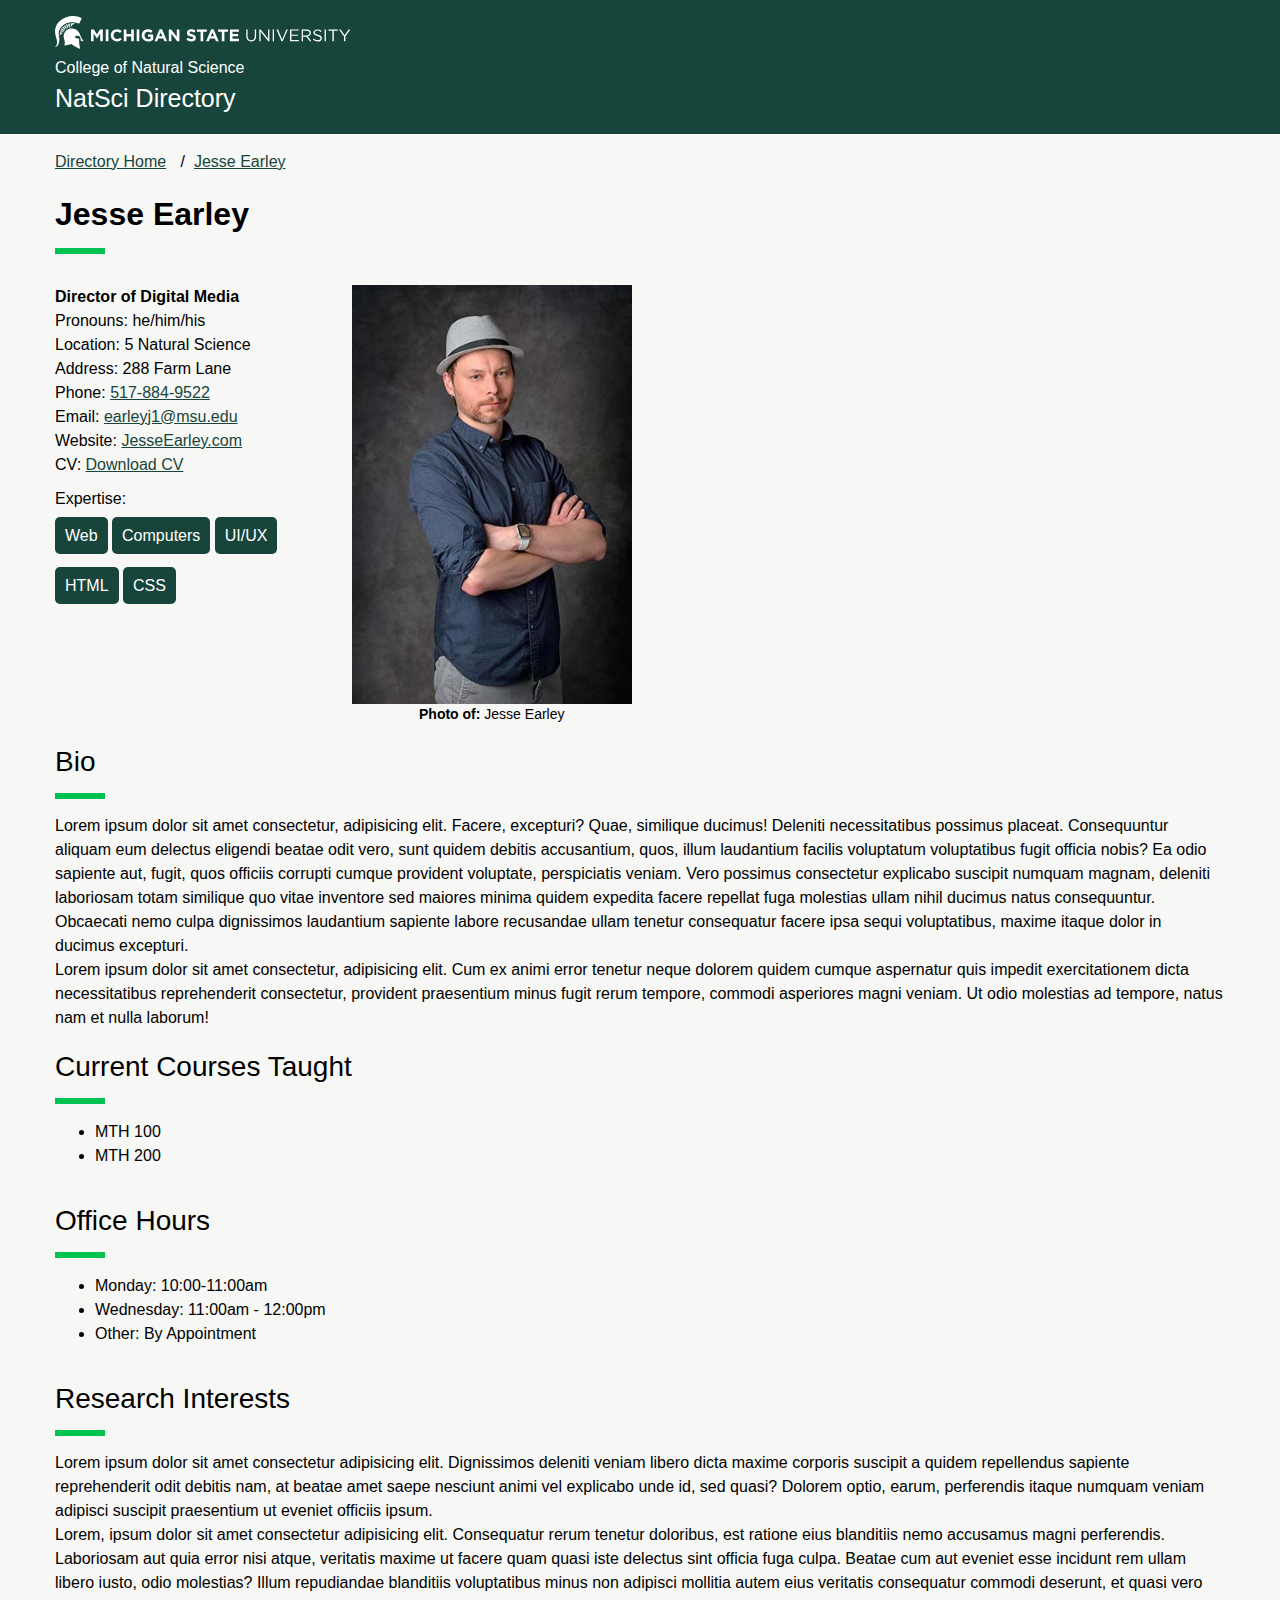
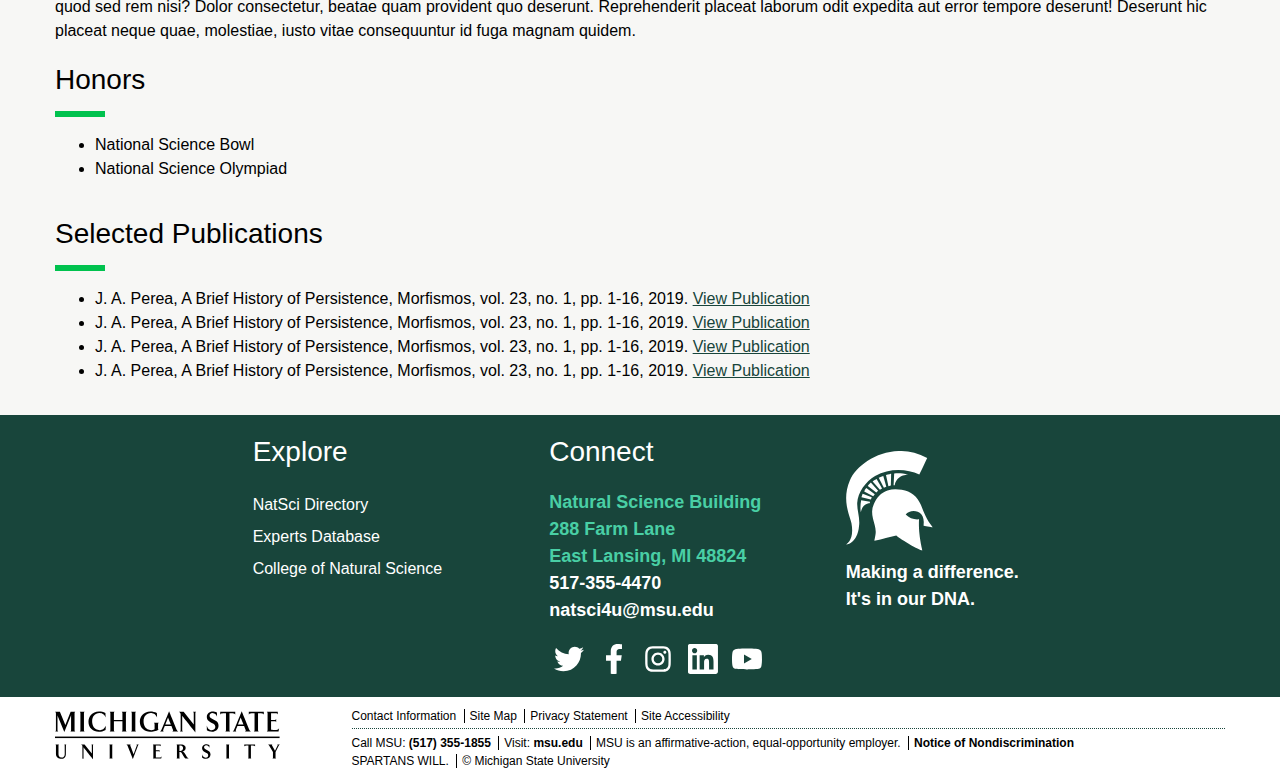
<file: directoryProfile.html>
<!DOCTYPE html>
<html lang="en">
    <head>
        <meta charset="utf-8">
        <meta http-equiv="X-UA-Compatible" content="IE=edge">
        <title>Directory Profile</title>
        <meta name="description" content="">
        <meta name="viewport" content="width=device-width, initial-scale=1">
        <link rel="stylesheet" href="css/styles.min.css">
    </head>
    <body>
        <header>
            <section id="MSUHeader">
                <div class="wrapperContainer">
                    <div class="msuHeader__wordmark">
                        <svg viewBox="0 0 296 33" version="1.1" xmlns="http://www.w3.org/2000/svg" xmlns:xlink="http://www.w3.org/1999/xlink">
                            <defs>
                                <polygon points="0 33.7792208 295.3 33.7792208 295.3 0.89812987 0 0.89812987"></polygon>
                            </defs>
                            <g stroke="none" stroke-width="1" fill="none" fill-rule="evenodd">
                                <g transform="translate(-306.000000, -383.000000)">
                                    <g transform="translate(83.000000, 328.000000)">
                                        <g>
                                            <g transform="translate(223.000000, 54.000000)">
                                                <g transform="translate(0.000000, 0.095675)">
                                                    <path d="M55.7998,20.2675325 C55.7998,16.8896104 58.2998,14.1077922 61.9998,14.1077922 C64.1998,14.1077922 65.5998,14.8032468 66.6998,15.8961039 L64.9998,17.8831169 C64.0998,17.0883117 63.0998,16.5915584 61.9998,16.5915584 C59.9998,16.5915584 58.4998,18.2805195 58.4998,20.2675325 C58.4998,22.2545455 59.8998,23.9435065 61.9998,23.9435065 C63.3998,23.9435065 64.1998,23.4467532 65.0998,22.5525974 L66.7998,24.2415584 C65.5998,25.5331169 64.1998,26.3279221 61.8998,26.3279221 C58.3998,26.3279221 55.7998,23.6454545 55.7998,20.2675325 Z" ></path>
                                                    <polygon points="68.7998 14.3064935 71.3998 14.3064935 71.3998 18.975974 76.1998 18.975974 76.1998 14.3064935 78.7998 14.3064935 78.7998 26.1292208 76.1998 26.1292208 76.1998 21.3603896 71.3998 21.3603896 71.3998 26.1292208 68.7998 26.1292208"></polygon>
                                                    <mask>
                                                        <use xlink:href="#path-1"></use>
                                                    </mask>
                                                    <g></g>
                                                    <polygon mask="url(#mask-2)" points="81.7 26.1292208 84.3 26.1292208 84.3 14.3064935 81.7 14.3064935"></polygon>
                                                    <path d="M86.7002,20.2675325 L86.7002,20.2675325 C86.7002,16.8896104 89.3002,14.1077922 92.9002,14.1077922 C95.0002,14.1077922 96.3002,14.7038961 97.6002,15.6974026 L96.0002,17.7837662 C95.1002,16.988961 94.3002,16.5915584 92.9002,16.5915584 C91.0002,16.5915584 89.5002,18.2805195 89.5002,20.2675325 C89.5002,22.4532468 91.0002,24.0428571 93.1002,24.0428571 C94.1002,24.0428571 94.9002,23.8441558 95.6002,23.3474026 L95.6002,21.6584416 L93.0002,21.6584416 L93.0002,19.3733766 L98.2002,19.3733766 L98.2002,24.5396104 C97.0002,25.5331169 95.3002,26.4272727 93.1002,26.4272727 C89.3002,26.3279221 86.7002,23.7448052 86.7002,20.2675325"  mask="url(#mask-2)"></path>
                                                    <path d="M107.2998,21.261039 L105.6998,17.3863636 L104.0998,21.261039 L107.2998,21.261039 Z M104.5998,14.2071429 L106.9998,14.2071429 L112.0998,26.1292208 L109.3998,26.1292208 L108.2998,23.4467532 L103.2998,23.4467532 L102.1998,26.1292208 L99.4998,26.1292208 L104.5998,14.2071429 Z"  mask="url(#mask-2)"></path>
                                                    <polygon mask="url(#mask-2)" points="113.7998 14.3064935 116.1998 14.3064935 121.7998 21.5590909 121.7998 14.3064935 124.3998 14.3064935 124.3998 26.1292208 122.1998 26.1292208 116.3998 18.5785714 116.3998 26.1292208 113.7998 26.1292208"></polygon>
                                                    <path d="M131.3999,24.4404584 L132.8999,22.5527961 C133.9999,23.4469519 135.0999,23.9437052 136.4999,23.9437052 C137.5999,23.9437052 138.1999,23.5463026 138.1999,22.8498545 C138.1999,22.1553935 137.7999,21.8563481 135.7999,21.3595948 C133.3999,20.7644844 131.8999,20.0690299 131.8999,17.7839649 C131.8999,15.5982506 133.5999,14.2073416 136.0999,14.2073416 C137.7999,14.2073416 139.2999,14.7040948 140.4999,15.6976013 L139.0999,17.6846143 C137.9999,16.9891597 136.9999,16.4924065 135.9999,16.4924065 C134.9999,16.4924065 134.4999,16.9891597 134.4999,17.485913 C134.4999,18.2807182 134.9999,18.4794195 137.0999,19.0755234 C139.4999,19.6716273 140.8999,20.5657831 140.8999,22.6521468 C140.8999,25.0365623 139.0999,26.3271273 136.4999,26.3271273 C134.5999,26.3271273 132.7999,25.7320169 131.3999,24.4404584"  mask="url(#mask-2)"></path>
                                                    <polygon mask="url(#mask-2)" points="145.5 16.6908097 141.9 16.6908097 141.9 14.3063942 151.8 14.3063942 151.8 16.6908097 148.2 16.6908097 148.2 26.1291214 145.6 26.1291214 145.6 16.6908097"></polygon>
                                                    <path d="M159,21.261039 L157.4,17.3863636 L155.8,21.261039 L159,21.261039 Z M156.2,14.2071429 L158.6,14.2071429 L163.7,26.1292208 L161,26.1292208 L159.9,23.4467532 L154.9,23.4467532 L153.8,26.1292208 L151.1,26.1292208 L156.2,14.2071429 Z"  mask="url(#mask-2)"></path>
                                                    <polygon mask="url(#mask-2)" points="166.7002 16.6908097 163.0992 16.6908097 163.0992 14.3063942 173.0002 14.3063942 173.0002 16.6908097 169.4002 16.6908097 169.4002 26.1291214 166.8002 26.1291214 166.8002 16.6908097"></polygon>
                                                    <polygon mask="url(#mask-2)" points="174.9004 14.3064935 183.9004 14.3064935 183.9004 16.5915584 177.5004 16.5915584 177.5004 18.975974 183.0994 18.975974 183.0994 21.261039 177.5004 21.261039 177.5004 23.7448052 184.0004 23.7448052 184.0004 26.0298701 174.9004 26.0298701"></polygon>
                                                    <path d="M191.2998,21.261039 L191.2998,14.4058442 L192.5998,14.4058442 L192.5998,21.1616883 C192.5998,23.7448052 193.9998,25.1357143 196.1998,25.1357143 C198.4008,25.1357143 199.7998,23.8441558 199.7998,21.261039 L199.7998,14.4058442 L201.0998,14.4058442 L201.0998,21.1616883 C201.0998,24.638961 199.0998,26.4272727 196.0998,26.4272727 C193.2998,26.3279221 191.2998,24.5396104 191.2998,21.261039"  mask="url(#mask-2)"></path>
                                                    <polygon mask="url(#mask-2)" points="204.2998 14.3064935 205.5998 14.3064935 213.0998 23.7448052 213.0998 14.3064935 214.4008 14.3064935 214.4008 26.1292208 213.2998 26.1292208 205.5998 16.3928571 205.5998 26.1292208 204.2998 26.1292208"></polygon>
                                                    <polygon mask="url(#mask-2)" points="217.7 26.1292208 219 26.1292208 219 14.3064935 217.7 14.3064935"></polygon>
                                                    <polygon mask="url(#mask-2)" points="221.5 14.3064935 223 14.3064935 227.2 24.4402597 231.4 14.3064935 232.8 14.3064935 227.7 26.2285714 226.5 26.2285714"></polygon>
                                                    <polygon mask="url(#mask-2)" points="235.0996 14.3064935 243.7006 14.3064935 243.7006 15.4987013 236.4006 15.4987013 236.4006 19.5720779 242.9006 19.5720779 242.9006 20.7642857 236.4006 20.7642857 236.4006 24.937013 243.7006 24.937013 243.7006 26.1292208 234.9996 26.1292208 234.9996 14.3064935"></polygon>
                                                    <path d="M251.5,20.3664857 C253.3,20.3664857 254.6,19.4733234 254.6,17.9830636 C254.6,16.4928039 253.5,15.6970052 251.6,15.6970052 L247.9,15.6970052 L247.9,20.4668299 L251.5,20.4668299 L251.5,20.3664857 Z M246.5,14.3060961 L251.6,14.3060961 C253.1,14.3060961 254.2,14.7034987 255,15.4992974 C255.6,16.0944078 255.9,16.889213 255.9,17.7833688 C255.9,19.7703818 254.5,20.863239 252.7,21.2606416 L256.4,26.1298169 L254.8,26.1298169 L251.4,21.5586935 L248,21.5586935 L248,26.1298169 L246.7,26.1298169 L246.7,14.3060961 L246.5,14.3060961 Z"  mask="url(#mask-2)"></path>
                                                    <path d="M257.9004,24.4404584 L258.7004,23.4469519 C259.9004,24.5398091 261.0994,25.135913 262.7994,25.135913 C264.4004,25.135913 265.5004,24.3401143 265.5004,23.1489 C265.5004,22.0560429 264.9004,21.459939 262.4004,20.8628416 C259.7004,20.2677312 258.4004,19.3725818 258.4004,17.485913 C258.4004,15.5982506 260.0004,14.3066922 262.2994,14.3066922 C264.0004,14.3066922 265.2994,14.8034455 266.5004,15.7969519 L265.7004,16.7904584 C264.5994,15.8963026 263.5004,15.4989 262.2994,15.4989 C260.7994,15.4989 259.7994,16.2937052 259.7994,17.3865623 C259.7994,18.4794195 260.4004,19.174874 263.0004,19.6716273 C265.7004,20.2677312 266.9004,21.161887 266.9004,23.0495494 C266.9004,25.0365623 265.2004,26.4274714 262.7994,26.4274714 C260.9004,26.3271273 259.2994,25.7320169 257.9004,24.4404584"  mask="url(#mask-2)"></path>
                                                    <polygon mask="url(#mask-2)" points="269.6 26.1292208 270.901 26.1292208 270.901 14.3064935 269.6 14.3064935"></polygon>
                                                    <polygon mask="url(#mask-2)" points="277.5 15.5978532 273.5 15.5978532 273.5 14.4056455 282.8 14.4056455 282.8 15.5978532 278.8 15.5978532 278.8 26.2283727 277.4 26.2283727 277.4 15.5978532"></polygon>
                                                    <polygon mask="url(#mask-2)" points="289 21.459939 284.1 14.3066922 285.7 14.3066922 289.7 20.2677312 293.7 14.3066922 295.3 14.3066922 290.4 21.459939 290.4 26.1294195 289 26.1294195"></polygon>
                                                    <path d="M26.7998,3.17902208 C26.7998,3.17902208 25.0998,6.8549961 24.1998,8.64330779 C19.8998,6.65629481 14.2998,6.45759351 9.5998,9.14006104 C6.4998,11.0277234 3.8998,14.4056455 3.6998,18.0816195 C3.5998,20.4660351 4.6998,23.1494961 4.2998,25.6332623 C4.1998,26.9238273 3.8998,28.2153857 3.2998,29.3082429 C2.4998,30.6007948 1.5998,31.6926584 -0.000200000002,31.7920091 C0.2998,31.3946065 2.7998,30.2023987 1.7998,24.738113 C1.3998,22.5523987 -1.6002,17.1874636 1.2998,10.5309701 C3.9998,4.37122987 15.3998,-2.88136753 26.7998,3.17902208"  mask="url(#mask-2)"></path>
                                                    <path d="M13.7002,13.9091903 C15.2002,13.412437 16.8002,13.412437 18.4002,13.710489 C21.4002,14.2072422 23.6002,15.9955539 24.7002,18.6780214 C25.8002,21.4598396 26.6002,23.6455539 28.6002,26.0299695 C28.7002,26.1293201 25.6002,25.5332162 25.6002,25.5332162 C26.4002,20.0689305 21.2002,19.8702292 19.7002,21.8572422 C20.8002,23.04945 22.6002,23.6455539 24.1002,23.4468526 C23.8002,28.9111383 25.3002,33.7793201 25.2002,33.7793201 C24.0002,33.5806188 18.3002,30.3020474 16.6002,28.8117877 C14.2002,29.2091903 12.2002,30.1033461 9.4002,30.5007487 C9.3002,30.5007487 9.9002,28.4143851 9.8002,27.4208786 C9.8002,24.5397097 7.6002,21.8572422 9.2002,18.3799695 C10.1002,16.1942552 11.5002,14.7039955 13.7002,13.9091903"  mask="url(#mask-2)"></path>
                                                    <path d="M15.7002,12.2200305 L16.1002,12.2200305 C16.1002,12.0213292 16.3002,10.6304201 17.5002,9.73626429 C18.8002,8.64340714 20.5002,8.74275779 20.5002,8.74275779 C18.8002,8.24600455 17.1002,8.1466539 15.9002,8.34535519 L15.7002,12.2200305 Z"  mask="url(#mask-2)"></path>
                                                    <path d="M5,17.187563 C4.7,18.7771734 4.7,20.3667838 4.9,21.161589 C4.9,21.161589 5.1,19.7706799 5.9,18.9758747 C6.6,18.2804201 7.5,18.1810695 7.8,18.1810695 C7.8,18.1810695 8,17.6843162 7.9,17.6843162 L5,17.187563 Z"  mask="url(#mask-2)"></path>
                                                    <path d="M8.2002,16.8897097 C8.3002,16.6910084 8.4002,16.4923071 8.5002,16.1942552 L5.5002,15.0020474 C5.3002,15.39945 5.2002,15.8962032 5.1002,16.1942552 L8.2002,16.8897097 Z"  mask="url(#mask-2)"></path>
                                                    <path d="M9,15.7967532 L9.5,15.2006494 L6.7,13.1142857 C6.4,13.4123377 6.2,13.8097403 6,14.3064935 L9,15.7967532 Z"  mask="url(#mask-2)"></path>
                                                    <path d="M10,14.6043468 L10.6,14.0082429 L8.2,11.3257753 C7.7,11.8225286 7.5,12.0212299 7.2,12.4186325 L10,14.6043468 Z"  mask="url(#mask-2)"></path>
                                                    <path d="M11.2002,13.7102903 L11.9002,13.3128877 L10.1002,10.1336669 C9.5002,10.4317188 9.0002,10.7297708 8.8002,10.9284721 L11.2002,13.7102903 Z"  mask="url(#mask-2)"></path>
                                                    <path d="M12.5,13.0151338 L13.3,12.7170818 L12.3,9.14045844 C11.7,9.33915974 11,9.63721169 10.8,9.73656234 L12.5,13.0151338 Z"  mask="url(#mask-2)"></path>
                                                    <path d="M14,12.5183805 L14.8,12.3196792 L14.9,8.4450039 C14.9,8.4450039 14,8.64370519 13.2,8.84240649 L14,12.5183805 Z"  mask="url(#mask-2)"></path>
                                                    <polygon mask="url(#mask-2)" points="36 14.3064935 38.8 14.3064935 41.9 19.274026 45 14.3064935 47.8 14.3064935 47.8 26.1292208 45.2 26.1292208 45.2 18.3798701 42 23.4467532 41.9 23.4467532 38.6 18.4792208 38.6 26.1292208 36 26.1292208"></polygon>
                                                    <polygon mask="url(#mask-2)" points="50.8 26.1292208 53.4 26.1292208 53.4 14.3064935 50.8 14.3064935"></polygon>
                                                </g>
                                            </g>
                                        </g>
                                    </g>
                                </g>
                            </g>
                        </svg>
                     </div>
                </div>
            </section>

            <section id="CollegeHeader">
                <div class="wrapperContainer">
                    <div class="collegeHeader__masthead">
                        <div class="collegeHeader__collegeName">
                            <a class="collegeHeader__collegeLink" href="https://natsci.msu.edu" title="NatSci website">College of Natural Science</a>
                        </div>
                        <div class="collegeHeader__appName">
                            <a class="collegeHeader__appLink" href="#" title="Home">NatSci Directory</a>
                        </div>
                    </div>
                </div>
            </section>

        </header>

        <main>
            <section id="directoryBreadcrumb">
                <div class="wrapperContainer">
                    <div class="well-breadcrumb">
                    <nav aria-label="Breadcrumb" class="breadcrumb">
                        <ol>
                            <li>
                                <a href="directoryHome.html">Directory Home</a>
                            </li>
                            <li>
                                <a href="directoryProfile.html" aria-current="location">Jesse Earley</a>
                            </li>
                        </ol>
                    </nav>
                    </div>
                </div>
            </section>

            <section id="directoryIndividualProfileContactInfo">
                <div class="wrapperContainer">
                    <div class="profileName">
                        <h1 class="directoryContent__personName">Jesse Earley</h1>
                    </div>
                    <div class="profileContact">
                        <div class="directoryContent__personTitle"><b>Director of Digital Media</b></div>
                        <div class="directoryContent__personPronounces">Pronouns: he/him/his</div>
                        <div class="directoryContent__personLocation">Location: 5 Natural Science</div>
                        <div class="directoryContent__personAddress">Address: 288 Farm Lane</div>
                        <div class="directoryContent__personPhone">Phone: <a href="tel:5178849522">517-884-9522</a></div>
                        <div class="directoryContent__personEmail">Email: <a href="mailto:earleyj1@msu.edu">earleyj1@msu.edu</a></div>
                        <div class="directoryContent__personWebsite">Website: <a href="https://www.jesseearley.com">JesseEarley.com</a></div>
                        <div class="directoryContent__personCV">CV: <a href="#">Download CV</a></div>
                        <div class="directoryContent__personExpertise">Expertise: 
                            <ul>
                                <li>
                                    <a href="#">Web</a>
                                </li>
                                <li>
                                    <a href="#">Computers</a>
                                </li>
                                <li>
                                    <a href="#">UI/UX</a>
                                </li>
                                <li>
                                    <a href="#">HTML</a>
                                </li>
                                <li>
                                    <a href="#">CSS</a>
                                </li>
                            </ul>
                        </div>
                    </div>
                    <div class="profilePhoto">
                        <figure>
                            <a href="images/earleyHiRes.jpg" title="Click for hi-res version of photo." target="_blank"><img src="images/earleyExpert.jpg" alt="Profile photo of Jesse Earley"></a>
                            <figcaption><b>Photo of:</b> Jesse Earley</figcaption>
                        </figure>
                    </div>
                </div>
            </section>

            <section id="directoryIndividualProfileBio">
                <div class="wrapperContainer">
                    <div class="profileBio">
                        <h2>Bio</h2>
                        <p>Lorem ipsum dolor sit amet consectetur, adipisicing elit. Facere, excepturi? Quae, similique ducimus! Deleniti necessitatibus possimus placeat. Consequuntur aliquam eum delectus eligendi beatae odit vero, sunt quidem debitis accusantium, quos, illum laudantium facilis voluptatum voluptatibus fugit officia nobis? Ea odio sapiente aut, fugit, quos officiis corrupti cumque provident voluptate, perspiciatis veniam. Vero possimus consectetur explicabo suscipit numquam magnam, deleniti laboriosam totam similique quo vitae inventore sed maiores minima quidem expedita facere repellat fuga molestias ullam nihil ducimus natus consequuntur. Obcaecati nemo culpa dignissimos laudantium sapiente labore recusandae ullam tenetur consequatur facere ipsa sequi voluptatibus, maxime itaque dolor in ducimus excepturi.</p>
                        <p>Lorem ipsum dolor sit amet consectetur, adipisicing elit. Cum ex animi error tenetur neque dolorem quidem cumque aspernatur quis impedit exercitationem dicta necessitatibus reprehenderit consectetur, provident praesentium minus fugit rerum tempore, commodi asperiores magni veniam. Ut odio molestias ad tempore, natus nam et nulla laborum!</p>
                    </div>
                </div>
            </section>

            <section id="directoryIndividualProfileCurrentCourses">
                <div class="wrapperContainer">
                    <div class="profileCourses">
                        <h2>Current Courses Taught</h2>
                        <ul>
                            <li>MTH 100</li>
                            <li>MTH 200</li>
                        </ul>
                    </div>
                </div>
            </section>

            <section id="directoryIndividualProfileOfficeHours">
                <div class="wrapperContainer">
                    <div class="profileOfficeHours">
                        <h2>Office Hours</h2>
                        <ul>
                            <li>Monday: 10:00-11:00am</li>
                            <li>Wednesday: 11:00am - 12:00pm</li>
                            <li>Other: By Appointment</li>
                        </ul>
                    </div>
                </div>
            </section>

            <section id="directoryIndividualProfileResearchInterests">
                <div class="wrapperContainer">
                    <div class="profileResearchInterets">
                        <h2>Research Interests</h2>
                        <p>Lorem ipsum dolor sit amet consectetur adipisicing elit. Dignissimos deleniti veniam libero dicta maxime corporis suscipit a quidem repellendus sapiente reprehenderit odit debitis nam, at beatae amet saepe nesciunt animi vel explicabo unde id, sed quasi? Dolorem optio, earum, perferendis itaque numquam veniam adipisci suscipit praesentium ut eveniet officiis ipsum.</p>
                        <p>Lorem, ipsum dolor sit amet consectetur adipisicing elit. Consequatur rerum tenetur doloribus, est ratione eius blanditiis nemo accusamus magni perferendis. Laboriosam aut quia error nisi atque, veritatis maxime ut facere quam quasi iste delectus sint officia fuga culpa. Beatae cum aut eveniet esse incidunt rem ullam libero iusto, odio molestias? Illum repudiandae blanditiis voluptatibus minus non adipisci mollitia autem eius veritatis consequatur commodi deserunt, et quasi vero quod sed rem nisi? Dolor consectetur, beatae quam provident quo deserunt. Reprehenderit placeat laborum odit expedita aut error tempore deserunt! Deserunt hic placeat neque quae, molestiae, iusto vitae consequuntur id fuga magnam quidem.</p>
                    </div>
                </div>
            </section>

            <section id="directoryIndividualProfileHonors">
                <div class="wrapperContainer">
                    <div class="profileHonors">
                        <h2>Honors</h2>
                        <ul>
                            <li>National Science Bowl</li>
                            <li>National Science Olympiad</li>
                        </ul>
                    </div>
                </div>
            </section>

            <section id="directoryIndividualProfileSelectedPublications">
                <div class="wrapperContainer">
                    <div class="profilePublications">
                        <h2>Selected Publications</h2>
                        <ul>
                            <li>J. A. Perea, A Brief History of Persistence, Morfismos, vol. 23, no. 1, pp. 1-16, 2019. <a href="#">View Publication</a></li>
                            <li>J. A. Perea, A Brief History of Persistence, Morfismos, vol. 23, no. 1, pp. 1-16, 2019. <a href="#">View Publication</a></li>
                            <li>J. A. Perea, A Brief History of Persistence, Morfismos, vol. 23, no. 1, pp. 1-16, 2019. <a href="#">View Publication</a></li>
                            <li>J. A. Perea, A Brief History of Persistence, Morfismos, vol. 23, no. 1, pp. 1-16, 2019. <a href="#">View Publication</a></li>
                        </ul>
                    </div>
                </div>
            </section>
        </main>

        <footer>
            <section id="PreFooter" class="preFooter">
                <div class="wrapperContainer">
                    <div class="preFooter__explore">
                        <h2>Explore</h2>
                        <ul>
                            <li><a href="#">NatSci Directory</a></li>
                            <li><a href="#">Experts Database</a></li>
                            <li><a href="#">College of Natural Science</a></li>
                        </ul>
                    </div>
                    <div class="preFooter__connect">
                        <h2>Connect</h2>
                        <address>
                            <span>Natural Science Building</span><br>
                            <span>288 Farm Lane</span><br>
                            <span>East Lansing, MI 48824</span><br>
                            <span class="departmentFooter__phone"><a href="tel:517-355-4470">517-355-4470</a></span><br />
                            <span class="department__email"><a href="mailto:natsci4u@msu.edu">natsci4u@msu.edu</a></span>
                        </address>

                        <ul>
                            <li>
                                <!--Twitter-->
                                <a href="https://twitter.com/MSUNatSci" title="Twitter">
                                    <svg height="100%" version="1.1" viewBox="0 0 512 512" width="100%" xml:space="preserve" xmlns="http://www.w3.org/2000/svg" xmlns:serif="http://www.serif.com/" xmlns:xlink="http://www.w3.org/1999/xlink">
                                        <path d="M161.014,464.013c193.208,0 298.885,-160.071 298.885,-298.885c0,-4.546 0,-9.072 -0.307,-13.578c20.558,-14.871 38.305,-33.282 52.408,-54.374c-19.171,8.495 -39.51,14.065 -60.334,16.527c21.924,-13.124 38.343,-33.782 46.182,-58.102c-20.619,12.235 -43.18,20.859 -66.703,25.498c-19.862,-21.121 -47.602,-33.112 -76.593,-33.112c-57.682,0 -105.145,47.464 -105.145,105.144c0,8.002 0.914,15.979 2.722,23.773c-84.418,-4.231 -163.18,-44.161 -216.494,-109.752c-27.724,47.726 -13.379,109.576 32.522,140.226c-16.715,-0.495 -33.071,-5.005 -47.677,-13.148l0,1.331c0.014,49.814 35.447,93.111 84.275,102.974c-15.464,4.217 -31.693,4.833 -47.431,1.802c13.727,42.685 53.311,72.108 98.14,72.95c-37.19,29.227 -83.157,45.103 -130.458,45.056c-8.358,-0.016 -16.708,-0.522 -25.006,-1.516c48.034,30.825 103.94,47.18 161.014,47.104" style="fill-rule:nonzero;"/>
                                    </svg>
                                </a>
                            </li>
                            <li>
                                <!--Facebook-->
                                <a href="https://www.facebook.com/MSUNatSci" title="Facebook">
                                    <svg height="100%" version="1.1" viewBox="0 0 512 512" width="100%" xml:space="preserve" xmlns="http://www.w3.org/2000/svg" xmlns:serif="http://www.serif.com/" xmlns:xlink="http://www.w3.org/1999/xlink">
                                        <path d="M374.244,285.825l14.105,-91.961l-88.233,0l0,-59.677c0,-25.159 12.325,-49.682 51.845,-49.682l40.116,0l0,-78.291c0,0 -36.407,-6.214 -71.213,-6.214c-72.67,0 -120.165,44.042 -120.165,123.775l0,70.089l-80.777,0l0,91.961l80.777,0l0,222.31c16.197,2.541 32.798,3.865 49.709,3.865c16.911,0 33.511,-1.324 49.708,-3.865l0,-222.31l74.128,0Z" style="fill-rule:nonzero;"/>
                                    </svg>
                                </a>
                            </li>
                            <li>
                                <!--Instagram-->
                                <a href="https://www.instagram.com/msunatsci/" title="Instagram">
                                    <svg height="100%" version="1.1" viewBox="0 0 600 600" width="100%" xml:space="preserve" xmlns="http://www.w3.org/2000/svg" xmlns:serif="http://www.serif.com/" xmlns:xlink="http://www.w3.org/1999/xlink">
                                        <g transform="matrix(1.01619,0,0,1.01619,44,43.8384)">
                                            <path d="M251.921,0.159C183.503,0.159 174.924,0.449 148.054,1.675C121.24,2.899 102.927,7.157 86.902,13.385C70.336,19.823 56.287,28.437 42.282,42.442C28.277,56.447 19.663,70.496 13.225,87.062C6.997,103.086 2.739,121.399 1.515,148.213C0.289,175.083 0,183.662 0,252.08C0,320.497 0.289,329.076 1.515,355.946C2.739,382.76 6.997,401.073 13.225,417.097C19.663,433.663 28.277,447.712 42.282,461.718C56.287,475.723 70.336,484.337 86.902,490.775C102.927,497.002 121.24,501.261 148.054,502.484C174.924,503.71 183.503,504 251.921,504C320.338,504 328.917,503.71 355.787,502.484C382.601,501.261 400.914,497.002 416.938,490.775C433.504,484.337 447.553,475.723 461.559,461.718C475.564,447.712 484.178,433.663 490.616,417.097C496.843,401.073 501.102,382.76 502.325,355.946C503.551,329.076 503.841,320.497 503.841,252.08C503.841,183.662 503.551,175.083 502.325,148.213C501.102,121.399 496.843,103.086 490.616,87.062C484.178,70.496 475.564,56.447 461.559,42.442C447.553,28.437 433.504,19.823 416.938,13.385C400.914,7.157 382.601,2.899 355.787,1.675C328.917,0.449 320.338,0.159 251.921,0.159ZM251.921,45.551C319.186,45.551 327.154,45.807 353.718,47.019C378.28,48.14 391.619,52.244 400.496,55.693C412.255,60.263 420.647,65.723 429.462,74.538C438.278,83.353 443.737,91.746 448.307,103.504C451.757,112.381 455.861,125.72 456.981,150.282C458.193,176.846 458.45,184.814 458.45,252.08C458.45,319.345 458.193,327.313 456.981,353.877C455.861,378.439 451.757,391.778 448.307,400.655C443.737,412.414 438.278,420.806 429.462,429.621C420.647,438.437 412.255,443.896 400.496,448.466C391.619,451.916 378.28,456.02 353.718,457.14C327.158,458.352 319.191,458.609 251.921,458.609C184.65,458.609 176.684,458.352 150.123,457.14C125.561,456.02 112.222,451.916 103.345,448.466C91.586,443.896 83.194,438.437 74.378,429.621C65.563,420.806 60.103,412.414 55.534,400.655C52.084,391.778 47.98,378.439 46.859,353.877C45.647,327.313 45.391,319.345 45.391,252.08C45.391,184.814 45.647,176.846 46.859,150.282C47.98,125.72 52.084,112.381 55.534,103.504C60.103,91.746 65.563,83.353 74.378,74.538C83.194,65.723 91.586,60.263 103.345,55.693C112.222,52.244 125.561,48.14 150.123,47.019C176.687,45.807 184.655,45.551 251.921,45.551Z"/>
                                            <path d="M251.921,336.053C205.543,336.053 167.947,298.457 167.947,252.08C167.947,205.702 205.543,168.106 251.921,168.106C298.298,168.106 335.894,205.702 335.894,252.08C335.894,298.457 298.298,336.053 251.921,336.053ZM251.921,122.715C180.474,122.715 122.556,180.633 122.556,252.08C122.556,323.526 180.474,381.444 251.921,381.444C323.367,381.444 381.285,323.526 381.285,252.08C381.285,180.633 323.367,122.715 251.921,122.715Z"/>
                                            <path d="M416.627,117.604C416.627,134.3 403.092,147.834 386.396,147.834C369.701,147.834 356.166,134.3 356.166,117.604C356.166,100.908 369.701,87.374 386.396,87.374C403.092,87.374 416.627,100.908 416.627,117.604Z"/>
                                        </g>
                                    </svg>
                                </a>
                            </li>
                            <li>
                                <!--LinkedIn-->
                                <a href="https://www.linkedin.com/school/msucollegeofnatsci/" title="LinkedIn">
                                    <svg height="100%" version="1.1" viewBox="0 0 512 512" width="100%" xml:space="preserve" xmlns="http://www.w3.org/2000/svg" xmlns:serif="http://www.serif.com/" xmlns:xlink="http://www.w3.org/1999/xlink">
                                        <path d="M473.305,-1.353c20.88,0 37.885,16.533 37.885,36.926l0,438.251c0,20.393 -17.005,36.954 -37.885,36.954l-436.459,0c-20.839,0 -37.773,-16.561 -37.773,-36.954l0,-438.251c0,-20.393 16.934,-36.926 37.773,-36.926l436.459,0Zm-37.829,436.389l0,-134.034c0,-65.822 -14.212,-116.427 -91.12,-116.427c-36.955,0 -61.739,20.263 -71.867,39.476l-1.04,0l0,-33.411l-72.811,0l0,244.396l75.866,0l0,-120.878c0,-31.883 6.031,-62.773 45.554,-62.773c38.981,0 39.468,36.461 39.468,64.802l0,118.849l75.95,0Zm-284.489,-244.396l-76.034,0l0,244.396l76.034,0l0,-244.396Zm-37.997,-121.489c-24.395,0 -44.066,19.735 -44.066,44.047c0,24.318 19.671,44.052 44.066,44.052c24.299,0 44.026,-19.734 44.026,-44.052c0,-24.312 -19.727,-44.047 -44.026,-44.047Z" style="fill-rule:nonzero;"/>
                                    </svg>
                                </a>
                            </li>
                            <li>
                                <!--YouTube-->
                                <a href="https://www.youtube.com/user/MSUNaturalScience" title="YouTube">
                                    <svg height="100%" version="1.1" viewBox="0 0 512 512" width="100%" xml:space="preserve" xmlns="http://www.w3.org/2000/svg" xmlns:serif="http://www.serif.com/" xmlns:xlink="http://www.w3.org/1999/xlink">
                                        <path d="M501.303,132.765c-5.887,-22.03 -23.235,-39.377 -45.265,-45.265c-39.932,-10.7 -200.038,-10.7 -200.038,-10.7c0,0 -160.107,0 -200.039,10.7c-22.026,5.888 -39.377,23.235 -45.264,45.265c-10.697,39.928 -10.697,123.238 -10.697,123.238c0,0 0,83.308 10.697,123.232c5.887,22.03 23.238,39.382 45.264,45.269c39.932,10.696 200.039,10.696 200.039,10.696c0,0 160.106,0 200.038,-10.696c22.03,-5.887 39.378,-23.239 45.265,-45.269c10.696,-39.924 10.696,-123.232 10.696,-123.232c0,0 0,-83.31 -10.696,-123.238Zm-296.506,200.039l0,-153.603l133.019,76.802l-133.019,76.801Z" style="fill-rule:nonzero;"/>
                                    </svg>
                                </a>
                            </li>
                        </ul>
                    </div>

                    <div class="preFooter__promo">
                        <a href="https://natsci.msu.edu" title="NatSci website">
                            <svg viewBox="0 0 33 33" version="1.1" xmlns="http://www.w3.org/2000/svg" xmlns:xlink="http://www.w3.org/1999/xlink">
                                <g stroke="none" stroke-width="1" fill="none" fill-rule="evenodd">
                                    <g transform="translate(-306.000000, -383.000000)">
                                        <g transform="translate(83.000000, 328.000000)">
                                            <g transform="translate(223.000000, 54.000000)">
                                                <g transform="translate(0.000000, 0.095675)">
                                                    <path d="M26.7998,3.17902208 C26.7998,3.17902208 25.0998,6.8549961 24.1998,8.64330779 C19.8998,6.65629481 14.2998,6.45759351 9.5998,9.14006104 C6.4998,11.0277234 3.8998,14.4056455 3.6998,18.0816195 C3.5998,20.4660351 4.6998,23.1494961 4.2998,25.6332623 C4.1998,26.9238273 3.8998,28.2153857 3.2998,29.3082429 C2.4998,30.6007948 1.5998,31.6926584 -0.000200000002,31.7920091 C0.2998,31.3946065 2.7998,30.2023987 1.7998,24.738113 C1.3998,22.5523987 -1.6002,17.1874636 1.2998,10.5309701 C3.9998,4.37122987 15.3998,-2.88136753 26.7998,3.17902208"></path>
                                                    <path d="M13.7002,13.9091903 C15.2002,13.412437 16.8002,13.412437 18.4002,13.710489 C21.4002,14.2072422 23.6002,15.9955539 24.7002,18.6780214 C25.8002,21.4598396 26.6002,23.6455539 28.6002,26.0299695 C28.7002,26.1293201 25.6002,25.5332162 25.6002,25.5332162 C26.4002,20.0689305 21.2002,19.8702292 19.7002,21.8572422 C20.8002,23.04945 22.6002,23.6455539 24.1002,23.4468526 C23.8002,28.9111383 25.3002,33.7793201 25.2002,33.7793201 C24.0002,33.5806188 18.3002,30.3020474 16.6002,28.8117877 C14.2002,29.2091903 12.2002,30.1033461 9.4002,30.5007487 C9.3002,30.5007487 9.9002,28.4143851 9.8002,27.4208786 C9.8002,24.5397097 7.6002,21.8572422 9.2002,18.3799695 C10.1002,16.1942552 11.5002,14.7039955 13.7002,13.9091903"></path>
                                                    <path d="M15.7002,12.2200305 L16.1002,12.2200305 C16.1002,12.0213292 16.3002,10.6304201 17.5002,9.73626429 C18.8002,8.64340714 20.5002,8.74275779 20.5002,8.74275779 C18.8002,8.24600455 17.1002,8.1466539 15.9002,8.34535519 L15.7002,12.2200305 Z"></path>
                                                    <path d="M9,15.7967532 L9.5,15.2006494 L6.7,13.1142857 C6.4,13.4123377 6.2,13.8097403 6,14.3064935 L9,15.7967532 Z"></path>
                                                    <path d="M10,14.6043468 L10.6,14.0082429 L8.2,11.3257753 C7.7,11.8225286 7.5,12.0212299 7.2,12.4186325 L10,14.6043468 Z"  ></path>
                                                    <path d="M11.2002,13.7102903 L11.9002,13.3128877 L10.1002,10.1336669 C9.5002,10.4317188 9.0002,10.7297708 8.8002,10.9284721 L11.2002,13.7102903 Z"></path>
                                                    <path d="M12.5,13.0151338 L13.3,12.7170818 L12.3,9.14045844 C11.7,9.33915974 11,9.63721169 10.8,9.73656234 L12.5,13.0151338 Z"></path>
                                                    <path d="M14,12.5183805 L14.8,12.3196792 L14.9,8.4450039 C14.9,8.4450039 14,8.64370519 13.2,8.84240649 L14,12.5183805 Z"></path>
                                                    <path d="M8.2002,16.8897097 C8.3002,16.6910084 8.4002,16.4923071 8.5002,16.1942552 L5.5002,15.0020474 C5.3002,15.39945 5.2002,15.8962032 5.1002,16.1942552 L8.2002,16.8897097 Z"></path>
                                                    <path d="M5,17.187563 C4.7,18.7771734 4.7,20.3667838 4.9,21.161589 C4.9,21.161589 5.1,19.7706799 5.9,18.9758747 C6.6,18.2804201 7.5,18.1810695 7.8,18.1810695 C7.8,18.1810695 8,17.6843162 7.9,17.6843162 L5,17.187563 Z"></path>
                                                </g>
                                            </g>
                                        </g>
                                    </g>
                                </g>
                            </svg>
                            <p>Making a difference.<br />
                            It's in our DNA.</p>
                        </a>
                    </div>
                
                </div>
            </section>

            <section id="MsuFooter" class="msuFooter">
                <div class="wrapperContainer">
                    <div class="msuFooter__wordmark">
                        <a href="https://www.msu.edu" title="Michigan State University">
                            <svg version="1.1" id="MSUWordmarkFooter" class="msuFooter__svg" xmlns="http://www.w3.org/2000/svg" xmlns:xlink="http://www.w3.org/1999/xlink" x="0px" y="0px"
                            width="264.75px" height="56.391px" viewBox="0 0 264.75 56.391" enable-background="new 0 0 264.75 56.391" xml:space="preserve">
                            <pattern  x="-28.595" y="-25.554" width="69" height="69" patternUnits="userSpaceOnUse" id="Unnamed_Pattern" viewBox="2.125 -70.896 69 69" overflow="visible">
                                <g>
                                    <polygon points="71.125,-1.896 2.125,-1.896 2.125,-70.896 71.125,-70.896 		"/>
                                    <polygon points="71.125,-1.896 2.125,-1.896 2.125,-70.896 71.125,-70.896 		"/>
                                    <g>
                                        <path d="M61.772-71.653c0.018,0.072,0.007,0.127-0.026,0.19c-0.053,0.101-0.112,0.062-0.165,0.128
                                            c-0.05,0.062-0.099,0.276-0.079,0.362c-0.169,0.058-0.01,0.227-0.015,0.35c-0.002,0.05-0.041,0.105-0.045,0.161
                                            c-0.01,0.119,0.017,0.266,0.068,0.37c0.097,0.198,0.268,0.413,0.435,0.544c0.19,0.148,0.365,0.572,0.608,0.631
                                            c0.177,0.042,0.384-0.104,0.543-0.143c0.18-0.043,0.397,0.01,0.571-0.053c0.222-0.079,0.127-0.337,0.288-0.45
                                            c0.104-0.074,0.287-0.01,0.406-0.051c0.2-0.069,0.339-0.263,0.376-0.46c0.016-0.082,0.01-0.145,0.039-0.221
                                            c0.039-0.103,0.111-0.16,0.09-0.293c-0.01-0.062-0.052-0.12-0.064-0.187c-0.022-0.114,0.002-0.224,0-0.337
                                            c-0.003-0.2,0.017-0.379-0.078-0.55c-0.38-0.688-1.236-0.929-1.975-0.789c-0.18,0.034-0.287,0.126-0.442,0.207
                                            c-0.17,0.088-0.139,0.166-0.318,0.224c-0.081,0.026-0.216,0.124-0.215,0.224c0.001,0.115,0.005,0.051,0.012,0.169
                                            c-0.021,0.011-0.021-0.005-0.03-0.025"/>
                                        <path d="M54.105-71.653c0.018,0.072,0.007,0.127-0.026,0.19c-0.053,0.101-0.112,0.062-0.165,0.128
                                            c-0.05,0.062-0.099,0.276-0.079,0.362c-0.169,0.058-0.01,0.227-0.015,0.35c-0.002,0.05-0.041,0.105-0.045,0.161
                                            c-0.01,0.119,0.017,0.266,0.068,0.37c0.097,0.198,0.268,0.413,0.435,0.544c0.19,0.148,0.365,0.572,0.608,0.631
                                            c0.177,0.042,0.384-0.104,0.543-0.143c0.18-0.043,0.397,0.01,0.571-0.053c0.222-0.079,0.127-0.337,0.288-0.45
                                            c0.104-0.074,0.287-0.01,0.406-0.051c0.2-0.069,0.339-0.263,0.376-0.46c0.016-0.082,0.01-0.145,0.039-0.221
                                            c0.039-0.103,0.111-0.16,0.09-0.293c-0.01-0.062-0.052-0.12-0.064-0.187c-0.022-0.114,0.002-0.224,0-0.337
                                            c-0.003-0.2,0.017-0.379-0.078-0.55c-0.38-0.688-1.236-0.929-1.975-0.789c-0.18,0.034-0.287,0.126-0.442,0.207
                                            c-0.17,0.088-0.139,0.166-0.318,0.224c-0.081,0.026-0.216,0.124-0.215,0.224c0.001,0.115,0.005,0.051,0.012,0.169
                                            c-0.021,0.011-0.021-0.005-0.03-0.025"/>
                                        <path d="M46.439-71.653c0.018,0.072,0.007,0.127-0.026,0.19c-0.053,0.101-0.112,0.062-0.165,0.128
                                            c-0.05,0.062-0.099,0.276-0.079,0.362c-0.169,0.058-0.01,0.227-0.015,0.35c-0.002,0.05-0.041,0.105-0.045,0.161
                                            c-0.01,0.119,0.017,0.266,0.068,0.37c0.097,0.198,0.268,0.413,0.435,0.544c0.19,0.148,0.365,0.572,0.608,0.631
                                            c0.177,0.042,0.384-0.104,0.543-0.143c0.18-0.043,0.397,0.01,0.571-0.053c0.222-0.079,0.127-0.337,0.288-0.45
                                            c0.104-0.074,0.287-0.01,0.406-0.051c0.2-0.069,0.339-0.263,0.376-0.46c0.016-0.082,0.01-0.145,0.039-0.221
                                            c0.039-0.103,0.111-0.16,0.09-0.293c-0.01-0.062-0.052-0.12-0.064-0.187c-0.022-0.114,0.002-0.224,0-0.337
                                            c-0.003-0.2,0.017-0.379-0.078-0.55c-0.38-0.688-1.236-0.929-1.975-0.789c-0.18,0.034-0.287,0.126-0.442,0.207
                                            c-0.17,0.088-0.139,0.166-0.318,0.224c-0.081,0.026-0.216,0.124-0.215,0.224c0.001,0.115,0.005,0.051,0.012,0.169
                                            c-0.021,0.011-0.021-0.005-0.03-0.025"/>
                                        <path d="M38.772-71.653c0.018,0.072,0.007,0.127-0.026,0.19c-0.053,0.101-0.112,0.062-0.165,0.128
                                            c-0.05,0.062-0.099,0.276-0.079,0.362c-0.169,0.058-0.01,0.227-0.015,0.35c-0.002,0.05-0.041,0.105-0.045,0.161
                                            c-0.01,0.119,0.017,0.266,0.068,0.37c0.097,0.198,0.268,0.413,0.435,0.544c0.19,0.148,0.365,0.572,0.608,0.631
                                            c0.177,0.042,0.384-0.104,0.543-0.143c0.18-0.043,0.397,0.01,0.571-0.053c0.222-0.079,0.127-0.337,0.288-0.45
                                            c0.104-0.074,0.287-0.01,0.406-0.051c0.2-0.069,0.339-0.263,0.376-0.46c0.016-0.082,0.01-0.145,0.039-0.221
                                            c0.039-0.103,0.111-0.16,0.09-0.293c-0.01-0.062-0.052-0.12-0.064-0.187c-0.022-0.114,0.002-0.224,0-0.337
                                            c-0.003-0.2,0.017-0.379-0.078-0.55c-0.38-0.688-1.236-0.929-1.975-0.789c-0.18,0.034-0.287,0.126-0.442,0.207
                                            c-0.17,0.088-0.139,0.166-0.318,0.224c-0.081,0.026-0.216,0.124-0.215,0.224c0.001,0.115,0.005,0.051,0.012,0.169
                                            c-0.021,0.011-0.021-0.005-0.03-0.025"/>
                                        <path d="M31.105-71.653c0.018,0.072,0.007,0.127-0.026,0.19c-0.053,0.101-0.112,0.062-0.165,0.128
                                            c-0.05,0.062-0.099,0.276-0.079,0.362c-0.169,0.058-0.01,0.227-0.015,0.35c-0.002,0.05-0.041,0.105-0.045,0.161
                                            c-0.01,0.119,0.017,0.266,0.068,0.37c0.097,0.198,0.268,0.413,0.435,0.544c0.19,0.148,0.365,0.572,0.608,0.631
                                            c0.177,0.042,0.384-0.104,0.543-0.143c0.18-0.043,0.397,0.01,0.571-0.053c0.222-0.079,0.127-0.337,0.288-0.45
                                            c0.104-0.074,0.287-0.01,0.406-0.051c0.2-0.069,0.339-0.263,0.376-0.46c0.016-0.082,0.01-0.145,0.039-0.221
                                            c0.039-0.103,0.111-0.16,0.09-0.293c-0.01-0.062-0.052-0.12-0.064-0.187c-0.022-0.114,0.002-0.224,0-0.337
                                            c-0.003-0.2,0.017-0.379-0.078-0.55c-0.38-0.688-1.236-0.929-1.975-0.789c-0.18,0.034-0.287,0.126-0.442,0.207
                                            c-0.17,0.088-0.139,0.166-0.318,0.224c-0.081,0.026-0.216,0.124-0.215,0.224c0.001,0.115,0.005,0.051,0.012,0.169
                                            c-0.021,0.011-0.021-0.005-0.03-0.025"/>
                                        <path d="M23.439-71.653c0.018,0.072,0.007,0.127-0.026,0.19c-0.053,0.101-0.112,0.062-0.165,0.128
                                            c-0.05,0.062-0.099,0.276-0.079,0.362c-0.169,0.058-0.01,0.227-0.015,0.35c-0.002,0.05-0.041,0.105-0.045,0.161
                                            c-0.01,0.119,0.017,0.266,0.068,0.37c0.097,0.198,0.268,0.413,0.435,0.544c0.19,0.148,0.365,0.572,0.608,0.631
                                            c0.177,0.042,0.384-0.104,0.543-0.143c0.18-0.043,0.397,0.01,0.571-0.053c0.222-0.079,0.127-0.337,0.288-0.45
                                            c0.104-0.074,0.287-0.01,0.406-0.051c0.2-0.069,0.339-0.263,0.376-0.46c0.016-0.082,0.01-0.145,0.039-0.221
                                            c0.039-0.103,0.111-0.16,0.09-0.293c-0.01-0.062-0.052-0.12-0.064-0.187c-0.022-0.114,0.002-0.224,0-0.337
                                            c-0.003-0.2,0.017-0.379-0.078-0.55c-0.38-0.688-1.236-0.929-1.975-0.789c-0.18,0.034-0.287,0.126-0.442,0.207
                                            c-0.17,0.088-0.139,0.166-0.318,0.224c-0.081,0.026-0.216,0.124-0.215,0.224c0.001,0.115,0.005,0.051,0.012,0.169
                                            c-0.021,0.011-0.021-0.005-0.03-0.025"/>
                                        <path d="M15.772-71.653c0.018,0.072,0.007,0.127-0.026,0.19c-0.053,0.101-0.112,0.062-0.165,0.128
                                            c-0.05,0.062-0.099,0.276-0.079,0.362c-0.169,0.058-0.01,0.227-0.015,0.35c-0.002,0.05-0.041,0.105-0.045,0.161
                                            c-0.01,0.119,0.017,0.266,0.068,0.37c0.097,0.198,0.268,0.413,0.435,0.544c0.19,0.148,0.365,0.572,0.608,0.631
                                            c0.177,0.042,0.384-0.104,0.543-0.143c0.18-0.043,0.397,0.01,0.571-0.053c0.222-0.079,0.127-0.337,0.288-0.45
                                            c0.104-0.074,0.287-0.01,0.406-0.051c0.2-0.069,0.339-0.263,0.376-0.46c0.016-0.082,0.01-0.145,0.039-0.221
                                            c0.039-0.103,0.111-0.16,0.09-0.293c-0.01-0.062-0.052-0.12-0.064-0.187c-0.022-0.114,0.002-0.224,0-0.337
                                            c-0.003-0.2,0.017-0.379-0.078-0.55c-0.38-0.688-1.236-0.929-1.975-0.789c-0.18,0.034-0.287,0.126-0.442,0.207
                                            c-0.17,0.088-0.139,0.166-0.318,0.224c-0.081,0.026-0.216,0.124-0.215,0.224c0.001,0.115,0.005,0.051,0.012,0.169
                                            c-0.021,0.011-0.021-0.005-0.03-0.025"/>
                                        <path d="M8.105-71.653c0.018,0.072,0.007,0.127-0.026,0.19c-0.053,0.101-0.112,0.062-0.165,0.128
                                            c-0.05,0.062-0.099,0.276-0.079,0.362c-0.169,0.058-0.01,0.227-0.015,0.35c-0.002,0.05-0.041,0.105-0.045,0.161
                                            c-0.01,0.119,0.017,0.266,0.068,0.37c0.097,0.198,0.268,0.413,0.435,0.544c0.19,0.148,0.365,0.572,0.608,0.631
                                            c0.177,0.042,0.384-0.104,0.543-0.143c0.18-0.043,0.397,0.01,0.571-0.053c0.222-0.079,0.127-0.337,0.288-0.45
                                            c0.104-0.074,0.287-0.01,0.406-0.051c0.2-0.069,0.339-0.263,0.376-0.46c0.016-0.082,0.01-0.145,0.039-0.221
                                            c0.039-0.103,0.111-0.16,0.09-0.293c-0.01-0.062-0.052-0.12-0.064-0.187c-0.022-0.114,0.002-0.224,0-0.337
                                            c-0.003-0.2,0.017-0.379-0.078-0.55c-0.38-0.688-1.236-0.929-1.975-0.789c-0.18,0.034-0.287,0.126-0.442,0.207
                                            c-0.17,0.088-0.139,0.166-0.318,0.224c-0.081,0.026-0.216,0.124-0.215,0.224c0.001,0.115,0.005,0.051,0.012,0.169
                                            c-0.021,0.011-0.021-0.005-0.03-0.025"/>
                                        <path d="M0.439-71.653c0.018,0.072,0.008,0.127-0.026,0.19C0.361-71.362,0.3-71.4,0.248-71.335
                                            c-0.051,0.062-0.099,0.276-0.079,0.362c-0.169,0.058-0.01,0.227-0.015,0.35c-0.002,0.05-0.041,0.105-0.045,0.161
                                            c-0.01,0.119,0.017,0.266,0.068,0.37c0.097,0.198,0.268,0.413,0.435,0.544c0.19,0.148,0.365,0.572,0.608,0.631
                                            c0.177,0.042,0.384-0.104,0.543-0.143c0.18-0.043,0.397,0.01,0.571-0.053c0.222-0.079,0.127-0.337,0.288-0.45
                                            c0.104-0.074,0.287-0.01,0.406-0.051c0.2-0.07,0.339-0.263,0.376-0.46c0.016-0.082,0.01-0.145,0.039-0.221
                                            c0.038-0.103,0.111-0.16,0.09-0.293c-0.01-0.062-0.051-0.12-0.064-0.187c-0.021-0.114,0.002-0.224,0-0.337
                                            c-0.003-0.2,0.017-0.379-0.078-0.55c-0.38-0.688-1.236-0.929-1.975-0.789c-0.18,0.034-0.287,0.126-0.442,0.207
                                            c-0.17,0.088-0.139,0.166-0.318,0.224c-0.081,0.026-0.215,0.124-0.215,0.224c0.002,0.115,0.005,0.051,0.012,0.169
                                            c-0.021,0.011-0.021-0.005-0.03-0.025"/>
                                    </g>
                                    <g>
                                        <path d="M69.439-71.653c0.018,0.072,0.008,0.127-0.026,0.19c-0.052,0.101-0.113,0.062-0.165,0.128
                                            c-0.051,0.062-0.099,0.276-0.079,0.362c-0.169,0.058-0.01,0.227-0.015,0.35c-0.002,0.05-0.041,0.105-0.045,0.161
                                            c-0.01,0.119,0.017,0.266,0.068,0.37c0.097,0.198,0.268,0.413,0.435,0.544c0.19,0.148,0.365,0.572,0.608,0.631
                                            c0.177,0.042,0.384-0.104,0.543-0.143c0.18-0.043,0.397,0.01,0.571-0.053c0.222-0.079,0.127-0.337,0.288-0.45
                                            c0.104-0.074,0.287-0.01,0.406-0.051c0.2-0.07,0.339-0.263,0.376-0.46c0.016-0.082,0.01-0.145,0.039-0.221
                                            c0.038-0.103,0.111-0.16,0.09-0.293c-0.01-0.062-0.051-0.12-0.064-0.187c-0.021-0.114,0.002-0.224,0-0.337
                                            c-0.003-0.2,0.017-0.379-0.078-0.55c-0.38-0.688-1.236-0.929-1.975-0.789c-0.18,0.034-0.287,0.126-0.442,0.207
                                            c-0.17,0.088-0.139,0.166-0.318,0.224c-0.081,0.026-0.215,0.124-0.215,0.224c0.002,0.115,0.005,0.051,0.012,0.169
                                            c-0.021,0.011-0.021-0.005-0.03-0.025"/>
                                    </g>
                                    <path d="M0.495-71.653c0.018,0.072,0.008,0.127-0.026,0.19c-0.052,0.101-0.113,0.062-0.165,0.128
                                        c-0.051,0.062-0.099,0.276-0.079,0.362c-0.169,0.058-0.01,0.227-0.015,0.35c-0.002,0.05-0.041,0.105-0.045,0.161
                                        c-0.01,0.119,0.017,0.266,0.068,0.37c0.097,0.198,0.268,0.413,0.435,0.544c0.19,0.148,0.365,0.572,0.608,0.631
                                        c0.177,0.042,0.384-0.104,0.543-0.143c0.18-0.043,0.397,0.01,0.571-0.053c0.222-0.079,0.127-0.337,0.288-0.45
                                        c0.104-0.074,0.287-0.01,0.406-0.051c0.2-0.07,0.339-0.263,0.376-0.46c0.016-0.082,0.01-0.145,0.039-0.221
                                        c0.038-0.103,0.111-0.16,0.09-0.293c-0.01-0.062-0.051-0.12-0.064-0.187c-0.021-0.114,0.002-0.224,0-0.337
                                        c-0.003-0.2,0.017-0.379-0.078-0.55c-0.38-0.688-1.236-0.929-1.975-0.789c-0.18,0.034-0.287,0.126-0.442,0.207
                                        c-0.17,0.088-0.139,0.166-0.318,0.224c-0.081,0.026-0.215,0.124-0.215,0.224C0.5-71.68,0.503-71.744,0.51-71.626
                                        c-0.021,0.011-0.021-0.005-0.03-0.025"/>
                                    <g>
                                        <g>
                                            <path d="M69.439-64.001c0.018,0.072,0.007,0.127-0.026,0.19c-0.053,0.101-0.112,0.062-0.165,0.128
                                                c-0.05,0.062-0.099,0.276-0.079,0.362c-0.169,0.058-0.01,0.227-0.015,0.35c-0.002,0.05-0.041,0.105-0.045,0.161
                                                c-0.01,0.119,0.017,0.266,0.068,0.37c0.097,0.198,0.268,0.413,0.435,0.544c0.19,0.148,0.365,0.572,0.608,0.631
                                                c0.177,0.042,0.384-0.104,0.543-0.143c0.18-0.043,0.397,0.01,0.571-0.053c0.222-0.079,0.127-0.337,0.288-0.45
                                                c0.104-0.074,0.287-0.01,0.406-0.051c0.2-0.069,0.339-0.263,0.376-0.46c0.016-0.082,0.01-0.145,0.039-0.221
                                                c0.039-0.103,0.111-0.16,0.09-0.293c-0.01-0.062-0.052-0.12-0.064-0.187c-0.022-0.114,0.002-0.224,0-0.337
                                                c-0.003-0.2,0.017-0.379-0.078-0.55c-0.38-0.688-1.236-0.929-1.975-0.789c-0.18,0.034-0.287,0.126-0.442,0.207
                                                c-0.17,0.088-0.139,0.166-0.318,0.224c-0.081,0.026-0.216,0.124-0.215,0.224c0.001,0.115,0.005,0.051,0.012,0.169
                                                c-0.021,0.011-0.021-0.005-0.03-0.025"/>
                                            <path d="M61.778-64.001c0.018,0.072,0.007,0.127-0.026,0.19c-0.053,0.101-0.112,0.062-0.165,0.128
                                                c-0.05,0.062-0.099,0.276-0.079,0.362c-0.169,0.058-0.009,0.227-0.015,0.35c-0.002,0.05-0.041,0.105-0.045,0.161
                                                c-0.01,0.119,0.017,0.266,0.068,0.37c0.097,0.198,0.268,0.413,0.435,0.544c0.19,0.148,0.365,0.572,0.608,0.631
                                                c0.177,0.042,0.384-0.104,0.543-0.143c0.18-0.043,0.397,0.01,0.571-0.053c0.222-0.079,0.127-0.337,0.288-0.45
                                                c0.104-0.074,0.287-0.01,0.406-0.051c0.2-0.069,0.339-0.263,0.376-0.46c0.016-0.082,0.01-0.145,0.039-0.221
                                                c0.039-0.103,0.111-0.16,0.09-0.293c-0.01-0.062-0.052-0.12-0.064-0.187c-0.022-0.114,0.002-0.224,0-0.337
                                                c-0.003-0.2,0.017-0.379-0.078-0.55c-0.38-0.688-1.236-0.929-1.975-0.789c-0.18,0.034-0.287,0.126-0.442,0.207
                                                c-0.17,0.088-0.139,0.166-0.318,0.224c-0.081,0.026-0.216,0.124-0.215,0.224c0.001,0.115,0.005,0.051,0.012,0.169
                                                c-0.021,0.011-0.021-0.005-0.03-0.025"/>
                                            <path d="M54.118-64.001c0.018,0.072,0.007,0.127-0.026,0.19c-0.053,0.101-0.112,0.062-0.165,0.128
                                                c-0.05,0.062-0.099,0.276-0.079,0.362c-0.169,0.058-0.009,0.227-0.015,0.35c-0.002,0.05-0.041,0.105-0.045,0.161
                                                c-0.01,0.119,0.017,0.266,0.068,0.37c0.097,0.198,0.268,0.413,0.435,0.544c0.19,0.148,0.365,0.572,0.608,0.631
                                                c0.177,0.042,0.384-0.104,0.543-0.143c0.18-0.043,0.397,0.01,0.571-0.053c0.222-0.079,0.127-0.337,0.288-0.45
                                                c0.104-0.074,0.287-0.01,0.406-0.051c0.2-0.069,0.339-0.263,0.376-0.46c0.016-0.082,0.01-0.145,0.039-0.221
                                                c0.039-0.103,0.111-0.16,0.09-0.293c-0.01-0.062-0.052-0.12-0.064-0.187c-0.022-0.114,0.002-0.224,0-0.337
                                                c-0.003-0.2,0.017-0.379-0.078-0.55c-0.38-0.688-1.236-0.929-1.975-0.789c-0.18,0.034-0.287,0.126-0.442,0.207
                                                c-0.17,0.088-0.139,0.166-0.318,0.224c-0.081,0.026-0.216,0.124-0.215,0.224c0.001,0.115,0.005,0.051,0.012,0.169
                                                c-0.021,0.011-0.021-0.005-0.03-0.025"/>
                                            <path d="M46.458-64.001c0.018,0.072,0.007,0.127-0.026,0.19c-0.053,0.101-0.112,0.062-0.165,0.128
                                                c-0.05,0.062-0.099,0.276-0.079,0.362c-0.169,0.058-0.009,0.227-0.015,0.35c-0.002,0.05-0.041,0.105-0.045,0.161
                                                c-0.01,0.119,0.017,0.266,0.068,0.37c0.097,0.198,0.268,0.413,0.435,0.544c0.19,0.148,0.365,0.572,0.608,0.631
                                                c0.177,0.042,0.384-0.104,0.543-0.143c0.18-0.043,0.397,0.01,0.571-0.053c0.222-0.079,0.127-0.337,0.288-0.45
                                                c0.104-0.074,0.287-0.01,0.406-0.051c0.2-0.069,0.339-0.263,0.376-0.46c0.016-0.082,0.01-0.145,0.039-0.221
                                                c0.039-0.103,0.111-0.16,0.09-0.293c-0.01-0.062-0.052-0.12-0.064-0.187c-0.022-0.114,0.002-0.224,0-0.337
                                                c-0.003-0.2,0.017-0.379-0.078-0.55c-0.38-0.688-1.236-0.929-1.975-0.789c-0.18,0.034-0.287,0.126-0.442,0.207
                                                c-0.17,0.088-0.139,0.166-0.318,0.224c-0.081,0.026-0.216,0.124-0.215,0.224c0.001,0.115,0.005,0.051,0.012,0.169
                                                c-0.021,0.011-0.021-0.005-0.03-0.025"/>
                                            <path d="M38.797-64.001c0.018,0.072,0.007,0.127-0.026,0.19c-0.053,0.101-0.112,0.062-0.165,0.128
                                                c-0.05,0.062-0.099,0.276-0.079,0.362c-0.169,0.058-0.009,0.227-0.015,0.35c-0.002,0.05-0.041,0.105-0.045,0.161
                                                c-0.01,0.119,0.017,0.266,0.068,0.37c0.097,0.198,0.268,0.413,0.435,0.544c0.19,0.148,0.365,0.572,0.608,0.631
                                                c0.177,0.042,0.384-0.104,0.543-0.143c0.18-0.043,0.397,0.01,0.571-0.053c0.222-0.079,0.127-0.337,0.288-0.45
                                                c0.104-0.074,0.287-0.01,0.406-0.051c0.2-0.069,0.339-0.263,0.376-0.46c0.016-0.082,0.01-0.145,0.039-0.221
                                                c0.039-0.103,0.111-0.16,0.09-0.293c-0.01-0.062-0.052-0.12-0.064-0.187c-0.022-0.114,0.002-0.224,0-0.337
                                                c-0.003-0.2,0.017-0.379-0.078-0.55c-0.38-0.688-1.236-0.929-1.975-0.789c-0.18,0.034-0.287,0.126-0.442,0.207
                                                c-0.17,0.088-0.139,0.166-0.318,0.224c-0.081,0.026-0.216,0.124-0.215,0.224c0.001,0.115,0.005,0.051,0.012,0.169
                                                c-0.021,0.011-0.021-0.005-0.03-0.025"/>
                                            <path d="M31.137-64.001c0.018,0.072,0.007,0.127-0.026,0.19c-0.053,0.101-0.112,0.062-0.165,0.128
                                                c-0.05,0.062-0.099,0.276-0.079,0.362c-0.169,0.058-0.009,0.227-0.015,0.35c-0.002,0.05-0.041,0.105-0.045,0.161
                                                c-0.01,0.119,0.017,0.266,0.068,0.37c0.097,0.198,0.268,0.413,0.435,0.544c0.19,0.148,0.365,0.572,0.608,0.631
                                                c0.177,0.042,0.384-0.104,0.543-0.143c0.18-0.043,0.397,0.01,0.571-0.053c0.222-0.079,0.127-0.337,0.288-0.45
                                                c0.104-0.074,0.287-0.01,0.406-0.051c0.2-0.069,0.339-0.263,0.376-0.46c0.016-0.082,0.01-0.145,0.039-0.221
                                                c0.039-0.103,0.111-0.16,0.09-0.293c-0.01-0.062-0.052-0.12-0.064-0.187c-0.022-0.114,0.002-0.224,0-0.337
                                                c-0.003-0.2,0.017-0.379-0.078-0.55c-0.38-0.688-1.236-0.929-1.975-0.789c-0.18,0.034-0.287,0.126-0.442,0.207
                                                c-0.17,0.088-0.139,0.166-0.318,0.224c-0.081,0.026-0.216,0.124-0.215,0.224c0.001,0.115,0.005,0.051,0.012,0.169
                                                c-0.021,0.011-0.021-0.005-0.03-0.025"/>
                                            <path d="M23.477-64.001c0.018,0.072,0.007,0.127-0.026,0.19c-0.053,0.101-0.112,0.062-0.165,0.128
                                                c-0.05,0.062-0.099,0.276-0.079,0.362c-0.169,0.058-0.009,0.227-0.015,0.35c-0.002,0.05-0.041,0.105-0.045,0.161
                                                c-0.01,0.119,0.017,0.266,0.068,0.37c0.097,0.198,0.268,0.413,0.435,0.544c0.19,0.148,0.365,0.572,0.608,0.631
                                                c0.177,0.042,0.384-0.104,0.543-0.143c0.18-0.043,0.397,0.01,0.571-0.053c0.222-0.079,0.127-0.337,0.288-0.45
                                                c0.104-0.074,0.287-0.01,0.406-0.051c0.2-0.069,0.339-0.263,0.376-0.46c0.016-0.082,0.01-0.145,0.039-0.221
                                                c0.039-0.103,0.111-0.16,0.09-0.293c-0.01-0.062-0.052-0.12-0.064-0.187c-0.022-0.114,0.002-0.224,0-0.337
                                                c-0.003-0.2,0.017-0.379-0.078-0.55c-0.38-0.688-1.236-0.929-1.975-0.789c-0.18,0.034-0.287,0.126-0.442,0.207
                                                c-0.17,0.088-0.139,0.166-0.318,0.224c-0.081,0.026-0.216,0.124-0.215,0.224c0.001,0.115,0.005,0.051,0.012,0.169
                                                c-0.021,0.011-0.021-0.005-0.03-0.025"/>
                                            <path d="M15.816-64.001c0.018,0.072,0.007,0.127-0.026,0.19c-0.053,0.101-0.112,0.062-0.165,0.128
                                                c-0.05,0.062-0.099,0.276-0.079,0.362c-0.169,0.058-0.009,0.227-0.015,0.35c-0.002,0.05-0.041,0.105-0.045,0.161
                                                c-0.01,0.119,0.017,0.266,0.068,0.37c0.097,0.198,0.268,0.413,0.435,0.544c0.19,0.148,0.365,0.572,0.608,0.631
                                                c0.177,0.042,0.384-0.104,0.543-0.143c0.18-0.043,0.397,0.01,0.571-0.053c0.222-0.079,0.127-0.337,0.288-0.45
                                                c0.104-0.074,0.287-0.01,0.406-0.051c0.2-0.069,0.339-0.263,0.376-0.46c0.016-0.082,0.01-0.145,0.039-0.221
                                                c0.039-0.103,0.111-0.16,0.09-0.293c-0.01-0.062-0.052-0.12-0.064-0.187c-0.022-0.114,0.002-0.224,0-0.337
                                                c-0.003-0.2,0.017-0.379-0.078-0.55c-0.38-0.688-1.236-0.929-1.975-0.789c-0.18,0.034-0.287,0.126-0.442,0.207
                                                c-0.17,0.088-0.139,0.166-0.318,0.224c-0.081,0.026-0.216,0.124-0.215,0.224c0.001,0.115,0.005,0.051,0.012,0.169
                                                c-0.021,0.011-0.021-0.005-0.03-0.025"/>
                                            <path d="M8.156-64.001c0.018,0.072,0.007,0.127-0.026,0.19c-0.053,0.101-0.112,0.062-0.165,0.128
                                                c-0.05,0.062-0.099,0.276-0.079,0.362c-0.169,0.058-0.009,0.227-0.015,0.35c-0.002,0.05-0.041,0.105-0.045,0.161
                                                c-0.01,0.119,0.017,0.266,0.068,0.37c0.097,0.198,0.268,0.413,0.435,0.544c0.19,0.148,0.365,0.572,0.608,0.631
                                                c0.177,0.042,0.384-0.104,0.543-0.143c0.18-0.043,0.397,0.01,0.571-0.053c0.222-0.079,0.127-0.337,0.288-0.45
                                                c0.104-0.074,0.287-0.01,0.406-0.051c0.2-0.069,0.339-0.263,0.376-0.46c0.016-0.082,0.01-0.145,0.039-0.221
                                                c0.039-0.103,0.111-0.16,0.09-0.293c-0.01-0.062-0.052-0.12-0.064-0.187c-0.022-0.114,0.002-0.224,0-0.337
                                                c-0.003-0.2,0.017-0.379-0.078-0.55c-0.38-0.688-1.236-0.929-1.975-0.789c-0.18,0.034-0.287,0.126-0.442,0.207
                                                c-0.17,0.088-0.139,0.166-0.318,0.224c-0.081,0.026-0.216,0.124-0.215,0.224c0.001,0.115,0.005,0.051,0.012,0.169
                                                c-0.021,0.011-0.021-0.005-0.03-0.025"/>
                                            <path d="M0.495-64.001c0.018,0.072,0.007,0.127-0.026,0.19c-0.053,0.101-0.112,0.062-0.165,0.128
                                                c-0.05,0.062-0.099,0.276-0.079,0.362c-0.169,0.058-0.01,0.227-0.015,0.35c-0.002,0.05-0.041,0.105-0.045,0.161
                                                c-0.01,0.119,0.017,0.266,0.068,0.37c0.097,0.198,0.268,0.413,0.435,0.544c0.19,0.148,0.365,0.572,0.608,0.631
                                                c0.177,0.042,0.384-0.104,0.543-0.143C2-61.45,2.217-61.397,2.391-61.46c0.222-0.079,0.127-0.337,0.288-0.45
                                                c0.104-0.074,0.287-0.01,0.406-0.051c0.2-0.069,0.339-0.263,0.376-0.46c0.016-0.082,0.01-0.145,0.039-0.221
                                                c0.039-0.103,0.111-0.16,0.09-0.293c-0.01-0.062-0.052-0.12-0.064-0.187c-0.022-0.114,0.002-0.224,0-0.337
                                                c-0.003-0.2,0.017-0.379-0.078-0.55c-0.38-0.688-1.236-0.929-1.975-0.789c-0.18,0.034-0.287,0.126-0.442,0.207
                                                c-0.17,0.088-0.139,0.166-0.318,0.224c-0.081,0.026-0.216,0.124-0.215,0.224c0.001,0.115,0.005,0.051,0.012,0.169
                                                c-0.021,0.011-0.021-0.005-0.03-0.025"/>
                                        </g>
                                        <g>
                                            <path d="M69.439-56.348c0.018,0.072,0.007,0.127-0.026,0.19c-0.053,0.101-0.112,0.062-0.165,0.128
                                                c-0.05,0.062-0.099,0.276-0.079,0.362c-0.169,0.058-0.01,0.227-0.015,0.35c-0.002,0.05-0.041,0.105-0.045,0.161
                                                c-0.01,0.119,0.017,0.266,0.068,0.37c0.097,0.198,0.268,0.413,0.435,0.544c0.19,0.148,0.365,0.572,0.608,0.631
                                                c0.177,0.042,0.384-0.104,0.543-0.143c0.18-0.043,0.397,0.01,0.571-0.053c0.222-0.079,0.127-0.337,0.288-0.45
                                                c0.104-0.074,0.287-0.01,0.406-0.051c0.2-0.069,0.339-0.263,0.376-0.46c0.016-0.082,0.01-0.145,0.039-0.221
                                                c0.039-0.103,0.111-0.16,0.09-0.293c-0.01-0.062-0.052-0.12-0.064-0.187c-0.022-0.114,0.002-0.224,0-0.337
                                                c-0.003-0.2,0.017-0.379-0.078-0.55c-0.38-0.688-1.236-0.929-1.975-0.789c-0.18,0.034-0.287,0.126-0.442,0.207
                                                c-0.17,0.088-0.139,0.166-0.318,0.224c-0.081,0.026-0.216,0.124-0.215,0.224c0.001,0.115,0.005,0.051,0.012,0.169
                                                c-0.021,0.011-0.021-0.005-0.03-0.025"/>
                                            <path d="M61.778-56.348c0.018,0.072,0.007,0.127-0.026,0.19c-0.053,0.101-0.112,0.062-0.165,0.128
                                                c-0.05,0.062-0.099,0.276-0.079,0.362c-0.169,0.058-0.009,0.227-0.015,0.35c-0.002,0.05-0.041,0.105-0.045,0.161
                                                c-0.01,0.119,0.017,0.266,0.068,0.37c0.097,0.198,0.268,0.413,0.435,0.544c0.19,0.148,0.365,0.572,0.608,0.631
                                                c0.177,0.042,0.384-0.104,0.543-0.143c0.18-0.043,0.397,0.01,0.571-0.053c0.222-0.079,0.127-0.337,0.288-0.45
                                                c0.104-0.074,0.287-0.01,0.406-0.051c0.2-0.069,0.339-0.263,0.376-0.46c0.016-0.082,0.01-0.145,0.039-0.221
                                                c0.039-0.103,0.111-0.16,0.09-0.293c-0.01-0.062-0.052-0.12-0.064-0.187c-0.022-0.114,0.002-0.224,0-0.337
                                                c-0.003-0.2,0.017-0.379-0.078-0.55c-0.38-0.688-1.236-0.929-1.975-0.789c-0.18,0.034-0.287,0.126-0.442,0.207
                                                c-0.17,0.088-0.139,0.166-0.318,0.224c-0.081,0.026-0.216,0.124-0.215,0.224c0.001,0.115,0.005,0.051,0.012,0.169
                                                c-0.021,0.011-0.021-0.005-0.03-0.025"/>
                                            <path d="M54.118-56.348c0.018,0.072,0.007,0.127-0.026,0.19c-0.053,0.101-0.112,0.062-0.165,0.128
                                                c-0.05,0.062-0.099,0.276-0.079,0.362c-0.169,0.058-0.009,0.227-0.015,0.35c-0.002,0.05-0.041,0.105-0.045,0.161
                                                c-0.01,0.119,0.017,0.266,0.068,0.37c0.097,0.198,0.268,0.413,0.435,0.544c0.19,0.148,0.365,0.572,0.608,0.631
                                                c0.177,0.042,0.384-0.104,0.543-0.143c0.18-0.043,0.397,0.01,0.571-0.053c0.222-0.079,0.127-0.337,0.288-0.45
                                                c0.104-0.074,0.287-0.01,0.406-0.051c0.2-0.069,0.339-0.263,0.376-0.46c0.016-0.082,0.01-0.145,0.039-0.221
                                                c0.039-0.103,0.111-0.16,0.09-0.293c-0.01-0.062-0.052-0.12-0.064-0.187c-0.022-0.114,0.002-0.224,0-0.337
                                                c-0.003-0.2,0.017-0.379-0.078-0.55c-0.38-0.688-1.236-0.929-1.975-0.789c-0.18,0.034-0.287,0.126-0.442,0.207
                                                c-0.17,0.088-0.139,0.166-0.318,0.224c-0.081,0.026-0.216,0.124-0.215,0.224c0.001,0.115,0.005,0.051,0.012,0.169
                                                c-0.021,0.011-0.021-0.005-0.03-0.025"/>
                                            <path d="M46.458-56.348c0.018,0.072,0.007,0.127-0.026,0.19c-0.053,0.101-0.112,0.062-0.165,0.128
                                                c-0.05,0.062-0.099,0.276-0.079,0.362c-0.169,0.058-0.009,0.227-0.015,0.35c-0.002,0.05-0.041,0.105-0.045,0.161
                                                c-0.01,0.119,0.017,0.266,0.068,0.37c0.097,0.198,0.268,0.413,0.435,0.544c0.19,0.148,0.365,0.572,0.608,0.631
                                                c0.177,0.042,0.384-0.104,0.543-0.143c0.18-0.043,0.397,0.01,0.571-0.053c0.222-0.079,0.127-0.337,0.288-0.45
                                                c0.104-0.074,0.287-0.01,0.406-0.051c0.2-0.069,0.339-0.263,0.376-0.46c0.016-0.082,0.01-0.145,0.039-0.221
                                                c0.039-0.103,0.111-0.16,0.09-0.293c-0.01-0.062-0.052-0.12-0.064-0.187c-0.022-0.114,0.002-0.224,0-0.337
                                                c-0.003-0.2,0.017-0.379-0.078-0.55c-0.38-0.688-1.236-0.929-1.975-0.789c-0.18,0.034-0.287,0.126-0.442,0.207
                                                c-0.17,0.088-0.139,0.166-0.318,0.224c-0.081,0.026-0.216,0.124-0.215,0.224c0.001,0.115,0.005,0.051,0.012,0.169
                                                c-0.021,0.011-0.021-0.005-0.03-0.025"/>
                                            <path d="M38.797-56.348c0.018,0.072,0.007,0.127-0.026,0.19c-0.053,0.101-0.112,0.062-0.165,0.128
                                                c-0.05,0.062-0.099,0.276-0.079,0.362c-0.169,0.058-0.009,0.227-0.015,0.35c-0.002,0.05-0.041,0.105-0.045,0.161
                                                c-0.01,0.119,0.017,0.266,0.068,0.37c0.097,0.198,0.268,0.413,0.435,0.544c0.19,0.148,0.365,0.572,0.608,0.631
                                                c0.177,0.042,0.384-0.104,0.543-0.143c0.18-0.043,0.397,0.01,0.571-0.053c0.222-0.079,0.127-0.337,0.288-0.45
                                                c0.104-0.074,0.287-0.01,0.406-0.051c0.2-0.069,0.339-0.263,0.376-0.46c0.016-0.082,0.01-0.145,0.039-0.221
                                                c0.039-0.103,0.111-0.16,0.09-0.293c-0.01-0.062-0.052-0.12-0.064-0.187c-0.022-0.114,0.002-0.224,0-0.337
                                                c-0.003-0.2,0.017-0.379-0.078-0.55c-0.38-0.688-1.236-0.929-1.975-0.789c-0.18,0.034-0.287,0.126-0.442,0.207
                                                c-0.17,0.088-0.139,0.166-0.318,0.224c-0.081,0.026-0.216,0.124-0.215,0.224c0.001,0.115,0.005,0.051,0.012,0.169
                                                c-0.021,0.011-0.021-0.005-0.03-0.025"/>
                                            <path d="M31.137-56.348c0.018,0.072,0.007,0.127-0.026,0.19c-0.053,0.101-0.112,0.062-0.165,0.128
                                                c-0.05,0.062-0.099,0.276-0.079,0.362c-0.169,0.058-0.009,0.227-0.015,0.35c-0.002,0.05-0.041,0.105-0.045,0.161
                                                c-0.01,0.119,0.017,0.266,0.068,0.37c0.097,0.198,0.268,0.413,0.435,0.544c0.19,0.148,0.365,0.572,0.608,0.631
                                                c0.177,0.042,0.384-0.104,0.543-0.143c0.18-0.043,0.397,0.01,0.571-0.053c0.222-0.079,0.127-0.337,0.288-0.45
                                                c0.104-0.074,0.287-0.01,0.406-0.051c0.2-0.069,0.339-0.263,0.376-0.46c0.016-0.082,0.01-0.145,0.039-0.221
                                                c0.039-0.103,0.111-0.16,0.09-0.293c-0.01-0.062-0.052-0.12-0.064-0.187c-0.022-0.114,0.002-0.224,0-0.337
                                                c-0.003-0.2,0.017-0.379-0.078-0.55c-0.38-0.688-1.236-0.929-1.975-0.789c-0.18,0.034-0.287,0.126-0.442,0.207
                                                c-0.17,0.088-0.139,0.166-0.318,0.224c-0.081,0.026-0.216,0.124-0.215,0.224c0.001,0.115,0.005,0.051,0.012,0.169
                                                c-0.021,0.011-0.021-0.005-0.03-0.025"/>
                                            <path d="M23.477-56.348c0.018,0.072,0.007,0.127-0.026,0.19c-0.053,0.101-0.112,0.062-0.165,0.128
                                                c-0.05,0.062-0.099,0.276-0.079,0.362c-0.169,0.058-0.009,0.227-0.015,0.35c-0.002,0.05-0.041,0.105-0.045,0.161
                                                c-0.01,0.119,0.017,0.266,0.068,0.37c0.097,0.198,0.268,0.413,0.435,0.544c0.19,0.148,0.365,0.572,0.608,0.631
                                                c0.177,0.042,0.384-0.104,0.543-0.143c0.18-0.043,0.397,0.01,0.571-0.053c0.222-0.079,0.127-0.337,0.288-0.45
                                                c0.104-0.074,0.287-0.01,0.406-0.051c0.2-0.069,0.339-0.263,0.376-0.46c0.016-0.082,0.01-0.145,0.039-0.221
                                                c0.039-0.103,0.111-0.16,0.09-0.293c-0.01-0.062-0.052-0.12-0.064-0.187c-0.022-0.114,0.002-0.224,0-0.337
                                                c-0.003-0.2,0.017-0.379-0.078-0.55c-0.38-0.688-1.236-0.929-1.975-0.789c-0.18,0.034-0.287,0.126-0.442,0.207
                                                c-0.17,0.088-0.139,0.166-0.318,0.224c-0.081,0.026-0.216,0.124-0.215,0.224c0.001,0.115,0.005,0.051,0.012,0.169
                                                c-0.021,0.011-0.021-0.005-0.03-0.025"/>
                                            <path d="M15.816-56.348c0.018,0.072,0.007,0.127-0.026,0.19c-0.053,0.101-0.112,0.062-0.165,0.128
                                                c-0.05,0.062-0.099,0.276-0.079,0.362c-0.169,0.058-0.009,0.227-0.015,0.35c-0.002,0.05-0.041,0.105-0.045,0.161
                                                c-0.01,0.119,0.017,0.266,0.068,0.37c0.097,0.198,0.268,0.413,0.435,0.544c0.19,0.148,0.365,0.572,0.608,0.631
                                                c0.177,0.042,0.384-0.104,0.543-0.143c0.18-0.043,0.397,0.01,0.571-0.053c0.222-0.079,0.127-0.337,0.288-0.45
                                                c0.104-0.074,0.287-0.01,0.406-0.051c0.2-0.069,0.339-0.263,0.376-0.46c0.016-0.082,0.01-0.145,0.039-0.221
                                                c0.039-0.103,0.111-0.16,0.09-0.293c-0.01-0.062-0.052-0.12-0.064-0.187c-0.022-0.114,0.002-0.224,0-0.337
                                                c-0.003-0.2,0.017-0.379-0.078-0.55c-0.38-0.688-1.236-0.929-1.975-0.789c-0.18,0.034-0.287,0.126-0.442,0.207
                                                c-0.17,0.088-0.139,0.166-0.318,0.224c-0.081,0.026-0.216,0.124-0.215,0.224c0.001,0.115,0.005,0.051,0.012,0.169
                                                c-0.021,0.011-0.021-0.005-0.03-0.025"/>
                                            <path d="M8.156-56.348c0.018,0.072,0.007,0.127-0.026,0.19c-0.053,0.101-0.112,0.062-0.165,0.128
                                                c-0.05,0.062-0.099,0.276-0.079,0.362c-0.169,0.058-0.009,0.227-0.015,0.35c-0.002,0.05-0.041,0.105-0.045,0.161
                                                c-0.01,0.119,0.017,0.266,0.068,0.37c0.097,0.198,0.268,0.413,0.435,0.544c0.19,0.148,0.365,0.572,0.608,0.631
                                                c0.177,0.042,0.384-0.104,0.543-0.143c0.18-0.043,0.397,0.01,0.571-0.053c0.222-0.079,0.127-0.337,0.288-0.45
                                                c0.104-0.074,0.287-0.01,0.406-0.051c0.2-0.069,0.339-0.263,0.376-0.46c0.016-0.082,0.01-0.145,0.039-0.221
                                                c0.039-0.103,0.111-0.16,0.09-0.293c-0.01-0.062-0.052-0.12-0.064-0.187c-0.022-0.114,0.002-0.224,0-0.337
                                                c-0.003-0.2,0.017-0.379-0.078-0.55c-0.38-0.688-1.236-0.929-1.975-0.789c-0.18,0.034-0.287,0.126-0.442,0.207
                                                c-0.17,0.088-0.139,0.166-0.318,0.224c-0.081,0.026-0.216,0.124-0.215,0.224c0.001,0.115,0.005,0.051,0.012,0.169
                                                c-0.021,0.011-0.021-0.005-0.03-0.025"/>
                                            <path d="M0.495-56.348c0.018,0.072,0.007,0.127-0.026,0.19c-0.053,0.101-0.112,0.062-0.165,0.128
                                                c-0.05,0.062-0.099,0.276-0.079,0.362c-0.169,0.058-0.01,0.227-0.015,0.35c-0.002,0.05-0.041,0.105-0.045,0.161
                                                c-0.01,0.119,0.017,0.266,0.068,0.37c0.097,0.198,0.268,0.413,0.435,0.544c0.19,0.148,0.365,0.572,0.608,0.631
                                                c0.177,0.042,0.384-0.104,0.543-0.143c0.18-0.043,0.397,0.01,0.571-0.053c0.222-0.079,0.127-0.337,0.288-0.45
                                                c0.104-0.074,0.287-0.01,0.406-0.051c0.2-0.069,0.339-0.263,0.376-0.46c0.016-0.082,0.01-0.145,0.039-0.221
                                                c0.039-0.103,0.111-0.16,0.09-0.293c-0.01-0.062-0.052-0.12-0.064-0.187c-0.022-0.114,0.002-0.224,0-0.337
                                                c-0.003-0.2,0.017-0.379-0.078-0.55c-0.38-0.688-1.236-0.929-1.975-0.789c-0.18,0.034-0.287,0.126-0.442,0.207
                                                c-0.17,0.088-0.139,0.166-0.318,0.224c-0.081,0.026-0.216,0.124-0.215,0.224C0.5-56.374,0.503-56.438,0.51-56.32
                                                c-0.021,0.011-0.021-0.005-0.03-0.025"/>
                                        </g>
                                        <g>
                                            <path d="M69.439-48.695c0.018,0.072,0.007,0.127-0.026,0.19c-0.053,0.101-0.112,0.062-0.165,0.128
                                                c-0.05,0.062-0.099,0.276-0.079,0.362c-0.169,0.058-0.01,0.227-0.015,0.35c-0.002,0.05-0.041,0.105-0.045,0.161
                                                c-0.01,0.119,0.017,0.266,0.068,0.37c0.097,0.198,0.268,0.413,0.435,0.544c0.19,0.148,0.365,0.572,0.608,0.631
                                                c0.177,0.042,0.384-0.104,0.543-0.143c0.18-0.043,0.397,0.01,0.571-0.053c0.222-0.079,0.127-0.337,0.288-0.45
                                                c0.104-0.074,0.287-0.01,0.406-0.051c0.2-0.069,0.339-0.263,0.376-0.46c0.016-0.082,0.01-0.145,0.039-0.221
                                                c0.039-0.103,0.111-0.16,0.09-0.293c-0.01-0.062-0.052-0.12-0.064-0.187c-0.022-0.114,0.002-0.224,0-0.337
                                                c-0.003-0.2,0.017-0.379-0.078-0.55c-0.38-0.688-1.236-0.929-1.975-0.789c-0.18,0.034-0.287,0.126-0.442,0.207
                                                c-0.17,0.088-0.139,0.166-0.318,0.224c-0.081,0.026-0.216,0.124-0.215,0.224c0.001,0.115,0.005,0.051,0.012,0.169
                                                c-0.021,0.011-0.021-0.005-0.03-0.025"/>
                                            <path d="M61.778-48.695c0.018,0.072,0.007,0.127-0.026,0.19c-0.053,0.101-0.112,0.062-0.165,0.128
                                                c-0.05,0.062-0.099,0.276-0.079,0.362c-0.169,0.058-0.009,0.227-0.015,0.35c-0.002,0.05-0.041,0.105-0.045,0.161
                                                c-0.01,0.119,0.017,0.266,0.068,0.37c0.097,0.198,0.268,0.413,0.435,0.544c0.19,0.148,0.365,0.572,0.608,0.631
                                                c0.177,0.042,0.384-0.104,0.543-0.143c0.18-0.043,0.397,0.01,0.571-0.053c0.222-0.079,0.127-0.337,0.288-0.45
                                                c0.104-0.074,0.287-0.01,0.406-0.051c0.2-0.069,0.339-0.263,0.376-0.46c0.016-0.082,0.01-0.145,0.039-0.221
                                                c0.039-0.103,0.111-0.16,0.09-0.293c-0.01-0.062-0.052-0.12-0.064-0.187c-0.022-0.114,0.002-0.224,0-0.337
                                                c-0.003-0.2,0.017-0.379-0.078-0.55c-0.38-0.688-1.236-0.929-1.975-0.789c-0.18,0.034-0.287,0.126-0.442,0.207
                                                c-0.17,0.088-0.139,0.166-0.318,0.224c-0.081,0.026-0.216,0.124-0.215,0.224c0.001,0.115,0.005,0.051,0.012,0.169
                                                c-0.021,0.011-0.021-0.005-0.03-0.025"/>
                                            <path d="M54.118-48.695c0.018,0.072,0.007,0.127-0.026,0.19c-0.053,0.101-0.112,0.062-0.165,0.128
                                                c-0.05,0.062-0.099,0.276-0.079,0.362c-0.169,0.058-0.009,0.227-0.015,0.35c-0.002,0.05-0.041,0.105-0.045,0.161
                                                c-0.01,0.119,0.017,0.266,0.068,0.37c0.097,0.198,0.268,0.413,0.435,0.544c0.19,0.148,0.365,0.572,0.608,0.631
                                                c0.177,0.042,0.384-0.104,0.543-0.143c0.18-0.043,0.397,0.01,0.571-0.053c0.222-0.079,0.127-0.337,0.288-0.45
                                                c0.104-0.074,0.287-0.01,0.406-0.051c0.2-0.069,0.339-0.263,0.376-0.46c0.016-0.082,0.01-0.145,0.039-0.221
                                                c0.039-0.103,0.111-0.16,0.09-0.293c-0.01-0.062-0.052-0.12-0.064-0.187c-0.022-0.114,0.002-0.224,0-0.337
                                                c-0.003-0.2,0.017-0.379-0.078-0.55c-0.38-0.688-1.236-0.929-1.975-0.789c-0.18,0.034-0.287,0.126-0.442,0.207
                                                c-0.17,0.088-0.139,0.166-0.318,0.224c-0.081,0.026-0.216,0.124-0.215,0.224c0.001,0.115,0.005,0.051,0.012,0.169
                                                c-0.021,0.011-0.021-0.005-0.03-0.025"/>
                                            <path d="M46.458-48.695c0.018,0.072,0.007,0.127-0.026,0.19c-0.053,0.101-0.112,0.062-0.165,0.128
                                                c-0.05,0.062-0.099,0.276-0.079,0.362c-0.169,0.058-0.009,0.227-0.015,0.35c-0.002,0.05-0.041,0.105-0.045,0.161
                                                c-0.01,0.119,0.017,0.266,0.068,0.37c0.097,0.198,0.268,0.413,0.435,0.544c0.19,0.148,0.365,0.572,0.608,0.631
                                                c0.177,0.042,0.384-0.104,0.543-0.143c0.18-0.043,0.397,0.01,0.571-0.053c0.222-0.079,0.127-0.337,0.288-0.45
                                                c0.104-0.074,0.287-0.01,0.406-0.051c0.2-0.069,0.339-0.263,0.376-0.46c0.016-0.082,0.01-0.145,0.039-0.221
                                                c0.039-0.103,0.111-0.16,0.09-0.293c-0.01-0.062-0.052-0.12-0.064-0.187c-0.022-0.114,0.002-0.224,0-0.337
                                                c-0.003-0.2,0.017-0.379-0.078-0.55c-0.38-0.688-1.236-0.929-1.975-0.789c-0.18,0.034-0.287,0.126-0.442,0.207
                                                c-0.17,0.088-0.139,0.166-0.318,0.224c-0.081,0.026-0.216,0.124-0.215,0.224c0.001,0.115,0.005,0.051,0.012,0.169
                                                c-0.021,0.011-0.021-0.005-0.03-0.025"/>
                                            <path d="M38.797-48.695c0.018,0.072,0.007,0.127-0.026,0.19c-0.053,0.101-0.112,0.062-0.165,0.128
                                                c-0.05,0.062-0.099,0.276-0.079,0.362c-0.169,0.058-0.009,0.227-0.015,0.35c-0.002,0.05-0.041,0.105-0.045,0.161
                                                c-0.01,0.119,0.017,0.266,0.068,0.37c0.097,0.198,0.268,0.413,0.435,0.544c0.19,0.148,0.365,0.572,0.608,0.631
                                                c0.177,0.042,0.384-0.104,0.543-0.143c0.18-0.043,0.397,0.01,0.571-0.053c0.222-0.079,0.127-0.337,0.288-0.45
                                                c0.104-0.074,0.287-0.01,0.406-0.051c0.2-0.069,0.339-0.263,0.376-0.46c0.016-0.082,0.01-0.145,0.039-0.221
                                                c0.039-0.103,0.111-0.16,0.09-0.293c-0.01-0.062-0.052-0.12-0.064-0.187c-0.022-0.114,0.002-0.224,0-0.337
                                                c-0.003-0.2,0.017-0.379-0.078-0.55c-0.38-0.688-1.236-0.929-1.975-0.789c-0.18,0.034-0.287,0.126-0.442,0.207
                                                c-0.17,0.088-0.139,0.166-0.318,0.224c-0.081,0.026-0.216,0.124-0.215,0.224c0.001,0.115,0.005,0.051,0.012,0.169
                                                c-0.021,0.011-0.021-0.005-0.03-0.025"/>
                                            <path d="M31.137-48.695c0.018,0.072,0.007,0.127-0.026,0.19c-0.053,0.101-0.112,0.062-0.165,0.128
                                                c-0.05,0.062-0.099,0.276-0.079,0.362c-0.169,0.058-0.009,0.227-0.015,0.35c-0.002,0.05-0.041,0.105-0.045,0.161
                                                c-0.01,0.119,0.017,0.266,0.068,0.37c0.097,0.198,0.268,0.413,0.435,0.544c0.19,0.148,0.365,0.572,0.608,0.631
                                                c0.177,0.042,0.384-0.104,0.543-0.143c0.18-0.043,0.397,0.01,0.571-0.053c0.222-0.079,0.127-0.337,0.288-0.45
                                                c0.104-0.074,0.287-0.01,0.406-0.051c0.2-0.069,0.339-0.263,0.376-0.46c0.016-0.082,0.01-0.145,0.039-0.221
                                                c0.039-0.103,0.111-0.16,0.09-0.293c-0.01-0.062-0.052-0.12-0.064-0.187c-0.022-0.114,0.002-0.224,0-0.337
                                                c-0.003-0.2,0.017-0.379-0.078-0.55c-0.38-0.688-1.236-0.929-1.975-0.789c-0.18,0.034-0.287,0.126-0.442,0.207
                                                c-0.17,0.088-0.139,0.166-0.318,0.224c-0.081,0.026-0.216,0.124-0.215,0.224c0.001,0.115,0.005,0.051,0.012,0.169
                                                c-0.021,0.011-0.021-0.005-0.03-0.025"/>
                                            <path d="M23.477-48.695c0.018,0.072,0.007,0.127-0.026,0.19c-0.053,0.101-0.112,0.062-0.165,0.128
                                                c-0.05,0.062-0.099,0.276-0.079,0.362c-0.169,0.058-0.009,0.227-0.015,0.35c-0.002,0.05-0.041,0.105-0.045,0.161
                                                c-0.01,0.119,0.017,0.266,0.068,0.37c0.097,0.198,0.268,0.413,0.435,0.544c0.19,0.148,0.365,0.572,0.608,0.631
                                                c0.177,0.042,0.384-0.104,0.543-0.143c0.18-0.043,0.397,0.01,0.571-0.053c0.222-0.079,0.127-0.337,0.288-0.45
                                                c0.104-0.074,0.287-0.01,0.406-0.051c0.2-0.069,0.339-0.263,0.376-0.46c0.016-0.082,0.01-0.145,0.039-0.221
                                                c0.039-0.103,0.111-0.16,0.09-0.293c-0.01-0.062-0.052-0.12-0.064-0.187c-0.022-0.114,0.002-0.224,0-0.337
                                                c-0.003-0.2,0.017-0.379-0.078-0.55c-0.38-0.688-1.236-0.929-1.975-0.789c-0.18,0.034-0.287,0.126-0.442,0.207
                                                c-0.17,0.088-0.139,0.166-0.318,0.224c-0.081,0.026-0.216,0.124-0.215,0.224c0.001,0.115,0.005,0.051,0.012,0.169
                                                c-0.021,0.011-0.021-0.005-0.03-0.025"/>
                                            <path d="M15.816-48.695c0.018,0.072,0.007,0.127-0.026,0.19c-0.053,0.101-0.112,0.062-0.165,0.128
                                                c-0.05,0.062-0.099,0.276-0.079,0.362c-0.169,0.058-0.009,0.227-0.015,0.35c-0.002,0.05-0.041,0.105-0.045,0.161
                                                c-0.01,0.119,0.017,0.266,0.068,0.37c0.097,0.198,0.268,0.413,0.435,0.544c0.19,0.148,0.365,0.572,0.608,0.631
                                                c0.177,0.042,0.384-0.104,0.543-0.143c0.18-0.043,0.397,0.01,0.571-0.053c0.222-0.079,0.127-0.337,0.288-0.45
                                                c0.104-0.074,0.287-0.01,0.406-0.051c0.2-0.069,0.339-0.263,0.376-0.46c0.016-0.082,0.01-0.145,0.039-0.221
                                                c0.039-0.103,0.111-0.16,0.09-0.293c-0.01-0.062-0.052-0.12-0.064-0.187c-0.022-0.114,0.002-0.224,0-0.337
                                                c-0.003-0.2,0.017-0.379-0.078-0.55c-0.38-0.688-1.236-0.929-1.975-0.789c-0.18,0.034-0.287,0.126-0.442,0.207
                                                c-0.17,0.088-0.139,0.166-0.318,0.224c-0.081,0.026-0.216,0.124-0.215,0.224c0.001,0.115,0.005,0.051,0.012,0.169
                                                c-0.021,0.011-0.021-0.005-0.03-0.025"/>
                                            <path d="M8.156-48.695c0.018,0.072,0.007,0.127-0.026,0.19c-0.053,0.101-0.112,0.062-0.165,0.128
                                                c-0.05,0.062-0.099,0.276-0.079,0.362c-0.169,0.058-0.009,0.227-0.015,0.35c-0.002,0.05-0.041,0.105-0.045,0.161
                                                c-0.01,0.119,0.017,0.266,0.068,0.37c0.097,0.198,0.268,0.413,0.435,0.544c0.19,0.148,0.365,0.572,0.608,0.631
                                                c0.177,0.042,0.384-0.104,0.543-0.143c0.18-0.043,0.397,0.01,0.571-0.053c0.222-0.079,0.127-0.337,0.288-0.45
                                                c0.104-0.074,0.287-0.01,0.406-0.051c0.2-0.069,0.339-0.263,0.376-0.46c0.016-0.082,0.01-0.145,0.039-0.221
                                                c0.039-0.103,0.111-0.16,0.09-0.293c-0.01-0.062-0.052-0.12-0.064-0.187c-0.022-0.114,0.002-0.224,0-0.337
                                                c-0.003-0.2,0.017-0.379-0.078-0.55c-0.38-0.688-1.236-0.929-1.975-0.789c-0.18,0.034-0.287,0.126-0.442,0.207
                                                c-0.17,0.088-0.139,0.166-0.318,0.224c-0.081,0.026-0.216,0.124-0.215,0.224c0.001,0.115,0.005,0.051,0.012,0.169
                                                c-0.021,0.011-0.021-0.005-0.03-0.025"/>
                                            <path d="M0.495-48.695c0.018,0.072,0.007,0.127-0.026,0.19c-0.053,0.101-0.112,0.062-0.165,0.128
                                                c-0.05,0.062-0.099,0.276-0.079,0.362c-0.169,0.058-0.01,0.227-0.015,0.35c-0.002,0.05-0.041,0.105-0.045,0.161
                                                c-0.01,0.119,0.017,0.266,0.068,0.37c0.097,0.198,0.268,0.413,0.435,0.544c0.19,0.148,0.365,0.572,0.608,0.631
                                                c0.177,0.042,0.384-0.104,0.543-0.143c0.18-0.043,0.397,0.01,0.571-0.053c0.222-0.079,0.127-0.337,0.288-0.45
                                                c0.104-0.074,0.287-0.01,0.406-0.051c0.2-0.069,0.339-0.263,0.376-0.46c0.016-0.082,0.01-0.145,0.039-0.221
                                                c0.039-0.103,0.111-0.16,0.09-0.293c-0.01-0.062-0.052-0.12-0.064-0.187c-0.022-0.114,0.002-0.224,0-0.337
                                                c-0.003-0.2,0.017-0.379-0.078-0.55c-0.38-0.688-1.236-0.929-1.975-0.789c-0.18,0.034-0.287,0.126-0.442,0.207
                                                c-0.17,0.088-0.139,0.166-0.318,0.224c-0.081,0.026-0.216,0.124-0.215,0.224c0.001,0.115,0.005,0.051,0.012,0.169
                                                c-0.021,0.011-0.021-0.005-0.03-0.025"/>
                                        </g>
                                        <g>
                                            <path d="M69.439-41.042c0.018,0.072,0.007,0.127-0.026,0.19c-0.053,0.101-0.112,0.062-0.165,0.128
                                                c-0.05,0.062-0.099,0.276-0.079,0.362c-0.169,0.058-0.01,0.227-0.015,0.35c-0.002,0.05-0.041,0.105-0.045,0.161
                                                c-0.01,0.119,0.017,0.266,0.068,0.37c0.097,0.198,0.268,0.413,0.435,0.544c0.19,0.148,0.365,0.572,0.608,0.631
                                                c0.177,0.042,0.384-0.104,0.543-0.143c0.18-0.043,0.397,0.01,0.571-0.053c0.222-0.079,0.127-0.337,0.288-0.45
                                                c0.104-0.074,0.287-0.01,0.406-0.051c0.2-0.069,0.339-0.263,0.376-0.46c0.016-0.082,0.01-0.145,0.039-0.221
                                                c0.039-0.103,0.111-0.16,0.09-0.293c-0.01-0.062-0.052-0.12-0.064-0.187c-0.022-0.114,0.002-0.224,0-0.337
                                                c-0.003-0.2,0.017-0.379-0.078-0.55c-0.38-0.688-1.236-0.929-1.975-0.789c-0.18,0.034-0.287,0.126-0.442,0.207
                                                c-0.17,0.088-0.139,0.166-0.318,0.224c-0.081,0.026-0.216,0.124-0.215,0.224c0.001,0.115,0.005,0.051,0.012,0.169
                                                c-0.021,0.011-0.021-0.005-0.03-0.025"/>
                                            <path d="M61.778-41.042c0.018,0.072,0.007,0.127-0.026,0.19c-0.053,0.101-0.112,0.062-0.165,0.128
                                                c-0.05,0.062-0.099,0.276-0.079,0.362c-0.169,0.058-0.009,0.227-0.015,0.35c-0.002,0.05-0.041,0.105-0.045,0.161
                                                c-0.01,0.119,0.017,0.266,0.068,0.37c0.097,0.198,0.268,0.413,0.435,0.544c0.19,0.148,0.365,0.572,0.608,0.631
                                                c0.177,0.042,0.384-0.104,0.543-0.143c0.18-0.043,0.397,0.01,0.571-0.053c0.222-0.079,0.127-0.337,0.288-0.45
                                                c0.104-0.074,0.287-0.01,0.406-0.051c0.2-0.069,0.339-0.263,0.376-0.46c0.016-0.082,0.01-0.145,0.039-0.221
                                                c0.039-0.103,0.111-0.16,0.09-0.293c-0.01-0.062-0.052-0.12-0.064-0.187c-0.022-0.114,0.002-0.224,0-0.337
                                                c-0.003-0.2,0.017-0.379-0.078-0.55c-0.38-0.688-1.236-0.929-1.975-0.789c-0.18,0.034-0.287,0.126-0.442,0.207
                                                c-0.17,0.088-0.139,0.166-0.318,0.224c-0.081,0.026-0.216,0.124-0.215,0.224c0.001,0.115,0.005,0.051,0.012,0.169
                                                c-0.021,0.011-0.021-0.005-0.03-0.025"/>
                                            <path d="M54.118-41.042c0.018,0.072,0.007,0.127-0.026,0.19c-0.053,0.101-0.112,0.062-0.165,0.128
                                                c-0.05,0.062-0.099,0.276-0.079,0.362c-0.169,0.058-0.009,0.227-0.015,0.35c-0.002,0.05-0.041,0.105-0.045,0.161
                                                c-0.01,0.119,0.017,0.266,0.068,0.37c0.097,0.198,0.268,0.413,0.435,0.544c0.19,0.148,0.365,0.572,0.608,0.631
                                                c0.177,0.042,0.384-0.104,0.543-0.143c0.18-0.043,0.397,0.01,0.571-0.053c0.222-0.079,0.127-0.337,0.288-0.45
                                                c0.104-0.074,0.287-0.01,0.406-0.051c0.2-0.069,0.339-0.263,0.376-0.46c0.016-0.082,0.01-0.145,0.039-0.221
                                                c0.039-0.103,0.111-0.16,0.09-0.293c-0.01-0.062-0.052-0.12-0.064-0.187c-0.022-0.114,0.002-0.224,0-0.337
                                                c-0.003-0.2,0.017-0.379-0.078-0.55c-0.38-0.688-1.236-0.929-1.975-0.789c-0.18,0.034-0.287,0.126-0.442,0.207
                                                c-0.17,0.088-0.139,0.166-0.318,0.224c-0.081,0.026-0.216,0.124-0.215,0.224c0.001,0.115,0.005,0.051,0.012,0.169
                                                c-0.021,0.011-0.021-0.005-0.03-0.025"/>
                                            <path d="M46.458-41.042c0.018,0.072,0.007,0.127-0.026,0.19c-0.053,0.101-0.112,0.062-0.165,0.128
                                                c-0.05,0.062-0.099,0.276-0.079,0.362c-0.169,0.058-0.009,0.227-0.015,0.35c-0.002,0.05-0.041,0.105-0.045,0.161
                                                c-0.01,0.119,0.017,0.266,0.068,0.37c0.097,0.198,0.268,0.413,0.435,0.544c0.19,0.148,0.365,0.572,0.608,0.631
                                                c0.177,0.042,0.384-0.104,0.543-0.143c0.18-0.043,0.397,0.01,0.571-0.053c0.222-0.079,0.127-0.337,0.288-0.45
                                                c0.104-0.074,0.287-0.01,0.406-0.051c0.2-0.069,0.339-0.263,0.376-0.46c0.016-0.082,0.01-0.145,0.039-0.221
                                                c0.039-0.103,0.111-0.16,0.09-0.293c-0.01-0.062-0.052-0.12-0.064-0.187c-0.022-0.114,0.002-0.224,0-0.337
                                                c-0.003-0.2,0.017-0.379-0.078-0.55c-0.38-0.688-1.236-0.929-1.975-0.789c-0.18,0.034-0.287,0.126-0.442,0.207
                                                c-0.17,0.088-0.139,0.166-0.318,0.224c-0.081,0.026-0.216,0.124-0.215,0.224c0.001,0.115,0.005,0.051,0.012,0.169
                                                c-0.021,0.011-0.021-0.005-0.03-0.025"/>
                                            <path d="M38.797-41.042c0.018,0.072,0.007,0.127-0.026,0.19c-0.053,0.101-0.112,0.062-0.165,0.128
                                                c-0.05,0.062-0.099,0.276-0.079,0.362c-0.169,0.058-0.009,0.227-0.015,0.35c-0.002,0.05-0.041,0.105-0.045,0.161
                                                c-0.01,0.119,0.017,0.266,0.068,0.37c0.097,0.198,0.268,0.413,0.435,0.544c0.19,0.148,0.365,0.572,0.608,0.631
                                                c0.177,0.042,0.384-0.104,0.543-0.143c0.18-0.043,0.397,0.01,0.571-0.053c0.222-0.079,0.127-0.337,0.288-0.45
                                                c0.104-0.074,0.287-0.01,0.406-0.051c0.2-0.069,0.339-0.263,0.376-0.46c0.016-0.082,0.01-0.145,0.039-0.221
                                                c0.039-0.103,0.111-0.16,0.09-0.293c-0.01-0.062-0.052-0.12-0.064-0.187c-0.022-0.114,0.002-0.224,0-0.337
                                                c-0.003-0.2,0.017-0.379-0.078-0.55c-0.38-0.688-1.236-0.929-1.975-0.789c-0.18,0.034-0.287,0.126-0.442,0.207
                                                c-0.17,0.088-0.139,0.166-0.318,0.224c-0.081,0.026-0.216,0.124-0.215,0.224c0.001,0.115,0.005,0.051,0.012,0.169
                                                c-0.021,0.011-0.021-0.005-0.03-0.025"/>
                                            <path d="M31.137-41.042c0.018,0.072,0.007,0.127-0.026,0.19c-0.053,0.101-0.112,0.062-0.165,0.128
                                                c-0.05,0.062-0.099,0.276-0.079,0.362c-0.169,0.058-0.009,0.227-0.015,0.35c-0.002,0.05-0.041,0.105-0.045,0.161
                                                c-0.01,0.119,0.017,0.266,0.068,0.37c0.097,0.198,0.268,0.413,0.435,0.544c0.19,0.148,0.365,0.572,0.608,0.631
                                                c0.177,0.042,0.384-0.104,0.543-0.143c0.18-0.043,0.397,0.01,0.571-0.053c0.222-0.079,0.127-0.337,0.288-0.45
                                                c0.104-0.074,0.287-0.01,0.406-0.051c0.2-0.069,0.339-0.263,0.376-0.46c0.016-0.082,0.01-0.145,0.039-0.221
                                                c0.039-0.103,0.111-0.16,0.09-0.293c-0.01-0.062-0.052-0.12-0.064-0.187c-0.022-0.114,0.002-0.224,0-0.337
                                                c-0.003-0.2,0.017-0.379-0.078-0.55c-0.38-0.688-1.236-0.929-1.975-0.789c-0.18,0.034-0.287,0.126-0.442,0.207
                                                c-0.17,0.088-0.139,0.166-0.318,0.224c-0.081,0.026-0.216,0.124-0.215,0.224c0.001,0.115,0.005,0.051,0.012,0.169
                                                c-0.021,0.011-0.021-0.005-0.03-0.025"/>
                                            <path d="M23.477-41.042c0.018,0.072,0.007,0.127-0.026,0.19c-0.053,0.101-0.112,0.062-0.165,0.128
                                                c-0.05,0.062-0.099,0.276-0.079,0.362c-0.169,0.058-0.009,0.227-0.015,0.35c-0.002,0.05-0.041,0.105-0.045,0.161
                                                c-0.01,0.119,0.017,0.266,0.068,0.37c0.097,0.198,0.268,0.413,0.435,0.544c0.19,0.148,0.365,0.572,0.608,0.631
                                                c0.177,0.042,0.384-0.104,0.543-0.143c0.18-0.043,0.397,0.01,0.571-0.053c0.222-0.079,0.127-0.337,0.288-0.45
                                                c0.104-0.074,0.287-0.01,0.406-0.051c0.2-0.069,0.339-0.263,0.376-0.46c0.016-0.082,0.01-0.145,0.039-0.221
                                                c0.039-0.103,0.111-0.16,0.09-0.293c-0.01-0.062-0.052-0.12-0.064-0.187c-0.022-0.114,0.002-0.224,0-0.337
                                                c-0.003-0.2,0.017-0.379-0.078-0.55c-0.38-0.688-1.236-0.929-1.975-0.789c-0.18,0.034-0.287,0.126-0.442,0.207
                                                c-0.17,0.088-0.139,0.166-0.318,0.224c-0.081,0.026-0.216,0.124-0.215,0.224c0.001,0.115,0.005,0.051,0.012,0.169
                                                c-0.021,0.011-0.021-0.005-0.03-0.025"/>
                                            <path d="M15.816-41.042c0.018,0.072,0.007,0.127-0.026,0.19c-0.053,0.101-0.112,0.062-0.165,0.128
                                                c-0.05,0.062-0.099,0.276-0.079,0.362c-0.169,0.058-0.009,0.227-0.015,0.35c-0.002,0.05-0.041,0.105-0.045,0.161
                                                c-0.01,0.119,0.017,0.266,0.068,0.37c0.097,0.198,0.268,0.413,0.435,0.544c0.19,0.148,0.365,0.572,0.608,0.631
                                                c0.177,0.042,0.384-0.104,0.543-0.143c0.18-0.043,0.397,0.01,0.571-0.053c0.222-0.079,0.127-0.337,0.288-0.45
                                                c0.104-0.074,0.287-0.01,0.406-0.051c0.2-0.069,0.339-0.263,0.376-0.46c0.016-0.082,0.01-0.145,0.039-0.221
                                                c0.039-0.103,0.111-0.16,0.09-0.293c-0.01-0.062-0.052-0.12-0.064-0.187c-0.022-0.114,0.002-0.224,0-0.337
                                                c-0.003-0.2,0.017-0.379-0.078-0.55c-0.38-0.688-1.236-0.929-1.975-0.789c-0.18,0.034-0.287,0.126-0.442,0.207
                                                c-0.17,0.088-0.139,0.166-0.318,0.224c-0.081,0.026-0.216,0.124-0.215,0.224c0.001,0.115,0.005,0.051,0.012,0.169
                                                c-0.021,0.011-0.021-0.005-0.03-0.025"/>
                                            <path d="M8.156-41.042c0.018,0.072,0.007,0.127-0.026,0.19c-0.053,0.101-0.112,0.062-0.165,0.128
                                                c-0.05,0.062-0.099,0.276-0.079,0.362c-0.169,0.058-0.009,0.227-0.015,0.35c-0.002,0.05-0.041,0.105-0.045,0.161
                                                c-0.01,0.119,0.017,0.266,0.068,0.37c0.097,0.198,0.268,0.413,0.435,0.544c0.19,0.148,0.365,0.572,0.608,0.631
                                                c0.177,0.042,0.384-0.104,0.543-0.143c0.18-0.043,0.397,0.01,0.571-0.053c0.222-0.079,0.127-0.337,0.288-0.45
                                                c0.104-0.074,0.287-0.01,0.406-0.051c0.2-0.069,0.339-0.263,0.376-0.46c0.016-0.082,0.01-0.145,0.039-0.221
                                                c0.039-0.103,0.111-0.16,0.09-0.293c-0.01-0.062-0.052-0.12-0.064-0.187c-0.022-0.114,0.002-0.224,0-0.337
                                                c-0.003-0.2,0.017-0.379-0.078-0.55c-0.38-0.688-1.236-0.929-1.975-0.789c-0.18,0.034-0.287,0.126-0.442,0.207
                                                c-0.17,0.088-0.139,0.166-0.318,0.224c-0.081,0.026-0.216,0.124-0.215,0.224c0.001,0.115,0.005,0.051,0.012,0.169
                                                C8.15-41.004,8.149-41.02,8.14-41.04"/>
                                            <path d="M0.495-41.042c0.018,0.072,0.007,0.127-0.026,0.19c-0.053,0.101-0.112,0.062-0.165,0.128
                                                c-0.05,0.062-0.099,0.276-0.079,0.362c-0.169,0.058-0.01,0.227-0.015,0.35c-0.002,0.05-0.041,0.105-0.045,0.161
                                                c-0.01,0.119,0.017,0.266,0.068,0.37c0.097,0.198,0.268,0.413,0.435,0.544c0.19,0.148,0.365,0.572,0.608,0.631
                                                c0.177,0.042,0.384-0.104,0.543-0.143c0.18-0.043,0.397,0.01,0.571-0.053c0.222-0.079,0.127-0.337,0.288-0.45
                                                c0.104-0.074,0.287-0.01,0.406-0.051c0.2-0.069,0.339-0.263,0.376-0.46c0.016-0.082,0.01-0.145,0.039-0.221
                                                c0.039-0.103,0.111-0.16,0.09-0.293c-0.01-0.062-0.052-0.12-0.064-0.187c-0.022-0.114,0.002-0.224,0-0.337
                                                c-0.003-0.2,0.017-0.379-0.078-0.55c-0.38-0.688-1.236-0.929-1.975-0.789c-0.18,0.034-0.287,0.126-0.442,0.207
                                                c-0.17,0.088-0.139,0.166-0.318,0.224c-0.081,0.026-0.216,0.124-0.215,0.224c0.001,0.115,0.005,0.051,0.012,0.169
                                                c-0.021,0.011-0.021-0.005-0.03-0.025"/>
                                        </g>
                                        <g>
                                            <path d="M69.439-33.39c0.018,0.072,0.007,0.127-0.026,0.19c-0.053,0.101-0.112,0.062-0.165,0.128
                                                c-0.05,0.062-0.099,0.276-0.079,0.362c-0.169,0.058-0.01,0.227-0.015,0.35c-0.002,0.05-0.041,0.105-0.045,0.161
                                                c-0.01,0.119,0.017,0.266,0.068,0.37c0.097,0.198,0.268,0.413,0.435,0.544c0.19,0.148,0.365,0.572,0.608,0.631
                                                c0.177,0.042,0.384-0.104,0.543-0.143c0.18-0.043,0.397,0.01,0.571-0.053c0.222-0.079,0.127-0.337,0.288-0.45
                                                c0.104-0.074,0.287-0.01,0.406-0.051c0.2-0.069,0.339-0.263,0.376-0.46c0.016-0.082,0.01-0.145,0.039-0.221
                                                c0.039-0.103,0.111-0.16,0.09-0.293c-0.01-0.062-0.052-0.12-0.064-0.187c-0.022-0.114,0.002-0.224,0-0.337
                                                c-0.003-0.2,0.017-0.379-0.078-0.55c-0.38-0.688-1.236-0.929-1.975-0.789c-0.18,0.034-0.287,0.126-0.442,0.207
                                                c-0.17,0.088-0.139,0.166-0.318,0.224c-0.081,0.026-0.216,0.124-0.215,0.224c0.001,0.115,0.005,0.051,0.012,0.169
                                                c-0.021,0.011-0.021-0.005-0.03-0.025"/>
                                            <path d="M61.778-33.39c0.018,0.072,0.007,0.127-0.026,0.19c-0.053,0.101-0.112,0.062-0.165,0.128
                                                c-0.05,0.062-0.099,0.276-0.079,0.362c-0.169,0.058-0.009,0.227-0.015,0.35c-0.002,0.05-0.041,0.105-0.045,0.161
                                                c-0.01,0.119,0.017,0.266,0.068,0.37c0.097,0.198,0.268,0.413,0.435,0.544c0.19,0.148,0.365,0.572,0.608,0.631
                                                c0.177,0.042,0.384-0.104,0.543-0.143c0.18-0.043,0.397,0.01,0.571-0.053c0.222-0.079,0.127-0.337,0.288-0.45
                                                c0.104-0.074,0.287-0.01,0.406-0.051c0.2-0.069,0.339-0.263,0.376-0.46c0.016-0.082,0.01-0.145,0.039-0.221
                                                c0.039-0.103,0.111-0.16,0.09-0.293c-0.01-0.062-0.052-0.12-0.064-0.187c-0.022-0.114,0.002-0.224,0-0.337
                                                c-0.003-0.2,0.017-0.379-0.078-0.55c-0.38-0.688-1.236-0.929-1.975-0.789c-0.18,0.034-0.287,0.126-0.442,0.207
                                                c-0.17,0.088-0.139,0.166-0.318,0.224c-0.081,0.026-0.216,0.124-0.215,0.224c0.001,0.115,0.005,0.051,0.012,0.169
                                                c-0.021,0.011-0.021-0.005-0.03-0.025"/>
                                            <path d="M54.118-33.39c0.018,0.072,0.007,0.127-0.026,0.19c-0.053,0.101-0.112,0.062-0.165,0.128
                                                c-0.05,0.062-0.099,0.276-0.079,0.362c-0.169,0.058-0.009,0.227-0.015,0.35c-0.002,0.05-0.041,0.105-0.045,0.161
                                                c-0.01,0.119,0.017,0.266,0.068,0.37c0.097,0.198,0.268,0.413,0.435,0.544c0.19,0.148,0.365,0.572,0.608,0.631
                                                c0.177,0.042,0.384-0.104,0.543-0.143c0.18-0.043,0.397,0.01,0.571-0.053c0.222-0.079,0.127-0.337,0.288-0.45
                                                c0.104-0.074,0.287-0.01,0.406-0.051c0.2-0.069,0.339-0.263,0.376-0.46c0.016-0.082,0.01-0.145,0.039-0.221
                                                c0.039-0.103,0.111-0.16,0.09-0.293c-0.01-0.062-0.052-0.12-0.064-0.187c-0.022-0.114,0.002-0.224,0-0.337
                                                c-0.003-0.2,0.017-0.379-0.078-0.55c-0.38-0.688-1.236-0.929-1.975-0.789c-0.18,0.034-0.287,0.126-0.442,0.207
                                                c-0.17,0.088-0.139,0.166-0.318,0.224c-0.081,0.026-0.216,0.124-0.215,0.224c0.001,0.115,0.005,0.051,0.012,0.169
                                                c-0.021,0.011-0.021-0.005-0.03-0.025"/>
                                            <path d="M46.458-33.39c0.018,0.072,0.007,0.127-0.026,0.19c-0.053,0.101-0.112,0.062-0.165,0.128
                                                c-0.05,0.062-0.099,0.276-0.079,0.362c-0.169,0.058-0.009,0.227-0.015,0.35c-0.002,0.05-0.041,0.105-0.045,0.161
                                                c-0.01,0.119,0.017,0.266,0.068,0.37c0.097,0.198,0.268,0.413,0.435,0.544c0.19,0.148,0.365,0.572,0.608,0.631
                                                c0.177,0.042,0.384-0.104,0.543-0.143c0.18-0.043,0.397,0.01,0.571-0.053c0.222-0.079,0.127-0.337,0.288-0.45
                                                c0.104-0.074,0.287-0.01,0.406-0.051c0.2-0.069,0.339-0.263,0.376-0.46c0.016-0.082,0.01-0.145,0.039-0.221
                                                c0.039-0.103,0.111-0.16,0.09-0.293c-0.01-0.062-0.052-0.12-0.064-0.187c-0.022-0.114,0.002-0.224,0-0.337
                                                c-0.003-0.2,0.017-0.379-0.078-0.55c-0.38-0.688-1.236-0.929-1.975-0.789c-0.18,0.034-0.287,0.126-0.442,0.207
                                                c-0.17,0.088-0.139,0.166-0.318,0.224c-0.081,0.026-0.216,0.124-0.215,0.224c0.001,0.115,0.005,0.051,0.012,0.169
                                                c-0.021,0.011-0.021-0.005-0.03-0.025"/>
                                            <path d="M38.797-33.39c0.018,0.072,0.007,0.127-0.026,0.19c-0.053,0.101-0.112,0.062-0.165,0.128
                                                c-0.05,0.062-0.099,0.276-0.079,0.362c-0.169,0.058-0.009,0.227-0.015,0.35c-0.002,0.05-0.041,0.105-0.045,0.161
                                                c-0.01,0.119,0.017,0.266,0.068,0.37c0.097,0.198,0.268,0.413,0.435,0.544c0.19,0.148,0.365,0.572,0.608,0.631
                                                c0.177,0.042,0.384-0.104,0.543-0.143c0.18-0.043,0.397,0.01,0.571-0.053c0.222-0.079,0.127-0.337,0.288-0.45
                                                c0.104-0.074,0.287-0.01,0.406-0.051c0.2-0.069,0.339-0.263,0.376-0.46c0.016-0.082,0.01-0.145,0.039-0.221
                                                c0.039-0.103,0.111-0.16,0.09-0.293c-0.01-0.062-0.052-0.12-0.064-0.187c-0.022-0.114,0.002-0.224,0-0.337
                                                c-0.003-0.2,0.017-0.379-0.078-0.55c-0.38-0.688-1.236-0.929-1.975-0.789c-0.18,0.034-0.287,0.126-0.442,0.207
                                                c-0.17,0.088-0.139,0.166-0.318,0.224c-0.081,0.026-0.216,0.124-0.215,0.224c0.001,0.115,0.005,0.051,0.012,0.169
                                                c-0.021,0.011-0.021-0.005-0.03-0.025"/>
                                            <path d="M31.137-33.39c0.018,0.072,0.007,0.127-0.026,0.19c-0.053,0.101-0.112,0.062-0.165,0.128
                                                c-0.05,0.062-0.099,0.276-0.079,0.362c-0.169,0.058-0.009,0.227-0.015,0.35c-0.002,0.05-0.041,0.105-0.045,0.161
                                                c-0.01,0.119,0.017,0.266,0.068,0.37c0.097,0.198,0.268,0.413,0.435,0.544c0.19,0.148,0.365,0.572,0.608,0.631
                                                c0.177,0.042,0.384-0.104,0.543-0.143c0.18-0.043,0.397,0.01,0.571-0.053c0.222-0.079,0.127-0.337,0.288-0.45
                                                c0.104-0.074,0.287-0.01,0.406-0.051c0.2-0.069,0.339-0.263,0.376-0.46c0.016-0.082,0.01-0.145,0.039-0.221
                                                c0.039-0.103,0.111-0.16,0.09-0.293c-0.01-0.062-0.052-0.12-0.064-0.187c-0.022-0.114,0.002-0.224,0-0.337
                                                c-0.003-0.2,0.017-0.379-0.078-0.55c-0.38-0.688-1.236-0.929-1.975-0.789c-0.18,0.034-0.287,0.126-0.442,0.207
                                                c-0.17,0.088-0.139,0.166-0.318,0.224c-0.081,0.026-0.216,0.124-0.215,0.224c0.001,0.115,0.005,0.051,0.012,0.169
                                                c-0.021,0.011-0.021-0.005-0.03-0.025"/>
                                            <path d="M23.477-33.39c0.018,0.072,0.007,0.127-0.026,0.19c-0.053,0.101-0.112,0.062-0.165,0.128
                                                c-0.05,0.062-0.099,0.276-0.079,0.362c-0.169,0.058-0.009,0.227-0.015,0.35c-0.002,0.05-0.041,0.105-0.045,0.161
                                                c-0.01,0.119,0.017,0.266,0.068,0.37c0.097,0.198,0.268,0.413,0.435,0.544c0.19,0.148,0.365,0.572,0.608,0.631
                                                c0.177,0.042,0.384-0.104,0.543-0.143c0.18-0.043,0.397,0.01,0.571-0.053c0.222-0.079,0.127-0.337,0.288-0.45
                                                c0.104-0.074,0.287-0.01,0.406-0.051c0.2-0.069,0.339-0.263,0.376-0.46c0.016-0.082,0.01-0.145,0.039-0.221
                                                c0.039-0.103,0.111-0.16,0.09-0.293c-0.01-0.062-0.052-0.12-0.064-0.187c-0.022-0.114,0.002-0.224,0-0.337
                                                c-0.003-0.2,0.017-0.379-0.078-0.55c-0.38-0.688-1.236-0.929-1.975-0.789c-0.18,0.034-0.287,0.126-0.442,0.207
                                                c-0.17,0.088-0.139,0.166-0.318,0.224c-0.081,0.026-0.216,0.124-0.215,0.224c0.001,0.115,0.005,0.051,0.012,0.169
                                                c-0.021,0.011-0.021-0.005-0.03-0.025"/>
                                            <path d="M15.816-33.39c0.018,0.072,0.007,0.127-0.026,0.19c-0.053,0.101-0.112,0.062-0.165,0.128
                                                c-0.05,0.062-0.099,0.276-0.079,0.362c-0.169,0.058-0.009,0.227-0.015,0.35c-0.002,0.05-0.041,0.105-0.045,0.161
                                                c-0.01,0.119,0.017,0.266,0.068,0.37c0.097,0.198,0.268,0.413,0.435,0.544c0.19,0.148,0.365,0.572,0.608,0.631
                                                c0.177,0.042,0.384-0.104,0.543-0.143c0.18-0.043,0.397,0.01,0.571-0.053c0.222-0.079,0.127-0.337,0.288-0.45
                                                c0.104-0.074,0.287-0.01,0.406-0.051c0.2-0.069,0.339-0.263,0.376-0.46c0.016-0.082,0.01-0.145,0.039-0.221
                                                c0.039-0.103,0.111-0.16,0.09-0.293c-0.01-0.062-0.052-0.12-0.064-0.187c-0.022-0.114,0.002-0.224,0-0.337
                                                c-0.003-0.2,0.017-0.379-0.078-0.55c-0.38-0.688-1.236-0.929-1.975-0.789c-0.18,0.034-0.287,0.126-0.442,0.207
                                                c-0.17,0.088-0.139,0.166-0.318,0.224c-0.081,0.026-0.216,0.124-0.215,0.224c0.001,0.115,0.005,0.051,0.012,0.169
                                                c-0.021,0.011-0.021-0.005-0.03-0.025"/>
                                            <path d="M8.156-33.39c0.018,0.072,0.007,0.127-0.026,0.19c-0.053,0.101-0.112,0.062-0.165,0.128
                                                c-0.05,0.062-0.099,0.276-0.079,0.362c-0.169,0.058-0.009,0.227-0.015,0.35c-0.002,0.05-0.041,0.105-0.045,0.161
                                                c-0.01,0.119,0.017,0.266,0.068,0.37c0.097,0.198,0.268,0.413,0.435,0.544c0.19,0.148,0.365,0.572,0.608,0.631
                                                c0.177,0.042,0.384-0.104,0.543-0.143c0.18-0.043,0.397,0.01,0.571-0.053c0.222-0.079,0.127-0.337,0.288-0.45
                                                c0.104-0.074,0.287-0.01,0.406-0.051c0.2-0.069,0.339-0.263,0.376-0.46c0.016-0.082,0.01-0.145,0.039-0.221
                                                c0.039-0.103,0.111-0.16,0.09-0.293c-0.01-0.062-0.052-0.12-0.064-0.187c-0.022-0.114,0.002-0.224,0-0.337
                                                c-0.003-0.2,0.017-0.379-0.078-0.55c-0.38-0.688-1.236-0.929-1.975-0.789c-0.18,0.034-0.287,0.126-0.442,0.207
                                                c-0.17,0.088-0.139,0.166-0.318,0.224c-0.081,0.026-0.216,0.124-0.215,0.224c0.001,0.115,0.005,0.051,0.012,0.169
                                                c-0.021,0.011-0.021-0.005-0.03-0.025"/>
                                            <path d="M0.495-33.39c0.018,0.072,0.007,0.127-0.026,0.19c-0.053,0.101-0.112,0.062-0.165,0.128
                                                c-0.05,0.062-0.099,0.276-0.079,0.362c-0.169,0.058-0.01,0.227-0.015,0.35c-0.002,0.05-0.041,0.105-0.045,0.161
                                                c-0.01,0.119,0.017,0.266,0.068,0.37c0.097,0.198,0.268,0.413,0.435,0.544c0.19,0.148,0.365,0.572,0.608,0.631
                                                c0.177,0.042,0.384-0.104,0.543-0.143c0.18-0.043,0.397,0.01,0.571-0.053c0.222-0.079,0.127-0.337,0.288-0.45
                                                c0.104-0.074,0.287-0.01,0.406-0.051c0.2-0.069,0.339-0.263,0.376-0.46c0.016-0.082,0.01-0.145,0.039-0.221
                                                c0.039-0.103,0.111-0.16,0.09-0.293c-0.01-0.062-0.052-0.12-0.064-0.187c-0.022-0.114,0.002-0.224,0-0.337
                                                c-0.003-0.2,0.017-0.379-0.078-0.55c-0.38-0.688-1.236-0.929-1.975-0.789c-0.18,0.034-0.287,0.126-0.442,0.207
                                                c-0.17,0.088-0.139,0.166-0.318,0.224c-0.081,0.026-0.216,0.124-0.215,0.224C0.5-33.416,0.503-33.48,0.51-33.362
                                                c-0.021,0.011-0.021-0.005-0.03-0.025"/>
                                        </g>
                                        <g>
                                            <path d="M69.439-25.736c0.018,0.072,0.007,0.127-0.026,0.19c-0.053,0.101-0.112,0.062-0.165,0.128
                                                c-0.05,0.062-0.099,0.276-0.079,0.362c-0.169,0.058-0.01,0.227-0.015,0.35c-0.002,0.05-0.041,0.105-0.045,0.161
                                                c-0.01,0.119,0.017,0.266,0.068,0.37c0.097,0.198,0.268,0.413,0.435,0.544c0.19,0.148,0.365,0.572,0.608,0.631
                                                c0.177,0.042,0.384-0.104,0.543-0.143c0.18-0.043,0.397,0.01,0.571-0.053c0.222-0.079,0.127-0.337,0.288-0.45
                                                c0.104-0.074,0.287-0.01,0.406-0.051c0.2-0.069,0.339-0.263,0.376-0.46c0.016-0.082,0.01-0.145,0.039-0.221
                                                c0.039-0.103,0.111-0.16,0.09-0.293c-0.01-0.062-0.052-0.12-0.064-0.187c-0.022-0.114,0.002-0.224,0-0.337
                                                c-0.003-0.2,0.017-0.379-0.078-0.55c-0.38-0.688-1.236-0.929-1.975-0.789c-0.18,0.034-0.287,0.126-0.442,0.207
                                                c-0.17,0.088-0.139,0.166-0.318,0.224c-0.081,0.026-0.216,0.124-0.215,0.224c0.001,0.115,0.005,0.051,0.012,0.169
                                                c-0.021,0.011-0.021-0.005-0.03-0.025"/>
                                            <path d="M61.778-25.736c0.018,0.072,0.007,0.127-0.026,0.19c-0.053,0.101-0.112,0.062-0.165,0.128
                                                c-0.05,0.062-0.099,0.276-0.079,0.362c-0.169,0.058-0.009,0.227-0.015,0.35c-0.002,0.05-0.041,0.105-0.045,0.161
                                                c-0.01,0.119,0.017,0.266,0.068,0.37c0.097,0.198,0.268,0.413,0.435,0.544c0.19,0.148,0.365,0.572,0.608,0.631
                                                c0.177,0.042,0.384-0.104,0.543-0.143c0.18-0.043,0.397,0.01,0.571-0.053c0.222-0.079,0.127-0.337,0.288-0.45
                                                c0.104-0.074,0.287-0.01,0.406-0.051c0.2-0.069,0.339-0.263,0.376-0.46c0.016-0.082,0.01-0.145,0.039-0.221
                                                c0.039-0.103,0.111-0.16,0.09-0.293c-0.01-0.062-0.052-0.12-0.064-0.187c-0.022-0.114,0.002-0.224,0-0.337
                                                c-0.003-0.2,0.017-0.379-0.078-0.55c-0.38-0.688-1.236-0.929-1.975-0.789c-0.18,0.034-0.287,0.126-0.442,0.207
                                                c-0.17,0.088-0.139,0.166-0.318,0.224c-0.081,0.026-0.216,0.124-0.215,0.224c0.001,0.115,0.005,0.051,0.012,0.169
                                                c-0.021,0.011-0.021-0.005-0.03-0.025"/>
                                            <path d="M54.118-25.736c0.018,0.072,0.007,0.127-0.026,0.19c-0.053,0.101-0.112,0.062-0.165,0.128
                                                c-0.05,0.062-0.099,0.276-0.079,0.362c-0.169,0.058-0.009,0.227-0.015,0.35c-0.002,0.05-0.041,0.105-0.045,0.161
                                                c-0.01,0.119,0.017,0.266,0.068,0.37c0.097,0.198,0.268,0.413,0.435,0.544c0.19,0.148,0.365,0.572,0.608,0.631
                                                c0.177,0.042,0.384-0.104,0.543-0.143c0.18-0.043,0.397,0.01,0.571-0.053c0.222-0.079,0.127-0.337,0.288-0.45
                                                c0.104-0.074,0.287-0.01,0.406-0.051c0.2-0.069,0.339-0.263,0.376-0.46c0.016-0.082,0.01-0.145,0.039-0.221
                                                c0.039-0.103,0.111-0.16,0.09-0.293c-0.01-0.062-0.052-0.12-0.064-0.187c-0.022-0.114,0.002-0.224,0-0.337
                                                c-0.003-0.2,0.017-0.379-0.078-0.55c-0.38-0.688-1.236-0.929-1.975-0.789c-0.18,0.034-0.287,0.126-0.442,0.207
                                                c-0.17,0.088-0.139,0.166-0.318,0.224c-0.081,0.026-0.216,0.124-0.215,0.224c0.001,0.115,0.005,0.051,0.012,0.169
                                                c-0.021,0.011-0.021-0.005-0.03-0.025"/>
                                            <path d="M46.458-25.736c0.018,0.072,0.007,0.127-0.026,0.19c-0.053,0.101-0.112,0.062-0.165,0.128
                                                c-0.05,0.062-0.099,0.276-0.079,0.362c-0.169,0.058-0.009,0.227-0.015,0.35c-0.002,0.05-0.041,0.105-0.045,0.161
                                                c-0.01,0.119,0.017,0.266,0.068,0.37c0.097,0.198,0.268,0.413,0.435,0.544c0.19,0.148,0.365,0.572,0.608,0.631
                                                c0.177,0.042,0.384-0.104,0.543-0.143c0.18-0.043,0.397,0.01,0.571-0.053c0.222-0.079,0.127-0.337,0.288-0.45
                                                c0.104-0.074,0.287-0.01,0.406-0.051c0.2-0.069,0.339-0.263,0.376-0.46c0.016-0.082,0.01-0.145,0.039-0.221
                                                c0.039-0.103,0.111-0.16,0.09-0.293c-0.01-0.062-0.052-0.12-0.064-0.187c-0.022-0.114,0.002-0.224,0-0.337
                                                c-0.003-0.2,0.017-0.379-0.078-0.55c-0.38-0.688-1.236-0.929-1.975-0.789c-0.18,0.034-0.287,0.126-0.442,0.207
                                                c-0.17,0.088-0.139,0.166-0.318,0.224c-0.081,0.026-0.216,0.124-0.215,0.224c0.001,0.115,0.005,0.051,0.012,0.169
                                                c-0.021,0.011-0.021-0.005-0.03-0.025"/>
                                            <path d="M38.797-25.736c0.018,0.072,0.007,0.127-0.026,0.19c-0.053,0.101-0.112,0.062-0.165,0.128
                                                c-0.05,0.062-0.099,0.276-0.079,0.362c-0.169,0.058-0.009,0.227-0.015,0.35c-0.002,0.05-0.041,0.105-0.045,0.161
                                                c-0.01,0.119,0.017,0.266,0.068,0.37c0.097,0.198,0.268,0.413,0.435,0.544c0.19,0.148,0.365,0.572,0.608,0.631
                                                c0.177,0.042,0.384-0.104,0.543-0.143c0.18-0.043,0.397,0.01,0.571-0.053c0.222-0.079,0.127-0.337,0.288-0.45
                                                c0.104-0.074,0.287-0.01,0.406-0.051c0.2-0.069,0.339-0.263,0.376-0.46c0.016-0.082,0.01-0.145,0.039-0.221
                                                c0.039-0.103,0.111-0.16,0.09-0.293c-0.01-0.062-0.052-0.12-0.064-0.187c-0.022-0.114,0.002-0.224,0-0.337
                                                c-0.003-0.2,0.017-0.379-0.078-0.55c-0.38-0.688-1.236-0.929-1.975-0.789c-0.18,0.034-0.287,0.126-0.442,0.207
                                                c-0.17,0.088-0.139,0.166-0.318,0.224c-0.081,0.026-0.216,0.124-0.215,0.224c0.001,0.115,0.005,0.051,0.012,0.169
                                                c-0.021,0.011-0.021-0.005-0.03-0.025"/>
                                            <path d="M31.137-25.736c0.018,0.072,0.007,0.127-0.026,0.19c-0.053,0.101-0.112,0.062-0.165,0.128
                                                c-0.05,0.062-0.099,0.276-0.079,0.362c-0.169,0.058-0.009,0.227-0.015,0.35c-0.002,0.05-0.041,0.105-0.045,0.161
                                                c-0.01,0.119,0.017,0.266,0.068,0.37c0.097,0.198,0.268,0.413,0.435,0.544c0.19,0.148,0.365,0.572,0.608,0.631
                                                c0.177,0.042,0.384-0.104,0.543-0.143c0.18-0.043,0.397,0.01,0.571-0.053c0.222-0.079,0.127-0.337,0.288-0.45
                                                c0.104-0.074,0.287-0.01,0.406-0.051c0.2-0.069,0.339-0.263,0.376-0.46c0.016-0.082,0.01-0.145,0.039-0.221
                                                c0.039-0.103,0.111-0.16,0.09-0.293c-0.01-0.062-0.052-0.12-0.064-0.187c-0.022-0.114,0.002-0.224,0-0.337
                                                c-0.003-0.2,0.017-0.379-0.078-0.55c-0.38-0.688-1.236-0.929-1.975-0.789c-0.18,0.034-0.287,0.126-0.442,0.207
                                                c-0.17,0.088-0.139,0.166-0.318,0.224c-0.081,0.026-0.216,0.124-0.215,0.224c0.001,0.115,0.005,0.051,0.012,0.169
                                                c-0.021,0.011-0.021-0.005-0.03-0.025"/>
                                            <path d="M23.477-25.736c0.018,0.072,0.007,0.127-0.026,0.19c-0.053,0.101-0.112,0.062-0.165,0.128
                                                c-0.05,0.062-0.099,0.276-0.079,0.362c-0.169,0.058-0.009,0.227-0.015,0.35c-0.002,0.05-0.041,0.105-0.045,0.161
                                                c-0.01,0.119,0.017,0.266,0.068,0.37c0.097,0.198,0.268,0.413,0.435,0.544c0.19,0.148,0.365,0.572,0.608,0.631
                                                c0.177,0.042,0.384-0.104,0.543-0.143c0.18-0.043,0.397,0.01,0.571-0.053c0.222-0.079,0.127-0.337,0.288-0.45
                                                c0.104-0.074,0.287-0.01,0.406-0.051c0.2-0.069,0.339-0.263,0.376-0.46c0.016-0.082,0.01-0.145,0.039-0.221
                                                c0.039-0.103,0.111-0.16,0.09-0.293c-0.01-0.062-0.052-0.12-0.064-0.187c-0.022-0.114,0.002-0.224,0-0.337
                                                c-0.003-0.2,0.017-0.379-0.078-0.55c-0.38-0.688-1.236-0.929-1.975-0.789c-0.18,0.034-0.287,0.126-0.442,0.207
                                                c-0.17,0.088-0.139,0.166-0.318,0.224c-0.081,0.026-0.216,0.124-0.215,0.224c0.001,0.115,0.005,0.051,0.012,0.169
                                                c-0.021,0.011-0.021-0.005-0.03-0.025"/>
                                            <path d="M15.816-25.736c0.018,0.072,0.007,0.127-0.026,0.19c-0.053,0.101-0.112,0.062-0.165,0.128
                                                c-0.05,0.062-0.099,0.276-0.079,0.362c-0.169,0.058-0.009,0.227-0.015,0.35c-0.002,0.05-0.041,0.105-0.045,0.161
                                                c-0.01,0.119,0.017,0.266,0.068,0.37c0.097,0.198,0.268,0.413,0.435,0.544c0.19,0.148,0.365,0.572,0.608,0.631
                                                c0.177,0.042,0.384-0.104,0.543-0.143c0.18-0.043,0.397,0.01,0.571-0.053c0.222-0.079,0.127-0.337,0.288-0.45
                                                c0.104-0.074,0.287-0.01,0.406-0.051c0.2-0.069,0.339-0.263,0.376-0.46c0.016-0.082,0.01-0.145,0.039-0.221
                                                c0.039-0.103,0.111-0.16,0.09-0.293c-0.01-0.062-0.052-0.12-0.064-0.187c-0.022-0.114,0.002-0.224,0-0.337
                                                c-0.003-0.2,0.017-0.379-0.078-0.55c-0.38-0.688-1.236-0.929-1.975-0.789c-0.18,0.034-0.287,0.126-0.442,0.207
                                                c-0.17,0.088-0.139,0.166-0.318,0.224c-0.081,0.026-0.216,0.124-0.215,0.224c0.001,0.115,0.005,0.051,0.012,0.169
                                                c-0.021,0.011-0.021-0.005-0.03-0.025"/>
                                            <path d="M8.156-25.736c0.018,0.072,0.007,0.127-0.026,0.19c-0.053,0.101-0.112,0.062-0.165,0.128
                                                c-0.05,0.062-0.099,0.276-0.079,0.362c-0.169,0.058-0.009,0.227-0.015,0.35c-0.002,0.05-0.041,0.105-0.045,0.161
                                                c-0.01,0.119,0.017,0.266,0.068,0.37c0.097,0.198,0.268,0.413,0.435,0.544c0.19,0.148,0.365,0.572,0.608,0.631
                                                c0.177,0.042,0.384-0.104,0.543-0.143c0.18-0.043,0.397,0.01,0.571-0.053c0.222-0.079,0.127-0.337,0.288-0.45
                                                c0.104-0.074,0.287-0.01,0.406-0.051c0.2-0.069,0.339-0.263,0.376-0.46c0.016-0.082,0.01-0.145,0.039-0.221
                                                c0.039-0.103,0.111-0.16,0.09-0.293c-0.01-0.062-0.052-0.12-0.064-0.187c-0.022-0.114,0.002-0.224,0-0.337
                                                c-0.003-0.2,0.017-0.379-0.078-0.55c-0.38-0.688-1.236-0.929-1.975-0.789c-0.18,0.034-0.287,0.126-0.442,0.207
                                                c-0.17,0.088-0.139,0.166-0.318,0.224c-0.081,0.026-0.216,0.124-0.215,0.224c0.001,0.115,0.005,0.051,0.012,0.169
                                                c-0.021,0.011-0.021-0.005-0.03-0.025"/>
                                            <path d="M0.495-25.736c0.018,0.072,0.007,0.127-0.026,0.19c-0.053,0.101-0.112,0.062-0.165,0.128
                                                c-0.05,0.062-0.099,0.276-0.079,0.362c-0.169,0.058-0.01,0.227-0.015,0.35c-0.002,0.05-0.041,0.105-0.045,0.161
                                                c-0.01,0.119,0.017,0.266,0.068,0.37c0.097,0.198,0.268,0.413,0.435,0.544c0.19,0.148,0.365,0.572,0.608,0.631
                                                c0.177,0.042,0.384-0.104,0.543-0.143c0.18-0.043,0.397,0.01,0.571-0.053c0.222-0.079,0.127-0.337,0.288-0.45
                                                c0.104-0.074,0.287-0.01,0.406-0.051c0.2-0.069,0.339-0.263,0.376-0.46c0.016-0.082,0.01-0.145,0.039-0.221
                                                c0.039-0.103,0.111-0.16,0.09-0.293c-0.01-0.062-0.052-0.12-0.064-0.187c-0.022-0.114,0.002-0.224,0-0.337
                                                c-0.003-0.2,0.017-0.379-0.078-0.55c-0.38-0.688-1.236-0.929-1.975-0.789c-0.18,0.034-0.287,0.126-0.442,0.207
                                                c-0.17,0.088-0.139,0.166-0.318,0.224c-0.081,0.026-0.216,0.124-0.215,0.224c0.001,0.115,0.005,0.051,0.012,0.169
                                                c-0.021,0.011-0.021-0.005-0.03-0.025"/>
                                        </g>
                                        <g>
                                            <path d="M69.439-18.084c0.018,0.072,0.007,0.127-0.026,0.19c-0.053,0.101-0.112,0.062-0.165,0.128
                                                c-0.05,0.062-0.099,0.276-0.079,0.362c-0.169,0.058-0.01,0.227-0.015,0.35c-0.002,0.05-0.041,0.105-0.045,0.161
                                                c-0.01,0.119,0.017,0.266,0.068,0.37c0.097,0.198,0.268,0.413,0.435,0.544c0.19,0.148,0.365,0.572,0.608,0.631
                                                c0.177,0.042,0.384-0.104,0.543-0.143c0.18-0.043,0.397,0.01,0.571-0.053c0.222-0.079,0.127-0.337,0.288-0.45
                                                c0.104-0.074,0.287-0.01,0.406-0.051c0.2-0.069,0.339-0.263,0.376-0.46c0.016-0.082,0.01-0.145,0.039-0.221
                                                c0.039-0.103,0.111-0.16,0.09-0.293c-0.01-0.062-0.052-0.12-0.064-0.187c-0.022-0.114,0.002-0.224,0-0.337
                                                c-0.003-0.2,0.017-0.379-0.078-0.55c-0.38-0.688-1.236-0.929-1.975-0.789c-0.18,0.034-0.287,0.126-0.442,0.207
                                                c-0.17,0.088-0.139,0.166-0.318,0.224c-0.081,0.026-0.216,0.124-0.215,0.224c0.001,0.115,0.005,0.051,0.012,0.169
                                                c-0.021,0.011-0.021-0.005-0.03-0.025"/>
                                            <path d="M61.778-18.084c0.018,0.072,0.007,0.127-0.026,0.19c-0.053,0.101-0.112,0.062-0.165,0.128
                                                c-0.05,0.062-0.099,0.276-0.079,0.362c-0.169,0.058-0.009,0.227-0.015,0.35c-0.002,0.05-0.041,0.105-0.045,0.161
                                                c-0.01,0.119,0.017,0.266,0.068,0.37c0.097,0.198,0.268,0.413,0.435,0.544c0.19,0.148,0.365,0.572,0.608,0.631
                                                c0.177,0.042,0.384-0.104,0.543-0.143c0.18-0.043,0.397,0.01,0.571-0.053c0.222-0.079,0.127-0.337,0.288-0.45
                                                c0.104-0.074,0.287-0.01,0.406-0.051c0.2-0.069,0.339-0.263,0.376-0.46c0.016-0.082,0.01-0.145,0.039-0.221
                                                c0.039-0.103,0.111-0.16,0.09-0.293c-0.01-0.062-0.052-0.12-0.064-0.187c-0.022-0.114,0.002-0.224,0-0.337
                                                c-0.003-0.2,0.017-0.379-0.078-0.55c-0.38-0.688-1.236-0.929-1.975-0.789c-0.18,0.034-0.287,0.126-0.442,0.207
                                                c-0.17,0.088-0.139,0.166-0.318,0.224c-0.081,0.026-0.216,0.124-0.215,0.224c0.001,0.115,0.005,0.051,0.012,0.169
                                                c-0.021,0.011-0.021-0.005-0.03-0.025"/>
                                            <path d="M54.118-18.084c0.018,0.072,0.007,0.127-0.026,0.19c-0.053,0.101-0.112,0.062-0.165,0.128
                                                c-0.05,0.062-0.099,0.276-0.079,0.362c-0.169,0.058-0.009,0.227-0.015,0.35c-0.002,0.05-0.041,0.105-0.045,0.161
                                                c-0.01,0.119,0.017,0.266,0.068,0.37c0.097,0.198,0.268,0.413,0.435,0.544c0.19,0.148,0.365,0.572,0.608,0.631
                                                c0.177,0.042,0.384-0.104,0.543-0.143c0.18-0.043,0.397,0.01,0.571-0.053c0.222-0.079,0.127-0.337,0.288-0.45
                                                c0.104-0.074,0.287-0.01,0.406-0.051c0.2-0.069,0.339-0.263,0.376-0.46c0.016-0.082,0.01-0.145,0.039-0.221
                                                c0.039-0.103,0.111-0.16,0.09-0.293c-0.01-0.062-0.052-0.12-0.064-0.187c-0.022-0.114,0.002-0.224,0-0.337
                                                c-0.003-0.2,0.017-0.379-0.078-0.55c-0.38-0.688-1.236-0.929-1.975-0.789c-0.18,0.034-0.287,0.126-0.442,0.207
                                                c-0.17,0.088-0.139,0.166-0.318,0.224c-0.081,0.026-0.216,0.124-0.215,0.224c0.001,0.115,0.005,0.051,0.012,0.169
                                                c-0.021,0.011-0.021-0.005-0.03-0.025"/>
                                            <path d="M46.458-18.084c0.018,0.072,0.007,0.127-0.026,0.19c-0.053,0.101-0.112,0.062-0.165,0.128
                                                c-0.05,0.062-0.099,0.276-0.079,0.362c-0.169,0.058-0.009,0.227-0.015,0.35c-0.002,0.05-0.041,0.105-0.045,0.161
                                                c-0.01,0.119,0.017,0.266,0.068,0.37c0.097,0.198,0.268,0.413,0.435,0.544c0.19,0.148,0.365,0.572,0.608,0.631
                                                c0.177,0.042,0.384-0.104,0.543-0.143c0.18-0.043,0.397,0.01,0.571-0.053c0.222-0.079,0.127-0.337,0.288-0.45
                                                c0.104-0.074,0.287-0.01,0.406-0.051c0.2-0.069,0.339-0.263,0.376-0.46c0.016-0.082,0.01-0.145,0.039-0.221
                                                c0.039-0.103,0.111-0.16,0.09-0.293c-0.01-0.062-0.052-0.12-0.064-0.187c-0.022-0.114,0.002-0.224,0-0.337
                                                c-0.003-0.2,0.017-0.379-0.078-0.55c-0.38-0.688-1.236-0.929-1.975-0.789c-0.18,0.034-0.287,0.126-0.442,0.207
                                                c-0.17,0.088-0.139,0.166-0.318,0.224c-0.081,0.026-0.216,0.124-0.215,0.224c0.001,0.115,0.005,0.051,0.012,0.169
                                                c-0.021,0.011-0.021-0.005-0.03-0.025"/>
                                            <path d="M38.797-18.084c0.018,0.072,0.007,0.127-0.026,0.19c-0.053,0.101-0.112,0.062-0.165,0.128
                                                c-0.05,0.062-0.099,0.276-0.079,0.362c-0.169,0.058-0.009,0.227-0.015,0.35c-0.002,0.05-0.041,0.105-0.045,0.161
                                                c-0.01,0.119,0.017,0.266,0.068,0.37c0.097,0.198,0.268,0.413,0.435,0.544c0.19,0.148,0.365,0.572,0.608,0.631
                                                c0.177,0.042,0.384-0.104,0.543-0.143c0.18-0.043,0.397,0.01,0.571-0.053c0.222-0.079,0.127-0.337,0.288-0.45
                                                c0.104-0.074,0.287-0.01,0.406-0.051c0.2-0.069,0.339-0.263,0.376-0.46c0.016-0.082,0.01-0.145,0.039-0.221
                                                c0.039-0.103,0.111-0.16,0.09-0.293c-0.01-0.062-0.052-0.12-0.064-0.187c-0.022-0.114,0.002-0.224,0-0.337
                                                c-0.003-0.2,0.017-0.379-0.078-0.55c-0.38-0.688-1.236-0.929-1.975-0.789c-0.18,0.034-0.287,0.126-0.442,0.207
                                                c-0.17,0.088-0.139,0.166-0.318,0.224c-0.081,0.026-0.216,0.124-0.215,0.224c0.001,0.115,0.005,0.051,0.012,0.169
                                                c-0.021,0.011-0.021-0.005-0.03-0.025"/>
                                            <path d="M31.137-18.084c0.018,0.072,0.007,0.127-0.026,0.19c-0.053,0.101-0.112,0.062-0.165,0.128
                                                c-0.05,0.062-0.099,0.276-0.079,0.362c-0.169,0.058-0.009,0.227-0.015,0.35c-0.002,0.05-0.041,0.105-0.045,0.161
                                                c-0.01,0.119,0.017,0.266,0.068,0.37c0.097,0.198,0.268,0.413,0.435,0.544c0.19,0.148,0.365,0.572,0.608,0.631
                                                c0.177,0.042,0.384-0.104,0.543-0.143c0.18-0.043,0.397,0.01,0.571-0.053c0.222-0.079,0.127-0.337,0.288-0.45
                                                c0.104-0.074,0.287-0.01,0.406-0.051c0.2-0.069,0.339-0.263,0.376-0.46c0.016-0.082,0.01-0.145,0.039-0.221
                                                c0.039-0.103,0.111-0.16,0.09-0.293c-0.01-0.062-0.052-0.12-0.064-0.187c-0.022-0.114,0.002-0.224,0-0.337
                                                c-0.003-0.2,0.017-0.379-0.078-0.55c-0.38-0.688-1.236-0.929-1.975-0.789c-0.18,0.034-0.287,0.126-0.442,0.207
                                                c-0.17,0.088-0.139,0.166-0.318,0.224c-0.081,0.026-0.216,0.124-0.215,0.224c0.001,0.115,0.005,0.051,0.012,0.169
                                                c-0.021,0.011-0.021-0.005-0.03-0.025"/>
                                            <path d="M23.477-18.084c0.018,0.072,0.007,0.127-0.026,0.19c-0.053,0.101-0.112,0.062-0.165,0.128
                                                c-0.05,0.062-0.099,0.276-0.079,0.362c-0.169,0.058-0.009,0.227-0.015,0.35c-0.002,0.05-0.041,0.105-0.045,0.161
                                                c-0.01,0.119,0.017,0.266,0.068,0.37c0.097,0.198,0.268,0.413,0.435,0.544c0.19,0.148,0.365,0.572,0.608,0.631
                                                c0.177,0.042,0.384-0.104,0.543-0.143c0.18-0.043,0.397,0.01,0.571-0.053c0.222-0.079,0.127-0.337,0.288-0.45
                                                c0.104-0.074,0.287-0.01,0.406-0.051c0.2-0.069,0.339-0.263,0.376-0.46c0.016-0.082,0.01-0.145,0.039-0.221
                                                c0.039-0.103,0.111-0.16,0.09-0.293c-0.01-0.062-0.052-0.12-0.064-0.187c-0.022-0.114,0.002-0.224,0-0.337
                                                c-0.003-0.2,0.017-0.379-0.078-0.55c-0.38-0.688-1.236-0.929-1.975-0.789c-0.18,0.034-0.287,0.126-0.442,0.207
                                                c-0.17,0.088-0.139,0.166-0.318,0.224c-0.081,0.026-0.216,0.124-0.215,0.224c0.001,0.115,0.005,0.051,0.012,0.169
                                                c-0.021,0.011-0.021-0.005-0.03-0.025"/>
                                            <path d="M15.816-18.084c0.018,0.072,0.007,0.127-0.026,0.19c-0.053,0.101-0.112,0.062-0.165,0.128
                                                c-0.05,0.062-0.099,0.276-0.079,0.362c-0.169,0.058-0.009,0.227-0.015,0.35c-0.002,0.05-0.041,0.105-0.045,0.161
                                                c-0.01,0.119,0.017,0.266,0.068,0.37c0.097,0.198,0.268,0.413,0.435,0.544c0.19,0.148,0.365,0.572,0.608,0.631
                                                c0.177,0.042,0.384-0.104,0.543-0.143c0.18-0.043,0.397,0.01,0.571-0.053c0.222-0.079,0.127-0.337,0.288-0.45
                                                c0.104-0.074,0.287-0.01,0.406-0.051c0.2-0.069,0.339-0.263,0.376-0.46c0.016-0.082,0.01-0.145,0.039-0.221
                                                c0.039-0.103,0.111-0.16,0.09-0.293c-0.01-0.062-0.052-0.12-0.064-0.187c-0.022-0.114,0.002-0.224,0-0.337
                                                c-0.003-0.2,0.017-0.379-0.078-0.55c-0.38-0.688-1.236-0.929-1.975-0.789c-0.18,0.034-0.287,0.126-0.442,0.207
                                                c-0.17,0.088-0.139,0.166-0.318,0.224c-0.081,0.026-0.216,0.124-0.215,0.224c0.001,0.115,0.005,0.051,0.012,0.169
                                                c-0.021,0.011-0.021-0.005-0.03-0.025"/>
                                            <path d="M8.156-18.084c0.018,0.072,0.007,0.127-0.026,0.19c-0.053,0.101-0.112,0.062-0.165,0.128
                                                c-0.05,0.062-0.099,0.276-0.079,0.362c-0.169,0.058-0.009,0.227-0.015,0.35c-0.002,0.05-0.041,0.105-0.045,0.161
                                                c-0.01,0.119,0.017,0.266,0.068,0.37c0.097,0.198,0.268,0.413,0.435,0.544c0.19,0.148,0.365,0.572,0.608,0.631
                                                c0.177,0.042,0.384-0.104,0.543-0.143c0.18-0.043,0.397,0.01,0.571-0.053c0.222-0.079,0.127-0.337,0.288-0.45
                                                c0.104-0.074,0.287-0.01,0.406-0.051c0.2-0.069,0.339-0.263,0.376-0.46c0.016-0.082,0.01-0.145,0.039-0.221
                                                c0.039-0.103,0.111-0.16,0.09-0.293c-0.01-0.062-0.052-0.12-0.064-0.187c-0.022-0.114,0.002-0.224,0-0.337
                                                c-0.003-0.2,0.017-0.379-0.078-0.55c-0.38-0.688-1.236-0.929-1.975-0.789c-0.18,0.034-0.287,0.126-0.442,0.207
                                                c-0.17,0.088-0.139,0.166-0.318,0.224c-0.081,0.026-0.216,0.124-0.215,0.224c0.001,0.115,0.005,0.051,0.012,0.169
                                                c-0.021,0.011-0.021-0.005-0.03-0.025"/>
                                            <path d="M0.495-18.084c0.018,0.072,0.007,0.127-0.026,0.19c-0.053,0.101-0.112,0.062-0.165,0.128
                                                c-0.05,0.062-0.099,0.276-0.079,0.362c-0.169,0.058-0.01,0.227-0.015,0.35c-0.002,0.05-0.041,0.105-0.045,0.161
                                                c-0.01,0.119,0.017,0.266,0.068,0.37c0.097,0.198,0.268,0.413,0.435,0.544c0.19,0.148,0.365,0.572,0.608,0.631
                                                c0.177,0.042,0.384-0.104,0.543-0.143c0.18-0.043,0.397,0.01,0.571-0.053c0.222-0.079,0.127-0.337,0.288-0.45
                                                c0.104-0.074,0.287-0.01,0.406-0.051c0.2-0.069,0.339-0.263,0.376-0.46c0.016-0.082,0.01-0.145,0.039-0.221
                                                c0.039-0.103,0.111-0.16,0.09-0.293c-0.01-0.062-0.052-0.12-0.064-0.187c-0.022-0.114,0.002-0.224,0-0.337
                                                c-0.003-0.2,0.017-0.379-0.078-0.55c-0.38-0.688-1.236-0.929-1.975-0.789c-0.18,0.034-0.287,0.126-0.442,0.207
                                                c-0.17,0.088-0.139,0.166-0.318,0.224c-0.081,0.026-0.216,0.124-0.215,0.224C0.5-18.11,0.503-18.175,0.51-18.057
                                                c-0.021,0.011-0.021-0.005-0.03-0.025"/>
                                        </g>
                                        <g>
                                            <path d="M69.439-10.431c0.018,0.072,0.007,0.127-0.026,0.19c-0.053,0.101-0.112,0.062-0.165,0.128
                                                c-0.05,0.062-0.099,0.276-0.079,0.362C69-9.692,69.159-9.523,69.154-9.4c-0.002,0.05-0.041,0.105-0.045,0.161
                                                c-0.01,0.119,0.017,0.266,0.068,0.37c0.097,0.198,0.268,0.413,0.435,0.544c0.19,0.148,0.365,0.572,0.608,0.631
                                                c0.177,0.042,0.384-0.104,0.543-0.143c0.18-0.043,0.397,0.01,0.571-0.053c0.222-0.079,0.127-0.337,0.288-0.45
                                                c0.104-0.074,0.287-0.01,0.406-0.051c0.2-0.069,0.339-0.263,0.376-0.46c0.016-0.082,0.01-0.145,0.039-0.221
                                                c0.039-0.103,0.111-0.16,0.09-0.293c-0.01-0.062-0.052-0.12-0.064-0.187c-0.022-0.114,0.002-0.224,0-0.337
                                                c-0.003-0.2,0.017-0.379-0.078-0.55c-0.38-0.688-1.236-0.929-1.975-0.789c-0.18,0.034-0.287,0.126-0.442,0.207
                                                c-0.17,0.088-0.139,0.166-0.318,0.224c-0.081,0.026-0.216,0.124-0.215,0.224c0.001,0.115,0.005,0.051,0.012,0.169
                                                c-0.021,0.011-0.021-0.005-0.03-0.025"/>
                                            <path d="M61.778-10.431c0.018,0.072,0.007,0.127-0.026,0.19c-0.053,0.101-0.112,0.062-0.165,0.128
                                                c-0.05,0.062-0.099,0.276-0.079,0.362c-0.169,0.058-0.009,0.227-0.015,0.35c-0.002,0.05-0.041,0.105-0.045,0.161
                                                c-0.01,0.119,0.017,0.266,0.068,0.37c0.097,0.198,0.268,0.413,0.435,0.544c0.19,0.148,0.365,0.572,0.608,0.631
                                                c0.177,0.042,0.384-0.104,0.543-0.143c0.18-0.043,0.397,0.01,0.571-0.053c0.222-0.079,0.127-0.337,0.288-0.45
                                                c0.104-0.074,0.287-0.01,0.406-0.051c0.2-0.069,0.339-0.263,0.376-0.46c0.016-0.082,0.01-0.145,0.039-0.221
                                                c0.039-0.103,0.111-0.16,0.09-0.293c-0.01-0.062-0.052-0.12-0.064-0.187c-0.022-0.114,0.002-0.224,0-0.337
                                                c-0.003-0.2,0.017-0.379-0.078-0.55c-0.38-0.688-1.236-0.929-1.975-0.789c-0.18,0.034-0.287,0.126-0.442,0.207
                                                c-0.17,0.088-0.139,0.166-0.318,0.224c-0.081,0.026-0.216,0.124-0.215,0.224c0.001,0.115,0.005,0.051,0.012,0.169
                                                c-0.021,0.011-0.021-0.005-0.03-0.025"/>
                                            <path d="M54.118-10.431c0.018,0.072,0.007,0.127-0.026,0.19c-0.053,0.101-0.112,0.062-0.165,0.128
                                                c-0.05,0.062-0.099,0.276-0.079,0.362c-0.169,0.058-0.009,0.227-0.015,0.35c-0.002,0.05-0.041,0.105-0.045,0.161
                                                c-0.01,0.119,0.017,0.266,0.068,0.37c0.097,0.198,0.268,0.413,0.435,0.544c0.19,0.148,0.365,0.572,0.608,0.631
                                                c0.177,0.042,0.384-0.104,0.543-0.143c0.18-0.043,0.397,0.01,0.571-0.053c0.222-0.079,0.127-0.337,0.288-0.45
                                                c0.104-0.074,0.287-0.01,0.406-0.051c0.2-0.069,0.339-0.263,0.376-0.46c0.016-0.082,0.01-0.145,0.039-0.221
                                                c0.039-0.103,0.111-0.16,0.09-0.293c-0.01-0.062-0.052-0.12-0.064-0.187c-0.022-0.114,0.002-0.224,0-0.337
                                                c-0.003-0.2,0.017-0.379-0.078-0.55c-0.38-0.688-1.236-0.929-1.975-0.789c-0.18,0.034-0.287,0.126-0.442,0.207
                                                c-0.17,0.088-0.139,0.166-0.318,0.224c-0.081,0.026-0.216,0.124-0.215,0.224c0.001,0.115,0.005,0.051,0.012,0.169
                                                c-0.021,0.011-0.021-0.005-0.03-0.025"/>
                                            <path d="M46.458-10.431c0.018,0.072,0.007,0.127-0.026,0.19c-0.053,0.101-0.112,0.062-0.165,0.128
                                                c-0.05,0.062-0.099,0.276-0.079,0.362c-0.169,0.058-0.009,0.227-0.015,0.35c-0.002,0.05-0.041,0.105-0.045,0.161
                                                c-0.01,0.119,0.017,0.266,0.068,0.37c0.097,0.198,0.268,0.413,0.435,0.544c0.19,0.148,0.365,0.572,0.608,0.631
                                                c0.177,0.042,0.384-0.104,0.543-0.143c0.18-0.043,0.397,0.01,0.571-0.053c0.222-0.079,0.127-0.337,0.288-0.45
                                                c0.104-0.074,0.287-0.01,0.406-0.051c0.2-0.069,0.339-0.263,0.376-0.46c0.016-0.082,0.01-0.145,0.039-0.221
                                                c0.039-0.103,0.111-0.16,0.09-0.293c-0.01-0.062-0.052-0.12-0.064-0.187c-0.022-0.114,0.002-0.224,0-0.337
                                                c-0.003-0.2,0.017-0.379-0.078-0.55c-0.38-0.688-1.236-0.929-1.975-0.789c-0.18,0.034-0.287,0.126-0.442,0.207
                                                c-0.17,0.088-0.139,0.166-0.318,0.224c-0.081,0.026-0.216,0.124-0.215,0.224c0.001,0.115,0.005,0.051,0.012,0.169
                                                c-0.021,0.011-0.021-0.005-0.03-0.025"/>
                                            <path d="M38.797-10.431c0.018,0.072,0.007,0.127-0.026,0.19c-0.053,0.101-0.112,0.062-0.165,0.128
                                                c-0.05,0.062-0.099,0.276-0.079,0.362c-0.169,0.058-0.009,0.227-0.015,0.35c-0.002,0.05-0.041,0.105-0.045,0.161
                                                c-0.01,0.119,0.017,0.266,0.068,0.37c0.097,0.198,0.268,0.413,0.435,0.544c0.19,0.148,0.365,0.572,0.608,0.631
                                                c0.177,0.042,0.384-0.104,0.543-0.143c0.18-0.043,0.397,0.01,0.571-0.053c0.222-0.079,0.127-0.337,0.288-0.45
                                                c0.104-0.074,0.287-0.01,0.406-0.051c0.2-0.069,0.339-0.263,0.376-0.46c0.016-0.082,0.01-0.145,0.039-0.221
                                                c0.039-0.103,0.111-0.16,0.09-0.293c-0.01-0.062-0.052-0.12-0.064-0.187c-0.022-0.114,0.002-0.224,0-0.337
                                                c-0.003-0.2,0.017-0.379-0.078-0.55c-0.38-0.688-1.236-0.929-1.975-0.789c-0.18,0.034-0.287,0.126-0.442,0.207
                                                c-0.17,0.088-0.139,0.166-0.318,0.224c-0.081,0.026-0.216,0.124-0.215,0.224c0.001,0.115,0.005,0.051,0.012,0.169
                                                c-0.021,0.011-0.021-0.005-0.03-0.025"/>
                                            <path d="M31.137-10.431c0.018,0.072,0.007,0.127-0.026,0.19c-0.053,0.101-0.112,0.062-0.165,0.128
                                                c-0.05,0.062-0.099,0.276-0.079,0.362c-0.169,0.058-0.009,0.227-0.015,0.35c-0.002,0.05-0.041,0.105-0.045,0.161
                                                c-0.01,0.119,0.017,0.266,0.068,0.37c0.097,0.198,0.268,0.413,0.435,0.544c0.19,0.148,0.365,0.572,0.608,0.631
                                                c0.177,0.042,0.384-0.104,0.543-0.143c0.18-0.043,0.397,0.01,0.571-0.053c0.222-0.079,0.127-0.337,0.288-0.45
                                                c0.104-0.074,0.287-0.01,0.406-0.051c0.2-0.069,0.339-0.263,0.376-0.46c0.016-0.082,0.01-0.145,0.039-0.221
                                                c0.039-0.103,0.111-0.16,0.09-0.293c-0.01-0.062-0.052-0.12-0.064-0.187c-0.022-0.114,0.002-0.224,0-0.337
                                                c-0.003-0.2,0.017-0.379-0.078-0.55c-0.38-0.688-1.236-0.929-1.975-0.789c-0.18,0.034-0.287,0.126-0.442,0.207
                                                c-0.17,0.088-0.139,0.166-0.318,0.224c-0.081,0.026-0.216,0.124-0.215,0.224c0.001,0.115,0.005,0.051,0.012,0.169
                                                c-0.021,0.011-0.021-0.005-0.03-0.025"/>
                                            <path d="M23.477-10.431c0.018,0.072,0.007,0.127-0.026,0.19c-0.053,0.101-0.112,0.062-0.165,0.128
                                                c-0.05,0.062-0.099,0.276-0.079,0.362c-0.169,0.058-0.009,0.227-0.015,0.35c-0.002,0.05-0.041,0.105-0.045,0.161
                                                c-0.01,0.119,0.017,0.266,0.068,0.37c0.097,0.198,0.268,0.413,0.435,0.544c0.19,0.148,0.365,0.572,0.608,0.631
                                                c0.177,0.042,0.384-0.104,0.543-0.143c0.18-0.043,0.397,0.01,0.571-0.053c0.222-0.079,0.127-0.337,0.288-0.45
                                                c0.104-0.074,0.287-0.01,0.406-0.051c0.2-0.069,0.339-0.263,0.376-0.46c0.016-0.082,0.01-0.145,0.039-0.221
                                                c0.039-0.103,0.111-0.16,0.09-0.293c-0.01-0.062-0.052-0.12-0.064-0.187c-0.022-0.114,0.002-0.224,0-0.337
                                                c-0.003-0.2,0.017-0.379-0.078-0.55c-0.38-0.688-1.236-0.929-1.975-0.789c-0.18,0.034-0.287,0.126-0.442,0.207
                                                c-0.17,0.088-0.139,0.166-0.318,0.224c-0.081,0.026-0.216,0.124-0.215,0.224c0.001,0.115,0.005,0.051,0.012,0.169
                                                c-0.021,0.011-0.021-0.005-0.03-0.025"/>
                                            <path d="M15.816-10.431c0.018,0.072,0.007,0.127-0.026,0.19c-0.053,0.101-0.112,0.062-0.165,0.128
                                                c-0.05,0.062-0.099,0.276-0.079,0.362c-0.169,0.058-0.009,0.227-0.015,0.35c-0.002,0.05-0.041,0.105-0.045,0.161
                                                c-0.01,0.119,0.017,0.266,0.068,0.37c0.097,0.198,0.268,0.413,0.435,0.544c0.19,0.148,0.365,0.572,0.608,0.631
                                                c0.177,0.042,0.384-0.104,0.543-0.143c0.18-0.043,0.397,0.01,0.571-0.053C17.933-7.969,17.839-8.227,18-8.34
                                                c0.104-0.074,0.287-0.01,0.406-0.051c0.2-0.069,0.339-0.263,0.376-0.46c0.016-0.082,0.01-0.145,0.039-0.221
                                                c0.039-0.103,0.111-0.16,0.09-0.293c-0.01-0.062-0.052-0.12-0.064-0.187c-0.022-0.114,0.002-0.224,0-0.337
                                                c-0.003-0.2,0.017-0.379-0.078-0.55c-0.38-0.688-1.236-0.929-1.975-0.789c-0.18,0.034-0.287,0.126-0.442,0.207
                                                c-0.17,0.088-0.139,0.166-0.318,0.224c-0.081,0.026-0.216,0.124-0.215,0.224c0.001,0.115,0.005,0.051,0.012,0.169
                                                c-0.021,0.011-0.021-0.005-0.03-0.025"/>
                                            <path d="M8.156-10.431c0.018,0.072,0.007,0.127-0.026,0.19c-0.053,0.101-0.112,0.062-0.165,0.128
                                                C7.915-10.05,7.866-9.836,7.886-9.75C7.717-9.692,7.876-9.523,7.871-9.4C7.868-9.351,7.83-9.295,7.826-9.239
                                                c-0.01,0.119,0.017,0.266,0.068,0.37c0.097,0.198,0.268,0.413,0.435,0.544c0.19,0.148,0.365,0.572,0.608,0.631
                                                C9.114-7.652,9.321-7.799,9.48-7.837c0.18-0.043,0.397,0.01,0.571-0.053c0.222-0.079,0.127-0.337,0.288-0.45
                                                c0.104-0.074,0.287-0.01,0.406-0.051c0.2-0.069,0.339-0.263,0.376-0.46c0.016-0.082,0.01-0.145,0.039-0.221
                                                c0.039-0.103,0.111-0.16,0.09-0.293c-0.01-0.062-0.052-0.12-0.064-0.187c-0.022-0.114,0.002-0.224,0-0.337
                                                c-0.003-0.2,0.017-0.379-0.078-0.55c-0.38-0.688-1.236-0.929-1.975-0.789c-0.18,0.034-0.287,0.126-0.442,0.207
                                                c-0.17,0.088-0.139,0.166-0.318,0.224c-0.081,0.026-0.216,0.124-0.215,0.224c0.001,0.115,0.005,0.051,0.012,0.169
                                                c-0.021,0.011-0.021-0.005-0.03-0.025"/>
                                            <path d="M0.495-10.431c0.018,0.072,0.007,0.127-0.026,0.19c-0.053,0.101-0.112,0.062-0.165,0.128
                                                C0.254-10.05,0.205-9.836,0.225-9.75C0.056-9.692,0.215-9.523,0.21-9.4c-0.002,0.05-0.041,0.105-0.045,0.161
                                                c-0.01,0.119,0.017,0.266,0.068,0.37C0.33-8.671,0.501-8.456,0.668-8.325c0.19,0.148,0.365,0.572,0.608,0.631
                                                C1.454-7.652,1.66-7.799,1.819-7.837C2-7.88,2.217-7.827,2.391-7.89c0.222-0.079,0.127-0.337,0.288-0.45
                                                c0.104-0.074,0.287-0.01,0.406-0.051c0.2-0.069,0.339-0.263,0.376-0.46C3.477-8.933,3.471-8.995,3.5-9.071
                                                c0.039-0.103,0.111-0.16,0.09-0.293c-0.01-0.062-0.052-0.12-0.064-0.187c-0.022-0.114,0.002-0.224,0-0.337
                                                c-0.003-0.2,0.017-0.379-0.078-0.55c-0.38-0.688-1.236-0.929-1.975-0.789c-0.18,0.034-0.287,0.126-0.442,0.207
                                                c-0.17,0.088-0.139,0.166-0.318,0.224c-0.081,0.026-0.216,0.124-0.215,0.224c0.001,0.115,0.005,0.051,0.012,0.169
                                                c-0.021,0.011-0.021-0.005-0.03-0.025"/>
                                        </g>
                                    </g>
                                    <g>
                                        <path d="M69.439-2.778c0.018,0.072,0.008,0.127-0.026,0.19C69.361-2.487,69.3-2.525,69.248-2.46
                                            c-0.051,0.062-0.099,0.276-0.079,0.362C69-2.04,69.159-1.871,69.154-1.748c-0.002,0.05-0.041,0.105-0.045,0.161
                                            c-0.01,0.119,0.017,0.266,0.068,0.37c0.097,0.198,0.268,0.413,0.435,0.544c0.19,0.148,0.365,0.572,0.608,0.631
                                            C70.397,0,70.604-0.146,70.763-0.185c0.18-0.043,0.397,0.01,0.571-0.053c0.222-0.079,0.127-0.337,0.288-0.45
                                            c0.104-0.074,0.287-0.01,0.406-0.051c0.2-0.07,0.339-0.263,0.376-0.46c0.016-0.082,0.01-0.145,0.039-0.221
                                            c0.038-0.103,0.111-0.16,0.09-0.293c-0.01-0.062-0.051-0.12-0.064-0.187c-0.021-0.114,0.002-0.224,0-0.337
                                            c-0.003-0.2,0.017-0.379-0.078-0.55c-0.38-0.688-1.236-0.929-1.975-0.789c-0.18,0.034-0.287,0.126-0.442,0.207
                                            c-0.17,0.088-0.139,0.166-0.318,0.224c-0.081,0.026-0.215,0.124-0.215,0.224c0.002,0.115,0.005,0.051,0.012,0.169
                                            c-0.021,0.011-0.021-0.005-0.03-0.025"/>
                                        <path d="M61.778-2.778c0.018,0.072,0.007,0.127-0.026,0.19C61.7-2.487,61.64-2.525,61.587-2.46
                                            c-0.05,0.062-0.099,0.276-0.079,0.362c-0.169,0.058-0.01,0.227-0.015,0.35c-0.002,0.05-0.041,0.105-0.045,0.161
                                            c-0.01,0.119,0.017,0.266,0.068,0.37c0.097,0.198,0.268,0.413,0.435,0.544c0.19,0.148,0.365,0.572,0.608,0.631
                                            C62.737,0,62.943-0.146,63.103-0.185c0.18-0.043,0.397,0.01,0.571-0.053c0.222-0.079,0.127-0.337,0.288-0.45
                                            c0.104-0.074,0.287-0.01,0.406-0.051c0.2-0.069,0.339-0.263,0.376-0.46c0.016-0.082,0.01-0.145,0.039-0.221
                                            c0.039-0.103,0.111-0.16,0.09-0.293c-0.01-0.062-0.052-0.12-0.064-0.187c-0.022-0.114,0.002-0.224,0-0.337
                                            c-0.003-0.2,0.017-0.379-0.078-0.55c-0.38-0.688-1.236-0.929-1.975-0.789c-0.18,0.034-0.287,0.126-0.442,0.207
                                            c-0.17,0.088-0.139,0.166-0.318,0.224C61.915-3.117,61.78-3.02,61.781-2.92c0.001,0.115,0.005,0.051,0.012,0.169
                                            c-0.021,0.011-0.021-0.005-0.03-0.025"/>
                                        <path d="M54.118-2.778c0.018,0.072,0.007,0.127-0.026,0.19C54.04-2.487,53.98-2.525,53.927-2.46
                                            c-0.05,0.062-0.099,0.276-0.079,0.362c-0.169,0.058-0.01,0.227-0.015,0.35c-0.002,0.05-0.041,0.105-0.045,0.161
                                            c-0.01,0.119,0.017,0.266,0.068,0.37c0.097,0.198,0.268,0.413,0.435,0.544c0.19,0.148,0.365,0.572,0.608,0.631
                                            C55.077,0,55.283-0.146,55.442-0.185c0.18-0.043,0.397,0.01,0.571-0.053c0.222-0.079,0.127-0.337,0.288-0.45
                                            c0.104-0.074,0.287-0.01,0.406-0.051c0.2-0.069,0.339-0.263,0.376-0.46c0.016-0.082,0.01-0.145,0.039-0.221
                                            c0.039-0.103,0.111-0.16,0.09-0.293c-0.01-0.062-0.052-0.12-0.064-0.187c-0.022-0.114,0.002-0.224,0-0.337
                                            c-0.003-0.2,0.017-0.379-0.078-0.55c-0.38-0.688-1.236-0.929-1.975-0.789c-0.18,0.034-0.287,0.126-0.442,0.207
                                            c-0.17,0.088-0.139,0.166-0.318,0.224C54.255-3.117,54.12-3.02,54.121-2.92c0.001,0.115,0.005,0.051,0.012,0.169
                                            c-0.021,0.011-0.021-0.005-0.03-0.025"/>
                                        <path d="M46.458-2.778c0.018,0.072,0.007,0.127-0.026,0.19c-0.053,0.101-0.112,0.062-0.165,0.128
                                            c-0.05,0.062-0.099,0.276-0.079,0.362c-0.169,0.058-0.01,0.227-0.015,0.35c-0.002,0.05-0.041,0.105-0.045,0.161
                                            c-0.01,0.119,0.017,0.266,0.068,0.37c0.097,0.198,0.268,0.413,0.435,0.544c0.19,0.148,0.365,0.572,0.608,0.631
                                            C47.416,0,47.623-0.146,47.782-0.185c0.18-0.043,0.397,0.01,0.571-0.053c0.222-0.079,0.127-0.337,0.288-0.45
                                            c0.104-0.074,0.287-0.01,0.406-0.051c0.2-0.069,0.339-0.263,0.376-0.46c0.016-0.082,0.01-0.145,0.039-0.221
                                            c0.039-0.103,0.111-0.16,0.09-0.293c-0.01-0.062-0.052-0.12-0.064-0.187c-0.022-0.114,0.002-0.224,0-0.337
                                            c-0.003-0.2,0.017-0.379-0.078-0.55c-0.38-0.688-1.236-0.929-1.975-0.789c-0.18,0.034-0.287,0.126-0.442,0.207
                                            c-0.17,0.088-0.139,0.166-0.318,0.224C46.594-3.117,46.459-3.02,46.46-2.92c0.001,0.115,0.005,0.051,0.012,0.169
                                            c-0.021,0.011-0.021-0.005-0.03-0.025"/>
                                        <path d="M38.797-2.778c0.018,0.072,0.007,0.127-0.026,0.19c-0.053,0.101-0.112,0.062-0.165,0.128
                                            c-0.05,0.062-0.099,0.276-0.079,0.362c-0.169,0.058-0.01,0.227-0.015,0.35c-0.002,0.05-0.041,0.105-0.045,0.161
                                            c-0.01,0.119,0.017,0.266,0.068,0.37c0.097,0.198,0.268,0.413,0.435,0.544c0.19,0.148,0.365,0.572,0.608,0.631
                                            C39.756,0,39.962-0.146,40.122-0.185c0.18-0.043,0.397,0.01,0.571-0.053c0.222-0.079,0.127-0.337,0.288-0.45
                                            c0.104-0.074,0.287-0.01,0.406-0.051c0.2-0.069,0.339-0.263,0.376-0.46c0.016-0.082,0.01-0.145,0.039-0.221
                                            c0.039-0.103,0.111-0.16,0.09-0.293c-0.01-0.062-0.052-0.12-0.064-0.187c-0.022-0.114,0.002-0.224,0-0.337
                                            c-0.003-0.2,0.017-0.379-0.078-0.55c-0.38-0.688-1.236-0.929-1.975-0.789c-0.18,0.034-0.287,0.126-0.442,0.207
                                            c-0.17,0.088-0.139,0.166-0.318,0.224C38.934-3.117,38.799-3.02,38.8-2.92c0.001,0.115,0.005,0.051,0.012,0.169
                                            c-0.021,0.011-0.021-0.005-0.03-0.025"/>
                                        <path d="M31.137-2.778c0.018,0.072,0.007,0.127-0.026,0.19c-0.053,0.101-0.112,0.062-0.165,0.128
                                            c-0.05,0.062-0.099,0.276-0.079,0.362c-0.169,0.058-0.01,0.227-0.015,0.35c-0.002,0.05-0.041,0.105-0.045,0.161
                                            c-0.01,0.119,0.017,0.266,0.068,0.37c0.097,0.198,0.268,0.413,0.435,0.544c0.19,0.148,0.365,0.572,0.608,0.631
                                            C32.095,0,32.302-0.146,32.461-0.185c0.18-0.043,0.397,0.01,0.571-0.053c0.222-0.079,0.127-0.337,0.288-0.45
                                            c0.104-0.074,0.287-0.01,0.406-0.051c0.2-0.069,0.339-0.263,0.376-0.46c0.016-0.082,0.01-0.145,0.039-0.221
                                            c0.039-0.103,0.111-0.16,0.09-0.293c-0.01-0.062-0.052-0.12-0.064-0.187c-0.022-0.114,0.002-0.224,0-0.337
                                            c-0.003-0.2,0.017-0.379-0.078-0.55c-0.38-0.688-1.236-0.929-1.975-0.789c-0.18,0.034-0.287,0.126-0.442,0.207
                                            c-0.17,0.088-0.139,0.166-0.318,0.224C31.273-3.117,31.139-3.02,31.14-2.92c0.001,0.115,0.005,0.051,0.012,0.169
                                            c-0.021,0.011-0.021-0.005-0.03-0.025"/>
                                        <path d="M23.477-2.778c0.018,0.072,0.007,0.127-0.026,0.19c-0.053,0.101-0.112,0.062-0.165,0.128
                                            c-0.05,0.062-0.099,0.276-0.079,0.362c-0.169,0.058-0.01,0.227-0.015,0.35c-0.002,0.05-0.041,0.105-0.045,0.161
                                            c-0.01,0.119,0.017,0.266,0.068,0.37c0.097,0.198,0.268,0.413,0.435,0.544c0.19,0.148,0.365,0.572,0.608,0.631
                                            C24.435,0,24.642-0.146,24.801-0.185c0.18-0.043,0.397,0.01,0.571-0.053c0.222-0.079,0.127-0.337,0.288-0.45
                                            c0.104-0.074,0.287-0.01,0.406-0.051c0.2-0.069,0.339-0.263,0.376-0.46c0.016-0.082,0.01-0.145,0.039-0.221
                                            c0.039-0.103,0.111-0.16,0.09-0.293c-0.01-0.062-0.052-0.12-0.064-0.187c-0.022-0.114,0.002-0.224,0-0.337
                                            c-0.003-0.2,0.017-0.379-0.078-0.55c-0.38-0.688-1.236-0.929-1.975-0.789c-0.18,0.034-0.287,0.126-0.442,0.207
                                            c-0.17,0.088-0.139,0.166-0.318,0.224c-0.081,0.026-0.216,0.124-0.215,0.224c0.001,0.115,0.005,0.051,0.012,0.169
                                            c-0.021,0.011-0.021-0.005-0.03-0.025"/>
                                        <path d="M15.816-2.778c0.018,0.072,0.007,0.127-0.026,0.19c-0.053,0.101-0.112,0.062-0.165,0.128
                                            c-0.05,0.062-0.099,0.276-0.079,0.362c-0.169,0.058-0.01,0.227-0.015,0.35c-0.002,0.05-0.041,0.105-0.045,0.161
                                            c-0.01,0.119,0.017,0.266,0.068,0.37c0.097,0.198,0.268,0.413,0.435,0.544c0.19,0.148,0.365,0.572,0.608,0.631
                                            C16.774,0,16.981-0.146,17.14-0.185c0.18-0.043,0.397,0.01,0.571-0.053c0.222-0.079,0.127-0.337,0.288-0.45
                                            c0.104-0.074,0.287-0.01,0.406-0.051c0.2-0.069,0.339-0.263,0.376-0.46c0.016-0.082,0.01-0.145,0.039-0.221
                                            c0.039-0.103,0.111-0.16,0.09-0.293c-0.01-0.062-0.052-0.12-0.064-0.187c-0.022-0.114,0.002-0.224,0-0.337
                                            c-0.003-0.2,0.017-0.379-0.078-0.55c-0.38-0.688-1.236-0.929-1.975-0.789c-0.18,0.034-0.287,0.126-0.442,0.207
                                            c-0.17,0.088-0.139,0.166-0.318,0.224c-0.081,0.026-0.216,0.124-0.215,0.224c0.001,0.115,0.005,0.051,0.012,0.169
                                            C15.81-2.74,15.809-2.756,15.8-2.776"/>
                                        <path d="M8.156-2.778c0.018,0.072,0.007,0.127-0.026,0.19C8.077-2.487,8.018-2.525,7.965-2.46
                                            c-0.05,0.062-0.099,0.276-0.079,0.362c-0.169,0.058-0.01,0.227-0.015,0.35C7.868-1.698,7.83-1.643,7.826-1.587
                                            c-0.01,0.119,0.017,0.266,0.068,0.37c0.097,0.198,0.268,0.413,0.435,0.544c0.19,0.148,0.365,0.572,0.608,0.631
                                            C9.114,0,9.321-0.146,9.48-0.185c0.18-0.043,0.397,0.01,0.571-0.053c0.222-0.079,0.127-0.337,0.288-0.45
                                            c0.104-0.074,0.287-0.01,0.406-0.051c0.2-0.069,0.339-0.263,0.376-0.46c0.016-0.082,0.01-0.145,0.039-0.221
                                            c0.039-0.103,0.111-0.16,0.09-0.293c-0.01-0.062-0.052-0.12-0.064-0.187c-0.022-0.114,0.002-0.224,0-0.337
                                            c-0.003-0.2,0.017-0.379-0.078-0.55c-0.38-0.688-1.236-0.929-1.975-0.789C8.954-3.54,8.847-3.448,8.692-3.367
                                            c-0.17,0.088-0.139,0.166-0.318,0.224C8.292-3.117,8.158-3.02,8.159-2.92C8.16-2.805,8.164-2.869,8.17-2.751
                                            C8.15-2.74,8.149-2.756,8.14-2.776"/>
                                        <path d="M0.495-2.778c0.018,0.072,0.008,0.127-0.026,0.19C0.417-2.487,0.356-2.525,0.304-2.46
                                            C0.253-2.397,0.205-2.184,0.225-2.098C0.056-2.04,0.215-1.871,0.21-1.748c-0.002,0.05-0.041,0.105-0.045,0.161
                                            c-0.01,0.119,0.017,0.266,0.068,0.37C0.33-1.019,0.501-0.804,0.668-0.673c0.19,0.148,0.365,0.572,0.608,0.631
                                            C1.454,0,1.66-0.146,1.819-0.185C2-0.228,2.217-0.175,2.391-0.237c0.222-0.079,0.127-0.337,0.288-0.45
                                            c0.104-0.074,0.287-0.01,0.406-0.051c0.2-0.07,0.339-0.263,0.376-0.46C3.477-1.28,3.471-1.343,3.5-1.419
                                            c0.038-0.103,0.111-0.16,0.09-0.293c-0.01-0.062-0.051-0.12-0.064-0.187c-0.021-0.114,0.002-0.224,0-0.337
                                            c-0.003-0.2,0.017-0.379-0.078-0.55c-0.38-0.688-1.236-0.929-1.975-0.789C1.293-3.54,1.187-3.448,1.031-3.367
                                            c-0.17,0.088-0.139,0.166-0.318,0.224C0.632-3.117,0.498-3.02,0.498-2.92C0.5-2.805,0.503-2.869,0.51-2.751
                                            C0.489-2.74,0.488-2.756,0.479-2.776"/>
                                    </g>
                                </g>
                            </pattern>
                            <g>
                                <g>
                                    <path d="M4.113,40.175v10.248c0,1.711,0.557,4.134,3.573,4.134c2.761,0,3.759-1.909,3.759-4.329l-0.046-10.053
                                        c0-0.562-0.278-0.906-0.626-1.104h2.691c-0.348,0.197-0.604,0.541-0.604,1.104l-0.069,10.003c0,4.157-2.344,5.772-5.499,5.772
                                        c-2.715,0-6.172-1.271-6.172-5.602V40.175c0-0.562-0.372-0.906-0.743-1.104h4.455C4.461,39.269,4.113,39.612,4.113,40.175z"/>
                                    <path d="M43.326,40.175c0-0.562-0.232-0.906-0.603-1.104h2.576c-0.349,0.197-0.604,0.541-0.604,1.104v16.216
                                        c0,0-11.137-13.843-11.137-14.04v12.254c0,0.538,0.255,0.881,0.649,1.101h-2.576c0.348-0.22,0.604-0.562,0.604-1.101V41.544
                                        c0-0.955,0.023-0.979-0.417-1.542c-0.232-0.293-0.558-0.636-1.044-0.931h3.991l8.562,10.764V40.175z"/>
                                    <path d="M67.967,39.071c-0.395,0.197-0.604,0.541-0.604,1.104v14.43c0,0.538,0.208,0.881,0.604,1.101h-4.2
                                        c0.371-0.22,0.603-0.562,0.603-1.101v-14.43c0-0.562-0.232-0.906-0.603-1.104H67.967z"/>
                                    <path d="M96.251,40.296c0.209-0.636,0.116-0.979-0.487-1.225h2.831c-0.604,0.418-0.649,0.589-0.882,1.176
                                        C97.318,41.2,91.727,56.22,91.727,56.22s-6.056-15.068-6.497-15.973c-0.278-0.49-0.557-0.881-1.253-1.176h5.128
                                        c-0.604,0.246-0.65,0.76-0.488,1.348c0.047,0.219,3.922,10.273,3.922,10.273S96.229,40.468,96.251,40.296z"/>
                                    <path d="M124.419,41.226c-0.44-0.637-0.928-0.832-1.81-0.881c-0.696-0.049-3.944-0.049-3.944-0.049v5.627h3.503
                                        c0.325,0,0.719-0.393,0.835-0.686v2.592c-0.116-0.342-0.51-0.709-0.835-0.709h-3.503v7.191c0.464,0.072,1.879,0.172,3.016,0.122
                                        c2.019-0.05,2.947,0,3.806-1.541L125,55.705h-9.977c0.395-0.245,0.696-0.513,0.696-1.101v-14.43c0-0.562-0.325-0.906-0.696-1.104
                                        h9.328L124.419,41.226z"/>
                                    <path d="M149.85,47.267c1.578,0.171,2.273,1.296,2.621,1.836c0,0,2.785,4.646,3.598,5.625
                                        c0.439,0.586,1.484,0.978,1.484,0.978l-3.018,0.05c-0.881,0-1.646-0.562-2.064-1.15c-1.043-1.541-2.064-3.326-2.9-4.695
                                        c-0.604-0.979-1.137-2.031-2.135-2.031c-0.278,0-1.021,0.05-1.021,0.05v6.677c0,0.538,0.256,0.881,0.65,1.101h-4.199
                                        c0.371-0.22,0.604-0.562,0.604-1.101v-14.43c0-0.562-0.232-0.906-0.604-1.104h5.012c4.803,0,5.893,2.473,5.893,4.111
                                        C153.77,45.823,151.497,47.144,149.85,47.267z M146.415,40.296v6.384c0,0,0.65,0.05,1.045,0.05c1.578,0,3.249-0.93,3.249-3.4
                                        c0-1.125-0.65-3.082-2.946-3.082C147.065,40.247,146.415,40.296,146.415,40.296z"/>
                                    <path d="M183.007,50.813c0,3.058-2.552,5.137-5.405,5.137c-2.113,0-3.643-0.758-4.455-1.174l-0.115-4.135
                                        c0.439,1.738,1.832,4.037,4.244,4.037c2.298,0,2.994-1.736,2.994-2.935c0-2.349-2.018-2.667-4.131-3.866
                                        c-2.135-1.246-3.062-2.567-3.062-4.428c0-3.326,2.947-4.646,5.059-4.646c0.789,0,2.32,0.172,3.503,0.905l0.116,3.62
                                        c-0.324-1.297-1.646-3.254-3.875-3.254c-1.763,0-2.459,1.297-2.459,2.35c0,1.49,0.997,2.053,3.18,3.105
                                        C180.757,46.606,183.007,47.415,183.007,50.813z"/>
                                    <path d="M205.329,39.071c-0.395,0.197-0.604,0.541-0.604,1.104v14.43c0,0.538,0.209,0.881,0.604,1.101h-4.199
                                        c0.37-0.22,0.604-0.562,0.604-1.101v-14.43c0-0.562-0.233-0.906-0.604-1.104H205.329z"/>
                                    <path d="M230.528,40.296v14.309c0,0.538,0.256,0.881,0.604,1.101h-4.154c0.371-0.22,0.604-0.562,0.604-1.101
                                        V40.296c-1.717,0-3.713,0.172-3.713,0.172c-0.557,0-0.951,0.562-1.16,0.977v-2.373h12.717v2.373
                                        c-0.21-0.414-0.535-0.928-1.092-0.977C234.333,40.468,232.221,40.296,230.528,40.296z"/>
                                    <path d="M264.75,39.071c-0.721,0.246-1.254,0.931-1.532,1.493L259.506,48v6.604c0,0.538,0.439,0.881,0.812,1.101
                                        h-4.641c0.349-0.22,0.789-0.513,0.789-1.101v-6.506l-4.548-7.852c-0.326-0.587-0.58-0.832-1.206-1.176h5.243
                                        c-0.58,0.246-0.975,0.368-0.371,1.518l3.271,6.018l3.063-6.311c0.325-0.539,0.161-1.052-0.487-1.225H264.75z"/>
                                </g>
                                <g>
                                    <path d="M18.403,0.713h5.447c-0.516,0.271-0.838,0.748-0.838,1.528v20.043c0,0.747,0.322,1.223,0.838,1.528h-5.769
                                        c0.516-0.306,0.838-0.781,0.838-1.528V5.198c0-0.408,0.065-0.781,0.065-0.781l-0.291,0.781l-7.735,19.091L3.158,5.741L2.933,4.824
                                        c0,0,0,0.611,0,0.917v16.544c0,0.747,0.355,1.223,0.902,1.528H0.257c0.484-0.306,0.838-0.781,0.838-1.528V2.242
                                        c0-0.645-0.516-1.257-1.032-1.528h5.672l6.446,15.592L18.403,0.713z"/>
                                    <path d="M34.901,0.713c-0.548,0.271-0.838,0.748-0.838,1.528v20.043c0,0.747,0.29,1.223,0.838,1.528h-5.834
                                        c0.516-0.306,0.838-0.781,0.838-1.528V2.242c0-0.781-0.322-1.257-0.838-1.528H34.901z"/>
                                    <path d="M59.62,7.372c-1.966-4.722-5.737-5.197-7.284-5.197c-5.511,0-8.638,4.246-8.638,9.715
                                        c0,4.654,2.224,10.395,8.863,10.395c1.515,0,5.157-0.544,7.284-5.198c0.064-0.135-0.29,4.892-0.29,4.892
                                        c-2.676,1.597-5.544,2.174-8.187,2.174c-6.349,0-11.99-4.586-11.99-11.822c0-5.945,4.19-11.991,12.376-11.991
                                        c2.643,0,5.06,0.543,7.574,1.767C59.33,2.106,59.684,7.507,59.62,7.372z"/>
                                    <path d="M78.503,0.713h5.833c-0.548,0.271-0.902,0.748-0.902,1.528v20.043c0,0.747,0.354,1.223,0.902,1.528h-5.833
                                        c0.516-0.306,0.838-0.781,0.838-1.528V11.89H69.318v10.395c0,0.747,0.29,1.223,0.838,1.528h-5.833
                                        c0.516-0.306,0.838-0.781,0.838-1.528V2.242c0-0.781-0.322-1.257-0.838-1.528h5.833c-0.548,0.271-0.838,0.748-0.838,1.528v7.984
                                        h10.023V2.242C79.341,1.461,79.02,0.985,78.503,0.713z"/>
                                    <path d="M95.357,0.713c-0.548,0.271-0.838,0.748-0.838,1.528v20.043c0,0.747,0.291,1.223,0.838,1.528h-5.834
                                        c0.516-0.306,0.838-0.781,0.838-1.528V2.242c0-0.781-0.322-1.257-0.838-1.528H95.357z"/>
                                    <path d="M119.882,2.106l0.226,5.401c-1.644-4.62-5.737-5.333-7.252-5.333c-5.479,0-8.637,4.246-8.637,9.715
                                        c0,4.654,2.191,10.395,8.863,10.395c0.677,0,2.579-0.068,4.093-1.122v-5.91c0-0.782-0.322-1.257-0.838-1.563h5.769
                                        c-0.483,0.306-0.837,0.781-0.837,1.563v5.027c0,0.679,0.354,1.291,0.515,1.393c-2.708,1.597-7.284,2.48-9.862,2.48
                                        c-6.414,0-12.085-4.586-12.085-11.822c0-5.945,4.222-11.991,12.472-11.991C114.951,0.34,117.336,0.951,119.882,2.106z"/>
                                    <path d="M143.407,22.148c0.322,0.713,0.547,1.087,1.611,1.665h-6.896c0.837-0.476,0.998-0.951,0.773-1.665
                                        c-0.098-0.34-0.936-2.412-1.838-4.722h-7.896c-0.967,2.31-1.74,4.314-1.805,4.688c-0.29,0.815-0.128,1.291,0.742,1.699h-4.447
                                        c0.902-0.646,1.192-1.019,1.515-1.665C125.777,20.857,134.254,0,134.254,0S142.827,20.857,143.407,22.148z M136.317,15.66
                                        c-1.516-3.771-3.287-8.322-3.287-8.322s-2.192,5.774-3.224,8.322H136.317z"/>
                                    <path d="M163.258,2.242c0-0.781-0.323-1.257-0.838-1.528h3.576c-0.482,0.271-0.837,0.748-0.837,1.528v22.522
                                        c0,0-15.471-19.227-15.471-19.499v17.02c0,0.747,0.354,1.223,0.903,1.528h-3.578c0.484-0.306,0.838-0.781,0.838-1.528V4.145
                                        c0-1.325,0.033-1.359-0.58-2.14c-0.322-0.408-0.773-0.883-1.451-1.291h5.545l11.893,14.947V2.242z"/>
                                    <path d="M192.42,17.019c0,4.246-3.543,7.134-7.51,7.134c-2.932,0-5.059-1.053-6.188-1.631l-0.16-5.741
                                        c0.612,2.412,2.546,5.605,5.898,5.605c3.189,0,4.157-2.412,4.157-4.076c0-3.261-2.804-3.703-5.737-5.368
                                        c-2.965-1.732-4.254-3.566-4.254-6.148c0-4.62,4.094-6.454,7.025-6.454c1.096,0,3.225,0.238,4.867,1.257l0.16,5.027
                                        c-0.449-1.8-2.287-4.518-5.381-4.518c-2.449,0-3.417,1.8-3.417,3.261c0,2.073,1.386,2.854,4.416,4.314
                                        C189.295,11.176,192.42,12.297,192.42,17.019z"/>
                                    <path d="M205.283,2.413v19.872c0,0.747,0.354,1.223,0.839,1.528h-5.77c0.515-0.306,0.838-0.781,0.838-1.528V2.413
                                        c-2.385,0-5.158,0.237-5.158,0.237c-0.773,0-1.322,0.781-1.611,1.358V0.713h17.663v3.295c-0.291-0.577-0.741-1.291-1.515-1.358
                                        C210.569,2.65,207.635,2.413,205.283,2.413z"/>
                                    <path d="M228.871,22.148c0.323,0.713,0.548,1.087,1.612,1.665h-6.896c0.837-0.476,0.998-0.951,0.773-1.665
                                        c-0.098-0.34-0.936-2.412-1.838-4.722h-7.896c-0.967,2.31-1.74,4.314-1.805,4.688c-0.291,0.815-0.129,1.291,0.742,1.699h-4.449
                                        c0.902-0.646,1.192-1.019,1.516-1.665C211.242,20.857,219.717,0,219.717,0S228.291,20.857,228.871,22.148z M221.78,15.66
                                        c-1.514-3.771-3.287-8.322-3.287-8.322s-2.19,5.774-3.223,8.322H221.78z"/>
                                    <path d="M238.897,2.413v19.872c0,0.747,0.354,1.223,0.837,1.528h-5.769c0.516-0.306,0.838-0.781,0.838-1.528V2.413
                                        c-2.385,0-5.156,0.237-5.156,0.237c-0.773,0-1.322,0.781-1.612,1.358V0.713h17.661v3.295c-0.289-0.577-0.74-1.291-1.514-1.358
                                        C244.182,2.65,241.249,2.413,238.897,2.413z"/>
                                    <path d="M262.227,3.703c-0.611-0.883-1.287-1.155-2.514-1.224c-0.967-0.067-5.479-0.067-5.479-0.067v7.813h4.867
                                        c0.45,0,0.998-0.544,1.16-0.952v3.601c-0.162-0.476-0.71-0.985-1.16-0.985h-4.867v9.987c0.645,0.102,2.61,0.238,4.189,0.17
                                        c2.805-0.068,4.094,0,5.286-2.14l-0.677,3.907h-13.858c0.548-0.34,0.967-0.713,0.967-1.528V2.242c0-0.781-0.452-1.257-0.967-1.528
                                        h12.956L262.227,3.703z"/>
                                </g>
                                <rect y="29.805" width="264.266" height="1.786"/>
                            </g>
                            </svg>
                        </a>
                    </div>
                    <div class="msuFooter__links">
                        <div class="msuFooter__siteLinks">
                            <ul class="msuFooter__siteMenu">
                                <li class="msuFooter__siteMenuItem"><a class="msuFooter__sitelink" href="/contact/">Contact Information</a></li>
                                <li class="msuFooter__siteMenuItem"><a class="msuFooter__sitelink" href="/site-map/">Site Map</a></li>
                                <li class="msuFooter__siteMenuItem"><a class="msuFooter__sitelink" href="/privacy-statement/">Privacy Statement</a></li>
                                <li class="msuFooter__siteMenuItem"><a class="msuFooter__sitelink" href="/accessibility/">Site Accessibility</a></li>
                            </ul>
                        </div>
                        <div class="msuFooter__msuLinks">
                            <ul class="msuFooter__msuMenu">
                                <li class="msuFooter__msuMenuItem">Call MSU: <span class="msu-phone"><strong><a class="msuFooter__msuLink" href="tel:5173551855" title="Call MSU">(517) 355-1855</a></strong></span></li>
                                <li class="msuFooter__msuMenuItem">Visit: <strong><a class="msuFooter__msuLink" href="https://msu.edu">msu.edu</a></strong></li>
                                <li class="msuFooter__msuMenuItem">MSU is an affirmative-action, equal-opportunity employer.</li>
                                <li class="msuFooter__msuMenuItem"><a class="msuFooter__msuLink" href="https://civilrights.msu.edu/policies/"><strong>Notice of Nondiscrimination</strong></a></li>
                            </ul>
                            <ul class="msuFooter__msuMenu">
                                <li class="msuFooter__msuMenuItem spartans-will">SPARTANS WILL.</li>
                                <li class="msuFooter__msuMenuItem">© Michigan State University</li>
                            </ul>
                        </div>
                    </div>
                </div>
            </section>
        </footer>

        <script src="js/scripts.min.js" async defer></script>
    </body>
</html>
</file>
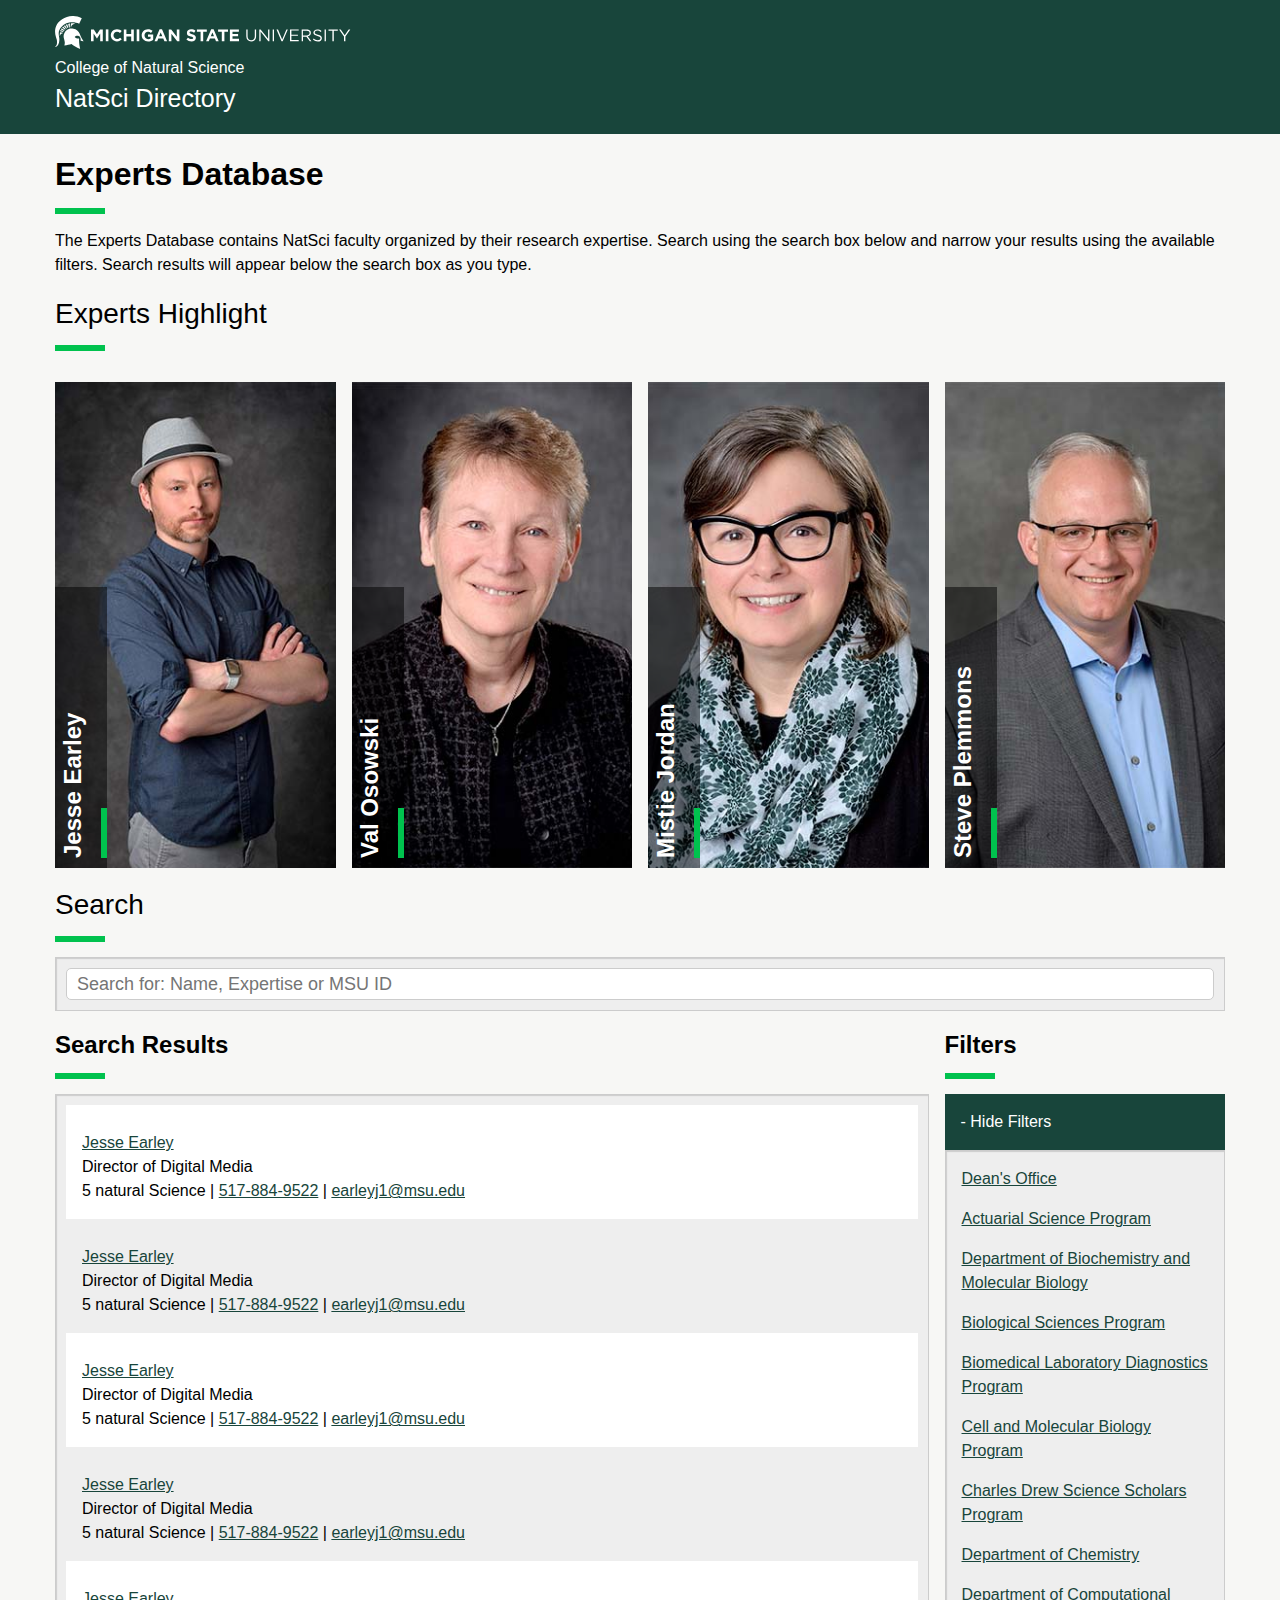
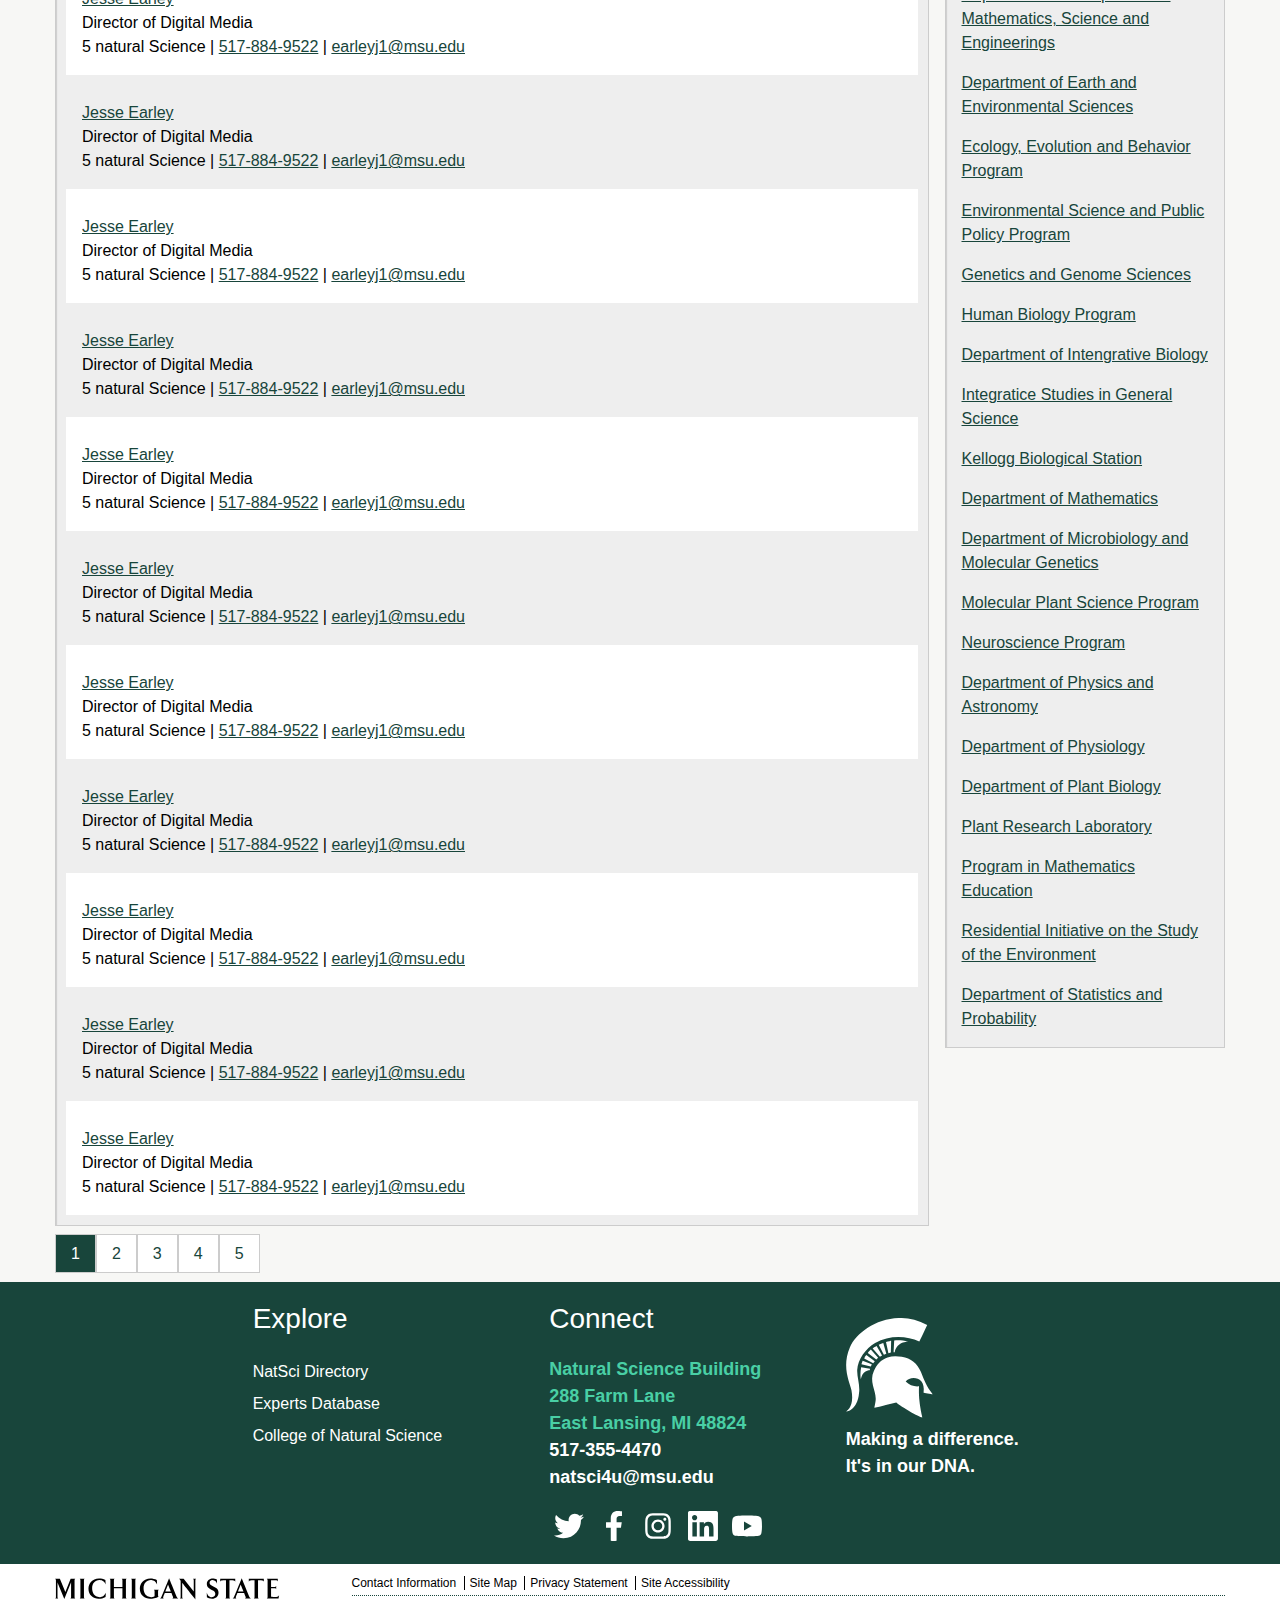
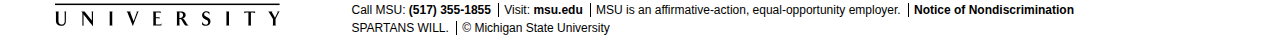
<file: expertsHome.html>
<!DOCTYPE html>
<html lang="en">
    <head>
        <meta charset="utf-8">
        <meta http-equiv="X-UA-Compatible" content="IE=edge">
        <title>Experts Database</title>
        <meta name="description" content="">
        <meta name="viewport" content="width=device-width, initial-scale=1">
        <link rel="stylesheet" href="css/styles.min.css">
    </head>
    <body>
        <header>
            <section id="MSUHeader">
                <div class="wrapperContainer">
                    <div class="msuHeader__wordmark">
                        <svg viewBox="0 0 296 33" version="1.1" xmlns="http://www.w3.org/2000/svg" xmlns:xlink="http://www.w3.org/1999/xlink">
                            <defs>
                                <polygon points="0 33.7792208 295.3 33.7792208 295.3 0.89812987 0 0.89812987"></polygon>
                            </defs>
                            <g stroke="none" stroke-width="1" fill="none" fill-rule="evenodd">
                                <g transform="translate(-306.000000, -383.000000)">
                                    <g transform="translate(83.000000, 328.000000)">
                                        <g>
                                            <g transform="translate(223.000000, 54.000000)">
                                                <g transform="translate(0.000000, 0.095675)">
                                                    <path d="M55.7998,20.2675325 C55.7998,16.8896104 58.2998,14.1077922 61.9998,14.1077922 C64.1998,14.1077922 65.5998,14.8032468 66.6998,15.8961039 L64.9998,17.8831169 C64.0998,17.0883117 63.0998,16.5915584 61.9998,16.5915584 C59.9998,16.5915584 58.4998,18.2805195 58.4998,20.2675325 C58.4998,22.2545455 59.8998,23.9435065 61.9998,23.9435065 C63.3998,23.9435065 64.1998,23.4467532 65.0998,22.5525974 L66.7998,24.2415584 C65.5998,25.5331169 64.1998,26.3279221 61.8998,26.3279221 C58.3998,26.3279221 55.7998,23.6454545 55.7998,20.2675325 Z" ></path>
                                                    <polygon points="68.7998 14.3064935 71.3998 14.3064935 71.3998 18.975974 76.1998 18.975974 76.1998 14.3064935 78.7998 14.3064935 78.7998 26.1292208 76.1998 26.1292208 76.1998 21.3603896 71.3998 21.3603896 71.3998 26.1292208 68.7998 26.1292208"></polygon>
                                                    <mask>
                                                        <use xlink:href="#path-1"></use>
                                                    </mask>
                                                    <g></g>
                                                    <polygon  points="81.7 26.1292208 84.3 26.1292208 84.3 14.3064935 81.7 14.3064935"></polygon>
                                                    <path d="M86.7002,20.2675325 L86.7002,20.2675325 C86.7002,16.8896104 89.3002,14.1077922 92.9002,14.1077922 C95.0002,14.1077922 96.3002,14.7038961 97.6002,15.6974026 L96.0002,17.7837662 C95.1002,16.988961 94.3002,16.5915584 92.9002,16.5915584 C91.0002,16.5915584 89.5002,18.2805195 89.5002,20.2675325 C89.5002,22.4532468 91.0002,24.0428571 93.1002,24.0428571 C94.1002,24.0428571 94.9002,23.8441558 95.6002,23.3474026 L95.6002,21.6584416 L93.0002,21.6584416 L93.0002,19.3733766 L98.2002,19.3733766 L98.2002,24.5396104 C97.0002,25.5331169 95.3002,26.4272727 93.1002,26.4272727 C89.3002,26.3279221 86.7002,23.7448052 86.7002,20.2675325"  ></path>
                                                    <path d="M107.2998,21.261039 L105.6998,17.3863636 L104.0998,21.261039 L107.2998,21.261039 Z M104.5998,14.2071429 L106.9998,14.2071429 L112.0998,26.1292208 L109.3998,26.1292208 L108.2998,23.4467532 L103.2998,23.4467532 L102.1998,26.1292208 L99.4998,26.1292208 L104.5998,14.2071429 Z"  ></path>
                                                    <polygon  points="113.7998 14.3064935 116.1998 14.3064935 121.7998 21.5590909 121.7998 14.3064935 124.3998 14.3064935 124.3998 26.1292208 122.1998 26.1292208 116.3998 18.5785714 116.3998 26.1292208 113.7998 26.1292208"></polygon>
                                                    <path d="M131.3999,24.4404584 L132.8999,22.5527961 C133.9999,23.4469519 135.0999,23.9437052 136.4999,23.9437052 C137.5999,23.9437052 138.1999,23.5463026 138.1999,22.8498545 C138.1999,22.1553935 137.7999,21.8563481 135.7999,21.3595948 C133.3999,20.7644844 131.8999,20.0690299 131.8999,17.7839649 C131.8999,15.5982506 133.5999,14.2073416 136.0999,14.2073416 C137.7999,14.2073416 139.2999,14.7040948 140.4999,15.6976013 L139.0999,17.6846143 C137.9999,16.9891597 136.9999,16.4924065 135.9999,16.4924065 C134.9999,16.4924065 134.4999,16.9891597 134.4999,17.485913 C134.4999,18.2807182 134.9999,18.4794195 137.0999,19.0755234 C139.4999,19.6716273 140.8999,20.5657831 140.8999,22.6521468 C140.8999,25.0365623 139.0999,26.3271273 136.4999,26.3271273 C134.5999,26.3271273 132.7999,25.7320169 131.3999,24.4404584"  ></path>
                                                    <polygon  points="145.5 16.6908097 141.9 16.6908097 141.9 14.3063942 151.8 14.3063942 151.8 16.6908097 148.2 16.6908097 148.2 26.1291214 145.6 26.1291214 145.6 16.6908097"></polygon>
                                                    <path d="M159,21.261039 L157.4,17.3863636 L155.8,21.261039 L159,21.261039 Z M156.2,14.2071429 L158.6,14.2071429 L163.7,26.1292208 L161,26.1292208 L159.9,23.4467532 L154.9,23.4467532 L153.8,26.1292208 L151.1,26.1292208 L156.2,14.2071429 Z"  ></path>
                                                    <polygon  points="166.7002 16.6908097 163.0992 16.6908097 163.0992 14.3063942 173.0002 14.3063942 173.0002 16.6908097 169.4002 16.6908097 169.4002 26.1291214 166.8002 26.1291214 166.8002 16.6908097"></polygon>
                                                    <polygon  points="174.9004 14.3064935 183.9004 14.3064935 183.9004 16.5915584 177.5004 16.5915584 177.5004 18.975974 183.0994 18.975974 183.0994 21.261039 177.5004 21.261039 177.5004 23.7448052 184.0004 23.7448052 184.0004 26.0298701 174.9004 26.0298701"></polygon>
                                                    <path d="M191.2998,21.261039 L191.2998,14.4058442 L192.5998,14.4058442 L192.5998,21.1616883 C192.5998,23.7448052 193.9998,25.1357143 196.1998,25.1357143 C198.4008,25.1357143 199.7998,23.8441558 199.7998,21.261039 L199.7998,14.4058442 L201.0998,14.4058442 L201.0998,21.1616883 C201.0998,24.638961 199.0998,26.4272727 196.0998,26.4272727 C193.2998,26.3279221 191.2998,24.5396104 191.2998,21.261039"  ></path>
                                                    <polygon  points="204.2998 14.3064935 205.5998 14.3064935 213.0998 23.7448052 213.0998 14.3064935 214.4008 14.3064935 214.4008 26.1292208 213.2998 26.1292208 205.5998 16.3928571 205.5998 26.1292208 204.2998 26.1292208"></polygon>
                                                    <polygon  points="217.7 26.1292208 219 26.1292208 219 14.3064935 217.7 14.3064935"></polygon>
                                                    <polygon  points="221.5 14.3064935 223 14.3064935 227.2 24.4402597 231.4 14.3064935 232.8 14.3064935 227.7 26.2285714 226.5 26.2285714"></polygon>
                                                    <polygon  points="235.0996 14.3064935 243.7006 14.3064935 243.7006 15.4987013 236.4006 15.4987013 236.4006 19.5720779 242.9006 19.5720779 242.9006 20.7642857 236.4006 20.7642857 236.4006 24.937013 243.7006 24.937013 243.7006 26.1292208 234.9996 26.1292208 234.9996 14.3064935"></polygon>
                                                    <path d="M251.5,20.3664857 C253.3,20.3664857 254.6,19.4733234 254.6,17.9830636 C254.6,16.4928039 253.5,15.6970052 251.6,15.6970052 L247.9,15.6970052 L247.9,20.4668299 L251.5,20.4668299 L251.5,20.3664857 Z M246.5,14.3060961 L251.6,14.3060961 C253.1,14.3060961 254.2,14.7034987 255,15.4992974 C255.6,16.0944078 255.9,16.889213 255.9,17.7833688 C255.9,19.7703818 254.5,20.863239 252.7,21.2606416 L256.4,26.1298169 L254.8,26.1298169 L251.4,21.5586935 L248,21.5586935 L248,26.1298169 L246.7,26.1298169 L246.7,14.3060961 L246.5,14.3060961 Z"  ></path>
                                                    <path d="M257.9004,24.4404584 L258.7004,23.4469519 C259.9004,24.5398091 261.0994,25.135913 262.7994,25.135913 C264.4004,25.135913 265.5004,24.3401143 265.5004,23.1489 C265.5004,22.0560429 264.9004,21.459939 262.4004,20.8628416 C259.7004,20.2677312 258.4004,19.3725818 258.4004,17.485913 C258.4004,15.5982506 260.0004,14.3066922 262.2994,14.3066922 C264.0004,14.3066922 265.2994,14.8034455 266.5004,15.7969519 L265.7004,16.7904584 C264.5994,15.8963026 263.5004,15.4989 262.2994,15.4989 C260.7994,15.4989 259.7994,16.2937052 259.7994,17.3865623 C259.7994,18.4794195 260.4004,19.174874 263.0004,19.6716273 C265.7004,20.2677312 266.9004,21.161887 266.9004,23.0495494 C266.9004,25.0365623 265.2004,26.4274714 262.7994,26.4274714 C260.9004,26.3271273 259.2994,25.7320169 257.9004,24.4404584"  ></path>
                                                    <polygon  points="269.6 26.1292208 270.901 26.1292208 270.901 14.3064935 269.6 14.3064935"></polygon>
                                                    <polygon  points="277.5 15.5978532 273.5 15.5978532 273.5 14.4056455 282.8 14.4056455 282.8 15.5978532 278.8 15.5978532 278.8 26.2283727 277.4 26.2283727 277.4 15.5978532"></polygon>
                                                    <polygon  points="289 21.459939 284.1 14.3066922 285.7 14.3066922 289.7 20.2677312 293.7 14.3066922 295.3 14.3066922 290.4 21.459939 290.4 26.1294195 289 26.1294195"></polygon>
                                                    <path d="M26.7998,3.17902208 C26.7998,3.17902208 25.0998,6.8549961 24.1998,8.64330779 C19.8998,6.65629481 14.2998,6.45759351 9.5998,9.14006104 C6.4998,11.0277234 3.8998,14.4056455 3.6998,18.0816195 C3.5998,20.4660351 4.6998,23.1494961 4.2998,25.6332623 C4.1998,26.9238273 3.8998,28.2153857 3.2998,29.3082429 C2.4998,30.6007948 1.5998,31.6926584 -0.000200000002,31.7920091 C0.2998,31.3946065 2.7998,30.2023987 1.7998,24.738113 C1.3998,22.5523987 -1.6002,17.1874636 1.2998,10.5309701 C3.9998,4.37122987 15.3998,-2.88136753 26.7998,3.17902208"  ></path>
                                                    <path d="M13.7002,13.9091903 C15.2002,13.412437 16.8002,13.412437 18.4002,13.710489 C21.4002,14.2072422 23.6002,15.9955539 24.7002,18.6780214 C25.8002,21.4598396 26.6002,23.6455539 28.6002,26.0299695 C28.7002,26.1293201 25.6002,25.5332162 25.6002,25.5332162 C26.4002,20.0689305 21.2002,19.8702292 19.7002,21.8572422 C20.8002,23.04945 22.6002,23.6455539 24.1002,23.4468526 C23.8002,28.9111383 25.3002,33.7793201 25.2002,33.7793201 C24.0002,33.5806188 18.3002,30.3020474 16.6002,28.8117877 C14.2002,29.2091903 12.2002,30.1033461 9.4002,30.5007487 C9.3002,30.5007487 9.9002,28.4143851 9.8002,27.4208786 C9.8002,24.5397097 7.6002,21.8572422 9.2002,18.3799695 C10.1002,16.1942552 11.5002,14.7039955 13.7002,13.9091903"  ></path>
                                                    <path d="M15.7002,12.2200305 L16.1002,12.2200305 C16.1002,12.0213292 16.3002,10.6304201 17.5002,9.73626429 C18.8002,8.64340714 20.5002,8.74275779 20.5002,8.74275779 C18.8002,8.24600455 17.1002,8.1466539 15.9002,8.34535519 L15.7002,12.2200305 Z"  ></path>
                                                    <path d="M5,17.187563 C4.7,18.7771734 4.7,20.3667838 4.9,21.161589 C4.9,21.161589 5.1,19.7706799 5.9,18.9758747 C6.6,18.2804201 7.5,18.1810695 7.8,18.1810695 C7.8,18.1810695 8,17.6843162 7.9,17.6843162 L5,17.187563 Z"  ></path>
                                                    <path d="M8.2002,16.8897097 C8.3002,16.6910084 8.4002,16.4923071 8.5002,16.1942552 L5.5002,15.0020474 C5.3002,15.39945 5.2002,15.8962032 5.1002,16.1942552 L8.2002,16.8897097 Z"  ></path>
                                                    <path d="M9,15.7967532 L9.5,15.2006494 L6.7,13.1142857 C6.4,13.4123377 6.2,13.8097403 6,14.3064935 L9,15.7967532 Z"  ></path>
                                                    <path d="M10,14.6043468 L10.6,14.0082429 L8.2,11.3257753 C7.7,11.8225286 7.5,12.0212299 7.2,12.4186325 L10,14.6043468 Z"  ></path>
                                                    <path d="M11.2002,13.7102903 L11.9002,13.3128877 L10.1002,10.1336669 C9.5002,10.4317188 9.0002,10.7297708 8.8002,10.9284721 L11.2002,13.7102903 Z"  ></path>
                                                    <path d="M12.5,13.0151338 L13.3,12.7170818 L12.3,9.14045844 C11.7,9.33915974 11,9.63721169 10.8,9.73656234 L12.5,13.0151338 Z"  ></path>
                                                    <path d="M14,12.5183805 L14.8,12.3196792 L14.9,8.4450039 C14.9,8.4450039 14,8.64370519 13.2,8.84240649 L14,12.5183805 Z"  ></path>
                                                    <polygon  points="36 14.3064935 38.8 14.3064935 41.9 19.274026 45 14.3064935 47.8 14.3064935 47.8 26.1292208 45.2 26.1292208 45.2 18.3798701 42 23.4467532 41.9 23.4467532 38.6 18.4792208 38.6 26.1292208 36 26.1292208"></polygon>
                                                    <polygon  points="50.8 26.1292208 53.4 26.1292208 53.4 14.3064935 50.8 14.3064935"></polygon>
                                                </g>
                                            </g>
                                        </g>
                                    </g>
                                </g>
                            </g>
                        </svg>
                     </div>
                </div>
            </section>

            <section id="CollegeHeader">
                <div class="wrapperContainer">
                    <div class="collegeHeader__masthead">
                        <div class="collegeHeader__collegeName">
                            <a class="collegeHeader__collegeLink" href="https://natsci.msu.edu" title="NatSci website">College of Natural Science</a>
                        </div>
                        <div class="collegeHeader__appName">
                            <a class="collegeHeader__appLink" href="#" title="Home">NatSci Directory</a>
                        </div>
                    </div>
                </div>
            </section>

        </header>

        <main>
            <section id="Intro">
                <div class="wrapperContainer">
                    <div class="directoryContent__intro">
                        <h1>Experts Database</h1>
                        <p>The Experts Database contains NatSci faculty organized by their research expertise. Search using the search box below and narrow your results using the available filters. Search results will appear below the search box as you type.</p>
                    </div>
                </div>
            </section>

            <section id="ExpertHighlight">
                <div class="wrapperContainer">
                    <div class="directoryContent__expertHighlightContainer">
                        <h2>Experts Highlight</h2>
                        <div class="directoryContent__expertHighlight directoryContent__expertHighlight-1" tabindex="0">
                            <img src="images/earleyExpert.jpg" alt="Jesse Earley">
                            <h3>Jesse Earley</h3>
                            <div class="directoryContent__expertData">
                                <h4>Jesse Earley</h4> 
                                <p><a href="directoryProfile.html">View Profile</a></p>
                                
                                <div class="directoryContent__personExpertise">Expertise: 
                                    <ul>
                                        <li>
                                            <a href="#">Web</a>
                                        </li>
                                        <li>
                                            <a href="#">Computers</a>
                                        </li>
                                        <li>
                                            <a href="#">UI/UX</a>
                                        </li>
                                        <li>
                                            <a href="#">HTML</a>
                                        </li>
                                        <li>
                                            <a href="#">CSS</a>
                                        </li>
                                    </ul>
                                </div>
                            </div>
                        </div>
                        <div class="directoryContent__expertHighlight directoryContent__expertHighlight-2">
                            <img src="images/osowskiExpert.jpg" alt="Val Osowski">
                            <h3>Val Osowski</h3>
                            <div class="directoryContent__expertData">
                                <h4>Val Osowski</h4> 
                                <p><a href="directoryProfile.html">View Profile</a></p>
                                
                                <div class="directoryContent__personExpertise">Expertise: 
                                    <ul>
                                        <li>
                                            <a href="#">Web</a>
                                        </li>
                                        <li>
                                            <a href="#">Computers</a>
                                        </li>
                                        <li>
                                            <a href="#">UI/UX</a>
                                        </li>
                                        <li>
                                            <a href="#">HTML</a>
                                        </li>
                                        <li>
                                            <a href="#">CSS</a>
                                        </li>
                                    </ul>
                                </div>
                            </div>
                        </div>
                        <div class="directoryContent__expertHighlight directoryContent__expertHighlight-3">
                            <img src="images/jordanExpert.jpg" alt="Mistie Jordan">
                            <h3>Mistie Jordan</h3>
                            <div class="directoryContent__expertData">
                                <h4>Mistie Jordan</h4> 
                                <p><a href="directoryProfile.html">View Profile</a></p>
                                
                                <div class="directoryContent__personExpertise">Expertise: 
                                    <ul>
                                        <li>
                                            <a href="#">Web</a>
                                        </li>
                                        <li>
                                            <a href="#">Computers</a>
                                        </li>
                                        <li>
                                            <a href="#">UI/UX</a>
                                        </li>
                                        <li>
                                            <a href="#">HTML</a>
                                        </li>
                                        <li>
                                            <a href="#">CSS</a>
                                        </li>
                                    </ul>
                                </div>
                            </div>
                        </div>
                        <div class="directoryContent__expertHighlight directoryContent__expertHighlight-4">
                            <img src="images/plemmonsExpert.jpg" alt="Steve Plemmons">
                            <h3>Steve Plemmons</h3>
                            <div class="directoryContent__expertData">
                                <h4>Steve Plemmons</h4> 
                                <p><a href="directoryProfile.html">View Profile</a></p>
                                
                                <div class="directoryContent__personExpertise">Expertise: 
                                    <ul>
                                        <li>
                                            <a href="#">Web</a>
                                        </li>
                                        <li>
                                            <a href="#">Computers</a>
                                        </li>
                                        <li>
                                            <a href="#">UI/UX</a>
                                        </li>
                                        <li>
                                            <a href="#">HTML</a>
                                        </li>
                                        <li>
                                            <a href="#">CSS</a>
                                        </li>
                                    </ul>
                                </div>
                            </div>
                        </div>
                    </div>
            </section>
                
            <section id="Search">
                <div class="wrapperContainer">
                    <div class="directoryContent__search">
                        <h2>Search</h2>
                        <div class="well well-inset">
                            <input type="text" id="HomeSearch" placeholder="Search for: Name, Expertise or MSU ID">            
                        </div>
                    </div>
                </div>
            </section>

            <section id="ResultsAndFilters">
                <div class="wrapperContainer">
                    <div class="directoryContent__results">
                        <h3>Search Results</h3>
                        <div class="well well-inset">
                            <div class="directoryContent__person">
                                <div class="directoryContent__personName"><a href="directoryProfile.html">Jesse Earley</a></div>
                                <div class="directoryContent__personTitle">Director of Digital Media</div>
                                <div class="directoryContent__personContact">5 natural Science | <a href="tel:5178849522">517-884-9522</a> | <a href="mailto:earleyj1@msu.edu">earleyj1@msu.edu</a></div>
                            </div>
                            <div class="directoryContent__person">
                                <div class="directoryContent__personName"><a href="directoryProfile.html">Jesse Earley</a></div>
                                <div class="directoryContent__personTitle">Director of Digital Media</div>
                                <div class="directoryContent__personContact">5 natural Science | <a href="tel:5178849522">517-884-9522</a> | <a href="mailto:earleyj1@msu.edu">earleyj1@msu.edu</a></div>
                            </div>
                            <div class="directoryContent__person">
                                <div class="directoryContent__personName"><a href="directoryProfile.html">Jesse Earley</a></div>
                                <div class="directoryContent__personTitle">Director of Digital Media</div>
                                <div class="directoryContent__personContact">5 natural Science | <a href="tel:5178849522">517-884-9522</a> | <a href="mailto:earleyj1@msu.edu">earleyj1@msu.edu</a></div>
                            </div>
                            <div class="directoryContent__person">
                                <div class="directoryContent__personName"><a href="directoryProfile.html">Jesse Earley</a></div>
                                <div class="directoryContent__personTitle">Director of Digital Media</div>
                                <div class="directoryContent__personContact">5 natural Science | <a href="tel:5178849522">517-884-9522</a> | <a href="mailto:earleyj1@msu.edu">earleyj1@msu.edu</a></div>
                            </div>
                            <div class="directoryContent__person">
                                <div class="directoryContent__personName"><a href="directoryProfile.html">Jesse Earley</a></div>
                                <div class="directoryContent__personTitle">Director of Digital Media</div>
                                <div class="directoryContent__personContact">5 natural Science | <a href="tel:5178849522">517-884-9522</a> | <a href="mailto:earleyj1@msu.edu">earleyj1@msu.edu</a></div>
                            </div>
                            <div class="directoryContent__person">
                                <div class="directoryContent__personName"><a href="directoryProfile.html">Jesse Earley</a></div>
                                <div class="directoryContent__personTitle">Director of Digital Media</div>
                                <div class="directoryContent__personContact">5 natural Science | <a href="tel:5178849522">517-884-9522</a> | <a href="mailto:earleyj1@msu.edu">earleyj1@msu.edu</a></div>
                            </div>
                            <div class="directoryContent__person">
                                <div class="directoryContent__personName"><a href="directoryProfile.html">Jesse Earley</a></div>
                                <div class="directoryContent__personTitle">Director of Digital Media</div>
                                <div class="directoryContent__personContact">5 natural Science | <a href="tel:5178849522">517-884-9522</a> | <a href="mailto:earleyj1@msu.edu">earleyj1@msu.edu</a></div>
                            </div>
                            <div class="directoryContent__person">
                                <div class="directoryContent__personName"><a href="directoryProfile.html">Jesse Earley</a></div>
                                <div class="directoryContent__personTitle">Director of Digital Media</div>
                                <div class="directoryContent__personContact">5 natural Science | <a href="tel:5178849522">517-884-9522</a> | <a href="mailto:earleyj1@msu.edu">earleyj1@msu.edu</a></div>
                            </div>
                            <div class="directoryContent__person">
                                <div class="directoryContent__personName"><a href="directoryProfile.html">Jesse Earley</a></div>
                                <div class="directoryContent__personTitle">Director of Digital Media</div>
                                <div class="directoryContent__personContact">5 natural Science | <a href="tel:5178849522">517-884-9522</a> | <a href="mailto:earleyj1@msu.edu">earleyj1@msu.edu</a></div>
                            </div>
                            <div class="directoryContent__person">
                                <div class="directoryContent__personName"><a href="directoryProfile.html">Jesse Earley</a></div>
                                <div class="directoryContent__personTitle">Director of Digital Media</div>
                                <div class="directoryContent__personContact">5 natural Science | <a href="tel:5178849522">517-884-9522</a> | <a href="mailto:earleyj1@msu.edu">earleyj1@msu.edu</a></div>
                            </div>
                            <div class="directoryContent__person">
                                <div class="directoryContent__personName"><a href="directoryProfile.html">Jesse Earley</a></div>
                                <div class="directoryContent__personTitle">Director of Digital Media</div>
                                <div class="directoryContent__personContact">5 natural Science | <a href="tel:5178849522">517-884-9522</a> | <a href="mailto:earleyj1@msu.edu">earleyj1@msu.edu</a></div>
                            </div>
                            <div class="directoryContent__person">
                                <div class="directoryContent__personName"><a href="directoryProfile.html">Jesse Earley</a></div>
                                <div class="directoryContent__personTitle">Director of Digital Media</div>
                                <div class="directoryContent__personContact">5 natural Science | <a href="tel:5178849522">517-884-9522</a> | <a href="mailto:earleyj1@msu.edu">earleyj1@msu.edu</a></div>
                            </div>
                            <div class="directoryContent__person">
                                <div class="directoryContent__personName"><a href="directoryProfile.html">Jesse Earley</a></div>
                                <div class="directoryContent__personTitle">Director of Digital Media</div>
                                <div class="directoryContent__personContact">5 natural Science | <a href="tel:5178849522">517-884-9522</a> | <a href="mailto:earleyj1@msu.edu">earleyj1@msu.edu</a></div>
                            </div>
                            <div class="directoryContent__person">
                                <div class="directoryContent__personName"><a href="directoryProfile.html">Jesse Earley</a></div>
                                <div class="directoryContent__personTitle">Director of Digital Media</div>
                                <div class="directoryContent__personContact">5 natural Science | <a href="tel:5178849522">517-884-9522</a> | <a href="mailto:earleyj1@msu.edu">earleyj1@msu.edu</a></div>
                            </div>
                            <div class="directoryContent__person">
                                <div class="directoryContent__personName"><a href="directoryProfile.html">Jesse Earley</a></div>
                                <div class="directoryContent__personTitle">Director of Digital Media</div>
                                <div class="directoryContent__personContact">5 natural Science | <a href="tel:5178849522">517-884-9522</a> | <a href="mailto:earleyj1@msu.edu">earleyj1@msu.edu</a></div>
                            </div>
                        </div>
                        <nav role="navigation" aria-label="Pagination Navigation" class="pagination">
                            <ul>
                                <li><a href="#" class="selected" aria-label="Go to Results Page 1" title="Go to Results Page 1">1</a></li>
                                <li><a href="#" aria-label="Go to Results Page 2" title="Go to Results Page 2">2</a></li>
                                <li><a href="#" aria-label="Go to Results Page 3" title="Go to Results Page 3">3</a></li>
                                <li><a href="#" aria-label="Go to Results Page 4" title="Go to Results Page 4">4</a></li>
                                <li><a href="#" aria-label="Go to Results Page 5" title="Go to Results Page 5">5</a></li>
                            </ul>
                        </nav>
                    </div>
                    <div class="directoryContent__filters">
                        <h3>Filters</h3>
                        <button id="FiltersButton" type="button" class="button button-collapsible" title="Hide/Show Filters" aria-expanded="true">- Hide Filters</button>
                        <div class="well well-inset collapsible-content" style="display:block;" aria-labelledby="FiltersButton">
                            <ul>
                                <li><a href="#">Dean's Office</a></li>
                                <li><a href="#">Actuarial Science Program</a></li>
                                <li><a href="#">Department of Biochemistry and Molecular Biology</a></li>
                                <li><a href="#">Biological Sciences Program</a></li>
                                <li><a href="#">Biomedical Laboratory Diagnostics Program</a></li>
                                <li><a href="#">Cell and Molecular Biology Program</a></li>
                                <li><a href="#">Charles Drew Science Scholars Program</a></li>
                                <li><a href="#">Department of Chemistry</a></li>
                                <li><a href="#">Department of Computational Mathematics, Science and Engineerings</a></li>
                                <li><a href="#">Department of Earth and Environmental Sciences</a></li>
                                <li><a href="#">Ecology, Evolution and Behavior Program</a></li>
                                <li><a href="#">Environmental Science and Public Policy Program</a></li>
                                <li><a href="#">Genetics and Genome Sciences</a></li>
                                <li><a href="#">Human Biology Program</a></li>
                                <li><a href="#">Department of Intengrative Biology</a></li>
                                <li><a href="#">Integratice Studies in General Science</a></li>
                                <li><a href="#">Kellogg Biological Station</a></li>
                                <li><a href="#">Department of Mathematics</a></li>
                                <li><a href="#">Department of Microbiology and Molecular Genetics</a></li>
                                <li><a href="#">Molecular Plant Science Program</a></li>
                                <li><a href="#">Neuroscience Program</a></li>
                                <li><a href="#">Department of Physics and Astronomy</a></li>
                                <li><a href="#">Department of Physiology</a></li>
                                <li><a href="#">Department of Plant Biology</a></li>
                                <li><a href="#">Plant Research Laboratory</a></li>
                                <li><a href="#">Program in Mathematics Education</a></li>
                                <li><a href="#">Residential Initiative on the Study of the Environment</a></li>
                                <li><a href="#">Department of Statistics and Probability</a></li>
                            </ul>
                        </div>
                    </div>
                </div>
            </section>
        </main>

        <footer>
            <section id="PreFooter" class="preFooter">
                <div class="wrapperContainer">
                    <div class="preFooter__explore">
                        <h2>Explore</h2>
                        <ul>
                            <li><a href="#">NatSci Directory</a></li>
                            <li><a href="#">Experts Database</a></li>
                            <li><a href="#">College of Natural Science</a></li>
                        </ul>
                    </div>
                    <div class="preFooter__connect">
                        <h2>Connect</h2>
                        <address>
                            <span>Natural Science Building</span><br>
                            <span>288 Farm Lane</span><br>
                            <span>East Lansing, MI 48824</span><br>
                            <span class="departmentFooter__phone"><a href="tel:517-355-4470">517-355-4470</a></span><br />
                            <span class="department__email"><a href="mailto:natsci4u@msu.edu">natsci4u@msu.edu</a></span>
                        </address>

                        <ul>
                            <li>
                                <!--Twitter-->
                                <a href="https://twitter.com/MSUNatSci" title="Twitter">
                                    <svg height="100%" version="1.1" viewBox="0 0 512 512" width="100%" xml:space="preserve" xmlns="http://www.w3.org/2000/svg" xmlns:serif="http://www.serif.com/" xmlns:xlink="http://www.w3.org/1999/xlink">
                                        <path d="M161.014,464.013c193.208,0 298.885,-160.071 298.885,-298.885c0,-4.546 0,-9.072 -0.307,-13.578c20.558,-14.871 38.305,-33.282 52.408,-54.374c-19.171,8.495 -39.51,14.065 -60.334,16.527c21.924,-13.124 38.343,-33.782 46.182,-58.102c-20.619,12.235 -43.18,20.859 -66.703,25.498c-19.862,-21.121 -47.602,-33.112 -76.593,-33.112c-57.682,0 -105.145,47.464 -105.145,105.144c0,8.002 0.914,15.979 2.722,23.773c-84.418,-4.231 -163.18,-44.161 -216.494,-109.752c-27.724,47.726 -13.379,109.576 32.522,140.226c-16.715,-0.495 -33.071,-5.005 -47.677,-13.148l0,1.331c0.014,49.814 35.447,93.111 84.275,102.974c-15.464,4.217 -31.693,4.833 -47.431,1.802c13.727,42.685 53.311,72.108 98.14,72.95c-37.19,29.227 -83.157,45.103 -130.458,45.056c-8.358,-0.016 -16.708,-0.522 -25.006,-1.516c48.034,30.825 103.94,47.18 161.014,47.104" style="fill-rule:nonzero;"/>
                                    </svg>
                                </a>
                            </li>
                            <li>
                                <!--Facebook-->
                                <a href="https://www.facebook.com/MSUNatSci" title="Facebook">
                                    <svg height="100%" version="1.1" viewBox="0 0 512 512" width="100%" xml:space="preserve" xmlns="http://www.w3.org/2000/svg" xmlns:serif="http://www.serif.com/" xmlns:xlink="http://www.w3.org/1999/xlink">
                                        <path d="M374.244,285.825l14.105,-91.961l-88.233,0l0,-59.677c0,-25.159 12.325,-49.682 51.845,-49.682l40.116,0l0,-78.291c0,0 -36.407,-6.214 -71.213,-6.214c-72.67,0 -120.165,44.042 -120.165,123.775l0,70.089l-80.777,0l0,91.961l80.777,0l0,222.31c16.197,2.541 32.798,3.865 49.709,3.865c16.911,0 33.511,-1.324 49.708,-3.865l0,-222.31l74.128,0Z" style="fill-rule:nonzero;"/>
                                    </svg>
                                </a>
                            </li>
                            <li>
                                <!--Instagram-->
                                <a href="https://www.instagram.com/msunatsci/" title="Instagram">
                                    <svg height="100%" version="1.1" viewBox="0 0 600 600" width="100%" xml:space="preserve" xmlns="http://www.w3.org/2000/svg" xmlns:serif="http://www.serif.com/" xmlns:xlink="http://www.w3.org/1999/xlink">
                                        <g transform="matrix(1.01619,0,0,1.01619,44,43.8384)">
                                            <path d="M251.921,0.159C183.503,0.159 174.924,0.449 148.054,1.675C121.24,2.899 102.927,7.157 86.902,13.385C70.336,19.823 56.287,28.437 42.282,42.442C28.277,56.447 19.663,70.496 13.225,87.062C6.997,103.086 2.739,121.399 1.515,148.213C0.289,175.083 0,183.662 0,252.08C0,320.497 0.289,329.076 1.515,355.946C2.739,382.76 6.997,401.073 13.225,417.097C19.663,433.663 28.277,447.712 42.282,461.718C56.287,475.723 70.336,484.337 86.902,490.775C102.927,497.002 121.24,501.261 148.054,502.484C174.924,503.71 183.503,504 251.921,504C320.338,504 328.917,503.71 355.787,502.484C382.601,501.261 400.914,497.002 416.938,490.775C433.504,484.337 447.553,475.723 461.559,461.718C475.564,447.712 484.178,433.663 490.616,417.097C496.843,401.073 501.102,382.76 502.325,355.946C503.551,329.076 503.841,320.497 503.841,252.08C503.841,183.662 503.551,175.083 502.325,148.213C501.102,121.399 496.843,103.086 490.616,87.062C484.178,70.496 475.564,56.447 461.559,42.442C447.553,28.437 433.504,19.823 416.938,13.385C400.914,7.157 382.601,2.899 355.787,1.675C328.917,0.449 320.338,0.159 251.921,0.159ZM251.921,45.551C319.186,45.551 327.154,45.807 353.718,47.019C378.28,48.14 391.619,52.244 400.496,55.693C412.255,60.263 420.647,65.723 429.462,74.538C438.278,83.353 443.737,91.746 448.307,103.504C451.757,112.381 455.861,125.72 456.981,150.282C458.193,176.846 458.45,184.814 458.45,252.08C458.45,319.345 458.193,327.313 456.981,353.877C455.861,378.439 451.757,391.778 448.307,400.655C443.737,412.414 438.278,420.806 429.462,429.621C420.647,438.437 412.255,443.896 400.496,448.466C391.619,451.916 378.28,456.02 353.718,457.14C327.158,458.352 319.191,458.609 251.921,458.609C184.65,458.609 176.684,458.352 150.123,457.14C125.561,456.02 112.222,451.916 103.345,448.466C91.586,443.896 83.194,438.437 74.378,429.621C65.563,420.806 60.103,412.414 55.534,400.655C52.084,391.778 47.98,378.439 46.859,353.877C45.647,327.313 45.391,319.345 45.391,252.08C45.391,184.814 45.647,176.846 46.859,150.282C47.98,125.72 52.084,112.381 55.534,103.504C60.103,91.746 65.563,83.353 74.378,74.538C83.194,65.723 91.586,60.263 103.345,55.693C112.222,52.244 125.561,48.14 150.123,47.019C176.687,45.807 184.655,45.551 251.921,45.551Z"/>
                                            <path d="M251.921,336.053C205.543,336.053 167.947,298.457 167.947,252.08C167.947,205.702 205.543,168.106 251.921,168.106C298.298,168.106 335.894,205.702 335.894,252.08C335.894,298.457 298.298,336.053 251.921,336.053ZM251.921,122.715C180.474,122.715 122.556,180.633 122.556,252.08C122.556,323.526 180.474,381.444 251.921,381.444C323.367,381.444 381.285,323.526 381.285,252.08C381.285,180.633 323.367,122.715 251.921,122.715Z"/>
                                            <path d="M416.627,117.604C416.627,134.3 403.092,147.834 386.396,147.834C369.701,147.834 356.166,134.3 356.166,117.604C356.166,100.908 369.701,87.374 386.396,87.374C403.092,87.374 416.627,100.908 416.627,117.604Z"/>
                                        </g>
                                    </svg>
                                </a>
                            </li>
                            <li>
                                <!--LinkedIn-->
                                <a href="https://www.linkedin.com/school/msucollegeofnatsci/" title="LinkedIn">
                                    <svg height="100%" version="1.1" viewBox="0 0 512 512" width="100%" xml:space="preserve" xmlns="http://www.w3.org/2000/svg" xmlns:serif="http://www.serif.com/" xmlns:xlink="http://www.w3.org/1999/xlink">
                                        <path d="M473.305,-1.353c20.88,0 37.885,16.533 37.885,36.926l0,438.251c0,20.393 -17.005,36.954 -37.885,36.954l-436.459,0c-20.839,0 -37.773,-16.561 -37.773,-36.954l0,-438.251c0,-20.393 16.934,-36.926 37.773,-36.926l436.459,0Zm-37.829,436.389l0,-134.034c0,-65.822 -14.212,-116.427 -91.12,-116.427c-36.955,0 -61.739,20.263 -71.867,39.476l-1.04,0l0,-33.411l-72.811,0l0,244.396l75.866,0l0,-120.878c0,-31.883 6.031,-62.773 45.554,-62.773c38.981,0 39.468,36.461 39.468,64.802l0,118.849l75.95,0Zm-284.489,-244.396l-76.034,0l0,244.396l76.034,0l0,-244.396Zm-37.997,-121.489c-24.395,0 -44.066,19.735 -44.066,44.047c0,24.318 19.671,44.052 44.066,44.052c24.299,0 44.026,-19.734 44.026,-44.052c0,-24.312 -19.727,-44.047 -44.026,-44.047Z" style="fill-rule:nonzero;"/>
                                    </svg>
                                </a>
                            </li>
                            <li>
                                <!--YouTube-->
                                <a href="https://www.youtube.com/user/MSUNaturalScience" title="YouTube">
                                    <svg height="100%" version="1.1" viewBox="0 0 512 512" width="100%" xml:space="preserve" xmlns="http://www.w3.org/2000/svg" xmlns:serif="http://www.serif.com/" xmlns:xlink="http://www.w3.org/1999/xlink">
                                        <path d="M501.303,132.765c-5.887,-22.03 -23.235,-39.377 -45.265,-45.265c-39.932,-10.7 -200.038,-10.7 -200.038,-10.7c0,0 -160.107,0 -200.039,10.7c-22.026,5.888 -39.377,23.235 -45.264,45.265c-10.697,39.928 -10.697,123.238 -10.697,123.238c0,0 0,83.308 10.697,123.232c5.887,22.03 23.238,39.382 45.264,45.269c39.932,10.696 200.039,10.696 200.039,10.696c0,0 160.106,0 200.038,-10.696c22.03,-5.887 39.378,-23.239 45.265,-45.269c10.696,-39.924 10.696,-123.232 10.696,-123.232c0,0 0,-83.31 -10.696,-123.238Zm-296.506,200.039l0,-153.603l133.019,76.802l-133.019,76.801Z" style="fill-rule:nonzero;"/>
                                    </svg>
                                </a>
                            </li>
                        </ul>
                    </div>

                    <div class="preFooter__promo">
                        <a href="https://natsci.msu.edu" title="NatSci website">
                            <svg viewBox="0 0 33 33" version="1.1" xmlns="http://www.w3.org/2000/svg" xmlns:xlink="http://www.w3.org/1999/xlink">
                                <g stroke="none" stroke-width="1" fill="none" fill-rule="evenodd">
                                    <g transform="translate(-306.000000, -383.000000)">
                                        <g transform="translate(83.000000, 328.000000)">
                                            <g transform="translate(223.000000, 54.000000)">
                                                <g transform="translate(0.000000, 0.095675)">
                                                    <path d="M26.7998,3.17902208 C26.7998,3.17902208 25.0998,6.8549961 24.1998,8.64330779 C19.8998,6.65629481 14.2998,6.45759351 9.5998,9.14006104 C6.4998,11.0277234 3.8998,14.4056455 3.6998,18.0816195 C3.5998,20.4660351 4.6998,23.1494961 4.2998,25.6332623 C4.1998,26.9238273 3.8998,28.2153857 3.2998,29.3082429 C2.4998,30.6007948 1.5998,31.6926584 -0.000200000002,31.7920091 C0.2998,31.3946065 2.7998,30.2023987 1.7998,24.738113 C1.3998,22.5523987 -1.6002,17.1874636 1.2998,10.5309701 C3.9998,4.37122987 15.3998,-2.88136753 26.7998,3.17902208"></path>
                                                    <path d="M13.7002,13.9091903 C15.2002,13.412437 16.8002,13.412437 18.4002,13.710489 C21.4002,14.2072422 23.6002,15.9955539 24.7002,18.6780214 C25.8002,21.4598396 26.6002,23.6455539 28.6002,26.0299695 C28.7002,26.1293201 25.6002,25.5332162 25.6002,25.5332162 C26.4002,20.0689305 21.2002,19.8702292 19.7002,21.8572422 C20.8002,23.04945 22.6002,23.6455539 24.1002,23.4468526 C23.8002,28.9111383 25.3002,33.7793201 25.2002,33.7793201 C24.0002,33.5806188 18.3002,30.3020474 16.6002,28.8117877 C14.2002,29.2091903 12.2002,30.1033461 9.4002,30.5007487 C9.3002,30.5007487 9.9002,28.4143851 9.8002,27.4208786 C9.8002,24.5397097 7.6002,21.8572422 9.2002,18.3799695 C10.1002,16.1942552 11.5002,14.7039955 13.7002,13.9091903"></path>
                                                    <path d="M15.7002,12.2200305 L16.1002,12.2200305 C16.1002,12.0213292 16.3002,10.6304201 17.5002,9.73626429 C18.8002,8.64340714 20.5002,8.74275779 20.5002,8.74275779 C18.8002,8.24600455 17.1002,8.1466539 15.9002,8.34535519 L15.7002,12.2200305 Z"></path>
                                                    <path d="M9,15.7967532 L9.5,15.2006494 L6.7,13.1142857 C6.4,13.4123377 6.2,13.8097403 6,14.3064935 L9,15.7967532 Z"></path>
                                                    <path d="M10,14.6043468 L10.6,14.0082429 L8.2,11.3257753 C7.7,11.8225286 7.5,12.0212299 7.2,12.4186325 L10,14.6043468 Z"  ></path>
                                                    <path d="M11.2002,13.7102903 L11.9002,13.3128877 L10.1002,10.1336669 C9.5002,10.4317188 9.0002,10.7297708 8.8002,10.9284721 L11.2002,13.7102903 Z"></path>
                                                    <path d="M12.5,13.0151338 L13.3,12.7170818 L12.3,9.14045844 C11.7,9.33915974 11,9.63721169 10.8,9.73656234 L12.5,13.0151338 Z"></path>
                                                    <path d="M14,12.5183805 L14.8,12.3196792 L14.9,8.4450039 C14.9,8.4450039 14,8.64370519 13.2,8.84240649 L14,12.5183805 Z"></path>
                                                    <path d="M8.2002,16.8897097 C8.3002,16.6910084 8.4002,16.4923071 8.5002,16.1942552 L5.5002,15.0020474 C5.3002,15.39945 5.2002,15.8962032 5.1002,16.1942552 L8.2002,16.8897097 Z"></path>
                                                    <path d="M5,17.187563 C4.7,18.7771734 4.7,20.3667838 4.9,21.161589 C4.9,21.161589 5.1,19.7706799 5.9,18.9758747 C6.6,18.2804201 7.5,18.1810695 7.8,18.1810695 C7.8,18.1810695 8,17.6843162 7.9,17.6843162 L5,17.187563 Z"></path>
                                                </g>
                                            </g>
                                        </g>
                                    </g>
                                </g>
                            </svg>
                            <p>Making a difference.<br />
                            It's in our DNA.</p>
                        </a>
                    </div>
                
                </div>
            </section>

            <section id="MsuFooter" class="msuFooter">
                <div class="wrapperContainer">
                    <div class="msuFooter__wordmark">
                        <a href="https://www.msu.edu" title="Michigan State University">
                            <svg version="1.1" id="MSUWordmarkFooter" class="msuFooter__svg" xmlns="http://www.w3.org/2000/svg" xmlns:xlink="http://www.w3.org/1999/xlink" x="0px" y="0px"
                            width="264.75px" height="56.391px" viewBox="0 0 264.75 56.391" enable-background="new 0 0 264.75 56.391" xml:space="preserve">
                            <pattern  x="-28.595" y="-25.554" width="69" height="69" patternUnits="userSpaceOnUse" id="Unnamed_Pattern" viewBox="2.125 -70.896 69 69" overflow="visible">
                                <g>
                                    <polygon points="71.125,-1.896 2.125,-1.896 2.125,-70.896 71.125,-70.896 		"/>
                                    <polygon points="71.125,-1.896 2.125,-1.896 2.125,-70.896 71.125,-70.896 		"/>
                                    <g>
                                        <path d="M61.772-71.653c0.018,0.072,0.007,0.127-0.026,0.19c-0.053,0.101-0.112,0.062-0.165,0.128
                                            c-0.05,0.062-0.099,0.276-0.079,0.362c-0.169,0.058-0.01,0.227-0.015,0.35c-0.002,0.05-0.041,0.105-0.045,0.161
                                            c-0.01,0.119,0.017,0.266,0.068,0.37c0.097,0.198,0.268,0.413,0.435,0.544c0.19,0.148,0.365,0.572,0.608,0.631
                                            c0.177,0.042,0.384-0.104,0.543-0.143c0.18-0.043,0.397,0.01,0.571-0.053c0.222-0.079,0.127-0.337,0.288-0.45
                                            c0.104-0.074,0.287-0.01,0.406-0.051c0.2-0.069,0.339-0.263,0.376-0.46c0.016-0.082,0.01-0.145,0.039-0.221
                                            c0.039-0.103,0.111-0.16,0.09-0.293c-0.01-0.062-0.052-0.12-0.064-0.187c-0.022-0.114,0.002-0.224,0-0.337
                                            c-0.003-0.2,0.017-0.379-0.078-0.55c-0.38-0.688-1.236-0.929-1.975-0.789c-0.18,0.034-0.287,0.126-0.442,0.207
                                            c-0.17,0.088-0.139,0.166-0.318,0.224c-0.081,0.026-0.216,0.124-0.215,0.224c0.001,0.115,0.005,0.051,0.012,0.169
                                            c-0.021,0.011-0.021-0.005-0.03-0.025"/>
                                        <path d="M54.105-71.653c0.018,0.072,0.007,0.127-0.026,0.19c-0.053,0.101-0.112,0.062-0.165,0.128
                                            c-0.05,0.062-0.099,0.276-0.079,0.362c-0.169,0.058-0.01,0.227-0.015,0.35c-0.002,0.05-0.041,0.105-0.045,0.161
                                            c-0.01,0.119,0.017,0.266,0.068,0.37c0.097,0.198,0.268,0.413,0.435,0.544c0.19,0.148,0.365,0.572,0.608,0.631
                                            c0.177,0.042,0.384-0.104,0.543-0.143c0.18-0.043,0.397,0.01,0.571-0.053c0.222-0.079,0.127-0.337,0.288-0.45
                                            c0.104-0.074,0.287-0.01,0.406-0.051c0.2-0.069,0.339-0.263,0.376-0.46c0.016-0.082,0.01-0.145,0.039-0.221
                                            c0.039-0.103,0.111-0.16,0.09-0.293c-0.01-0.062-0.052-0.12-0.064-0.187c-0.022-0.114,0.002-0.224,0-0.337
                                            c-0.003-0.2,0.017-0.379-0.078-0.55c-0.38-0.688-1.236-0.929-1.975-0.789c-0.18,0.034-0.287,0.126-0.442,0.207
                                            c-0.17,0.088-0.139,0.166-0.318,0.224c-0.081,0.026-0.216,0.124-0.215,0.224c0.001,0.115,0.005,0.051,0.012,0.169
                                            c-0.021,0.011-0.021-0.005-0.03-0.025"/>
                                        <path d="M46.439-71.653c0.018,0.072,0.007,0.127-0.026,0.19c-0.053,0.101-0.112,0.062-0.165,0.128
                                            c-0.05,0.062-0.099,0.276-0.079,0.362c-0.169,0.058-0.01,0.227-0.015,0.35c-0.002,0.05-0.041,0.105-0.045,0.161
                                            c-0.01,0.119,0.017,0.266,0.068,0.37c0.097,0.198,0.268,0.413,0.435,0.544c0.19,0.148,0.365,0.572,0.608,0.631
                                            c0.177,0.042,0.384-0.104,0.543-0.143c0.18-0.043,0.397,0.01,0.571-0.053c0.222-0.079,0.127-0.337,0.288-0.45
                                            c0.104-0.074,0.287-0.01,0.406-0.051c0.2-0.069,0.339-0.263,0.376-0.46c0.016-0.082,0.01-0.145,0.039-0.221
                                            c0.039-0.103,0.111-0.16,0.09-0.293c-0.01-0.062-0.052-0.12-0.064-0.187c-0.022-0.114,0.002-0.224,0-0.337
                                            c-0.003-0.2,0.017-0.379-0.078-0.55c-0.38-0.688-1.236-0.929-1.975-0.789c-0.18,0.034-0.287,0.126-0.442,0.207
                                            c-0.17,0.088-0.139,0.166-0.318,0.224c-0.081,0.026-0.216,0.124-0.215,0.224c0.001,0.115,0.005,0.051,0.012,0.169
                                            c-0.021,0.011-0.021-0.005-0.03-0.025"/>
                                        <path d="M38.772-71.653c0.018,0.072,0.007,0.127-0.026,0.19c-0.053,0.101-0.112,0.062-0.165,0.128
                                            c-0.05,0.062-0.099,0.276-0.079,0.362c-0.169,0.058-0.01,0.227-0.015,0.35c-0.002,0.05-0.041,0.105-0.045,0.161
                                            c-0.01,0.119,0.017,0.266,0.068,0.37c0.097,0.198,0.268,0.413,0.435,0.544c0.19,0.148,0.365,0.572,0.608,0.631
                                            c0.177,0.042,0.384-0.104,0.543-0.143c0.18-0.043,0.397,0.01,0.571-0.053c0.222-0.079,0.127-0.337,0.288-0.45
                                            c0.104-0.074,0.287-0.01,0.406-0.051c0.2-0.069,0.339-0.263,0.376-0.46c0.016-0.082,0.01-0.145,0.039-0.221
                                            c0.039-0.103,0.111-0.16,0.09-0.293c-0.01-0.062-0.052-0.12-0.064-0.187c-0.022-0.114,0.002-0.224,0-0.337
                                            c-0.003-0.2,0.017-0.379-0.078-0.55c-0.38-0.688-1.236-0.929-1.975-0.789c-0.18,0.034-0.287,0.126-0.442,0.207
                                            c-0.17,0.088-0.139,0.166-0.318,0.224c-0.081,0.026-0.216,0.124-0.215,0.224c0.001,0.115,0.005,0.051,0.012,0.169
                                            c-0.021,0.011-0.021-0.005-0.03-0.025"/>
                                        <path d="M31.105-71.653c0.018,0.072,0.007,0.127-0.026,0.19c-0.053,0.101-0.112,0.062-0.165,0.128
                                            c-0.05,0.062-0.099,0.276-0.079,0.362c-0.169,0.058-0.01,0.227-0.015,0.35c-0.002,0.05-0.041,0.105-0.045,0.161
                                            c-0.01,0.119,0.017,0.266,0.068,0.37c0.097,0.198,0.268,0.413,0.435,0.544c0.19,0.148,0.365,0.572,0.608,0.631
                                            c0.177,0.042,0.384-0.104,0.543-0.143c0.18-0.043,0.397,0.01,0.571-0.053c0.222-0.079,0.127-0.337,0.288-0.45
                                            c0.104-0.074,0.287-0.01,0.406-0.051c0.2-0.069,0.339-0.263,0.376-0.46c0.016-0.082,0.01-0.145,0.039-0.221
                                            c0.039-0.103,0.111-0.16,0.09-0.293c-0.01-0.062-0.052-0.12-0.064-0.187c-0.022-0.114,0.002-0.224,0-0.337
                                            c-0.003-0.2,0.017-0.379-0.078-0.55c-0.38-0.688-1.236-0.929-1.975-0.789c-0.18,0.034-0.287,0.126-0.442,0.207
                                            c-0.17,0.088-0.139,0.166-0.318,0.224c-0.081,0.026-0.216,0.124-0.215,0.224c0.001,0.115,0.005,0.051,0.012,0.169
                                            c-0.021,0.011-0.021-0.005-0.03-0.025"/>
                                        <path d="M23.439-71.653c0.018,0.072,0.007,0.127-0.026,0.19c-0.053,0.101-0.112,0.062-0.165,0.128
                                            c-0.05,0.062-0.099,0.276-0.079,0.362c-0.169,0.058-0.01,0.227-0.015,0.35c-0.002,0.05-0.041,0.105-0.045,0.161
                                            c-0.01,0.119,0.017,0.266,0.068,0.37c0.097,0.198,0.268,0.413,0.435,0.544c0.19,0.148,0.365,0.572,0.608,0.631
                                            c0.177,0.042,0.384-0.104,0.543-0.143c0.18-0.043,0.397,0.01,0.571-0.053c0.222-0.079,0.127-0.337,0.288-0.45
                                            c0.104-0.074,0.287-0.01,0.406-0.051c0.2-0.069,0.339-0.263,0.376-0.46c0.016-0.082,0.01-0.145,0.039-0.221
                                            c0.039-0.103,0.111-0.16,0.09-0.293c-0.01-0.062-0.052-0.12-0.064-0.187c-0.022-0.114,0.002-0.224,0-0.337
                                            c-0.003-0.2,0.017-0.379-0.078-0.55c-0.38-0.688-1.236-0.929-1.975-0.789c-0.18,0.034-0.287,0.126-0.442,0.207
                                            c-0.17,0.088-0.139,0.166-0.318,0.224c-0.081,0.026-0.216,0.124-0.215,0.224c0.001,0.115,0.005,0.051,0.012,0.169
                                            c-0.021,0.011-0.021-0.005-0.03-0.025"/>
                                        <path d="M15.772-71.653c0.018,0.072,0.007,0.127-0.026,0.19c-0.053,0.101-0.112,0.062-0.165,0.128
                                            c-0.05,0.062-0.099,0.276-0.079,0.362c-0.169,0.058-0.01,0.227-0.015,0.35c-0.002,0.05-0.041,0.105-0.045,0.161
                                            c-0.01,0.119,0.017,0.266,0.068,0.37c0.097,0.198,0.268,0.413,0.435,0.544c0.19,0.148,0.365,0.572,0.608,0.631
                                            c0.177,0.042,0.384-0.104,0.543-0.143c0.18-0.043,0.397,0.01,0.571-0.053c0.222-0.079,0.127-0.337,0.288-0.45
                                            c0.104-0.074,0.287-0.01,0.406-0.051c0.2-0.069,0.339-0.263,0.376-0.46c0.016-0.082,0.01-0.145,0.039-0.221
                                            c0.039-0.103,0.111-0.16,0.09-0.293c-0.01-0.062-0.052-0.12-0.064-0.187c-0.022-0.114,0.002-0.224,0-0.337
                                            c-0.003-0.2,0.017-0.379-0.078-0.55c-0.38-0.688-1.236-0.929-1.975-0.789c-0.18,0.034-0.287,0.126-0.442,0.207
                                            c-0.17,0.088-0.139,0.166-0.318,0.224c-0.081,0.026-0.216,0.124-0.215,0.224c0.001,0.115,0.005,0.051,0.012,0.169
                                            c-0.021,0.011-0.021-0.005-0.03-0.025"/>
                                        <path d="M8.105-71.653c0.018,0.072,0.007,0.127-0.026,0.19c-0.053,0.101-0.112,0.062-0.165,0.128
                                            c-0.05,0.062-0.099,0.276-0.079,0.362c-0.169,0.058-0.01,0.227-0.015,0.35c-0.002,0.05-0.041,0.105-0.045,0.161
                                            c-0.01,0.119,0.017,0.266,0.068,0.37c0.097,0.198,0.268,0.413,0.435,0.544c0.19,0.148,0.365,0.572,0.608,0.631
                                            c0.177,0.042,0.384-0.104,0.543-0.143c0.18-0.043,0.397,0.01,0.571-0.053c0.222-0.079,0.127-0.337,0.288-0.45
                                            c0.104-0.074,0.287-0.01,0.406-0.051c0.2-0.069,0.339-0.263,0.376-0.46c0.016-0.082,0.01-0.145,0.039-0.221
                                            c0.039-0.103,0.111-0.16,0.09-0.293c-0.01-0.062-0.052-0.12-0.064-0.187c-0.022-0.114,0.002-0.224,0-0.337
                                            c-0.003-0.2,0.017-0.379-0.078-0.55c-0.38-0.688-1.236-0.929-1.975-0.789c-0.18,0.034-0.287,0.126-0.442,0.207
                                            c-0.17,0.088-0.139,0.166-0.318,0.224c-0.081,0.026-0.216,0.124-0.215,0.224c0.001,0.115,0.005,0.051,0.012,0.169
                                            c-0.021,0.011-0.021-0.005-0.03-0.025"/>
                                        <path d="M0.439-71.653c0.018,0.072,0.008,0.127-0.026,0.19C0.361-71.362,0.3-71.4,0.248-71.335
                                            c-0.051,0.062-0.099,0.276-0.079,0.362c-0.169,0.058-0.01,0.227-0.015,0.35c-0.002,0.05-0.041,0.105-0.045,0.161
                                            c-0.01,0.119,0.017,0.266,0.068,0.37c0.097,0.198,0.268,0.413,0.435,0.544c0.19,0.148,0.365,0.572,0.608,0.631
                                            c0.177,0.042,0.384-0.104,0.543-0.143c0.18-0.043,0.397,0.01,0.571-0.053c0.222-0.079,0.127-0.337,0.288-0.45
                                            c0.104-0.074,0.287-0.01,0.406-0.051c0.2-0.07,0.339-0.263,0.376-0.46c0.016-0.082,0.01-0.145,0.039-0.221
                                            c0.038-0.103,0.111-0.16,0.09-0.293c-0.01-0.062-0.051-0.12-0.064-0.187c-0.021-0.114,0.002-0.224,0-0.337
                                            c-0.003-0.2,0.017-0.379-0.078-0.55c-0.38-0.688-1.236-0.929-1.975-0.789c-0.18,0.034-0.287,0.126-0.442,0.207
                                            c-0.17,0.088-0.139,0.166-0.318,0.224c-0.081,0.026-0.215,0.124-0.215,0.224c0.002,0.115,0.005,0.051,0.012,0.169
                                            c-0.021,0.011-0.021-0.005-0.03-0.025"/>
                                    </g>
                                    <g>
                                        <path d="M69.439-71.653c0.018,0.072,0.008,0.127-0.026,0.19c-0.052,0.101-0.113,0.062-0.165,0.128
                                            c-0.051,0.062-0.099,0.276-0.079,0.362c-0.169,0.058-0.01,0.227-0.015,0.35c-0.002,0.05-0.041,0.105-0.045,0.161
                                            c-0.01,0.119,0.017,0.266,0.068,0.37c0.097,0.198,0.268,0.413,0.435,0.544c0.19,0.148,0.365,0.572,0.608,0.631
                                            c0.177,0.042,0.384-0.104,0.543-0.143c0.18-0.043,0.397,0.01,0.571-0.053c0.222-0.079,0.127-0.337,0.288-0.45
                                            c0.104-0.074,0.287-0.01,0.406-0.051c0.2-0.07,0.339-0.263,0.376-0.46c0.016-0.082,0.01-0.145,0.039-0.221
                                            c0.038-0.103,0.111-0.16,0.09-0.293c-0.01-0.062-0.051-0.12-0.064-0.187c-0.021-0.114,0.002-0.224,0-0.337
                                            c-0.003-0.2,0.017-0.379-0.078-0.55c-0.38-0.688-1.236-0.929-1.975-0.789c-0.18,0.034-0.287,0.126-0.442,0.207
                                            c-0.17,0.088-0.139,0.166-0.318,0.224c-0.081,0.026-0.215,0.124-0.215,0.224c0.002,0.115,0.005,0.051,0.012,0.169
                                            c-0.021,0.011-0.021-0.005-0.03-0.025"/>
                                    </g>
                                    <path d="M0.495-71.653c0.018,0.072,0.008,0.127-0.026,0.19c-0.052,0.101-0.113,0.062-0.165,0.128
                                        c-0.051,0.062-0.099,0.276-0.079,0.362c-0.169,0.058-0.01,0.227-0.015,0.35c-0.002,0.05-0.041,0.105-0.045,0.161
                                        c-0.01,0.119,0.017,0.266,0.068,0.37c0.097,0.198,0.268,0.413,0.435,0.544c0.19,0.148,0.365,0.572,0.608,0.631
                                        c0.177,0.042,0.384-0.104,0.543-0.143c0.18-0.043,0.397,0.01,0.571-0.053c0.222-0.079,0.127-0.337,0.288-0.45
                                        c0.104-0.074,0.287-0.01,0.406-0.051c0.2-0.07,0.339-0.263,0.376-0.46c0.016-0.082,0.01-0.145,0.039-0.221
                                        c0.038-0.103,0.111-0.16,0.09-0.293c-0.01-0.062-0.051-0.12-0.064-0.187c-0.021-0.114,0.002-0.224,0-0.337
                                        c-0.003-0.2,0.017-0.379-0.078-0.55c-0.38-0.688-1.236-0.929-1.975-0.789c-0.18,0.034-0.287,0.126-0.442,0.207
                                        c-0.17,0.088-0.139,0.166-0.318,0.224c-0.081,0.026-0.215,0.124-0.215,0.224C0.5-71.68,0.503-71.744,0.51-71.626
                                        c-0.021,0.011-0.021-0.005-0.03-0.025"/>
                                    <g>
                                        <g>
                                            <path d="M69.439-64.001c0.018,0.072,0.007,0.127-0.026,0.19c-0.053,0.101-0.112,0.062-0.165,0.128
                                                c-0.05,0.062-0.099,0.276-0.079,0.362c-0.169,0.058-0.01,0.227-0.015,0.35c-0.002,0.05-0.041,0.105-0.045,0.161
                                                c-0.01,0.119,0.017,0.266,0.068,0.37c0.097,0.198,0.268,0.413,0.435,0.544c0.19,0.148,0.365,0.572,0.608,0.631
                                                c0.177,0.042,0.384-0.104,0.543-0.143c0.18-0.043,0.397,0.01,0.571-0.053c0.222-0.079,0.127-0.337,0.288-0.45
                                                c0.104-0.074,0.287-0.01,0.406-0.051c0.2-0.069,0.339-0.263,0.376-0.46c0.016-0.082,0.01-0.145,0.039-0.221
                                                c0.039-0.103,0.111-0.16,0.09-0.293c-0.01-0.062-0.052-0.12-0.064-0.187c-0.022-0.114,0.002-0.224,0-0.337
                                                c-0.003-0.2,0.017-0.379-0.078-0.55c-0.38-0.688-1.236-0.929-1.975-0.789c-0.18,0.034-0.287,0.126-0.442,0.207
                                                c-0.17,0.088-0.139,0.166-0.318,0.224c-0.081,0.026-0.216,0.124-0.215,0.224c0.001,0.115,0.005,0.051,0.012,0.169
                                                c-0.021,0.011-0.021-0.005-0.03-0.025"/>
                                            <path d="M61.778-64.001c0.018,0.072,0.007,0.127-0.026,0.19c-0.053,0.101-0.112,0.062-0.165,0.128
                                                c-0.05,0.062-0.099,0.276-0.079,0.362c-0.169,0.058-0.009,0.227-0.015,0.35c-0.002,0.05-0.041,0.105-0.045,0.161
                                                c-0.01,0.119,0.017,0.266,0.068,0.37c0.097,0.198,0.268,0.413,0.435,0.544c0.19,0.148,0.365,0.572,0.608,0.631
                                                c0.177,0.042,0.384-0.104,0.543-0.143c0.18-0.043,0.397,0.01,0.571-0.053c0.222-0.079,0.127-0.337,0.288-0.45
                                                c0.104-0.074,0.287-0.01,0.406-0.051c0.2-0.069,0.339-0.263,0.376-0.46c0.016-0.082,0.01-0.145,0.039-0.221
                                                c0.039-0.103,0.111-0.16,0.09-0.293c-0.01-0.062-0.052-0.12-0.064-0.187c-0.022-0.114,0.002-0.224,0-0.337
                                                c-0.003-0.2,0.017-0.379-0.078-0.55c-0.38-0.688-1.236-0.929-1.975-0.789c-0.18,0.034-0.287,0.126-0.442,0.207
                                                c-0.17,0.088-0.139,0.166-0.318,0.224c-0.081,0.026-0.216,0.124-0.215,0.224c0.001,0.115,0.005,0.051,0.012,0.169
                                                c-0.021,0.011-0.021-0.005-0.03-0.025"/>
                                            <path d="M54.118-64.001c0.018,0.072,0.007,0.127-0.026,0.19c-0.053,0.101-0.112,0.062-0.165,0.128
                                                c-0.05,0.062-0.099,0.276-0.079,0.362c-0.169,0.058-0.009,0.227-0.015,0.35c-0.002,0.05-0.041,0.105-0.045,0.161
                                                c-0.01,0.119,0.017,0.266,0.068,0.37c0.097,0.198,0.268,0.413,0.435,0.544c0.19,0.148,0.365,0.572,0.608,0.631
                                                c0.177,0.042,0.384-0.104,0.543-0.143c0.18-0.043,0.397,0.01,0.571-0.053c0.222-0.079,0.127-0.337,0.288-0.45
                                                c0.104-0.074,0.287-0.01,0.406-0.051c0.2-0.069,0.339-0.263,0.376-0.46c0.016-0.082,0.01-0.145,0.039-0.221
                                                c0.039-0.103,0.111-0.16,0.09-0.293c-0.01-0.062-0.052-0.12-0.064-0.187c-0.022-0.114,0.002-0.224,0-0.337
                                                c-0.003-0.2,0.017-0.379-0.078-0.55c-0.38-0.688-1.236-0.929-1.975-0.789c-0.18,0.034-0.287,0.126-0.442,0.207
                                                c-0.17,0.088-0.139,0.166-0.318,0.224c-0.081,0.026-0.216,0.124-0.215,0.224c0.001,0.115,0.005,0.051,0.012,0.169
                                                c-0.021,0.011-0.021-0.005-0.03-0.025"/>
                                            <path d="M46.458-64.001c0.018,0.072,0.007,0.127-0.026,0.19c-0.053,0.101-0.112,0.062-0.165,0.128
                                                c-0.05,0.062-0.099,0.276-0.079,0.362c-0.169,0.058-0.009,0.227-0.015,0.35c-0.002,0.05-0.041,0.105-0.045,0.161
                                                c-0.01,0.119,0.017,0.266,0.068,0.37c0.097,0.198,0.268,0.413,0.435,0.544c0.19,0.148,0.365,0.572,0.608,0.631
                                                c0.177,0.042,0.384-0.104,0.543-0.143c0.18-0.043,0.397,0.01,0.571-0.053c0.222-0.079,0.127-0.337,0.288-0.45
                                                c0.104-0.074,0.287-0.01,0.406-0.051c0.2-0.069,0.339-0.263,0.376-0.46c0.016-0.082,0.01-0.145,0.039-0.221
                                                c0.039-0.103,0.111-0.16,0.09-0.293c-0.01-0.062-0.052-0.12-0.064-0.187c-0.022-0.114,0.002-0.224,0-0.337
                                                c-0.003-0.2,0.017-0.379-0.078-0.55c-0.38-0.688-1.236-0.929-1.975-0.789c-0.18,0.034-0.287,0.126-0.442,0.207
                                                c-0.17,0.088-0.139,0.166-0.318,0.224c-0.081,0.026-0.216,0.124-0.215,0.224c0.001,0.115,0.005,0.051,0.012,0.169
                                                c-0.021,0.011-0.021-0.005-0.03-0.025"/>
                                            <path d="M38.797-64.001c0.018,0.072,0.007,0.127-0.026,0.19c-0.053,0.101-0.112,0.062-0.165,0.128
                                                c-0.05,0.062-0.099,0.276-0.079,0.362c-0.169,0.058-0.009,0.227-0.015,0.35c-0.002,0.05-0.041,0.105-0.045,0.161
                                                c-0.01,0.119,0.017,0.266,0.068,0.37c0.097,0.198,0.268,0.413,0.435,0.544c0.19,0.148,0.365,0.572,0.608,0.631
                                                c0.177,0.042,0.384-0.104,0.543-0.143c0.18-0.043,0.397,0.01,0.571-0.053c0.222-0.079,0.127-0.337,0.288-0.45
                                                c0.104-0.074,0.287-0.01,0.406-0.051c0.2-0.069,0.339-0.263,0.376-0.46c0.016-0.082,0.01-0.145,0.039-0.221
                                                c0.039-0.103,0.111-0.16,0.09-0.293c-0.01-0.062-0.052-0.12-0.064-0.187c-0.022-0.114,0.002-0.224,0-0.337
                                                c-0.003-0.2,0.017-0.379-0.078-0.55c-0.38-0.688-1.236-0.929-1.975-0.789c-0.18,0.034-0.287,0.126-0.442,0.207
                                                c-0.17,0.088-0.139,0.166-0.318,0.224c-0.081,0.026-0.216,0.124-0.215,0.224c0.001,0.115,0.005,0.051,0.012,0.169
                                                c-0.021,0.011-0.021-0.005-0.03-0.025"/>
                                            <path d="M31.137-64.001c0.018,0.072,0.007,0.127-0.026,0.19c-0.053,0.101-0.112,0.062-0.165,0.128
                                                c-0.05,0.062-0.099,0.276-0.079,0.362c-0.169,0.058-0.009,0.227-0.015,0.35c-0.002,0.05-0.041,0.105-0.045,0.161
                                                c-0.01,0.119,0.017,0.266,0.068,0.37c0.097,0.198,0.268,0.413,0.435,0.544c0.19,0.148,0.365,0.572,0.608,0.631
                                                c0.177,0.042,0.384-0.104,0.543-0.143c0.18-0.043,0.397,0.01,0.571-0.053c0.222-0.079,0.127-0.337,0.288-0.45
                                                c0.104-0.074,0.287-0.01,0.406-0.051c0.2-0.069,0.339-0.263,0.376-0.46c0.016-0.082,0.01-0.145,0.039-0.221
                                                c0.039-0.103,0.111-0.16,0.09-0.293c-0.01-0.062-0.052-0.12-0.064-0.187c-0.022-0.114,0.002-0.224,0-0.337
                                                c-0.003-0.2,0.017-0.379-0.078-0.55c-0.38-0.688-1.236-0.929-1.975-0.789c-0.18,0.034-0.287,0.126-0.442,0.207
                                                c-0.17,0.088-0.139,0.166-0.318,0.224c-0.081,0.026-0.216,0.124-0.215,0.224c0.001,0.115,0.005,0.051,0.012,0.169
                                                c-0.021,0.011-0.021-0.005-0.03-0.025"/>
                                            <path d="M23.477-64.001c0.018,0.072,0.007,0.127-0.026,0.19c-0.053,0.101-0.112,0.062-0.165,0.128
                                                c-0.05,0.062-0.099,0.276-0.079,0.362c-0.169,0.058-0.009,0.227-0.015,0.35c-0.002,0.05-0.041,0.105-0.045,0.161
                                                c-0.01,0.119,0.017,0.266,0.068,0.37c0.097,0.198,0.268,0.413,0.435,0.544c0.19,0.148,0.365,0.572,0.608,0.631
                                                c0.177,0.042,0.384-0.104,0.543-0.143c0.18-0.043,0.397,0.01,0.571-0.053c0.222-0.079,0.127-0.337,0.288-0.45
                                                c0.104-0.074,0.287-0.01,0.406-0.051c0.2-0.069,0.339-0.263,0.376-0.46c0.016-0.082,0.01-0.145,0.039-0.221
                                                c0.039-0.103,0.111-0.16,0.09-0.293c-0.01-0.062-0.052-0.12-0.064-0.187c-0.022-0.114,0.002-0.224,0-0.337
                                                c-0.003-0.2,0.017-0.379-0.078-0.55c-0.38-0.688-1.236-0.929-1.975-0.789c-0.18,0.034-0.287,0.126-0.442,0.207
                                                c-0.17,0.088-0.139,0.166-0.318,0.224c-0.081,0.026-0.216,0.124-0.215,0.224c0.001,0.115,0.005,0.051,0.012,0.169
                                                c-0.021,0.011-0.021-0.005-0.03-0.025"/>
                                            <path d="M15.816-64.001c0.018,0.072,0.007,0.127-0.026,0.19c-0.053,0.101-0.112,0.062-0.165,0.128
                                                c-0.05,0.062-0.099,0.276-0.079,0.362c-0.169,0.058-0.009,0.227-0.015,0.35c-0.002,0.05-0.041,0.105-0.045,0.161
                                                c-0.01,0.119,0.017,0.266,0.068,0.37c0.097,0.198,0.268,0.413,0.435,0.544c0.19,0.148,0.365,0.572,0.608,0.631
                                                c0.177,0.042,0.384-0.104,0.543-0.143c0.18-0.043,0.397,0.01,0.571-0.053c0.222-0.079,0.127-0.337,0.288-0.45
                                                c0.104-0.074,0.287-0.01,0.406-0.051c0.2-0.069,0.339-0.263,0.376-0.46c0.016-0.082,0.01-0.145,0.039-0.221
                                                c0.039-0.103,0.111-0.16,0.09-0.293c-0.01-0.062-0.052-0.12-0.064-0.187c-0.022-0.114,0.002-0.224,0-0.337
                                                c-0.003-0.2,0.017-0.379-0.078-0.55c-0.38-0.688-1.236-0.929-1.975-0.789c-0.18,0.034-0.287,0.126-0.442,0.207
                                                c-0.17,0.088-0.139,0.166-0.318,0.224c-0.081,0.026-0.216,0.124-0.215,0.224c0.001,0.115,0.005,0.051,0.012,0.169
                                                c-0.021,0.011-0.021-0.005-0.03-0.025"/>
                                            <path d="M8.156-64.001c0.018,0.072,0.007,0.127-0.026,0.19c-0.053,0.101-0.112,0.062-0.165,0.128
                                                c-0.05,0.062-0.099,0.276-0.079,0.362c-0.169,0.058-0.009,0.227-0.015,0.35c-0.002,0.05-0.041,0.105-0.045,0.161
                                                c-0.01,0.119,0.017,0.266,0.068,0.37c0.097,0.198,0.268,0.413,0.435,0.544c0.19,0.148,0.365,0.572,0.608,0.631
                                                c0.177,0.042,0.384-0.104,0.543-0.143c0.18-0.043,0.397,0.01,0.571-0.053c0.222-0.079,0.127-0.337,0.288-0.45
                                                c0.104-0.074,0.287-0.01,0.406-0.051c0.2-0.069,0.339-0.263,0.376-0.46c0.016-0.082,0.01-0.145,0.039-0.221
                                                c0.039-0.103,0.111-0.16,0.09-0.293c-0.01-0.062-0.052-0.12-0.064-0.187c-0.022-0.114,0.002-0.224,0-0.337
                                                c-0.003-0.2,0.017-0.379-0.078-0.55c-0.38-0.688-1.236-0.929-1.975-0.789c-0.18,0.034-0.287,0.126-0.442,0.207
                                                c-0.17,0.088-0.139,0.166-0.318,0.224c-0.081,0.026-0.216,0.124-0.215,0.224c0.001,0.115,0.005,0.051,0.012,0.169
                                                c-0.021,0.011-0.021-0.005-0.03-0.025"/>
                                            <path d="M0.495-64.001c0.018,0.072,0.007,0.127-0.026,0.19c-0.053,0.101-0.112,0.062-0.165,0.128
                                                c-0.05,0.062-0.099,0.276-0.079,0.362c-0.169,0.058-0.01,0.227-0.015,0.35c-0.002,0.05-0.041,0.105-0.045,0.161
                                                c-0.01,0.119,0.017,0.266,0.068,0.37c0.097,0.198,0.268,0.413,0.435,0.544c0.19,0.148,0.365,0.572,0.608,0.631
                                                c0.177,0.042,0.384-0.104,0.543-0.143C2-61.45,2.217-61.397,2.391-61.46c0.222-0.079,0.127-0.337,0.288-0.45
                                                c0.104-0.074,0.287-0.01,0.406-0.051c0.2-0.069,0.339-0.263,0.376-0.46c0.016-0.082,0.01-0.145,0.039-0.221
                                                c0.039-0.103,0.111-0.16,0.09-0.293c-0.01-0.062-0.052-0.12-0.064-0.187c-0.022-0.114,0.002-0.224,0-0.337
                                                c-0.003-0.2,0.017-0.379-0.078-0.55c-0.38-0.688-1.236-0.929-1.975-0.789c-0.18,0.034-0.287,0.126-0.442,0.207
                                                c-0.17,0.088-0.139,0.166-0.318,0.224c-0.081,0.026-0.216,0.124-0.215,0.224c0.001,0.115,0.005,0.051,0.012,0.169
                                                c-0.021,0.011-0.021-0.005-0.03-0.025"/>
                                        </g>
                                        <g>
                                            <path d="M69.439-56.348c0.018,0.072,0.007,0.127-0.026,0.19c-0.053,0.101-0.112,0.062-0.165,0.128
                                                c-0.05,0.062-0.099,0.276-0.079,0.362c-0.169,0.058-0.01,0.227-0.015,0.35c-0.002,0.05-0.041,0.105-0.045,0.161
                                                c-0.01,0.119,0.017,0.266,0.068,0.37c0.097,0.198,0.268,0.413,0.435,0.544c0.19,0.148,0.365,0.572,0.608,0.631
                                                c0.177,0.042,0.384-0.104,0.543-0.143c0.18-0.043,0.397,0.01,0.571-0.053c0.222-0.079,0.127-0.337,0.288-0.45
                                                c0.104-0.074,0.287-0.01,0.406-0.051c0.2-0.069,0.339-0.263,0.376-0.46c0.016-0.082,0.01-0.145,0.039-0.221
                                                c0.039-0.103,0.111-0.16,0.09-0.293c-0.01-0.062-0.052-0.12-0.064-0.187c-0.022-0.114,0.002-0.224,0-0.337
                                                c-0.003-0.2,0.017-0.379-0.078-0.55c-0.38-0.688-1.236-0.929-1.975-0.789c-0.18,0.034-0.287,0.126-0.442,0.207
                                                c-0.17,0.088-0.139,0.166-0.318,0.224c-0.081,0.026-0.216,0.124-0.215,0.224c0.001,0.115,0.005,0.051,0.012,0.169
                                                c-0.021,0.011-0.021-0.005-0.03-0.025"/>
                                            <path d="M61.778-56.348c0.018,0.072,0.007,0.127-0.026,0.19c-0.053,0.101-0.112,0.062-0.165,0.128
                                                c-0.05,0.062-0.099,0.276-0.079,0.362c-0.169,0.058-0.009,0.227-0.015,0.35c-0.002,0.05-0.041,0.105-0.045,0.161
                                                c-0.01,0.119,0.017,0.266,0.068,0.37c0.097,0.198,0.268,0.413,0.435,0.544c0.19,0.148,0.365,0.572,0.608,0.631
                                                c0.177,0.042,0.384-0.104,0.543-0.143c0.18-0.043,0.397,0.01,0.571-0.053c0.222-0.079,0.127-0.337,0.288-0.45
                                                c0.104-0.074,0.287-0.01,0.406-0.051c0.2-0.069,0.339-0.263,0.376-0.46c0.016-0.082,0.01-0.145,0.039-0.221
                                                c0.039-0.103,0.111-0.16,0.09-0.293c-0.01-0.062-0.052-0.12-0.064-0.187c-0.022-0.114,0.002-0.224,0-0.337
                                                c-0.003-0.2,0.017-0.379-0.078-0.55c-0.38-0.688-1.236-0.929-1.975-0.789c-0.18,0.034-0.287,0.126-0.442,0.207
                                                c-0.17,0.088-0.139,0.166-0.318,0.224c-0.081,0.026-0.216,0.124-0.215,0.224c0.001,0.115,0.005,0.051,0.012,0.169
                                                c-0.021,0.011-0.021-0.005-0.03-0.025"/>
                                            <path d="M54.118-56.348c0.018,0.072,0.007,0.127-0.026,0.19c-0.053,0.101-0.112,0.062-0.165,0.128
                                                c-0.05,0.062-0.099,0.276-0.079,0.362c-0.169,0.058-0.009,0.227-0.015,0.35c-0.002,0.05-0.041,0.105-0.045,0.161
                                                c-0.01,0.119,0.017,0.266,0.068,0.37c0.097,0.198,0.268,0.413,0.435,0.544c0.19,0.148,0.365,0.572,0.608,0.631
                                                c0.177,0.042,0.384-0.104,0.543-0.143c0.18-0.043,0.397,0.01,0.571-0.053c0.222-0.079,0.127-0.337,0.288-0.45
                                                c0.104-0.074,0.287-0.01,0.406-0.051c0.2-0.069,0.339-0.263,0.376-0.46c0.016-0.082,0.01-0.145,0.039-0.221
                                                c0.039-0.103,0.111-0.16,0.09-0.293c-0.01-0.062-0.052-0.12-0.064-0.187c-0.022-0.114,0.002-0.224,0-0.337
                                                c-0.003-0.2,0.017-0.379-0.078-0.55c-0.38-0.688-1.236-0.929-1.975-0.789c-0.18,0.034-0.287,0.126-0.442,0.207
                                                c-0.17,0.088-0.139,0.166-0.318,0.224c-0.081,0.026-0.216,0.124-0.215,0.224c0.001,0.115,0.005,0.051,0.012,0.169
                                                c-0.021,0.011-0.021-0.005-0.03-0.025"/>
                                            <path d="M46.458-56.348c0.018,0.072,0.007,0.127-0.026,0.19c-0.053,0.101-0.112,0.062-0.165,0.128
                                                c-0.05,0.062-0.099,0.276-0.079,0.362c-0.169,0.058-0.009,0.227-0.015,0.35c-0.002,0.05-0.041,0.105-0.045,0.161
                                                c-0.01,0.119,0.017,0.266,0.068,0.37c0.097,0.198,0.268,0.413,0.435,0.544c0.19,0.148,0.365,0.572,0.608,0.631
                                                c0.177,0.042,0.384-0.104,0.543-0.143c0.18-0.043,0.397,0.01,0.571-0.053c0.222-0.079,0.127-0.337,0.288-0.45
                                                c0.104-0.074,0.287-0.01,0.406-0.051c0.2-0.069,0.339-0.263,0.376-0.46c0.016-0.082,0.01-0.145,0.039-0.221
                                                c0.039-0.103,0.111-0.16,0.09-0.293c-0.01-0.062-0.052-0.12-0.064-0.187c-0.022-0.114,0.002-0.224,0-0.337
                                                c-0.003-0.2,0.017-0.379-0.078-0.55c-0.38-0.688-1.236-0.929-1.975-0.789c-0.18,0.034-0.287,0.126-0.442,0.207
                                                c-0.17,0.088-0.139,0.166-0.318,0.224c-0.081,0.026-0.216,0.124-0.215,0.224c0.001,0.115,0.005,0.051,0.012,0.169
                                                c-0.021,0.011-0.021-0.005-0.03-0.025"/>
                                            <path d="M38.797-56.348c0.018,0.072,0.007,0.127-0.026,0.19c-0.053,0.101-0.112,0.062-0.165,0.128
                                                c-0.05,0.062-0.099,0.276-0.079,0.362c-0.169,0.058-0.009,0.227-0.015,0.35c-0.002,0.05-0.041,0.105-0.045,0.161
                                                c-0.01,0.119,0.017,0.266,0.068,0.37c0.097,0.198,0.268,0.413,0.435,0.544c0.19,0.148,0.365,0.572,0.608,0.631
                                                c0.177,0.042,0.384-0.104,0.543-0.143c0.18-0.043,0.397,0.01,0.571-0.053c0.222-0.079,0.127-0.337,0.288-0.45
                                                c0.104-0.074,0.287-0.01,0.406-0.051c0.2-0.069,0.339-0.263,0.376-0.46c0.016-0.082,0.01-0.145,0.039-0.221
                                                c0.039-0.103,0.111-0.16,0.09-0.293c-0.01-0.062-0.052-0.12-0.064-0.187c-0.022-0.114,0.002-0.224,0-0.337
                                                c-0.003-0.2,0.017-0.379-0.078-0.55c-0.38-0.688-1.236-0.929-1.975-0.789c-0.18,0.034-0.287,0.126-0.442,0.207
                                                c-0.17,0.088-0.139,0.166-0.318,0.224c-0.081,0.026-0.216,0.124-0.215,0.224c0.001,0.115,0.005,0.051,0.012,0.169
                                                c-0.021,0.011-0.021-0.005-0.03-0.025"/>
                                            <path d="M31.137-56.348c0.018,0.072,0.007,0.127-0.026,0.19c-0.053,0.101-0.112,0.062-0.165,0.128
                                                c-0.05,0.062-0.099,0.276-0.079,0.362c-0.169,0.058-0.009,0.227-0.015,0.35c-0.002,0.05-0.041,0.105-0.045,0.161
                                                c-0.01,0.119,0.017,0.266,0.068,0.37c0.097,0.198,0.268,0.413,0.435,0.544c0.19,0.148,0.365,0.572,0.608,0.631
                                                c0.177,0.042,0.384-0.104,0.543-0.143c0.18-0.043,0.397,0.01,0.571-0.053c0.222-0.079,0.127-0.337,0.288-0.45
                                                c0.104-0.074,0.287-0.01,0.406-0.051c0.2-0.069,0.339-0.263,0.376-0.46c0.016-0.082,0.01-0.145,0.039-0.221
                                                c0.039-0.103,0.111-0.16,0.09-0.293c-0.01-0.062-0.052-0.12-0.064-0.187c-0.022-0.114,0.002-0.224,0-0.337
                                                c-0.003-0.2,0.017-0.379-0.078-0.55c-0.38-0.688-1.236-0.929-1.975-0.789c-0.18,0.034-0.287,0.126-0.442,0.207
                                                c-0.17,0.088-0.139,0.166-0.318,0.224c-0.081,0.026-0.216,0.124-0.215,0.224c0.001,0.115,0.005,0.051,0.012,0.169
                                                c-0.021,0.011-0.021-0.005-0.03-0.025"/>
                                            <path d="M23.477-56.348c0.018,0.072,0.007,0.127-0.026,0.19c-0.053,0.101-0.112,0.062-0.165,0.128
                                                c-0.05,0.062-0.099,0.276-0.079,0.362c-0.169,0.058-0.009,0.227-0.015,0.35c-0.002,0.05-0.041,0.105-0.045,0.161
                                                c-0.01,0.119,0.017,0.266,0.068,0.37c0.097,0.198,0.268,0.413,0.435,0.544c0.19,0.148,0.365,0.572,0.608,0.631
                                                c0.177,0.042,0.384-0.104,0.543-0.143c0.18-0.043,0.397,0.01,0.571-0.053c0.222-0.079,0.127-0.337,0.288-0.45
                                                c0.104-0.074,0.287-0.01,0.406-0.051c0.2-0.069,0.339-0.263,0.376-0.46c0.016-0.082,0.01-0.145,0.039-0.221
                                                c0.039-0.103,0.111-0.16,0.09-0.293c-0.01-0.062-0.052-0.12-0.064-0.187c-0.022-0.114,0.002-0.224,0-0.337
                                                c-0.003-0.2,0.017-0.379-0.078-0.55c-0.38-0.688-1.236-0.929-1.975-0.789c-0.18,0.034-0.287,0.126-0.442,0.207
                                                c-0.17,0.088-0.139,0.166-0.318,0.224c-0.081,0.026-0.216,0.124-0.215,0.224c0.001,0.115,0.005,0.051,0.012,0.169
                                                c-0.021,0.011-0.021-0.005-0.03-0.025"/>
                                            <path d="M15.816-56.348c0.018,0.072,0.007,0.127-0.026,0.19c-0.053,0.101-0.112,0.062-0.165,0.128
                                                c-0.05,0.062-0.099,0.276-0.079,0.362c-0.169,0.058-0.009,0.227-0.015,0.35c-0.002,0.05-0.041,0.105-0.045,0.161
                                                c-0.01,0.119,0.017,0.266,0.068,0.37c0.097,0.198,0.268,0.413,0.435,0.544c0.19,0.148,0.365,0.572,0.608,0.631
                                                c0.177,0.042,0.384-0.104,0.543-0.143c0.18-0.043,0.397,0.01,0.571-0.053c0.222-0.079,0.127-0.337,0.288-0.45
                                                c0.104-0.074,0.287-0.01,0.406-0.051c0.2-0.069,0.339-0.263,0.376-0.46c0.016-0.082,0.01-0.145,0.039-0.221
                                                c0.039-0.103,0.111-0.16,0.09-0.293c-0.01-0.062-0.052-0.12-0.064-0.187c-0.022-0.114,0.002-0.224,0-0.337
                                                c-0.003-0.2,0.017-0.379-0.078-0.55c-0.38-0.688-1.236-0.929-1.975-0.789c-0.18,0.034-0.287,0.126-0.442,0.207
                                                c-0.17,0.088-0.139,0.166-0.318,0.224c-0.081,0.026-0.216,0.124-0.215,0.224c0.001,0.115,0.005,0.051,0.012,0.169
                                                c-0.021,0.011-0.021-0.005-0.03-0.025"/>
                                            <path d="M8.156-56.348c0.018,0.072,0.007,0.127-0.026,0.19c-0.053,0.101-0.112,0.062-0.165,0.128
                                                c-0.05,0.062-0.099,0.276-0.079,0.362c-0.169,0.058-0.009,0.227-0.015,0.35c-0.002,0.05-0.041,0.105-0.045,0.161
                                                c-0.01,0.119,0.017,0.266,0.068,0.37c0.097,0.198,0.268,0.413,0.435,0.544c0.19,0.148,0.365,0.572,0.608,0.631
                                                c0.177,0.042,0.384-0.104,0.543-0.143c0.18-0.043,0.397,0.01,0.571-0.053c0.222-0.079,0.127-0.337,0.288-0.45
                                                c0.104-0.074,0.287-0.01,0.406-0.051c0.2-0.069,0.339-0.263,0.376-0.46c0.016-0.082,0.01-0.145,0.039-0.221
                                                c0.039-0.103,0.111-0.16,0.09-0.293c-0.01-0.062-0.052-0.12-0.064-0.187c-0.022-0.114,0.002-0.224,0-0.337
                                                c-0.003-0.2,0.017-0.379-0.078-0.55c-0.38-0.688-1.236-0.929-1.975-0.789c-0.18,0.034-0.287,0.126-0.442,0.207
                                                c-0.17,0.088-0.139,0.166-0.318,0.224c-0.081,0.026-0.216,0.124-0.215,0.224c0.001,0.115,0.005,0.051,0.012,0.169
                                                c-0.021,0.011-0.021-0.005-0.03-0.025"/>
                                            <path d="M0.495-56.348c0.018,0.072,0.007,0.127-0.026,0.19c-0.053,0.101-0.112,0.062-0.165,0.128
                                                c-0.05,0.062-0.099,0.276-0.079,0.362c-0.169,0.058-0.01,0.227-0.015,0.35c-0.002,0.05-0.041,0.105-0.045,0.161
                                                c-0.01,0.119,0.017,0.266,0.068,0.37c0.097,0.198,0.268,0.413,0.435,0.544c0.19,0.148,0.365,0.572,0.608,0.631
                                                c0.177,0.042,0.384-0.104,0.543-0.143c0.18-0.043,0.397,0.01,0.571-0.053c0.222-0.079,0.127-0.337,0.288-0.45
                                                c0.104-0.074,0.287-0.01,0.406-0.051c0.2-0.069,0.339-0.263,0.376-0.46c0.016-0.082,0.01-0.145,0.039-0.221
                                                c0.039-0.103,0.111-0.16,0.09-0.293c-0.01-0.062-0.052-0.12-0.064-0.187c-0.022-0.114,0.002-0.224,0-0.337
                                                c-0.003-0.2,0.017-0.379-0.078-0.55c-0.38-0.688-1.236-0.929-1.975-0.789c-0.18,0.034-0.287,0.126-0.442,0.207
                                                c-0.17,0.088-0.139,0.166-0.318,0.224c-0.081,0.026-0.216,0.124-0.215,0.224C0.5-56.374,0.503-56.438,0.51-56.32
                                                c-0.021,0.011-0.021-0.005-0.03-0.025"/>
                                        </g>
                                        <g>
                                            <path d="M69.439-48.695c0.018,0.072,0.007,0.127-0.026,0.19c-0.053,0.101-0.112,0.062-0.165,0.128
                                                c-0.05,0.062-0.099,0.276-0.079,0.362c-0.169,0.058-0.01,0.227-0.015,0.35c-0.002,0.05-0.041,0.105-0.045,0.161
                                                c-0.01,0.119,0.017,0.266,0.068,0.37c0.097,0.198,0.268,0.413,0.435,0.544c0.19,0.148,0.365,0.572,0.608,0.631
                                                c0.177,0.042,0.384-0.104,0.543-0.143c0.18-0.043,0.397,0.01,0.571-0.053c0.222-0.079,0.127-0.337,0.288-0.45
                                                c0.104-0.074,0.287-0.01,0.406-0.051c0.2-0.069,0.339-0.263,0.376-0.46c0.016-0.082,0.01-0.145,0.039-0.221
                                                c0.039-0.103,0.111-0.16,0.09-0.293c-0.01-0.062-0.052-0.12-0.064-0.187c-0.022-0.114,0.002-0.224,0-0.337
                                                c-0.003-0.2,0.017-0.379-0.078-0.55c-0.38-0.688-1.236-0.929-1.975-0.789c-0.18,0.034-0.287,0.126-0.442,0.207
                                                c-0.17,0.088-0.139,0.166-0.318,0.224c-0.081,0.026-0.216,0.124-0.215,0.224c0.001,0.115,0.005,0.051,0.012,0.169
                                                c-0.021,0.011-0.021-0.005-0.03-0.025"/>
                                            <path d="M61.778-48.695c0.018,0.072,0.007,0.127-0.026,0.19c-0.053,0.101-0.112,0.062-0.165,0.128
                                                c-0.05,0.062-0.099,0.276-0.079,0.362c-0.169,0.058-0.009,0.227-0.015,0.35c-0.002,0.05-0.041,0.105-0.045,0.161
                                                c-0.01,0.119,0.017,0.266,0.068,0.37c0.097,0.198,0.268,0.413,0.435,0.544c0.19,0.148,0.365,0.572,0.608,0.631
                                                c0.177,0.042,0.384-0.104,0.543-0.143c0.18-0.043,0.397,0.01,0.571-0.053c0.222-0.079,0.127-0.337,0.288-0.45
                                                c0.104-0.074,0.287-0.01,0.406-0.051c0.2-0.069,0.339-0.263,0.376-0.46c0.016-0.082,0.01-0.145,0.039-0.221
                                                c0.039-0.103,0.111-0.16,0.09-0.293c-0.01-0.062-0.052-0.12-0.064-0.187c-0.022-0.114,0.002-0.224,0-0.337
                                                c-0.003-0.2,0.017-0.379-0.078-0.55c-0.38-0.688-1.236-0.929-1.975-0.789c-0.18,0.034-0.287,0.126-0.442,0.207
                                                c-0.17,0.088-0.139,0.166-0.318,0.224c-0.081,0.026-0.216,0.124-0.215,0.224c0.001,0.115,0.005,0.051,0.012,0.169
                                                c-0.021,0.011-0.021-0.005-0.03-0.025"/>
                                            <path d="M54.118-48.695c0.018,0.072,0.007,0.127-0.026,0.19c-0.053,0.101-0.112,0.062-0.165,0.128
                                                c-0.05,0.062-0.099,0.276-0.079,0.362c-0.169,0.058-0.009,0.227-0.015,0.35c-0.002,0.05-0.041,0.105-0.045,0.161
                                                c-0.01,0.119,0.017,0.266,0.068,0.37c0.097,0.198,0.268,0.413,0.435,0.544c0.19,0.148,0.365,0.572,0.608,0.631
                                                c0.177,0.042,0.384-0.104,0.543-0.143c0.18-0.043,0.397,0.01,0.571-0.053c0.222-0.079,0.127-0.337,0.288-0.45
                                                c0.104-0.074,0.287-0.01,0.406-0.051c0.2-0.069,0.339-0.263,0.376-0.46c0.016-0.082,0.01-0.145,0.039-0.221
                                                c0.039-0.103,0.111-0.16,0.09-0.293c-0.01-0.062-0.052-0.12-0.064-0.187c-0.022-0.114,0.002-0.224,0-0.337
                                                c-0.003-0.2,0.017-0.379-0.078-0.55c-0.38-0.688-1.236-0.929-1.975-0.789c-0.18,0.034-0.287,0.126-0.442,0.207
                                                c-0.17,0.088-0.139,0.166-0.318,0.224c-0.081,0.026-0.216,0.124-0.215,0.224c0.001,0.115,0.005,0.051,0.012,0.169
                                                c-0.021,0.011-0.021-0.005-0.03-0.025"/>
                                            <path d="M46.458-48.695c0.018,0.072,0.007,0.127-0.026,0.19c-0.053,0.101-0.112,0.062-0.165,0.128
                                                c-0.05,0.062-0.099,0.276-0.079,0.362c-0.169,0.058-0.009,0.227-0.015,0.35c-0.002,0.05-0.041,0.105-0.045,0.161
                                                c-0.01,0.119,0.017,0.266,0.068,0.37c0.097,0.198,0.268,0.413,0.435,0.544c0.19,0.148,0.365,0.572,0.608,0.631
                                                c0.177,0.042,0.384-0.104,0.543-0.143c0.18-0.043,0.397,0.01,0.571-0.053c0.222-0.079,0.127-0.337,0.288-0.45
                                                c0.104-0.074,0.287-0.01,0.406-0.051c0.2-0.069,0.339-0.263,0.376-0.46c0.016-0.082,0.01-0.145,0.039-0.221
                                                c0.039-0.103,0.111-0.16,0.09-0.293c-0.01-0.062-0.052-0.12-0.064-0.187c-0.022-0.114,0.002-0.224,0-0.337
                                                c-0.003-0.2,0.017-0.379-0.078-0.55c-0.38-0.688-1.236-0.929-1.975-0.789c-0.18,0.034-0.287,0.126-0.442,0.207
                                                c-0.17,0.088-0.139,0.166-0.318,0.224c-0.081,0.026-0.216,0.124-0.215,0.224c0.001,0.115,0.005,0.051,0.012,0.169
                                                c-0.021,0.011-0.021-0.005-0.03-0.025"/>
                                            <path d="M38.797-48.695c0.018,0.072,0.007,0.127-0.026,0.19c-0.053,0.101-0.112,0.062-0.165,0.128
                                                c-0.05,0.062-0.099,0.276-0.079,0.362c-0.169,0.058-0.009,0.227-0.015,0.35c-0.002,0.05-0.041,0.105-0.045,0.161
                                                c-0.01,0.119,0.017,0.266,0.068,0.37c0.097,0.198,0.268,0.413,0.435,0.544c0.19,0.148,0.365,0.572,0.608,0.631
                                                c0.177,0.042,0.384-0.104,0.543-0.143c0.18-0.043,0.397,0.01,0.571-0.053c0.222-0.079,0.127-0.337,0.288-0.45
                                                c0.104-0.074,0.287-0.01,0.406-0.051c0.2-0.069,0.339-0.263,0.376-0.46c0.016-0.082,0.01-0.145,0.039-0.221
                                                c0.039-0.103,0.111-0.16,0.09-0.293c-0.01-0.062-0.052-0.12-0.064-0.187c-0.022-0.114,0.002-0.224,0-0.337
                                                c-0.003-0.2,0.017-0.379-0.078-0.55c-0.38-0.688-1.236-0.929-1.975-0.789c-0.18,0.034-0.287,0.126-0.442,0.207
                                                c-0.17,0.088-0.139,0.166-0.318,0.224c-0.081,0.026-0.216,0.124-0.215,0.224c0.001,0.115,0.005,0.051,0.012,0.169
                                                c-0.021,0.011-0.021-0.005-0.03-0.025"/>
                                            <path d="M31.137-48.695c0.018,0.072,0.007,0.127-0.026,0.19c-0.053,0.101-0.112,0.062-0.165,0.128
                                                c-0.05,0.062-0.099,0.276-0.079,0.362c-0.169,0.058-0.009,0.227-0.015,0.35c-0.002,0.05-0.041,0.105-0.045,0.161
                                                c-0.01,0.119,0.017,0.266,0.068,0.37c0.097,0.198,0.268,0.413,0.435,0.544c0.19,0.148,0.365,0.572,0.608,0.631
                                                c0.177,0.042,0.384-0.104,0.543-0.143c0.18-0.043,0.397,0.01,0.571-0.053c0.222-0.079,0.127-0.337,0.288-0.45
                                                c0.104-0.074,0.287-0.01,0.406-0.051c0.2-0.069,0.339-0.263,0.376-0.46c0.016-0.082,0.01-0.145,0.039-0.221
                                                c0.039-0.103,0.111-0.16,0.09-0.293c-0.01-0.062-0.052-0.12-0.064-0.187c-0.022-0.114,0.002-0.224,0-0.337
                                                c-0.003-0.2,0.017-0.379-0.078-0.55c-0.38-0.688-1.236-0.929-1.975-0.789c-0.18,0.034-0.287,0.126-0.442,0.207
                                                c-0.17,0.088-0.139,0.166-0.318,0.224c-0.081,0.026-0.216,0.124-0.215,0.224c0.001,0.115,0.005,0.051,0.012,0.169
                                                c-0.021,0.011-0.021-0.005-0.03-0.025"/>
                                            <path d="M23.477-48.695c0.018,0.072,0.007,0.127-0.026,0.19c-0.053,0.101-0.112,0.062-0.165,0.128
                                                c-0.05,0.062-0.099,0.276-0.079,0.362c-0.169,0.058-0.009,0.227-0.015,0.35c-0.002,0.05-0.041,0.105-0.045,0.161
                                                c-0.01,0.119,0.017,0.266,0.068,0.37c0.097,0.198,0.268,0.413,0.435,0.544c0.19,0.148,0.365,0.572,0.608,0.631
                                                c0.177,0.042,0.384-0.104,0.543-0.143c0.18-0.043,0.397,0.01,0.571-0.053c0.222-0.079,0.127-0.337,0.288-0.45
                                                c0.104-0.074,0.287-0.01,0.406-0.051c0.2-0.069,0.339-0.263,0.376-0.46c0.016-0.082,0.01-0.145,0.039-0.221
                                                c0.039-0.103,0.111-0.16,0.09-0.293c-0.01-0.062-0.052-0.12-0.064-0.187c-0.022-0.114,0.002-0.224,0-0.337
                                                c-0.003-0.2,0.017-0.379-0.078-0.55c-0.38-0.688-1.236-0.929-1.975-0.789c-0.18,0.034-0.287,0.126-0.442,0.207
                                                c-0.17,0.088-0.139,0.166-0.318,0.224c-0.081,0.026-0.216,0.124-0.215,0.224c0.001,0.115,0.005,0.051,0.012,0.169
                                                c-0.021,0.011-0.021-0.005-0.03-0.025"/>
                                            <path d="M15.816-48.695c0.018,0.072,0.007,0.127-0.026,0.19c-0.053,0.101-0.112,0.062-0.165,0.128
                                                c-0.05,0.062-0.099,0.276-0.079,0.362c-0.169,0.058-0.009,0.227-0.015,0.35c-0.002,0.05-0.041,0.105-0.045,0.161
                                                c-0.01,0.119,0.017,0.266,0.068,0.37c0.097,0.198,0.268,0.413,0.435,0.544c0.19,0.148,0.365,0.572,0.608,0.631
                                                c0.177,0.042,0.384-0.104,0.543-0.143c0.18-0.043,0.397,0.01,0.571-0.053c0.222-0.079,0.127-0.337,0.288-0.45
                                                c0.104-0.074,0.287-0.01,0.406-0.051c0.2-0.069,0.339-0.263,0.376-0.46c0.016-0.082,0.01-0.145,0.039-0.221
                                                c0.039-0.103,0.111-0.16,0.09-0.293c-0.01-0.062-0.052-0.12-0.064-0.187c-0.022-0.114,0.002-0.224,0-0.337
                                                c-0.003-0.2,0.017-0.379-0.078-0.55c-0.38-0.688-1.236-0.929-1.975-0.789c-0.18,0.034-0.287,0.126-0.442,0.207
                                                c-0.17,0.088-0.139,0.166-0.318,0.224c-0.081,0.026-0.216,0.124-0.215,0.224c0.001,0.115,0.005,0.051,0.012,0.169
                                                c-0.021,0.011-0.021-0.005-0.03-0.025"/>
                                            <path d="M8.156-48.695c0.018,0.072,0.007,0.127-0.026,0.19c-0.053,0.101-0.112,0.062-0.165,0.128
                                                c-0.05,0.062-0.099,0.276-0.079,0.362c-0.169,0.058-0.009,0.227-0.015,0.35c-0.002,0.05-0.041,0.105-0.045,0.161
                                                c-0.01,0.119,0.017,0.266,0.068,0.37c0.097,0.198,0.268,0.413,0.435,0.544c0.19,0.148,0.365,0.572,0.608,0.631
                                                c0.177,0.042,0.384-0.104,0.543-0.143c0.18-0.043,0.397,0.01,0.571-0.053c0.222-0.079,0.127-0.337,0.288-0.45
                                                c0.104-0.074,0.287-0.01,0.406-0.051c0.2-0.069,0.339-0.263,0.376-0.46c0.016-0.082,0.01-0.145,0.039-0.221
                                                c0.039-0.103,0.111-0.16,0.09-0.293c-0.01-0.062-0.052-0.12-0.064-0.187c-0.022-0.114,0.002-0.224,0-0.337
                                                c-0.003-0.2,0.017-0.379-0.078-0.55c-0.38-0.688-1.236-0.929-1.975-0.789c-0.18,0.034-0.287,0.126-0.442,0.207
                                                c-0.17,0.088-0.139,0.166-0.318,0.224c-0.081,0.026-0.216,0.124-0.215,0.224c0.001,0.115,0.005,0.051,0.012,0.169
                                                c-0.021,0.011-0.021-0.005-0.03-0.025"/>
                                            <path d="M0.495-48.695c0.018,0.072,0.007,0.127-0.026,0.19c-0.053,0.101-0.112,0.062-0.165,0.128
                                                c-0.05,0.062-0.099,0.276-0.079,0.362c-0.169,0.058-0.01,0.227-0.015,0.35c-0.002,0.05-0.041,0.105-0.045,0.161
                                                c-0.01,0.119,0.017,0.266,0.068,0.37c0.097,0.198,0.268,0.413,0.435,0.544c0.19,0.148,0.365,0.572,0.608,0.631
                                                c0.177,0.042,0.384-0.104,0.543-0.143c0.18-0.043,0.397,0.01,0.571-0.053c0.222-0.079,0.127-0.337,0.288-0.45
                                                c0.104-0.074,0.287-0.01,0.406-0.051c0.2-0.069,0.339-0.263,0.376-0.46c0.016-0.082,0.01-0.145,0.039-0.221
                                                c0.039-0.103,0.111-0.16,0.09-0.293c-0.01-0.062-0.052-0.12-0.064-0.187c-0.022-0.114,0.002-0.224,0-0.337
                                                c-0.003-0.2,0.017-0.379-0.078-0.55c-0.38-0.688-1.236-0.929-1.975-0.789c-0.18,0.034-0.287,0.126-0.442,0.207
                                                c-0.17,0.088-0.139,0.166-0.318,0.224c-0.081,0.026-0.216,0.124-0.215,0.224c0.001,0.115,0.005,0.051,0.012,0.169
                                                c-0.021,0.011-0.021-0.005-0.03-0.025"/>
                                        </g>
                                        <g>
                                            <path d="M69.439-41.042c0.018,0.072,0.007,0.127-0.026,0.19c-0.053,0.101-0.112,0.062-0.165,0.128
                                                c-0.05,0.062-0.099,0.276-0.079,0.362c-0.169,0.058-0.01,0.227-0.015,0.35c-0.002,0.05-0.041,0.105-0.045,0.161
                                                c-0.01,0.119,0.017,0.266,0.068,0.37c0.097,0.198,0.268,0.413,0.435,0.544c0.19,0.148,0.365,0.572,0.608,0.631
                                                c0.177,0.042,0.384-0.104,0.543-0.143c0.18-0.043,0.397,0.01,0.571-0.053c0.222-0.079,0.127-0.337,0.288-0.45
                                                c0.104-0.074,0.287-0.01,0.406-0.051c0.2-0.069,0.339-0.263,0.376-0.46c0.016-0.082,0.01-0.145,0.039-0.221
                                                c0.039-0.103,0.111-0.16,0.09-0.293c-0.01-0.062-0.052-0.12-0.064-0.187c-0.022-0.114,0.002-0.224,0-0.337
                                                c-0.003-0.2,0.017-0.379-0.078-0.55c-0.38-0.688-1.236-0.929-1.975-0.789c-0.18,0.034-0.287,0.126-0.442,0.207
                                                c-0.17,0.088-0.139,0.166-0.318,0.224c-0.081,0.026-0.216,0.124-0.215,0.224c0.001,0.115,0.005,0.051,0.012,0.169
                                                c-0.021,0.011-0.021-0.005-0.03-0.025"/>
                                            <path d="M61.778-41.042c0.018,0.072,0.007,0.127-0.026,0.19c-0.053,0.101-0.112,0.062-0.165,0.128
                                                c-0.05,0.062-0.099,0.276-0.079,0.362c-0.169,0.058-0.009,0.227-0.015,0.35c-0.002,0.05-0.041,0.105-0.045,0.161
                                                c-0.01,0.119,0.017,0.266,0.068,0.37c0.097,0.198,0.268,0.413,0.435,0.544c0.19,0.148,0.365,0.572,0.608,0.631
                                                c0.177,0.042,0.384-0.104,0.543-0.143c0.18-0.043,0.397,0.01,0.571-0.053c0.222-0.079,0.127-0.337,0.288-0.45
                                                c0.104-0.074,0.287-0.01,0.406-0.051c0.2-0.069,0.339-0.263,0.376-0.46c0.016-0.082,0.01-0.145,0.039-0.221
                                                c0.039-0.103,0.111-0.16,0.09-0.293c-0.01-0.062-0.052-0.12-0.064-0.187c-0.022-0.114,0.002-0.224,0-0.337
                                                c-0.003-0.2,0.017-0.379-0.078-0.55c-0.38-0.688-1.236-0.929-1.975-0.789c-0.18,0.034-0.287,0.126-0.442,0.207
                                                c-0.17,0.088-0.139,0.166-0.318,0.224c-0.081,0.026-0.216,0.124-0.215,0.224c0.001,0.115,0.005,0.051,0.012,0.169
                                                c-0.021,0.011-0.021-0.005-0.03-0.025"/>
                                            <path d="M54.118-41.042c0.018,0.072,0.007,0.127-0.026,0.19c-0.053,0.101-0.112,0.062-0.165,0.128
                                                c-0.05,0.062-0.099,0.276-0.079,0.362c-0.169,0.058-0.009,0.227-0.015,0.35c-0.002,0.05-0.041,0.105-0.045,0.161
                                                c-0.01,0.119,0.017,0.266,0.068,0.37c0.097,0.198,0.268,0.413,0.435,0.544c0.19,0.148,0.365,0.572,0.608,0.631
                                                c0.177,0.042,0.384-0.104,0.543-0.143c0.18-0.043,0.397,0.01,0.571-0.053c0.222-0.079,0.127-0.337,0.288-0.45
                                                c0.104-0.074,0.287-0.01,0.406-0.051c0.2-0.069,0.339-0.263,0.376-0.46c0.016-0.082,0.01-0.145,0.039-0.221
                                                c0.039-0.103,0.111-0.16,0.09-0.293c-0.01-0.062-0.052-0.12-0.064-0.187c-0.022-0.114,0.002-0.224,0-0.337
                                                c-0.003-0.2,0.017-0.379-0.078-0.55c-0.38-0.688-1.236-0.929-1.975-0.789c-0.18,0.034-0.287,0.126-0.442,0.207
                                                c-0.17,0.088-0.139,0.166-0.318,0.224c-0.081,0.026-0.216,0.124-0.215,0.224c0.001,0.115,0.005,0.051,0.012,0.169
                                                c-0.021,0.011-0.021-0.005-0.03-0.025"/>
                                            <path d="M46.458-41.042c0.018,0.072,0.007,0.127-0.026,0.19c-0.053,0.101-0.112,0.062-0.165,0.128
                                                c-0.05,0.062-0.099,0.276-0.079,0.362c-0.169,0.058-0.009,0.227-0.015,0.35c-0.002,0.05-0.041,0.105-0.045,0.161
                                                c-0.01,0.119,0.017,0.266,0.068,0.37c0.097,0.198,0.268,0.413,0.435,0.544c0.19,0.148,0.365,0.572,0.608,0.631
                                                c0.177,0.042,0.384-0.104,0.543-0.143c0.18-0.043,0.397,0.01,0.571-0.053c0.222-0.079,0.127-0.337,0.288-0.45
                                                c0.104-0.074,0.287-0.01,0.406-0.051c0.2-0.069,0.339-0.263,0.376-0.46c0.016-0.082,0.01-0.145,0.039-0.221
                                                c0.039-0.103,0.111-0.16,0.09-0.293c-0.01-0.062-0.052-0.12-0.064-0.187c-0.022-0.114,0.002-0.224,0-0.337
                                                c-0.003-0.2,0.017-0.379-0.078-0.55c-0.38-0.688-1.236-0.929-1.975-0.789c-0.18,0.034-0.287,0.126-0.442,0.207
                                                c-0.17,0.088-0.139,0.166-0.318,0.224c-0.081,0.026-0.216,0.124-0.215,0.224c0.001,0.115,0.005,0.051,0.012,0.169
                                                c-0.021,0.011-0.021-0.005-0.03-0.025"/>
                                            <path d="M38.797-41.042c0.018,0.072,0.007,0.127-0.026,0.19c-0.053,0.101-0.112,0.062-0.165,0.128
                                                c-0.05,0.062-0.099,0.276-0.079,0.362c-0.169,0.058-0.009,0.227-0.015,0.35c-0.002,0.05-0.041,0.105-0.045,0.161
                                                c-0.01,0.119,0.017,0.266,0.068,0.37c0.097,0.198,0.268,0.413,0.435,0.544c0.19,0.148,0.365,0.572,0.608,0.631
                                                c0.177,0.042,0.384-0.104,0.543-0.143c0.18-0.043,0.397,0.01,0.571-0.053c0.222-0.079,0.127-0.337,0.288-0.45
                                                c0.104-0.074,0.287-0.01,0.406-0.051c0.2-0.069,0.339-0.263,0.376-0.46c0.016-0.082,0.01-0.145,0.039-0.221
                                                c0.039-0.103,0.111-0.16,0.09-0.293c-0.01-0.062-0.052-0.12-0.064-0.187c-0.022-0.114,0.002-0.224,0-0.337
                                                c-0.003-0.2,0.017-0.379-0.078-0.55c-0.38-0.688-1.236-0.929-1.975-0.789c-0.18,0.034-0.287,0.126-0.442,0.207
                                                c-0.17,0.088-0.139,0.166-0.318,0.224c-0.081,0.026-0.216,0.124-0.215,0.224c0.001,0.115,0.005,0.051,0.012,0.169
                                                c-0.021,0.011-0.021-0.005-0.03-0.025"/>
                                            <path d="M31.137-41.042c0.018,0.072,0.007,0.127-0.026,0.19c-0.053,0.101-0.112,0.062-0.165,0.128
                                                c-0.05,0.062-0.099,0.276-0.079,0.362c-0.169,0.058-0.009,0.227-0.015,0.35c-0.002,0.05-0.041,0.105-0.045,0.161
                                                c-0.01,0.119,0.017,0.266,0.068,0.37c0.097,0.198,0.268,0.413,0.435,0.544c0.19,0.148,0.365,0.572,0.608,0.631
                                                c0.177,0.042,0.384-0.104,0.543-0.143c0.18-0.043,0.397,0.01,0.571-0.053c0.222-0.079,0.127-0.337,0.288-0.45
                                                c0.104-0.074,0.287-0.01,0.406-0.051c0.2-0.069,0.339-0.263,0.376-0.46c0.016-0.082,0.01-0.145,0.039-0.221
                                                c0.039-0.103,0.111-0.16,0.09-0.293c-0.01-0.062-0.052-0.12-0.064-0.187c-0.022-0.114,0.002-0.224,0-0.337
                                                c-0.003-0.2,0.017-0.379-0.078-0.55c-0.38-0.688-1.236-0.929-1.975-0.789c-0.18,0.034-0.287,0.126-0.442,0.207
                                                c-0.17,0.088-0.139,0.166-0.318,0.224c-0.081,0.026-0.216,0.124-0.215,0.224c0.001,0.115,0.005,0.051,0.012,0.169
                                                c-0.021,0.011-0.021-0.005-0.03-0.025"/>
                                            <path d="M23.477-41.042c0.018,0.072,0.007,0.127-0.026,0.19c-0.053,0.101-0.112,0.062-0.165,0.128
                                                c-0.05,0.062-0.099,0.276-0.079,0.362c-0.169,0.058-0.009,0.227-0.015,0.35c-0.002,0.05-0.041,0.105-0.045,0.161
                                                c-0.01,0.119,0.017,0.266,0.068,0.37c0.097,0.198,0.268,0.413,0.435,0.544c0.19,0.148,0.365,0.572,0.608,0.631
                                                c0.177,0.042,0.384-0.104,0.543-0.143c0.18-0.043,0.397,0.01,0.571-0.053c0.222-0.079,0.127-0.337,0.288-0.45
                                                c0.104-0.074,0.287-0.01,0.406-0.051c0.2-0.069,0.339-0.263,0.376-0.46c0.016-0.082,0.01-0.145,0.039-0.221
                                                c0.039-0.103,0.111-0.16,0.09-0.293c-0.01-0.062-0.052-0.12-0.064-0.187c-0.022-0.114,0.002-0.224,0-0.337
                                                c-0.003-0.2,0.017-0.379-0.078-0.55c-0.38-0.688-1.236-0.929-1.975-0.789c-0.18,0.034-0.287,0.126-0.442,0.207
                                                c-0.17,0.088-0.139,0.166-0.318,0.224c-0.081,0.026-0.216,0.124-0.215,0.224c0.001,0.115,0.005,0.051,0.012,0.169
                                                c-0.021,0.011-0.021-0.005-0.03-0.025"/>
                                            <path d="M15.816-41.042c0.018,0.072,0.007,0.127-0.026,0.19c-0.053,0.101-0.112,0.062-0.165,0.128
                                                c-0.05,0.062-0.099,0.276-0.079,0.362c-0.169,0.058-0.009,0.227-0.015,0.35c-0.002,0.05-0.041,0.105-0.045,0.161
                                                c-0.01,0.119,0.017,0.266,0.068,0.37c0.097,0.198,0.268,0.413,0.435,0.544c0.19,0.148,0.365,0.572,0.608,0.631
                                                c0.177,0.042,0.384-0.104,0.543-0.143c0.18-0.043,0.397,0.01,0.571-0.053c0.222-0.079,0.127-0.337,0.288-0.45
                                                c0.104-0.074,0.287-0.01,0.406-0.051c0.2-0.069,0.339-0.263,0.376-0.46c0.016-0.082,0.01-0.145,0.039-0.221
                                                c0.039-0.103,0.111-0.16,0.09-0.293c-0.01-0.062-0.052-0.12-0.064-0.187c-0.022-0.114,0.002-0.224,0-0.337
                                                c-0.003-0.2,0.017-0.379-0.078-0.55c-0.38-0.688-1.236-0.929-1.975-0.789c-0.18,0.034-0.287,0.126-0.442,0.207
                                                c-0.17,0.088-0.139,0.166-0.318,0.224c-0.081,0.026-0.216,0.124-0.215,0.224c0.001,0.115,0.005,0.051,0.012,0.169
                                                c-0.021,0.011-0.021-0.005-0.03-0.025"/>
                                            <path d="M8.156-41.042c0.018,0.072,0.007,0.127-0.026,0.19c-0.053,0.101-0.112,0.062-0.165,0.128
                                                c-0.05,0.062-0.099,0.276-0.079,0.362c-0.169,0.058-0.009,0.227-0.015,0.35c-0.002,0.05-0.041,0.105-0.045,0.161
                                                c-0.01,0.119,0.017,0.266,0.068,0.37c0.097,0.198,0.268,0.413,0.435,0.544c0.19,0.148,0.365,0.572,0.608,0.631
                                                c0.177,0.042,0.384-0.104,0.543-0.143c0.18-0.043,0.397,0.01,0.571-0.053c0.222-0.079,0.127-0.337,0.288-0.45
                                                c0.104-0.074,0.287-0.01,0.406-0.051c0.2-0.069,0.339-0.263,0.376-0.46c0.016-0.082,0.01-0.145,0.039-0.221
                                                c0.039-0.103,0.111-0.16,0.09-0.293c-0.01-0.062-0.052-0.12-0.064-0.187c-0.022-0.114,0.002-0.224,0-0.337
                                                c-0.003-0.2,0.017-0.379-0.078-0.55c-0.38-0.688-1.236-0.929-1.975-0.789c-0.18,0.034-0.287,0.126-0.442,0.207
                                                c-0.17,0.088-0.139,0.166-0.318,0.224c-0.081,0.026-0.216,0.124-0.215,0.224c0.001,0.115,0.005,0.051,0.012,0.169
                                                C8.15-41.004,8.149-41.02,8.14-41.04"/>
                                            <path d="M0.495-41.042c0.018,0.072,0.007,0.127-0.026,0.19c-0.053,0.101-0.112,0.062-0.165,0.128
                                                c-0.05,0.062-0.099,0.276-0.079,0.362c-0.169,0.058-0.01,0.227-0.015,0.35c-0.002,0.05-0.041,0.105-0.045,0.161
                                                c-0.01,0.119,0.017,0.266,0.068,0.37c0.097,0.198,0.268,0.413,0.435,0.544c0.19,0.148,0.365,0.572,0.608,0.631
                                                c0.177,0.042,0.384-0.104,0.543-0.143c0.18-0.043,0.397,0.01,0.571-0.053c0.222-0.079,0.127-0.337,0.288-0.45
                                                c0.104-0.074,0.287-0.01,0.406-0.051c0.2-0.069,0.339-0.263,0.376-0.46c0.016-0.082,0.01-0.145,0.039-0.221
                                                c0.039-0.103,0.111-0.16,0.09-0.293c-0.01-0.062-0.052-0.12-0.064-0.187c-0.022-0.114,0.002-0.224,0-0.337
                                                c-0.003-0.2,0.017-0.379-0.078-0.55c-0.38-0.688-1.236-0.929-1.975-0.789c-0.18,0.034-0.287,0.126-0.442,0.207
                                                c-0.17,0.088-0.139,0.166-0.318,0.224c-0.081,0.026-0.216,0.124-0.215,0.224c0.001,0.115,0.005,0.051,0.012,0.169
                                                c-0.021,0.011-0.021-0.005-0.03-0.025"/>
                                        </g>
                                        <g>
                                            <path d="M69.439-33.39c0.018,0.072,0.007,0.127-0.026,0.19c-0.053,0.101-0.112,0.062-0.165,0.128
                                                c-0.05,0.062-0.099,0.276-0.079,0.362c-0.169,0.058-0.01,0.227-0.015,0.35c-0.002,0.05-0.041,0.105-0.045,0.161
                                                c-0.01,0.119,0.017,0.266,0.068,0.37c0.097,0.198,0.268,0.413,0.435,0.544c0.19,0.148,0.365,0.572,0.608,0.631
                                                c0.177,0.042,0.384-0.104,0.543-0.143c0.18-0.043,0.397,0.01,0.571-0.053c0.222-0.079,0.127-0.337,0.288-0.45
                                                c0.104-0.074,0.287-0.01,0.406-0.051c0.2-0.069,0.339-0.263,0.376-0.46c0.016-0.082,0.01-0.145,0.039-0.221
                                                c0.039-0.103,0.111-0.16,0.09-0.293c-0.01-0.062-0.052-0.12-0.064-0.187c-0.022-0.114,0.002-0.224,0-0.337
                                                c-0.003-0.2,0.017-0.379-0.078-0.55c-0.38-0.688-1.236-0.929-1.975-0.789c-0.18,0.034-0.287,0.126-0.442,0.207
                                                c-0.17,0.088-0.139,0.166-0.318,0.224c-0.081,0.026-0.216,0.124-0.215,0.224c0.001,0.115,0.005,0.051,0.012,0.169
                                                c-0.021,0.011-0.021-0.005-0.03-0.025"/>
                                            <path d="M61.778-33.39c0.018,0.072,0.007,0.127-0.026,0.19c-0.053,0.101-0.112,0.062-0.165,0.128
                                                c-0.05,0.062-0.099,0.276-0.079,0.362c-0.169,0.058-0.009,0.227-0.015,0.35c-0.002,0.05-0.041,0.105-0.045,0.161
                                                c-0.01,0.119,0.017,0.266,0.068,0.37c0.097,0.198,0.268,0.413,0.435,0.544c0.19,0.148,0.365,0.572,0.608,0.631
                                                c0.177,0.042,0.384-0.104,0.543-0.143c0.18-0.043,0.397,0.01,0.571-0.053c0.222-0.079,0.127-0.337,0.288-0.45
                                                c0.104-0.074,0.287-0.01,0.406-0.051c0.2-0.069,0.339-0.263,0.376-0.46c0.016-0.082,0.01-0.145,0.039-0.221
                                                c0.039-0.103,0.111-0.16,0.09-0.293c-0.01-0.062-0.052-0.12-0.064-0.187c-0.022-0.114,0.002-0.224,0-0.337
                                                c-0.003-0.2,0.017-0.379-0.078-0.55c-0.38-0.688-1.236-0.929-1.975-0.789c-0.18,0.034-0.287,0.126-0.442,0.207
                                                c-0.17,0.088-0.139,0.166-0.318,0.224c-0.081,0.026-0.216,0.124-0.215,0.224c0.001,0.115,0.005,0.051,0.012,0.169
                                                c-0.021,0.011-0.021-0.005-0.03-0.025"/>
                                            <path d="M54.118-33.39c0.018,0.072,0.007,0.127-0.026,0.19c-0.053,0.101-0.112,0.062-0.165,0.128
                                                c-0.05,0.062-0.099,0.276-0.079,0.362c-0.169,0.058-0.009,0.227-0.015,0.35c-0.002,0.05-0.041,0.105-0.045,0.161
                                                c-0.01,0.119,0.017,0.266,0.068,0.37c0.097,0.198,0.268,0.413,0.435,0.544c0.19,0.148,0.365,0.572,0.608,0.631
                                                c0.177,0.042,0.384-0.104,0.543-0.143c0.18-0.043,0.397,0.01,0.571-0.053c0.222-0.079,0.127-0.337,0.288-0.45
                                                c0.104-0.074,0.287-0.01,0.406-0.051c0.2-0.069,0.339-0.263,0.376-0.46c0.016-0.082,0.01-0.145,0.039-0.221
                                                c0.039-0.103,0.111-0.16,0.09-0.293c-0.01-0.062-0.052-0.12-0.064-0.187c-0.022-0.114,0.002-0.224,0-0.337
                                                c-0.003-0.2,0.017-0.379-0.078-0.55c-0.38-0.688-1.236-0.929-1.975-0.789c-0.18,0.034-0.287,0.126-0.442,0.207
                                                c-0.17,0.088-0.139,0.166-0.318,0.224c-0.081,0.026-0.216,0.124-0.215,0.224c0.001,0.115,0.005,0.051,0.012,0.169
                                                c-0.021,0.011-0.021-0.005-0.03-0.025"/>
                                            <path d="M46.458-33.39c0.018,0.072,0.007,0.127-0.026,0.19c-0.053,0.101-0.112,0.062-0.165,0.128
                                                c-0.05,0.062-0.099,0.276-0.079,0.362c-0.169,0.058-0.009,0.227-0.015,0.35c-0.002,0.05-0.041,0.105-0.045,0.161
                                                c-0.01,0.119,0.017,0.266,0.068,0.37c0.097,0.198,0.268,0.413,0.435,0.544c0.19,0.148,0.365,0.572,0.608,0.631
                                                c0.177,0.042,0.384-0.104,0.543-0.143c0.18-0.043,0.397,0.01,0.571-0.053c0.222-0.079,0.127-0.337,0.288-0.45
                                                c0.104-0.074,0.287-0.01,0.406-0.051c0.2-0.069,0.339-0.263,0.376-0.46c0.016-0.082,0.01-0.145,0.039-0.221
                                                c0.039-0.103,0.111-0.16,0.09-0.293c-0.01-0.062-0.052-0.12-0.064-0.187c-0.022-0.114,0.002-0.224,0-0.337
                                                c-0.003-0.2,0.017-0.379-0.078-0.55c-0.38-0.688-1.236-0.929-1.975-0.789c-0.18,0.034-0.287,0.126-0.442,0.207
                                                c-0.17,0.088-0.139,0.166-0.318,0.224c-0.081,0.026-0.216,0.124-0.215,0.224c0.001,0.115,0.005,0.051,0.012,0.169
                                                c-0.021,0.011-0.021-0.005-0.03-0.025"/>
                                            <path d="M38.797-33.39c0.018,0.072,0.007,0.127-0.026,0.19c-0.053,0.101-0.112,0.062-0.165,0.128
                                                c-0.05,0.062-0.099,0.276-0.079,0.362c-0.169,0.058-0.009,0.227-0.015,0.35c-0.002,0.05-0.041,0.105-0.045,0.161
                                                c-0.01,0.119,0.017,0.266,0.068,0.37c0.097,0.198,0.268,0.413,0.435,0.544c0.19,0.148,0.365,0.572,0.608,0.631
                                                c0.177,0.042,0.384-0.104,0.543-0.143c0.18-0.043,0.397,0.01,0.571-0.053c0.222-0.079,0.127-0.337,0.288-0.45
                                                c0.104-0.074,0.287-0.01,0.406-0.051c0.2-0.069,0.339-0.263,0.376-0.46c0.016-0.082,0.01-0.145,0.039-0.221
                                                c0.039-0.103,0.111-0.16,0.09-0.293c-0.01-0.062-0.052-0.12-0.064-0.187c-0.022-0.114,0.002-0.224,0-0.337
                                                c-0.003-0.2,0.017-0.379-0.078-0.55c-0.38-0.688-1.236-0.929-1.975-0.789c-0.18,0.034-0.287,0.126-0.442,0.207
                                                c-0.17,0.088-0.139,0.166-0.318,0.224c-0.081,0.026-0.216,0.124-0.215,0.224c0.001,0.115,0.005,0.051,0.012,0.169
                                                c-0.021,0.011-0.021-0.005-0.03-0.025"/>
                                            <path d="M31.137-33.39c0.018,0.072,0.007,0.127-0.026,0.19c-0.053,0.101-0.112,0.062-0.165,0.128
                                                c-0.05,0.062-0.099,0.276-0.079,0.362c-0.169,0.058-0.009,0.227-0.015,0.35c-0.002,0.05-0.041,0.105-0.045,0.161
                                                c-0.01,0.119,0.017,0.266,0.068,0.37c0.097,0.198,0.268,0.413,0.435,0.544c0.19,0.148,0.365,0.572,0.608,0.631
                                                c0.177,0.042,0.384-0.104,0.543-0.143c0.18-0.043,0.397,0.01,0.571-0.053c0.222-0.079,0.127-0.337,0.288-0.45
                                                c0.104-0.074,0.287-0.01,0.406-0.051c0.2-0.069,0.339-0.263,0.376-0.46c0.016-0.082,0.01-0.145,0.039-0.221
                                                c0.039-0.103,0.111-0.16,0.09-0.293c-0.01-0.062-0.052-0.12-0.064-0.187c-0.022-0.114,0.002-0.224,0-0.337
                                                c-0.003-0.2,0.017-0.379-0.078-0.55c-0.38-0.688-1.236-0.929-1.975-0.789c-0.18,0.034-0.287,0.126-0.442,0.207
                                                c-0.17,0.088-0.139,0.166-0.318,0.224c-0.081,0.026-0.216,0.124-0.215,0.224c0.001,0.115,0.005,0.051,0.012,0.169
                                                c-0.021,0.011-0.021-0.005-0.03-0.025"/>
                                            <path d="M23.477-33.39c0.018,0.072,0.007,0.127-0.026,0.19c-0.053,0.101-0.112,0.062-0.165,0.128
                                                c-0.05,0.062-0.099,0.276-0.079,0.362c-0.169,0.058-0.009,0.227-0.015,0.35c-0.002,0.05-0.041,0.105-0.045,0.161
                                                c-0.01,0.119,0.017,0.266,0.068,0.37c0.097,0.198,0.268,0.413,0.435,0.544c0.19,0.148,0.365,0.572,0.608,0.631
                                                c0.177,0.042,0.384-0.104,0.543-0.143c0.18-0.043,0.397,0.01,0.571-0.053c0.222-0.079,0.127-0.337,0.288-0.45
                                                c0.104-0.074,0.287-0.01,0.406-0.051c0.2-0.069,0.339-0.263,0.376-0.46c0.016-0.082,0.01-0.145,0.039-0.221
                                                c0.039-0.103,0.111-0.16,0.09-0.293c-0.01-0.062-0.052-0.12-0.064-0.187c-0.022-0.114,0.002-0.224,0-0.337
                                                c-0.003-0.2,0.017-0.379-0.078-0.55c-0.38-0.688-1.236-0.929-1.975-0.789c-0.18,0.034-0.287,0.126-0.442,0.207
                                                c-0.17,0.088-0.139,0.166-0.318,0.224c-0.081,0.026-0.216,0.124-0.215,0.224c0.001,0.115,0.005,0.051,0.012,0.169
                                                c-0.021,0.011-0.021-0.005-0.03-0.025"/>
                                            <path d="M15.816-33.39c0.018,0.072,0.007,0.127-0.026,0.19c-0.053,0.101-0.112,0.062-0.165,0.128
                                                c-0.05,0.062-0.099,0.276-0.079,0.362c-0.169,0.058-0.009,0.227-0.015,0.35c-0.002,0.05-0.041,0.105-0.045,0.161
                                                c-0.01,0.119,0.017,0.266,0.068,0.37c0.097,0.198,0.268,0.413,0.435,0.544c0.19,0.148,0.365,0.572,0.608,0.631
                                                c0.177,0.042,0.384-0.104,0.543-0.143c0.18-0.043,0.397,0.01,0.571-0.053c0.222-0.079,0.127-0.337,0.288-0.45
                                                c0.104-0.074,0.287-0.01,0.406-0.051c0.2-0.069,0.339-0.263,0.376-0.46c0.016-0.082,0.01-0.145,0.039-0.221
                                                c0.039-0.103,0.111-0.16,0.09-0.293c-0.01-0.062-0.052-0.12-0.064-0.187c-0.022-0.114,0.002-0.224,0-0.337
                                                c-0.003-0.2,0.017-0.379-0.078-0.55c-0.38-0.688-1.236-0.929-1.975-0.789c-0.18,0.034-0.287,0.126-0.442,0.207
                                                c-0.17,0.088-0.139,0.166-0.318,0.224c-0.081,0.026-0.216,0.124-0.215,0.224c0.001,0.115,0.005,0.051,0.012,0.169
                                                c-0.021,0.011-0.021-0.005-0.03-0.025"/>
                                            <path d="M8.156-33.39c0.018,0.072,0.007,0.127-0.026,0.19c-0.053,0.101-0.112,0.062-0.165,0.128
                                                c-0.05,0.062-0.099,0.276-0.079,0.362c-0.169,0.058-0.009,0.227-0.015,0.35c-0.002,0.05-0.041,0.105-0.045,0.161
                                                c-0.01,0.119,0.017,0.266,0.068,0.37c0.097,0.198,0.268,0.413,0.435,0.544c0.19,0.148,0.365,0.572,0.608,0.631
                                                c0.177,0.042,0.384-0.104,0.543-0.143c0.18-0.043,0.397,0.01,0.571-0.053c0.222-0.079,0.127-0.337,0.288-0.45
                                                c0.104-0.074,0.287-0.01,0.406-0.051c0.2-0.069,0.339-0.263,0.376-0.46c0.016-0.082,0.01-0.145,0.039-0.221
                                                c0.039-0.103,0.111-0.16,0.09-0.293c-0.01-0.062-0.052-0.12-0.064-0.187c-0.022-0.114,0.002-0.224,0-0.337
                                                c-0.003-0.2,0.017-0.379-0.078-0.55c-0.38-0.688-1.236-0.929-1.975-0.789c-0.18,0.034-0.287,0.126-0.442,0.207
                                                c-0.17,0.088-0.139,0.166-0.318,0.224c-0.081,0.026-0.216,0.124-0.215,0.224c0.001,0.115,0.005,0.051,0.012,0.169
                                                c-0.021,0.011-0.021-0.005-0.03-0.025"/>
                                            <path d="M0.495-33.39c0.018,0.072,0.007,0.127-0.026,0.19c-0.053,0.101-0.112,0.062-0.165,0.128
                                                c-0.05,0.062-0.099,0.276-0.079,0.362c-0.169,0.058-0.01,0.227-0.015,0.35c-0.002,0.05-0.041,0.105-0.045,0.161
                                                c-0.01,0.119,0.017,0.266,0.068,0.37c0.097,0.198,0.268,0.413,0.435,0.544c0.19,0.148,0.365,0.572,0.608,0.631
                                                c0.177,0.042,0.384-0.104,0.543-0.143c0.18-0.043,0.397,0.01,0.571-0.053c0.222-0.079,0.127-0.337,0.288-0.45
                                                c0.104-0.074,0.287-0.01,0.406-0.051c0.2-0.069,0.339-0.263,0.376-0.46c0.016-0.082,0.01-0.145,0.039-0.221
                                                c0.039-0.103,0.111-0.16,0.09-0.293c-0.01-0.062-0.052-0.12-0.064-0.187c-0.022-0.114,0.002-0.224,0-0.337
                                                c-0.003-0.2,0.017-0.379-0.078-0.55c-0.38-0.688-1.236-0.929-1.975-0.789c-0.18,0.034-0.287,0.126-0.442,0.207
                                                c-0.17,0.088-0.139,0.166-0.318,0.224c-0.081,0.026-0.216,0.124-0.215,0.224C0.5-33.416,0.503-33.48,0.51-33.362
                                                c-0.021,0.011-0.021-0.005-0.03-0.025"/>
                                        </g>
                                        <g>
                                            <path d="M69.439-25.736c0.018,0.072,0.007,0.127-0.026,0.19c-0.053,0.101-0.112,0.062-0.165,0.128
                                                c-0.05,0.062-0.099,0.276-0.079,0.362c-0.169,0.058-0.01,0.227-0.015,0.35c-0.002,0.05-0.041,0.105-0.045,0.161
                                                c-0.01,0.119,0.017,0.266,0.068,0.37c0.097,0.198,0.268,0.413,0.435,0.544c0.19,0.148,0.365,0.572,0.608,0.631
                                                c0.177,0.042,0.384-0.104,0.543-0.143c0.18-0.043,0.397,0.01,0.571-0.053c0.222-0.079,0.127-0.337,0.288-0.45
                                                c0.104-0.074,0.287-0.01,0.406-0.051c0.2-0.069,0.339-0.263,0.376-0.46c0.016-0.082,0.01-0.145,0.039-0.221
                                                c0.039-0.103,0.111-0.16,0.09-0.293c-0.01-0.062-0.052-0.12-0.064-0.187c-0.022-0.114,0.002-0.224,0-0.337
                                                c-0.003-0.2,0.017-0.379-0.078-0.55c-0.38-0.688-1.236-0.929-1.975-0.789c-0.18,0.034-0.287,0.126-0.442,0.207
                                                c-0.17,0.088-0.139,0.166-0.318,0.224c-0.081,0.026-0.216,0.124-0.215,0.224c0.001,0.115,0.005,0.051,0.012,0.169
                                                c-0.021,0.011-0.021-0.005-0.03-0.025"/>
                                            <path d="M61.778-25.736c0.018,0.072,0.007,0.127-0.026,0.19c-0.053,0.101-0.112,0.062-0.165,0.128
                                                c-0.05,0.062-0.099,0.276-0.079,0.362c-0.169,0.058-0.009,0.227-0.015,0.35c-0.002,0.05-0.041,0.105-0.045,0.161
                                                c-0.01,0.119,0.017,0.266,0.068,0.37c0.097,0.198,0.268,0.413,0.435,0.544c0.19,0.148,0.365,0.572,0.608,0.631
                                                c0.177,0.042,0.384-0.104,0.543-0.143c0.18-0.043,0.397,0.01,0.571-0.053c0.222-0.079,0.127-0.337,0.288-0.45
                                                c0.104-0.074,0.287-0.01,0.406-0.051c0.2-0.069,0.339-0.263,0.376-0.46c0.016-0.082,0.01-0.145,0.039-0.221
                                                c0.039-0.103,0.111-0.16,0.09-0.293c-0.01-0.062-0.052-0.12-0.064-0.187c-0.022-0.114,0.002-0.224,0-0.337
                                                c-0.003-0.2,0.017-0.379-0.078-0.55c-0.38-0.688-1.236-0.929-1.975-0.789c-0.18,0.034-0.287,0.126-0.442,0.207
                                                c-0.17,0.088-0.139,0.166-0.318,0.224c-0.081,0.026-0.216,0.124-0.215,0.224c0.001,0.115,0.005,0.051,0.012,0.169
                                                c-0.021,0.011-0.021-0.005-0.03-0.025"/>
                                            <path d="M54.118-25.736c0.018,0.072,0.007,0.127-0.026,0.19c-0.053,0.101-0.112,0.062-0.165,0.128
                                                c-0.05,0.062-0.099,0.276-0.079,0.362c-0.169,0.058-0.009,0.227-0.015,0.35c-0.002,0.05-0.041,0.105-0.045,0.161
                                                c-0.01,0.119,0.017,0.266,0.068,0.37c0.097,0.198,0.268,0.413,0.435,0.544c0.19,0.148,0.365,0.572,0.608,0.631
                                                c0.177,0.042,0.384-0.104,0.543-0.143c0.18-0.043,0.397,0.01,0.571-0.053c0.222-0.079,0.127-0.337,0.288-0.45
                                                c0.104-0.074,0.287-0.01,0.406-0.051c0.2-0.069,0.339-0.263,0.376-0.46c0.016-0.082,0.01-0.145,0.039-0.221
                                                c0.039-0.103,0.111-0.16,0.09-0.293c-0.01-0.062-0.052-0.12-0.064-0.187c-0.022-0.114,0.002-0.224,0-0.337
                                                c-0.003-0.2,0.017-0.379-0.078-0.55c-0.38-0.688-1.236-0.929-1.975-0.789c-0.18,0.034-0.287,0.126-0.442,0.207
                                                c-0.17,0.088-0.139,0.166-0.318,0.224c-0.081,0.026-0.216,0.124-0.215,0.224c0.001,0.115,0.005,0.051,0.012,0.169
                                                c-0.021,0.011-0.021-0.005-0.03-0.025"/>
                                            <path d="M46.458-25.736c0.018,0.072,0.007,0.127-0.026,0.19c-0.053,0.101-0.112,0.062-0.165,0.128
                                                c-0.05,0.062-0.099,0.276-0.079,0.362c-0.169,0.058-0.009,0.227-0.015,0.35c-0.002,0.05-0.041,0.105-0.045,0.161
                                                c-0.01,0.119,0.017,0.266,0.068,0.37c0.097,0.198,0.268,0.413,0.435,0.544c0.19,0.148,0.365,0.572,0.608,0.631
                                                c0.177,0.042,0.384-0.104,0.543-0.143c0.18-0.043,0.397,0.01,0.571-0.053c0.222-0.079,0.127-0.337,0.288-0.45
                                                c0.104-0.074,0.287-0.01,0.406-0.051c0.2-0.069,0.339-0.263,0.376-0.46c0.016-0.082,0.01-0.145,0.039-0.221
                                                c0.039-0.103,0.111-0.16,0.09-0.293c-0.01-0.062-0.052-0.12-0.064-0.187c-0.022-0.114,0.002-0.224,0-0.337
                                                c-0.003-0.2,0.017-0.379-0.078-0.55c-0.38-0.688-1.236-0.929-1.975-0.789c-0.18,0.034-0.287,0.126-0.442,0.207
                                                c-0.17,0.088-0.139,0.166-0.318,0.224c-0.081,0.026-0.216,0.124-0.215,0.224c0.001,0.115,0.005,0.051,0.012,0.169
                                                c-0.021,0.011-0.021-0.005-0.03-0.025"/>
                                            <path d="M38.797-25.736c0.018,0.072,0.007,0.127-0.026,0.19c-0.053,0.101-0.112,0.062-0.165,0.128
                                                c-0.05,0.062-0.099,0.276-0.079,0.362c-0.169,0.058-0.009,0.227-0.015,0.35c-0.002,0.05-0.041,0.105-0.045,0.161
                                                c-0.01,0.119,0.017,0.266,0.068,0.37c0.097,0.198,0.268,0.413,0.435,0.544c0.19,0.148,0.365,0.572,0.608,0.631
                                                c0.177,0.042,0.384-0.104,0.543-0.143c0.18-0.043,0.397,0.01,0.571-0.053c0.222-0.079,0.127-0.337,0.288-0.45
                                                c0.104-0.074,0.287-0.01,0.406-0.051c0.2-0.069,0.339-0.263,0.376-0.46c0.016-0.082,0.01-0.145,0.039-0.221
                                                c0.039-0.103,0.111-0.16,0.09-0.293c-0.01-0.062-0.052-0.12-0.064-0.187c-0.022-0.114,0.002-0.224,0-0.337
                                                c-0.003-0.2,0.017-0.379-0.078-0.55c-0.38-0.688-1.236-0.929-1.975-0.789c-0.18,0.034-0.287,0.126-0.442,0.207
                                                c-0.17,0.088-0.139,0.166-0.318,0.224c-0.081,0.026-0.216,0.124-0.215,0.224c0.001,0.115,0.005,0.051,0.012,0.169
                                                c-0.021,0.011-0.021-0.005-0.03-0.025"/>
                                            <path d="M31.137-25.736c0.018,0.072,0.007,0.127-0.026,0.19c-0.053,0.101-0.112,0.062-0.165,0.128
                                                c-0.05,0.062-0.099,0.276-0.079,0.362c-0.169,0.058-0.009,0.227-0.015,0.35c-0.002,0.05-0.041,0.105-0.045,0.161
                                                c-0.01,0.119,0.017,0.266,0.068,0.37c0.097,0.198,0.268,0.413,0.435,0.544c0.19,0.148,0.365,0.572,0.608,0.631
                                                c0.177,0.042,0.384-0.104,0.543-0.143c0.18-0.043,0.397,0.01,0.571-0.053c0.222-0.079,0.127-0.337,0.288-0.45
                                                c0.104-0.074,0.287-0.01,0.406-0.051c0.2-0.069,0.339-0.263,0.376-0.46c0.016-0.082,0.01-0.145,0.039-0.221
                                                c0.039-0.103,0.111-0.16,0.09-0.293c-0.01-0.062-0.052-0.12-0.064-0.187c-0.022-0.114,0.002-0.224,0-0.337
                                                c-0.003-0.2,0.017-0.379-0.078-0.55c-0.38-0.688-1.236-0.929-1.975-0.789c-0.18,0.034-0.287,0.126-0.442,0.207
                                                c-0.17,0.088-0.139,0.166-0.318,0.224c-0.081,0.026-0.216,0.124-0.215,0.224c0.001,0.115,0.005,0.051,0.012,0.169
                                                c-0.021,0.011-0.021-0.005-0.03-0.025"/>
                                            <path d="M23.477-25.736c0.018,0.072,0.007,0.127-0.026,0.19c-0.053,0.101-0.112,0.062-0.165,0.128
                                                c-0.05,0.062-0.099,0.276-0.079,0.362c-0.169,0.058-0.009,0.227-0.015,0.35c-0.002,0.05-0.041,0.105-0.045,0.161
                                                c-0.01,0.119,0.017,0.266,0.068,0.37c0.097,0.198,0.268,0.413,0.435,0.544c0.19,0.148,0.365,0.572,0.608,0.631
                                                c0.177,0.042,0.384-0.104,0.543-0.143c0.18-0.043,0.397,0.01,0.571-0.053c0.222-0.079,0.127-0.337,0.288-0.45
                                                c0.104-0.074,0.287-0.01,0.406-0.051c0.2-0.069,0.339-0.263,0.376-0.46c0.016-0.082,0.01-0.145,0.039-0.221
                                                c0.039-0.103,0.111-0.16,0.09-0.293c-0.01-0.062-0.052-0.12-0.064-0.187c-0.022-0.114,0.002-0.224,0-0.337
                                                c-0.003-0.2,0.017-0.379-0.078-0.55c-0.38-0.688-1.236-0.929-1.975-0.789c-0.18,0.034-0.287,0.126-0.442,0.207
                                                c-0.17,0.088-0.139,0.166-0.318,0.224c-0.081,0.026-0.216,0.124-0.215,0.224c0.001,0.115,0.005,0.051,0.012,0.169
                                                c-0.021,0.011-0.021-0.005-0.03-0.025"/>
                                            <path d="M15.816-25.736c0.018,0.072,0.007,0.127-0.026,0.19c-0.053,0.101-0.112,0.062-0.165,0.128
                                                c-0.05,0.062-0.099,0.276-0.079,0.362c-0.169,0.058-0.009,0.227-0.015,0.35c-0.002,0.05-0.041,0.105-0.045,0.161
                                                c-0.01,0.119,0.017,0.266,0.068,0.37c0.097,0.198,0.268,0.413,0.435,0.544c0.19,0.148,0.365,0.572,0.608,0.631
                                                c0.177,0.042,0.384-0.104,0.543-0.143c0.18-0.043,0.397,0.01,0.571-0.053c0.222-0.079,0.127-0.337,0.288-0.45
                                                c0.104-0.074,0.287-0.01,0.406-0.051c0.2-0.069,0.339-0.263,0.376-0.46c0.016-0.082,0.01-0.145,0.039-0.221
                                                c0.039-0.103,0.111-0.16,0.09-0.293c-0.01-0.062-0.052-0.12-0.064-0.187c-0.022-0.114,0.002-0.224,0-0.337
                                                c-0.003-0.2,0.017-0.379-0.078-0.55c-0.38-0.688-1.236-0.929-1.975-0.789c-0.18,0.034-0.287,0.126-0.442,0.207
                                                c-0.17,0.088-0.139,0.166-0.318,0.224c-0.081,0.026-0.216,0.124-0.215,0.224c0.001,0.115,0.005,0.051,0.012,0.169
                                                c-0.021,0.011-0.021-0.005-0.03-0.025"/>
                                            <path d="M8.156-25.736c0.018,0.072,0.007,0.127-0.026,0.19c-0.053,0.101-0.112,0.062-0.165,0.128
                                                c-0.05,0.062-0.099,0.276-0.079,0.362c-0.169,0.058-0.009,0.227-0.015,0.35c-0.002,0.05-0.041,0.105-0.045,0.161
                                                c-0.01,0.119,0.017,0.266,0.068,0.37c0.097,0.198,0.268,0.413,0.435,0.544c0.19,0.148,0.365,0.572,0.608,0.631
                                                c0.177,0.042,0.384-0.104,0.543-0.143c0.18-0.043,0.397,0.01,0.571-0.053c0.222-0.079,0.127-0.337,0.288-0.45
                                                c0.104-0.074,0.287-0.01,0.406-0.051c0.2-0.069,0.339-0.263,0.376-0.46c0.016-0.082,0.01-0.145,0.039-0.221
                                                c0.039-0.103,0.111-0.16,0.09-0.293c-0.01-0.062-0.052-0.12-0.064-0.187c-0.022-0.114,0.002-0.224,0-0.337
                                                c-0.003-0.2,0.017-0.379-0.078-0.55c-0.38-0.688-1.236-0.929-1.975-0.789c-0.18,0.034-0.287,0.126-0.442,0.207
                                                c-0.17,0.088-0.139,0.166-0.318,0.224c-0.081,0.026-0.216,0.124-0.215,0.224c0.001,0.115,0.005,0.051,0.012,0.169
                                                c-0.021,0.011-0.021-0.005-0.03-0.025"/>
                                            <path d="M0.495-25.736c0.018,0.072,0.007,0.127-0.026,0.19c-0.053,0.101-0.112,0.062-0.165,0.128
                                                c-0.05,0.062-0.099,0.276-0.079,0.362c-0.169,0.058-0.01,0.227-0.015,0.35c-0.002,0.05-0.041,0.105-0.045,0.161
                                                c-0.01,0.119,0.017,0.266,0.068,0.37c0.097,0.198,0.268,0.413,0.435,0.544c0.19,0.148,0.365,0.572,0.608,0.631
                                                c0.177,0.042,0.384-0.104,0.543-0.143c0.18-0.043,0.397,0.01,0.571-0.053c0.222-0.079,0.127-0.337,0.288-0.45
                                                c0.104-0.074,0.287-0.01,0.406-0.051c0.2-0.069,0.339-0.263,0.376-0.46c0.016-0.082,0.01-0.145,0.039-0.221
                                                c0.039-0.103,0.111-0.16,0.09-0.293c-0.01-0.062-0.052-0.12-0.064-0.187c-0.022-0.114,0.002-0.224,0-0.337
                                                c-0.003-0.2,0.017-0.379-0.078-0.55c-0.38-0.688-1.236-0.929-1.975-0.789c-0.18,0.034-0.287,0.126-0.442,0.207
                                                c-0.17,0.088-0.139,0.166-0.318,0.224c-0.081,0.026-0.216,0.124-0.215,0.224c0.001,0.115,0.005,0.051,0.012,0.169
                                                c-0.021,0.011-0.021-0.005-0.03-0.025"/>
                                        </g>
                                        <g>
                                            <path d="M69.439-18.084c0.018,0.072,0.007,0.127-0.026,0.19c-0.053,0.101-0.112,0.062-0.165,0.128
                                                c-0.05,0.062-0.099,0.276-0.079,0.362c-0.169,0.058-0.01,0.227-0.015,0.35c-0.002,0.05-0.041,0.105-0.045,0.161
                                                c-0.01,0.119,0.017,0.266,0.068,0.37c0.097,0.198,0.268,0.413,0.435,0.544c0.19,0.148,0.365,0.572,0.608,0.631
                                                c0.177,0.042,0.384-0.104,0.543-0.143c0.18-0.043,0.397,0.01,0.571-0.053c0.222-0.079,0.127-0.337,0.288-0.45
                                                c0.104-0.074,0.287-0.01,0.406-0.051c0.2-0.069,0.339-0.263,0.376-0.46c0.016-0.082,0.01-0.145,0.039-0.221
                                                c0.039-0.103,0.111-0.16,0.09-0.293c-0.01-0.062-0.052-0.12-0.064-0.187c-0.022-0.114,0.002-0.224,0-0.337
                                                c-0.003-0.2,0.017-0.379-0.078-0.55c-0.38-0.688-1.236-0.929-1.975-0.789c-0.18,0.034-0.287,0.126-0.442,0.207
                                                c-0.17,0.088-0.139,0.166-0.318,0.224c-0.081,0.026-0.216,0.124-0.215,0.224c0.001,0.115,0.005,0.051,0.012,0.169
                                                c-0.021,0.011-0.021-0.005-0.03-0.025"/>
                                            <path d="M61.778-18.084c0.018,0.072,0.007,0.127-0.026,0.19c-0.053,0.101-0.112,0.062-0.165,0.128
                                                c-0.05,0.062-0.099,0.276-0.079,0.362c-0.169,0.058-0.009,0.227-0.015,0.35c-0.002,0.05-0.041,0.105-0.045,0.161
                                                c-0.01,0.119,0.017,0.266,0.068,0.37c0.097,0.198,0.268,0.413,0.435,0.544c0.19,0.148,0.365,0.572,0.608,0.631
                                                c0.177,0.042,0.384-0.104,0.543-0.143c0.18-0.043,0.397,0.01,0.571-0.053c0.222-0.079,0.127-0.337,0.288-0.45
                                                c0.104-0.074,0.287-0.01,0.406-0.051c0.2-0.069,0.339-0.263,0.376-0.46c0.016-0.082,0.01-0.145,0.039-0.221
                                                c0.039-0.103,0.111-0.16,0.09-0.293c-0.01-0.062-0.052-0.12-0.064-0.187c-0.022-0.114,0.002-0.224,0-0.337
                                                c-0.003-0.2,0.017-0.379-0.078-0.55c-0.38-0.688-1.236-0.929-1.975-0.789c-0.18,0.034-0.287,0.126-0.442,0.207
                                                c-0.17,0.088-0.139,0.166-0.318,0.224c-0.081,0.026-0.216,0.124-0.215,0.224c0.001,0.115,0.005,0.051,0.012,0.169
                                                c-0.021,0.011-0.021-0.005-0.03-0.025"/>
                                            <path d="M54.118-18.084c0.018,0.072,0.007,0.127-0.026,0.19c-0.053,0.101-0.112,0.062-0.165,0.128
                                                c-0.05,0.062-0.099,0.276-0.079,0.362c-0.169,0.058-0.009,0.227-0.015,0.35c-0.002,0.05-0.041,0.105-0.045,0.161
                                                c-0.01,0.119,0.017,0.266,0.068,0.37c0.097,0.198,0.268,0.413,0.435,0.544c0.19,0.148,0.365,0.572,0.608,0.631
                                                c0.177,0.042,0.384-0.104,0.543-0.143c0.18-0.043,0.397,0.01,0.571-0.053c0.222-0.079,0.127-0.337,0.288-0.45
                                                c0.104-0.074,0.287-0.01,0.406-0.051c0.2-0.069,0.339-0.263,0.376-0.46c0.016-0.082,0.01-0.145,0.039-0.221
                                                c0.039-0.103,0.111-0.16,0.09-0.293c-0.01-0.062-0.052-0.12-0.064-0.187c-0.022-0.114,0.002-0.224,0-0.337
                                                c-0.003-0.2,0.017-0.379-0.078-0.55c-0.38-0.688-1.236-0.929-1.975-0.789c-0.18,0.034-0.287,0.126-0.442,0.207
                                                c-0.17,0.088-0.139,0.166-0.318,0.224c-0.081,0.026-0.216,0.124-0.215,0.224c0.001,0.115,0.005,0.051,0.012,0.169
                                                c-0.021,0.011-0.021-0.005-0.03-0.025"/>
                                            <path d="M46.458-18.084c0.018,0.072,0.007,0.127-0.026,0.19c-0.053,0.101-0.112,0.062-0.165,0.128
                                                c-0.05,0.062-0.099,0.276-0.079,0.362c-0.169,0.058-0.009,0.227-0.015,0.35c-0.002,0.05-0.041,0.105-0.045,0.161
                                                c-0.01,0.119,0.017,0.266,0.068,0.37c0.097,0.198,0.268,0.413,0.435,0.544c0.19,0.148,0.365,0.572,0.608,0.631
                                                c0.177,0.042,0.384-0.104,0.543-0.143c0.18-0.043,0.397,0.01,0.571-0.053c0.222-0.079,0.127-0.337,0.288-0.45
                                                c0.104-0.074,0.287-0.01,0.406-0.051c0.2-0.069,0.339-0.263,0.376-0.46c0.016-0.082,0.01-0.145,0.039-0.221
                                                c0.039-0.103,0.111-0.16,0.09-0.293c-0.01-0.062-0.052-0.12-0.064-0.187c-0.022-0.114,0.002-0.224,0-0.337
                                                c-0.003-0.2,0.017-0.379-0.078-0.55c-0.38-0.688-1.236-0.929-1.975-0.789c-0.18,0.034-0.287,0.126-0.442,0.207
                                                c-0.17,0.088-0.139,0.166-0.318,0.224c-0.081,0.026-0.216,0.124-0.215,0.224c0.001,0.115,0.005,0.051,0.012,0.169
                                                c-0.021,0.011-0.021-0.005-0.03-0.025"/>
                                            <path d="M38.797-18.084c0.018,0.072,0.007,0.127-0.026,0.19c-0.053,0.101-0.112,0.062-0.165,0.128
                                                c-0.05,0.062-0.099,0.276-0.079,0.362c-0.169,0.058-0.009,0.227-0.015,0.35c-0.002,0.05-0.041,0.105-0.045,0.161
                                                c-0.01,0.119,0.017,0.266,0.068,0.37c0.097,0.198,0.268,0.413,0.435,0.544c0.19,0.148,0.365,0.572,0.608,0.631
                                                c0.177,0.042,0.384-0.104,0.543-0.143c0.18-0.043,0.397,0.01,0.571-0.053c0.222-0.079,0.127-0.337,0.288-0.45
                                                c0.104-0.074,0.287-0.01,0.406-0.051c0.2-0.069,0.339-0.263,0.376-0.46c0.016-0.082,0.01-0.145,0.039-0.221
                                                c0.039-0.103,0.111-0.16,0.09-0.293c-0.01-0.062-0.052-0.12-0.064-0.187c-0.022-0.114,0.002-0.224,0-0.337
                                                c-0.003-0.2,0.017-0.379-0.078-0.55c-0.38-0.688-1.236-0.929-1.975-0.789c-0.18,0.034-0.287,0.126-0.442,0.207
                                                c-0.17,0.088-0.139,0.166-0.318,0.224c-0.081,0.026-0.216,0.124-0.215,0.224c0.001,0.115,0.005,0.051,0.012,0.169
                                                c-0.021,0.011-0.021-0.005-0.03-0.025"/>
                                            <path d="M31.137-18.084c0.018,0.072,0.007,0.127-0.026,0.19c-0.053,0.101-0.112,0.062-0.165,0.128
                                                c-0.05,0.062-0.099,0.276-0.079,0.362c-0.169,0.058-0.009,0.227-0.015,0.35c-0.002,0.05-0.041,0.105-0.045,0.161
                                                c-0.01,0.119,0.017,0.266,0.068,0.37c0.097,0.198,0.268,0.413,0.435,0.544c0.19,0.148,0.365,0.572,0.608,0.631
                                                c0.177,0.042,0.384-0.104,0.543-0.143c0.18-0.043,0.397,0.01,0.571-0.053c0.222-0.079,0.127-0.337,0.288-0.45
                                                c0.104-0.074,0.287-0.01,0.406-0.051c0.2-0.069,0.339-0.263,0.376-0.46c0.016-0.082,0.01-0.145,0.039-0.221
                                                c0.039-0.103,0.111-0.16,0.09-0.293c-0.01-0.062-0.052-0.12-0.064-0.187c-0.022-0.114,0.002-0.224,0-0.337
                                                c-0.003-0.2,0.017-0.379-0.078-0.55c-0.38-0.688-1.236-0.929-1.975-0.789c-0.18,0.034-0.287,0.126-0.442,0.207
                                                c-0.17,0.088-0.139,0.166-0.318,0.224c-0.081,0.026-0.216,0.124-0.215,0.224c0.001,0.115,0.005,0.051,0.012,0.169
                                                c-0.021,0.011-0.021-0.005-0.03-0.025"/>
                                            <path d="M23.477-18.084c0.018,0.072,0.007,0.127-0.026,0.19c-0.053,0.101-0.112,0.062-0.165,0.128
                                                c-0.05,0.062-0.099,0.276-0.079,0.362c-0.169,0.058-0.009,0.227-0.015,0.35c-0.002,0.05-0.041,0.105-0.045,0.161
                                                c-0.01,0.119,0.017,0.266,0.068,0.37c0.097,0.198,0.268,0.413,0.435,0.544c0.19,0.148,0.365,0.572,0.608,0.631
                                                c0.177,0.042,0.384-0.104,0.543-0.143c0.18-0.043,0.397,0.01,0.571-0.053c0.222-0.079,0.127-0.337,0.288-0.45
                                                c0.104-0.074,0.287-0.01,0.406-0.051c0.2-0.069,0.339-0.263,0.376-0.46c0.016-0.082,0.01-0.145,0.039-0.221
                                                c0.039-0.103,0.111-0.16,0.09-0.293c-0.01-0.062-0.052-0.12-0.064-0.187c-0.022-0.114,0.002-0.224,0-0.337
                                                c-0.003-0.2,0.017-0.379-0.078-0.55c-0.38-0.688-1.236-0.929-1.975-0.789c-0.18,0.034-0.287,0.126-0.442,0.207
                                                c-0.17,0.088-0.139,0.166-0.318,0.224c-0.081,0.026-0.216,0.124-0.215,0.224c0.001,0.115,0.005,0.051,0.012,0.169
                                                c-0.021,0.011-0.021-0.005-0.03-0.025"/>
                                            <path d="M15.816-18.084c0.018,0.072,0.007,0.127-0.026,0.19c-0.053,0.101-0.112,0.062-0.165,0.128
                                                c-0.05,0.062-0.099,0.276-0.079,0.362c-0.169,0.058-0.009,0.227-0.015,0.35c-0.002,0.05-0.041,0.105-0.045,0.161
                                                c-0.01,0.119,0.017,0.266,0.068,0.37c0.097,0.198,0.268,0.413,0.435,0.544c0.19,0.148,0.365,0.572,0.608,0.631
                                                c0.177,0.042,0.384-0.104,0.543-0.143c0.18-0.043,0.397,0.01,0.571-0.053c0.222-0.079,0.127-0.337,0.288-0.45
                                                c0.104-0.074,0.287-0.01,0.406-0.051c0.2-0.069,0.339-0.263,0.376-0.46c0.016-0.082,0.01-0.145,0.039-0.221
                                                c0.039-0.103,0.111-0.16,0.09-0.293c-0.01-0.062-0.052-0.12-0.064-0.187c-0.022-0.114,0.002-0.224,0-0.337
                                                c-0.003-0.2,0.017-0.379-0.078-0.55c-0.38-0.688-1.236-0.929-1.975-0.789c-0.18,0.034-0.287,0.126-0.442,0.207
                                                c-0.17,0.088-0.139,0.166-0.318,0.224c-0.081,0.026-0.216,0.124-0.215,0.224c0.001,0.115,0.005,0.051,0.012,0.169
                                                c-0.021,0.011-0.021-0.005-0.03-0.025"/>
                                            <path d="M8.156-18.084c0.018,0.072,0.007,0.127-0.026,0.19c-0.053,0.101-0.112,0.062-0.165,0.128
                                                c-0.05,0.062-0.099,0.276-0.079,0.362c-0.169,0.058-0.009,0.227-0.015,0.35c-0.002,0.05-0.041,0.105-0.045,0.161
                                                c-0.01,0.119,0.017,0.266,0.068,0.37c0.097,0.198,0.268,0.413,0.435,0.544c0.19,0.148,0.365,0.572,0.608,0.631
                                                c0.177,0.042,0.384-0.104,0.543-0.143c0.18-0.043,0.397,0.01,0.571-0.053c0.222-0.079,0.127-0.337,0.288-0.45
                                                c0.104-0.074,0.287-0.01,0.406-0.051c0.2-0.069,0.339-0.263,0.376-0.46c0.016-0.082,0.01-0.145,0.039-0.221
                                                c0.039-0.103,0.111-0.16,0.09-0.293c-0.01-0.062-0.052-0.12-0.064-0.187c-0.022-0.114,0.002-0.224,0-0.337
                                                c-0.003-0.2,0.017-0.379-0.078-0.55c-0.38-0.688-1.236-0.929-1.975-0.789c-0.18,0.034-0.287,0.126-0.442,0.207
                                                c-0.17,0.088-0.139,0.166-0.318,0.224c-0.081,0.026-0.216,0.124-0.215,0.224c0.001,0.115,0.005,0.051,0.012,0.169
                                                c-0.021,0.011-0.021-0.005-0.03-0.025"/>
                                            <path d="M0.495-18.084c0.018,0.072,0.007,0.127-0.026,0.19c-0.053,0.101-0.112,0.062-0.165,0.128
                                                c-0.05,0.062-0.099,0.276-0.079,0.362c-0.169,0.058-0.01,0.227-0.015,0.35c-0.002,0.05-0.041,0.105-0.045,0.161
                                                c-0.01,0.119,0.017,0.266,0.068,0.37c0.097,0.198,0.268,0.413,0.435,0.544c0.19,0.148,0.365,0.572,0.608,0.631
                                                c0.177,0.042,0.384-0.104,0.543-0.143c0.18-0.043,0.397,0.01,0.571-0.053c0.222-0.079,0.127-0.337,0.288-0.45
                                                c0.104-0.074,0.287-0.01,0.406-0.051c0.2-0.069,0.339-0.263,0.376-0.46c0.016-0.082,0.01-0.145,0.039-0.221
                                                c0.039-0.103,0.111-0.16,0.09-0.293c-0.01-0.062-0.052-0.12-0.064-0.187c-0.022-0.114,0.002-0.224,0-0.337
                                                c-0.003-0.2,0.017-0.379-0.078-0.55c-0.38-0.688-1.236-0.929-1.975-0.789c-0.18,0.034-0.287,0.126-0.442,0.207
                                                c-0.17,0.088-0.139,0.166-0.318,0.224c-0.081,0.026-0.216,0.124-0.215,0.224C0.5-18.11,0.503-18.175,0.51-18.057
                                                c-0.021,0.011-0.021-0.005-0.03-0.025"/>
                                        </g>
                                        <g>
                                            <path d="M69.439-10.431c0.018,0.072,0.007,0.127-0.026,0.19c-0.053,0.101-0.112,0.062-0.165,0.128
                                                c-0.05,0.062-0.099,0.276-0.079,0.362C69-9.692,69.159-9.523,69.154-9.4c-0.002,0.05-0.041,0.105-0.045,0.161
                                                c-0.01,0.119,0.017,0.266,0.068,0.37c0.097,0.198,0.268,0.413,0.435,0.544c0.19,0.148,0.365,0.572,0.608,0.631
                                                c0.177,0.042,0.384-0.104,0.543-0.143c0.18-0.043,0.397,0.01,0.571-0.053c0.222-0.079,0.127-0.337,0.288-0.45
                                                c0.104-0.074,0.287-0.01,0.406-0.051c0.2-0.069,0.339-0.263,0.376-0.46c0.016-0.082,0.01-0.145,0.039-0.221
                                                c0.039-0.103,0.111-0.16,0.09-0.293c-0.01-0.062-0.052-0.12-0.064-0.187c-0.022-0.114,0.002-0.224,0-0.337
                                                c-0.003-0.2,0.017-0.379-0.078-0.55c-0.38-0.688-1.236-0.929-1.975-0.789c-0.18,0.034-0.287,0.126-0.442,0.207
                                                c-0.17,0.088-0.139,0.166-0.318,0.224c-0.081,0.026-0.216,0.124-0.215,0.224c0.001,0.115,0.005,0.051,0.012,0.169
                                                c-0.021,0.011-0.021-0.005-0.03-0.025"/>
                                            <path d="M61.778-10.431c0.018,0.072,0.007,0.127-0.026,0.19c-0.053,0.101-0.112,0.062-0.165,0.128
                                                c-0.05,0.062-0.099,0.276-0.079,0.362c-0.169,0.058-0.009,0.227-0.015,0.35c-0.002,0.05-0.041,0.105-0.045,0.161
                                                c-0.01,0.119,0.017,0.266,0.068,0.37c0.097,0.198,0.268,0.413,0.435,0.544c0.19,0.148,0.365,0.572,0.608,0.631
                                                c0.177,0.042,0.384-0.104,0.543-0.143c0.18-0.043,0.397,0.01,0.571-0.053c0.222-0.079,0.127-0.337,0.288-0.45
                                                c0.104-0.074,0.287-0.01,0.406-0.051c0.2-0.069,0.339-0.263,0.376-0.46c0.016-0.082,0.01-0.145,0.039-0.221
                                                c0.039-0.103,0.111-0.16,0.09-0.293c-0.01-0.062-0.052-0.12-0.064-0.187c-0.022-0.114,0.002-0.224,0-0.337
                                                c-0.003-0.2,0.017-0.379-0.078-0.55c-0.38-0.688-1.236-0.929-1.975-0.789c-0.18,0.034-0.287,0.126-0.442,0.207
                                                c-0.17,0.088-0.139,0.166-0.318,0.224c-0.081,0.026-0.216,0.124-0.215,0.224c0.001,0.115,0.005,0.051,0.012,0.169
                                                c-0.021,0.011-0.021-0.005-0.03-0.025"/>
                                            <path d="M54.118-10.431c0.018,0.072,0.007,0.127-0.026,0.19c-0.053,0.101-0.112,0.062-0.165,0.128
                                                c-0.05,0.062-0.099,0.276-0.079,0.362c-0.169,0.058-0.009,0.227-0.015,0.35c-0.002,0.05-0.041,0.105-0.045,0.161
                                                c-0.01,0.119,0.017,0.266,0.068,0.37c0.097,0.198,0.268,0.413,0.435,0.544c0.19,0.148,0.365,0.572,0.608,0.631
                                                c0.177,0.042,0.384-0.104,0.543-0.143c0.18-0.043,0.397,0.01,0.571-0.053c0.222-0.079,0.127-0.337,0.288-0.45
                                                c0.104-0.074,0.287-0.01,0.406-0.051c0.2-0.069,0.339-0.263,0.376-0.46c0.016-0.082,0.01-0.145,0.039-0.221
                                                c0.039-0.103,0.111-0.16,0.09-0.293c-0.01-0.062-0.052-0.12-0.064-0.187c-0.022-0.114,0.002-0.224,0-0.337
                                                c-0.003-0.2,0.017-0.379-0.078-0.55c-0.38-0.688-1.236-0.929-1.975-0.789c-0.18,0.034-0.287,0.126-0.442,0.207
                                                c-0.17,0.088-0.139,0.166-0.318,0.224c-0.081,0.026-0.216,0.124-0.215,0.224c0.001,0.115,0.005,0.051,0.012,0.169
                                                c-0.021,0.011-0.021-0.005-0.03-0.025"/>
                                            <path d="M46.458-10.431c0.018,0.072,0.007,0.127-0.026,0.19c-0.053,0.101-0.112,0.062-0.165,0.128
                                                c-0.05,0.062-0.099,0.276-0.079,0.362c-0.169,0.058-0.009,0.227-0.015,0.35c-0.002,0.05-0.041,0.105-0.045,0.161
                                                c-0.01,0.119,0.017,0.266,0.068,0.37c0.097,0.198,0.268,0.413,0.435,0.544c0.19,0.148,0.365,0.572,0.608,0.631
                                                c0.177,0.042,0.384-0.104,0.543-0.143c0.18-0.043,0.397,0.01,0.571-0.053c0.222-0.079,0.127-0.337,0.288-0.45
                                                c0.104-0.074,0.287-0.01,0.406-0.051c0.2-0.069,0.339-0.263,0.376-0.46c0.016-0.082,0.01-0.145,0.039-0.221
                                                c0.039-0.103,0.111-0.16,0.09-0.293c-0.01-0.062-0.052-0.12-0.064-0.187c-0.022-0.114,0.002-0.224,0-0.337
                                                c-0.003-0.2,0.017-0.379-0.078-0.55c-0.38-0.688-1.236-0.929-1.975-0.789c-0.18,0.034-0.287,0.126-0.442,0.207
                                                c-0.17,0.088-0.139,0.166-0.318,0.224c-0.081,0.026-0.216,0.124-0.215,0.224c0.001,0.115,0.005,0.051,0.012,0.169
                                                c-0.021,0.011-0.021-0.005-0.03-0.025"/>
                                            <path d="M38.797-10.431c0.018,0.072,0.007,0.127-0.026,0.19c-0.053,0.101-0.112,0.062-0.165,0.128
                                                c-0.05,0.062-0.099,0.276-0.079,0.362c-0.169,0.058-0.009,0.227-0.015,0.35c-0.002,0.05-0.041,0.105-0.045,0.161
                                                c-0.01,0.119,0.017,0.266,0.068,0.37c0.097,0.198,0.268,0.413,0.435,0.544c0.19,0.148,0.365,0.572,0.608,0.631
                                                c0.177,0.042,0.384-0.104,0.543-0.143c0.18-0.043,0.397,0.01,0.571-0.053c0.222-0.079,0.127-0.337,0.288-0.45
                                                c0.104-0.074,0.287-0.01,0.406-0.051c0.2-0.069,0.339-0.263,0.376-0.46c0.016-0.082,0.01-0.145,0.039-0.221
                                                c0.039-0.103,0.111-0.16,0.09-0.293c-0.01-0.062-0.052-0.12-0.064-0.187c-0.022-0.114,0.002-0.224,0-0.337
                                                c-0.003-0.2,0.017-0.379-0.078-0.55c-0.38-0.688-1.236-0.929-1.975-0.789c-0.18,0.034-0.287,0.126-0.442,0.207
                                                c-0.17,0.088-0.139,0.166-0.318,0.224c-0.081,0.026-0.216,0.124-0.215,0.224c0.001,0.115,0.005,0.051,0.012,0.169
                                                c-0.021,0.011-0.021-0.005-0.03-0.025"/>
                                            <path d="M31.137-10.431c0.018,0.072,0.007,0.127-0.026,0.19c-0.053,0.101-0.112,0.062-0.165,0.128
                                                c-0.05,0.062-0.099,0.276-0.079,0.362c-0.169,0.058-0.009,0.227-0.015,0.35c-0.002,0.05-0.041,0.105-0.045,0.161
                                                c-0.01,0.119,0.017,0.266,0.068,0.37c0.097,0.198,0.268,0.413,0.435,0.544c0.19,0.148,0.365,0.572,0.608,0.631
                                                c0.177,0.042,0.384-0.104,0.543-0.143c0.18-0.043,0.397,0.01,0.571-0.053c0.222-0.079,0.127-0.337,0.288-0.45
                                                c0.104-0.074,0.287-0.01,0.406-0.051c0.2-0.069,0.339-0.263,0.376-0.46c0.016-0.082,0.01-0.145,0.039-0.221
                                                c0.039-0.103,0.111-0.16,0.09-0.293c-0.01-0.062-0.052-0.12-0.064-0.187c-0.022-0.114,0.002-0.224,0-0.337
                                                c-0.003-0.2,0.017-0.379-0.078-0.55c-0.38-0.688-1.236-0.929-1.975-0.789c-0.18,0.034-0.287,0.126-0.442,0.207
                                                c-0.17,0.088-0.139,0.166-0.318,0.224c-0.081,0.026-0.216,0.124-0.215,0.224c0.001,0.115,0.005,0.051,0.012,0.169
                                                c-0.021,0.011-0.021-0.005-0.03-0.025"/>
                                            <path d="M23.477-10.431c0.018,0.072,0.007,0.127-0.026,0.19c-0.053,0.101-0.112,0.062-0.165,0.128
                                                c-0.05,0.062-0.099,0.276-0.079,0.362c-0.169,0.058-0.009,0.227-0.015,0.35c-0.002,0.05-0.041,0.105-0.045,0.161
                                                c-0.01,0.119,0.017,0.266,0.068,0.37c0.097,0.198,0.268,0.413,0.435,0.544c0.19,0.148,0.365,0.572,0.608,0.631
                                                c0.177,0.042,0.384-0.104,0.543-0.143c0.18-0.043,0.397,0.01,0.571-0.053c0.222-0.079,0.127-0.337,0.288-0.45
                                                c0.104-0.074,0.287-0.01,0.406-0.051c0.2-0.069,0.339-0.263,0.376-0.46c0.016-0.082,0.01-0.145,0.039-0.221
                                                c0.039-0.103,0.111-0.16,0.09-0.293c-0.01-0.062-0.052-0.12-0.064-0.187c-0.022-0.114,0.002-0.224,0-0.337
                                                c-0.003-0.2,0.017-0.379-0.078-0.55c-0.38-0.688-1.236-0.929-1.975-0.789c-0.18,0.034-0.287,0.126-0.442,0.207
                                                c-0.17,0.088-0.139,0.166-0.318,0.224c-0.081,0.026-0.216,0.124-0.215,0.224c0.001,0.115,0.005,0.051,0.012,0.169
                                                c-0.021,0.011-0.021-0.005-0.03-0.025"/>
                                            <path d="M15.816-10.431c0.018,0.072,0.007,0.127-0.026,0.19c-0.053,0.101-0.112,0.062-0.165,0.128
                                                c-0.05,0.062-0.099,0.276-0.079,0.362c-0.169,0.058-0.009,0.227-0.015,0.35c-0.002,0.05-0.041,0.105-0.045,0.161
                                                c-0.01,0.119,0.017,0.266,0.068,0.37c0.097,0.198,0.268,0.413,0.435,0.544c0.19,0.148,0.365,0.572,0.608,0.631
                                                c0.177,0.042,0.384-0.104,0.543-0.143c0.18-0.043,0.397,0.01,0.571-0.053C17.933-7.969,17.839-8.227,18-8.34
                                                c0.104-0.074,0.287-0.01,0.406-0.051c0.2-0.069,0.339-0.263,0.376-0.46c0.016-0.082,0.01-0.145,0.039-0.221
                                                c0.039-0.103,0.111-0.16,0.09-0.293c-0.01-0.062-0.052-0.12-0.064-0.187c-0.022-0.114,0.002-0.224,0-0.337
                                                c-0.003-0.2,0.017-0.379-0.078-0.55c-0.38-0.688-1.236-0.929-1.975-0.789c-0.18,0.034-0.287,0.126-0.442,0.207
                                                c-0.17,0.088-0.139,0.166-0.318,0.224c-0.081,0.026-0.216,0.124-0.215,0.224c0.001,0.115,0.005,0.051,0.012,0.169
                                                c-0.021,0.011-0.021-0.005-0.03-0.025"/>
                                            <path d="M8.156-10.431c0.018,0.072,0.007,0.127-0.026,0.19c-0.053,0.101-0.112,0.062-0.165,0.128
                                                C7.915-10.05,7.866-9.836,7.886-9.75C7.717-9.692,7.876-9.523,7.871-9.4C7.868-9.351,7.83-9.295,7.826-9.239
                                                c-0.01,0.119,0.017,0.266,0.068,0.37c0.097,0.198,0.268,0.413,0.435,0.544c0.19,0.148,0.365,0.572,0.608,0.631
                                                C9.114-7.652,9.321-7.799,9.48-7.837c0.18-0.043,0.397,0.01,0.571-0.053c0.222-0.079,0.127-0.337,0.288-0.45
                                                c0.104-0.074,0.287-0.01,0.406-0.051c0.2-0.069,0.339-0.263,0.376-0.46c0.016-0.082,0.01-0.145,0.039-0.221
                                                c0.039-0.103,0.111-0.16,0.09-0.293c-0.01-0.062-0.052-0.12-0.064-0.187c-0.022-0.114,0.002-0.224,0-0.337
                                                c-0.003-0.2,0.017-0.379-0.078-0.55c-0.38-0.688-1.236-0.929-1.975-0.789c-0.18,0.034-0.287,0.126-0.442,0.207
                                                c-0.17,0.088-0.139,0.166-0.318,0.224c-0.081,0.026-0.216,0.124-0.215,0.224c0.001,0.115,0.005,0.051,0.012,0.169
                                                c-0.021,0.011-0.021-0.005-0.03-0.025"/>
                                            <path d="M0.495-10.431c0.018,0.072,0.007,0.127-0.026,0.19c-0.053,0.101-0.112,0.062-0.165,0.128
                                                C0.254-10.05,0.205-9.836,0.225-9.75C0.056-9.692,0.215-9.523,0.21-9.4c-0.002,0.05-0.041,0.105-0.045,0.161
                                                c-0.01,0.119,0.017,0.266,0.068,0.37C0.33-8.671,0.501-8.456,0.668-8.325c0.19,0.148,0.365,0.572,0.608,0.631
                                                C1.454-7.652,1.66-7.799,1.819-7.837C2-7.88,2.217-7.827,2.391-7.89c0.222-0.079,0.127-0.337,0.288-0.45
                                                c0.104-0.074,0.287-0.01,0.406-0.051c0.2-0.069,0.339-0.263,0.376-0.46C3.477-8.933,3.471-8.995,3.5-9.071
                                                c0.039-0.103,0.111-0.16,0.09-0.293c-0.01-0.062-0.052-0.12-0.064-0.187c-0.022-0.114,0.002-0.224,0-0.337
                                                c-0.003-0.2,0.017-0.379-0.078-0.55c-0.38-0.688-1.236-0.929-1.975-0.789c-0.18,0.034-0.287,0.126-0.442,0.207
                                                c-0.17,0.088-0.139,0.166-0.318,0.224c-0.081,0.026-0.216,0.124-0.215,0.224c0.001,0.115,0.005,0.051,0.012,0.169
                                                c-0.021,0.011-0.021-0.005-0.03-0.025"/>
                                        </g>
                                    </g>
                                    <g>
                                        <path d="M69.439-2.778c0.018,0.072,0.008,0.127-0.026,0.19C69.361-2.487,69.3-2.525,69.248-2.46
                                            c-0.051,0.062-0.099,0.276-0.079,0.362C69-2.04,69.159-1.871,69.154-1.748c-0.002,0.05-0.041,0.105-0.045,0.161
                                            c-0.01,0.119,0.017,0.266,0.068,0.37c0.097,0.198,0.268,0.413,0.435,0.544c0.19,0.148,0.365,0.572,0.608,0.631
                                            C70.397,0,70.604-0.146,70.763-0.185c0.18-0.043,0.397,0.01,0.571-0.053c0.222-0.079,0.127-0.337,0.288-0.45
                                            c0.104-0.074,0.287-0.01,0.406-0.051c0.2-0.07,0.339-0.263,0.376-0.46c0.016-0.082,0.01-0.145,0.039-0.221
                                            c0.038-0.103,0.111-0.16,0.09-0.293c-0.01-0.062-0.051-0.12-0.064-0.187c-0.021-0.114,0.002-0.224,0-0.337
                                            c-0.003-0.2,0.017-0.379-0.078-0.55c-0.38-0.688-1.236-0.929-1.975-0.789c-0.18,0.034-0.287,0.126-0.442,0.207
                                            c-0.17,0.088-0.139,0.166-0.318,0.224c-0.081,0.026-0.215,0.124-0.215,0.224c0.002,0.115,0.005,0.051,0.012,0.169
                                            c-0.021,0.011-0.021-0.005-0.03-0.025"/>
                                        <path d="M61.778-2.778c0.018,0.072,0.007,0.127-0.026,0.19C61.7-2.487,61.64-2.525,61.587-2.46
                                            c-0.05,0.062-0.099,0.276-0.079,0.362c-0.169,0.058-0.01,0.227-0.015,0.35c-0.002,0.05-0.041,0.105-0.045,0.161
                                            c-0.01,0.119,0.017,0.266,0.068,0.37c0.097,0.198,0.268,0.413,0.435,0.544c0.19,0.148,0.365,0.572,0.608,0.631
                                            C62.737,0,62.943-0.146,63.103-0.185c0.18-0.043,0.397,0.01,0.571-0.053c0.222-0.079,0.127-0.337,0.288-0.45
                                            c0.104-0.074,0.287-0.01,0.406-0.051c0.2-0.069,0.339-0.263,0.376-0.46c0.016-0.082,0.01-0.145,0.039-0.221
                                            c0.039-0.103,0.111-0.16,0.09-0.293c-0.01-0.062-0.052-0.12-0.064-0.187c-0.022-0.114,0.002-0.224,0-0.337
                                            c-0.003-0.2,0.017-0.379-0.078-0.55c-0.38-0.688-1.236-0.929-1.975-0.789c-0.18,0.034-0.287,0.126-0.442,0.207
                                            c-0.17,0.088-0.139,0.166-0.318,0.224C61.915-3.117,61.78-3.02,61.781-2.92c0.001,0.115,0.005,0.051,0.012,0.169
                                            c-0.021,0.011-0.021-0.005-0.03-0.025"/>
                                        <path d="M54.118-2.778c0.018,0.072,0.007,0.127-0.026,0.19C54.04-2.487,53.98-2.525,53.927-2.46
                                            c-0.05,0.062-0.099,0.276-0.079,0.362c-0.169,0.058-0.01,0.227-0.015,0.35c-0.002,0.05-0.041,0.105-0.045,0.161
                                            c-0.01,0.119,0.017,0.266,0.068,0.37c0.097,0.198,0.268,0.413,0.435,0.544c0.19,0.148,0.365,0.572,0.608,0.631
                                            C55.077,0,55.283-0.146,55.442-0.185c0.18-0.043,0.397,0.01,0.571-0.053c0.222-0.079,0.127-0.337,0.288-0.45
                                            c0.104-0.074,0.287-0.01,0.406-0.051c0.2-0.069,0.339-0.263,0.376-0.46c0.016-0.082,0.01-0.145,0.039-0.221
                                            c0.039-0.103,0.111-0.16,0.09-0.293c-0.01-0.062-0.052-0.12-0.064-0.187c-0.022-0.114,0.002-0.224,0-0.337
                                            c-0.003-0.2,0.017-0.379-0.078-0.55c-0.38-0.688-1.236-0.929-1.975-0.789c-0.18,0.034-0.287,0.126-0.442,0.207
                                            c-0.17,0.088-0.139,0.166-0.318,0.224C54.255-3.117,54.12-3.02,54.121-2.92c0.001,0.115,0.005,0.051,0.012,0.169
                                            c-0.021,0.011-0.021-0.005-0.03-0.025"/>
                                        <path d="M46.458-2.778c0.018,0.072,0.007,0.127-0.026,0.19c-0.053,0.101-0.112,0.062-0.165,0.128
                                            c-0.05,0.062-0.099,0.276-0.079,0.362c-0.169,0.058-0.01,0.227-0.015,0.35c-0.002,0.05-0.041,0.105-0.045,0.161
                                            c-0.01,0.119,0.017,0.266,0.068,0.37c0.097,0.198,0.268,0.413,0.435,0.544c0.19,0.148,0.365,0.572,0.608,0.631
                                            C47.416,0,47.623-0.146,47.782-0.185c0.18-0.043,0.397,0.01,0.571-0.053c0.222-0.079,0.127-0.337,0.288-0.45
                                            c0.104-0.074,0.287-0.01,0.406-0.051c0.2-0.069,0.339-0.263,0.376-0.46c0.016-0.082,0.01-0.145,0.039-0.221
                                            c0.039-0.103,0.111-0.16,0.09-0.293c-0.01-0.062-0.052-0.12-0.064-0.187c-0.022-0.114,0.002-0.224,0-0.337
                                            c-0.003-0.2,0.017-0.379-0.078-0.55c-0.38-0.688-1.236-0.929-1.975-0.789c-0.18,0.034-0.287,0.126-0.442,0.207
                                            c-0.17,0.088-0.139,0.166-0.318,0.224C46.594-3.117,46.459-3.02,46.46-2.92c0.001,0.115,0.005,0.051,0.012,0.169
                                            c-0.021,0.011-0.021-0.005-0.03-0.025"/>
                                        <path d="M38.797-2.778c0.018,0.072,0.007,0.127-0.026,0.19c-0.053,0.101-0.112,0.062-0.165,0.128
                                            c-0.05,0.062-0.099,0.276-0.079,0.362c-0.169,0.058-0.01,0.227-0.015,0.35c-0.002,0.05-0.041,0.105-0.045,0.161
                                            c-0.01,0.119,0.017,0.266,0.068,0.37c0.097,0.198,0.268,0.413,0.435,0.544c0.19,0.148,0.365,0.572,0.608,0.631
                                            C39.756,0,39.962-0.146,40.122-0.185c0.18-0.043,0.397,0.01,0.571-0.053c0.222-0.079,0.127-0.337,0.288-0.45
                                            c0.104-0.074,0.287-0.01,0.406-0.051c0.2-0.069,0.339-0.263,0.376-0.46c0.016-0.082,0.01-0.145,0.039-0.221
                                            c0.039-0.103,0.111-0.16,0.09-0.293c-0.01-0.062-0.052-0.12-0.064-0.187c-0.022-0.114,0.002-0.224,0-0.337
                                            c-0.003-0.2,0.017-0.379-0.078-0.55c-0.38-0.688-1.236-0.929-1.975-0.789c-0.18,0.034-0.287,0.126-0.442,0.207
                                            c-0.17,0.088-0.139,0.166-0.318,0.224C38.934-3.117,38.799-3.02,38.8-2.92c0.001,0.115,0.005,0.051,0.012,0.169
                                            c-0.021,0.011-0.021-0.005-0.03-0.025"/>
                                        <path d="M31.137-2.778c0.018,0.072,0.007,0.127-0.026,0.19c-0.053,0.101-0.112,0.062-0.165,0.128
                                            c-0.05,0.062-0.099,0.276-0.079,0.362c-0.169,0.058-0.01,0.227-0.015,0.35c-0.002,0.05-0.041,0.105-0.045,0.161
                                            c-0.01,0.119,0.017,0.266,0.068,0.37c0.097,0.198,0.268,0.413,0.435,0.544c0.19,0.148,0.365,0.572,0.608,0.631
                                            C32.095,0,32.302-0.146,32.461-0.185c0.18-0.043,0.397,0.01,0.571-0.053c0.222-0.079,0.127-0.337,0.288-0.45
                                            c0.104-0.074,0.287-0.01,0.406-0.051c0.2-0.069,0.339-0.263,0.376-0.46c0.016-0.082,0.01-0.145,0.039-0.221
                                            c0.039-0.103,0.111-0.16,0.09-0.293c-0.01-0.062-0.052-0.12-0.064-0.187c-0.022-0.114,0.002-0.224,0-0.337
                                            c-0.003-0.2,0.017-0.379-0.078-0.55c-0.38-0.688-1.236-0.929-1.975-0.789c-0.18,0.034-0.287,0.126-0.442,0.207
                                            c-0.17,0.088-0.139,0.166-0.318,0.224C31.273-3.117,31.139-3.02,31.14-2.92c0.001,0.115,0.005,0.051,0.012,0.169
                                            c-0.021,0.011-0.021-0.005-0.03-0.025"/>
                                        <path d="M23.477-2.778c0.018,0.072,0.007,0.127-0.026,0.19c-0.053,0.101-0.112,0.062-0.165,0.128
                                            c-0.05,0.062-0.099,0.276-0.079,0.362c-0.169,0.058-0.01,0.227-0.015,0.35c-0.002,0.05-0.041,0.105-0.045,0.161
                                            c-0.01,0.119,0.017,0.266,0.068,0.37c0.097,0.198,0.268,0.413,0.435,0.544c0.19,0.148,0.365,0.572,0.608,0.631
                                            C24.435,0,24.642-0.146,24.801-0.185c0.18-0.043,0.397,0.01,0.571-0.053c0.222-0.079,0.127-0.337,0.288-0.45
                                            c0.104-0.074,0.287-0.01,0.406-0.051c0.2-0.069,0.339-0.263,0.376-0.46c0.016-0.082,0.01-0.145,0.039-0.221
                                            c0.039-0.103,0.111-0.16,0.09-0.293c-0.01-0.062-0.052-0.12-0.064-0.187c-0.022-0.114,0.002-0.224,0-0.337
                                            c-0.003-0.2,0.017-0.379-0.078-0.55c-0.38-0.688-1.236-0.929-1.975-0.789c-0.18,0.034-0.287,0.126-0.442,0.207
                                            c-0.17,0.088-0.139,0.166-0.318,0.224c-0.081,0.026-0.216,0.124-0.215,0.224c0.001,0.115,0.005,0.051,0.012,0.169
                                            c-0.021,0.011-0.021-0.005-0.03-0.025"/>
                                        <path d="M15.816-2.778c0.018,0.072,0.007,0.127-0.026,0.19c-0.053,0.101-0.112,0.062-0.165,0.128
                                            c-0.05,0.062-0.099,0.276-0.079,0.362c-0.169,0.058-0.01,0.227-0.015,0.35c-0.002,0.05-0.041,0.105-0.045,0.161
                                            c-0.01,0.119,0.017,0.266,0.068,0.37c0.097,0.198,0.268,0.413,0.435,0.544c0.19,0.148,0.365,0.572,0.608,0.631
                                            C16.774,0,16.981-0.146,17.14-0.185c0.18-0.043,0.397,0.01,0.571-0.053c0.222-0.079,0.127-0.337,0.288-0.45
                                            c0.104-0.074,0.287-0.01,0.406-0.051c0.2-0.069,0.339-0.263,0.376-0.46c0.016-0.082,0.01-0.145,0.039-0.221
                                            c0.039-0.103,0.111-0.16,0.09-0.293c-0.01-0.062-0.052-0.12-0.064-0.187c-0.022-0.114,0.002-0.224,0-0.337
                                            c-0.003-0.2,0.017-0.379-0.078-0.55c-0.38-0.688-1.236-0.929-1.975-0.789c-0.18,0.034-0.287,0.126-0.442,0.207
                                            c-0.17,0.088-0.139,0.166-0.318,0.224c-0.081,0.026-0.216,0.124-0.215,0.224c0.001,0.115,0.005,0.051,0.012,0.169
                                            C15.81-2.74,15.809-2.756,15.8-2.776"/>
                                        <path d="M8.156-2.778c0.018,0.072,0.007,0.127-0.026,0.19C8.077-2.487,8.018-2.525,7.965-2.46
                                            c-0.05,0.062-0.099,0.276-0.079,0.362c-0.169,0.058-0.01,0.227-0.015,0.35C7.868-1.698,7.83-1.643,7.826-1.587
                                            c-0.01,0.119,0.017,0.266,0.068,0.37c0.097,0.198,0.268,0.413,0.435,0.544c0.19,0.148,0.365,0.572,0.608,0.631
                                            C9.114,0,9.321-0.146,9.48-0.185c0.18-0.043,0.397,0.01,0.571-0.053c0.222-0.079,0.127-0.337,0.288-0.45
                                            c0.104-0.074,0.287-0.01,0.406-0.051c0.2-0.069,0.339-0.263,0.376-0.46c0.016-0.082,0.01-0.145,0.039-0.221
                                            c0.039-0.103,0.111-0.16,0.09-0.293c-0.01-0.062-0.052-0.12-0.064-0.187c-0.022-0.114,0.002-0.224,0-0.337
                                            c-0.003-0.2,0.017-0.379-0.078-0.55c-0.38-0.688-1.236-0.929-1.975-0.789C8.954-3.54,8.847-3.448,8.692-3.367
                                            c-0.17,0.088-0.139,0.166-0.318,0.224C8.292-3.117,8.158-3.02,8.159-2.92C8.16-2.805,8.164-2.869,8.17-2.751
                                            C8.15-2.74,8.149-2.756,8.14-2.776"/>
                                        <path d="M0.495-2.778c0.018,0.072,0.008,0.127-0.026,0.19C0.417-2.487,0.356-2.525,0.304-2.46
                                            C0.253-2.397,0.205-2.184,0.225-2.098C0.056-2.04,0.215-1.871,0.21-1.748c-0.002,0.05-0.041,0.105-0.045,0.161
                                            c-0.01,0.119,0.017,0.266,0.068,0.37C0.33-1.019,0.501-0.804,0.668-0.673c0.19,0.148,0.365,0.572,0.608,0.631
                                            C1.454,0,1.66-0.146,1.819-0.185C2-0.228,2.217-0.175,2.391-0.237c0.222-0.079,0.127-0.337,0.288-0.45
                                            c0.104-0.074,0.287-0.01,0.406-0.051c0.2-0.07,0.339-0.263,0.376-0.46C3.477-1.28,3.471-1.343,3.5-1.419
                                            c0.038-0.103,0.111-0.16,0.09-0.293c-0.01-0.062-0.051-0.12-0.064-0.187c-0.021-0.114,0.002-0.224,0-0.337
                                            c-0.003-0.2,0.017-0.379-0.078-0.55c-0.38-0.688-1.236-0.929-1.975-0.789C1.293-3.54,1.187-3.448,1.031-3.367
                                            c-0.17,0.088-0.139,0.166-0.318,0.224C0.632-3.117,0.498-3.02,0.498-2.92C0.5-2.805,0.503-2.869,0.51-2.751
                                            C0.489-2.74,0.488-2.756,0.479-2.776"/>
                                    </g>
                                </g>
                            </pattern>
                            <g>
                                <g>
                                    <path d="M4.113,40.175v10.248c0,1.711,0.557,4.134,3.573,4.134c2.761,0,3.759-1.909,3.759-4.329l-0.046-10.053
                                        c0-0.562-0.278-0.906-0.626-1.104h2.691c-0.348,0.197-0.604,0.541-0.604,1.104l-0.069,10.003c0,4.157-2.344,5.772-5.499,5.772
                                        c-2.715,0-6.172-1.271-6.172-5.602V40.175c0-0.562-0.372-0.906-0.743-1.104h4.455C4.461,39.269,4.113,39.612,4.113,40.175z"/>
                                    <path d="M43.326,40.175c0-0.562-0.232-0.906-0.603-1.104h2.576c-0.349,0.197-0.604,0.541-0.604,1.104v16.216
                                        c0,0-11.137-13.843-11.137-14.04v12.254c0,0.538,0.255,0.881,0.649,1.101h-2.576c0.348-0.22,0.604-0.562,0.604-1.101V41.544
                                        c0-0.955,0.023-0.979-0.417-1.542c-0.232-0.293-0.558-0.636-1.044-0.931h3.991l8.562,10.764V40.175z"/>
                                    <path d="M67.967,39.071c-0.395,0.197-0.604,0.541-0.604,1.104v14.43c0,0.538,0.208,0.881,0.604,1.101h-4.2
                                        c0.371-0.22,0.603-0.562,0.603-1.101v-14.43c0-0.562-0.232-0.906-0.603-1.104H67.967z"/>
                                    <path d="M96.251,40.296c0.209-0.636,0.116-0.979-0.487-1.225h2.831c-0.604,0.418-0.649,0.589-0.882,1.176
                                        C97.318,41.2,91.727,56.22,91.727,56.22s-6.056-15.068-6.497-15.973c-0.278-0.49-0.557-0.881-1.253-1.176h5.128
                                        c-0.604,0.246-0.65,0.76-0.488,1.348c0.047,0.219,3.922,10.273,3.922,10.273S96.229,40.468,96.251,40.296z"/>
                                    <path d="M124.419,41.226c-0.44-0.637-0.928-0.832-1.81-0.881c-0.696-0.049-3.944-0.049-3.944-0.049v5.627h3.503
                                        c0.325,0,0.719-0.393,0.835-0.686v2.592c-0.116-0.342-0.51-0.709-0.835-0.709h-3.503v7.191c0.464,0.072,1.879,0.172,3.016,0.122
                                        c2.019-0.05,2.947,0,3.806-1.541L125,55.705h-9.977c0.395-0.245,0.696-0.513,0.696-1.101v-14.43c0-0.562-0.325-0.906-0.696-1.104
                                        h9.328L124.419,41.226z"/>
                                    <path d="M149.85,47.267c1.578,0.171,2.273,1.296,2.621,1.836c0,0,2.785,4.646,3.598,5.625
                                        c0.439,0.586,1.484,0.978,1.484,0.978l-3.018,0.05c-0.881,0-1.646-0.562-2.064-1.15c-1.043-1.541-2.064-3.326-2.9-4.695
                                        c-0.604-0.979-1.137-2.031-2.135-2.031c-0.278,0-1.021,0.05-1.021,0.05v6.677c0,0.538,0.256,0.881,0.65,1.101h-4.199
                                        c0.371-0.22,0.604-0.562,0.604-1.101v-14.43c0-0.562-0.232-0.906-0.604-1.104h5.012c4.803,0,5.893,2.473,5.893,4.111
                                        C153.77,45.823,151.497,47.144,149.85,47.267z M146.415,40.296v6.384c0,0,0.65,0.05,1.045,0.05c1.578,0,3.249-0.93,3.249-3.4
                                        c0-1.125-0.65-3.082-2.946-3.082C147.065,40.247,146.415,40.296,146.415,40.296z"/>
                                    <path d="M183.007,50.813c0,3.058-2.552,5.137-5.405,5.137c-2.113,0-3.643-0.758-4.455-1.174l-0.115-4.135
                                        c0.439,1.738,1.832,4.037,4.244,4.037c2.298,0,2.994-1.736,2.994-2.935c0-2.349-2.018-2.667-4.131-3.866
                                        c-2.135-1.246-3.062-2.567-3.062-4.428c0-3.326,2.947-4.646,5.059-4.646c0.789,0,2.32,0.172,3.503,0.905l0.116,3.62
                                        c-0.324-1.297-1.646-3.254-3.875-3.254c-1.763,0-2.459,1.297-2.459,2.35c0,1.49,0.997,2.053,3.18,3.105
                                        C180.757,46.606,183.007,47.415,183.007,50.813z"/>
                                    <path d="M205.329,39.071c-0.395,0.197-0.604,0.541-0.604,1.104v14.43c0,0.538,0.209,0.881,0.604,1.101h-4.199
                                        c0.37-0.22,0.604-0.562,0.604-1.101v-14.43c0-0.562-0.233-0.906-0.604-1.104H205.329z"/>
                                    <path d="M230.528,40.296v14.309c0,0.538,0.256,0.881,0.604,1.101h-4.154c0.371-0.22,0.604-0.562,0.604-1.101
                                        V40.296c-1.717,0-3.713,0.172-3.713,0.172c-0.557,0-0.951,0.562-1.16,0.977v-2.373h12.717v2.373
                                        c-0.21-0.414-0.535-0.928-1.092-0.977C234.333,40.468,232.221,40.296,230.528,40.296z"/>
                                    <path d="M264.75,39.071c-0.721,0.246-1.254,0.931-1.532,1.493L259.506,48v6.604c0,0.538,0.439,0.881,0.812,1.101
                                        h-4.641c0.349-0.22,0.789-0.513,0.789-1.101v-6.506l-4.548-7.852c-0.326-0.587-0.58-0.832-1.206-1.176h5.243
                                        c-0.58,0.246-0.975,0.368-0.371,1.518l3.271,6.018l3.063-6.311c0.325-0.539,0.161-1.052-0.487-1.225H264.75z"/>
                                </g>
                                <g>
                                    <path d="M18.403,0.713h5.447c-0.516,0.271-0.838,0.748-0.838,1.528v20.043c0,0.747,0.322,1.223,0.838,1.528h-5.769
                                        c0.516-0.306,0.838-0.781,0.838-1.528V5.198c0-0.408,0.065-0.781,0.065-0.781l-0.291,0.781l-7.735,19.091L3.158,5.741L2.933,4.824
                                        c0,0,0,0.611,0,0.917v16.544c0,0.747,0.355,1.223,0.902,1.528H0.257c0.484-0.306,0.838-0.781,0.838-1.528V2.242
                                        c0-0.645-0.516-1.257-1.032-1.528h5.672l6.446,15.592L18.403,0.713z"/>
                                    <path d="M34.901,0.713c-0.548,0.271-0.838,0.748-0.838,1.528v20.043c0,0.747,0.29,1.223,0.838,1.528h-5.834
                                        c0.516-0.306,0.838-0.781,0.838-1.528V2.242c0-0.781-0.322-1.257-0.838-1.528H34.901z"/>
                                    <path d="M59.62,7.372c-1.966-4.722-5.737-5.197-7.284-5.197c-5.511,0-8.638,4.246-8.638,9.715
                                        c0,4.654,2.224,10.395,8.863,10.395c1.515,0,5.157-0.544,7.284-5.198c0.064-0.135-0.29,4.892-0.29,4.892
                                        c-2.676,1.597-5.544,2.174-8.187,2.174c-6.349,0-11.99-4.586-11.99-11.822c0-5.945,4.19-11.991,12.376-11.991
                                        c2.643,0,5.06,0.543,7.574,1.767C59.33,2.106,59.684,7.507,59.62,7.372z"/>
                                    <path d="M78.503,0.713h5.833c-0.548,0.271-0.902,0.748-0.902,1.528v20.043c0,0.747,0.354,1.223,0.902,1.528h-5.833
                                        c0.516-0.306,0.838-0.781,0.838-1.528V11.89H69.318v10.395c0,0.747,0.29,1.223,0.838,1.528h-5.833
                                        c0.516-0.306,0.838-0.781,0.838-1.528V2.242c0-0.781-0.322-1.257-0.838-1.528h5.833c-0.548,0.271-0.838,0.748-0.838,1.528v7.984
                                        h10.023V2.242C79.341,1.461,79.02,0.985,78.503,0.713z"/>
                                    <path d="M95.357,0.713c-0.548,0.271-0.838,0.748-0.838,1.528v20.043c0,0.747,0.291,1.223,0.838,1.528h-5.834
                                        c0.516-0.306,0.838-0.781,0.838-1.528V2.242c0-0.781-0.322-1.257-0.838-1.528H95.357z"/>
                                    <path d="M119.882,2.106l0.226,5.401c-1.644-4.62-5.737-5.333-7.252-5.333c-5.479,0-8.637,4.246-8.637,9.715
                                        c0,4.654,2.191,10.395,8.863,10.395c0.677,0,2.579-0.068,4.093-1.122v-5.91c0-0.782-0.322-1.257-0.838-1.563h5.769
                                        c-0.483,0.306-0.837,0.781-0.837,1.563v5.027c0,0.679,0.354,1.291,0.515,1.393c-2.708,1.597-7.284,2.48-9.862,2.48
                                        c-6.414,0-12.085-4.586-12.085-11.822c0-5.945,4.222-11.991,12.472-11.991C114.951,0.34,117.336,0.951,119.882,2.106z"/>
                                    <path d="M143.407,22.148c0.322,0.713,0.547,1.087,1.611,1.665h-6.896c0.837-0.476,0.998-0.951,0.773-1.665
                                        c-0.098-0.34-0.936-2.412-1.838-4.722h-7.896c-0.967,2.31-1.74,4.314-1.805,4.688c-0.29,0.815-0.128,1.291,0.742,1.699h-4.447
                                        c0.902-0.646,1.192-1.019,1.515-1.665C125.777,20.857,134.254,0,134.254,0S142.827,20.857,143.407,22.148z M136.317,15.66
                                        c-1.516-3.771-3.287-8.322-3.287-8.322s-2.192,5.774-3.224,8.322H136.317z"/>
                                    <path d="M163.258,2.242c0-0.781-0.323-1.257-0.838-1.528h3.576c-0.482,0.271-0.837,0.748-0.837,1.528v22.522
                                        c0,0-15.471-19.227-15.471-19.499v17.02c0,0.747,0.354,1.223,0.903,1.528h-3.578c0.484-0.306,0.838-0.781,0.838-1.528V4.145
                                        c0-1.325,0.033-1.359-0.58-2.14c-0.322-0.408-0.773-0.883-1.451-1.291h5.545l11.893,14.947V2.242z"/>
                                    <path d="M192.42,17.019c0,4.246-3.543,7.134-7.51,7.134c-2.932,0-5.059-1.053-6.188-1.631l-0.16-5.741
                                        c0.612,2.412,2.546,5.605,5.898,5.605c3.189,0,4.157-2.412,4.157-4.076c0-3.261-2.804-3.703-5.737-5.368
                                        c-2.965-1.732-4.254-3.566-4.254-6.148c0-4.62,4.094-6.454,7.025-6.454c1.096,0,3.225,0.238,4.867,1.257l0.16,5.027
                                        c-0.449-1.8-2.287-4.518-5.381-4.518c-2.449,0-3.417,1.8-3.417,3.261c0,2.073,1.386,2.854,4.416,4.314
                                        C189.295,11.176,192.42,12.297,192.42,17.019z"/>
                                    <path d="M205.283,2.413v19.872c0,0.747,0.354,1.223,0.839,1.528h-5.77c0.515-0.306,0.838-0.781,0.838-1.528V2.413
                                        c-2.385,0-5.158,0.237-5.158,0.237c-0.773,0-1.322,0.781-1.611,1.358V0.713h17.663v3.295c-0.291-0.577-0.741-1.291-1.515-1.358
                                        C210.569,2.65,207.635,2.413,205.283,2.413z"/>
                                    <path d="M228.871,22.148c0.323,0.713,0.548,1.087,1.612,1.665h-6.896c0.837-0.476,0.998-0.951,0.773-1.665
                                        c-0.098-0.34-0.936-2.412-1.838-4.722h-7.896c-0.967,2.31-1.74,4.314-1.805,4.688c-0.291,0.815-0.129,1.291,0.742,1.699h-4.449
                                        c0.902-0.646,1.192-1.019,1.516-1.665C211.242,20.857,219.717,0,219.717,0S228.291,20.857,228.871,22.148z M221.78,15.66
                                        c-1.514-3.771-3.287-8.322-3.287-8.322s-2.19,5.774-3.223,8.322H221.78z"/>
                                    <path d="M238.897,2.413v19.872c0,0.747,0.354,1.223,0.837,1.528h-5.769c0.516-0.306,0.838-0.781,0.838-1.528V2.413
                                        c-2.385,0-5.156,0.237-5.156,0.237c-0.773,0-1.322,0.781-1.612,1.358V0.713h17.661v3.295c-0.289-0.577-0.74-1.291-1.514-1.358
                                        C244.182,2.65,241.249,2.413,238.897,2.413z"/>
                                    <path d="M262.227,3.703c-0.611-0.883-1.287-1.155-2.514-1.224c-0.967-0.067-5.479-0.067-5.479-0.067v7.813h4.867
                                        c0.45,0,0.998-0.544,1.16-0.952v3.601c-0.162-0.476-0.71-0.985-1.16-0.985h-4.867v9.987c0.645,0.102,2.61,0.238,4.189,0.17
                                        c2.805-0.068,4.094,0,5.286-2.14l-0.677,3.907h-13.858c0.548-0.34,0.967-0.713,0.967-1.528V2.242c0-0.781-0.452-1.257-0.967-1.528
                                        h12.956L262.227,3.703z"/>
                                </g>
                                <rect y="29.805" width="264.266" height="1.786"/>
                            </g>
                            </svg>
                        </a>
                    </div>
                    <div class="msuFooter__links">
                        <div class="msuFooter__siteLinks">
                            <ul class="msuFooter__siteMenu">
                                <li class="msuFooter__siteMenuItem"><a class="msuFooter__sitelink" href="/contact/">Contact Information</a></li>
                                <li class="msuFooter__siteMenuItem"><a class="msuFooter__sitelink" href="/site-map/">Site Map</a></li>
                                <li class="msuFooter__siteMenuItem"><a class="msuFooter__sitelink" href="/privacy-statement/">Privacy Statement</a></li>
                                <li class="msuFooter__siteMenuItem"><a class="msuFooter__sitelink" href="/accessibility/">Site Accessibility</a></li>
                            </ul>
                        </div>
                        <div class="msuFooter__msuLinks">
                            <ul class="msuFooter__msuMenu">
                                <li class="msuFooter__msuMenuItem">Call MSU: <span class="msu-phone"><strong><a class="msuFooter__msuLink" href="tel:5173551855" title="Call MSU">(517) 355-1855</a></strong></span></li>
                                <li class="msuFooter__msuMenuItem">Visit: <strong><a class="msuFooter__msuLink" href="https://msu.edu">msu.edu</a></strong></li>
                                <li class="msuFooter__msuMenuItem">MSU is an affirmative-action, equal-opportunity employer.</li>
                                <li class="msuFooter__msuMenuItem"><a class="msuFooter__msuLink" href="https://civilrights.msu.edu/policies/"><strong>Notice of Nondiscrimination</strong></a></li>
                            </ul>
                            <ul class="msuFooter__msuMenu">
                                <li class="msuFooter__msuMenuItem spartans-will">SPARTANS WILL.</li>
                                <li class="msuFooter__msuMenuItem">© Michigan State University</li>
                            </ul>
                        </div>
                    </div>
                </div>
            </section>
        </footer>

        <script src="js/scripts.min.js"></script>
    </body>
</html>
</file>
<file: css/styles.min.css>
*,::after,::before{box-sizing:border-box}blockquote,body,dd,dl,figure,h1,h2,h3,h4,p{margin:0}ol[role=list],ul[role=list]{list-style:none}html:focus-within{scroll-behavior:smooth}body{min-height:100vh;text-rendering:optimizeSpeed;line-height:1.5}a:not([class]){text-decoration-skip-ink:auto}img,picture{max-width:100%;display:block}button,input,select,textarea{font:inherit}@media (prefers-reduced-motion:reduce){html:focus-within{scroll-behavior:auto}*,::after,::before{animation-duration:0s!important;animation-iteration-count:1!important;transition-duration:0s!important;scroll-behavior:auto!important}}html{font-family:"Gotham SSm A","Gotham SSm B",arial,sans-serif;font-size:10px}body{background:#f7f7f5;font-size:1.6rem}main section{margin:1.6rem 0;padding:0 1.6rem}.wrapperContainer{display:grid;grid-template-columns:repeat(12,1fr);max-width:1170px;margin:0 auto;gap:1.6rem}.breadcrumb{font-size:1.6rem}.breadcrumb ol{list-style:none;margin:0;padding:0}.breadcrumb li{display:inline-block}.breadcrumb li:not(:first-child)::before{content:"/\00a0"}.breadcrumb li{padding-right:1rem}.breadcrumb a{color:#18453b}.well{background:#eee;border:1px solid #ccc;padding:1rem}.well-inset{box-shadow:1px 1px 1px #ccc inset}.well-whitebg{background:#fff}.well-breadcrumb{grid-column:1/-1}.pagination{font-size:1.6rem;margin-top:1.6rem}.pagination ul{display:flex;margin:0;padding:0}.pagination li{list-style:none;margin:0}.pagination a{background:#fff;border:1px solid #ccc;color:#18453b;padding:1rem 1.5rem;text-decoration:none}.pagination a.selected,.pagination a:hover{background:#18453b;color:#fff}.button-collapsible{background:#18453b;border:none;color:#fff;font-size:1.6rem;padding:1.6rem;text-align:left;width:100%;cursor:pointer}.collapsible-content{padding:1.6rem;display:block;font-size:1.6rem}.collapsible-content ul{margin:0;padding:0}.collapsible-content li{list-style:none;padding-bottom:1.6rem}.collapsible-content li:last-child{padding-bottom:0}.collapsible-content a{color:#18453b}a:focus-visible,button:focus-visible{outline:3px dashed #18453b}.directoryContent__intro{font-size:1.6rem;grid-column:1/-1}.directoryContent__search{grid-column:1/-1}.directoryContent__results{grid-column:1/10}.directoryContent__filters{grid-column:10/-1}.directoryContent__person{font-size:1.6rem;padding:1.6rem;transition:all .1s}.directoryContent__person:hover{background:#18453b!important;color:#fff}.directoryContent__person:hover a{color:#fff}.directoryContent__person:hover{background:#18453b!important}.directoryContent__person:nth-child(even){background:#eee}.directoryContent__person:nth-child(odd){background:#fff}.directoryContent__person a{color:#18453b}.directoryContent__personName a{color:#18453b;display:block;margin-top:1rem}.filter{background:#fff;text-decoration:none;color:#18453b;padding:1rem;border-radius:5px;border:1px solid #ccc}.filter:hover{background:#18453b;color:#fff}.filter-selected{background:#18453b;color:#fff}.directoryContent__personExpertise{margin-top:1rem}.directoryContent__personExpertise ul{margin:0;padding:0;list-style:none}.directoryContent__personExpertise li{display:inline-block}.directoryContent__personExpertise ul li a{background:#18453b;border-radius:.5rem;color:#fff;line-height:5rem;padding:1rem;text-decoration:none}.profileName{grid-column:1/-1;font-size:3.2rem}.profileName .directoryContent__personName{font-size:3.2rem}.profileContact{grid-column:1/4;font-size:1.6rem}.profilePhoto{grid-column:4/7;margin:0 auto}.profilePhoto img{transition:.5s all}.profilePhoto img:hover{scale:1.01}.profilePhoto .well{display:flex;justify-content:center}.profilePhoto figcaption{font-size:1.4rem;text-align:center}.profileBio a,.profileContact a,.profileCourses a,.profileOfficeHours a,.profilePublications a,.profileResearchInterests a,.profileResearchInterets a{color:#18453b}.profileBio,.profileCourses,.profileHonors,.profileOfficeHours,.profilePublications,.profileResearchInterests,.profileResearchInterets{font-size:1.6rem;grid-column:1/-1}.directoryContent__expertHighlightContainer{display:grid;gap:1.6rem;grid-column:1/-1;grid-template-columns:repeat(12,1fr)}.directoryContent__expertHighlightContainer h2{grid-column:1/-1}.directoryContent__expertHighlight{font-size:1.6rem;position:relative;text-align:center}.directoryContent__expertHighlight .directoryContent__personExpertise{margin:0 1rem}.directoryContent__expertHighlight img{height:100%;object-fit:cover;width:100%}.directoryContent__expertHighlight h3{position:relative;color:#fff;transform-origin:0 0;transform:rotate(-90deg);bottom:0;text-align:left;background:rgba(0,0,0,.5);padding:0 1rem}.directoryContent__expertHighlight:focus-within .directoryContent__expertData,.directoryContent__expertHighlight:hover .directoryContent__expertData{height:100%;padding:8rem 0}.directoryContent__expertHighlight-1{grid-column:1/4}.directoryContent__expertHighlight-2{grid-column:4/7}.directoryContent__expertHighlight-3{grid-column:7/10}.directoryContent__expertHighlight-4{grid-column:10/13}.directoryContent__expertData{align-items:center;background-color:rgba(255,255,255,.8);bottom:0;display:grid;height:0;left:0;overflow:hidden;position:absolute;right:0;transition:.5s ease;width:100%}.directoryContent__expertData h4{font-size:3rem}.directoryContent__expertData h4::after{background:0 0}.directoryContent__expertData a{color:#18453b;font-weight:700}@media only screen and (max-width:990px){.profileContact{grid-column:1/-1;grid-row:3/4;text-align:center}.profilePhoto{display:grid;grid-column:1/-1;grid-row:2/3}.profilePhoto .well{justify-self:center;width:fit-content}.directoryContent__results{grid-column:1/-1;grid-row:2/3}.directoryContent__filters{grid-column:1/-1;grid-row:1/2}.directoryContent__expertHighlight-1{grid-column:1/7}.directoryContent__expertHighlight-2{grid-column:7/13}.directoryContent__expertHighlight-3{grid-column:1/7}.directoryContent__expertHighlight-4{grid-column:7/13}}@media only screen and (max-width:500px){.directoryContent__expertHighlight-1{grid-column:1/-1}.directoryContent__expertHighlight-2{grid-column:1/-1}.directoryContent__expertHighlight-3{grid-column:1/-1}.directoryContent__expertHighlight-4{grid-column:1/-1}}input[type=number],input[type=password],input[type=text]{border:1px solid #ccc;border-radius:.5rem;padding:0 1rem}input:focus-visible{outline:2px solid #18453b}#HomeSearch{font-size:1.8rem;line-height:3rem;width:100%}h1::after,h2::after,h3::after,h4::after,h5::after,h6::after{content:"";display:block;width:50px;background:#00c24e;height:6px;margin:1rem 0 1.5rem}h1{font-size:3.2rem}h2{font-size:2.8rem}h3{font-size:2.4rem}header{background:#18453b;padding:1.6rem 1rem}header a{color:#fff;text-decoration:none}.msuHeader__wordmark svg{height:3.3rem}.msuHeader__wordmark mask,.msuHeader__wordmark path,.msuHeader__wordmark polygon{fill:#fff}.msuHeader__wordmark{grid-column:1/-1}.collegeHeader__masthead{grid-column:1/-1}.collegeHeader__collegeName{font-size:1.6rem}.collegeHeader__appName{font-size:2.5rem}@media only screen and (max-width:990px){.msuHeader__wordmark{margin:0 auto}.collegeHeader__masthead{text-align:center}}footer{background:#fff;color:#000}footer a{color:#000;text-decoration:none}footer a:hover{color:#008208}h2{font-weight:300}.preFooter{background:#18453b;color:#fff;padding:1.6rem}.preFooter h2{padding-bottom:1.6rem}.preFooter h2:after{content:none}.preFooter__explore{font-size:1.6rem;grid-column:3/6}.preFooter__explore ul{list-style:none;margin:0;padding:0}.preFooter__explore li{padding:.4rem 0}.preFooter__connect{grid-column:6/9}.preFooter__connect address{color:#49cfa5;font-size:1.8rem;font-style:normal;font-weight:700}.preFooter__connect ul{list-style:none;margin:0;padding:0}.preFooter__connect li{display:inline-block;padding:0 .5rem;margin-top:2rem}.preFooter__connect svg{fill:#fff;width:3rem}.preFooter__promo{font-size:1.8rem;font-weight:700;grid-column:9/11;margin-top:2rem}.preFooter__promo svg{height:10rem}.preFooter__promo svg path{fill:#fff}.preFooter a{color:#fff;text-decoration:none}.preFooter a:hover{border-bottom:5px solid #49cfa5;color:#fff}.msuFooter{padding:1rem}.msuFooter__wordmark{grid-column:1/4}.msuFooter__wordmark svg{width:225px}.msuFooter__wordmark path,.msuFooter__wordmark rect{fill:#000}.msuFooter__links{grid-column:4/-1}.msuFooter__siteLinks{border-bottom:1px dotted #18453b;font-size:1.2rem;margin:0;padding:0;padding-bottom:0;padding-bottom:3px}.msuFooter__siteMenu{margin:0;padding:0}.msuFooter__siteMenuItem{border-left:1px solid #000;display:inline;padding:0 4px 0 5px}.msuFooter__siteMenuItem:first-child{border:none;padding-left:0}.msuFooter__msuLinks{font-size:1.2rem;padding-top:5px}.msuFooter__msuMenu{margin:0;padding:0}.msuFooter__msuMenuItem{border-left:1px solid #000;display:inline;padding:0 4px 0 5px}.msuFooter__msuMenuItem:first-child{border:none;padding-left:0}@media only screen and (max-width:1152px){.preFooter__connect,.preFooter__explore,.preFooter__promo{grid-column:1/-1;text-align:center}}@media only screen and (max-width:990px){.msuFooter__wordmark{grid-column:1/-1;grid-row:2/3;margin:1.6rem auto 0}.msuFooter__links{grid-column:1/-1;grid-row:1/2;text-align:center}}
</file>
